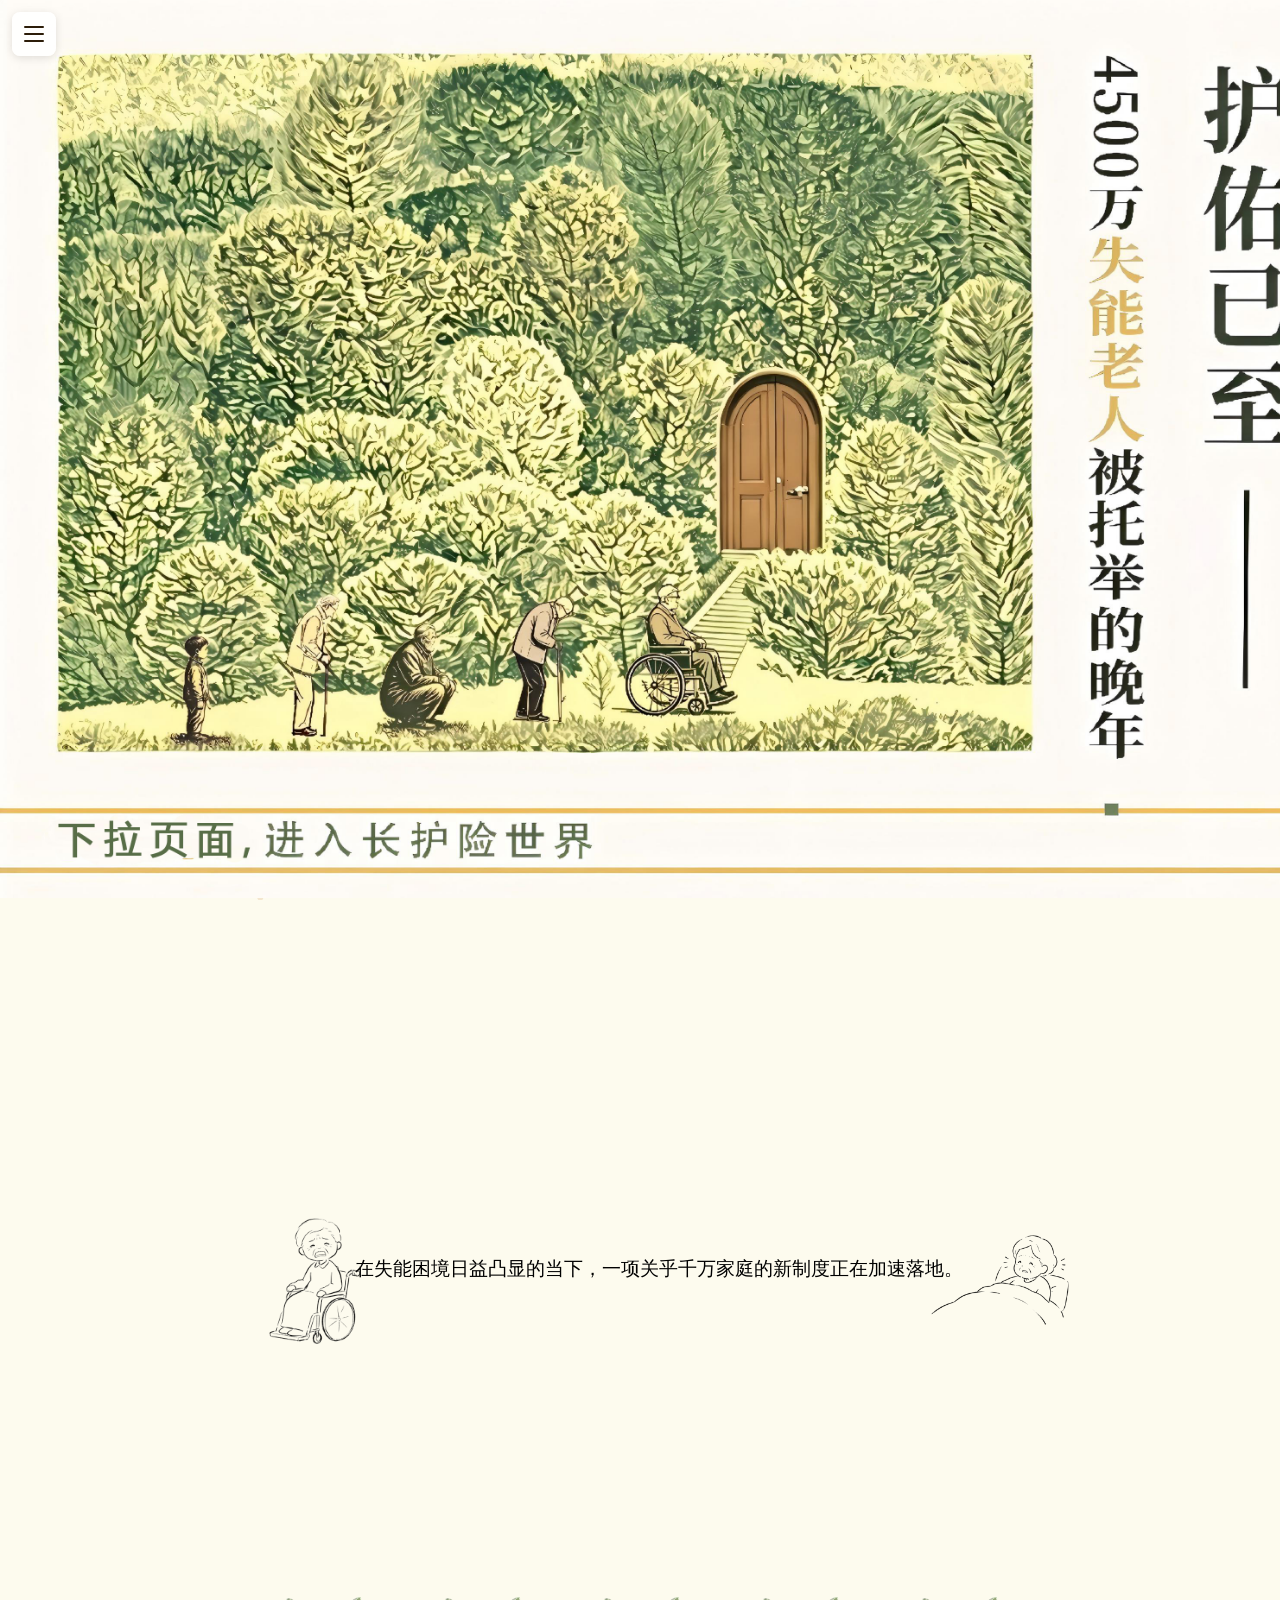
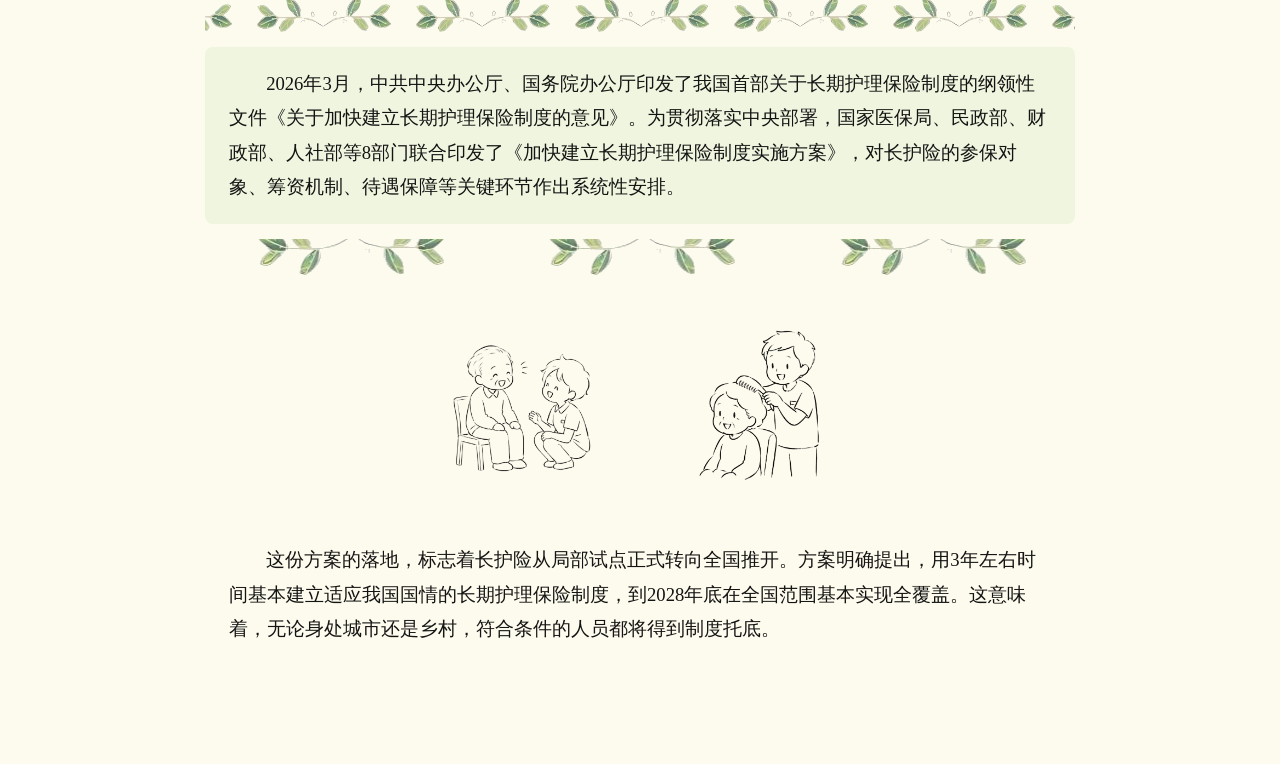
<file: index.html>
<!-- Generated by Trae Work -->
<!doctype html>
<html lang="zh-CN">
<head>
  <meta charset="utf-8">
  <meta name="viewport" content="width=device-width, initial-scale=1">
  <title>“长”路未尽，“护”佑已至：4500万失能老人被托举的晚年</title>
  <meta name="description" content="长护险静态HTML数据新闻：4500万失能老人被托举的晚年">
  <link rel="stylesheet" href="./assets/styles/base.css">
  <link rel="stylesheet" href="./assets/styles/story.css">
  <style>
  /* ========== 全局字体：思源宋体 ========== */
  :root{
    --font-sans: "Noto Serif SC", serif;
    --font-serif: "Noto Serif SC", serif;
  }
  html, body{
    font-family: "Noto Serif SC", serif;
  }
  h1, h2, h3, h4, h5, h6,
  .chapter-label, .eyebrow,
  .title-overlay h2, .chapter-cover h2,
  .root-ending h2, .sources-panel h2,
  .story-kicker, .process-flow-title,
  .interaction-card h3, .chart-card h3,
  .process-card h3, .loop-card h3,
  .waffle-module h3, .modal-title,
  .tooltip-title, .country-name,
  .person-name, #calcOutput{
    font-weight: 700;
  }
  p, li, span, div, a, td, th,
  label, input, textarea, button{
    font-weight: 400;
  }

  /* ============== 自定义光标 · 雨伞开合（DOM + 区域热区方案） ============== */
  /*
   * [全局重构] 使用 DOM 元素模拟光标 + 区域点击热区检测。
   * 鼠标移动：transform: translate3d() GPU 加速，零延迟。
   * 点击热区：伞覆盖区域（48×48）的 9 个采样点检测，
   *          伞尖、伞柄、伞面任意位置触碰可交互元素都能触发点击。
   */
  html, body { cursor: none; }
  *, *::before, *::after { cursor: none !important; }

  .umbrella-cursor {
    position: fixed;
    left: 0; top: 0;
    width: 48px; height: 48px;
    pointer-events: none;
    z-index: 2147483647;
    /* [灵敏度优化] transform: translate3d() 触发 GPU 渲染管线，
       无 layout/paint 开销，零延迟跟随鼠标 */
    transform: translate3d(-100px, -100px, 0);
    will-change: transform;
  }

  .umbrella-cursor::before,
  .umbrella-cursor::after {
    content: "";
    position: absolute;
    inset: 0;
    background-position: center;
    background-repeat: no-repeat;
    background-size: contain;
    transition: opacity .25s cubic-bezier(.22,.8,.36,1);
    left: 0; top: 0; width: auto; height: auto;
    border: 0 !important;
    border-radius: 0 !important;
  }

  .umbrella-cursor::before {
    background-image: url("./assets/cursor/cursor_umbrella_close.png");
    opacity: 1;
  }

  .umbrella-cursor::after {
    background-image: url("./assets/cursor/cursor_umbrella_open.png");
    opacity: 0;
  }

  .umbrella-cursor.is-press::before { opacity: 0; }
  .umbrella-cursor.is-press::after  { opacity: 1; }

  @media (max-width: 767.98px), (hover: none) and (pointer: coarse) {
    html, body { cursor: auto; }
    *, *::before, *::after { cursor: auto !important; }
    .umbrella-cursor { display: none !important; }
  }

  @media (prefers-reduced-motion: reduce) {
    .umbrella-cursor::before,
    .umbrella-cursor::after {
      transition: none !important;
    }
  }

  /* ============== 老龄化插图 · 左右双栏对齐布局 ============== */
  .oldyear-row{
    display: grid;
    grid-template-columns: 1fr 1fr;
    gap: 2.5rem;
    align-items: center;          /* 垂直居中对齐 */
    margin: 1.6rem clamp(5rem,18vw,346px);
  }
  .oldyear-figure{
    margin:0;                    /* 取消浮动边距，由 grid gap 控制 */
    width:auto;
    max-width:100%;
    padding:0;
    background:transparent;
    border:0;
    border-radius:0;
    overflow:visible;
    box-shadow:none;
    display:flex;
    flex-direction:column;
    align-items:center;
    animation: oldyear-fade-in .9s ease-out both;
    transition: transform .35s ease;
    will-change: transform, opacity;
  }
  .oldyear-figure img{
    display:block;
    max-width:100%;
    height:auto;
    width:100%;
    object-fit:contain;
    border:0;
    border-radius:0;
    box-shadow:none;
    background:transparent;
    transition:transform .45s ease, width .45s ease, max-height .45s ease, border-radius .45s ease;
    cursor:zoom-in;
  }
  .oldyear-hover-hint{
    margin:.55rem 0 0;
    font-size:.76rem;
    line-height:1.5;
    color:rgba(190,138,52,.82);
    text-align:center;
    letter-spacing:.12em;
    text-shadow:0 0 8px rgba(255,232,160,.72),0 0 18px rgba(255,196,90,.36);
    animation:oldyear-hint-glow 2.2s ease-in-out infinite;
  }
  .oldyear-hover-backdrop{
    display:none;
  }
  .oldyear-preview-backdrop{
    position:fixed;
    inset:0;
    z-index:999996;
    pointer-events:none;
    opacity:0;
    visibility:hidden;
    background:rgba(26,20,14,.24);
    backdrop-filter:blur(5px);
    -webkit-backdrop-filter:blur(5px);
    transition:opacity .32s ease,visibility .32s ease;
  }
  .oldyear-preview-layer{
    position:fixed;
    inset:0;
    z-index:999997;
    display:grid;
    place-items:center;
    pointer-events:none;
    opacity:0;
    visibility:hidden;
    transition:opacity .32s ease,visibility .32s ease;
  }
  .oldyear-preview-layer img{
    display:block;
    width:auto;
    max-width:min(78vw,760px);
    max-height:78vh;
    object-fit:contain;
    border:0;
    border-radius:0;
    box-shadow:none;
    background:transparent;
    filter:none;
    transform:scale(.96);
    transition:transform .32s ease;
  }
  .oldyear-preview-backdrop.is-active,
  .oldyear-preview-layer.is-active{
    opacity:1;
    visibility:visible;
  }
  .oldyear-preview-layer.is-active img{
    transform:scale(1);
  }
  /* hover 互动：整个 figure 区域都可触发预览 */
  @media (hover:hover) and (pointer:fine){
    .oldyear-figure{
      cursor:zoom-in;
    }
    .oldyear-figure:hover .oldyear-hover-hint{
      opacity:.95;
    }
  }
  /* 淡入 + 轻微缩放关键帧 */
  @keyframes oldyear-fade-in{
    0%{ opacity:0; transform:translateY(12px) scale(.985); }
    100%{ opacity:1; transform:translateY(0) scale(1); }
  }
  @keyframes oldyear-hint-glow{
    0%,100%{ opacity:.72; text-shadow:0 0 6px rgba(255,232,160,.45); }
    50%{ opacity:1; text-shadow:0 0 12px rgba(255,232,160,.8),0 0 24px rgba(255,196,90,.38); }
  }
  /* 右侧文字 */
  .oldyear-wrap{
    margin-top:0;
    text-indent:2em;
    line-height:1.85;
    font-size:clamp(.95rem,1.3vw,1.1rem);
  }
  /* 独立下一段 */
  .oldyear-next{
    clear:both;
    text-indent:2em;
    margin-top:1rem;
  }
  /* 清浮动占位 */
  .oldyear-clear{ clear:both; height:0; font-size:0; line-height:0; }

  /* 移动端：单列堆叠 */
  @media (max-width: 720px){
    .oldyear-row{
      grid-template-columns:1fr;
      gap:1.2rem;
    }
    .oldyear-figure{
      margin:0;
      width:100%;
    }
    .oldyear-figure img{ height:auto; }
    .oldyear-wrap{ text-indent:2em; }
    .oldyear-next{ clear:none; text-indent:2em; }
  }

  /* 减少动画偏好：关闭入场与 hover 过渡 */
  @media (prefers-reduced-motion: reduce){
    .oldyear-figure,
    .oldyear-hover-hint,
    .oldyear-preview-backdrop,
    .oldyear-preview-layer,
    .oldyear-preview-layer img{
      animation:none !important;
      transition:none !important;
    }
    .oldyear-preview-layer img{ transform:none; }
  }

  /* ============== 基金投入趋势图 · 独立图片展示 ============== */
  /* 图片地址（可改为本地或网络链接）：./assets/images/fund_trend_img.png */
  .fund-trend-figure{
    margin:1.8rem auto 2.2rem;             /* 图片上下留白，不挤压周边段落 */
    width:min(100%, 860px);                /* 自适应容器，桌面端最大 860px */
    padding:0;
    border-radius:20px;
    overflow:hidden;
    background:transparent;
    box-shadow:0 16px 34px rgba(60,40,18,.13), 0 2px 10px rgba(0,0,0,.06);
    animation: fund-img-fade-in .9s ease-out both; /* 入场动画时长可调 */
    transition:transform .35s ease, box-shadow .35s ease;
    will-change:transform, opacity;
  }
  .fund-trend-figure img{
    display:block;
    width:100%;
    height:auto;
    max-height:560px;                       /* 防止超高图片压迫页面，可按需调大/调小 */
    object-fit:contain;                     /* 保持比例，不变形、不裁切 */
    background:#fffaf0;
  }
  .fund-trend-figure figcaption{
    margin:.65rem 0 0;
    font-size:.84rem;
    line-height:1.5;
    color:rgba(20,20,19,.56);
    text-align:center;
    letter-spacing:.04em;
  }
  .fund-trend-figure:hover{
    transform:translateY(-3px);
    box-shadow:0 22px 42px rgba(60,40,18,.18), 0 4px 12px rgba(0,0,0,.08);
  }
  @keyframes fund-img-fade-in{
    0%{ opacity:0; transform:translateY(12px) scale(.985); }
    100%{ opacity:1; transform:translateY(0) scale(1); }
  }
  /* JS 用于页面返回时重播图片动画 */
  body.fund-img-replay .fund-trend-figure{ animation:none; }
  body.fund-img-replay.is-fund-running .fund-trend-figure{ animation:fund-img-fade-in .9s ease-out both; }
  @media (max-width:720px){
    .fund-trend-figure{
      width:100%;
      margin:1.4rem auto 1.8rem;
      border-radius:16px;
    }
    .fund-trend-figure img{ max-height:none; }
  }
  @media (prefers-reduced-motion: reduce){
    .fund-trend-figure,
    body.fund-img-replay.is-fund-running .fund-trend-figure{
      animation:none !important;
      transition:none !important;
    }
    .fund-trend-figure:hover{ transform:none; }
  }

  /* ============== 正文段落 · 首行缩进两字符 ============== */
  /* 正文实际 DOM 层级：.story-shell > .article-body > (p / section > p) */
  .article-body > p,
  .article-body > section > p{
    text-indent: 2em;
  }
  /* blockquote 去掉浏览器默认左边距，整体与普通段落对齐；内部 p 同样首行缩进 */
  .article-body > blockquote,
  .article-body > section > blockquote{
    margin-left: 0;
    margin-right: 0;
    padding-left: 0;
    border-left: none;
  }
  .article-body > blockquote > p,
  .article-body > section > blockquote > p{
    text-indent: 2em;
  }

  /* 正文段落首行缩进（body 直接子元素 p） */
  body > p{
    text-indent: 2em;
  }
  body > p.story-kicker,
  body > p.oldyear-next{
    text-indent: 0;
  }

  /* 排除不需要缩进的元素：章节标题区、引导框、交互卡片内标题、图注等 */
  .chapter-cover p,
  .lead-box p,
  .interaction-card h3 + p,
  .chart-card h3 + p,
  .process-card h3 + p,
  .loop-card h3 + p,
  .waffle-module h3 + p,
  .module-note,
  .source-link,
  .visual-note,
  .oldyear-hover-hint,
  .bingyinqipao-figure figcaption{
    text-indent: 0;
  }

  /* ============== 滚动渐显 · 轻微上移淡入 ============== */
  /* 所有带 data-reveal 的元素：初始透明+下移，进入视口后平滑上移显现 */
  :root{
    --reveal-offset: 28px;              /* 初始下移距离：越大入场感越强 */
    --reveal-duration: .75s;            /* 渐显动画时长：可改为 .5s / 1s */
    --reveal-ease: cubic-bezier(.22,.8,.36,1); /* 缓动曲线：先快后柔 */
    --reveal-stagger: .06s;             /* 同屏多个元素依次出现的间隔 */
  }

  [data-reveal]{
    opacity: 0;
    transform: translateY(var(--reveal-offset));
    transition:
      opacity var(--reveal-duration) var(--reveal-ease),
      transform var(--reveal-duration) var(--reveal-ease);
    will-change: opacity, transform;
  }

  /* 进入视口后触发：透明→1，下移→0 */
  [data-reveal].is-visible{
    opacity: 1;
    transform: translateY(0);
  }

  /* 同一父容器内多个 [data-reveal] 依次渐显，避免同时弹出 */
  [data-reveal].is-visible + [data-reveal],
  [data-reveal].is-visible ~ [data-reveal]{
    transition-delay: var(--reveal-stagger);
  }

  /* 减少动画偏好：直接显示，无过渡 */
  @media (prefers-reduced-motion: reduce){
    [data-reveal]{
      opacity: 1 !important;
      transform: none !important;
      transition: none !important;
    }
  }

  /* ============== 章节冷暖色交替 · 视觉叙事节奏 ==============
     第1章 困境现实 → 冷色灰蓝（沉郁）
     第2章 制度政策 → 暖色琥珀金（希望）
     第3章 人物服务 → 暖色柔橙（温度）
     第4章 成效闭环 → 暖色棕金（收获）
     第5章 挑战磨合 → 冷色灰青（反思）
     第6章 展望尊严 → 暖色金回归（升华） */
  .chapter-cover.chapter-1{
    background: linear-gradient(180deg, #e8eef4 0%, #d4dce8 55%, #c2cdd9 100%);
  }
  .chapter-cover.chapter-1 h2{ color: #2c3e5a; }
  .chapter-cover.chapter-1 .chapter-label{ color: #5a7a9e; }

  .chapter-cover.chapter-2{
    background: linear-gradient(180deg, #f5efe1 0%, #ebe0c8 55%, #ddd0b0 100%);
  }
  .chapter-cover.chapter-2 h2{ color: #4a3520; }
  .chapter-cover.chapter-2 .chapter-label{ color: #b8860b; }

  .chapter-cover.chapter-3{
    background: linear-gradient(180deg, #f5ede4 0%, #f0e2d0 55%, #e8d4bc 100%);
  }
  .chapter-cover.chapter-3 h2{ color: #4a3222; }
  .chapter-cover.chapter-3 .chapter-label{ color: #c47a3a; }

  .chapter-cover.chapter-4{
    background: linear-gradient(180deg, #f5f0e6 0%, #ece4d2 55%, #e0d4be 100%);
  }
  .chapter-cover.chapter-4 h2{ color: #3e3018; }
  .chapter-cover.chapter-4 .chapter-label{ color: #a07830; }

  .chapter-cover.chapter-5{
    background: linear-gradient(180deg, #e8edf0 0%, #d8e0e6 55%, #c8d2da 100%);
  }
  .chapter-cover.chapter-5 h2{ color: #2e3e4e; }
  .chapter-cover.chapter-5 .chapter-label{ color: #5a8098; }

  .chapter-cover.chapter-6{
    background: linear-gradient(180deg, #f5efe1 0%, #ebe0c8 55%, #ddd0b0 100%);
  }
  .chapter-cover.chapter-6 h2{ color: #3e2e14; }
  .chapter-cover.chapter-6 .chapter-label{ color: #b8860b; }

  /* 第4章子标题样式：统一为 h3.chapter-sub */
  .chapter-sub{
    font-family: "Noto Serif SC", serif;
    font-size: clamp(1.15rem, 2.4vw, 1.4rem);
    font-weight: 700;
    color: var(--accent-gold, #b8860b);
    margin: 2rem 0 .6rem;
    padding-bottom: .35rem;
    border-bottom: 2px solid rgba(184, 134, 11, .2);
    letter-spacing: .02em;
  }

  /* ============== 首屏标题与门钥匙按钮 · 桌面端排版优化 ============== */
  /* 仅覆盖首屏 header，不影响正文其它模块 */
  .door-hero{
    background:url('./assets/images/home-cover-new.jpg') center top no-repeat;
    background-size: 100% auto;
    display:block;
    padding:0;
    /* 封面完整显示：宽度撑满屏幕，高度按图片比例自然撑开 */
    aspect-ratio: 16 / 9;
  }
  @media(max-width:900px){
    .door-hero{
      background-position:center top;
    }
  }

  /* ============== 病因风险气泡图 · aside 替换图片样式 ============== */
  :root{
    --bingyin-img-max-width: 920px;              /* 图片最大宽度：控制桌面端展示尺寸 */
    --bingyin-img-radius: 22px;                  /* 图片边缘柔和半径：数值越大边缘越圆润 */
    --bingyin-img-margin-y: clamp(1.8rem, 4vw, 3.2rem); /* 图片上下间距：避免挤压周边段落 */
    --bingyin-img-padding: clamp(.45rem, 1vw, .85rem);  /* 图片内侧留白：用于边缘自然过渡 */
    --bingyin-img-duration: .9s;                 /* 入场动画时长：可改为 .6s / 1.2s */
    --bingyin-img-scale-start: .985;             /* 入场初始缩放比例：越小缩放感越明显 */
    --bingyin-img-hover-scale: 1.012;            /* 鼠标悬停放大比例：建议 1.005~1.025 */
    --bingyin-img-hover-y: -3px;                 /* 鼠标悬停上移距离 */
    --bingyin-img-bg: rgba(255, 250, 240, .42);  /* 图片边缘融合底色：贴近页面暖色背景 */
    --bingyin-img-glow: rgba(245, 211, 146, .24);/* 边缘柔光颜色：越透明越自然 */
  }
  .bingyinqipao-figure,
  aside.bingyinqipao-figure{
    width: min(100%, var(--bingyin-img-max-width));
    margin: var(--bingyin-img-margin-y) auto;
    padding: var(--bingyin-img-padding);
    box-sizing: border-box;
    border: 0;
    border-radius: calc(var(--bingyin-img-radius) + var(--bingyin-img-padding));
    background:
      radial-gradient(circle at 50% 50%, var(--bingyin-img-bg) 0%, rgba(255,250,240,.24) 58%, rgba(255,250,240,0) 100%);
    box-shadow: 0 0 36px var(--bingyin-img-glow);
    overflow: hidden;
    animation: bingyin-img-enter var(--bingyin-img-duration) ease-out both;
    transition:
      transform .36s ease,
      filter .36s ease,
      box-shadow .36s ease;
    will-change: transform, opacity;
  }
  /* 图片地址（可替换为本地或网络链接）：./assets/images/bingyinqipao_img.png */
  .bingyinqipao-figure img,
  aside.bingyinqipao-figure img{
    display: block;
    width: 100%;
    height: auto;
    max-height: min(72vh, 680px);                /* 图片最大高度：防止桌面端过高压迫页面 */
    object-fit: contain;                         /* 保持比例，不变形、不裁切 */
    border: 0;
    border-radius: var(--bingyin-img-radius);
    background: transparent;
    -webkit-mask-image:
      linear-gradient(to right, transparent 0%, #000 5%, #000 95%, transparent 100%),
      linear-gradient(to bottom, transparent 0%, #000 5%, #000 95%, transparent 100%);
    -webkit-mask-composite: source-in;
    mask-image:
      linear-gradient(to right, transparent 0%, #000 5%, #000 95%, transparent 100%),
      linear-gradient(to bottom, transparent 0%, #000 5%, #000 95%, transparent 100%);
    mask-composite: intersect;
  }
  .bingyinqipao-figure:hover,
  aside.bingyinqipao-figure:hover{
    transform: translateY(var(--bingyin-img-hover-y)) scale(var(--bingyin-img-hover-scale));
    filter: saturate(1.035) contrast(1.015);
    box-shadow: 0 0 46px rgba(245, 211, 146, .32);
  }
  @keyframes bingyin-img-enter{
    0%{
      opacity: 0;
      transform: translateY(12px) scale(var(--bingyin-img-scale-start));
    }
    100%{
      opacity: 1;
      transform: translateY(0) scale(1);
    }
  }
  .bingyinqipao-figure.bingyinqipao-replay,
  aside.bingyinqipao-figure.bingyinqipao-replay{
    animation: bingyin-img-enter var(--bingyin-img-duration) ease-out both;
  }
  @media (max-width: 720px){
    :root{
      --bingyin-img-radius: 16px;                /* 移动端圆角 */
      --bingyin-img-margin-y: 1.4rem;            /* 移动端上下间距 */
      --bingyin-img-padding: .35rem;             /* 移动端内侧留白 */
    }
    .bingyinqipao-figure,
    aside.bingyinqipao-figure{
      width: 100%;
      max-width: 100%;
    }
    .bingyinqipao-figure img,
    aside.bingyinqipao-figure img{
      max-height: none;
    }
  }
  @media (prefers-reduced-motion: reduce){
    .bingyinqipao-figure,
    aside.bingyinqipao-figure{
      animation: none !important;
      transition: none !important;
    }
    .bingyinqipao-figure:hover,
    aside.bingyinqipao-figure:hover{
      transform: none !important;
      filter: none !important;
    }
  }




  /* ============== PC 宽屏适配 · 正文加宽 ==============
     大屏（≥1024px）：正文区域加宽，左右各留 15%-20% 做背景留白
     移动端（<1024px）保持原有 760px 窄版布局不变 */
  @media (min-width: 1024px){
    /* 正文主体：宽度占屏幕 60%-70%，左右各留约 15%-20% */
    .article-body{
      max-width: min(960px, 68vw);
      padding: 0 clamp(5rem,18vw,346px);
    }
    .article-body > .full-width{
      margin-left: calc(-1 * clamp(5rem, 18vw, 346px));
      margin-right: calc(-1 * clamp(5rem, 18vw, 346px));
    }

    /* 数据来源面板跟随正文宽度 */
    .sources-panel{
      max-width: min(960px, 68vw);
    }

    /* 章节封面内边距跟随加宽 */
    .chapter-cover{
      padding-left: clamp(3rem, 8vw, 6rem);
      padding-right: clamp(3rem, 8vw, 6rem);
    }

    /* 结语区域跟随 */
    .root-ending{
      padding-left: clamp(3rem, 8vw, 6rem);
      padding-right: clamp(3rem, 8vw, 6rem);
    }

    /* 交互卡片、图表卡片等跟随正文宽度，不超出 */
    .interaction-card,
    .chart-card,
    .process-card,
    .loop-card,
    .waffle-module,
    .flourish-switcher{
      max-width: 100%;
    }

    /* 华夫饼图格子容器在大屏适当放大 */
    .waffle{
      max-width: 480px;
    }

    /* 引用块左右间距跟随正文 */
    .article-body > blockquote,
    .article-body > section > blockquote{
      margin-left: 0;
      margin-right: 0;
    }
  }

  /* ============== Flourish 华夫饼图年份切换组件 ============== */
  :root{
    --flourish-max-width: 780px;          /* PC端图表最大宽度 */
    --flourish-ratio: 56.25%;            /* iframe 宽高比 16:9，按需改为 75% (4:3) 等 */
    --flourish-fade-duration: .5s;        /* 切换淡入淡出时长 */
    --flourish-fade-ease: var(--ease-soft); /* 复用全局缓动 */
    --flourish-btn-radius: var(--radius-sm); /* 按钮圆角 */
    --flourish-btn-gap: .5rem;            /* 按钮间距 */
  }

  /* 图表容器：居中、卡片背景 */
  .flourish-switcher{
    max-width: var(--flourish-max-width);
    margin: 2.4rem auto;
    padding: clamp(1.2rem, 3vw, 2rem);
    background: var(--card-bg);
    border-radius: var(--radius-lg);
    box-shadow: var(--shadow-soft);
  }

  /* 年份按钮组 */
  .flourish-btn-group{
    display: flex;
    flex-wrap: wrap;
    gap: var(--flourish-btn-gap);
    justify-content: center;
    margin-bottom: 1.2rem;
  }

  .flourish-btn{
    border: 1px solid rgba(20,20,19,.18);
    border-radius: var(--flourish-btn-radius);
    background: #fff7df;
    padding: .55rem 1.1rem;
    font-family: "Noto Serif SC", serif;
    font-size: clamp(.85rem, 1.6vw, .95rem);
    font-weight: 400;
    color: var(--text-dark);
    cursor: pointer;
    transition:
      background var(--duration-normal) var(--ease-soft),
      color var(--duration-normal) var(--ease-soft),
      box-shadow var(--duration-normal) var(--ease-soft),
      transform var(--duration-fast) var(--ease-soft);
    white-space: nowrap;
    user-select: none;
    -webkit-tap-highlight-color: transparent;
  }
  .flourish-btn:hover{
    background: var(--accent-gold);
    color: #fff;
    box-shadow: 0 4px 12px rgba(198,123,46,.25);
    transform: translateY(-1px);
  }
  .flourish-btn:active{
    transform: translateY(0);
  }
  /* 当前选中年份 */
  .flourish-btn.is-active{
    background: var(--accent-gold);
    color: #fff;
    box-shadow: 0 4px 16px rgba(198,123,46,.3);
    pointer-events: none; /* 选中后不可重复点击 */
  }
  /* 切换锁定期：所有按钮暂时禁用 */
  .flourish-btn-group.is-switching .flourish-btn{
    pointer-events: none;
    opacity: .6;
  }
  .flourish-btn-group.is-switching .flourish-btn.is-active{
    opacity: 1;
  }

  /* iframe 堆叠容器：相对定位，所有 iframe 绝对定位重叠 */
  .flourish-stage{
    position: relative;
    width: 100%;
    padding-top: var(--flourish-ratio); /* 用 padding-top 撑出高度，保持宽高比 */
    overflow: hidden;
    border-radius: var(--radius-md);
    background: rgba(255,252,242,.5);
  }

  .flourish-stage iframe{
    position: absolute;
    top: 0;
    left: 0;
    width: 100%;
    height: 100%;
    border: 0;
    border-radius: var(--radius-md);
    /* 默认隐藏，通过 opacity + visibility 过渡 */
    opacity: 0;
    visibility: hidden;
    transition:
      opacity var(--flourish-fade-duration) var(--flourish-fade-ease),
      visibility var(--flourish-fade-duration) var(--flourish-fade-ease);
    pointer-events: none; /* 隐藏时不可交互 */
  }
  /* 当前展示的 iframe */
  .flourish-stage iframe.is-visible{
    opacity: 1;
    visibility: visible;
    pointer-events: auto; /* 展示时可交互：保留 Flourish 悬浮弹窗等 */
    z-index: 1;
  }

  /* 移动端：图表铺满屏幕宽度，缩小间距 */
  @media (max-width: 900px){
    .flourish-switcher{
      max-width: 100%;
      margin: 1.6rem .5rem;
      padding: 1rem;
      border-radius: var(--radius-md);
    }
    .flourish-btn{
      padding: .45rem .85rem;
      font-size: .82rem;
    }
    .flourish-btn-group{
      gap: .4rem;
    }
  }

  /* 减少动画偏好：直接切换，无过渡 */
  @media (prefers-reduced-motion: reduce){
    .flourish-stage iframe{
      transition: none !important;
    }
    .flourish-btn{
      transition: none !important;
    }
  }





  /* ============== PinScrollSection · 分段固定视差滚动组件 ==============
     Readymag 同款：左侧图表 sticky 固定，右侧文字分段平移 + 图表切换 */
  .pin-scroll-section{
    position: relative;
    /* 高度由 JS 动态设置 */
  }

  /* 固定阶段：stage 吸顶 */
  .pin-scroll-section.is-pinned .pin-stage{
    position: fixed;
    top: 0;
    left: 0;
    right: 0;
    height: 100vh;
    z-index: 5;
    display: grid;
    grid-template-columns: 1fr 1fr;
    gap: 4vw;
    align-items: center;
    padding: 0 6vw;
    background: var(--bg-main, #f5efe1);
  }

  /* 解除固定后：stage 回到文档流 */
  .pin-scroll-section:not(.is-pinned) .pin-stage{
    position: relative;
    display: grid;
    grid-template-columns: 1fr 1fr;
    gap: 4vw;
    align-items: center;
    padding: 10vh 6vw;
    min-height: 100vh;
  }

  /* ---- 左侧图表容器 ---- */
  .pin-chart-wrap{
    position: relative;
    width: 100%;
    height: 70vh;
    overflow: hidden;
  }

  /* 单张图表 */
  .pin-chart{
    position: absolute;
    inset: 0;
    display: grid;
    place-items: center;
    opacity: 0;
    transform: translateX(60px);
    transition:
      opacity var(--pin-chart-duration, .6s) var(--pin-ease, cubic-bezier(.4,0,.2,1)),
      transform var(--pin-chart-duration, .6s) var(--pin-ease, cubic-bezier(.4,0,.2,1));
    pointer-events: none;
  }

  .pin-chart.is-active{
    opacity: 1;
    transform: translateX(0);
    pointer-events: auto;
  }

  .pin-chart.is-exit{
    opacity: 0;
    transform: translateX(-60px);
  }

  .pin-chart.is-enter{
    opacity: 0;
    transform: translateX(60px);
  }

  /* ---- 右侧文字容器 ---- */
  .pin-text-wrap{
    position: relative;
    width: 100%;
    height: 70vh;
    overflow: hidden;
  }

  /* 单段文字 */
  .pin-text{
    position: absolute;
    inset: 0;
    display: flex;
    flex-direction: column;
    justify-content: center;
    padding: 2rem 0;
    opacity: 0;
    transform: translateY(40px);
    transition:
      opacity var(--pin-text-duration, .5s) var(--pin-ease, cubic-bezier(.4,0,.2,1)),
      transform var(--pin-text-duration, .5s) var(--pin-ease, cubic-bezier(.4,0,.2,1));
  }

  .pin-text.is-active{
    opacity: 1;
    transform: translateY(0);
  }

  .pin-text.is-exit{
    opacity: 0;
    transform: translateY(-40px);
  }

  .pin-text.is-enter{
    opacity: 0;
    transform: translateY(40px);
  }

  /* 移动端：单列堆叠 */
  @media (max-width: 900px){
    .pin-scroll-section.is-pinned .pin-stage,
    .pin-scroll-section:not(.is-pinned) .pin-stage{
      grid-template-columns: 1fr;
      gap: 2rem;
      padding: 4vh 5vw;
    }
    .pin-chart-wrap{
      height: 40vh;
    }
    .pin-text-wrap{
      height: 50vh;
    }
  }

  /* 减少动画偏好 */
  @media (prefers-reduced-motion: reduce){
    .pin-chart, .pin-text{
      transition: none !important;
    }
  }

  /* ============== PinScrollSection · 高级交互增强 ============== */

  /* ---- 地图 iframe 自适应容器 ---- */
  .pin-chart iframe{
    width: 100%;
    height: 100%;
    border: 0;
    border-radius: 8px;
    box-shadow: 0 8px 32px rgba(0,0,0,.08);
  }

  /* 地图占位符样式 */
  .pin-chart-placeholder{
    width: 100%;
    height: 100%;
    display: grid;
    place-items: center;
    background: var(--card-bg, rgba(255,252,242,.8));
    border-radius: 8px;
    box-shadow: 0 8px 32px rgba(0,0,0,.08);
  }
  .pin-chart-placeholder svg{
    width: 90%;
    height: auto;
    max-height: 80%;
  }
  .pin-chart-note{
    position: absolute;
    bottom: 1rem;
    font-size: .75rem;
    color: rgba(20,20,19,.4);
    text-align: center;
  }

  /* ---- 文字段落增强 ---- */
  .pin-text-title{
    font-family: "Noto Serif SC", serif;
    font-size: clamp(1.4rem, 3vw, 2rem);
    color: #2c1d09;
    margin: 0 0 1.2rem;
    letter-spacing: -.02em;
  }
  .pin-text p{
    font-size: clamp(.95rem, 1.6vw, 1.1rem);
    line-height: 1.8;
    color: rgba(20,20,19,.78);
    margin: 0 0 1rem;
  }

  /* ---- 关键词悬停高亮（模拟地图联动） ---- */
  .pin-keyword{
    position: relative;
    color: var(--accent-gold, #b8860b);
    font-weight: 400;
    cursor: help;
    transition: color .25s ease;
    border-bottom: 1px dashed rgba(184,134,11,.35);
  }
  .pin-keyword::after{
    content: attr(data-highlight);
    position: absolute;
    bottom: calc(100% + 6px);
    left: 50%;
    transform: translateX(-50%) scale(.9);
    padding: .35rem .7rem;
    background: #2c1d09;
    color: #f5efe1;
    font-size: .72rem;
    font-weight: 400;
    border-radius: 4px;
    white-space: nowrap;
    opacity: 0;
    pointer-events: none;
    transition: opacity .2s ease, transform .2s ease;
  }
  .pin-keyword:hover{
    color: #8b6914;
    border-bottom-color: rgba(184,134,11,.7);
  }
  .pin-keyword:hover::after{
    opacity: 1;
    transform: translateX(-50%) scale(1);
  }

  /* ---- 文字进入时的渐进显现 ---- */
  .pin-text.is-enter{
    opacity: 0;
    transform: translateY(40px) scale(.98);
  }
  .pin-text.is-active{
    opacity: 1;
    transform: translateY(0) scale(1);
  }
  .pin-text.is-exit{
    opacity: 0;
    transform: translateY(-40px) scale(.98);
  }

  /* ---- 图表切换时的视差纵深 ---- */
  .pin-chart.is-active{
    opacity: 1;
    transform: translateX(0) scale(1);
    filter: blur(0);
  }
  .pin-chart.is-exit{
    opacity: 0;
    transform: translateX(-80px) scale(.92);
    filter: blur(4px);
  }
  .pin-chart.is-enter{
    opacity: 0;
    transform: translateX(80px) scale(.92);
    filter: blur(4px);
  }

  /* ---- 段落进度指示器 ---- */
  .pin-progress-bar{
    position: absolute;
    left: 0;
    bottom: 0;
    height: 3px;
    background: var(--accent-gold, #b8860b);
    border-radius: 0 2px 2px 0;
    transition: width .3s ease;
    z-index: 10;
  }

  /* ============== 藤蔓文字框 · 生长动画（重写版） ============== */
  .vine-text-frame{
    position: relative;
    padding: 2.5rem 2rem;
    margin: 1.5rem 0;
    border-radius: 12px;
    /* 初始：完全透明、中心缩放为0 */
    background: rgba(180, 220, 160, 0);
    transform: scale(0);
    opacity: 0;
    transition: background .8s ease .1s, transform .8s cubic-bezier(.34,1.2,.64,1), opacity .5s ease;
    transform-origin: center center;
    overflow: visible;
    z-index: 1;
  }

  /* 激活后：中心放大到位，背景渐显 */
  .vine-text-frame.is-grown{
    background: rgba(180, 220, 160, .18);
    transform: scale(1);
    opacity: 1;
  }

  /* ---- 藤蔓层：绝对定位铺满整个文字框，z-index 在文字之下 ---- */
  .vine-layer{
    position: absolute;
    inset: -6px;
    z-index: -1;
    pointer-events: none;
    overflow: visible;
  }
  .vine-layer svg{
    width: 100%;
    height: 100%;
    overflow: visible;
  }

  /* ---- 藤蔓路径：stroke-dashoffset 逐段绘制 ---- */

  /* 激活后藤蔓绘制 */
  /* 四边藤蔓依次绘制 */

  /* ---- 叶子：缩放弹出 ---- */
  /* 叶子弹出（边框绘制完成后） */

  /* 移动端适配 */
  @media (max-width: 900px){
    .vine-text-frame{
      padding: 1.8rem 1.2rem;
    }
    .vine-layer{
      inset: -4px;
    }
  }

  /* ============== 2028全覆盖 · 扩散圆点插画 ============== */
  .coverage-illustration{
    position: relative;
    width: 100%;
    max-width: 900px;
    margin: 2rem auto 3rem;
    overflow: visible;
  }
  .coverage-illustration svg{
    width: 100%;
    height: auto;
    display: block;
  }
  .coverage-title{
    position: absolute;
    top: 6%;
    left: 50%;
    transform: translateX(-50%);
    font-family: "Noto Serif SC", serif;
    font-size: clamp(1.3rem, 3vw, 2.2rem);
    font-weight: 700;
    color: #3a6b5a;
    letter-spacing: .08em;
    white-space: nowrap;
    text-align: center;
  }
  @media (max-width: 900px){
    .coverage-illustration{
      margin: 1.5rem auto 2rem;
    }
  }

  /* ============== 小宇舅舅一日轨迹 · 5层交互卡片 ============== */
  .uncle-tracker{
    display: flex;
    flex-direction: column;
    align-items: center;
    gap: 1.2rem;
    padding: 2rem 1.5rem;
    text-align: center;
  }

  /* 第一层：标题 */
  .uncle-tracker h3{
    margin: 0;
    font-size: clamp(1.1rem, 2.4vw, 1.5rem);
    color: var(--text-dark);
    letter-spacing: .02em;
  }

  /* 第二层：插画展示区（容器自动匹配原图尺寸） */
  .uncle-illust-wrap{
    width: 100%;
    max-width: 560px;
    border-radius: var(--radius-md, 12px);
    overflow: hidden;          /* 无滚动条 */
    background: var(--card-bg, rgba(255,252,242,.88));
    box-shadow: var(--shadow-soft, 0 24px 80px rgba(44,34,24,.14));
    display: flex;
    align-items: center;
    justify-content: center;
    padding: 0;                /* 图片填满容器 */
  }
  .uncle-illust-wrap img{
    width: 100%;               /* 图片宽度填满容器 */
    height: auto;              /* 高度按原比例自动计算 */
    max-width: none;
    max-height: none;
    display: block;
    transition: opacity .25s ease;
  }

  /* 第三层：横向滑动轴 */
  .uncle-slider-wrap{
    width: 85%;
    max-width: 520px;
  }
  .uncle-slider-wrap input[type="range"]{
    width: 100%;
    -webkit-appearance: none;
    appearance: none;
    height: 10px;
    border-radius: 5px;
    background: linear-gradient(to right, var(--accent-green, #5f7d4f) 0%, var(--accent-green, #5f7d4f) 10%, rgba(20,20,19,.1) 10%);
    outline: none;
    cursor: pointer;
    margin: .5rem 0;
  }
  .uncle-slider-wrap input[type="range"]::-webkit-slider-thumb{
    -webkit-appearance: none;
    appearance: none;
    width: 28px;
    height: 28px;
    border-radius: 50%;
    background: var(--accent-green, #5f7d4f);
    border: 3px solid #fff;
    box-shadow: 0 2px 8px rgba(0,0,0,.2);
    cursor: grab;
    transition: transform .15s ease;
    /* 热区扩展：透明外圈扩大点击区域 */
    outline: 12px solid transparent;
    outline-offset: 0;
  }
  .uncle-slider-wrap input[type="range"]::-webkit-slider-thumb:active{
    transform: scale(1.15);
    cursor: grabbing;
  }
  .uncle-slider-wrap input[type="range"]::-moz-range-thumb{
    width: 28px;
    height: 28px;
    border-radius: 50%;
    background: var(--accent-green, #5f7d4f);
    border: 3px solid #fff;
    box-shadow: 0 2px 8px rgba(0,0,0,.2);
    cursor: grab;
    /* 热区扩展 */
    outline: 12px solid transparent;
    outline-offset: 0;
  }
  .uncle-slider-labels{
    display: flex;
    justify-content: space-between;
    font-size: .65rem;
    color: var(--text-light, #757063);
    margin-top: .2rem;
    padding: 0 2px;
  }

  /* 第四层：时间文字 */
  .uncle-time{
    font-family: var(--font-serif, "Noto Serif SC", serif);
    font-size: clamp(1.6rem, 4vw, 2.2rem);
    font-weight: 400;
    color: var(--accent-green, #5f7d4f);
    letter-spacing: .05em;
    margin: 0;
  }

  /* 第五层：事件描述 */
  .uncle-event{
    font-size: clamp(.95rem, 1.8vw, 1.15rem);
    line-height: 1.7;
    color: var(--text-dark);
    max-width: 480px;
    margin: 0;
    min-height: 3.5em;
  }

  /* 移动端适配 */
  @media (max-width: 640px){
    .uncle-slider-wrap{
      width: 92%;
    }
    .uncle-slider-labels{
      font-size: .55rem;
    }
  }

  /* ============== 插入图片通用样式 ============== */
  .inserted-image{
    margin: 1.5rem auto;
    max-width: 640px;
    text-align: center;
  }
  .inserted-image img{
    width: 100%;
    height: auto;
    border-radius: var(--radius-md, 12px);
    box-shadow: var(--shadow-soft, 0 24px 80px rgba(44,34,24,.14));
    display: block;
  }
  .inserted-image figcaption{
    font-size: .85rem;
    color: var(--text-light, #757063);
    margin-top: .6rem;
  }

  /* ============== 长护险参保人群政策速查 · 样式 ============== */
  .calc-source{
    font-size: .8rem;
    color: var(--text-light, #757063);
    margin: .3rem 0 .8rem;
    text-align: center;
  }

  /* 6 个按钮：两行 3+3 排布，统一固定尺寸 */
  .role-buttons{
    display: grid;
    grid-template-columns: repeat(3, 1fr);
    gap: .7rem;
    width: 100%;
    max-width: 560px;
    margin: 0 auto;
  }
  .role-buttons button{
    display: flex;
    flex-direction: column;
    align-items: center;
    justify-content: flex-start;
    gap: .35rem;
    padding: .55rem .3rem .45rem;
    border: 1px solid rgba(20,20,19,.08);
    border-radius: 10px;
    background: rgba(255,252,242,.7);
    cursor: pointer;
    transition: background .2s ease, border-color .2s ease, transform .15s ease;
    font-family: inherit;
    font-size: .82rem;
    color: var(--text-dark, rgba(20,20,19,.82));
    line-height: 1.25;
    text-align: center;
    min-height: 110px;
  }
  .role-buttons button:hover{
    background: rgba(255,252,242,.95);
    border-color: rgba(20,20,19,.15);
    transform: translateY(-1px);
  }
  .role-buttons button.is-active{
    background: var(--accent-green, #5f7d4f);
    color: #fff;
    border-color: var(--accent-green, #5f7d4f);
    box-shadow: 0 4px 12px rgba(95,125,79,.3);
  }
  .role-buttons button.is-active:hover{
    background: var(--accent-green, #5f7d4f);
    transform: translateY(-1px);
  }
  /* 按钮内 PNG 标识：放大适配按钮 */
  .role-buttons button img{
    width: 72px;
    height: 72px;
    object-fit: contain;
    display: block;
    filter: none;
    background: transparent;
  }
  .role-buttons button.is-active img{
    filter: brightness(1.15);
  }

  /* 缴费基数输入栏 */
  .calc-input-row{
    display: flex;
    align-items: center;
    justify-content: center;
    gap: .5rem;
    margin: 1rem 0 .6rem;
    font-size: clamp(.95rem, 1.4vw, 1.1rem);
    color: var(--text-dark, rgba(20,20,19,.82));
  }
  .calc-input-row input[type="number"]{
    width: 120px;
    padding: .4rem .6rem;
    border: 1px solid rgba(20,20,19,.12);
    border-radius: 6px;
    background: rgba(255,252,242,.8);
    font-family: inherit;
    font-size: 1rem;
    color: var(--text-dark);
    text-align: right;
  }

  /* 测算结果展示区 */
  .calc-result{
    text-align: center;
    font-size: clamp(1rem, 1.6vw, 1.2rem);
    line-height: 1.7;
    color: var(--text-dark, rgba(20,20,19,.82));
    padding: .8rem 1rem;
    background: rgba(255,252,242,.6);
    border-radius: 8px;
    margin: 0 0 .6rem;
    min-height: 3em;
  }
  .calc-result strong{
    color: var(--accent-green, #5f7d4f);
    font-weight: 700;
    font-size: 1.15em;
  }
  .calc-result .calc-unit{
    font-size: .85em;
    color: var(--text-light, #757063);
  }

  .calc-policy{
    text-align: left;
    line-height: 1.85;
    font-size: clamp(.92rem, 1.4vw, 1.05rem);
    color: var(--text-dark, rgba(20,20,19,.82));
    padding: 1rem 1.2rem;
    background: rgba(255,252,242,.5);
    border-radius: 8px;
    margin-top: .8rem;
    min-height: 4em;
  }
  .calc-policy strong{
    color: #2c1d09;
    font-weight: 400;
  }
  .calc-policy p{
    margin: 0 0 .8rem;
  }
  .calc-policy p:last-child{
    margin-bottom: 0;
  }

  /* 移动端适配 */
  @media (max-width: 640px){
    .role-buttons button{
      flex: 1 1 100px;
      min-width: 100px;
      font-size: .72rem;
      padding: .5rem .3rem;
    }
    .role-buttons button img{
      width: 28px;
      height: 28px;
    }
  }

  /* ============== 照护场景插画：按比例缩小，与文段同宽 ============== */
  .care-illust-figure{
    margin: 1.2rem auto 1.5rem;
    display: flex;
    justify-content: center;
    width: 100%;
    max-width: 100%;
  }
  .care-illust-figure img{
    width: 100%;
    height: auto;
    display: block;
    border-radius: 8px;
    box-shadow: var(--shadow-soft, 0 24px 80px rgba(44,34,24,.14));
    /* 渐显入场动画 */
    opacity: 0;
    animation: care-illust-fade-in 1.2s ease-out forwards;
    /* 悬浮时无变形、无缩放 */
    transition: none;
  }
  .care-illust-figure img:hover{
    transform: none;
  }
  @keyframes care-illust-fade-in{
    0%{ opacity: 0; }
    100%{ opacity: 1; }
  }

  /* 移动端适配：图片宽度不超过屏幕，可横向滚动查看完整画面 */
  @media (max-width: 640px){
    .care-illust-figure{
      width: 100%;
      max-width: 100%;
      overflow-x: auto;
      justify-content: flex-start;
      padding: 0 .5rem;
      box-sizing: border-box;
    }
    .care-illust-figure img{
      max-width: none;
      max-height: none;
      width: auto;
      height: auto;
      margin: 0 auto;
    }
  }

  /* ============== 城市滑杆：黑白到彩色 ============== */
  .city-triptych{
    display: grid;
    grid-template-columns: repeat(3, 1fr);
    gap: 1.2rem;
    width: 100%;
    margin-top: 1rem;
  }
  .city-pane{
    display: flex;
    flex-direction: column;
    align-items: center;
    gap: .6rem;
  }
  .city-pane h4{
    margin: 0;
    font-size: 1rem;
    color: var(--text-dark, rgba(20,20,19,.82));
  }
  .city-text{
    font-size: .85rem;
    color: var(--text-dark, rgba(20,20,19,.82));
    text-align: center;
    min-height: 1.6em;
  }
  .city-text strong{
    color: var(--accent-green, #5f7d4f);
    font-weight: 400;
  }
  /* 黑白 + 彩色叠层 */
  .city-images{
    position: relative;
    width: 100%;
    aspect-ratio: 4 / 3;
    overflow: hidden;
    border-radius: 8px;
  }
  .city-images img{
    position: absolute;
    inset: 0;
    width: 100%;
    height: 100%;
    object-fit: contain;
    display: block;
  }
  .city-images .city-bw{
    z-index: 1;
  }
  .city-images .city-color{
    z-index: 2;
    clip-path: inset(0 100% 0 0); /* 初始完全隐藏（右侧裁切100%） */
    transition: clip-path .05s linear;
  }
  /* 滑杆 */
  .city-pane input[type="range"]{
    width: 90%;
    -webkit-appearance: none;
    appearance: none;
    height: 10px;
    border-radius: 5px;
    background: linear-gradient(to right, #4a90d9 0%, #4a90d9 0%, #ddd 0%, #ddd 100%);
    outline: none;
    cursor: pointer;
    margin: .4rem 0;
  }
  .city-pane input[type="range"]::-webkit-slider-thumb{
    -webkit-appearance: none;
    appearance: none;
    width: 18px;
    height: 18px;
    border-radius: 50%;
    background: #4a90d9;
    border: 2px solid #fff;
    box-shadow: 0 1px 4px rgba(0,0,0,.2);
    cursor: grab;
    outline: 14px solid transparent;
    outline-offset: 0;
  }
  .city-pane input[type="range"]::-webkit-slider-thumb:active{
    cursor: grabbing;
  }
  .city-pane input[type="range"]::-moz-range-thumb{
    width: 18px;
    height: 18px;
    border-radius: 50%;
    background: #4a90d9;
    border: 2px solid #fff;
    outline: 14px solid transparent;
    outline-offset: 0;
    box-shadow: 0 1px 4px rgba(0,0,0,.2);
    cursor: grab;
  }
  /* 移动端：单列 */
  @media (max-width: 720px){
    .city-triptych{
      grid-template-columns: 1fr;
    }
  }

  /* ============== 章节封面转场：全屏背景 + 标题动画 ============== */
  .chapter-cover{
    position: relative;
    overflow: hidden;
    min-height: 100vh;
    display: flex;
    flex-direction: column;
    align-items: center;
    justify-content: center;
  }
  /* 全屏封面背景图 */
  .ch-cover-bg{
    position: absolute;
    inset: 0;
    z-index: 0;
  }
  .ch-cover-bg img{
    width: 100%;
    height: 100%;
    object-fit: cover;
    display: block;
  }
  /* 章节标题层级：在背景图之上 */
  .chapter-cover .chapter-label,
  .chapter-cover h2{
    position: relative;
    z-index: 3;
    font-weight: bold;
  }

  /* ========== 通用章节标题动画元素（第一章标题/第二章木牌/第三章标题） ========== */
  .ch-title-el{
    position: absolute;
    z-index: 2;
    pointer-events: none;
    /* 初始状态：隐藏在画面上方 */
    opacity: 0;
    transform: translateY(-120%);
    transition: opacity .6s ease, transform .6s ease;
  }
  /* 阶段②：坠落入场 */
  .ch-title-el.phase-drop{
    opacity: 1;
    transform: translateY(0);
    animation: title-drop 0.8s cubic-bezier(.34, 1.56, .64, 1) forwards;
  }
  /* 阶段②续：摆动 */
  .ch-title-el.phase-swing{
    opacity: 1;
    transform: translateY(0);
    transform-origin: top center;
    animation: title-swing 1.2s ease-in-out forwards;
  }
  /* 阶段③：渐淡 */
  .ch-title-el.phase-fade{
    opacity: 0;
    transform: translateY(0);
    transition: opacity 1s ease-out, transform 1s ease-out;
  }
  /* 阶段①：隐藏 */
  .ch-title-el.phase-hide{
    opacity: 0;
    transform: translateY(-120%);
    transition: opacity .6s ease, transform .6s ease;
  }

  /* 第一章标题位置：左上角 */
  .chapter-1 .ch-title-el{
    left: 5%;
    top: 8%;
    transform: translateY(-120%);
    text-align: left;
    color: #fff;
    text-shadow: 0 2px 8px rgba(0,0,0,.4);
  }
  .chapter-1 .ch-title-el.phase-drop,
  .chapter-1 .ch-title-el.phase-swing,
  .chapter-1 .ch-title-el.phase-fade{
    transform: translateY(0);
  }
  .chapter-1 .ch-title-el.phase-hide{
    transform: translateY(-120%);
  }

  /* 第二章木牌位置 */
  .chapter-2 .ch-title-el{
    left: 8%;
    top: 8%;
    width: 84%;
    max-width: 1600px;
  }
  .chapter-2 .ch-title-el img{
    width: 100%;
    height: auto;
    display: block;
    filter: drop-shadow(0 8px 16px rgba(0,0,0,.25));
  }

  /* 第三章标题位置：左上角 */
  .chapter-3 .ch-title-el{
    left: 5%;
    top: 8%;
    transform: translateY(-120%);
    text-align: left;
    color: #fff;
    text-shadow: 0 2px 8px rgba(0,0,0,.4);
  }
  .chapter-3 .ch-title-el.phase-drop,
  .chapter-3 .ch-title-el.phase-swing,
  .chapter-3 .ch-title-el.phase-fade{
    transform: translateY(0);
  }
  .chapter-3 .ch-title-el.phase-hide{
    transform: translateY(-120%);
  }

  /* 第四章标题位置：右边偏上 */
  .chapter-4 .ch-title-el{
    left: auto;
    right: 5%;
    top: 15%;
    transform: translateY(-120%);
    text-align: right;
    color: #fff;
    text-shadow: 0 2px 8px rgba(0,0,0,.4);
  }
  .chapter-4 .ch-title-el.phase-drop,
  .chapter-4 .ch-title-el.phase-swing,
  .chapter-4 .ch-title-el.phase-fade{
    transform: translateY(0);
  }
  .chapter-4 .ch-title-el.phase-hide{
    transform: translateY(-120%);
  }

  /* 第五章标题位置：居中偏下 */
  .chapter-5 .ch-title-el{
    left: 50%;
    top: 75%;
    transform: translateX(-50%) translateY(-120%);
    text-align: center;
    color: #fff;
    text-shadow: 0 2px 8px rgba(0,0,0,.4);
  }
  .chapter-5 .ch-title-el.phase-drop,
  .chapter-5 .ch-title-el.phase-swing,
  .chapter-5 .ch-title-el.phase-fade{
    transform: translateX(-50%) translateY(0);
  }
  .chapter-5 .ch-title-el.phase-hide{
    transform: translateX(-50%) translateY(-120%);
  }

  /* 第六章标题位置：左边偏上 */
  .chapter-6 .ch-title-el{
    left: 5%;
    top: 8%;
    transform: translateY(-120%);
    text-align: left;
    color: #fff;
    text-shadow: 0 2px 8px rgba(0,0,0,.4);
  }
  .chapter-6 .ch-title-el.phase-drop,
  .chapter-6 .ch-title-el.phase-swing,
  .chapter-6 .ch-title-el.phase-fade{
    transform: translateY(0);
  }
  .chapter-6 .ch-title-el.phase-hide{
    transform: translateY(-120%);
  }

  /* 坠落关键帧 */
  @keyframes title-drop{
    0%{ opacity: 0; transform: translateY(-120%) rotate(-3deg); }
    60%{ opacity: 1; transform: translateY(5%) rotate(2deg); }
    80%{ transform: translateY(-3%) rotate(-1deg); }
    100%{ opacity: 1; transform: translateY(0) rotate(-3deg); }
  }
  /* 摆动关键帧 */
  @keyframes title-swing{
    0%{ transform: rotate(-3deg); }
    15%{ transform: rotate(5deg); }
    30%{ transform: rotate(-4deg); }
    45%{ transform: rotate(3deg); }
    60%{ transform: rotate(-2deg); }
    75%{ transform: rotate(1deg); }
    100%{ transform: rotate(0deg); }
  }

  /* 移动端适配 */
  @media (max-width: 720px){
    .chapter-2 .ch-title-el{
      left: 5%;
      top: 5%;
      width: 90%;
      max-width: 800px;
    }
  }

  /* ============== 老年人口数据图：sticky 左右布局 + 滚动渐显 ============== */
  .sticky-data-section{
    display: flex;
    align-items: flex-start;
    gap: 2rem;
    margin: 1.5rem 0;
    position: relative;
  }
  .sticky-data-image{
    flex: 0 0 50%;
    position: sticky;
    top: 10vh;
    align-self: flex-start;
    /* 初始隐藏 */
    opacity: 0;
    transition: opacity 1.2s ease-out;
  }
  .sticky-data-image.is-visible{
    opacity: 1;
  }
  .sticky-data-image img{
    width: 100%;
    height: auto;
    display: block;
    border-radius: 8px;
    box-shadow: var(--shadow-soft, 0 24px 80px rgba(44,34,24,.14));
  }
  .sticky-data-texts{
    flex: 1 1 auto;
    display: flex;
    flex-direction: column;
    gap: 1rem;
  }
  .sticky-data-texts p{
    margin: 0;
    text-indent: 2em;
    text-align: justify;
    opacity: 0;
    transform: translateY(20px);
    transition: opacity .8s ease, transform .8s ease;
  }
  .sticky-data-texts p.is-visible{
    opacity: 1;
    transform: translateY(0);
  }

  /* 移动端适配 */
  @media (max-width: 720px){
    .sticky-data-section{
      flex-direction: column;
      gap: 1rem;
    }
    .sticky-data-image{
      flex: 0 0 auto;
      max-width: 100%;
      position: relative;
      top: auto;
      opacity: 1;
    }
    .sticky-data-texts p{
      opacity: 1;
      transform: none;
    }
  }

  /* ============== 中年群体多元就业选择对比 ============== */
  .job-compare{
    margin: 1.5rem 0;
  }
  .job-compare h3{
    text-align: center;
    margin-bottom: 1rem;
    font-size: 1.1rem;
  }
  /* 10个职业按钮 */
  .job-buttons{
    display: grid;
    grid-template-columns: repeat(5, 1fr);
    gap: .6rem;
    margin-bottom: 1rem;
  }
  .job-buttons button{
    display: flex;
    flex-direction: column;
    align-items: center;
    justify-content: center;
    gap: .3rem;
    padding: .6rem .3rem;
    border: 1px solid rgba(20,20,19,.08);
    border-radius: 10px;
    background: rgba(255,252,242,.7);
    cursor: pointer;
    transition: background .2s ease, border-color .2s ease, transform .15s ease;
    font-family: inherit;
    font-size: .75rem;
    color: var(--text-dark, rgba(20,20,19,.82));
    line-height: 1.2;
    text-align: center;
    min-height: 72px;
  }
  .job-buttons button:hover{
    background: rgba(255,252,242,.95);
    border-color: rgba(20,20,19,.18);
    transform: translateY(-2px);
  }
  .job-buttons button.is-active{
    background: rgba(95,125,79,.12);
    border-color: var(--accent-green, #5f7d4f);
    color: var(--accent-green, #5f7d4f);
    font-weight: 400;
  }
  .job-buttons button .job-icon{
    font-size: 1.4rem;
    line-height: 1;
  }
  .job-buttons button .job-name{
    font-size: .72rem;
  }

  /* 信息面板 */
  .job-panel{
    background: rgba(255,252,242,.85);
    border: 1px solid rgba(20,20,19,.08);
    border-radius: 12px;
    padding: 1.2rem;
    opacity: 0;
    transform: translateY(10px);
    transition: opacity .4s ease, transform .4s ease;
  }
  .job-panel.is-visible{
    opacity: 1;
    transform: translateY(0);
  }
  .job-panel h4{
    margin: 0 0 .8rem;
    font-size: 1rem;
    color: var(--text-dark, rgba(20,20,19,.9));
  }
  .job-metrics{
    display: grid;
    grid-template-columns: repeat(3, 1fr);
    gap: .8rem;
    margin-bottom: .8rem;
  }
  .job-metric{
    display: flex;
    flex-direction: column;
    gap: .2rem;
  }
  .job-metric .metric-label{
    font-size: .75rem;
    color: rgba(20,20,19,.55);
  }
  .job-metric .metric-value{
    font-size: .9rem;
    font-weight: 400;
    color: var(--text-dark, rgba(20,20,19,.9));
  }
  .job-procon p{
    margin: .4rem 0;
    font-size: .85rem;
    line-height: 1.5;
  }

  /* 移动端 */
  @media (max-width: 720px){
    .job-buttons{
      grid-template-columns: repeat(3, 1fr);
    }
    .job-metrics{
      grid-template-columns: 1fr;
    }
  }

  /* ============== 半圆摇杆职业切换交互 ============== */
  .job-joystick{
    margin: 1.5rem 0;
    padding: 1.2rem;
  }
  .job-joystick h3{
    text-align: center;
    margin-bottom: 1rem;
    font-size: 1.1rem;
  }

  /* 顶部人物虚影 */
  .jj-avatars{
    display: flex;
    justify-content: center;
    align-items: center;
    gap: .6rem;
    margin-bottom: 1rem;
    flex-wrap: wrap;
  }
  .jj-avatar{
    font-size: 2.2rem;
    padding: 8px;
    line-height: 1;
    opacity: .25;
    transition: opacity .4s ease, transform .3s ease;
    cursor: pointer;
    filter: grayscale(80%);
  }
  .jj-avatar.is-active{
    opacity: 1;
    transform: scale(1.3);
    filter: grayscale(0%);
  }

  /* 中部主区域：左右信息栏 + 半圆摇杆 */
  .jj-main{
    display: flex;
    align-items: flex-start;
    justify-content: center;
    gap: 2rem;
  }

  /* 左右信息栏 */
  .jj-info{
    flex: 0 0 28%;
    min-height: 200px;
    position: relative;
  }
  .jj-info-inner{
    position: absolute;
    inset: 0;
    opacity: 0;
    transform: translateY(10px);
    transition: opacity .5s ease, transform .5s ease;
    pointer-events: none;
  }
  .jj-info-inner.is-visible{
    opacity: 1;
    transform: translateY(0);
    pointer-events: auto;
  }
  .jj-info-inner h4{
    margin: 0 0 .4rem;
    font-size: .95rem;
    color: var(--text-dark, rgba(20,20,19,.9));
  }
  .jj-info-inner p{
    margin: .25rem 0;
    font-size: .82rem;
    line-height: 1.5;
    color: var(--text-dark, rgba(20,20,19,.75));
  }

  /* 半圆摇杆包裹 */
  .jj-joystick-wrap{
    flex: 0 0 200px;
    display: flex;
    justify-content: center;
    align-items: flex-start;
    margin-top: 1.5rem;
  }
  .jj-semicircle{
    position: relative;
    width: 200px;
    height: 100px;
    /* 向下开口的半圆 */
    border-radius: 100px 100px 0 0;
    background: rgba(255,252,242,.6);
    border: 2px solid rgba(20,20,19,.1);
    border-bottom: none;
    cursor: pointer;
    user-select: none;
    -webkit-user-select: none;
  }
  .jj-track{
    position: absolute;
    inset: 4px;
    border-radius: 96px 96px 0 0;
    border: 1px dashed rgba(20,20,19,.12);
    border-bottom: none;
    pointer-events: none;
  }
  /* 职业锚点 */
  .jj-anchor{
    position: absolute;
    width: 24px;
    height: 24px;
    border-radius: 50%;
    background: rgba(20,20,19,.15);
    transform: translate(-50%, -50%);
    transition: background .3s ease;
    pointer-events: auto;
  }
  /* [热区扩展] 锚点不可见热区，向外拓展 28px，视觉透明不渲染画面。 */
  .jj-anchor::before{
    content: "";
    position: absolute;
    top: 50%; left: 50%;
    width: 48px; height: 48px;
    transform: translate(-50%, -50%);
    border-radius: 50%;
    background: transparent;
    pointer-events: auto;
    cursor: none;
  }
  .jj-anchor.is-active{
    background: var(--accent-green, #5f7d4f);
  }
  /* 摇杆旋钮 */
  .jj-knob{
    position: absolute;
    width: 28px;
    height: 28px;
    border-radius: 50%;
    background: var(--accent-green, #5f7d4f);
    border: 3px solid #fff;
    box-shadow: 0 2px 8px rgba(0,0,0,.2);
    transform: translate(-50%, -50%);
    transition: left .25s ease, top .25s ease;
    cursor: grab;
    z-index: 5;
  }
  .jj-knob:active{
    cursor: grabbing;
    transform: translate(-50%, -50%) scale(1.15);
  }

  /* 移动端 */
  @media (max-width: 720px){
    .jj-main{
      flex-direction: column;
      align-items: center;
    }
    .jj-info{
      flex: 0 0 auto;
      width: 100%;
      min-height: auto;
    }
    .jj-info-inner{
      position: relative;
      opacity: 1;
      transform: none;
      display: none;
    }
    .jj-info-inner.is-visible{
      display: block;
    }
    .jj-joystick-wrap{
      flex: 0 0 auto;
      margin: .8rem 0;
    }
    .jj-semicircle{
      width: 160px;
      height: 80px;
      border-radius: 80px 80px 0 0;
    }
  }

  /* ============== 全局目录导航 ============== */
  .global-nav{
    position: fixed;
    top: 0; left: 0;
    z-index: 200;
    pointer-events: none;
  }
  .nav-toggle{
    position: relative;
    width: 44px; height: 44px;
    margin: 12px;
    border: none;
    border-radius: 8px;
    background: rgba(255,255,255,.85);
    backdrop-filter: blur(8px);
    cursor: pointer;
    pointer-events: auto;
    display: flex;
    flex-direction: column;
    align-items: center;
    justify-content: center;
    gap: 5px;
    box-shadow: 0 2px 8px rgba(0,0,0,.12);
    transition: background .2s;
  }
  .nav-toggle:hover{ background: rgba(255,255,255,.95); }
  .nav-toggle-bar{
    display: block;
    width: 20px; height: 2px;
    background: #2c1d09;
    border-radius: 1px;
    transition: transform .25s, opacity .25s;
  }
  .nav-toggle[aria-expanded="true"] .nav-toggle-bar:nth-child(1){ transform: translateY(7px) rotate(45deg); }
  .nav-toggle[aria-expanded="true"] .nav-toggle-bar:nth-child(2){ opacity: 0; }
  .nav-toggle[aria-expanded="true"] .nav-toggle-bar:nth-child(3){ transform: translateY(-7px) rotate(-45deg); }
  .nav-menu{
    position: absolute;
    top: 56px; left: 12px;
    min-width: 180px;
    background: rgba(255,255,255,.92);
    backdrop-filter: blur(12px);
    border-radius: 10px;
    padding: 8px 0;
    box-shadow: 0 8px 24px rgba(0,0,0,.15);
    opacity: 0;
    transform: translateY(-8px);
    visibility: hidden;
    transition: opacity .25s, transform .25s, visibility .25s;
    pointer-events: auto;
  }
  .nav-menu.is-open{
    opacity: 1;
    transform: translateY(0);
    visibility: visible;
  }
  .nav-menu a{
    display: block;
    padding: 10px 18px;
    font-size: .9rem;
    color: #2c1d09;
    text-decoration: none;
    white-space: nowrap;
    transition: background .15s, color .15s;
  }
  .nav-menu a:hover,
  .nav-menu a.is-active{
    background: rgba(245,183,89,.15);
    color: var(--accent-gold);
  }

  /* ============== 底部跳转箭头 ============== */
  .next-chapter-arrow{
    position: fixed;
    bottom: 24px;
    left: 50%;
    transform: translateX(-50%);
    z-index: 90;
    width: 48px; height: 48px;
    border: none;
    border-radius: 50%;
    background: rgba(255,255,255,.85);
    backdrop-filter: blur(6px);
    box-shadow: 0 4px 14px rgba(0,0,0,.12);
    cursor: pointer;
    display: flex;
    align-items: center;
    justify-content: center;
    opacity: 0;
    visibility: hidden;
    transition: opacity .35s, visibility .35s, transform .35s;
    pointer-events: auto;
  }
  .next-chapter-arrow.is-visible{
    opacity: 1;
    visibility: visible;
  }
  .next-chapter-arrow:hover{
    transform: translateX(-50%) scale(1.08);
    background: rgba(255,255,255,.95);
  }
  .next-chapter-arrow svg{
    width: 20px; height: 20px;
    stroke: #2c1d09;
    stroke-width: 2.5;
    fill: none;
    stroke-linecap: round;
    stroke-linejoin: round;
  }

  @media (max-width: 720px){
    .nav-menu{ left: 8px; top: 52px; min-width: 160px; }
    .nav-menu a{ padding: 9px 14px; font-size: .85rem; }
    .next-chapter-arrow{ bottom: 16px; width: 44px; height: 44px; }
  }

  /* ============== 时间轴图片样式 ============== */
  .timeline-figure{
    display: block;
    margin: 1.2rem auto;
    text-align: center;
  }
  .timeline-figure img{
    display: block;
    max-width: 45%;
    width: auto;
    height: auto;
    margin: 0 auto;
    border-radius: var(--radius-md);
  }
  .timeline-figure figcaption{
    margin-top: .5rem;
    font-size: .82rem;
    color: var(--text-muted);
    text-align: center;
  }
  @media (max-width: 720px){
    .timeline-figure img{ max-width: 70%; }
  }

  /* ============== 开篇导语两侧插画 ============== */
  .lead-box{
    position: relative;
    overflow: visible;
    min-height: 70vh;
    display: flex;
    align-items: center;
    justify-content: center;
    width: 100vw;
    margin-left: calc(-50vw + 50%);
  }
  .lead-box p{
    position: relative;
    z-index: 2;
    text-align: center;
    line-height: 1.9;
    white-space: nowrap;
    color: #000;
  }
  .lead-illust{
    position: absolute;
    top: 50%;
    width: clamp(120px, 15vw, 240px);
    opacity: 0;
    transition: opacity 1.6s ease-out, transform 1.6s ease-out;
    z-index: 1;
    pointer-events: none;
  }
  .lead-illust img{
    width: 100%;
    height: auto;
    display: block;
  }
  /* 初始插画层：绝对定位，最先展示（保持原色） */
  .lead-illust .illust-intro{
    position: absolute;
    top: 0; left: 0;
    opacity: 1;
    transition: opacity 1.2s ease-out;
  }
  /* 线稿层：不再使用 */
  .lead-illust .illust-sketch{
    opacity: 0;
    transition: none;
  }
  /* 双人温馨层：初始透明，滚动后叠化淡入（保持原色） */
  .lead-illust .illust-warm{
    position: absolute;
    top: 0; left: 0;
    opacity: 0;
    transition: opacity 1.2s ease-out;
  }
  /* 滚动切换：单人图叠化淡出，双人图叠化淡入（颜色不变） */
  .lead-box.is-scrolled .lead-illust .illust-intro{
    opacity: 0;
  }
  .lead-box.is-scrolled .lead-illust .illust-warm{
    opacity: 1;
  }
  .lead-illust-left{
    right: 66vw;
    transform: translateY(-50%) translateX(0);
  }
  .lead-illust-right{
    right: max(16vw, calc((100vw - 960px) / 2));
    transform: translateY(-50%) translateX(0);
    width: clamp(100px, 12vw, 200px);
  }
  /* 文字进入视口后插画淡入 */
  .lead-box.is-visible .lead-illust-left{
    opacity: 1;
    transform: translateY(-50%) translateX(0);
  }
  .lead-box.is-visible .lead-illust-right{
    opacity: 1;
    transform: translateY(-50%) translateX(0);
  }

  /* ============== 藤蔓边框包裹段落 ============== */
  .vine-frame-box{
    position: relative;
    margin-top: -2rem;
    margin-bottom: 3rem;
    max-width: min(960px, 68vw);
    margin-left: auto;
    margin-right: auto;
    opacity: 0;
    transform: translateY(24px);
    transition: opacity .8s ease, transform .8s ease;
  }
  .vine-frame-box.is-visible{
    opacity: 1;
    transform: translateY(0);
  }
  .vine-frame-box::before,
  .vine-frame-box::after{
    content: '';
    display: block;
    width: 100%;
    height: 36px;
    background-size: contain;
    background-repeat: repeat-x;
    background-position: center;
    pointer-events: none;
  }
  .vine-frame-box::before{
    background-image: url('./assets/images/vine-top.png');
    margin-bottom: -4px;
  }
  .vine-frame-box::after{
    background-image: url('./assets/images/vine-bottom.png');
    margin-top: -4px;
  }
  .vine-frame-box .vine-inner{
    position: relative;
    z-index: 1;
  }

  /* ============== 文段上方两侧滑入图片 ============== */
  .vine-images-row{
    display: flex;
    justify-content: space-between;
    align-items: center;
    gap: 2rem;
    width: 100%;
    margin: 0 auto 1rem;
    overflow: hidden;
  }
  .slide-img-left,
  .slide-img-right{
    width: 42%;
    height: auto;
    object-fit: contain;
    border-radius: var(--radius-md);
    opacity: 0;
    transition: transform 1s cubic-bezier(.25,.46,.45,.94), opacity 1s ease;
  }
  .slide-img-left{
    transform: translateX(-80px);
  }
  .slide-img-right{
    transform: translateX(80px);
    transition-delay: .15s;
  }
  .vine-images-row.is-visible .slide-img-left,
  .vine-images-row.is-visible .slide-img-right{
    transform: translateX(0);
    opacity: 1;
  }
  @media(max-width:900px){
    .vine-images-row{ gap: 1rem; }
    .slide-img-left, .slide-img-right{ width: 32%; }
  }
  /* 移动端隐藏两侧插画 */
  @media (max-width: 900px){
    .lead-illust{ display: none; }
  }

  /* ============== 藤蔓生长系统 ============== */
  /* ============== 藤蔓政策全屏分页 ============== */
  /* ============== 装饰浮动插画 ============== */
  /* 入场后常驻循环微动效 */
  @keyframes decorSwayLeft{
    0%{ transform: translateX(0) translateY(0) rotate(0deg); }
    100%{ transform: translateX(6px) translateY(-4px) rotate(1.5deg); }
  }
  @keyframes decorSwayRight{
    0%{ transform: translateX(0) translateY(0); }
    100%{ transform: translateX(-8px) translateY(-3px); }
  }
  /* 移动端适配 */
  @media (max-width: 900px){
  }
  @media (max-width: 900px){
  }

  /* ============== 绿色藤蔓生长动画（水彩油画风）============== */
  .vine-green, .vine-green-curl{
    stroke-dasharray: 2000;
    stroke-dashoffset: 2000;
    transition: stroke-dashoffset .1s linear;
  }

  /* ============== 滚动叙事：文字上升、图片下移、渐隐 ============== */
  .lead-box{
    transition: transform 0.6s ease;
  }
  .lead-illust{
    transition: top 1s ease, opacity 1s ease, transform 1s ease;
  }
  /* 绿色框框放大退场期间隐藏所有背景元素 */


  </style>
</head>
<body>
  <!-- 全局目录导航 -->
  <nav class="global-nav" id="globalNav" aria-label="章节导航">
    <button class="nav-toggle" id="navToggle" type="button" aria-expanded="false" aria-controls="navMenu">
      <span class="nav-toggle-bar"></span>
      <span class="nav-toggle-bar"></span>
      <span class="nav-toggle-bar"></span>
    </button>
    <div class="nav-menu" id="navMenu">
      <a href="index.html" data-nav="intro">引言</a>
      <a href="chapter1.html" data-nav="chapter1">第1章 长路未尽</a>
      <a href="chapter2.html" data-nav="chapter2">第2章 潮涌而至</a>
      <a href="chapter3.html" data-nav="chapter3">第3章 微光摆渡</a>
      <a href="chapter4.html" data-nav="chapter4">第4章 暖流回响</a>
      <a href="chapter5.html" data-nav="chapter5">第5章 行路求索</a>
      <a href="chapter6.html" data-nav="chapter6">第6章 长风致远</a>
    </div>
  </nav>

  <canvas id="ambient-canvas" aria-hidden="true"></canvas>
  <div id="cursor" class="umbrella-cursor" aria-hidden="true"></div>
  <a class="skip-link" href="#story">跳到正文</a>
  <header class="door-hero" id="top" aria-label="封面">
  </header>

  <main id="story" class="story-shell">
    <article class="article-body">
      <section class="lead-box" data-reveal>
        <div class="lead-illust lead-illust-left" aria-hidden="true">
          <img class="illust-intro" src="./assets/images/lead-intro-left.png" alt="">
          <img class="illust-sketch" src="./assets/images/illust-elder-left-v4.png" alt="">
          <img class="illust-warm" src="./assets/images/illust-warm-left-v3.png" alt="">
        </div>
        <div class="lead-illust lead-illust-right" aria-hidden="true">
          <img class="illust-intro" src="./assets/images/lead-intro-right.png" alt="">
          <img class="illust-sketch" src="./assets/images/illust-elder-right-v4.png" alt="">
          <img class="illust-warm" src="./assets/images/illust-warm-right-v3.png" alt="">
        </div>
        <p>在失能困境日益凸显的当下，一项关乎千万家庭的新制度正在加速落地。</p>
      </section>

      <!-- 政策文字段（藤蔓边框包裹） -->
      <section class="full-width vine-frame-box">
        <div class="vine-inner">
          <p style="background:rgba(180,220,160,.18);padding:1.2rem 1.5rem;border-radius:8px;text-indent:2em;">2026年3月，中共中央办公厅、国务院办公厅印发了我国首部关于长期护理保险制度的纲领性文件《关于加快建立长期护理保险制度的意见》。为贯彻落实中央部署，国家医保局、民政部、财政部、人社部等8部门联合印发了《加快建立长期护理保险制度实施方案》，对长护险的参保对象、筹资机制、待遇保障等关键环节作出系统性安排。</p>
        </div>
      </section>

      <div class="vine-images-row">
        <img class="slide-img-left" src="./assets/images/slide-left.png" alt="" loading="lazy">
        <img class="slide-img-right" src="./assets/images/slide-right.png" alt="" loading="lazy">
      </div>

      <section data-reveal class="full-width" style="margin-top:3rem;margin-bottom:4rem;">
        <p style="padding:0 1.5rem;text-indent:2em;">这份方案的落地，标志着长护险从局部试点正式转向全国推开。方案明确提出，用3年左右时间基本建立适应我国国情的长期护理保险制度，到2028年底在全国范围基本实现全覆盖。这意味着，无论身处城市还是乡村，符合条件的人员都将得到制度托底。</p>
      </section>


  <script>
  /* ============== lead-box 滚动切换：单人图 → p居中时叠化 → 双人图 ============== */
  (function(){
    'use strict';
    var leadBox = document.querySelector('.lead-box');
    var leadText = leadBox ? leadBox.querySelector('p') : null;
    if (!leadBox || !leadText) return;

    function onScroll() {
      var wh = window.innerHeight;
      var rect = leadText.getBoundingClientRect();
      var pCenter = rect.top + rect.height / 2;
      var viewportCenter = wh / 2;
      // 当 <p> 文字中心到达视口垂直居中时触发叠化
      if (pCenter < viewportCenter) {
        leadBox.classList.add('is-scrolled');
      } else {
        leadBox.classList.remove('is-scrolled');
      }
    }

    window.addEventListener('scroll', onScroll, { passive: true });
    onScroll();
  })();
  </script>
  <script>
  /* ============== slide-images 滑入动画 + vine-frame-box 渐显 ============== */
  (function(){
    'use strict';

    var targets = document.querySelectorAll('.vine-frame-box, .vine-images-row');
    if (!targets.length) return;

    function revealAll(){
      targets.forEach(function(el){ el.classList.add('is-visible'); });
    }

    /* IntersectionObserver 为主 */
    if ('IntersectionObserver' in window) {
      var io = new IntersectionObserver(function(entries) {
        entries.forEach(function(entry) {
          if (entry.isIntersecting) {
            entry.target.classList.add('is-visible');
            io.unobserve(entry.target);
          }
        });
      }, { threshold: 0, rootMargin: '100px 0px' });
      targets.forEach(function(el){ io.observe(el); });

      /* 备选：scroll 事件兜底，防止 observer 失效 */
      var fallback = false;
      window.addEventListener('scroll', function() {
        if (fallback) return;
        targets.forEach(function(el) {
          var rect = el.getBoundingClientRect();
          if (rect.top < window.innerHeight && rect.bottom > 0) {
            el.classList.add('is-visible');
          }
        });
        /* 全部可见后移除监听 */
        if ([].every.call(targets, function(el){ return el.classList.contains('is-visible'); })) {
          fallback = true;
        }
      }, { passive: true });
    } else {
      revealAll();
    }
  })();
  </script>
  <script src="./assets/scripts/data.js"></script>
  <script src="./_shared/js/echarts.min.js"></script>
  <script src="./assets/scripts/main.js"></script>
  <script src="./assets/scripts/charts.js"></script>
  <script src="./assets/scripts/interactions.js"></script>
  <script src="./assets/scripts/generative.js"></script>
  <script>
  /* ============== 老龄化插图 · 悬停预览层 ==============
     关键点：不改变原图 position / width / float，避免下方段落重新排版；
     只创建独立 fixed 预览层，背景层虚化变暗，预览图本身不虚化。 */
  (function(){
    'use strict';
    var canHover = window.matchMedia && window.matchMedia('(hover:hover) and (pointer:fine)').matches;
    if (!canHover) return;

    var sourceImg = document.querySelector('[data-oldyear-img] img');
    if (!sourceImg) return;

    var sourceFigure = sourceImg.closest('figure');
    var backdrop = document.querySelector('.oldyear-preview-backdrop');
    var layer = document.querySelector('.oldyear-preview-layer');

    function ensurePreviewNodes(){
      if (!backdrop){
        backdrop = document.createElement('div');
        backdrop.className = 'oldyear-preview-backdrop';
        backdrop.setAttribute('aria-hidden','true');
        document.body.appendChild(backdrop);
      }
      if (!layer){
        layer = document.createElement('div');
        layer.className = 'oldyear-preview-layer';
        layer.setAttribute('aria-hidden','true');
        layer.innerHTML = '<img alt="">';
        document.body.appendChild(layer);
      }
      var previewImg = layer.querySelector('img');
      previewImg.src = sourceImg.currentSrc || sourceImg.src;
      previewImg.alt = sourceImg.alt || '';
    }

    function showPreview(){
      ensurePreviewNodes();
      backdrop.classList.add('is-active');
      layer.classList.add('is-active');
    }

    function hidePreview(){
      if (backdrop) backdrop.classList.remove('is-active');
      if (layer) layer.classList.remove('is-active');
    }

    sourceImg.addEventListener('mouseenter', showPreview);
    sourceImg.addEventListener('mouseleave', hidePreview);
    /* 绑定 figure 整体，确保鼠标在提示文字区域也能触发预览 */
    if (sourceFigure){
      sourceFigure.addEventListener('mouseenter', showPreview);
      sourceFigure.addEventListener('mouseleave', hidePreview);
    }
    window.addEventListener('scroll', hidePreview, { passive:true });
    window.addEventListener('blur', hidePreview);
    document.addEventListener('visibilitychange', function(){
      if (document.visibilityState !== 'visible') hidePreview();
    });
  })();
  </script>
  <script>
  /* ============== 老龄化插图 · 高度同步 ==============
     桌面端：图片高度跟右侧第一段文字高度同步，避免图片过高/过低改变环绕阅读节奏；
     移动端：取消同步，图片按原比例自然显示。 */
  (function(){
    'use strict';
    /* 新布局 Grid 双栏，图片高度自动随原图比例，无需同步 */
  })();
  </script>
  <script>
  /* ============== 基金投入趋势图 · 入场动画重播 ==============
     浏览器后退返回或标签页重新激活时，重置 CSS 动画，确保图片不会消失且可再次平滑显现。 */
  (function(){
    'use strict';
    var REPLAY_DELAY = 30; // 动画重播延迟（ms），可按页面复杂度调整

    function replayFundImg(){
      var fig = document.querySelector('[data-fund-img]');
      if (!fig) return;
      document.body.classList.add('fund-img-replay');
      document.body.classList.remove('is-fund-running');
      void fig.offsetWidth; // 强制 reflow，确保动画重新触发
      window.setTimeout(function(){
        document.body.classList.add('is-fund-running');
      }, REPLAY_DELAY);
    }

    window.addEventListener('pageshow', function(e){
      if (e.persisted) replayFundImg();
    });
    document.addEventListener('visibilitychange', function(){
      if (document.visibilityState === 'visible') replayFundImg();
    });
  })();
  </script>
  <script>
  (function () {
    'use strict';

    // ============== 病因风险气泡图 · 入场动画重触发 ==============
    var TARGET_SELECTOR = '.bingyinqipao-figure'; // 目标图片容器选择器，可按需修改
    var REPLAY_CLASS = 'bingyinqipao-replay';     // 动画重播类名
    var REPLAY_DELAY = 30;                        // 重播延迟时间（毫秒），用于确保动画可重新触发

    // 获取唯一目标元素，避免重复生成或重复处理
    function getTargetFigure() {
      var figures = document.querySelectorAll(TARGET_SELECTOR);
      if (!figures.length) return null;

      // 如果误插入多个相同图表，只保留第一个，避免页面出现重复元素
      figures.forEach(function (node, index) {
        if (index > 0 && node.parentNode) {
          node.parentNode.removeChild(node);
        }
      });

      return figures[0];
    }

    // 重新触发 CSS 入场动画
    function replayBingyinAnimation() {
      var figure = getTargetFigure();
      if (!figure) return;

      // 先移除重播类并临时关闭动画，确保下一次添加类时动画能重新开始
      figure.classList.remove(REPLAY_CLASS);
      figure.style.animation = 'none';

      // 强制浏览器重新计算布局
      void figure.offsetWidth;

      // 下一帧恢复动画类与 animation 样式
      window.setTimeout(function () {
        figure.style.animation = '';
        figure.classList.add(REPLAY_CLASS);
      }, REPLAY_DELAY);
    }

    // 页面首次加载/刷新时确保元素存在并触发一次入场动画
    if (document.readyState === 'loading') {
      document.addEventListener('DOMContentLoaded', replayBingyinAnimation);
    } else {
      replayBingyinAnimation();
    }

    // 浏览器后退返回、bfcache 恢复时重新触发入场动画
    window.addEventListener('pageshow', function () {
      replayBingyinAnimation();
    });

    // 页面刷新前不做 DOM 改动，避免影响原有逻辑
    window.addEventListener('beforeunload', function () {
      var figure = getTargetFigure();
      if (!figure) return;
      figure.classList.remove(REPLAY_CLASS);
    });
  })();
  </script>

  <!-- ============== Flourish 华夫饼图年份切换脚本 ============== -->
  <script>
  (function () {
    'use strict';

    /* ---- 配置项 ---- */
    var STORAGE_KEY = 'flourish-selected-year'; /* localStorage 键名，用于记忆年份 */
    var SWITCH_LOCK_MS = 600;                    /* 切换锁定期（毫秒），防止重复点击，需 >= 淡入淡出时长 */

    /* ---- 元素获取 ---- */
    var switcher  = document.querySelector('.flourish-switcher');
    if (!switcher) return; /* 页面无此组件则跳过 */

    var btnGroup  = switcher.querySelector('.flourish-btn-group');
    var stage     = switcher.querySelector('.flourish-stage');
    var btns      = switcher.querySelectorAll('.flourish-btn');
    var frames    = switcher.querySelectorAll('.flourish-frame');

    if (!btnGroup || !stage || !btns.length || !frames.length) return;

    var isSwitching = false; /* 切换锁 */
    var currentYear  = null; /* 当前展示的年份 */

    /* ---- 初始化：恢复上次选中年份或默认第一张 ---- */
    function init() {
      var savedYear = null;
      try { savedYear = localStorage.getItem(STORAGE_KEY); } catch (e) {}

      /* 检查保存的年份是否有效（按钮和 iframe 都存在） */
      if (savedYear) {
        var hasBtn   = switcher.querySelector('.flourish-btn[data-year="' + savedYear + '"]');
        var hasFrame = switcher.querySelector('.flourish-frame[data-year="' + savedYear + '"]');
        if (!hasBtn || !hasFrame) savedYear = null; /* 无效则忽略 */
      }

      /* 默认选中第一个按钮的年份 */
      if (!savedYear) {
        savedYear = btns[0].getAttribute('data-year');
      }

      switchTo(savedYear, true); /* true = 静默切换，无动画 */
    }

    /* ---- 切换到指定年份 ---- */
    function switchTo(year, silent) {
      if (isSwitching && !silent) return; /* 锁定期内拒绝切换 */
      if (year === currentYear && !silent) return; /* 已经是当前年份则跳过 */

      /* 加锁 */
      isSwitching = true;
      btnGroup.classList.add('is-switching');

      /* 更新按钮状态 */
      btns.forEach(function (btn) {
        var isActive = btn.getAttribute('data-year') === year;
        btn.classList.toggle('is-active', isActive);
        btn.setAttribute('aria-selected', isActive ? 'true' : 'false');
      });

      /* 切换 iframe 可见性 */
      frames.forEach(function (frame) {
        var iframe = frame.querySelector('iframe');
        var isActive = frame.getAttribute('data-year') === year;
        frame.classList.toggle('is-visible', isActive);
        if (iframe) {
          iframe.classList.toggle('is-visible', isActive);
        }
      });

      currentYear = year;

      /* 记忆年份 */
      try { localStorage.setItem(STORAGE_KEY, year); } catch (e) {}

      /* 解锁：等待淡入淡出动画完成 */
      if (silent) {
        isSwitching = false;
        btnGroup.classList.remove('is-switching');
      } else {
        setTimeout(function () {
          isSwitching = false;
          btnGroup.classList.remove('is-switching');
        }, SWITCH_LOCK_MS);
      }
    }

    /* ---- 事件绑定：按钮点击 ---- */
    btns.forEach(function (btn) {
      btn.addEventListener('click', function () {
        var year = btn.getAttribute('data-year');
        if (year) switchTo(year, false);
      });
    });

    /* ---- pageshow：浏览器返回/前进时恢复年份 ---- */
    window.addEventListener('pageshow', function () {
      var savedYear = null;
      try { savedYear = localStorage.getItem(STORAGE_KEY); } catch (e) {}
      if (savedYear && savedYear !== currentYear) {
        switchTo(savedYear, true);
      }
    });

    /* ---- 启动 ---- */
    if (document.readyState === 'loading') {
      document.addEventListener('DOMContentLoaded', init);
    } else {
      init();
    }
  })();
  </script>

  <!-- ============== 指纹长按交互脚本 ============== -->
  

  <!-- ============== Readymag 同款分段固定视差滚动组件 ============== -->
  <script>
  /**
   * PinScrollSection — Readymag 风格分段固定视差滚动组件
   * =========================================================
   * 使用方式：
   *   1. HTML 结构：
   *      <section class="pin-scroll-section" data-pin-section>
   *        <div class="pin-stage">
   *          <div class="pin-chart-wrap">
   *            <figure class="pin-chart is-active" data-chart="1">…</figure>
   *            <figure class="pin-chart" data-chart="2">…</figure>
   *            <figure class="pin-chart" data-chart="3">…</figure>
   *          </div>
   *          <div class="pin-text-wrap">
   *            <div class="pin-text" data-text="1">…</div>
   *            <div class="pin-text" data-text="2">…</div>
   *            <div class="pin-text" data-text="3">…</div>
   *          </div>
   *        </div>
   *      </section>
   *   2. JS 初始化：
   *      PinScrollSection.init('[data-pin-section]');
   *   3. 可选参数：
   *      PinScrollSection.init('[data-pin-section]', {
   *        chartSwitchOffset: 0.75,   // 图表切换触发点（0~1）
   *        textEnterOffset: 0.25,     // 文字进入触发点（0~1）
   *        chartDuration: 600,        // 图表切换动画时长（ms）
   *        textDuration: 500,         // 文字滑入动画时长（ms）
   *        easing: 'cubic-bezier(.4,0,.2,1)'
   *      });
   */
  window.PinScrollSection = (function () {
    'use strict';

    var DEFAULTS = {
      chartSwitchOffset: 0.75,   // 文字完全滑出后切换图表
      textEnterOffset: 0.25,     // 新图表就位后文字开始滑入
      chartDuration: 600,        // 图表切换动画时长
      textDuration: 500,         // 文字滑入动画时长
      easing: 'cubic-bezier(.4,0,.2,1)',
      reduceMotion: false        // 自动检测 prefers-reduced-motion
    };

    var instances = [];

    /* ---- 单个实例构造函数 ---- */
    function Instance(root, opts) {
      this.root = root;
      this.opts = Object.assign({}, DEFAULTS, opts || {});
      this.charts = Array.from(root.querySelectorAll('.pin-chart'));
      this.texts = Array.from(root.querySelectorAll('.pin-text'));
      this.stage = root.querySelector('.pin-stage');
      this.chartWrap = root.querySelector('.pin-chart-wrap');
      this.textWrap = root.querySelector('.pin-text-wrap');
      this.activeIndex = 0;
      this.isPinned = false;
      this.rafId = null;
      this.onScroll = this._onScroll.bind(this);
      this.onResize = this._onResize.bind(this);

      if (!this.charts.length || !this.texts.length) return;

      this._init();
    }

    Instance.prototype._init = function () {
      /* 检测减少动画偏好 */
      if (window.matchMedia && window.matchMedia('(prefers-reduced-motion: reduce)').matches) {
        this.opts.reduceMotion = true;
      }

      /* 初始化图表和文字状态 */
      this._resetState();

      /* 计算并设置总高度 */
      this._updateHeight();

      /* 绑定事件 */
      window.addEventListener('scroll', this.onScroll, { passive: true });
      window.addEventListener('resize', this.onResize, { passive: true });

      /* 首次触发 */
      this._onScroll();
    };

    Instance.prototype._resetState = function () {
      var self = this;
      this.charts.forEach(function (c, i) {
        c.classList.toggle('is-active', i === 0);
        c.classList.toggle('is-exit', false);
        c.classList.toggle('is-enter', false);
      });
      this.texts.forEach(function (t, i) {
        t.classList.toggle('is-active', i === 0);
        t.classList.toggle('is-exit', false);
        t.classList.toggle('is-enter', false);
      });
      this.activeIndex = 0;
    };

    Instance.prototype._updateHeight = function () {
      /* 总滚动高度 = 所有文字块高度之和 + 视口高度缓冲 */
      var textTotalHeight = this.texts.reduce(function (sum, t) {
        return sum + t.getBoundingClientRect().height;
      }, 0);
      this.totalScrollHeight = textTotalHeight + window.innerHeight * 0.5;
      this.root.style.height = this.totalScrollHeight + 'px';
    };

    Instance.prototype._onScroll = function () {
      if (this.rafId) return;
      this.rafId = requestAnimationFrame(this._tick.bind(this));
    };

    Instance.prototype._tick = function () {
      this.rafId = null;

      var rect = this.root.getBoundingClientRect();
      var vh = window.innerHeight;
      var sectionTop = rect.top;
      var sectionHeight = rect.height;

      /* 进度：0 = 刚进入视口底部，1 = 完全离开视口顶部 */
      var progress = -sectionTop / (sectionHeight - vh);
      progress = Math.max(0, Math.min(1, progress));

      /* 确定当前段落索引 */
      var segmentCount = this.texts.length;
      var segmentProgress = progress * segmentCount;
      var currentIndex = Math.min(Math.floor(segmentProgress), segmentCount - 1);
      var localProgress = segmentProgress - currentIndex; // 0~1 当前段内进度

      /* 固定/解除固定 */
      if (progress > 0 && progress < 1) {
        if (!this.isPinned) {
          this.isPinned = true;
          this.root.classList.add('is-pinned');
        }
      } else {
        if (this.isPinned) {
          this.isPinned = false;
          this.root.classList.remove('is-pinned');
        }
      }

      /* 文字平移：当前文字向上移动 */
      var textOffset = -segmentProgress * 100;
      this.textWrap.style.transform = 'translateY(' + textOffset + '%)';

      /* 图表切换 */
      if (currentIndex !== this.activeIndex) {
        this._switchChart(currentIndex);
      }

      /* 文字进入/退出动画 */
      this._updateTextStates(localProgress, currentIndex);
    };

    Instance.prototype._switchChart = function (newIndex) {
      var self = this;
      var oldIndex = this.activeIndex;
      var oldChart = this.charts[oldIndex];
      var newChart = this.charts[newIndex];

      if (!oldChart || !newChart) return;

      /* 旧图表右移退场 */
      oldChart.classList.remove('is-active');
      oldChart.classList.add('is-exit');

      /* 新图表左移入场 */
      newChart.classList.remove('is-enter');
      newChart.classList.add('is-enter');

      /* 动画结束后设置 active */
      if (!this.opts.reduceMotion) {
        setTimeout(function () {
          oldChart.classList.remove('is-exit');
          newChart.classList.remove('is-enter');
          newChart.classList.add('is-active');
        }, this.opts.chartDuration);
      } else {
        oldChart.classList.remove('is-exit');
        newChart.classList.remove('is-enter');
        newChart.classList.add('is-active');
      }

      this.activeIndex = newIndex;
    };

    Instance.prototype._updateTextStates = function (localProgress, currentIndex) {
      var self = this;
      this.texts.forEach(function (t, i) {
        t.classList.remove('is-active', 'is-exit', 'is-enter');
        if (i === currentIndex) {
          if (localProgress < self.opts.textEnterOffset) {
            t.classList.add('is-enter');
          } else if (localProgress > self.opts.chartSwitchOffset) {
            t.classList.add('is-exit');
          } else {
            t.classList.add('is-active');
          }
        } else if (i < currentIndex) {
          t.classList.add('is-exit');
        } else {
          t.classList.add('is-enter');
        }
      });
    };

    Instance.prototype._onResize = function () {
      this._updateHeight();
      this._onScroll();
    };

    Instance.prototype.destroy = function () {
      window.removeEventListener('scroll', this.onScroll);
      window.removeEventListener('resize', this.onResize);
      if (this.rafId) cancelAnimationFrame(this.rafId);
      this.root.classList.remove('is-pinned');
      this.root.style.height = '';
      this.textWrap.style.transform = '';
    };

    /* ---- 公共 API ---- */
    return {
      init: function (selector, opts) {
        var nodes = document.querySelectorAll(selector);
        nodes.forEach(function (node) {
          instances.push(new Instance(node, opts));
        });
        return instances;
      },
      destroyAll: function () {
        instances.forEach(function (inst) { inst.destroy(); });
        instances = [];
      },
      getInstances: function () { return instances; }
    };
  })();
  </script>

  <!-- ============== 长护险地图区块 · PinScrollSection 初始化 ============== -->
  <script>
  (function () {
    'use strict';

    /* 等待 DOM 就绪后初始化 */
    function initPinSection() {
      if (typeof PinScrollSection === 'undefined') return;

      /* 初始化长护险地图区块 */
      PinScrollSection.init('#longterm-care-map', {
        chartSwitchOffset: 0.7,   // 文字70%滑出后切换图表
        textEnterOffset: 0.2,     // 新图表就位后20%文字开始滑入
        chartDuration: 700,       // 图表切换动画时长
        textDuration: 500         // 文字滑入动画时长
      });

      /* ---- 关键词悬停联动：高亮对应地图区域 ---- */
      var keywords = document.querySelectorAll('#longterm-care-map .pin-keyword');
      keywords.forEach(function (kw) {
        kw.addEventListener('mouseenter', function () {
          var highlightType = kw.getAttribute('data-highlight');
          /* 给地图容器添加高亮类，可配合 iframe postMessage 实现真实地图高亮 */
          document.querySelectorAll('#longterm-care-map .pin-chart.is-active').forEach(function (chart) {
            chart.classList.add('has-highlight-' + highlightType);
          });
        });
        kw.addEventListener('mouseleave', function () {
          var highlightType = kw.getAttribute('data-highlight');
          document.querySelectorAll('#longterm-care-map .pin-chart').forEach(function (chart) {
            chart.classList.remove('has-highlight-' + highlightType);
          });
        });
      });
    }

    if (document.readyState === 'loading') {
      document.addEventListener('DOMContentLoaded', initPinSection);
    } else {
      initPinSection();
    }
  })();
  </script>

  <!-- ============== 2028全覆盖 · 扩散圆点生成 ============== -->
  <script>
  (function () {
    'use strict';
    var svg = document.querySelector('#coverageIllust svg');
    if (!svg) return;
    var NS = 'http://www.w3.org/2000/svg';
    var cx = 600, cy = 360; /* 圆心：画布中下位置 */

    /* 颜色梯度：从中心到外围逐渐变淡 */
    var colors = [
      '#7cc4b0', '#8bcfbb', '#9ad8c6', '#a8e0d0',
      '#b5e6d8', '#c2ece0', '#cff2e8', '#dcf6ef',
      '#e8f8f3', '#f0faf7'
    ];

    function makeCircle(x, y, r, fill) {
      var c = document.createElementNS(NS, 'circle');
      c.setAttribute('cx', x.toFixed(1));
      c.setAttribute('cy', y.toFixed(1));
      c.setAttribute('r', Math.max(0.5, r).toFixed(1));
      c.setAttribute('fill', fill);
      svg.appendChild(c);
    }

    /* 中心实心圆 */
    makeCircle(cx, cy, 18, '#6ab89e');

    /* 多层环形扩散：从内到外约25层 */
    var layers = 25;
    var maxR = 340; /* 最大扩散半径 */
    var totalDots = 0;

    for (var ring = 1; ring <= layers; ring++) {
      var ringR = (ring / layers) * maxR;
      /* 每层圆点数量随半径增大：内层少、外层多 */
      var count = Math.floor(8 + ring * 5.5);
      /* 圆点大小随半径递减 */
      var dotR = Math.max(1, 6 - ring * 0.18 + (Math.random() - 0.5) * 1.2);
      /* 颜色随层级变淡 */
      var ci = Math.min(colors.length - 1, Math.floor((ring / layers) * colors.length));
      var fill = colors[ci];

      for (var i = 0; i < count; i++) {
        var angle = (i / count) * Math.PI * 2 + (ring % 2 === 0 ? 0.15 : 0);
        /* 半径微调，避免完美同心圆的机械感 */
        var rJitter = ringR + (Math.random() - 0.5) * 8;
        var x = cx + Math.cos(angle) * rJitter;
        var y = cy + Math.sin(angle) * rJitter;
        /* 只绘制下半区（y > 画布高度的15%） */
        if (y > 75) {
          makeCircle(x, y, dotR, fill);
          totalDots++;
        }
      }
    }

    /* 填充间隙：在已有圆点之间补充小圆点，确保连续无断点 */
    for (var extra = 0; extra < 400; extra++) {
      var angle2 = Math.random() * Math.PI * 2;
      var dist = Math.random() * maxR;
      var ex = cx + Math.cos(angle2) * dist;
      var ey = cy + Math.sin(angle2) * dist;
      if (ey > 75) {
        var eci = Math.min(colors.length - 1, Math.floor((dist / maxR) * colors.length));
        makeCircle(ex, ey, Math.max(0.8, 2.5 - (dist / maxR) * 2), colors[eci]);
        totalDots++;
      }
    }
  })();
  </script>

  <!-- ============== 小宇舅舅一日轨迹 · 10节点滑轴联动 ============== -->
  <script>
  (function () {
    'use strict';

    var slider = document.getElementById('uncleRange');
    var illust = document.getElementById('uncleIllust');
    var timeEl = document.getElementById('uncleTime');
    var eventEl = document.getElementById('uncleEvent');
    if (!slider || !illust || !timeEl || !eventEl) return;

    /* 10组数据：时段 + 行为描述 + 插画路径（原图尺寸完整保留） */
    var TRACK_DATA = [
      { time: '6:40-7:00',   event: '舅舅起床',                                          img: './assets/images/uncle-v2-01.png' },
      { time: '7:00-7:30',   event: '舅舅做饭',                                          img: './assets/images/uncle-v2-02.png' },
      { time: '7:30-8:00',   event: '舅舅把饭送到外婆那里，照顾着吃饭',                  img: './assets/images/uncle-v2-03.png' },
      { time: '8:00-9:00',   event: '舅舅照顾外婆，给外婆温水洗脸，梳理头发、刷牙',      img: './assets/images/uncle-v2-04.png' },
      { time: '9:00-9:30',   event: '舅舅出门买菜',                                      img: './assets/images/uncle-v2-05.png' },
      { time: '10:30-11:30', event: '舅舅开始筹备午餐，全程耗时 1 个小时',               img: './assets/images/uncle-v2-06.png' },
      { time: '11:30-12:20', event: '舅舅把饭送到外婆家，照顾外婆吃饭，协助如厕、按摩四肢', img: './assets/images/uncle-v2-07.png' },
      { time: '14:00-20:00', event: '舅舅去工作',                                        img: './assets/images/uncle-v2-08.png' },
      { time: '20:30-21:00', event: '舅舅做晚饭',                                        img: './assets/images/uncle-v2-09.png' },
      { time: '21:00-22:20', event: '舅舅将晚饭送到外婆，陪伴聊天，带外婆洗漱',          img: './assets/images/uncle-v2-10.png' }
    ];

    var total = TRACK_DATA.length;
    var currentIndex = 0; /* 记录当前显示的索引，避免路径匹配错乱 */

    function updateTrack(index) {
      var i = parseInt(index, 10);
      if (i < 0 || i >= total) return;
      var data = TRACK_DATA[i];

      /* 更新插画（用索引匹配，避免路径解析差异导致错乱） */
      if (i !== currentIndex) {
        illust.style.opacity = '0';
        setTimeout(function () {
          illust.src = data.img;
          illust.onload = function () {
            illust.style.opacity = '1';
            /* 图片加载完成后，容器高度自动匹配原图 */
            illust.style.height = 'auto';
          };
          illust.onerror = function () { illust.style.opacity = '1'; };
        }, 120);
        currentIndex = i;
      }

      /* 更新时间 */
      timeEl.textContent = data.time;

      /* 更新事件描述 */
      eventEl.textContent = data.event;

      /* 更新滑轴进度条颜色 */
      var pct = ((i + 0.5) / total) * 100;
      slider.style.background = 'linear-gradient(to right, var(--accent-green, #5f7d4f) 0%, var(--accent-green, #5f7d4f) ' + pct + '%, rgba(20,20,19,.1) ' + pct + '%, rgba(20,20,19,.1) 100%)';
    }

    /* 监听滑轴变化 */
    slider.addEventListener('input', function () {
      updateTrack(slider.value);
    });

    /* 初始化 */
    updateTrack(0);
  })();
  </script>

  <!-- ============== 职业缴费测算 · 6类人群政策切换 ============== -->
  <script>
  (function () {
    'use strict';

    var roleButtons = document.querySelectorAll('#roleButtons button');
    var policyEl = document.getElementById('calcPolicy');
    if (!roleButtons.length || !policyEl) return;

    /* 6类人群政策文本（关键词加粗） */
    var POLICIES = [
      /* 0: 单位职工 */
      '<p><strong>单位职工</strong>参加长期护理保险由<strong>用人单位和职工个人共同缴费</strong>，与职工基本医疗保险费共同缴纳。根据国家层面基准费率合理确定费率，总体费率控制在 <strong>0.3%</strong> 左右，由用人单位和个人按同比例分担，各为 <strong>0.15%</strong> 左右。用人单位缴费基数为职工工资总额，个人缴费基数为本人工资收入。</p>' +
      '<p>职工基本医疗保险统筹基金结余较为充足的地方，合理调整职工基本医疗保险单位费率（不超过长期护理保险单位费率），调整部分用作长期护理保险单位费率。</p>' +
      '<p>职工基本医疗保险个人账户可以用于<strong>本人及近亲属</strong>（包括配偶、父母、子女、兄弟姐妹、祖父母、外祖父母、孙子女、外孙子女）参加长期护理保险的个人缴费。</p>',

      /* 1: 未就业城乡居民 */
      '<p><strong>未就业城乡居民</strong>（农民和未就业城镇居民，下同）长期护理保险按年筹集资金，与城乡居民基本医疗保险费共同缴纳。筹资由<strong>个人缴费和政府补助</strong>构成，二者比例为 <strong>1:1</strong> 左右。</p>' +
      '<p>各地建立长期护理保险制度当年，未就业城乡居民费率减半从 <strong>0.15%</strong> 左右起步，用 <strong>5 年</strong>左右时间逐步过渡到 <strong>0.3%</strong> 左右，有条件的地方也可从 0.3% 左右起步。缴费基数为所在统筹地区上年度城乡居民人均可支配收入。地方也可统筹考虑城乡差异，在充分开展精算、确保基金收支平衡的情况下，在农村地区按上年度农村居民人均可支配收入核定缴费基数。</p>',

      /* 2: 退休人员 */
      '<p><strong>退休人员</strong>由个人缴费，<strong>原用人单位不缴费</strong>。费率同单位职工个人费率，为 <strong>0.15%</strong> 左右，缴费基数为本人基本养老金。</p>' +
      '<p>经个人同意，费款可由医保部门从其职工基本医疗保险个人账户<strong>代扣代缴</strong>，有条件的地方也可由发放基本养老金的社会保险经办机构代扣代缴。各地因地制宜探索完善具体扣缴方式。</p>',

      /* 3: 灵活就业人员 */
      '<p>鼓励<strong>灵活就业人员</strong>按单位职工费率标准参保，由个人按规定缴费，费率 <strong>0.3%</strong> 左右，缴费基数可按统筹地区上年度社会平均工资的一定比例（不低于 <strong>60%</strong>）确定；灵活就业人员也可选择按未就业城乡居民参保政策参保缴费。</p>',

      /* 4: 困难人群 */
      '<p>政府对符合条件的<strong>困难人群</strong>个人缴费部分予以分类资助，<strong>全额资助特困人员</strong>，定额资助低保对象、符合条件的防止返贫致贫对象。定额资助标准由省级政府根据实际确定。</p>',

      /* 5: 18周岁以下人员 */
      '<p><strong>18周岁以下</strong>未就业人员跟随父母或其他法定抚养人等参保，<strong>不单独筹资</strong>，符合待遇享受条件的按未就业城乡居民待遇标准享受待遇。孤儿、事实无人抚养儿童中无法跟从参保的，可视同参保。各地可结合实际情形细化政策规定，确保符合条件的 18 周岁以下人员应参尽参。</p>'
    ];

    function showPolicy(index) {
      var i = parseInt(index, 10);
      if (i < 0 || i >= POLICIES.length) return;
      policyEl.innerHTML = POLICIES[i];

      /* 更新按钮激活状态 */
      roleButtons.forEach(function (btn) {
        btn.classList.toggle('is-active', btn.getAttribute('data-role') === String(i));
      });
    }

    /* 绑定按钮点击 */
    roleButtons.forEach(function (btn) {
      btn.addEventListener('click', function () {
        showPolicy(btn.getAttribute('data-role'));
      });
    });

    /* ========== 缴费测算联动 ========== */
    var baseInput = document.getElementById('baseAmount');
    var resultEl = document.getElementById('calcResult');
    var currentRole = 0;

    /* 6 类人群费率规则 */
    var RATES = [
      { name: '单位职工',        personal: 0.0015, unit: 0.0015, hasUnit: true,  note: '用人单位和职工个人各承担 0.15%' },
      { name: '未就业城乡居民',  personal: 0.0015, unit: 0,      hasUnit: false, note: '费率减半从 0.15% 起步，逐步过渡到 0.3%' },
      { name: '退休人员',        personal: 0.0015, unit: 0,      hasUnit: false, note: '原用人单位不缴费' },
      { name: '灵活就业人员',    personal: 0.003,  unit: 0,      hasUnit: false, note: '个人按规定缴费' },
      { name: '困难人群',        personal: 0,      unit: 0,      hasUnit: false, note: '政府分类资助，个人无需缴费' },
      { name: '18周岁以下人员',  personal: 0,      unit: 0,      hasUnit: false, note: '跟随父母参保，不单独筹资' }
    ];

    function calc() {
      if (!resultEl) return;
      var base = Number(baseInput ? baseInput.value : 0) || 0;
      var r = RATES[currentRole];
      var monthlyPersonal = base * r.personal;
      var yearlyPersonal = monthlyPersonal * 12;
      var monthlyUnit = base * r.unit;
      var yearlyUnit = monthlyUnit * 12;

      var html = '';
      if (r.personal === 0 && r.unit === 0) {
        html = '<strong>' + r.name + '</strong>：<span class="calc-unit">' + r.note + '</span>';
      } else if (r.hasUnit) {
        html = '<strong>' + r.name + '</strong>：个人缴费约 <strong>' + monthlyPersonal.toFixed(2) + '</strong> 元/月（约 <strong>' + yearlyPersonal.toFixed(2) + '</strong> 元/年）；' +
               '单位缴费约 <strong>' + monthlyUnit.toFixed(2) + '</strong> 元/月（约 <strong>' + yearlyUnit.toFixed(2) + '</strong> 元/年）。' +
               '<span class="calc-unit">' + r.note + '</span>';
      } else {
        html = '<strong>' + r.name + '</strong>：个人缴费约 <strong>' + monthlyPersonal.toFixed(2) + '</strong> 元/月（约 <strong>' + yearlyPersonal.toFixed(2) + '</strong> 元/年）。' +
               '<span class="calc-unit">' + r.note + '</span>';
      }
      resultEl.innerHTML = html;
    }

    function showPolicy(index) {
      var i = parseInt(index, 10);
      if (i < 0 || i >= POLICIES.length) return;
      currentRole = i;
      policyEl.innerHTML = POLICIES[i];

      /* 更新按钮激活状态 */
      roleButtons.forEach(function (btn) {
        btn.classList.toggle('is-active', btn.getAttribute('data-role') === String(i));
      });

      /* 同步刷新测算 */
      calc();
    }

    /* 绑定按钮点击 */
    roleButtons.forEach(function (btn) {
      btn.addEventListener('click', function () {
        showPolicy(btn.getAttribute('data-role'));
      });
    });

    /* 绑定输入框变化 */
    if (baseInput) {
      baseInput.addEventListener('input', calc);
    }

    /* 初始化 */
    showPolicy(0);
  })();
  </script>

  <!-- ============== 城市滑杆：黑白到彩色联动 ============== -->
  <script>
  (function () {
    'use strict';

    document.querySelectorAll('.city-pane').forEach(function (pane) {
      var slider = pane.querySelector('input[type="range"]');
      var colorImg = pane.querySelector('.city-color');
      var textEl = pane.querySelector('.city-text');
      if (!slider || !colorImg || !textEl) return;

      var pastText = textEl.getAttribute('data-past') || '';
      var nowText = textEl.getAttribute('data-now') || '';

      function updateCity(val) {
        var v = parseInt(val, 10);
        // 彩色图 clip-path：滑块向右 → 彩色从左侧逐步向右铺开
        // v=0(左端): 彩色完全隐藏，只显示黑白
        // v=100(右端): 彩色完全展示，无黑白残留
        colorImg.style.clipPath = 'inset(0 ' + (100 - v) + '% 0 0)';

        // 文字切换：初始显示【现在】，滑动后显示【过去】
        if (v >= 50) {
          textEl.textContent = pastText;
        } else {
          textEl.textContent = nowText;
        }

        // 滑杆进度条颜色
        slider.style.background = 'linear-gradient(to right, #4a90d9 0%, #4a90d9 ' + v + '%, #ddd ' + v + '%, #ddd 100%)';
      }

      slider.addEventListener('input', function () {
        updateCity(slider.value);
      });

      // 初始化
      updateCity(0);
    });
  })();
  </script>

  <!-- ============== 章节封面转场：通用滚动触发逻辑（支持回滚恢复） ============== -->
  <script>
  (function () {
    'use strict';

    /* 配置：每个章节的滚动进度阈值 */
    var THRESHOLDS = {
      drop: 0.15,   /* 阶段②：标题坠落 */
      fade: 999,    /* 阶段③：标题渐淡（禁用，标题不消失） */
      done: 999     /* 阶段④：封面滑出（禁用） */
    };

    function getScrollProgress(el) {
      var rect = el.getBoundingClientRect();
      var vh = window.innerHeight;
      if (rect.bottom <= 0) return 1;
      if (rect.top >= vh) return 0;
      var scrolled = vh - rect.top;
      var total = vh + rect.height;
      return Math.max(0, Math.min(1, scrolled / total));
    }

    function initChapterCover(chapterEl) {
      var titleEl = chapterEl.querySelector('.ch-title-el');
      if (!titleEl) return;

      var phase = 0; /* 0=隐藏, 1=坠落中, 2=显示, 3=渐淡, 4=完成 */
      var animating = false;

      function setPhaseClass(newPhase) {
        titleEl.classList.remove('phase-hide', 'phase-drop', 'phase-swing', 'phase-fade');
        if (newPhase === 0) titleEl.classList.add('phase-hide');
        else if (newPhase === 1) titleEl.classList.add('phase-drop');
        else if (newPhase === 2) titleEl.classList.add('phase-swing');
        else if (newPhase >= 3) titleEl.classList.add('phase-fade');
      }

      function onScroll() {
        var progress = getScrollProgress(chapterEl);

        /* 阶段①：刚进入封面 → 标题隐藏 */
        if (progress < THRESHOLDS.drop) {
          if (phase !== 0) {
            phase = 0;
            setPhaseClass(0);
          }
          return;
        }

        /* 阶段②：继续下滑 → 标题坠落 */
        if (progress >= THRESHOLDS.drop && progress < THRESHOLDS.fade) {
          if (phase === 0) {
            phase = 1;
            setPhaseClass(1);
            /* 坠落动画结束后自动进入摆动 */
            titleEl.addEventListener('animationend', function onDropEnd(e) {
              if (e.animationName === 'title-drop') {
                titleEl.removeEventListener('animationend', onDropEnd);
                if (phase === 1) {
                  phase = 2;
                  setPhaseClass(2);
                }
              }
            });
          } else if (phase >= 3) {
            /* 回滚时从渐淡恢复为显示 */
            phase = 2;
            setPhaseClass(2);
          }
          return;
        }

        /* 阶段③：再次下滑 → 标题渐淡 */
        if (progress >= THRESHOLDS.fade && progress < THRESHOLDS.done) {
          if (phase <= 2) {
            phase = 3;
            setPhaseClass(3);
          }
          return;
        }

        /* 阶段④：持续下滑 → 完成 */
        if (progress >= THRESHOLDS.done) {
          if (phase !== 4) {
            phase = 4;
            setPhaseClass(4);
          }
          return;
        }
      }

      window.addEventListener('scroll', onScroll, { passive: true });
      onScroll(); /* 初始化 */
    }

    /* 初始化所有章节封面 */
    document.querySelectorAll('.chapter-cover').forEach(initChapterCover);
  })();
  </script>

  <!-- ============== 老年人口数据图：滚动触发渐显 ============== -->
  <script>
  (function () {
    'use strict';

    var section = document.querySelector('.sticky-data-section');
    if (!section) return;

    var imgWrap = section.querySelector('.sticky-data-image');
    var texts = section.querySelectorAll('.sticky-data-texts p');

    function getProgress() {
      var rect = section.getBoundingClientRect();
      var vh = window.innerHeight;
      if (rect.bottom <= 0) return 1;
      if (rect.top >= vh) return 0;
      var scrolled = vh - rect.top;
      var total = vh + rect.height;
      return Math.max(0, Math.min(1, scrolled / total));
    }

    var imgShown = false;
    var textShown = [false, false];

    function onScroll() {
      var progress = getProgress();

      /* 左侧图片：进度 > 5% 时渐显 */
      if (progress > 0.05 && !imgShown) {
        imgShown = true;
        if (imgWrap) imgWrap.classList.add('is-visible');
      }

      /* 右侧文字：分段依次出现 */
      if (texts.length >= 1 && progress > 0.15 && !textShown[0]) {
        textShown[0] = true;
        texts[0].classList.add('is-visible');
      }
      if (texts.length >= 2 && progress > 0.35 && !textShown[1]) {
        textShown[1] = true;
        texts[1].classList.add('is-visible');
      }
    }

    window.addEventListener('scroll', onScroll, { passive: true });
    onScroll();
  })();
  </script>

  <!-- ============== 中年群体多元就业选择对比：点击切换 ============== -->
  <script>
  (function () {
    'use strict';

    var JOB_DATA = [
      { name: '长护险护工', wage: '30 元/时（约 4800 元/月）', stable: '高', free: '可兼顾家庭', pros: '无夜班、就近服务、政府基金兜底支付、需求持续增长、社会价值感强。', cons: '需具备基础护理技能、工作强度中等、部分地区岗位供给仍不足。' },
      { name: '外卖骑手', wage: '25–40 元/时（约 6000–9000 元/月）', stable: '偏低', free: '时间灵活', pros: '准入门槛低、收入与接单量挂钩、多劳多得、时间自主安排。', cons: '交通事故风险高、无社保保障、恶劣天气必须出勤、职业寿命短。' },
      { name: '家政保洁', wage: '25–35 元/时（约 4000–6000 元/月）', stable: '中', free: '可兼顾家庭', pros: '需求稳定、可就近接单、技能门槛低、时间相对自由。', cons: '体力劳动强度大、部分客户要求苛刻、收入受订单波动影响。' },
      { name: '商超收银员', wage: '18–25 元/时（约 3500–4500 元/月）', stable: '中', free: '排班制', pros: '工作环境舒适、有基础社保、流程标准化、压力较小。', cons: '需长时间站立、重复性高、晋升空间有限、易被自助收银替代。' },
      { name: '网约车司机', wage: '30–50 元/时（约 7000–12000 元/月）', stable: '偏低', free: '时间灵活', pros: '收入上限较高、时间自主、可兼顾家庭、车辆可自用。', cons: '油费/电费成本高、平台抽成高、久坐伤身、无社保。' },
      { name: '餐厅服务员', wage: '18–28 元/时（约 3500–5000 元/月）', stable: '中', free: '排班制', pros: '包吃住、社交氛围好、入职门槛低、小费额外收入。', cons: '工作时间长、节假日 busiest、体力消耗大、站立时间长。' },
      { name: '手工零工', wage: '15–25 元/时（约 2500–4000 元/月）', stable: '偏低', free: '极度灵活', pros: '完全自主安排、可在家完成、无通勤成本、适合兼职。', cons: '收入极低且不稳定、计件工资压榨、无保障、订单来源不稳定。' },
      { name: '小区保安', wage: '15–22 元/时（约 3000–4000 元/月）', stable: '中', free: '轮班制', pros: '工作轻松、包吃住、压力小、适合年龄偏大者。', cons: '收入偏低、轮班影响作息、社会地位不高、晋升空间极小。' },
      { name: '育儿月嫂', wage: '50–120 元/时（约 10000–25000 元/月）', stable: '高', free: '住家制', pros: '收入高、需求旺盛、技能溢价明显、社会认可度提升。', cons: '24 小时待命、精神压力大、需专业资质、工作与生活界限模糊。' },
      { name: '服装导购', wage: '20–30 元/时 + 提成（约 4000–7000 元/月）', stable: '中', free: '排班制', pros: '提成激励、工作环境好、可积累销售经验、员工折扣。', cons: '业绩压力大、站立时间长、节假日 busiest、受电商冲击明显。' }
    ];

    var section = document.querySelector('.job-compare');
    if (!section) return;

    var buttons = section.querySelectorAll('.job-buttons button');
    var panel = section.querySelector('.job-panel');
    var titleEl = document.getElementById('jobPanelTitle');
    var wageEl = document.getElementById('jobWage');
    var stableEl = document.getElementById('jobStable');
    var freeEl = document.getElementById('jobFree');
    var prosEl = document.getElementById('jobPros');
    var consEl = document.getElementById('jobCons');

    function showJob(index) {
      var d = JOB_DATA[index];
      if (!d) return;

      /* 按钮高亮 */
      buttons.forEach(function (b, i) {
        b.classList.toggle('is-active', i === index);
      });

      /* 面板淡出 → 更新数据 → 淡入 */
      panel.classList.remove('is-visible');
      window.setTimeout(function () {
        titleEl.textContent = d.name;
        wageEl.textContent = d.wage;
        stableEl.textContent = d.stable;
        freeEl.textContent = d.free;
        prosEl.innerHTML = '<strong>优势：</strong>' + d.pros;
        consEl.innerHTML = '<strong>短板：</strong>' + d.cons;
        panel.classList.add('is-visible');
      }, 200);
    }

    buttons.forEach(function (btn, idx) {
      btn.addEventListener('click', function () {
        showJob(idx);
      });
    });

    /* 初始显示第一个 */
    panel.classList.add('is-visible');
  })();
  </script>

  <!-- ============== 半圆摇杆职业切换交互 ============== -->
  <script>
  (function () {
    'use strict';

    var section = document.querySelector('.job-joystick');
    if (!section) return;

    var semicircle = document.getElementById('jsSemicircle');
    var knob = document.getElementById('jsKnob');
    if (!semicircle || !knob) return;

    var anchors = semicircle.querySelectorAll('.jj-anchor');
    var avatars = section.querySelectorAll('.jj-avatar');
    var leftInfos = section.querySelectorAll('.jj-info-left .jj-info-inner');
    var rightInfos = section.querySelectorAll('.jj-info-right .jj-info-inner');

    var currentJob = 0;
    var isDragging = false;

    /* 10个职业锚点坐标（相对于半圆容器） */
    var ANCHOR_POS = [
      { x: 100, y: 0 },    /* 0 长护险护工 - 顶部中心 */
      { x: 170, y: 18 },   /* 1 外卖骑手 */
      { x: 196, y: 45 },   /* 2 家政保洁 */
      { x: 190, y: 72 },   /* 3 商超收银员 */
      { x: 154, y: 93 },   /* 4 网约车司机 */
      { x: 100, y: 100 },  /* 5 餐厅服务员 - 底部中心 */
      { x: 46,  y: 93 },   /* 6 手工零工 */
      { x: 10,  y: 72 },   /* 7 小区保安 */
      { x: 4,   y: 45 },   /* 8 育儿月嫂 */
      { x: 30,  y: 18 }    /* 9 服装导购 */
    ];

    function switchJob(index) {
      if (index < 0 || index > 9 || index === currentJob) return;
      currentJob = index;

      /* 摇杆移动 */
      var pos = ANCHOR_POS[index];
      knob.style.left = pos.x + 'px';
      knob.style.top = pos.y + 'px';

      /* 人物虚影高亮 */
      avatars.forEach(function (a, i) {
        a.classList.toggle('is-active', i === index);
      });

      /* 锚点高亮 */
      anchors.forEach(function (a, i) {
        a.classList.toggle('is-active', i === index);
      });

      /* 左右信息栏切换 */
      leftInfos.forEach(function (el, i) {
        el.classList.toggle('is-visible', i === index);
      });
      rightInfos.forEach(function (el, i) {
        el.classList.toggle('is-visible', i === index);
      });
    }

    function getAngleFromCenter(cx, cy, px, py) {
      return Math.atan2(py - cy, px - cx);
    }

    /* [热区精度兜底] 增加距离阈值（900 = 30px），避免远处误吸附、跳档。
       只在 30px 范围内吸附到最近锚点，超出范围不切换。 */
    var SNAP_THRESHOLD = 2304;
    function findNearestJob(px, py, lastJob) {
      var minDist = Infinity;
      var nearest = lastJob || 0;
      for (var i = 0; i < ANCHOR_POS.length; i++) {
        var dx = ANCHOR_POS[i].x - px;
        var dy = ANCHOR_POS[i].y - py;
        var dist = dx * dx + dy * dy;
        if (dist < minDist) {
          minDist = dist;
          nearest = i;
        }
      }
      if (minDist > SNAP_THRESHOLD) return lastJob || 0;
      return nearest;
    }

    function getPointerPos(e) {
      var rect = semicircle.getBoundingClientRect();
      var clientX = e.touches ? e.touches[0].clientX : e.clientX;
      var clientY = e.touches ? e.touches[0].clientY : e.clientY;
      return {
        x: clientX - rect.left,
        y: clientY - rect.top
      };
    }

    /* 点击半圆轨道 */
    semicircle.addEventListener('click', function (e) {
      if (isDragging) return;
      var pos = getPointerPos(e);
      var job = findNearestJob(pos.x, pos.y, currentJob);
      switchJob(job);
    });

    /* 鼠标拖拽 */
    knob.addEventListener('mousedown', function (e) {
      isDragging = false;
      e.preventDefault();

      function onMove(ev) {
        isDragging = true;
        var pos = getPointerPos(ev);
        var job = findNearestJob(pos.x, pos.y, currentJob);
        switchJob(job);
      }

      function onUp() {
        document.removeEventListener('mousemove', onMove);
        document.removeEventListener('mouseup', onUp);
        setTimeout(function () { isDragging = false; }, 50);
      }

      document.addEventListener('mousemove', onMove);
      document.addEventListener('mouseup', onUp);
    });

    /* 触摸拖拽 */
    knob.addEventListener('touchstart', function (e) {
      isDragging = false;
      e.preventDefault();

      function onMove(ev) {
        isDragging = true;
        var pos = getPointerPos(ev);
        var job = findNearestJob(pos.x, pos.y, currentJob);
        switchJob(job);
      }

      function onUp() {
        document.removeEventListener('touchmove', onMove);
        document.removeEventListener('touchend', onUp);
        setTimeout(function () { isDragging = false; }, 50);
      }

      document.addEventListener('touchmove', onMove, { passive: false });
      document.addEventListener('touchend', onUp);
    }, { passive: false });

    /* 初始化 */
    switchJob(0);
  })();
  </script>


  <!-- 底部跳转箭头 -->
  <button class="next-chapter-arrow" id="nextChapterArrow" type="button" aria-label="跳转到下一章" title="跳转到下一章">
    <svg viewBox="0 0 24 24" xmlns="http://www.w3.org/2000/svg" aria-hidden="true">
      <path d="M12 5v14M5 12l7 7 7-7"/>
    </svg>
  </button>

  <!-- ============== 全局导航 + 底部箭头 + 页面底部滚动拦截 ============== -->
  <script>
  (function () {
    'use strict';

    /* ---------- 导航菜单 ---------- */
    var navToggle = document.getElementById('navToggle');
    var navMenu = document.getElementById('navMenu');
    var navLinks = navMenu ? navMenu.querySelectorAll('a') : [];

    function toggleNav() {
      var isOpen = navMenu.classList.contains('is-open');
      if (isOpen) {
        navMenu.classList.remove('is-open');
        navToggle.setAttribute('aria-expanded', 'false');
      } else {
        navMenu.classList.add('is-open');
        navToggle.setAttribute('aria-expanded', 'true');
      }
    }

    if (navToggle && navMenu) {
      navToggle.addEventListener('click', toggleNav);
      navLinks.forEach(function (link) {
        link.addEventListener('click', function (e) {
          navMenu.classList.remove('is-open');
          navToggle.setAttribute('aria-expanded', 'false');
        });
      });
      document.addEventListener('click', function (e) {
        if (!navToggle.contains(e.target) && !navMenu.contains(e.target)) {
          navMenu.classList.remove('is-open');
          navToggle.setAttribute('aria-expanded', 'false');
        }
      });
    }

    /* ---------- 底部箭头（仅在页面最底部显示） ---------- */
    var arrow = document.getElementById('nextChapterArrow');
    var arrowVisible = false;
    var nextPageUrl = 'chapter1.html';

    function updateArrow() {
      if (!arrow) return;
      var vh = window.innerHeight;
      var scrollY = window.scrollY || window.pageYOffset;
      var docHeight = document.documentElement.scrollHeight;
      var distanceToEnd = docHeight - (scrollY + vh);

      if (distanceToEnd <= 40) {
        if (!arrowVisible) { arrow.classList.add('is-visible'); arrowVisible = true; }
      } else {
        if (arrowVisible) { arrow.classList.remove('is-visible'); arrowVisible = false; }
      }
    }

    if (arrow) {
      arrow.addEventListener('click', function () {
        window.location.href = nextPageUrl;
      });
    }

    /* ---------- 滚动拦截：永久禁止向下滚动越过页面底部 ---------- */
    var _lockScroll = true;

    function enforcePageBottom() {
      if (!_lockScroll) return;
      var scrollY = window.scrollY || window.pageYOffset;
      var vh = window.innerHeight;
      var docHeight = document.documentElement.scrollHeight;

      // 如果滚动位置超出页面底部，强制回弹
      if (scrollY + vh > docHeight + 2) {
        var maxScroll = docHeight - vh;
        if (maxScroll > 0) {
          window.scrollTo(0, maxScroll);
        } else {
          window.scrollTo(0, 0);
        }
      }
      // 向上滚动永不阻止
    }

    window.addEventListener('scroll', function () {
      updateArrow();
      highlightNav();
      enforcePageBottom();
    }, { passive: false });

    window.addEventListener('resize', function () {
      updateArrow();
    }, { passive: true });

    updateArrow();
    highlightNav();

    /* ---------- 导航高亮当前页面 ---------- */
    function highlightNav() {
      var currentPage = window.location.pathname.split('/').pop() || 'index.html';
      if (currentPage === '' || currentPage === 'index.html') {
        navLinks.forEach(function (link) {
          link.classList.toggle('is-active', link.getAttribute('data-nav') === 'intro');
        });
      }
    }
  })();
  </script>

  <script>
  /* ============== Lead-box 初始化：设置过渡时长 ============== */
  (function () {
    'use strict';
    var leadIllusts = document.querySelectorAll('.lead-illust');
    leadIllusts.forEach(function (el) {
      var intro = el.querySelector('.illust-intro');
      var sketch = el.querySelector('.illust-sketch');
      var warm = el.querySelector('.illust-warm');
      if (intro) { intro.style.transition = 'opacity 1.2s ease-out'; }
      if (sketch) { sketch.style.opacity = '0'; sketch.style.transition = 'none'; }
      if (warm) { warm.style.transition = 'opacity 1.2s ease-out'; }
    });
  })();
  </script>

  <script>
  (function () {
    'use strict';

    var isMobile = (window.matchMedia && window.matchMedia('(max-width: 767.98px), (hover: none) and (pointer: coarse)').matches);
    if (isMobile) return;

    var cursor = document.getElementById('cursor');
    if (!cursor) return;

    var SIZE = 48;
    var HALF = SIZE / 2;

    // [灵敏度优化] transform: translate3d() 触发 GPU 渲染管线
    function moveCursor(x, y) {
      cursor.style.transform = 'translate3d(' + (x - HALF) + 'px, ' + (y - HALF) + 'px, 0)';
    }

    // 鼠标移动：直接定位，无延迟
    function onMove(e) {
      moveCursor(e.clientX, e.clientY);
    }

    // 鼠标按下：张开伞（仅视觉，不干预事件传播）
    function onDown(e) {
      cursor.classList.add('is-press');
    }

    // 鼠标抬起：收拢伞（仅视觉）
    function onUp(e) {
      cursor.classList.remove('is-press');
    }

    // 鼠标离开
    function onLeave() {
      cursor.classList.remove('is-press');
    }

    // 事件绑定
    document.addEventListener('mousemove', onMove, { passive: true });
    document.addEventListener('mousedown', onDown, { passive: true });
    document.addEventListener('mouseup', onUp, { passive: true });
    document.addEventListener('mouseleave', onLeave);

    // 初始位置
    moveCursor(-100, -100);

    // resize 时重新评估移动端
    window.addEventListener('resize', function () {
      var nowMobile = window.matchMedia('(max-width: 767.98px), (hover: none) and (pointer: coarse)').matches;
      if (nowMobile) {
        cursor.style.display = 'none';
      } else {
        cursor.style.display = '';
      }
    });
  })();
  </script>

</body>
</html>
</file>
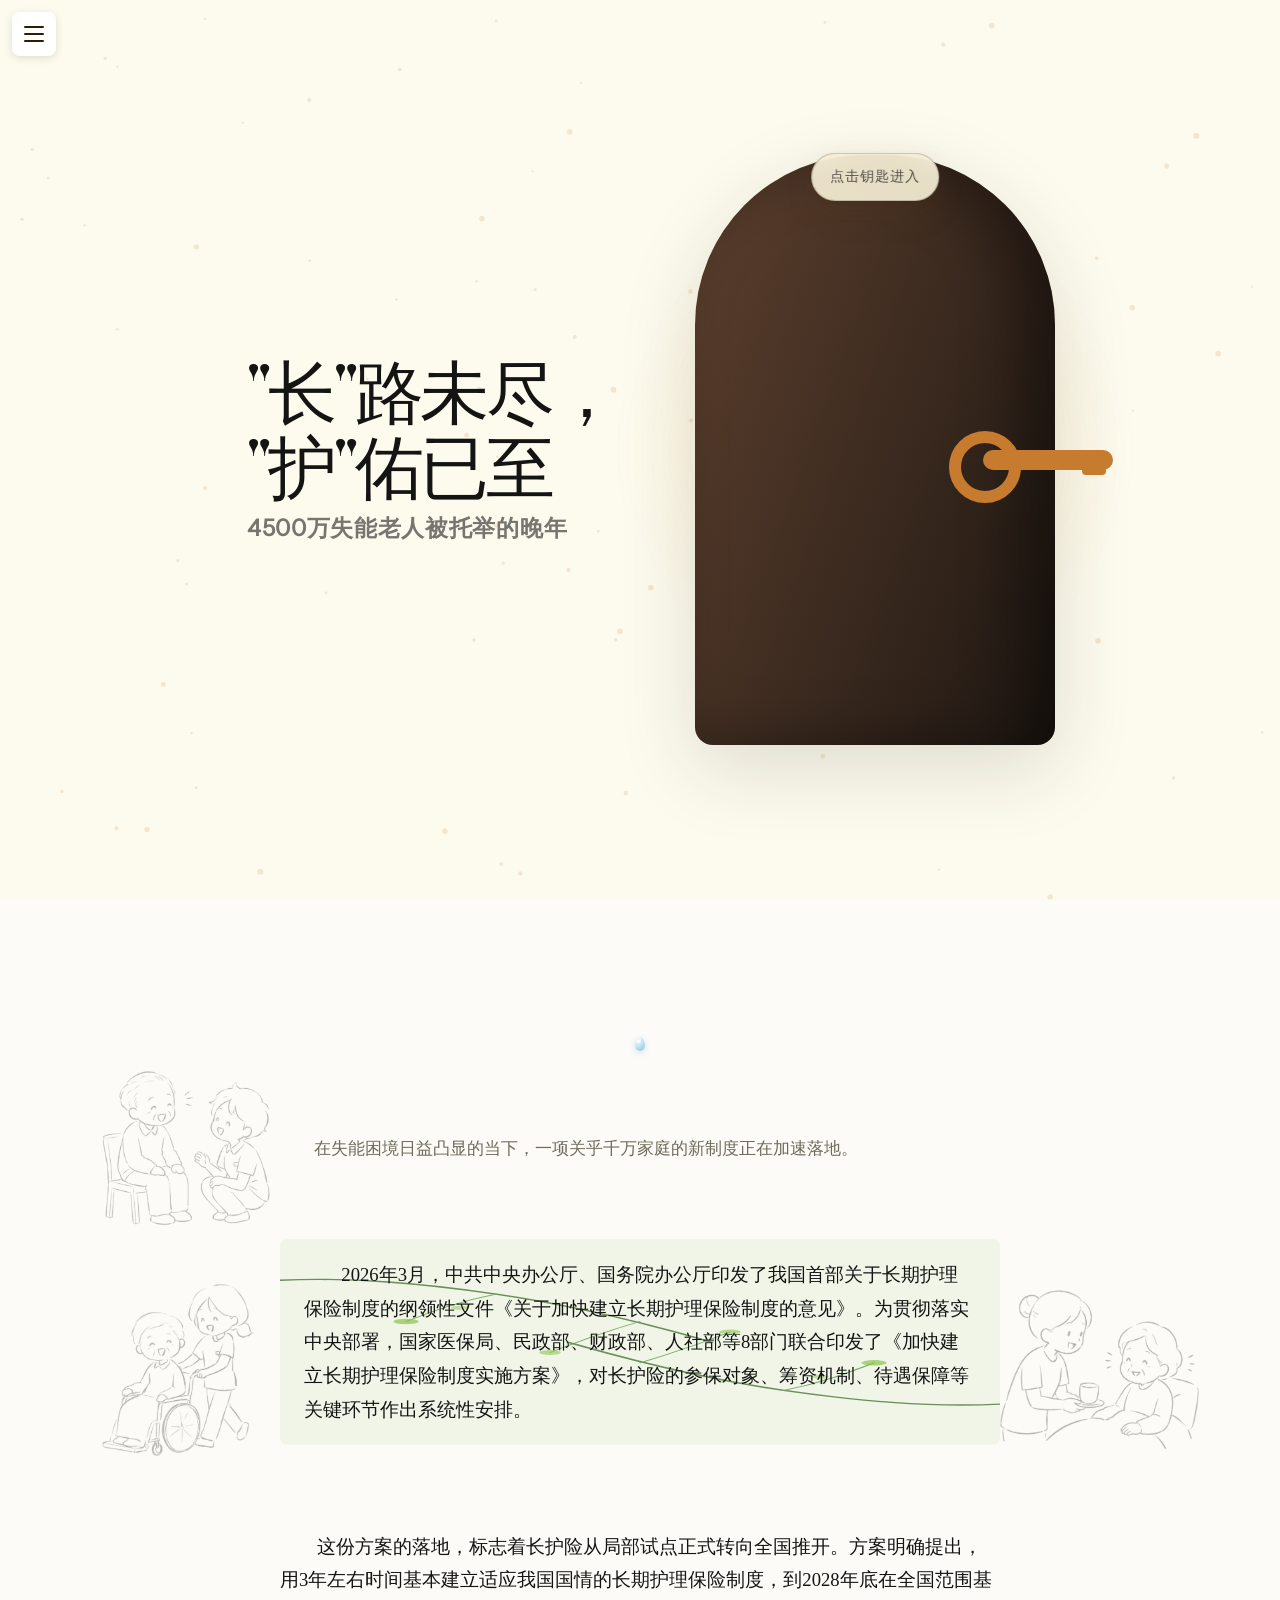
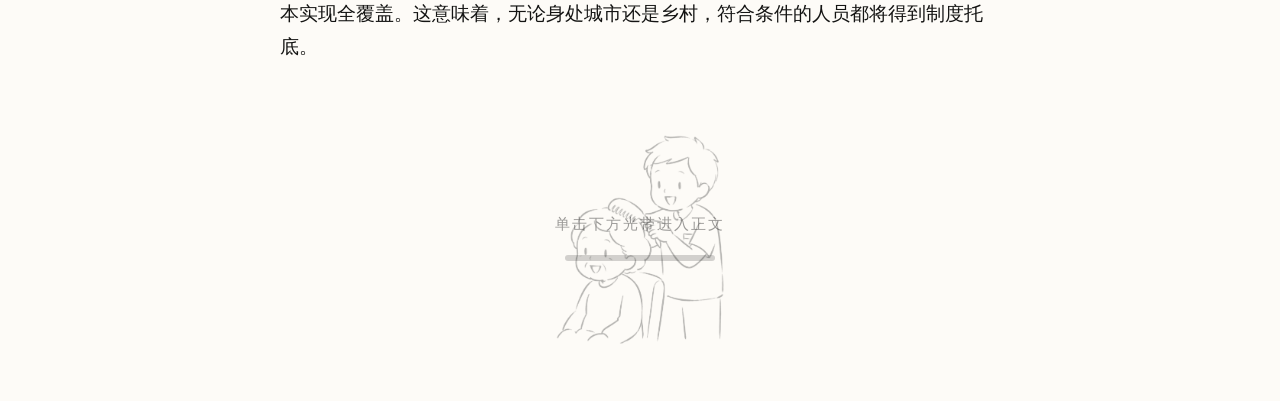
<file: changhuxian-data-news.html>
<!-- Generated by Trae Work -->
<!doctype html>
<html lang="zh-CN">
<head>
  <meta charset="utf-8">
  <meta name="viewport" content="width=device-width, initial-scale=1">
  <title>“长”路未尽，“护”佑已至：4500万失能老人被托举的晚年</title>
  <meta name="description" content="长护险静态HTML数据新闻：4500万失能老人被托举的晚年">
  <link rel="stylesheet" href="./assets/styles/base.css">
  <link rel="stylesheet" href="./assets/styles/story.css">
  <style>
  /* ========== 全局字体：思源宋体 ========== */
  :root{
    --font-sans: "Noto Serif SC", serif;
    --font-serif: "Noto Serif SC", serif;
  }
  html, body{
    font-family: "Noto Serif SC", serif;
  }
  h1, h2, h3, h4, h5, h6,
  .chapter-label, .eyebrow,
  .title-overlay h2, .chapter-cover h2,
  .root-ending h2, .sources-panel h2,
  .story-kicker, .process-flow-title,
  .interaction-card h3, .chart-card h3,
  .process-card h3, .loop-card h3,
  .waffle-module h3, .modal-title,
  .tooltip-title, .country-name,
  .person-name, #calcOutput{
    font-weight: 700;
  }
  p, li, span, div, a, td, th,
  label, input, textarea, button{
    font-weight: 400;
  }

  /* 光标恢复系统默认 */
  html, body, *, *::before, *::after { cursor: auto !important; }

  /* ============== 光带返回修复 · 样式钩子 ============== */
  /* 浏览器后退/bfcache 恢复时，由 JS 给容器加 .is-restored，
     强制清除可能残留的隐藏状态，避免光带消失无法点击 */
  .curtain-stage.is-restored{
    display:block !important;
    visibility:visible !important;
    opacity:1 !important;
  }
  .curtain-stage.is-restored:not(.is-rolled){
    height:clamp(110px,16vh,170px) !important;
    margin:clamp(1rem,2.5vw,2rem) 0 clamp(1.5rem,3vw,2.5rem) !important;
    overflow:hidden !important;
  }
  .curtain-stage.is-restored:not(.is-rolled) .curtain-hero{
    transform:none !important;
    visibility:visible !important;
    opacity:1 !important;
  }
  .curtain-stage.is-restored:not(.is-rolled) .curtain-hint,
  .curtain-stage.is-restored:not(.is-rolled) .scroll-trigger{
    visibility:visible !important;
    opacity:1;
    pointer-events:auto;
  }


  /* ============== 老龄化插图 · 左右双栏对齐布局 ============== */
  .oldyear-row{
    display: grid;
    grid-template-columns: 1fr 1fr;
    gap: 2.5rem;
    align-items: start;          /* 顶部对齐 */
    margin: 1.6rem 0;
  }
  .oldyear-figure{
    margin:0;                    /* 取消浮动边距，由 grid gap 控制 */
    width:auto;
    max-width:100%;
    padding:0;
    background:transparent;
    border:0;
    border-radius:0;
    overflow:visible;
    box-shadow:none;
    display:flex;
    flex-direction:column;
    align-items:center;
    animation: oldyear-fade-in .9s ease-out both;
    transition: transform .35s ease;
    will-change: transform, opacity;
  }
  .oldyear-figure img{
    display:block;
    max-width:100%;
    height:auto;
    width:100%;
    object-fit:contain;
    border:0;
    border-radius:0;
    box-shadow:none;
    background:transparent;
    transition:transform .45s ease, width .45s ease, max-height .45s ease, border-radius .45s ease;
    cursor:zoom-in;
  }
  .oldyear-hover-hint{
    margin:.55rem 0 0;
    font-size:.76rem;
    line-height:1.5;
    color:rgba(190,138,52,.82);
    text-align:center;
    letter-spacing:.12em;
    text-shadow:0 0 8px rgba(255,232,160,.72),0 0 18px rgba(255,196,90,.36);
    animation:oldyear-hint-glow 2.2s ease-in-out infinite;
  }
  .oldyear-hover-backdrop{
    display:none;
  }
  .oldyear-preview-backdrop{
    position:fixed;
    inset:0;
    z-index:999996;
    pointer-events:none;
    opacity:0;
    visibility:hidden;
    background:rgba(26,20,14,.24);
    backdrop-filter:blur(5px);
    -webkit-backdrop-filter:blur(5px);
    transition:opacity .32s ease,visibility .32s ease;
  }
  .oldyear-preview-layer{
    position:fixed;
    inset:0;
    z-index:999997;
    display:grid;
    place-items:center;
    pointer-events:none;
    opacity:0;
    visibility:hidden;
    transition:opacity .32s ease,visibility .32s ease;
  }
  .oldyear-preview-layer img{
    display:block;
    width:auto;
    max-width:min(78vw,760px);
    max-height:78vh;
    object-fit:contain;
    border:0;
    border-radius:0;
    box-shadow:none;
    background:transparent;
    filter:none;
    transform:scale(.96);
    transition:transform .32s ease;
  }
  .oldyear-preview-backdrop.is-active,
  .oldyear-preview-layer.is-active{
    opacity:1;
    visibility:visible;
  }
  .oldyear-preview-layer.is-active img{
    transform:scale(1);
  }
  /* hover 互动：整个 figure 区域都可触发预览 */
  @media (hover:hover) and (pointer:fine){
    .oldyear-figure{
      cursor:zoom-in;
    }
    .oldyear-figure:hover .oldyear-hover-hint{
      opacity:.95;
    }
  }
  /* 淡入 + 轻微缩放关键帧 */
  @keyframes oldyear-fade-in{
    0%{ opacity:0; transform:translateY(12px) scale(.985); }
    100%{ opacity:1; transform:translateY(0) scale(1); }
  }
  @keyframes oldyear-hint-glow{
    0%,100%{ opacity:.72; text-shadow:0 0 6px rgba(255,232,160,.45); }
    50%{ opacity:1; text-shadow:0 0 12px rgba(255,232,160,.8),0 0 24px rgba(255,196,90,.38); }
  }
  /* 右侧文字 */
  .oldyear-wrap{
    margin-top:0;
    text-indent:2em;
    line-height:1.85;
    font-size:clamp(.95rem,1.3vw,1.1rem);
  }
  /* 独立下一段 */
  .oldyear-next{
    clear:both;
    text-indent:2em;
    margin-top:1rem;
  }
  /* 清浮动占位 */
  .oldyear-clear{ clear:both; height:0; font-size:0; line-height:0; }

  /* 移动端：单列堆叠 */
  @media (max-width: 720px){
    .oldyear-row{
      grid-template-columns:1fr;
      gap:1.2rem;
    }
    .oldyear-figure{
      margin:0;
      width:100%;
    }
    .oldyear-figure img{ height:auto; }
    .oldyear-wrap{ text-indent:2em; }
    .oldyear-next{ clear:none; text-indent:2em; }
  }

  /* JS 通过给 body 添加 .oldyear-replay 重新触发入场动画（用于 bfcache 返回时） */
  body.oldyear-replay .oldyear-figure{
    animation: none;                        /* 先清空 */
  }
  body.oldyear-replay.is-running .oldyear-figure{
    animation: oldyear-fade-in .9s ease-out both;
  }

  /* 减少动画偏好：关闭入场与 hover 过渡 */
  @media (prefers-reduced-motion: reduce){
    .oldyear-figure,
    .oldyear-hover-hint,
    .oldyear-preview-backdrop,
    .oldyear-preview-layer,
    .oldyear-preview-layer img,
    body.oldyear-replay.is-running .oldyear-figure{
      animation:none !important;
      transition:none !important;
    }
    .oldyear-preview-layer img{ transform:none; }
  }

  /* ============== 基金投入趋势图 · 独立图片展示 ============== */
  /* 图片地址（可改为本地或网络链接）：./assets/images/fund_trend_img.png */
  .fund-trend-figure{
    margin:1.8rem auto 2.2rem;             /* 图片上下留白，不挤压周边段落 */
    width:min(100%, 860px);                /* 自适应容器，桌面端最大 860px */
    padding:0;
    border-radius:20px;
    overflow:hidden;
    background:transparent;
    box-shadow:0 16px 34px rgba(60,40,18,.13), 0 2px 10px rgba(0,0,0,.06);
    animation: fund-img-fade-in .9s ease-out both; /* 入场动画时长可调 */
    transition:transform .35s ease, box-shadow .35s ease;
    will-change:transform, opacity;
  }
  .fund-trend-figure img{
    display:block;
    width:100%;
    height:auto;
    max-height:560px;                       /* 防止超高图片压迫页面，可按需调大/调小 */
    object-fit:contain;                     /* 保持比例，不变形、不裁切 */
    background:#fffaf0;
  }
  .fund-trend-figure figcaption{
    margin:.65rem 0 0;
    font-size:.84rem;
    line-height:1.5;
    color:rgba(20,20,19,.56);
    text-align:center;
    letter-spacing:.04em;
  }
  .fund-trend-figure:hover{
    transform:translateY(-3px);
    box-shadow:0 22px 42px rgba(60,40,18,.18), 0 4px 12px rgba(0,0,0,.08);
  }
  @keyframes fund-img-fade-in{
    0%{ opacity:0; transform:translateY(12px) scale(.985); }
    100%{ opacity:1; transform:translateY(0) scale(1); }
  }
  /* JS 用于页面返回时重播图片动画 */
  body.fund-img-replay .fund-trend-figure{ animation:none; }
  body.fund-img-replay.is-fund-running .fund-trend-figure{ animation:fund-img-fade-in .9s ease-out both; }
  @media (max-width:720px){
    .fund-trend-figure{
      width:100%;
      margin:1.4rem auto 1.8rem;
      border-radius:16px;
    }
    .fund-trend-figure img{ max-height:none; }
  }
  @media (prefers-reduced-motion: reduce){
    .fund-trend-figure,
    body.fund-img-replay.is-fund-running .fund-trend-figure{
      animation:none !important;
      transition:none !important;
    }
    .fund-trend-figure:hover{ transform:none; }
  }

  /* ============== 正文段落 · 首行缩进两字符 ============== */
  /* 正文实际 DOM 层级：.story-shell > .article-body > (p / section > p) */
  .article-body > p,
  .article-body > section > p{
    text-indent: 2em;
  }
  /* blockquote 去掉浏览器默认左边距，整体与普通段落对齐；内部 p 同样首行缩进 */
  .article-body > blockquote,
  .article-body > section > blockquote{
    margin-left: 0;
    margin-right: 0;
    padding-left: 0;
    border-left: none;
  }
  .article-body > blockquote > p,
  .article-body > section > blockquote > p{
    text-indent: 2em;
  }

  /* 排除不需要缩进的元素：章节标题区、引导框、交互卡片内标题、图注等 */
  .chapter-cover p,
  .lead-box p,
  .interaction-card h3 + p,
  .chart-card h3 + p,
  .process-card h3 + p,
  .loop-card h3 + p,
  .waffle-module h3 + p,
  .module-note,
  .source-link,
  .visual-note,
  .curtain-hint,
  .oldyear-hover-hint,
  .bingyinqipao-figure figcaption{
    text-indent: 0;
  }

  /* ============== 滚动渐显 · 轻微上移淡入 ============== */
  /* 所有带 data-reveal 的元素：初始透明+下移，进入视口后平滑上移显现 */
  :root{
    --reveal-offset: 28px;              /* 初始下移距离：越大入场感越强 */
    --reveal-duration: .75s;            /* 渐显动画时长：可改为 .5s / 1s */
    --reveal-ease: cubic-bezier(.22,.8,.36,1); /* 缓动曲线：先快后柔 */
    --reveal-stagger: .06s;             /* 同屏多个元素依次出现的间隔 */
  }

  [data-reveal]{
    opacity: 0;
    transform: translateY(var(--reveal-offset));
    transition:
      opacity var(--reveal-duration) var(--reveal-ease),
      transform var(--reveal-duration) var(--reveal-ease);
    will-change: opacity, transform;
  }

  /* 进入视口后触发：透明→1，下移→0 */
  [data-reveal].is-visible{
    opacity: 1;
    transform: translateY(0);
  }

  /* 同一父容器内多个 [data-reveal] 依次渐显，避免同时弹出 */
  [data-reveal].is-visible + [data-reveal],
  [data-reveal].is-visible ~ [data-reveal]{
    transition-delay: var(--reveal-stagger);
  }

  /* 减少动画偏好：直接显示，无过渡 */
  @media (prefers-reduced-motion: reduce){
    [data-reveal]{
      opacity: 1 !important;
      transform: none !important;
      transition: none !important;
    }
  }

  /* ============== 章节冷暖色交替 · 视觉叙事节奏 ==============
     第1章 困境现实 → 冷色灰蓝（沉郁）
     第2章 制度政策 → 暖色琥珀金（希望）
     第3章 人物服务 → 暖色柔橙（温度）
     第4章 成效闭环 → 暖色棕金（收获）
     第5章 挑战磨合 → 冷色灰青（反思）
     第6章 展望尊严 → 暖色金回归（升华） */
  .chapter-cover.chapter-1{
    background: linear-gradient(180deg, #e8eef4 0%, #d4dce8 55%, #c2cdd9 100%);
  }
  .chapter-cover.chapter-1 h2{ color: #2c3e5a; }
  .chapter-cover.chapter-1 .chapter-label{ color: #5a7a9e; }

  .chapter-cover.chapter-2{
    background: linear-gradient(180deg, #f5efe1 0%, #ebe0c8 55%, #ddd0b0 100%);
  }
  .chapter-cover.chapter-2 h2{ color: #4a3520; }
  .chapter-cover.chapter-2 .chapter-label{ color: #b8860b; }

  .chapter-cover.chapter-3{
    background: linear-gradient(180deg, #f5ede4 0%, #f0e2d0 55%, #e8d4bc 100%);
  }
  .chapter-cover.chapter-3 h2{ color: #4a3222; }
  .chapter-cover.chapter-3 .chapter-label{ color: #c47a3a; }

  .chapter-cover.chapter-4{
    background: linear-gradient(180deg, #f5f0e6 0%, #ece4d2 55%, #e0d4be 100%);
  }
  .chapter-cover.chapter-4 h2{ color: #3e3018; }
  .chapter-cover.chapter-4 .chapter-label{ color: #a07830; }

  .chapter-cover.chapter-5{
    background: linear-gradient(180deg, #e8edf0 0%, #d8e0e6 55%, #c8d2da 100%);
  }
  .chapter-cover.chapter-5 h2{ color: #2e3e4e; }
  .chapter-cover.chapter-5 .chapter-label{ color: #5a8098; }

  .chapter-cover.chapter-6{
    background: linear-gradient(180deg, #f5efe1 0%, #ebe0c8 55%, #ddd0b0 100%);
  }
  .chapter-cover.chapter-6 h2{ color: #3e2e14; }
  .chapter-cover.chapter-6 .chapter-label{ color: #b8860b; }

  /* 第4章子标题样式：统一为 h3.chapter-sub */
  .chapter-sub{
    font-family: "Noto Serif SC", serif;
    font-size: clamp(1.15rem, 2.4vw, 1.4rem);
    font-weight: 700;
    color: var(--accent-gold, #b8860b);
    margin: 2rem 0 .6rem;
    padding-bottom: .35rem;
    border-bottom: 2px solid rgba(184, 134, 11, .2);
    letter-spacing: .02em;
  }

  /* ============== 首屏标题与门钥匙按钮 · 桌面端排版优化 ============== */
  /* 仅覆盖首屏 header，不影响正文其它模块 */
  .door-hero{
    grid-template-columns:minmax(420px, .96fr) minmax(420px, .9fr);
    gap:clamp(3rem, 6vw, 7rem);
    align-items:center;
  }
  .hero-copy{
    max-width:720px;
    justify-self:end;
  }
  .hero-copy h1{
    max-width:720px;
    margin:0;
    font-size:clamp(3.4rem, 5.4vw, 6.1rem);
    line-height:1.08;
    letter-spacing:-.045em;
  }
  .hero-copy h1 .h1-main{
    display:block;
    text-wrap:balance;
    word-break:keep-all;
  }
  .hero-copy h1 .h1-break{
    display:block;
  }
  .hero-copy h1 .h1-sub{
    display:block;
    width:max-content;
    max-width:100%;
    margin-top:.55rem;
    font-size:clamp(1.18rem, 1.8vw, 1.58rem);
    line-height:1.35;
    letter-spacing:.03em;
    white-space:nowrap;                    /* 桌面端不做多余换行 */
    color:rgba(20,20,19,.58);
    font-family:StorySans,"Noto Sans SC",sans-serif;
    font-weight:700;
  }
  .door-stage{
    position:relative;
    justify-self:start;
    overflow:visible;
  }
  .door-key-cta{
    position:absolute;
    left:50%;
    top:clamp(1.2rem, 3vh, 2.4rem);
    transform:translateX(-50%);
    z-index:5;
    white-space:nowrap;
    padding:.65rem 1.1rem;
    background:rgba(255,247,223,.88);
    backdrop-filter:blur(10px);
    box-shadow:0 14px 30px rgba(83,56,24,.14), 0 2px 8px rgba(0,0,0,.06);
    transition:transform .25s ease, box-shadow .25s ease, background .25s ease;
  }
  .door-key-cta:hover{
    transform:translateX(-50%) translateY(-2px);
    background:#fff7df;
    box-shadow:0 18px 38px rgba(83,56,24,.2), 0 3px 10px rgba(0,0,0,.08);
  }
  .door-key-cta:focus-visible{
    outline:3px solid rgba(245,183,89,.45);
    outline-offset:4px;
  }
  /* 钥匙图形在按钮文字上方 */
  .door-key-cta .key-shape{
    display:block;
    position:static;
    margin:0 auto .35rem;
    transform:none;
  }
  .door-key-cta .key-shape::before,
  .door-key-cta .key-shape::after{
    transform:none;
  }
  /* 按钮文字标签 */
  .door-key-cta .key-label{
    display:block;
    font-size:.85rem;
    letter-spacing:.08em;
    color:rgba(20,20,19,.72);
  }
  @media(max-width:900px){
    .door-hero{
      grid-template-columns:1fr;
      gap:2rem;
    }
    .hero-copy{
      max-width:none;
      justify-self:stretch;
    }
    .hero-copy h1{
      font-size:clamp(2.7rem, 11vw, 5.2rem);
    }
    .hero-copy h1 .h1-sub{
      width:auto;
      white-space:normal;                  /* 移动端允许自然换行，保持可读性 */
      font-size:.55em;
      letter-spacing:-.02em;
    }
    .door-stage{
      justify-self:center;
    }
    .door-key-cta{
      left:50%;
      top:clamp(.8rem, 2vh, 1.4rem);
      bottom:auto;
      transform:translateX(-50%);
      padding:.5rem .9rem;
    }
    .door-key-cta:hover{
      transform:translateX(-50%) translateY(-2px);
    }
  }

  /* ============== 病因风险气泡图 · aside 替换图片样式 ============== */
  :root{
    --bingyin-img-max-width: 920px;              /* 图片最大宽度：控制桌面端展示尺寸 */
    --bingyin-img-radius: 22px;                  /* 图片边缘柔和半径：数值越大边缘越圆润 */
    --bingyin-img-margin-y: clamp(1.8rem, 4vw, 3.2rem); /* 图片上下间距：避免挤压周边段落 */
    --bingyin-img-padding: clamp(.45rem, 1vw, .85rem);  /* 图片内侧留白：用于边缘自然过渡 */
    --bingyin-img-duration: .9s;                 /* 入场动画时长：可改为 .6s / 1.2s */
    --bingyin-img-scale-start: .985;             /* 入场初始缩放比例：越小缩放感越明显 */
    --bingyin-img-hover-scale: 1.012;            /* 鼠标悬停放大比例：建议 1.005~1.025 */
    --bingyin-img-hover-y: -3px;                 /* 鼠标悬停上移距离 */
    --bingyin-img-bg: rgba(255, 250, 240, .42);  /* 图片边缘融合底色：贴近页面暖色背景 */
    --bingyin-img-glow: rgba(245, 211, 146, .24);/* 边缘柔光颜色：越透明越自然 */
  }
  .bingyinqipao-figure,
  aside.bingyinqipao-figure{
    width: min(100%, var(--bingyin-img-max-width));
    margin: var(--bingyin-img-margin-y) auto;
    padding: var(--bingyin-img-padding);
    box-sizing: border-box;
    border: 0;
    border-radius: calc(var(--bingyin-img-radius) + var(--bingyin-img-padding));
    background:
      radial-gradient(circle at 50% 50%, var(--bingyin-img-bg) 0%, rgba(255,250,240,.24) 58%, rgba(255,250,240,0) 100%);
    box-shadow: 0 0 36px var(--bingyin-img-glow);
    overflow: hidden;
    animation: bingyin-img-enter var(--bingyin-img-duration) ease-out both;
    transition:
      transform .36s ease,
      filter .36s ease,
      box-shadow .36s ease;
    will-change: transform, opacity;
  }
  /* 图片地址（可替换为本地或网络链接）：./assets/images/bingyinqipao_img.png */
  .bingyinqipao-figure img,
  aside.bingyinqipao-figure img{
    display: block;
    width: 100%;
    height: auto;
    max-height: min(72vh, 680px);                /* 图片最大高度：防止桌面端过高压迫页面 */
    object-fit: contain;                         /* 保持比例，不变形、不裁切 */
    border: 0;
    border-radius: var(--bingyin-img-radius);
    background: transparent;
    -webkit-mask-image:
      linear-gradient(to right, transparent 0%, #000 5%, #000 95%, transparent 100%),
      linear-gradient(to bottom, transparent 0%, #000 5%, #000 95%, transparent 100%);
    -webkit-mask-composite: source-in;
    mask-image:
      linear-gradient(to right, transparent 0%, #000 5%, #000 95%, transparent 100%),
      linear-gradient(to bottom, transparent 0%, #000 5%, #000 95%, transparent 100%);
    mask-composite: intersect;
  }
  .bingyinqipao-figure:hover,
  aside.bingyinqipao-figure:hover{
    transform: translateY(var(--bingyin-img-hover-y)) scale(var(--bingyin-img-hover-scale));
    filter: saturate(1.035) contrast(1.015);
    box-shadow: 0 0 46px rgba(245, 211, 146, .32);
  }
  @keyframes bingyin-img-enter{
    0%{
      opacity: 0;
      transform: translateY(12px) scale(var(--bingyin-img-scale-start));
    }
    100%{
      opacity: 1;
      transform: translateY(0) scale(1);
    }
  }
  .bingyinqipao-figure.bingyinqipao-replay,
  aside.bingyinqipao-figure.bingyinqipao-replay{
    animation: bingyin-img-enter var(--bingyin-img-duration) ease-out both;
  }
  @media (max-width: 720px){
    :root{
      --bingyin-img-radius: 16px;                /* 移动端圆角 */
      --bingyin-img-margin-y: 1.4rem;            /* 移动端上下间距 */
      --bingyin-img-padding: .35rem;             /* 移动端内侧留白 */
    }
    .bingyinqipao-figure,
    aside.bingyinqipao-figure{
      width: 100%;
      max-width: 100%;
    }
    .bingyinqipao-figure img,
    aside.bingyinqipao-figure img{
      max-height: none;
    }
  }
  @media (prefers-reduced-motion: reduce){
    .bingyinqipao-figure,
    aside.bingyinqipao-figure{
      animation: none !important;
      transition: none !important;
    }
    .bingyinqipao-figure:hover,
    aside.bingyinqipao-figure:hover{
      transform: none !important;
      filter: none !important;
    }
  }



  /* ============== PC 宽屏适配 · 正文加宽 ==============
  /* ============== Flourish 华夫饼图年份切换组件 ============== */
  :root{
    --flourish-max-width: 780px;          /* PC端图表最大宽度 */
    --flourish-ratio: 56.25%;            /* iframe 宽高比 16:9，按需改为 75% (4:3) 等 */
    --flourish-fade-duration: .5s;        /* 切换淡入淡出时长 */
    --flourish-fade-ease: var(--ease-soft); /* 复用全局缓动 */
    --flourish-btn-radius: var(--radius-sm); /* 按钮圆角 */
    --flourish-btn-gap: .5rem;            /* 按钮间距 */
  }

  /* 图表容器：居中、卡片背景 */
  .flourish-switcher{
    max-width: var(--flourish-max-width);
    margin: 2.4rem auto;
    padding: clamp(1.2rem, 3vw, 2rem);
    background: var(--card-bg);
    border-radius: var(--radius-lg);
    box-shadow: var(--shadow-soft);
  }

  /* 年份按钮组 */
  .flourish-btn-group{
    display: flex;
    flex-wrap: wrap;
    gap: var(--flourish-btn-gap);
    justify-content: center;
    margin-bottom: 1.2rem;
  }

  .flourish-btn{
    border: 1px solid rgba(20,20,19,.18);
    border-radius: var(--flourish-btn-radius);
    background: #fff7df;
    padding: .55rem 1.1rem;
    font-family: "Noto Serif SC", serif;
    font-size: clamp(.85rem, 1.6vw, .95rem);
    font-weight: 400;
    color: var(--text-dark);
    cursor: pointer;
    transition:
      background var(--duration-normal) var(--ease-soft),
      color var(--duration-normal) var(--ease-soft),
      box-shadow var(--duration-normal) var(--ease-soft),
      transform var(--duration-fast) var(--ease-soft);
    white-space: nowrap;
    user-select: none;
    -webkit-tap-highlight-color: transparent;
  }
  .flourish-btn:hover{
    background: var(--accent-gold);
    color: #fff;
    box-shadow: 0 4px 12px rgba(198,123,46,.25);
    transform: translateY(-1px);
  }
  .flourish-btn:active{
    transform: translateY(0);
  }
  /* 当前选中年份 */
  .flourish-btn.is-active{
    background: var(--accent-gold);
    color: #fff;
    box-shadow: 0 4px 16px rgba(198,123,46,.3);
    pointer-events: none; /* 选中后不可重复点击 */
  }
  /* 切换锁定期：所有按钮暂时禁用 */
  .flourish-btn-group.is-switching .flourish-btn{
    pointer-events: none;
    opacity: .6;
  }
  .flourish-btn-group.is-switching .flourish-btn.is-active{
    opacity: 1;
  }

  /* iframe 堆叠容器：相对定位，所有 iframe 绝对定位重叠 */
  .flourish-stage{
    position: relative;
    width: 100%;
    padding-top: var(--flourish-ratio); /* 用 padding-top 撑出高度，保持宽高比 */
    overflow: hidden;
    border-radius: var(--radius-md);
    background: rgba(255,252,242,.5);
  }

  .flourish-stage iframe{
    position: absolute;
    top: 0;
    left: 0;
    width: 100%;
    height: 100%;
    border: 0;
    border-radius: var(--radius-md);
    /* 默认隐藏，通过 opacity + visibility 过渡 */
    opacity: 0;
    visibility: hidden;
    transition:
      opacity var(--flourish-fade-duration) var(--flourish-fade-ease),
      visibility var(--flourish-fade-duration) var(--flourish-fade-ease);
    pointer-events: none; /* 隐藏时不可交互 */
  }
  /* 当前展示的 iframe */
  .flourish-stage iframe.is-visible{
    opacity: 1;
    visibility: visible;
    pointer-events: auto; /* 展示时可交互：保留 Flourish 悬浮弹窗等 */
    z-index: 1;
  }

  /* 移动端：图表铺满屏幕宽度，缩小间距 */
  @media (max-width: 900px){
    .flourish-switcher{
      max-width: 100%;
      margin: 1.6rem .5rem;
      padding: 1rem;
      border-radius: var(--radius-md);
    }
    .flourish-btn{
      padding: .45rem .85rem;
      font-size: .82rem;
    }
    .flourish-btn-group{
      gap: .4rem;
    }
  }

  /* 减少动画偏好：直接切换，无过渡 */
  @media (prefers-reduced-motion: reduce){
    .flourish-stage iframe{
      transition: none !important;
    }
    .flourish-btn{
      transition: none !important;
    }
  }

  /* ============== 第二屏 · 树冠主视觉 + 底部渐变衔接 ============== */
  .title-card{
    /* 树冠仰拍图作为全屏背景 */
    background: url('./assets/images/tree-canopy-hero.png') center top / 100% auto no-repeat;
    background-color: #e8dcc8; /* 图片未加载时的兜底色 */
    min-height: 100vh;
    padding: 0;
    display: block;
    position: relative;
    overflow: hidden;
  }

  /* 隐藏原有 title-card 内的暖色渐变和树符号（已被树冠图替代） */
  .title-card .tree-symbol,
  .title-card .title-overlay{
    display: none;
  }

  /* ---- 底部渐变过渡遮罩：亮绿 → 页面底色 ---- */
  .title-card::after{
    content: '';
    position: absolute;
    bottom: 0;
    left: 0;
    right: 0;
    height: 45%; /* 渐变区域高度，覆盖图片下部 */
    background: linear-gradient(
      to bottom,
      transparent 0%,
      rgba(232, 220, 200, .15) 20%,
      rgba(232, 220, 200, .45) 45%,
      rgba(232, 220, 200, .75) 65%,
      #e8dcc8 85%,
      #e8dcc8 100%
    );
    pointer-events: none;
    z-index: 2;
  }

  /* ---- 延伸枝叶缓冲层：图片底部向下延展细碎枝叶 ---- */
  .canopy-extend{
    position: absolute;
    bottom: 0;
    left: 0;
    right: 0;
    height: 22vh; /* 枝叶延伸高度 */
    z-index: 1;
    pointer-events: none;
    overflow: hidden;
  }

  /* 用多个径向渐变模拟细碎枝叶剪影 */
  .canopy-extend::before{
    content: '';
    position: absolute;
    inset: 0;
    background:
      /* 左侧枝叶簇 */
      radial-gradient(ellipse 18vw 8vh at 8% 15%, rgba(58, 90, 42, .18) 0%, transparent 70%),
      radial-gradient(ellipse 12vw 6vh at 18% 35%, rgba(74, 124, 42, .14) 0%, transparent 65%),
      radial-gradient(ellipse 10vw 5vh at 5% 55%, rgba(42, 72, 30, .12) 0%, transparent 60%),
      /* 中部枝叶 */
      radial-gradient(ellipse 22vw 10vh at 35% 10%, rgba(74, 124, 42, .16) 0%, transparent 70%),
      radial-gradient(ellipse 15vw 7vh at 50% 30%, rgba(90, 130, 50, .12) 0%, transparent 65%),
      radial-gradient(ellipse 8vw 4vh at 42% 50%, rgba(58, 90, 42, .10) 0%, transparent 60%),
      /* 右侧枝叶 */
      radial-gradient(ellipse 20vw 9vh at 70% 8%, rgba(74, 124, 42, .15) 0%, transparent 70%),
      radial-gradient(ellipse 14vw 6vh at 82% 25%, rgba(58, 90, 42, .13) 0%, transparent 65%),
      radial-gradient(ellipse 10vw 5vh at 90% 45%, rgba(42, 72, 30, .10) 0%, transparent 60%),
      /* 底部零散叶片 */
      radial-gradient(ellipse 6vw 3vh at 25% 70%, rgba(74, 124, 42, .08) 0%, transparent 55%),
      radial-gradient(ellipse 5vw 3vh at 60% 65%, rgba(90, 130, 50, .07) 0%, transparent 55%),
      radial-gradient(ellipse 7vw 3vh at 78% 72%, rgba(58, 90, 42, .06) 0%, transparent 55%);
    mask-image: linear-gradient(to bottom, rgba(0,0,0,.6) 0%, transparent 100%);
    -webkit-mask-image: linear-gradient(to bottom, rgba(0,0,0,.6) 0%, transparent 100%);
  }

  /* 光斑点缀：模拟阳光穿透枝叶的光点 */
  .canopy-extend::after{
    content: '';
    position: absolute;
    inset: 0;
    background:
      radial-gradient(circle 3vw at 30% 20%, rgba(200, 230, 140, .10) 0%, transparent 70%),
      radial-gradient(circle 2vw at 55% 15%, rgba(232, 245, 176, .08) 0%, transparent 70%),
      radial-gradient(circle 4vw at 75% 30%, rgba(200, 230, 140, .07) 0%, transparent 70%),
      radial-gradient(circle 2.5vw at 15% 40%, rgba(232, 245, 176, .06) 0%, transparent 70%);
    mask-image: linear-gradient(to bottom, rgba(0,0,0,.5) 0%, transparent 100%);
    -webkit-mask-image: linear-gradient(to bottom, rgba(0,0,0,.5) 0%, transparent 100%);
  }

  /* 移动端适配 */
  @media (max-width: 900px){
    .title-card{
      background-size: 100% auto;
      min-height: 80vh;
    }
    .canopy-extend{
      height: 18vh;
    }
    .title-card::after{
      height: 40%;
    }
  }

  /* ============== PinScrollSection · 分段固定视差滚动组件 ==============
     Readymag 同款：左侧图表 sticky 固定，右侧文字分段平移 + 图表切换 */
  .pin-scroll-section{
    position: relative;
    /* 高度由 JS 动态设置 */
  }

  /* 固定阶段：stage 吸顶 */
  .pin-scroll-section.is-pinned .pin-stage{
    position: fixed;
    top: 0;
    left: 0;
    right: 0;
    height: 100vh;
    z-index: 5;
    display: grid;
    grid-template-columns: 1fr 1fr;
    gap: 4vw;
    align-items: center;
    padding: 0 6vw;
    background: var(--bg-main, #f5efe1);
  }

  /* 解除固定后：stage 回到文档流 */
  .pin-scroll-section:not(.is-pinned) .pin-stage{
    position: relative;
    display: grid;
    grid-template-columns: 1fr 1fr;
    gap: 4vw;
    align-items: center;
    padding: 10vh 6vw;
    min-height: 100vh;
  }

  /* ---- 左侧图表容器 ---- */
  .pin-chart-wrap{
    position: relative;
    width: 100%;
    height: 70vh;
    overflow: hidden;
  }

  /* 单张图表 */
  .pin-chart{
    position: absolute;
    inset: 0;
    display: grid;
    place-items: center;
    opacity: 0;
    transform: translateX(60px);
    transition:
      opacity var(--pin-chart-duration, .6s) var(--pin-ease, cubic-bezier(.4,0,.2,1)),
      transform var(--pin-chart-duration, .6s) var(--pin-ease, cubic-bezier(.4,0,.2,1));
    pointer-events: none;
  }

  .pin-chart.is-active{
    opacity: 1;
    transform: translateX(0);
    pointer-events: auto;
  }

  .pin-chart.is-exit{
    opacity: 0;
    transform: translateX(-60px);
  }

  .pin-chart.is-enter{
    opacity: 0;
    transform: translateX(60px);
  }

  /* ---- 右侧文字容器 ---- */
  .pin-text-wrap{
    position: relative;
    width: 100%;
    height: 70vh;
    overflow: hidden;
  }

  /* 单段文字 */
  .pin-text{
    position: absolute;
    inset: 0;
    display: flex;
    flex-direction: column;
    justify-content: center;
    padding: 2rem 0;
    opacity: 0;
    transform: translateY(40px);
    transition:
      opacity var(--pin-text-duration, .5s) var(--pin-ease, cubic-bezier(.4,0,.2,1)),
      transform var(--pin-text-duration, .5s) var(--pin-ease, cubic-bezier(.4,0,.2,1));
  }

  .pin-text.is-active{
    opacity: 1;
    transform: translateY(0);
  }

  .pin-text.is-exit{
    opacity: 0;
    transform: translateY(-40px);
  }

  .pin-text.is-enter{
    opacity: 0;
    transform: translateY(40px);
  }

  /* 移动端：单列堆叠 */
  @media (max-width: 900px){
    .pin-scroll-section.is-pinned .pin-stage,
    .pin-scroll-section:not(.is-pinned) .pin-stage{
      grid-template-columns: 1fr;
      gap: 2rem;
      padding: 4vh 5vw;
    }
    .pin-chart-wrap{
      height: 40vh;
    }
    .pin-text-wrap{
      height: 50vh;
    }
  }

  /* 减少动画偏好 */
  @media (prefers-reduced-motion: reduce){
    .pin-chart, .pin-text{
      transition: none !important;
    }
  }

  /* ============== PinScrollSection · 高级交互增强 ============== */

  /* ---- 地图 iframe 自适应容器 ---- */
  .pin-chart iframe{
    width: 100%;
    height: 100%;
    border: 0;
    border-radius: 8px;
    box-shadow: 0 8px 32px rgba(0,0,0,.08);
  }

  /* 地图占位符样式 */
  .pin-chart-placeholder{
    width: 100%;
    height: 100%;
    display: grid;
    place-items: center;
    background: var(--card-bg, rgba(255,252,242,.8));
    border-radius: 8px;
    box-shadow: 0 8px 32px rgba(0,0,0,.08);
  }
  .pin-chart-placeholder svg{
    width: 90%;
    height: auto;
    max-height: 80%;
  }
  .pin-chart-note{
    position: absolute;
    bottom: 1rem;
    font-size: .75rem;
    color: rgba(20,20,19,.4);
    text-align: center;
  }

  /* ---- 文字段落增强 ---- */
  .pin-text-title{
    font-family: "Noto Serif SC", serif;
    font-size: clamp(1.4rem, 3vw, 2rem);
    color: #2c1d09;
    margin: 0 0 1.2rem;
    letter-spacing: -.02em;
  }
  .pin-text p{
    font-size: clamp(.95rem, 1.6vw, 1.1rem);
    line-height: 1.8;
    color: rgba(20,20,19,.78);
    margin: 0 0 1rem;
  }

  /* ---- 关键词悬停高亮（模拟地图联动） ---- */
  .pin-keyword{
    position: relative;
    color: var(--accent-gold, #b8860b);
    font-weight: 400;
    cursor: help;
    transition: color .25s ease;
    border-bottom: 1px dashed rgba(184,134,11,.35);
  }
  .pin-keyword::after{
    content: attr(data-highlight);
    position: absolute;
    bottom: calc(100% + 6px);
    left: 50%;
    transform: translateX(-50%) scale(.9);
    padding: .35rem .7rem;
    background: #2c1d09;
    color: #f5efe1;
    font-size: .72rem;
    font-weight: 400;
    border-radius: 4px;
    white-space: nowrap;
    opacity: 0;
    pointer-events: none;
    transition: opacity .2s ease, transform .2s ease;
  }
  .pin-keyword:hover{
    color: #8b6914;
    border-bottom-color: rgba(184,134,11,.7);
  }
  .pin-keyword:hover::after{
    opacity: 1;
    transform: translateX(-50%) scale(1);
  }

  /* ---- 文字进入时的渐进显现 ---- */
  .pin-text.is-enter{
    opacity: 0;
    transform: translateY(40px) scale(.98);
  }
  .pin-text.is-active{
    opacity: 1;
    transform: translateY(0) scale(1);
  }
  .pin-text.is-exit{
    opacity: 0;
    transform: translateY(-40px) scale(.98);
  }

  /* ---- 图表切换时的视差纵深 ---- */
  .pin-chart.is-active{
    opacity: 1;
    transform: translateX(0) scale(1);
    filter: blur(0);
  }
  .pin-chart.is-exit{
    opacity: 0;
    transform: translateX(-80px) scale(.92);
    filter: blur(4px);
  }
  .pin-chart.is-enter{
    opacity: 0;
    transform: translateX(80px) scale(.92);
    filter: blur(4px);
  }

  /* ---- 段落进度指示器 ---- */
  .pin-progress-bar{
    position: absolute;
    left: 0;
    bottom: 0;
    height: 3px;
    background: var(--accent-gold, #b8860b);
    border-radius: 0 2px 2px 0;
    transition: width .3s ease;
    z-index: 10;
  }

  /* ============== 水滴动画 · 滚动变大下落 ============== */
  .water-drop{
    position: relative;
    width: 100%;
    height: 180px;
    display: grid;
    place-items: center;
    overflow: visible;
    z-index: 3;
    pointer-events: none;
  }

  /* 水滴本体：CSS 绘制 */
  .water-drop .drop-shape{
    position: relative;
    width: 10px;
    height: 14px;
    background: radial-gradient(ellipse 70% 55% at 35% 30%, rgba(255,255,255,.8) 0%, rgba(255,255,255,0) 55%),
                radial-gradient(ellipse 60% 50% at 65% 70%, rgba(100,200,255,.15) 0%, rgba(100,200,255,0) 50%),
                linear-gradient(170deg, rgba(200,235,255,.6) 0%, rgba(130,210,250,.45) 45%, rgba(80,180,240,.35) 100%);
    border-radius: 50% 50% 50% 50% / 65% 65% 35% 35%;
    transform-origin: center top;
    box-shadow:
      inset -1px -2px 3px rgba(0,0,0,.12),
      inset 1px 1px 2px rgba(255,255,255,.5),
      0 2px 6px rgba(2,136,209,.2);
    transition: transform .1s linear;
    will-change: transform;
  }

  /* 水滴高光 */
  .water-drop .drop-shape::before{
    content: '';
    position: absolute;
    top: 18%;
    left: 22%;
    width: 28%;
    height: 18%;
    background: rgba(255,255,255,.55);
    border-radius: 50%;
    transform: rotate(-25deg);
  }

  /* 水滴底部反光 */
  .water-drop .drop-shape::after{
    content: '';
    position: absolute;
    bottom: 12%;
    right: 18%;
    width: 16%;
    height: 10%;
    background: rgba(255,255,255,.25);
    border-radius: 50%;
  }

  /* 下落时的尾迹 */
  .water-drop .drop-trail{
    position: absolute;
    top: 50%;
    left: 50%;
    width: 6px;
    height: 0;
    background: linear-gradient(to bottom, rgba(79,195,247,.4), transparent);
    border-radius: 0 0 50% 50%;
    transform: translateX(-50%);
    opacity: 0;
    transition: opacity .2s ease;
  }

  .water-drop.is-falling .drop-trail{
    opacity: 1;
    height: 60px;
  }

  /* 落地涟漪（下落完成后显示） */
  .water-drop .ripple{
    position: absolute;
    bottom: -20px;
    left: 50%;
    width: 40px;
    height: 12px;
    border: 2px solid rgba(2,136,209,.3);
    border-radius: 50%;
    transform: translateX(-50%) scale(0);
    opacity: 0;
  }

  .water-drop.is-landed .ripple{
    animation: drop-ripple .8s ease-out forwards;
  }

  @keyframes drop-ripple{
    0%{ transform: translateX(-50%) scale(0); opacity: .6; }
    100%{ transform: translateX(-50%) scale(2.5); opacity: 0; }
  }

  /* ============== 藤蔓文字框 · 生长动画（重写版） ============== */
  .vine-text-frame{
    position: relative;
    padding: 2.5rem 2rem;
    margin: 1.5rem 0;
    border-radius: 12px;
    /* 初始：完全透明、中心缩放为0 */
    background: rgba(180, 220, 160, 0);
    transform: scale(0);
    opacity: 0;
    transition: background .8s ease .1s, transform .8s cubic-bezier(.34,1.2,.64,1), opacity .5s ease;
    transform-origin: center center;
    overflow: visible;
    z-index: 1;
  }

  /* 激活后：中心放大到位，背景渐显 */
  .vine-text-frame.is-grown{
    background: rgba(180, 220, 160, .18);
    transform: scale(1);
    opacity: 1;
  }

  /* ---- 藤蔓层：绝对定位铺满整个文字框，z-index 在文字之下 ---- */
  .vine-layer{
    position: absolute;
    inset: -40px;
    z-index: -1;
    pointer-events: none;
    overflow: visible;
  }
  .vine-layer svg{
    width: 100%;
    height: 100%;
    overflow: visible;
  }

  /* ---- 藤蔓路径：stroke-dashoffset 逐段绘制 ---- */
  .vine-path{
    fill: none;
    stroke-linecap: round;
    stroke-linejoin: round;
    stroke-dasharray: 800;
    stroke-dashoffset: 800;
    transition: stroke-dashoffset 1.5s cubic-bezier(.4,0,.2,1);
  }

  /* 激活后藤蔓绘制 */
  .vine-text-frame.is-grown .vine-path{
    stroke-dashoffset: 0;
  }
  /* 两段藤蔓错开绘制 */
  .vine-text-frame.is-grown .vine-path-up{
    transition-delay: 0s;
  }
  .vine-text-frame.is-grown .vine-path-down{
    transition-delay: .3s;
  }

  /* ---- 叶子：缩放弹出 ---- */
  .vine-leaf-group{
    opacity: 0;
    transform: scale(0);
    transform-origin: center;
    transition: opacity .4s ease, transform .4s cubic-bezier(.34,1.56,.64,1);
  }
  .vine-text-frame.is-grown .vine-leaf-group{
    opacity: 1;
    transform: scale(1);
  }
  /* 叶子依次弹出 */
  .vine-text-frame.is-grown .vine-leaf-group:nth-child(1){ transition-delay: .4s; }
  .vine-text-frame.is-grown .vine-leaf-group:nth-child(2){ transition-delay: .55s; }
  .vine-text-frame.is-grown .vine-leaf-group:nth-child(3){ transition-delay: .7s; }
  .vine-text-frame.is-grown .vine-leaf-group:nth-child(4){ transition-delay: .85s; }
  .vine-text-frame.is-grown .vine-leaf-group:nth-child(5){ transition-delay: 1s; }

  /* 移动端适配 */
  @media (max-width: 900px){
    .vine-text-frame{
      padding: 1.8rem 1.2rem;
    }
    .vine-layer{
      inset: -20px;
    }
  }

  /* ============== 2028全覆盖 · 扩散圆点插画 ============== */
  .coverage-illustration{
    position: relative;
    width: 100%;
    max-width: 900px;
    margin: 2rem auto 3rem;
    overflow: visible;
  }
  .coverage-illustration svg{
    width: 100%;
    height: auto;
    display: block;
  }
  .coverage-title{
    position: absolute;
    top: 6%;
    left: 50%;
    transform: translateX(-50%);
    font-family: "Noto Serif SC", serif;
    font-size: clamp(1.3rem, 3vw, 2.2rem);
    font-weight: 700;
    color: #3a6b5a;
    letter-spacing: .08em;
    white-space: nowrap;
    text-align: center;
  }
  @media (max-width: 900px){
    .coverage-illustration{
      margin: 1.5rem auto 2rem;
    }
  }

  /* ============== 小宇舅舅一日轨迹 · 5层交互卡片 ============== */
  .uncle-tracker{
    display: flex;
    flex-direction: column;
    align-items: center;
    gap: 1.2rem;
    padding: 2rem 1.5rem;
    text-align: center;
  }

  /* 第一层：标题 */
  .uncle-tracker h3{
    margin: 0;
    font-size: clamp(1.1rem, 2.4vw, 1.5rem);
    color: var(--text-dark);
    letter-spacing: .02em;
  }

  /* 第二层：插画展示区（容器自动匹配原图尺寸） */
  .uncle-illust-wrap{
    width: 100%;
    max-width: 560px;
    border-radius: var(--radius-md, 12px);
    overflow: hidden;          /* 无滚动条 */
    background: var(--card-bg, rgba(255,252,242,.88));
    box-shadow: var(--shadow-soft, 0 24px 80px rgba(44,34,24,.14));
    display: flex;
    align-items: center;
    justify-content: center;
    padding: 0;                /* 图片填满容器 */
  }
  .uncle-illust-wrap img{
    width: 100%;               /* 图片宽度填满容器 */
    height: auto;              /* 高度按原比例自动计算 */
    max-width: none;
    max-height: none;
    display: block;
    transition: opacity .25s ease;
  }

  /* 第三层：横向滑动轴 */
  .uncle-slider-wrap{
    width: 85%;
    max-width: 520px;
  }
  .uncle-slider-wrap input[type="range"]{
    width: 100%;
    -webkit-appearance: none;
    appearance: none;
    height: 10px;
    border-radius: 5px;
    background: linear-gradient(to right, var(--accent-green, #5f7d4f) 0%, var(--accent-green, #5f7d4f) 10%, rgba(20,20,19,.1) 10%);
    outline: none;
    cursor: pointer;
    margin: .5rem 0;
  }
  .uncle-slider-wrap input[type="range"]::-webkit-slider-thumb{
    -webkit-appearance: none;
    appearance: none;
    width: 28px;
    height: 28px;
    border-radius: 50%;
    background: var(--accent-green, #5f7d4f);
    border: 3px solid #fff;
    box-shadow: 0 2px 8px rgba(0,0,0,.2);
    cursor: grab;
    transition: transform .15s ease;
    /* 热区扩展：透明外圈扩大点击区域 */
    outline: 12px solid transparent;
    outline-offset: 0;
  }
  .uncle-slider-wrap input[type="range"]::-webkit-slider-thumb:active{
    transform: scale(1.15);
    cursor: grabbing;
  }
  .uncle-slider-wrap input[type="range"]::-moz-range-thumb{
    width: 28px;
    height: 28px;
    border-radius: 50%;
    background: var(--accent-green, #5f7d4f);
    border: 3px solid #fff;
    box-shadow: 0 2px 8px rgba(0,0,0,.2);
    cursor: grab;
    /* 热区扩展 */
    outline: 12px solid transparent;
    outline-offset: 0;
  }
  .uncle-slider-labels{
    display: flex;
    justify-content: space-between;
    font-size: .65rem;
    color: var(--text-light, #757063);
    margin-top: .2rem;
    padding: 0 2px;
  }

  /* 第四层：时间文字 */
  .uncle-time{
    font-family: var(--font-serif, "Noto Serif SC", serif);
    font-size: clamp(1.6rem, 4vw, 2.2rem);
    font-weight: 400;
    color: var(--accent-green, #5f7d4f);
    letter-spacing: .05em;
    margin: 0;
  }

  /* 第五层：事件描述 */
  .uncle-event{
    font-size: clamp(.95rem, 1.8vw, 1.15rem);
    line-height: 1.7;
    color: var(--text-dark);
    max-width: 480px;
    margin: 0;
    min-height: 3.5em;
  }

  /* 移动端适配 */
  @media (max-width: 640px){
    .uncle-slider-wrap{
      width: 92%;
    }
    .uncle-slider-labels{
      font-size: .55rem;
    }
  }

  /* ============== 插入图片通用样式 ============== */
  .inserted-image{
    margin: 1.5rem auto;
    max-width: 640px;
    text-align: center;
  }
  .inserted-image img{
    width: 100%;
    height: auto;
    border-radius: var(--radius-md, 12px);
    box-shadow: var(--shadow-soft, 0 24px 80px rgba(44,34,24,.14));
    display: block;
  }
  .inserted-image figcaption{
    font-size: .85rem;
    color: var(--text-light, #757063);
    margin-top: .6rem;
  }

  /* ============== 长护险参保人群政策速查 · 样式 ============== */
  .calc-source{
    font-size: .8rem;
    color: var(--text-light, #757063);
    margin: .3rem 0 .8rem;
    text-align: center;
  }

  /* 6 个按钮：两行 3+3 排布，统一固定尺寸 */
  .role-buttons{
    display: grid;
    grid-template-columns: repeat(3, 1fr);
    gap: .7rem;
    width: 100%;
    max-width: 560px;
    margin: 0 auto;
  }
  .role-buttons button{
    display: flex;
    flex-direction: column;
    align-items: center;
    justify-content: flex-start;
    gap: .35rem;
    padding: .55rem .3rem .45rem;
    border: 1px solid rgba(20,20,19,.08);
    border-radius: 10px;
    background: rgba(255,252,242,.7);
    cursor: pointer;
    transition: background .2s ease, border-color .2s ease, transform .15s ease;
    font-family: inherit;
    font-size: .82rem;
    color: var(--text-dark, rgba(20,20,19,.82));
    line-height: 1.25;
    text-align: center;
    min-height: 110px;
  }
  .role-buttons button:hover{
    background: rgba(255,252,242,.95);
    border-color: rgba(20,20,19,.15);
    transform: translateY(-1px);
  }
  .role-buttons button.is-active{
    background: var(--accent-green, #5f7d4f);
    color: #fff;
    border-color: var(--accent-green, #5f7d4f);
    box-shadow: 0 4px 12px rgba(95,125,79,.3);
  }
  .role-buttons button.is-active:hover{
    background: var(--accent-green, #5f7d4f);
    transform: translateY(-1px);
  }
  /* 按钮内 PNG 标识：放大适配按钮 */
  .role-buttons button img{
    width: 72px;
    height: 72px;
    object-fit: contain;
    display: block;
    filter: none;
    background: transparent;
  }
  .role-buttons button.is-active img{
    filter: brightness(1.15);
  }

  /* 缴费基数输入栏 */
  .calc-input-row{
    display: flex;
    align-items: center;
    justify-content: center;
    gap: .5rem;
    margin: 1rem 0 .6rem;
    font-size: clamp(.95rem, 1.4vw, 1.1rem);
    color: var(--text-dark, rgba(20,20,19,.82));
  }
  .calc-input-row input[type="number"]{
    width: 120px;
    padding: .4rem .6rem;
    border: 1px solid rgba(20,20,19,.12);
    border-radius: 6px;
    background: rgba(255,252,242,.8);
    font-family: inherit;
    font-size: 1rem;
    color: var(--text-dark);
    text-align: right;
  }

  /* 测算结果展示区 */
  .calc-result{
    text-align: center;
    font-size: clamp(1rem, 1.6vw, 1.2rem);
    line-height: 1.7;
    color: var(--text-dark, rgba(20,20,19,.82));
    padding: .8rem 1rem;
    background: rgba(255,252,242,.6);
    border-radius: 8px;
    margin: 0 0 .6rem;
    min-height: 3em;
  }
  .calc-result strong{
    color: var(--accent-green, #5f7d4f);
    font-weight: 700;
    font-size: 1.15em;
  }
  .calc-result .calc-unit{
    font-size: .85em;
    color: var(--text-light, #757063);
  }

  .calc-policy{
    text-align: left;
    line-height: 1.85;
    font-size: clamp(.92rem, 1.4vw, 1.05rem);
    color: var(--text-dark, rgba(20,20,19,.82));
    padding: 1rem 1.2rem;
    background: rgba(255,252,242,.5);
    border-radius: 8px;
    margin-top: .8rem;
    min-height: 4em;
  }
  .calc-policy strong{
    color: #2c1d09;
    font-weight: 400;
  }
  .calc-policy p{
    margin: 0 0 .8rem;
  }
  .calc-policy p:last-child{
    margin-bottom: 0;
  }

  /* 移动端适配 */
  @media (max-width: 640px){
    .role-buttons button{
      flex: 1 1 100px;
      min-width: 100px;
      font-size: .72rem;
      padding: .5rem .3rem;
    }
    .role-buttons button img{
      width: 28px;
      height: 28px;
    }
  }

  /* ============== 照护场景插画：按比例缩小，与文段同宽 ============== */
  .care-illust-figure{
    margin: 1.2rem auto 1.5rem;
    display: flex;
    justify-content: center;
    width: 100%;
    max-width: 100%;
  }
  .care-illust-figure img{
    width: 100%;
    height: auto;
    display: block;
    border-radius: 8px;
    box-shadow: var(--shadow-soft, 0 24px 80px rgba(44,34,24,.14));
    /* 渐显入场动画 */
    opacity: 0;
    animation: care-illust-fade-in 1.2s ease-out forwards;
    /* 悬浮时无变形、无缩放 */
    transition: none;
  }
  .care-illust-figure img:hover{
    transform: none;
  }
  @keyframes care-illust-fade-in{
    0%{ opacity: 0; }
    100%{ opacity: 1; }
  }

  /* 移动端适配：图片宽度不超过屏幕，可横向滚动查看完整画面 */
  @media (max-width: 640px){
    .care-illust-figure{
      width: 100%;
      max-width: 100%;
      overflow-x: auto;
      justify-content: flex-start;
      padding: 0 .5rem;
      box-sizing: border-box;
    }
    .care-illust-figure img{
      max-width: none;
      max-height: none;
      width: auto;
      height: auto;
      margin: 0 auto;
    }
  }

  /* ============== 城市滑杆：黑白到彩色 ============== */
  .city-triptych{
    display: grid;
    grid-template-columns: repeat(3, 1fr);
    gap: 1rem;
    width: 100%;
    margin-top: .8rem;
  }
  .city-pane{
    display: flex;
    flex-direction: column;
    align-items: center;
    gap: .6rem;
  }
  .city-pane h4{
    margin: 0;
    font-size: 1rem;
    color: var(--text-dark, rgba(20,20,19,.82));
  }
  .city-text{
    font-size: .85rem;
    color: var(--text-dark, rgba(20,20,19,.82));
    text-align: center;
    min-height: 1.6em;
  }
  .city-text strong{
    color: var(--accent-green, #5f7d4f);
    font-weight: 400;
  }
  /* 黑白 + 彩色叠层 */
  .city-images{
    position: relative;
    width: 100%;
    aspect-ratio: 4 / 3;
    overflow: hidden;
    border-radius: 8px;
  }
  .city-images img{
    position: absolute;
    inset: 0;
    width: 100%;
    height: 100%;
    object-fit: contain;
    display: block;
  }
  .city-images .city-bw{
    z-index: 1;
  }
  .city-images .city-color{
    z-index: 2;
    clip-path: inset(0 100% 0 0); /* 初始完全隐藏（右侧裁切100%） */
    transition: clip-path .05s linear;
  }
  /* 滑杆 */
  .city-pane input[type="range"]{
    width: 90%;
    -webkit-appearance: none;
    appearance: none;
    height: 10px;
    border-radius: 5px;
    background: linear-gradient(to right, #4a90d9 0%, #4a90d9 0%, #ddd 0%, #ddd 100%);
    outline: none;
    cursor: pointer;
    margin: .4rem 0;
  }
  .city-pane input[type="range"]::-webkit-slider-thumb{
    -webkit-appearance: none;
    appearance: none;
    width: 18px;
    height: 18px;
    border-radius: 50%;
    background: #4a90d9;
    border: 2px solid #fff;
    box-shadow: 0 1px 4px rgba(0,0,0,.2);
    cursor: grab;
    outline: 14px solid transparent;
    outline-offset: 0;
  }
  .city-pane input[type="range"]::-webkit-slider-thumb:active{
    cursor: grabbing;
  }
  .city-pane input[type="range"]::-moz-range-thumb{
    width: 18px;
    height: 18px;
    border-radius: 50%;
    background: #4a90d9;
    border: 2px solid #fff;
    outline: 14px solid transparent;
    outline-offset: 0;
    box-shadow: 0 1px 4px rgba(0,0,0,.2);
    cursor: grab;
  }
  /* 移动端：单列 */
  @media (max-width: 720px){
    .city-triptych{
      grid-template-columns: 1fr;
    }
  }

  /* ============== 章节封面转场：全屏背景 + 标题动画 ============== */
  .chapter-cover{
    position: relative;
    overflow: hidden;
    min-height: 100vh;
    display: flex;
    flex-direction: column;
    align-items: center;
    justify-content: center;
  }
  /* 全屏封面背景图 */
  .ch-cover-bg{
    position: absolute;
    inset: 0;
    z-index: 0;
  }
  .ch-cover-bg img{
    width: 100%;
    height: 100%;
    object-fit: cover;
    display: block;
  }
  /* 章节标题层级：在背景图之上 */
  .chapter-cover .chapter-label,
  .chapter-cover h2{
    position: relative;
    z-index: 3;
    font-weight: bold;
  }

  /* ========== 通用章节标题动画元素（第一章标题/第二章木牌/第三章标题） ========== */
  .ch-title-el{
    position: absolute;
    z-index: 2;
    pointer-events: none;
    /* 初始状态：隐藏在画面上方 */
    opacity: 0;
    transform: translateY(-120%);
    transition: opacity .6s ease, transform .6s ease;
  }
  /* 阶段②：坠落入场 */
  .ch-title-el.phase-drop{
    opacity: 1;
    transform: translateY(0);
    animation: title-drop 0.8s cubic-bezier(.34, 1.56, .64, 1) forwards;
  }
  /* 阶段②续：摆动 */
  .ch-title-el.phase-swing{
    opacity: 1;
    transform: translateY(0);
    transform-origin: top center;
    animation: title-swing 1.2s ease-in-out forwards;
  }
  /* 阶段③：渐淡 */
  .ch-title-el.phase-fade{
    opacity: 0;
    transform: translateY(0);
    transition: opacity 1s ease-out, transform 1s ease-out;
  }
  /* 阶段①：隐藏 */
  .ch-title-el.phase-hide{
    opacity: 0;
    transform: translateY(-120%);
    transition: opacity .6s ease, transform .6s ease;
  }

  /* 第一章标题位置：左上角 */
  .chapter-1 .ch-title-el{
    left: 5%;
    top: 8%;
    transform: translateY(-120%);
    text-align: left;
    color: #fff;
    text-shadow: 0 2px 8px rgba(0,0,0,.4);
  }
  .chapter-1 .ch-title-el.phase-drop,
  .chapter-1 .ch-title-el.phase-swing,
  .chapter-1 .ch-title-el.phase-fade{
    transform: translateY(0);
  }
  .chapter-1 .ch-title-el.phase-hide{
    transform: translateY(-120%);
  }

  /* 第二章木牌位置 */
  .chapter-2 .ch-title-el{
    left: 8%;
    top: 8%;
    width: 84%;
    max-width: 1600px;
  }
  .chapter-2 .ch-title-el img{
    width: 100%;
    height: auto;
    display: block;
    filter: drop-shadow(0 8px 16px rgba(0,0,0,.25));
  }

  /* 第三章标题位置：左上角 */
  .chapter-3 .ch-title-el{
    left: 5%;
    top: 8%;
    transform: translateY(-120%);
    text-align: left;
    color: #fff;
    text-shadow: 0 2px 8px rgba(0,0,0,.4);
  }
  .chapter-3 .ch-title-el.phase-drop,
  .chapter-3 .ch-title-el.phase-swing,
  .chapter-3 .ch-title-el.phase-fade{
    transform: translateY(0);
  }
  .chapter-3 .ch-title-el.phase-hide{
    transform: translateY(-120%);
  }

  /* 第四章标题位置：右边偏上 */
  .chapter-4 .ch-title-el{
    left: auto;
    right: 5%;
    top: 15%;
    transform: translateY(-120%);
    text-align: right;
    color: #fff;
    text-shadow: 0 2px 8px rgba(0,0,0,.4);
  }
  .chapter-4 .ch-title-el.phase-drop,
  .chapter-4 .ch-title-el.phase-swing,
  .chapter-4 .ch-title-el.phase-fade{
    transform: translateY(0);
  }
  .chapter-4 .ch-title-el.phase-hide{
    transform: translateY(-120%);
  }

  /* 第五章标题位置：居中偏下 */
  .chapter-5 .ch-title-el{
    left: 50%;
    top: 75%;
    transform: translateX(-50%) translateY(-120%);
    text-align: center;
    color: #fff;
    text-shadow: 0 2px 8px rgba(0,0,0,.4);
  }
  .chapter-5 .ch-title-el.phase-drop,
  .chapter-5 .ch-title-el.phase-swing,
  .chapter-5 .ch-title-el.phase-fade{
    transform: translateX(-50%) translateY(0);
  }
  .chapter-5 .ch-title-el.phase-hide{
    transform: translateX(-50%) translateY(-120%);
  }

  /* 第六章标题位置：左边偏上 */
  .chapter-6 .ch-title-el{
    left: 5%;
    top: 8%;
    transform: translateY(-120%);
    text-align: left;
    color: #fff;
    text-shadow: 0 2px 8px rgba(0,0,0,.4);
  }
  .chapter-6 .ch-title-el.phase-drop,
  .chapter-6 .ch-title-el.phase-swing,
  .chapter-6 .ch-title-el.phase-fade{
    transform: translateY(0);
  }
  .chapter-6 .ch-title-el.phase-hide{
    transform: translateY(-120%);
  }

  /* 坠落关键帧 */
  @keyframes title-drop{
    0%{ opacity: 0; transform: translateY(-120%) rotate(-3deg); }
    60%{ opacity: 1; transform: translateY(5%) rotate(2deg); }
    80%{ transform: translateY(-3%) rotate(-1deg); }
    100%{ opacity: 1; transform: translateY(0) rotate(-3deg); }
  }
  /* 摆动关键帧 */
  @keyframes title-swing{
    0%{ transform: rotate(-3deg); }
    15%{ transform: rotate(5deg); }
    30%{ transform: rotate(-4deg); }
    45%{ transform: rotate(3deg); }
    60%{ transform: rotate(-2deg); }
    75%{ transform: rotate(1deg); }
    100%{ transform: rotate(0deg); }
  }

  /* 移动端适配 */
  @media (max-width: 720px){
    .chapter-2 .ch-title-el{
      left: 5%;
      top: 5%;
      width: 90%;
      max-width: 800px;
    }
  }

  /* ============== 老年人口数据图：sticky 左右布局 + 滚动渐显 ============== */
  .sticky-data-section{
    display: flex;
    align-items: flex-start;
    gap: 2rem;
    margin: 1.5rem 0;
    position: relative;
  }
  .sticky-data-image{
    flex: 0 0 50%;
    position: sticky;
    top: 10vh;
    align-self: flex-start;
    /* 初始隐藏 */
    opacity: 0;
    transition: opacity 1.2s ease-out;
  }
  .sticky-data-image.is-visible{
    opacity: 1;
  }
  .sticky-data-image img{
    width: 100%;
    height: auto;
    display: block;
    border-radius: 0;
    box-shadow: none;
    transform: scale(1.08);
  }
  .sticky-data-texts{
    flex: 1 1 auto;
    display: flex;
    flex-direction: column;
    gap: 1rem;
  }
  .sticky-data-texts p{
    margin: 0;
    text-indent: 2em;
    text-align: justify;
    opacity: 0;
    transform: translateY(20px);
    transition: opacity .8s ease, transform .8s ease;
  }
  .sticky-data-texts p.is-visible{
    opacity: 1;
    transform: translateY(0);
  }

  /* 移动端适配 */
  @media (max-width: 720px){
    .sticky-data-section{
      flex-direction: column;
      gap: 1rem;
    }
    .sticky-data-image{
      flex: 0 0 auto;
      max-width: 100%;
      position: relative;
      top: auto;
      opacity: 1;
    }
    .sticky-data-texts p{
      opacity: 1;
      transform: none;
    }
  }

  /* ============== 中年群体多元就业选择对比 ============== */
  .job-compare{
    margin: 1.5rem 0;
  }
  .job-compare h3{
    text-align: center;
    margin-bottom: 1rem;
    font-size: 1.1rem;
  }
  /* 10个职业按钮 */
  .job-buttons{
    display: grid;
    grid-template-columns: repeat(5, 1fr);
    gap: .6rem;
    margin-bottom: 1rem;
  }
  .job-buttons button{
    display: flex;
    flex-direction: column;
    align-items: center;
    justify-content: center;
    gap: .3rem;
    padding: .6rem .3rem;
    border: 1px solid rgba(20,20,19,.08);
    border-radius: 10px;
    background: rgba(255,252,242,.7);
    cursor: pointer;
    transition: background .2s ease, border-color .2s ease, transform .15s ease;
    font-family: inherit;
    font-size: .75rem;
    color: var(--text-dark, rgba(20,20,19,.82));
    line-height: 1.2;
    text-align: center;
    min-height: 72px;
  }
  .job-buttons button:hover{
    background: rgba(255,252,242,.95);
    border-color: rgba(20,20,19,.18);
    transform: translateY(-2px);
  }
  .job-buttons button.is-active{
    background: rgba(95,125,79,.12);
    border-color: var(--accent-green, #5f7d4f);
    color: var(--accent-green, #5f7d4f);
    font-weight: 400;
  }
  .job-buttons button .job-icon{
    font-size: 1.4rem;
    line-height: 1;
  }
  .job-buttons button .job-name{
    font-size: .72rem;
  }

  /* 信息面板 */
  .job-panel{
    background: rgba(255,252,242,.85);
    border: 1px solid rgba(20,20,19,.08);
    border-radius: 12px;
    padding: 1.2rem;
    opacity: 0;
    transform: translateY(10px);
    transition: opacity .4s ease, transform .4s ease;
  }
  .job-panel.is-visible{
    opacity: 1;
    transform: translateY(0);
  }
  .job-panel h4{
    margin: 0 0 .8rem;
    font-size: 1rem;
    color: var(--text-dark, rgba(20,20,19,.9));
  }
  .job-metrics{
    display: grid;
    grid-template-columns: repeat(3, 1fr);
    gap: .8rem;
    margin-bottom: .8rem;
  }
  .job-metric{
    display: flex;
    flex-direction: column;
    gap: .2rem;
  }
  .job-metric .metric-label{
    font-size: .75rem;
    color: rgba(20,20,19,.55);
  }
  .job-metric .metric-value{
    font-size: .9rem;
    font-weight: 400;
    color: var(--text-dark, rgba(20,20,19,.9));
  }
  .job-procon p{
    margin: .4rem 0;
    font-size: .85rem;
    line-height: 1.5;
  }

  /* 移动端 */
  @media (max-width: 720px){
    .job-buttons{
      grid-template-columns: repeat(3, 1fr);
    }
    .job-metrics{
      grid-template-columns: 1fr;
    }
  }

  /* ============== 半圆摇杆职业切换交互 ============== */
  .job-joystick{
    margin: 1.5rem 0;
    padding: 1.2rem;
  }
  .job-joystick h3{
    text-align: center;
    margin-bottom: 1rem;
    font-size: 1.1rem;
  }

  /* 顶部人物虚影 */
  .jj-avatars{
    display: flex;
    justify-content: center;
    align-items: center;
    gap: .6rem;
    margin-bottom: 1rem;
    flex-wrap: wrap;
  }
  .jj-avatar{
    font-size: 1.6rem;
    opacity: .25;
    transition: opacity .4s ease, transform .3s ease;
    cursor: default;
    filter: grayscale(80%);
  }
  .jj-avatar.is-active{
    opacity: 1;
    transform: scale(1.3);
    filter: grayscale(0%);
  }

  /* 中部主区域：左右信息栏 + 半圆摇杆 */
  .jj-main{
    display: flex;
    align-items: flex-start;
    justify-content: center;
    gap: 1.2rem;
  }

  /* 左右信息栏 */
  .jj-info{
    flex: 0 0 28%;
    min-height: 200px;
    position: relative;
  }
  .jj-info-inner{
    position: absolute;
    inset: 0;
    opacity: 0;
    transform: translateY(10px);
    transition: opacity .5s ease, transform .5s ease;
    pointer-events: none;
  }
  .jj-info-inner.is-visible{
    opacity: 1;
    transform: translateY(0);
    pointer-events: auto;
  }
  .jj-info-inner h4{
    margin: 0 0 .4rem;
    font-size: .95rem;
    color: var(--text-dark, rgba(20,20,19,.9));
  }
  .jj-info-inner p{
    margin: .25rem 0;
    font-size: .82rem;
    line-height: 1.5;
    color: var(--text-dark, rgba(20,20,19,.75));
  }
  /* jj-info-right 优势栏：三行小字换行 */
  .jj-info-right{
    text-align: right;
  }
  .jj-info-right .jj-info-inner h4{
    font-size: .82rem;
    margin-bottom: .2rem;
  }
  .jj-info-right .jj-info-inner p{
    font-size: .72rem;
    line-height: 1.35;
    max-width: 180px;
    display: inline-block;
  }

  /* 半圆摇杆包裹 */
  .jj-joystick-wrap{
    flex: 0 0 200px;
    display: flex;
    justify-content: center;
    align-items: flex-start;
  }
  .jj-semicircle{
    position: relative;
    width: 200px;
    height: 100px;
    /* 向下开口的半圆 */
    border-radius: 100px 100px 0 0;
    background: rgba(255,252,242,.6);
    border: 2px solid rgba(20,20,19,.1);
    border-bottom: none;
    cursor: pointer;
    user-select: none;
    -webkit-user-select: none;
  }
  .jj-track{
    position: absolute;
    inset: 4px;
    border-radius: 96px 96px 0 0;
    border: 1px dashed rgba(20,20,19,.12);
    border-bottom: none;
    pointer-events: none;
  }
  /* 职业锚点 */
  .jj-anchor{
    position: absolute;
    width: 10px;
    height: 10px;
    border-radius: 50%;
    background: rgba(20,20,19,.15);
    transform: translate(-50%, -50%);
    transition: background .3s ease;
    pointer-events: none;
  }
  .jj-anchor.is-active{
    background: var(--accent-green, #5f7d4f);
  }
  /* 摇杆旋钮 */
  .jj-knob{
    position: absolute;
    width: 28px;
    height: 28px;
    border-radius: 50%;
    background: var(--accent-green, #5f7d4f);
    border: 3px solid #fff;
    box-shadow: 0 2px 8px rgba(0,0,0,.2);
    transform: translate(-50%, -50%);
    transition: left .25s ease, top .25s ease;
    cursor: grab;
    z-index: 5;
  }
  .jj-knob:active{
    cursor: grabbing;
    transform: translate(-50%, -50%) scale(1.15);
  }

  /* 移动端 */
  @media (max-width: 720px){
    .jj-main{
      flex-direction: column;
      align-items: center;
    }
    .jj-info{
      flex: 0 0 auto;
      width: 100%;
      min-height: auto;
    }
    .jj-info-inner{
      position: relative;
      opacity: 1;
      transform: none;
      display: none;
    }
    .jj-info-inner.is-visible{
      display: block;
    }
    .jj-joystick-wrap{
      flex: 0 0 auto;
      margin: .8rem 0;
    }
    .jj-semicircle{
      width: 160px;
      height: 80px;
      border-radius: 80px 80px 0 0;
    }
  }

  /* ============== 全局目录导航 ============== */
  .global-nav{
    position: fixed;
    top: 0; left: 0;
    z-index: 200;
    pointer-events: none;
  }
  .nav-toggle{
    position: relative;
    width: 44px; height: 44px;
    margin: 12px;
    border: none;
    border-radius: 8px;
    background: rgba(255,255,255,.85);
    backdrop-filter: blur(8px);
    cursor: pointer;
    pointer-events: auto;
    display: flex;
    flex-direction: column;
    align-items: center;
    justify-content: center;
    gap: 5px;
    box-shadow: 0 2px 8px rgba(0,0,0,.12);
    transition: background .2s;
  }
  .nav-toggle:hover{ background: rgba(255,255,255,.95); }
  .nav-toggle-bar{
    display: block;
    width: 20px; height: 2px;
    background: #2c1d09;
    border-radius: 1px;
    transition: transform .25s, opacity .25s;
  }
  .nav-toggle[aria-expanded="true"] .nav-toggle-bar:nth-child(1){ transform: translateY(7px) rotate(45deg); }
  .nav-toggle[aria-expanded="true"] .nav-toggle-bar:nth-child(2){ opacity: 0; }
  .nav-toggle[aria-expanded="true"] .nav-toggle-bar:nth-child(3){ transform: translateY(-7px) rotate(-45deg); }
  .nav-menu{
    position: absolute;
    top: 56px; left: 12px;
    min-width: 180px;
    background: rgba(255,255,255,.92);
    backdrop-filter: blur(12px);
    border-radius: 10px;
    padding: 8px 0;
    box-shadow: 0 8px 24px rgba(0,0,0,.15);
    opacity: 0;
    transform: translateY(-8px);
    visibility: hidden;
    transition: opacity .25s, transform .25s, visibility .25s;
    pointer-events: auto;
  }
  .nav-menu.is-open{
    opacity: 1;
    transform: translateY(0);
    visibility: visible;
  }
  .nav-menu a{
    display: block;
    padding: 10px 18px;
    font-size: .9rem;
    color: #2c1d09;
    text-decoration: none;
    white-space: nowrap;
    transition: background .15s, color .15s;
  }
  .nav-menu a:hover,
  .nav-menu a.is-active{
    background: rgba(245,183,89,.15);
    color: var(--accent-gold);
  }

  /* ============== 底部跳转箭头 ============== */
  .next-chapter-arrow{
    position: fixed;
    bottom: 32px;
    left: 50%;
    transform: translateX(-50%);
    z-index: 90;
    display: flex;
    flex-direction: column;
    align-items: center;
    gap: 6px;
    background: none;
    border: none;
    cursor: pointer;
    padding: 0;
    opacity: 0;
    visibility: hidden;
    transition: opacity .5s ease;
    pointer-events: auto;
  }
  .next-chapter-arrow.is-visible{ opacity: 1; visibility: visible; }
  .next-chapter-arrow .shovel-img{
    width: 48px; height: 48px;
    transform-origin: 50% 85%;
    transition: transform .15s ease;
    pointer-events: none;
  }
  .next-chapter-arrow:active .shovel-img{ transform: rotate(-18deg); }
  .shovel-hint{
    font-size: .95rem;
    color: rgba(44,29,9,.7);
    letter-spacing: .08em;
    white-space: nowrap;
    pointer-events: none;
    transition: opacity .3s ease;
  }
  .next-chapter-arrow:hover .shovel-hint{ opacity: 1; }

  @keyframes shovel-dirt {
    0%   { transform: translate(0, 0) scale(1); opacity: 1; }
    40%  { transform: translate(10px, -16px) scale(1.2); opacity: .9; }
    100% { transform: translate(24px, 8px) scale(.6); opacity: 0; }
  }
  .shovel-dirt{
    position: absolute;
    bottom: 0; left: 50%;
    width: 8px; height: 6px;
    background: #5a3e1c;
    border-radius: 50%;
    opacity: 0;
    pointer-events: none;
    animation: shovel-dirt .5s ease forwards;
  }

  @media (max-width: 720px){
    .nav-menu{ left: 8px; top: 52px; min-width: 160px; }
    .nav-menu a{ padding: 9px 14px; font-size: .85rem; }
    .next-chapter-arrow{ bottom: 20px; }
    .next-chapter-arrow .shovel-img{ width: 40px; height: 40px; }
    .shovel-hint{ font-size: .85rem; }
  }

  /* ============== 时间轴图片样式 ============== */
  .timeline-figure{
    display: block;
    margin: 1.2rem auto;
    text-align: center;
    background: rgba(250, 246, 235, .82);
    border-radius: var(--radius-md);
    padding: 1rem;
    max-width: 55%;
  }
  .timeline-figure img{
    display: block;
    max-width: 100%;
    width: auto;
    height: auto;
    margin: 0 auto;
    border-radius: var(--radius-md);
  }
  .timeline-figure figcaption{
    margin-top: .5rem;
    font-size: .82rem;
    color: #000;
    text-align: center;
  }
  @media (max-width: 720px){
    .timeline-figure img{ max-width: 70%; }
  }
  
  /* ========== 正文布局重构 ========== */
  .story-shell{
    position: relative;
    width: 100%;
    overflow: hidden;
    background: #fdfbf7;
  }
  .story-layout{
    position: relative;
    width: 100%;
    max-width: 1400px;
    margin: 0 auto;
  }
  .illustration-zone{
    position: absolute;
    top: 0;
    bottom: 0;
    width: calc((100% - 720px) / 2);
    z-index: 1;
    pointer-events: none;
  }
  .illustration-zone.left{ left: 0; }
  .illustration-zone.right{ right: 0; }
  .article-body{
    position: relative;
    width: 720px;
    max-width: 720px;
    margin: 0 auto;
    z-index: 10;
    background: transparent;
    padding: 0;
    line-height: 1.8;
  }
  /* 水滴独立定位，不参与正文流 */
  .water-drop{
    position: relative;
    width: 720px;
    margin: 0 auto;
    height: 180px;
    display: grid;
    place-items: center;
    overflow: visible;
    z-index: 10;
    pointer-events: none;
  }
  /* 开篇导语 */
  .lead-box{
    margin-bottom: 40px;
  }
  .lead-box p{
    font-size: 1.05rem;
    line-height: 1.8;
    color: var(--text-color);
    text-indent: 0;
    margin: 0;
  }
  /* 政策区块（浅绿色） */
  .policy-block{
    padding: 35px 0;
    margin: 0;
  }
  .policy-block > p{
    background: rgba(180,220,160,.18);
    padding: 1.2rem 1.5rem;
    border-radius: 8px;
    margin: 0;
  }

  /* ========== 政策区块藤蔓动画 ========== */
  .policy-text{
    position: relative;
    overflow: hidden;
  }
  .policy-content{
    position: relative;
    z-index: 1;
  }
  .vine-layer{
    position: absolute;
    inset: 0;
    z-index: 0;
    pointer-events: none;
  }
  .vine-layer svg{
    width: 100%;
    height: 100%;
    display: block;
  }
  /* 藤蔓路径：初始隐藏 */
  .vine-path{
    stroke-dasharray: 400;
    stroke-dashoffset: 400;
    transition: stroke-dashoffset 1.6s ease;
  }
  /* 叶子：初始隐藏 */
  .vine-leaf{
    opacity: 0;
    transform: scale(0);
    transform-origin: center;
    transition: opacity .5s ease, transform .5s ease;
  }
  /* policy-block 进入视口后触发动画 */
  .policy-block.is-visible .vine-path{
    stroke-dashoffset: 0;
  }
  .policy-block.is-visible .vine-leaf{
    opacity: .7;
    transform: scale(1);
  }
  /* 路径错开绘制 */
  .policy-block.is-visible .vine-path:nth-of-type(2){ transition-delay: .3s; }
  .policy-block.is-visible .vine-path:nth-of-type(3){ transition-delay: .5s; }
  .policy-block.is-visible .vine-path:nth-of-type(5){ transition-delay: .3s; }
  .policy-block.is-visible .vine-path:nth-of-type(6){ transition-delay: .5s; }
  /* 叶子错开弹出 */
  .policy-block.is-visible .vine-leaf:nth-of-type(1){ transition-delay: .7s; }
  .policy-block.is-visible .vine-leaf:nth-of-type(2){ transition-delay: .9s; }
  .policy-block.is-visible .vine-leaf:nth-of-type(3){ transition-delay: 1.1s; }
  .policy-block.is-visible .vine-leaf:nth-of-type(4){ transition-delay: .7s; }
  .policy-block.is-visible .vine-leaf:nth-of-type(5){ transition-delay: .9s; }
  .policy-block.is-visible .vine-leaf:nth-of-type(6){ transition-delay: 1.1s; }

  /* 结尾展望 */
  .outlook-block{
    padding-top: 30px;
    padding-bottom: 50px;
  }
  /* 光带 */
  .curtain-stage{
    position: relative;
    z-index: 10;
    margin: clamp(1rem, 2.5vw, 2rem) 0 clamp(1.5rem, 3vw, 2.5rem);
  }

  /* 取消所有人工交互 */
  a:hover, button:hover, .scroll-trigger:hover{
    transform: none !important;
    box-shadow: none !important;
  }
  .scroll-trigger{
    pointer-events: auto;
    cursor: pointer;
  }

  /* 响应式：移动端 */
  @media (max-width: 768px){
    .article-body{
      width: 90%;
      max-width: 90%;
    }
    .water-drop{
      width: 90%;
    }
    .illustration-zone{
      display: none;
    }
    .policy-block{
      padding: 24px 0;
    }
    .outlook-block{
      padding-top: 20px;
      padding-bottom: 32px;
    }
    .lead-box{
      margin-bottom: 28px;
    }
  }

  
  /* ========== 养老插画穿插布局 + 动画 ========== */
  .illust{
    display: block;
    pointer-events: none;
    filter: grayscale(20%) contrast(.85);
  }

  /* ---- 图1: 导语左侧 ---- */
  .lead-box{ position: relative; }
  .illust-lead{
    position: absolute;
    right: 100%;
    top: 50%;
    width: 210px;
    margin-right: -10px;
    z-index: 1;
    opacity: 0;
    transform: translateY(-50%) translateX(-50px) scale(1);
  }
  .illust-lead.is-animated{
    opacity: .32;
    transform: translateY(-50%) translateX(0) scale(1);
    transition: opacity 600ms ease, transform 600ms ease;
  }
  @keyframes illust-lead-loop{
    0%, 100%{ transform: translateY(-50%) translateX(0) scale(1); opacity: .32; }
    50%{ transform: translateY(-50%) translateX(0) scale(1.03); opacity: .36; }
  }
  .illust-lead.is-looping{
    animation: illust-lead-loop 3s ease-in-out infinite;
  }

  /* ---- 图2: 政策左下侧 ---- */
  .policy-block{ position: relative; }
  .illust-policy-left{
    position: absolute;
    right: 100%;
    bottom: 0;
    width: 220px;
    margin-right: -12px;
    z-index: 1;
    opacity: 0;
    transform: translateX(40px) rotate(0deg);
  }
  .illust-policy-left.is-animated{
    opacity: .32;
    transform: translateX(0);
    transition: opacity 700ms ease, transform 700ms ease;
  }
  @keyframes illust-policy-left-loop{
    0%, 100%{ transform: translateX(0); opacity: .32; }
    50%{ transform: translateX(-18px); opacity: .35; }
  }
  .illust-policy-left.is-looping{
    animation: illust-policy-left-loop 4s ease-in-out infinite;
  }

  /* ---- 图3: 政策右下侧 ---- */
  .illust-policy-right{
    position: absolute;
    left: 100%;
    bottom: 0;
    width: 220px;
    margin-left: -12px;
    z-index: 1;
    opacity: 0;
    transform: translateX(-40px);
  }
  .illust-policy-right.is-animated{
    opacity: .32;
    transform: translateX(0);
    transition: opacity 700ms ease, transform 700ms ease;
  }
  @keyframes illust-policy-right-loop{
    0%, 100%{ transform: translateY(0); opacity: .32; }
    50%{ transform: translateY(-4px); opacity: .35; }
  }
  .illust-policy-right.is-looping{
    animation: illust-policy-right-loop 3.5s ease-in-out infinite;
  }

  /* ---- 图4: 展望底部居中 ---- */
  .outlook-block{ position: relative; }
  .illust-outlook{
    position: absolute;
    left: 50%;
    top: 100%;
    width: 240px;
    margin-top: -8px;
    z-index: 1;
    opacity: 0;
    transform: translateX(-50%) translateY(40px) scale(1);
  }
  .illust-outlook.is-animated{
    opacity: .32;
    transform: translateX(-50%) translateY(0) scale(1);
    transition: opacity 750ms ease, transform 750ms ease;
  }
  @keyframes illust-outlook-loop{
    0%, 100%{ transform: translateX(-50%) translateY(0) scale(1); opacity: .32; }
    50%{ transform: translateX(calc(-50% + 5px)) translateY(0) scale(1); opacity: .35; }
  }
  .illust-outlook.is-looping{
    animation: illust-outlook-loop 4s ease-in-out infinite;
  }

  /* 移动端: 取消重叠，改为段落下方居中展示，保留全部动画 */
  @media (max-width: 768px){
    .illust-lead,
    .illust-policy-left,
    .illust-policy-right,
    .illust-outlook{
      position: static;
      margin: 1.2rem auto 0;
      width: 70%;
      max-width: 240px;
      right: auto; left: auto; top: auto; bottom: auto;
      margin-right: auto; margin-left: auto;
    }
    .illust-lead{
      opacity: 0;
      transform: translateY(20px) scale(1);
    }
    .illust-lead.is-animated{
      opacity: .28;
      transform: translateY(0) scale(1);
    }
    @keyframes illust-lead-loop{
      0%, 100%{ transform: scale(1); opacity: .28; }
      50%{ transform: scale(1.03); opacity: .32; }
    }

    .illust-policy-left{
      opacity: 0;
      transform: translateY(20px) rotate(0deg);
    }
    .illust-policy-left.is-animated{
      opacity: .28;
      transform: translateY(0);
    }
    @keyframes illust-policy-left-loop{
      0%, 100%{ transform: translateX(0); opacity: .28; }
      50%{ transform: translateX(-12px); opacity: .31; }
    }

    .illust-policy-right{
      opacity: 0;
      transform: translateY(20px);
    }
    .illust-policy-right.is-animated{
      opacity: .28;
      transform: translateY(0);
    }
    @keyframes illust-policy-right-loop{
      0%, 100%{ transform: translateY(0); opacity: .28; }
      50%{ transform: translateY(-3px); opacity: .31; }
    }

    .illust-outlook{
      opacity: 0;
      transform: translateY(20px) scale(1);
      margin-top: 1.2rem;
    }
    .illust-outlook.is-animated{
      opacity: .28;
      transform: translateY(0) scale(1);
    }
    @keyframes illust-outlook-loop{
      0%, 100%{ transform: translateX(0) scale(1); opacity: .28; }
      50%{ transform: translateX(4px) scale(1); opacity: .31; }
    }
  }

  </style>
</head>
<body>
  <!-- 全局目录导航 -->
  <nav class="global-nav" id="globalNav" aria-label="章节导航">
    <button class="nav-toggle" id="navToggle" type="button" aria-expanded="false" aria-controls="navMenu">
      <span class="nav-toggle-bar"></span>
      <span class="nav-toggle-bar"></span>
      <span class="nav-toggle-bar"></span>
    </button>
    <div class="nav-menu" id="navMenu">
      <a href="index.html" data-nav="intro">引言</a>
      <a href="chapter1.html" data-nav="chapter1">第1章 长路未尽</a>
      <a href="chapter2.html" data-nav="chapter2">第2章 潮涌而至</a>
      <a href="chapter3.html" data-nav="chapter3">第3章 微光摆渡</a>
      <a href="chapter4.html" data-nav="chapter4">第4章 暖流回响</a>
      <a href="chapter5.html" data-nav="chapter5">第5章 行路求索</a>
      <a href="chapter6.html" data-nav="chapter6">第6章 长风致远</a>
    </div>
  </nav>

  <canvas id="ambient-canvas" aria-hidden="true"></canvas>
  
  <a class="skip-link" href="#story">跳到正文</a>
  <header class="door-hero" id="top">
    <div class="hero-copy">
      <h1><span class="h1-main">"长"路未尽，<span class="h1-break">"护"佑已至</span></span><span class="h1-sub">4500万失能老人被托举的晚年</span></h1>
    </div>
    <div class="door-stage">
      <div class="door-light" aria-hidden="true"></div>
      <div class="door-panel" aria-hidden="true"><span class="key-shape"></span></div>
      <button id="openDoor" class="key-button door-key-cta" type="button" aria-controls="title-card"><span class="key-label">点击钥匙进入</span></button>

    </div>
  </header>

  <main id="story" class="story-shell">
  <div class="story-layout">
    <!-- 左侧插画预留区域 -->
    <div class="illustration-zone left" aria-hidden="true"></div>
    <!-- 右侧插画预留区域 -->
    <div class="illustration-zone right" aria-hidden="true"></div>

    <!-- 水滴：滚动时变大然后下落 -->
    <aside class="water-drop" id="waterDrop" aria-hidden="true">
      <div class="drop-shape" id="dropShape"></div>
      <div class="drop-trail"></div>
      <div class="ripple"></div>
    </aside>

    <article class="article-body">
      <!-- 开篇导语 -->
      <section class="lead-box" data-reveal>
        <img class="illust illust-lead" src="./assets/images/illust-01.png" alt="养老插画" loading="lazy" aria-hidden="true">
        <p>在失能困境日益凸显的当下，一项关乎千万家庭的新制度正在加速落地。</p>
      </section>

      <!-- 政策区块 -->
      <section class="policy-block" data-reveal>
        <img class="illust illust-policy-left" src="./assets/images/illust-02.png" alt="养老插画" loading="lazy" aria-hidden="true">
        <img class="illust illust-policy-right" src="./assets/images/illust-03.png" alt="养老插画" loading="lazy" aria-hidden="true">
        <p class="policy-text">
          <span class="vine-layer" aria-hidden="true">
            <svg viewBox="0 0 400 300" xmlns="http://www.w3.org/2000/svg" preserveAspectRatio="none">
              <!-- 左上角藤蔓 -->
              <path class="vine-path" d="M0 60 C40 55,80 65,120 80 C160 95,200 120,240 150" stroke="#6b8e5a" stroke-width="2" fill="none" stroke-linecap="round"/>
              <path class="vine-path" d="M120 80 C100 90,85 105,70 120" stroke="#7daa6a" stroke-width="1.2" fill="none" stroke-linecap="round"/>
              <path class="vine-path" d="M200 120 C180 135,165 150,150 165" stroke="#7daa6a" stroke-width="1" fill="none" stroke-linecap="round"/>
              <!-- 左上角叶子 -->
              <ellipse class="vine-leaf" cx="70" cy="120" rx="7" ry="4" fill="#8bc34a" transform="rotate(-30 70 120)"/>
              <ellipse class="vine-leaf" cx="150" cy="165" rx="6" ry="3.5" fill="#9ccc65" transform="rotate(-20 150 165)"/>
              <ellipse class="vine-leaf" cx="100" cy="100" rx="5" ry="3" fill="#aed581" transform="rotate(-40 100 100)"/>

              <!-- 右下角藤蔓 -->
              <path class="vine-path" d="M400 240 C360 245,320 235,280 220 C240 205,200 180,160 150" stroke="#6b8e5a" stroke-width="2" fill="none" stroke-linecap="round"/>
              <path class="vine-path" d="M280 220 C300 210,315 195,330 180" stroke="#7daa6a" stroke-width="1.2" fill="none" stroke-linecap="round"/>
              <path class="vine-path" d="M200 180 C220 165,235 150,250 135" stroke="#7daa6a" stroke-width="1" fill="none" stroke-linecap="round"/>
              <!-- 右下角叶子 -->
              <ellipse class="vine-leaf" cx="330" cy="180" rx="7" ry="4" fill="#8bc34a" transform="rotate(30 330 180)"/>
              <ellipse class="vine-leaf" cx="250" cy="135" rx="6" ry="3.5" fill="#9ccc65" transform="rotate(20 250 135)"/>
              <ellipse class="vine-leaf" cx="300" cy="200" rx="5" ry="3" fill="#aed581" transform="rotate(40 300 200)"/>
            </svg>
          </span>
          <span class="policy-content">2026年3月，中共中央办公厅、国务院办公厅印发了我国首部关于长期护理保险制度的纲领性文件《关于加快建立长期护理保险制度的意见》。为贯彻落实中央部署，国家医保局、民政部、财政部、人社部等8部门联合印发了《加快建立长期护理保险制度实施方案》，对长护险的参保对象、筹资机制、待遇保障等关键环节作出系统性安排。</span>
        </p>
      </section>

      <!-- 结尾展望 -->
      <section class="outlook-block" data-reveal>
        <p>这份方案的落地，标志着长护险从局部试点正式转向全国推开。方案明确提出，用3年左右时间基本建立适应我国国情的长期护理保险制度，到2028年底在全国范围基本实现全覆盖。这意味着，无论身处城市还是乡村，符合条件的人员都将得到制度托底。</p>
        <img class="illust illust-outlook" src="./assets/images/illust-04.png" alt="养老插画" loading="lazy" aria-hidden="true">
      </section>

      <!-- 光带 -->
      <div class="curtain-stage" id="curtainStage" data-reveal data-lightband-root>
        <section class="curtain-hero" id="curtainHero" aria-label="进入正文">
          <div class="curtain-cover">
            <p class="curtain-hint">单击下方光带进入正文</p>
            <button class="scroll-trigger" id="curtainTrigger" type="button" aria-label="单击下方光带进入正文"></button>
          </div>
        </section>
      </div>
    </article>
  </div>
</main>
  <script src="./assets/scripts/data.js"></script>
  <script src="./_shared/js/echarts.min.js"></script>
  <script src="./assets/scripts/main.js"></script>
  <script src="./assets/scripts/charts.js"></script>
  <script src="./assets/scripts/interactions.js"></script>
  <script src="./assets/scripts/generative.js"></script>

  <script>
  /* ============== 光带滚动锁定 + 跳转 ==============
     光带滚入视口时锁定滚动，点击后跳转到 chapter1.html */
  (function(){
    'use strict';
    var stage = document.getElementById('curtainStage');
    var trigger = document.getElementById('curtainTrigger');
    if (!stage || !trigger) return;

    var isTriggered = false;

    /* 监听光带是否进入视口 → 锁定页面到底部（光带位置） */
    var lockScrollY = null;
    function checkVisibility(){
      if (isTriggered) return;
      var rect = stage.getBoundingClientRect();
      var vh = window.innerHeight;
      var scrollY = window.scrollY || window.pageYOffset;
      /* 当光带底部进入视口下半区时，记录锁定位置 */
      var shouldLock = rect.top < vh && rect.bottom > vh * 0.4;
      if (shouldLock && lockScrollY === null) {
        lockScrollY = scrollY;
      } else if (!shouldLock && lockScrollY !== null) {
        lockScrollY = null;
      }
      /* 兜底：仅阻止向下越界，不影响向上滚动 */
      if (lockScrollY !== null && scrollY > lockScrollY + 2) {
        window.scrollTo(0, lockScrollY);
      }
    }

    window.addEventListener('scroll', checkVisibility, { passive: true });
    checkVisibility();

    /* 点击光带 → 跳转 chapter1.html（捕获阶段拦截，阻止 main.js 滚动逻辑） */
    trigger.addEventListener('click', function(e){
      e.preventDefault();
      e.stopPropagation();
      e.stopImmediatePropagation();
      if (isTriggered) return;
      isTriggered = true;

      /* 卷帘动画 */
      stage.classList.add('is-rolled');

      /* 延迟后跳转 */
      setTimeout(function(){
        window.location.href = 'chapter1.html';
      }, 800);
    }, true); /* 捕获阶段，优先于 main.js 的冒泡阶段 handler */

    trigger.addEventListener('touchend', function(e){
      e.preventDefault();
      trigger.click();
    }, { passive: false });

    /* 页面恢复（bfcache）不重新锁定 */
    window.addEventListener('pageshow', function(e){
      if (e.persisted){
        isTriggered = false;
      }
    });
  })();
  </script>
  <script>
  /* ============== 光带返回修复脚本 ==============
     场景：点击光带跳转新页面 → 浏览器返回后光带消失/失效。
     原因：bfcache 还原时 .is-rolled / hidden / 内联样式可能保留。
     方案：pageshow + visibilitychange + focus 三重钩子，
           主动清理消失状态、去重复 DOM、补绑点击。 */
  (function () {
    'use strict';
    // —— 可调参数 —— //
    var STAGE_ID = 'curtainStage';            // 光带外层容器 ID
    var HERO_ID = 'curtainHero';              // 光带动画层 ID
    var TRIGGER_ID = 'curtainTrigger';        // 光带按钮 ID
    var BOUND_ATTR = 'data-lightband-bound';  // 防重复绑定标记
    var RESTORE_DELAY = 30;                   // 页面恢复后延迟（ms），给 bfcache 一帧时间再修复
    var ROLL_DURATION = 760;                  // 与 CSS .is-rolled 收起时长保持一致
    var AUTO_RESTORE_AFTER_CLICK = ROLL_DURATION + 140; // 点击跳转后自动恢复光带，保证返回/回看时仍在原位
    var NORMAL_HEIGHT = 'clamp(110px,16vh,170px)';                         // 光带正常高度
    var NORMAL_MARGIN = 'clamp(1rem,2.5vw,2rem) 0 clamp(1.5rem,3vw,2.5rem)';// 光带正常上下间距

    function getEls(){
      return {
        stage: document.getElementById(STAGE_ID),
        hero: document.getElementById(HERO_ID),
        trigger: document.getElementById(TRIGGER_ID)
      };
    }

    /* 去重：避免任何脚本重复插入第二份光带 DOM */
    function removeDuplicateLightbands(){
      var stages = document.querySelectorAll('[data-lightband-root]');
      if (stages.length <= 1) return;
      stages.forEach(function (n, i){ if (i > 0 && n.parentNode) n.parentNode.removeChild(n); });
    }

    /* 恢复光带显示：清除 bfcache 残留状态 */
    function restoreLightband(){
      removeDuplicateLightbands();
      var els = getEls();
      if (!els.stage || !els.trigger) return;

      // 先临时关闭过渡，避免从 0 高度恢复时闪烁或仍停留在塌缩态
      els.stage.style.transition = 'none';
      if (els.hero) els.hero.style.transition = 'none';

      els.stage.classList.remove('is-rolled');
      els.stage.classList.remove('is-hidden');
      els.stage.classList.add('is-restored');
      els.stage.classList.add('is-visible');
      els.stage.hidden = false;
      els.stage.removeAttribute('aria-hidden');
      // 强制恢复真实可见尺寸；后退返回时单纯删 class 有时不会立刻恢复计算高度
      els.stage.style.display = 'block';
      els.stage.style.visibility = 'visible';
      els.stage.style.opacity = '1';
      els.stage.style.height = NORMAL_HEIGHT;
      els.stage.style.margin = NORMAL_MARGIN;
      els.stage.style.overflow = 'hidden';

      if (els.hero){
        els.hero.style.transform = 'none';
        els.hero.style.opacity = '1';
        els.hero.style.visibility = 'visible';
      }
      els.trigger.disabled = false;
      els.trigger.removeAttribute('aria-disabled');
      els.trigger.style.pointerEvents = 'auto';
      els.trigger.style.opacity = '1';
      els.trigger.style.visibility = 'visible';

      // 强制 reflow 后恢复过渡，让下一次点击仍保留卷帘动画
      void els.stage.offsetHeight;
      requestAnimationFrame(function(){
        els.stage.style.transition = '';
        if (els.hero) els.hero.style.transition = '';
      });
    }

    /* 多次延迟恢复：应对不同浏览器 bfcache / 后退恢复时机不一致 */
    function restoreLightbandSoon(){
      restoreLightband();
      window.setTimeout(restoreLightband, 50);
      window.setTimeout(restoreLightband, 250);
      window.setTimeout(restoreLightband, 800);
    }

    /* 绑定点击：标记一次后不再重复绑定，保留页面已有的卷帘交互 */
    function bindLightbandClick(){
      var els = getEls();
      if (!els.stage || !els.trigger) return;
      if (els.trigger.getAttribute(BOUND_ATTR) === 'true') return;
      els.trigger.setAttribute(BOUND_ATTR, 'true');

      /* 点击前准备：清除恢复时写入的内联 height/margin，
         让 .is-rolled{height:0;margin:0} 能在下一次点击时重新生效。
         使用捕获阶段，确保早于 main.js 原有点击逻辑执行。 */
      function prepareRoll(){
        els.stage.classList.remove('is-restored');
        ['height','margin','display','visibility','opacity','overflow','transition'].forEach(function(k){ els.stage.style[k] = ''; });
        if (els.hero){
          ['transform','opacity','visibility','transition'].forEach(function(k){ els.hero.style[k] = ''; });
        }
        ['pointerEvents','opacity','visibility'].forEach(function(k){ els.trigger.style[k] = ''; });
      }
      els.trigger.addEventListener('click', prepareRoll, true);
      els.trigger.addEventListener('touchend', prepareRoll, true);

      /* ========== 滚动拦截：光带在视口底部时禁止向下滚动，允许向上滚动 ========== */
      var scrollBlocked = false;

      function blockDownScroll(e){
        // 判断滚动方向：deltaY > 0 为向下滚动
        if (e.type === 'wheel') {
          if (e.deltaY > 0) {
            e.preventDefault();
            e.stopPropagation();
            return false;
          }
        }
        // touchmove：比较当前触摸点与上一次触摸点
        if (e.type === 'touchmove' && e.touches.length > 0) {
          if (!blockDownScroll._lastTouchY) {
            blockDownScroll._lastTouchY = e.touches[0].clientY;
          }
          var deltaY = e.touches[0].clientY - blockDownScroll._lastTouchY;
          blockDownScroll._lastTouchY = e.touches[0].clientY;
          if (deltaY > 0) {
            e.preventDefault();
            e.stopPropagation();
            return false;
          }
        }
      }

      function isLightbandAtBottom(){
        var rect = els.stage.getBoundingClientRect();
        var vh = window.innerHeight;
        // 光带进入视口下半区即触发锁定（更宽松，防止快速滚动漏检）
        return rect.top < vh && rect.bottom > vh * 0.4;
      }

      var _lockY = null;
      function checkScrollLock(){
        var atBottom = isLightbandAtBottom();
        if (atBottom && !scrollBlocked) {
          scrollBlocked = true;
          _lockY = window.scrollY || window.pageYOffset;
          blockDownScroll._lastTouchY = null;
          window.addEventListener('wheel', blockDownScroll, { passive: false });
          window.addEventListener('touchmove', blockDownScroll, { passive: false });
        } else if (!atBottom && scrollBlocked) {
          scrollBlocked = false;
          _lockY = null;
          blockDownScroll._lastTouchY = null;
          window.removeEventListener('wheel', blockDownScroll, { passive: false });
          window.removeEventListener('touchmove', blockDownScroll, { passive: false });
        }
        // 兜底：scroll 事件强制回滚
        if (_lockY !== null && (window.scrollY || window.pageYOffset) > _lockY + 2) {
          window.scrollTo(0, _lockY);
        }
      }

      window.addEventListener('scroll', checkScrollLock, { passive: true });
      // 初始化时检查一次
      checkScrollLock();

      els.trigger.addEventListener('click', function(){
        // 点击后移除滚动拦截，恢复正常滚动
        window.removeEventListener('wheel', blockDownScroll, { passive: false });
        window.removeEventListener('touchmove', blockDownScroll, { passive: false });

        // 已被原 main.js 绑定过收起 + scrollIntoView 行为，这里仅做兜底：
        // 若原逻辑因任何原因失效，至少能保证视觉收起 + 滚动到正文。
        if (!els.stage.classList.contains('is-rolled')) {
          els.stage.classList.add('is-rolled');
          window.setTimeout(function(){
            var next = els.stage.nextElementSibling;
            if (next && typeof next.scrollIntoView === 'function'){
              next.scrollIntoView({
                behavior: window.matchMedia('(prefers-reduced-motion: reduce)').matches ? 'auto' : 'smooth',
                block: 'start'
              });
            }
          }, ROLL_DURATION);
        }
        // 关键修复：点击跳转完成后，把光带 DOM 自动恢复到原位置。
        // 这样无论用户浏览器返回、滚动回看，文字和光带都仍然存在，可重复点击。
        window.setTimeout(restoreLightband, AUTO_RESTORE_AFTER_CLICK);
      });
      els.trigger.addEventListener('touchend', function(){
        // 移动端旧逻辑使用 touchend + preventDefault，可能不会继续触发 click；
        // 因此这里单独补一次恢复，保证触屏设备也可重复跳转。
        window.removeEventListener('wheel', blockDownScroll, { passive: false });
        window.removeEventListener('touchmove', blockDownScroll, { passive: false });
        window.setTimeout(restoreLightband, AUTO_RESTORE_AFTER_CLICK);
      });
    }

    function init(){ restoreLightband(); bindLightbandClick(); }

    if (document.readyState === 'loading'){
      document.addEventListener('DOMContentLoaded', init);
    } else {
      init();
    }

    /* 离开页面前先恢复：让 bfcache 保存的是"可见光带"状态 */
    window.addEventListener('pagehide', function(){ restoreLightband(); });
    /* 浏览器后退 / bfcache 恢复 */
    window.addEventListener('pageshow', function(){
      window.setTimeout(function(){ restoreLightbandSoon(); bindLightbandClick(); }, RESTORE_DELAY);
    });
    /* 标签页重新激活 */
    document.addEventListener('visibilitychange', function(){
      if (document.visibilityState === 'visible'){
        window.setTimeout(function(){ restoreLightbandSoon(); bindLightbandClick(); }, RESTORE_DELAY);
      } else if (document.visibilityState === 'hidden') {
        restoreLightband();
      }
    });
    /* 窗口重新获得焦点（兜底） */
    window.addEventListener('focus', function(){ restoreLightbandSoon(); bindLightbandClick(); });
  })();
  </script>
  <script>
  /* ============== 老龄化插图 · 入场动画重播 ==============
     场景：浏览器后退/返回（bfcache 还原）或刷新后，
           CSS animation 不会自动重跑，需要 JS 主动重置触发。 */
  (function(){
    'use strict';
    var REPLAY_DELAY = 30; // 延迟（ms）：先去掉动画类，下一帧再加上以触发重播

    function replayOldyearImg(){
      var fig = document.querySelector('[data-oldyear-img]');
      if (!fig) return;
      // 通过 body 切换 class，让 CSS 重启动画
      document.body.classList.add('oldyear-replay');
      document.body.classList.remove('is-running');
      // 强制 reflow，确保下一次添加 is-running 才能触发动画
      void fig.offsetWidth;
      window.setTimeout(function(){
        document.body.classList.add('is-running');
      }, REPLAY_DELAY);
    }

    /* 首次加载：交给 CSS 默认动画即可，不需要重播 */

    /* bfcache 恢复 / 浏览器后退返回 */
    window.addEventListener('pageshow', function(e){
      if (e.persisted) replayOldyearImg();
    });

    /* 标签页切回前台 */
    document.addEventListener('visibilitychange', function(){
      if (document.visibilityState === 'visible') replayOldyearImg();
    });
  })();
  </script>
  <script>
  /* ============== 养老插画 · 滚动入场 + 常驻循环动效 ==============
     1. IntersectionObserver 检测段落进入视口 → 触发 is-animated 入场
     2. transitionend 后锁定状态 → 触发 is-looping 常驻循环 */
  (function(){
    'use strict';

    var ANIMATION_STAGGER = 120; // 同段落内多张插画错开触发间隔(ms)

    function onTransitionEnd(e){
      if (e.propertyName !== 'transform') return;
      var illust = e.target;
      illust.removeEventListener('transitionend', onTransitionEnd);
      // 锁定当前 opacity / transform，防止移除 is-animated 后回弹
      var style = window.getComputedStyle(illust);
      illust.style.opacity = style.opacity;
      illust.style.transform = style.transform;
      // 移除 transition，避免 animation 与残留 transition 冲突
      illust.style.transition = 'none';
      // 一帧后启动循环
      requestAnimationFrame(function(){
        illust.classList.remove('is-animated');
        illust.classList.add('is-looping');
      });
    }

    function triggerEnter(illust, delay){
      window.setTimeout(function(){
        illust.classList.add('is-animated');
        illust.addEventListener('transitionend', onTransitionEnd);
        // 兜底：若 transition 因某种原因未触发，4s 后强制进入循环
        window.setTimeout(function(){
          if (!illust.classList.contains('is-looping')){
            illust.removeEventListener('transitionend', onTransitionEnd);
            illust.style.transition = 'none';
            illust.classList.remove('is-animated');
            illust.classList.add('is-looping');
          }
        }, 4000);
      }, delay);
    }

    var observer = new IntersectionObserver(function(entries){
      entries.forEach(function(entry){
        if (!entry.isIntersecting) return;
        var section = entry.target;
        var illusts = section.querySelectorAll('.illust');
        illusts.forEach(function(illust, i){
          if (illust.classList.contains('is-animated') || illust.classList.contains('is-looping')) return;
          triggerEnter(illust, i * ANIMATION_STAGGER);
        });
        observer.unobserve(section);
      });
    }, { threshold: 0.25, rootMargin: '0px 0px -40px 0px' });

    document.querySelectorAll('.lead-box, .policy-block, .outlook-block').forEach(function(section){
      observer.observe(section);
    });
  })();
  </script>
  <script>
  /* ============== 老龄化插图 · 悬停预览层 ==============
     关键点：不改变原图 position / width / float，避免下方段落重新排版；
     只创建独立 fixed 预览层，背景层虚化变暗，预览图本身不虚化。 */
  (function(){
    'use strict';
    var canHover = window.matchMedia && window.matchMedia('(hover:hover) and (pointer:fine)').matches;
    if (!canHover) return;

    var sourceImg = document.querySelector('[data-oldyear-img] img');
    if (!sourceImg) return;

    var sourceFigure = sourceImg.closest('figure');
    var backdrop = document.querySelector('.oldyear-preview-backdrop');
    var layer = document.querySelector('.oldyear-preview-layer');

    function ensurePreviewNodes(){
      if (!backdrop){
        backdrop = document.createElement('div');
        backdrop.className = 'oldyear-preview-backdrop';
        backdrop.setAttribute('aria-hidden','true');
        document.body.appendChild(backdrop);
      }
      if (!layer){
        layer = document.createElement('div');
        layer.className = 'oldyear-preview-layer';
        layer.setAttribute('aria-hidden','true');
        layer.innerHTML = '<img alt="">';
        document.body.appendChild(layer);
      }
      var previewImg = layer.querySelector('img');
      previewImg.src = sourceImg.currentSrc || sourceImg.src;
      previewImg.alt = sourceImg.alt || '';
    }

    function showPreview(){
      ensurePreviewNodes();
      backdrop.classList.add('is-active');
      layer.classList.add('is-active');
    }

    function hidePreview(){
      if (backdrop) backdrop.classList.remove('is-active');
      if (layer) layer.classList.remove('is-active');
    }

    sourceImg.addEventListener('mouseenter', showPreview);
    sourceImg.addEventListener('mouseleave', hidePreview);
    /* 绑定 figure 整体，确保鼠标在提示文字区域也能触发预览 */
    if (sourceFigure){
      sourceFigure.addEventListener('mouseenter', showPreview);
      sourceFigure.addEventListener('mouseleave', hidePreview);
    }
    window.addEventListener('scroll', hidePreview, { passive:true });
    window.addEventListener('blur', hidePreview);
    document.addEventListener('visibilitychange', function(){
      if (document.visibilityState !== 'visible') hidePreview();
    });
  })();
  </script>
  <script>
  /* ============== 老龄化插图 · 高度同步 ==============
     桌面端：图片高度跟右侧第一段文字高度同步，避免图片过高/过低改变环绕阅读节奏；
     移动端：取消同步，图片按原比例自然显示。 */
  (function(){
    'use strict';
    /* 新布局 Grid 双栏，图片高度自动随原图比例，无需同步 */
  })();
  </script>
  <script>
  /* ============== 基金投入趋势图 · 入场动画重播 ==============
     浏览器后退返回或标签页重新激活时，重置 CSS 动画，确保图片不会消失且可再次平滑显现。 */
  (function(){
    'use strict';
    var REPLAY_DELAY = 30; // 动画重播延迟（ms），可按页面复杂度调整

    function replayFundImg(){
      var fig = document.querySelector('[data-fund-img]');
      if (!fig) return;
      document.body.classList.add('fund-img-replay');
      document.body.classList.remove('is-fund-running');
      void fig.offsetWidth; // 强制 reflow，确保动画重新触发
      window.setTimeout(function(){
        document.body.classList.add('is-fund-running');
      }, REPLAY_DELAY);
    }

    window.addEventListener('pageshow', function(e){
      if (e.persisted) replayFundImg();
    });
    document.addEventListener('visibilitychange', function(){
      if (document.visibilityState === 'visible') replayFundImg();
    });
  })();
  </script>
  <script>
  (function () {
    'use strict';

    // ============== 病因风险气泡图 · 入场动画重触发 ==============
    var TARGET_SELECTOR = '.bingyinqipao-figure'; // 目标图片容器选择器，可按需修改
    var REPLAY_CLASS = 'bingyinqipao-replay';     // 动画重播类名
    var REPLAY_DELAY = 30;                        // 重播延迟时间（毫秒），用于确保动画可重新触发

    // 获取唯一目标元素，避免重复生成或重复处理
    function getTargetFigure() {
      var figures = document.querySelectorAll(TARGET_SELECTOR);
      if (!figures.length) return null;

      // 如果误插入多个相同图表，只保留第一个，避免页面出现重复元素
      figures.forEach(function (node, index) {
        if (index > 0 && node.parentNode) {
          node.parentNode.removeChild(node);
        }
      });

      return figures[0];
    }

    // 重新触发 CSS 入场动画
    function replayBingyinAnimation() {
      var figure = getTargetFigure();
      if (!figure) return;

      // 先移除重播类并临时关闭动画，确保下一次添加类时动画能重新开始
      figure.classList.remove(REPLAY_CLASS);
      figure.style.animation = 'none';

      // 强制浏览器重新计算布局
      void figure.offsetWidth;

      // 下一帧恢复动画类与 animation 样式
      window.setTimeout(function () {
        figure.style.animation = '';
        figure.classList.add(REPLAY_CLASS);
      }, REPLAY_DELAY);
    }

    // 页面首次加载/刷新时确保元素存在并触发一次入场动画
    if (document.readyState === 'loading') {
      document.addEventListener('DOMContentLoaded', replayBingyinAnimation);
    } else {
      replayBingyinAnimation();
    }

    // 浏览器后退返回、bfcache 恢复时重新触发入场动画
    window.addEventListener('pageshow', function () {
      replayBingyinAnimation();
    });

    // 页面刷新前不做 DOM 改动，避免影响原有逻辑
    window.addEventListener('beforeunload', function () {
      var figure = getTargetFigure();
      if (!figure) return;
      figure.classList.remove(REPLAY_CLASS);
    });
  })();
  </script>

  <!-- ============== Flourish 华夫饼图年份切换脚本 ============== -->
  <script>
  (function () {
    'use strict';

    /* ---- 配置项 ---- */
    var STORAGE_KEY = 'flourish-selected-year'; /* localStorage 键名，用于记忆年份 */
    var SWITCH_LOCK_MS = 600;                    /* 切换锁定期（毫秒），防止重复点击，需 >= 淡入淡出时长 */

    /* ---- 元素获取 ---- */
    var switcher  = document.querySelector('.flourish-switcher');
    if (!switcher) return; /* 页面无此组件则跳过 */

    var btnGroup  = switcher.querySelector('.flourish-btn-group');
    var stage     = switcher.querySelector('.flourish-stage');
    var btns      = switcher.querySelectorAll('.flourish-btn');
    var frames    = switcher.querySelectorAll('.flourish-frame');

    if (!btnGroup || !stage || !btns.length || !frames.length) return;

    var isSwitching = false; /* 切换锁 */
    var currentYear  = null; /* 当前展示的年份 */

    /* ---- 初始化：恢复上次选中年份或默认第一张 ---- */
    function init() {
      var savedYear = null;
      try { savedYear = localStorage.getItem(STORAGE_KEY); } catch (e) {}

      /* 检查保存的年份是否有效（按钮和 iframe 都存在） */
      if (savedYear) {
        var hasBtn   = switcher.querySelector('.flourish-btn[data-year="' + savedYear + '"]');
        var hasFrame = switcher.querySelector('.flourish-frame[data-year="' + savedYear + '"]');
        if (!hasBtn || !hasFrame) savedYear = null; /* 无效则忽略 */
      }

      /* 默认选中第一个按钮的年份 */
      if (!savedYear) {
        savedYear = btns[0].getAttribute('data-year');
      }

      switchTo(savedYear, true); /* true = 静默切换，无动画 */
    }

    /* ---- 切换到指定年份 ---- */
    function switchTo(year, silent) {
      if (isSwitching && !silent) return; /* 锁定期内拒绝切换 */
      if (year === currentYear && !silent) return; /* 已经是当前年份则跳过 */

      /* 加锁 */
      isSwitching = true;
      btnGroup.classList.add('is-switching');

      /* 更新按钮状态 */
      btns.forEach(function (btn) {
        var isActive = btn.getAttribute('data-year') === year;
        btn.classList.toggle('is-active', isActive);
        btn.setAttribute('aria-selected', isActive ? 'true' : 'false');
      });

      /* 切换 iframe 可见性 */
      frames.forEach(function (frame) {
        var iframe = frame.querySelector('iframe');
        var isActive = frame.getAttribute('data-year') === year;
        frame.classList.toggle('is-visible', isActive);
        if (iframe) {
          iframe.classList.toggle('is-visible', isActive);
        }
      });

      currentYear = year;

      /* 记忆年份 */
      try { localStorage.setItem(STORAGE_KEY, year); } catch (e) {}

      /* 解锁：等待淡入淡出动画完成 */
      if (silent) {
        isSwitching = false;
        btnGroup.classList.remove('is-switching');
      } else {
        setTimeout(function () {
          isSwitching = false;
          btnGroup.classList.remove('is-switching');
        }, SWITCH_LOCK_MS);
      }
    }

    /* ---- 事件绑定：按钮点击 ---- */
    btns.forEach(function (btn) {
      btn.addEventListener('click', function () {
        var year = btn.getAttribute('data-year');
        if (year) switchTo(year, false);
      });
    });

    /* ---- pageshow：浏览器返回/前进时恢复年份 ---- */
    window.addEventListener('pageshow', function () {
      var savedYear = null;
      try { savedYear = localStorage.getItem(STORAGE_KEY); } catch (e) {}
      if (savedYear && savedYear !== currentYear) {
        switchTo(savedYear, true);
      }
    });

    /* ---- 启动 ---- */
    if (document.readyState === 'loading') {
      document.addEventListener('DOMContentLoaded', init);
    } else {
      init();
    }
  })();
  </script>

  <!-- ============== 指纹长按交互脚本 ============== -->
  

  <!-- ============== Readymag 同款分段固定视差滚动组件 ============== -->
  <script>
  /**
   * PinScrollSection — Readymag 风格分段固定视差滚动组件
   * =========================================================
   * 使用方式：
   *   1. HTML 结构：
   *      <section class="pin-scroll-section" data-pin-section>
   *        <div class="pin-stage">
   *          <div class="pin-chart-wrap">
   *            <figure class="pin-chart is-active" data-chart="1">…</figure>
   *            <figure class="pin-chart" data-chart="2">…</figure>
   *            <figure class="pin-chart" data-chart="3">…</figure>
   *          </div>
   *          <div class="pin-text-wrap">
   *            <div class="pin-text" data-text="1">…</div>
   *            <div class="pin-text" data-text="2">…</div>
   *            <div class="pin-text" data-text="3">…</div>
   *          </div>
   *        </div>
   *      </section>
   *   2. JS 初始化：
   *      PinScrollSection.init('[data-pin-section]');
   *   3. 可选参数：
   *      PinScrollSection.init('[data-pin-section]', {
   *        chartSwitchOffset: 0.75,   // 图表切换触发点（0~1）
   *        textEnterOffset: 0.25,     // 文字进入触发点（0~1）
   *        chartDuration: 600,        // 图表切换动画时长（ms）
   *        textDuration: 500,         // 文字滑入动画时长（ms）
   *        easing: 'cubic-bezier(.4,0,.2,1)'
   *      });
   */
  window.PinScrollSection = (function () {
    'use strict';

    var DEFAULTS = {
      chartSwitchOffset: 0.75,   // 文字完全滑出后切换图表
      textEnterOffset: 0.25,     // 新图表就位后文字开始滑入
      chartDuration: 600,        // 图表切换动画时长
      textDuration: 500,         // 文字滑入动画时长
      easing: 'cubic-bezier(.4,0,.2,1)',
      reduceMotion: false        // 自动检测 prefers-reduced-motion
    };

    var instances = [];

    /* ---- 单个实例构造函数 ---- */
    function Instance(root, opts) {
      this.root = root;
      this.opts = Object.assign({}, DEFAULTS, opts || {});
      this.charts = Array.from(root.querySelectorAll('.pin-chart'));
      this.texts = Array.from(root.querySelectorAll('.pin-text'));
      this.stage = root.querySelector('.pin-stage');
      this.chartWrap = root.querySelector('.pin-chart-wrap');
      this.textWrap = root.querySelector('.pin-text-wrap');
      this.activeIndex = 0;
      this.isPinned = false;
      this.rafId = null;
      this.onScroll = this._onScroll.bind(this);
      this.onResize = this._onResize.bind(this);

      if (!this.charts.length || !this.texts.length) return;

      this._init();
    }

    Instance.prototype._init = function () {
      /* 检测减少动画偏好 */
      if (window.matchMedia && window.matchMedia('(prefers-reduced-motion: reduce)').matches) {
        this.opts.reduceMotion = true;
      }

      /* 初始化图表和文字状态 */
      this._resetState();

      /* 计算并设置总高度 */
      this._updateHeight();

      /* 绑定事件 */
      window.addEventListener('scroll', this.onScroll, { passive: true });
      window.addEventListener('resize', this.onResize, { passive: true });

      /* 首次触发 */
      this._onScroll();
    };

    Instance.prototype._resetState = function () {
      var self = this;
      this.charts.forEach(function (c, i) {
        c.classList.toggle('is-active', i === 0);
        c.classList.toggle('is-exit', false);
        c.classList.toggle('is-enter', false);
      });
      this.texts.forEach(function (t, i) {
        t.classList.toggle('is-active', i === 0);
        t.classList.toggle('is-exit', false);
        t.classList.toggle('is-enter', false);
      });
      this.activeIndex = 0;
    };

    Instance.prototype._updateHeight = function () {
      /* 总滚动高度 = 所有文字块高度之和 + 视口高度缓冲 */
      var textTotalHeight = this.texts.reduce(function (sum, t) {
        return sum + t.getBoundingClientRect().height;
      }, 0);
      this.totalScrollHeight = textTotalHeight + window.innerHeight * 0.5;
      this.root.style.height = this.totalScrollHeight + 'px';
    };

    Instance.prototype._onScroll = function () {
      if (this.rafId) return;
      this.rafId = requestAnimationFrame(this._tick.bind(this));
    };

    Instance.prototype._tick = function () {
      this.rafId = null;

      var rect = this.root.getBoundingClientRect();
      var vh = window.innerHeight;
      var sectionTop = rect.top;
      var sectionHeight = rect.height;

      /* 进度：0 = 刚进入视口底部，1 = 完全离开视口顶部 */
      var progress = -sectionTop / (sectionHeight - vh);
      progress = Math.max(0, Math.min(1, progress));

      /* 确定当前段落索引 */
      var segmentCount = this.texts.length;
      var segmentProgress = progress * segmentCount;
      var currentIndex = Math.min(Math.floor(segmentProgress), segmentCount - 1);
      var localProgress = segmentProgress - currentIndex; // 0~1 当前段内进度

      /* 固定/解除固定 */
      if (progress > 0 && progress < 1) {
        if (!this.isPinned) {
          this.isPinned = true;
          this.root.classList.add('is-pinned');
        }
      } else {
        if (this.isPinned) {
          this.isPinned = false;
          this.root.classList.remove('is-pinned');
        }
      }

      /* 文字平移：当前文字向上移动 */
      var textOffset = -segmentProgress * 100;
      this.textWrap.style.transform = 'translateY(' + textOffset + '%)';

      /* 图表切换 */
      if (currentIndex !== this.activeIndex) {
        this._switchChart(currentIndex);
      }

      /* 文字进入/退出动画 */
      this._updateTextStates(localProgress, currentIndex);
    };

    Instance.prototype._switchChart = function (newIndex) {
      var self = this;
      var oldIndex = this.activeIndex;
      var oldChart = this.charts[oldIndex];
      var newChart = this.charts[newIndex];

      if (!oldChart || !newChart) return;

      /* 旧图表右移退场 */
      oldChart.classList.remove('is-active');
      oldChart.classList.add('is-exit');

      /* 新图表左移入场 */
      newChart.classList.remove('is-enter');
      newChart.classList.add('is-enter');

      /* 动画结束后设置 active */
      if (!this.opts.reduceMotion) {
        setTimeout(function () {
          oldChart.classList.remove('is-exit');
          newChart.classList.remove('is-enter');
          newChart.classList.add('is-active');
        }, this.opts.chartDuration);
      } else {
        oldChart.classList.remove('is-exit');
        newChart.classList.remove('is-enter');
        newChart.classList.add('is-active');
      }

      this.activeIndex = newIndex;
    };

    Instance.prototype._updateTextStates = function (localProgress, currentIndex) {
      var self = this;
      this.texts.forEach(function (t, i) {
        t.classList.remove('is-active', 'is-exit', 'is-enter');
        if (i === currentIndex) {
          if (localProgress < self.opts.textEnterOffset) {
            t.classList.add('is-enter');
          } else if (localProgress > self.opts.chartSwitchOffset) {
            t.classList.add('is-exit');
          } else {
            t.classList.add('is-active');
          }
        } else if (i < currentIndex) {
          t.classList.add('is-exit');
        } else {
          t.classList.add('is-enter');
        }
      });
    };

    Instance.prototype._onResize = function () {
      this._updateHeight();
      this._onScroll();
    };

    Instance.prototype.destroy = function () {
      window.removeEventListener('scroll', this.onScroll);
      window.removeEventListener('resize', this.onResize);
      if (this.rafId) cancelAnimationFrame(this.rafId);
      this.root.classList.remove('is-pinned');
      this.root.style.height = '';
      this.textWrap.style.transform = '';
    };

    /* ---- 公共 API ---- */
    return {
      init: function (selector, opts) {
        var nodes = document.querySelectorAll(selector);
        nodes.forEach(function (node) {
          instances.push(new Instance(node, opts));
        });
        return instances;
      },
      destroyAll: function () {
        instances.forEach(function (inst) { inst.destroy(); });
        instances = [];
      },
      getInstances: function () { return instances; }
    };
  })();
  </script>

  <!-- ============== 长护险地图区块 · PinScrollSection 初始化 ============== -->
  <script>
  (function () {
    'use strict';

    /* 等待 DOM 就绪后初始化 */
    function initPinSection() {
      if (typeof PinScrollSection === 'undefined') return;

      /* 初始化长护险地图区块 */
      PinScrollSection.init('#longterm-care-map', {
        chartSwitchOffset: 0.7,   // 文字70%滑出后切换图表
        textEnterOffset: 0.2,     // 新图表就位后20%文字开始滑入
        chartDuration: 700,       // 图表切换动画时长
        textDuration: 500         // 文字滑入动画时长
      });

      /* ---- 关键词悬停联动：高亮对应地图区域 ---- */
      var keywords = document.querySelectorAll('#longterm-care-map .pin-keyword');
      keywords.forEach(function (kw) {
        kw.addEventListener('mouseenter', function () {
          var highlightType = kw.getAttribute('data-highlight');
          /* 给地图容器添加高亮类，可配合 iframe postMessage 实现真实地图高亮 */
          document.querySelectorAll('#longterm-care-map .pin-chart.is-active').forEach(function (chart) {
            chart.classList.add('has-highlight-' + highlightType);
          });
        });
        kw.addEventListener('mouseleave', function () {
          var highlightType = kw.getAttribute('data-highlight');
          document.querySelectorAll('#longterm-care-map .pin-chart').forEach(function (chart) {
            chart.classList.remove('has-highlight-' + highlightType);
          });
        });
      });
    }

    if (document.readyState === 'loading') {
      document.addEventListener('DOMContentLoaded', initPinSection);
    } else {
      initPinSection();
    }
  })();
  </script>

  <!-- ============== 2028全覆盖 · 扩散圆点生成 ============== -->
  <script>
  (function () {
    'use strict';
    var svg = document.querySelector('#coverageIllust svg');
    if (!svg) return;
    var NS = 'http://www.w3.org/2000/svg';
    var cx = 600, cy = 360; /* 圆心：画布中下位置 */

    /* 颜色梯度：从中心到外围逐渐变淡 */
    var colors = [
      '#7cc4b0', '#8bcfbb', '#9ad8c6', '#a8e0d0',
      '#b5e6d8', '#c2ece0', '#cff2e8', '#dcf6ef',
      '#e8f8f3', '#f0faf7'
    ];

    function makeCircle(x, y, r, fill) {
      var c = document.createElementNS(NS, 'circle');
      c.setAttribute('cx', x.toFixed(1));
      c.setAttribute('cy', y.toFixed(1));
      c.setAttribute('r', Math.max(0.5, r).toFixed(1));
      c.setAttribute('fill', fill);
      svg.appendChild(c);
    }

    /* 中心实心圆 */
    makeCircle(cx, cy, 18, '#6ab89e');

    /* 多层环形扩散：从内到外约25层 */
    var layers = 25;
    var maxR = 340; /* 最大扩散半径 */
    var totalDots = 0;

    for (var ring = 1; ring <= layers; ring++) {
      var ringR = (ring / layers) * maxR;
      /* 每层圆点数量随半径增大：内层少、外层多 */
      var count = Math.floor(8 + ring * 5.5);
      /* 圆点大小随半径递减 */
      var dotR = Math.max(1, 6 - ring * 0.18 + (Math.random() - 0.5) * 1.2);
      /* 颜色随层级变淡 */
      var ci = Math.min(colors.length - 1, Math.floor((ring / layers) * colors.length));
      var fill = colors[ci];

      for (var i = 0; i < count; i++) {
        var angle = (i / count) * Math.PI * 2 + (ring % 2 === 0 ? 0.15 : 0);
        /* 半径微调，避免完美同心圆的机械感 */
        var rJitter = ringR + (Math.random() - 0.5) * 8;
        var x = cx + Math.cos(angle) * rJitter;
        var y = cy + Math.sin(angle) * rJitter;
        /* 只绘制下半区（y > 画布高度的15%） */
        if (y > 75) {
          makeCircle(x, y, dotR, fill);
          totalDots++;
        }
      }
    }

    /* 填充间隙：在已有圆点之间补充小圆点，确保连续无断点 */
    for (var extra = 0; extra < 400; extra++) {
      var angle2 = Math.random() * Math.PI * 2;
      var dist = Math.random() * maxR;
      var ex = cx + Math.cos(angle2) * dist;
      var ey = cy + Math.sin(angle2) * dist;
      if (ey > 75) {
        var eci = Math.min(colors.length - 1, Math.floor((dist / maxR) * colors.length));
        makeCircle(ex, ey, Math.max(0.8, 2.5 - (dist / maxR) * 2), colors[eci]);
        totalDots++;
      }
    }
  })();
  </script>

  <!-- ============== 水滴滚动动画 ============== -->
  <script>
  (function () {
    'use strict';

    var dropContainer = document.getElementById('waterDrop');
    var dropShape = document.getElementById('dropShape');
    if (!dropContainer || !dropShape) return;

    var MAX_SCALE = 1.6;
    var FALL_THRESHOLD = 0.5;
    var DROP_DISTANCE = 80;

    function updateAnimation() {
      var rect = dropContainer.getBoundingClientRect();
      var vh = window.innerHeight;

      /* 水滴进度：0 = 刚进入视口底部，1 = 完全离开视口顶部 */
      var dropProgress = 1 - (rect.top + rect.height) / (vh + rect.height);
      dropProgress = Math.max(0, Math.min(1, dropProgress));

      /* ========== 水滴动画 ========== */
      if (dropProgress < FALL_THRESHOLD) {
        var growProgress = dropProgress / FALL_THRESHOLD;
        var scale = 1 + (MAX_SCALE - 1) * growProgress;
        dropShape.style.transform = 'scale(' + scale.toFixed(3) + ')';
        dropContainer.classList.remove('is-falling', 'is-landed');
      } else {
        var fallProgress = (dropProgress - FALL_THRESHOLD) / (1 - FALL_THRESHOLD);
        var dropY = fallProgress * DROP_DISTANCE;
        dropShape.style.transform = 'scale(' + MAX_SCALE.toFixed(3) + ') translateY(' + dropY.toFixed(1) + 'px)';
        dropContainer.classList.add('is-falling');
        if (fallProgress >= 0.95) {
          dropContainer.classList.add('is-landed');
        }
      }
    }

    window.addEventListener('scroll', updateAnimation, { passive: true });
    window.addEventListener('resize', updateAnimation, { passive: true });
    updateAnimation();
  })();
  </script>

  <!-- ============== 小宇舅舅一日轨迹 · 10节点滑轴联动 ============== -->
  <script>
  (function () {
    'use strict';

    var slider = document.getElementById('uncleRange');
    var illust = document.getElementById('uncleIllust');
    var timeEl = document.getElementById('uncleTime');
    var eventEl = document.getElementById('uncleEvent');
    if (!slider || !illust || !timeEl || !eventEl) return;

    /* 10组数据：时段 + 行为描述 + 插画路径（原图尺寸完整保留） */
    var TRACK_DATA = [
      { time: '6:40-7:00',   event: '舅舅起床',                                          img: './assets/images/uncle-v2-01.png' },
      { time: '7:00-7:30',   event: '舅舅做饭',                                          img: './assets/images/uncle-v2-02.png' },
      { time: '7:30-8:00',   event: '舅舅把饭送到外婆那里，照顾着吃饭',                  img: './assets/images/uncle-v2-03.png' },
      { time: '8:00-9:00',   event: '舅舅照顾外婆，给外婆温水洗脸，梳理头发、刷牙',      img: './assets/images/uncle-v2-04.png' },
      { time: '9:00-9:30',   event: '舅舅出门买菜',                                      img: './assets/images/uncle-v2-05.png' },
      { time: '10:30-11:30', event: '舅舅开始筹备午餐，全程耗时 1 个小时',               img: './assets/images/uncle-v2-06.png' },
      { time: '11:30-12:20', event: '舅舅把饭送到外婆家，照顾外婆吃饭，协助如厕、按摩四肢', img: './assets/images/uncle-v2-07.png' },
      { time: '14:00-20:00', event: '舅舅去工作',                                        img: './assets/images/uncle-v2-08.png' },
      { time: '20:30-21:00', event: '舅舅做晚饭',                                        img: './assets/images/uncle-v2-09.png' },
      { time: '21:00-22:20', event: '舅舅将晚饭送到外婆，陪伴聊天，带外婆洗漱',          img: './assets/images/uncle-v2-10.png' }
    ];

    var total = TRACK_DATA.length;
    var currentIndex = 0; /* 记录当前显示的索引，避免路径匹配错乱 */

    function updateTrack(index) {
      var i = parseInt(index, 10);
      if (i < 0 || i >= total) return;
      var data = TRACK_DATA[i];

      /* 更新插画（用索引匹配，避免路径解析差异导致错乱） */
      if (i !== currentIndex) {
        illust.style.opacity = '0';
        setTimeout(function () {
          illust.src = data.img;
          illust.onload = function () {
            illust.style.opacity = '1';
            /* 图片加载完成后，容器高度自动匹配原图 */
            illust.style.height = 'auto';
          };
          illust.onerror = function () { illust.style.opacity = '1'; };
        }, 120);
        currentIndex = i;
      }

      /* 更新时间 */
      timeEl.textContent = data.time;

      /* 更新事件描述 */
      eventEl.textContent = data.event;

      /* 更新滑轴进度条颜色 */
      var pct = ((i + 0.5) / total) * 100;
      slider.style.background = 'linear-gradient(to right, var(--accent-green, #5f7d4f) 0%, var(--accent-green, #5f7d4f) ' + pct + '%, rgba(20,20,19,.1) ' + pct + '%, rgba(20,20,19,.1) 100%)';
    }

    /* 监听滑轴变化 */
    slider.addEventListener('input', function () {
      updateTrack(slider.value);
    });

    /* 初始化 */
    updateTrack(0);
  })();
  </script>

  <!-- ============== 职业缴费测算 · 6类人群政策切换 ============== -->
  <script>
  (function () {
    'use strict';

    var roleButtons = document.querySelectorAll('#roleButtons button');
    var policyEl = document.getElementById('calcPolicy');
    if (!roleButtons.length || !policyEl) return;

    /* 6类人群政策文本（关键词加粗） */
    var POLICIES = [
      /* 0: 单位职工 */
      '<p><strong>单位职工</strong>参加长期护理保险由<strong>用人单位和职工个人共同缴费</strong>，与职工基本医疗保险费共同缴纳。根据国家层面基准费率合理确定费率，总体费率控制在 <strong>0.3%</strong> 左右，由用人单位和个人按同比例分担，各为 <strong>0.15%</strong> 左右。用人单位缴费基数为职工工资总额，个人缴费基数为本人工资收入。</p>' +
      '<p>职工基本医疗保险统筹基金结余较为充足的地方，合理调整职工基本医疗保险单位费率（不超过长期护理保险单位费率），调整部分用作长期护理保险单位费率。</p>' +
      '<p>职工基本医疗保险个人账户可以用于<strong>本人及近亲属</strong>（包括配偶、父母、子女、兄弟姐妹、祖父母、外祖父母、孙子女、外孙子女）参加长期护理保险的个人缴费。</p>',

      /* 1: 未就业城乡居民 */
      '<p><strong>未就业城乡居民</strong>（农民和未就业城镇居民，下同）长期护理保险按年筹集资金，与城乡居民基本医疗保险费共同缴纳。筹资由<strong>个人缴费和政府补助</strong>构成，二者比例为 <strong>1:1</strong> 左右。</p>' +
      '<p>各地建立长期护理保险制度当年，未就业城乡居民费率减半从 <strong>0.15%</strong> 左右起步，用 <strong>5 年</strong>左右时间逐步过渡到 <strong>0.3%</strong> 左右，有条件的地方也可从 0.3% 左右起步。缴费基数为所在统筹地区上年度城乡居民人均可支配收入。地方也可统筹考虑城乡差异，在充分开展精算、确保基金收支平衡的情况下，在农村地区按上年度农村居民人均可支配收入核定缴费基数。</p>',

      /* 2: 退休人员 */
      '<p><strong>退休人员</strong>由个人缴费，<strong>原用人单位不缴费</strong>。费率同单位职工个人费率，为 <strong>0.15%</strong> 左右，缴费基数为本人基本养老金。</p>' +
      '<p>经个人同意，费款可由医保部门从其职工基本医疗保险个人账户<strong>代扣代缴</strong>，有条件的地方也可由发放基本养老金的社会保险经办机构代扣代缴。各地因地制宜探索完善具体扣缴方式。</p>',

      /* 3: 灵活就业人员 */
      '<p>鼓励<strong>灵活就业人员</strong>按单位职工费率标准参保，由个人按规定缴费，费率 <strong>0.3%</strong> 左右，缴费基数可按统筹地区上年度社会平均工资的一定比例（不低于 <strong>60%</strong>）确定；灵活就业人员也可选择按未就业城乡居民参保政策参保缴费。</p>',

      /* 4: 困难人群 */
      '<p>政府对符合条件的<strong>困难人群</strong>个人缴费部分予以分类资助，<strong>全额资助特困人员</strong>，定额资助低保对象、符合条件的防止返贫致贫对象。定额资助标准由省级政府根据实际确定。</p>',

      /* 5: 18周岁以下人员 */
      '<p><strong>18周岁以下</strong>未就业人员跟随父母或其他法定抚养人等参保，<strong>不单独筹资</strong>，符合待遇享受条件的按未就业城乡居民待遇标准享受待遇。孤儿、事实无人抚养儿童中无法跟从参保的，可视同参保。各地可结合实际情形细化政策规定，确保符合条件的 18 周岁以下人员应参尽参。</p>'
    ];

    function showPolicy(index) {
      var i = parseInt(index, 10);
      if (i < 0 || i >= POLICIES.length) return;
      policyEl.innerHTML = POLICIES[i];

      /* 更新按钮激活状态 */
      roleButtons.forEach(function (btn) {
        btn.classList.toggle('is-active', btn.getAttribute('data-role') === String(i));
      });
    }

    /* 绑定按钮点击 */
    roleButtons.forEach(function (btn) {
      btn.addEventListener('click', function () {
        showPolicy(btn.getAttribute('data-role'));
      });
    });

    /* ========== 缴费测算联动 ========== */
    var baseInput = document.getElementById('baseAmount');
    var resultEl = document.getElementById('calcResult');
    var currentRole = 0;

    /* 6 类人群费率规则 */
    var RATES = [
      { name: '单位职工',        personal: 0.0015, unit: 0.0015, hasUnit: true,  note: '用人单位和职工个人各承担 0.15%' },
      { name: '未就业城乡居民',  personal: 0.0015, unit: 0,      hasUnit: false, note: '费率减半从 0.15% 起步，逐步过渡到 0.3%' },
      { name: '退休人员',        personal: 0.0015, unit: 0,      hasUnit: false, note: '原用人单位不缴费' },
      { name: '灵活就业人员',    personal: 0.003,  unit: 0,      hasUnit: false, note: '个人按规定缴费' },
      { name: '困难人群',        personal: 0,      unit: 0,      hasUnit: false, note: '政府分类资助，个人无需缴费' },
      { name: '18周岁以下人员',  personal: 0,      unit: 0,      hasUnit: false, note: '跟随父母参保，不单独筹资' }
    ];

    function calc() {
      if (!resultEl) return;
      var base = Number(baseInput ? baseInput.value : 0) || 0;
      var r = RATES[currentRole];
      var monthlyPersonal = base * r.personal;
      var yearlyPersonal = monthlyPersonal * 12;
      var monthlyUnit = base * r.unit;
      var yearlyUnit = monthlyUnit * 12;

      var html = '';
      if (r.personal === 0 && r.unit === 0) {
        html = '<strong>' + r.name + '</strong>：<span class="calc-unit">' + r.note + '</span>';
      } else if (r.hasUnit) {
        html = '<strong>' + r.name + '</strong>：个人缴费约 <strong>' + monthlyPersonal.toFixed(2) + '</strong> 元/月（约 <strong>' + yearlyPersonal.toFixed(2) + '</strong> 元/年）；' +
               '单位缴费约 <strong>' + monthlyUnit.toFixed(2) + '</strong> 元/月（约 <strong>' + yearlyUnit.toFixed(2) + '</strong> 元/年）。' +
               '<span class="calc-unit">' + r.note + '</span>';
      } else {
        html = '<strong>' + r.name + '</strong>：个人缴费约 <strong>' + monthlyPersonal.toFixed(2) + '</strong> 元/月（约 <strong>' + yearlyPersonal.toFixed(2) + '</strong> 元/年）。' +
               '<span class="calc-unit">' + r.note + '</span>';
      }
      resultEl.innerHTML = html;
    }

    function showPolicy(index) {
      var i = parseInt(index, 10);
      if (i < 0 || i >= POLICIES.length) return;
      currentRole = i;
      policyEl.innerHTML = POLICIES[i];

      /* 更新按钮激活状态 */
      roleButtons.forEach(function (btn) {
        btn.classList.toggle('is-active', btn.getAttribute('data-role') === String(i));
      });

      /* 同步刷新测算 */
      calc();
    }

    /* 绑定按钮点击 */
    roleButtons.forEach(function (btn) {
      btn.addEventListener('click', function () {
        showPolicy(btn.getAttribute('data-role'));
      });
    });

    /* 绑定输入框变化 */
    if (baseInput) {
      baseInput.addEventListener('input', calc);
    }

    /* 初始化 */
    showPolicy(0);
  })();
  </script>

  <!-- ============== 城市滑杆：黑白到彩色联动 ============== -->
  <script>
  (function () {
    'use strict';

    document.querySelectorAll('.city-pane').forEach(function (pane) {
      var slider = pane.querySelector('input[type="range"]');
      var colorImg = pane.querySelector('.city-color');
      var textEl = pane.querySelector('.city-text');
      if (!slider || !colorImg || !textEl) return;

      var pastText = textEl.getAttribute('data-past') || '';
      var nowText = textEl.getAttribute('data-now') || '';

      function updateCity(val) {
        var v = parseInt(val, 10);
        // 彩色图 clip-path：滑块向右 → 彩色从左侧逐步向右铺开
        // v=0(左端): 彩色完全隐藏，只显示黑白
        // v=100(右端): 彩色完全展示，无黑白残留
        colorImg.style.clipPath = 'inset(0 ' + (100 - v) + '% 0 0)';

        // 文字切换：初始显示【现在】，滑动后显示【过去】
        if (v >= 50) {
          textEl.textContent = pastText;
        } else {
          textEl.textContent = nowText;
        }

        // 滑杆进度条颜色
        slider.style.background = 'linear-gradient(to right, #4a90d9 0%, #4a90d9 ' + v + '%, #ddd ' + v + '%, #ddd 100%)';
      }

      slider.addEventListener('input', function () {
        updateCity(slider.value);
      });

      // 初始化
      updateCity(0);
    });
  })();
  </script>

  <!-- ============== 章节封面转场：通用滚动触发逻辑（支持回滚恢复） ============== -->
  <script>
  (function () {
    'use strict';

    /* 配置：每个章节的滚动进度阈值 */
    var THRESHOLDS = {
      drop: 0.15,   /* 阶段②：标题坠落 */
      fade: 999,    /* 阶段③：标题渐淡（禁用，标题不消失） */
      done: 999     /* 阶段④：封面滑出（禁用） */
    };

    function getScrollProgress(el) {
      var rect = el.getBoundingClientRect();
      var vh = window.innerHeight;
      if (rect.bottom <= 0) return 1;
      if (rect.top >= vh) return 0;
      var scrolled = vh - rect.top;
      var total = vh + rect.height;
      return Math.max(0, Math.min(1, scrolled / total));
    }

    function initChapterCover(chapterEl) {
      var titleEl = chapterEl.querySelector('.ch-title-el');
      if (!titleEl) return;

      var phase = 0; /* 0=隐藏, 1=坠落中, 2=显示, 3=渐淡, 4=完成 */
      var animating = false;

      function setPhaseClass(newPhase) {
        titleEl.classList.remove('phase-hide', 'phase-drop', 'phase-swing', 'phase-fade');
        if (newPhase === 0) titleEl.classList.add('phase-hide');
        else if (newPhase === 1) titleEl.classList.add('phase-drop');
        else if (newPhase === 2) titleEl.classList.add('phase-swing');
        else if (newPhase >= 3) titleEl.classList.add('phase-fade');
      }

      function onScroll() {
        var progress = getScrollProgress(chapterEl);

        /* 阶段①：刚进入封面 → 标题隐藏 */
        if (progress < THRESHOLDS.drop) {
          if (phase !== 0) {
            phase = 0;
            setPhaseClass(0);
          }
          return;
        }

        /* 阶段②：继续下滑 → 标题坠落 */
        if (progress >= THRESHOLDS.drop && progress < THRESHOLDS.fade) {
          if (phase === 0) {
            phase = 1;
            setPhaseClass(1);
            /* 坠落动画结束后自动进入摆动 */
            titleEl.addEventListener('animationend', function onDropEnd(e) {
              if (e.animationName === 'title-drop') {
                titleEl.removeEventListener('animationend', onDropEnd);
                if (phase === 1) {
                  phase = 2;
                  setPhaseClass(2);
                }
              }
            });
          } else if (phase >= 3) {
            /* 回滚时从渐淡恢复为显示 */
            phase = 2;
            setPhaseClass(2);
          }
          return;
        }

        /* 阶段③：再次下滑 → 标题渐淡 */
        if (progress >= THRESHOLDS.fade && progress < THRESHOLDS.done) {
          if (phase <= 2) {
            phase = 3;
            setPhaseClass(3);
          }
          return;
        }

        /* 阶段④：持续下滑 → 完成 */
        if (progress >= THRESHOLDS.done) {
          if (phase !== 4) {
            phase = 4;
            setPhaseClass(4);
          }
          return;
        }
      }

      window.addEventListener('scroll', onScroll, { passive: true });
      onScroll(); /* 初始化 */
    }

    /* 初始化所有章节封面 */
    document.querySelectorAll('.chapter-cover').forEach(initChapterCover);
  })();
  </script>

  <!-- ============== 老年人口数据图：滚动触发渐显 ============== -->
  <script>
  (function () {
    'use strict';

    var section = document.querySelector('.sticky-data-section');
    if (!section) return;

    var imgWrap = section.querySelector('.sticky-data-image');
    var texts = section.querySelectorAll('.sticky-data-texts p');

    function getProgress() {
      var rect = section.getBoundingClientRect();
      var vh = window.innerHeight;
      if (rect.bottom <= 0) return 1;
      if (rect.top >= vh) return 0;
      var scrolled = vh - rect.top;
      var total = vh + rect.height;
      return Math.max(0, Math.min(1, scrolled / total));
    }

    var imgShown = false;
    var textShown = [false, false];

    function onScroll() {
      var progress = getProgress();

      /* 左侧图片：进度 > 5% 时渐显 */
      if (progress > 0.05 && !imgShown) {
        imgShown = true;
        if (imgWrap) imgWrap.classList.add('is-visible');
      }

      /* 右侧文字：分段依次出现 */
      if (texts.length >= 1 && progress > 0.15 && !textShown[0]) {
        textShown[0] = true;
        texts[0].classList.add('is-visible');
      }
      if (texts.length >= 2 && progress > 0.35 && !textShown[1]) {
        textShown[1] = true;
        texts[1].classList.add('is-visible');
      }
    }

    window.addEventListener('scroll', onScroll, { passive: true });
    onScroll();
  })();
  </script>

  <!-- ============== 中年群体多元就业选择对比：点击切换 ============== -->
  <script>
  (function () {
    'use strict';

    var JOB_DATA = [
      { name: '长护险护工', wage: '30 元/时（约 4800 元/月）', stable: '高', free: '可兼顾家庭', pros: '无夜班、就近服务、政府基金兜底支付、需求持续增长、社会价值感强。', cons: '需具备基础护理技能、工作强度中等、部分地区岗位供给仍不足。' },
      { name: '外卖骑手', wage: '25–40 元/时（约 6000–9000 元/月）', stable: '偏低', free: '时间灵活', pros: '准入门槛低、收入与接单量挂钩、多劳多得、时间自主安排。', cons: '交通事故风险高、无社保保障、恶劣天气必须出勤、职业寿命短。' },
      { name: '家政保洁', wage: '25–35 元/时（约 4000–6000 元/月）', stable: '中', free: '可兼顾家庭', pros: '需求稳定、可就近接单、技能门槛低、时间相对自由。', cons: '体力劳动强度大、部分客户要求苛刻、收入受订单波动影响。' },
      { name: '商超收银员', wage: '18–25 元/时（约 3500–4500 元/月）', stable: '中', free: '排班制', pros: '工作环境舒适、有基础社保、流程标准化、压力较小。', cons: '需长时间站立、重复性高、晋升空间有限、易被自助收银替代。' },
      { name: '网约车司机', wage: '30–50 元/时（约 7000–12000 元/月）', stable: '偏低', free: '时间灵活', pros: '收入上限较高、时间自主、可兼顾家庭、车辆可自用。', cons: '油费/电费成本高、平台抽成高、久坐伤身、无社保。' },
      { name: '餐厅服务员', wage: '18–28 元/时（约 3500–5000 元/月）', stable: '中', free: '排班制', pros: '包吃住、社交氛围好、入职门槛低、小费额外收入。', cons: '工作时间长、节假日 busiest、体力消耗大、站立时间长。' },
      { name: '手工零工', wage: '15–25 元/时（约 2500–4000 元/月）', stable: '偏低', free: '极度灵活', pros: '完全自主安排、可在家完成、无通勤成本、适合兼职。', cons: '收入极低且不稳定、计件工资压榨、无保障、订单来源不稳定。' },
      { name: '小区保安', wage: '15–22 元/时（约 3000–4000 元/月）', stable: '中', free: '轮班制', pros: '工作轻松、包吃住、压力小、适合年龄偏大者。', cons: '收入偏低、轮班影响作息、社会地位不高、晋升空间极小。' },
      { name: '育儿月嫂', wage: '50–120 元/时（约 10000–25000 元/月）', stable: '高', free: '住家制', pros: '收入高、需求旺盛、技能溢价明显、社会认可度提升。', cons: '24 小时待命、精神压力大、需专业资质、工作与生活界限模糊。' },
      { name: '服装导购', wage: '20–30 元/时 + 提成（约 4000–7000 元/月）', stable: '中', free: '排班制', pros: '提成激励、工作环境好、可积累销售经验、员工折扣。', cons: '业绩压力大、站立时间长、节假日 busiest、受电商冲击明显。' }
    ];

    var section = document.querySelector('.job-compare');
    if (!section) return;

    var buttons = section.querySelectorAll('.job-buttons button');
    var panel = section.querySelector('.job-panel');
    var titleEl = document.getElementById('jobPanelTitle');
    var wageEl = document.getElementById('jobWage');
    var stableEl = document.getElementById('jobStable');
    var freeEl = document.getElementById('jobFree');
    var prosEl = document.getElementById('jobPros');
    var consEl = document.getElementById('jobCons');

    function showJob(index) {
      var d = JOB_DATA[index];
      if (!d) return;

      /* 按钮高亮 */
      buttons.forEach(function (b, i) {
        b.classList.toggle('is-active', i === index);
      });

      /* 面板淡出 → 更新数据 → 淡入 */
      panel.classList.remove('is-visible');
      window.setTimeout(function () {
        titleEl.textContent = d.name;
        wageEl.textContent = d.wage;
        stableEl.textContent = d.stable;
        freeEl.textContent = d.free;
        prosEl.innerHTML = '<strong>优势：</strong>' + d.pros;
        consEl.innerHTML = '<strong>短板：</strong>' + d.cons;
        panel.classList.add('is-visible');
      }, 200);
    }

    buttons.forEach(function (btn, idx) {
      btn.addEventListener('click', function () {
        showJob(idx);
      });
    });

    /* 初始显示第一个 */
    panel.classList.add('is-visible');
  })();
  </script>

  <!-- ============== 半圆摇杆职业切换交互 ============== -->
  <script>
  (function () {
    'use strict';

    var section = document.querySelector('.job-joystick');
    if (!section) return;

    var semicircle = document.getElementById('jsSemicircle');
    var knob = document.getElementById('jsKnob');
    if (!semicircle || !knob) return;

    var anchors = semicircle.querySelectorAll('.jj-anchor');
    var avatars = section.querySelectorAll('.jj-avatar');
    var leftInfos = section.querySelectorAll('.jj-info-left .jj-info-inner');
    var rightInfos = section.querySelectorAll('.jj-info-right .jj-info-inner');

    var currentJob = 0;
    var isDragging = false;

    /* 10个职业锚点坐标（相对于半圆容器） */
    var ANCHOR_POS = [
      { x: 100, y: 0 },    /* 0 长护险护工 - 顶部中心 */
      { x: 170, y: 18 },   /* 1 外卖骑手 */
      { x: 196, y: 45 },   /* 2 家政保洁 */
      { x: 190, y: 72 },   /* 3 商超收银员 */
      { x: 154, y: 93 },   /* 4 网约车司机 */
      { x: 100, y: 100 },  /* 5 餐厅服务员 - 底部中心 */
      { x: 46,  y: 93 },   /* 6 手工零工 */
      { x: 10,  y: 72 },   /* 7 小区保安 */
      { x: 4,   y: 45 },   /* 8 育儿月嫂 */
      { x: 30,  y: 18 }    /* 9 服装导购 */
    ];

    function switchJob(index) {
      if (index < 0 || index > 9 || index === currentJob) return;
      currentJob = index;

      /* 摇杆移动 */
      var pos = ANCHOR_POS[index];
      knob.style.left = pos.x + 'px';
      knob.style.top = pos.y + 'px';

      /* 人物虚影高亮 */
      avatars.forEach(function (a, i) {
        a.classList.toggle('is-active', i === index);
      });

      /* 锚点高亮 */
      anchors.forEach(function (a, i) {
        a.classList.toggle('is-active', i === index);
      });

      /* 左右信息栏切换 */
      leftInfos.forEach(function (el, i) {
        el.classList.toggle('is-visible', i === index);
      });
      rightInfos.forEach(function (el, i) {
        el.classList.toggle('is-visible', i === index);
      });
    }

    function getAngleFromCenter(cx, cy, px, py) {
      return Math.atan2(py - cy, px - cx);
    }

    function findNearestJob(px, py) {
      var minDist = Infinity;
      var nearest = 0;
      for (var i = 0; i < ANCHOR_POS.length; i++) {
        var dx = ANCHOR_POS[i].x - px;
        var dy = ANCHOR_POS[i].y - py;
        var dist = dx * dx + dy * dy;
        if (dist < minDist) {
          minDist = dist;
          nearest = i;
        }
      }
      return nearest;
    }

    function getPointerPos(e) {
      var rect = semicircle.getBoundingClientRect();
      var clientX = e.touches ? e.touches[0].clientX : e.clientX;
      var clientY = e.touches ? e.touches[0].clientY : e.clientY;
      return {
        x: clientX - rect.left,
        y: clientY - rect.top
      };
    }

    /* 点击半圆轨道 */
    semicircle.addEventListener('click', function (e) {
      if (isDragging) return;
      var pos = getPointerPos(e);
      var job = findNearestJob(pos.x, pos.y);
      switchJob(job);
    });

    /* 鼠标拖拽 */
    knob.addEventListener('mousedown', function (e) {
      isDragging = false;
      e.preventDefault();

      function onMove(ev) {
        isDragging = true;
        var pos = getPointerPos(ev);
        var job = findNearestJob(pos.x, pos.y);
        switchJob(job);
      }

      function onUp() {
        document.removeEventListener('mousemove', onMove);
        document.removeEventListener('mouseup', onUp);
        setTimeout(function () { isDragging = false; }, 50);
      }

      document.addEventListener('mousemove', onMove);
      document.addEventListener('mouseup', onUp);
    });

    /* 触摸拖拽 */
    knob.addEventListener('touchstart', function (e) {
      isDragging = false;
      e.preventDefault();

      function onMove(ev) {
        isDragging = true;
        var pos = getPointerPos(ev);
        var job = findNearestJob(pos.x, pos.y);
        switchJob(job);
      }

      function onUp() {
        document.removeEventListener('touchmove', onMove);
        document.removeEventListener('touchend', onUp);
        setTimeout(function () { isDragging = false; }, 50);
      }

      document.addEventListener('touchmove', onMove, { passive: false });
      document.addEventListener('touchend', onUp);
    }, { passive: false });

    /* 初始化 */
    switchJob(0);
  })();
  </script>


  <!-- 底部跳转箭头 -->
  <button class="next-chapter-arrow" id="nextChapterArrow" type="button" aria-label="跳转到下一章" title="跳转到下一章">
    <img class="shovel-img" src="./assets/images/shovel.png" alt="小铲子" aria-hidden="true">
    <span class="shovel-hint">点击跳转至下一章</span>
  </button>

  <!-- ============== 全局导航 + 底部箭头 + 章节滚动拦截 ============== -->
  <script>
  (function () {
    'use strict';

    /* ---------- 导航菜单 ---------- */
    var navToggle = document.getElementById('navToggle');
    var navMenu = document.getElementById('navMenu');
    var navLinks = navMenu ? navMenu.querySelectorAll('a') : [];

    function toggleNav() {
      var isOpen = navMenu.classList.contains('is-open');
      if (isOpen) {
        navMenu.classList.remove('is-open');
        navToggle.setAttribute('aria-expanded', 'false');
      } else {
        navMenu.classList.add('is-open');
        navToggle.setAttribute('aria-expanded', 'true');
      }
    }

    if (navToggle && navMenu) {
      navToggle.addEventListener('click', toggleNav);
      navLinks.forEach(function (link) {
        link.addEventListener('click', function (e) {
          navMenu.classList.remove('is-open');
          navToggle.setAttribute('aria-expanded', 'false');
        });
      });
      document.addEventListener('click', function (e) {
        if (!navToggle.contains(e.target) && !navMenu.contains(e.target)) {
          navMenu.classList.remove('is-open');
          navToggle.setAttribute('aria-expanded', 'false');
        }
      });
    }

    /* ---------- 底部箭头（跳转到 chapter1.html） ---------- */
    var arrow = document.getElementById('nextChapterArrow');
    if (arrow) {
      arrow.addEventListener('click', function () {
        /* 泥土飞溅 */
        var dirt = document.createElement('span');
        dirt.className = 'shovel-dirt';
        arrow.appendChild(dirt);
        setTimeout(function () { if (dirt.parentNode) dirt.parentNode.removeChild(dirt); }, 600);
        /* 铲子晃动 */
        var shovelImg = arrow.querySelector('.shovel-img');
        if (shovelImg) {
          shovelImg.style.transform = 'rotate(-18deg)';
          setTimeout(function () { shovelImg.style.transform = ''; }, 200);
        }
        /* 跳转 */
        window.location.href = 'chapter1.html';
      });
    }
  })();
  </script>
</body>
</html>
</file>
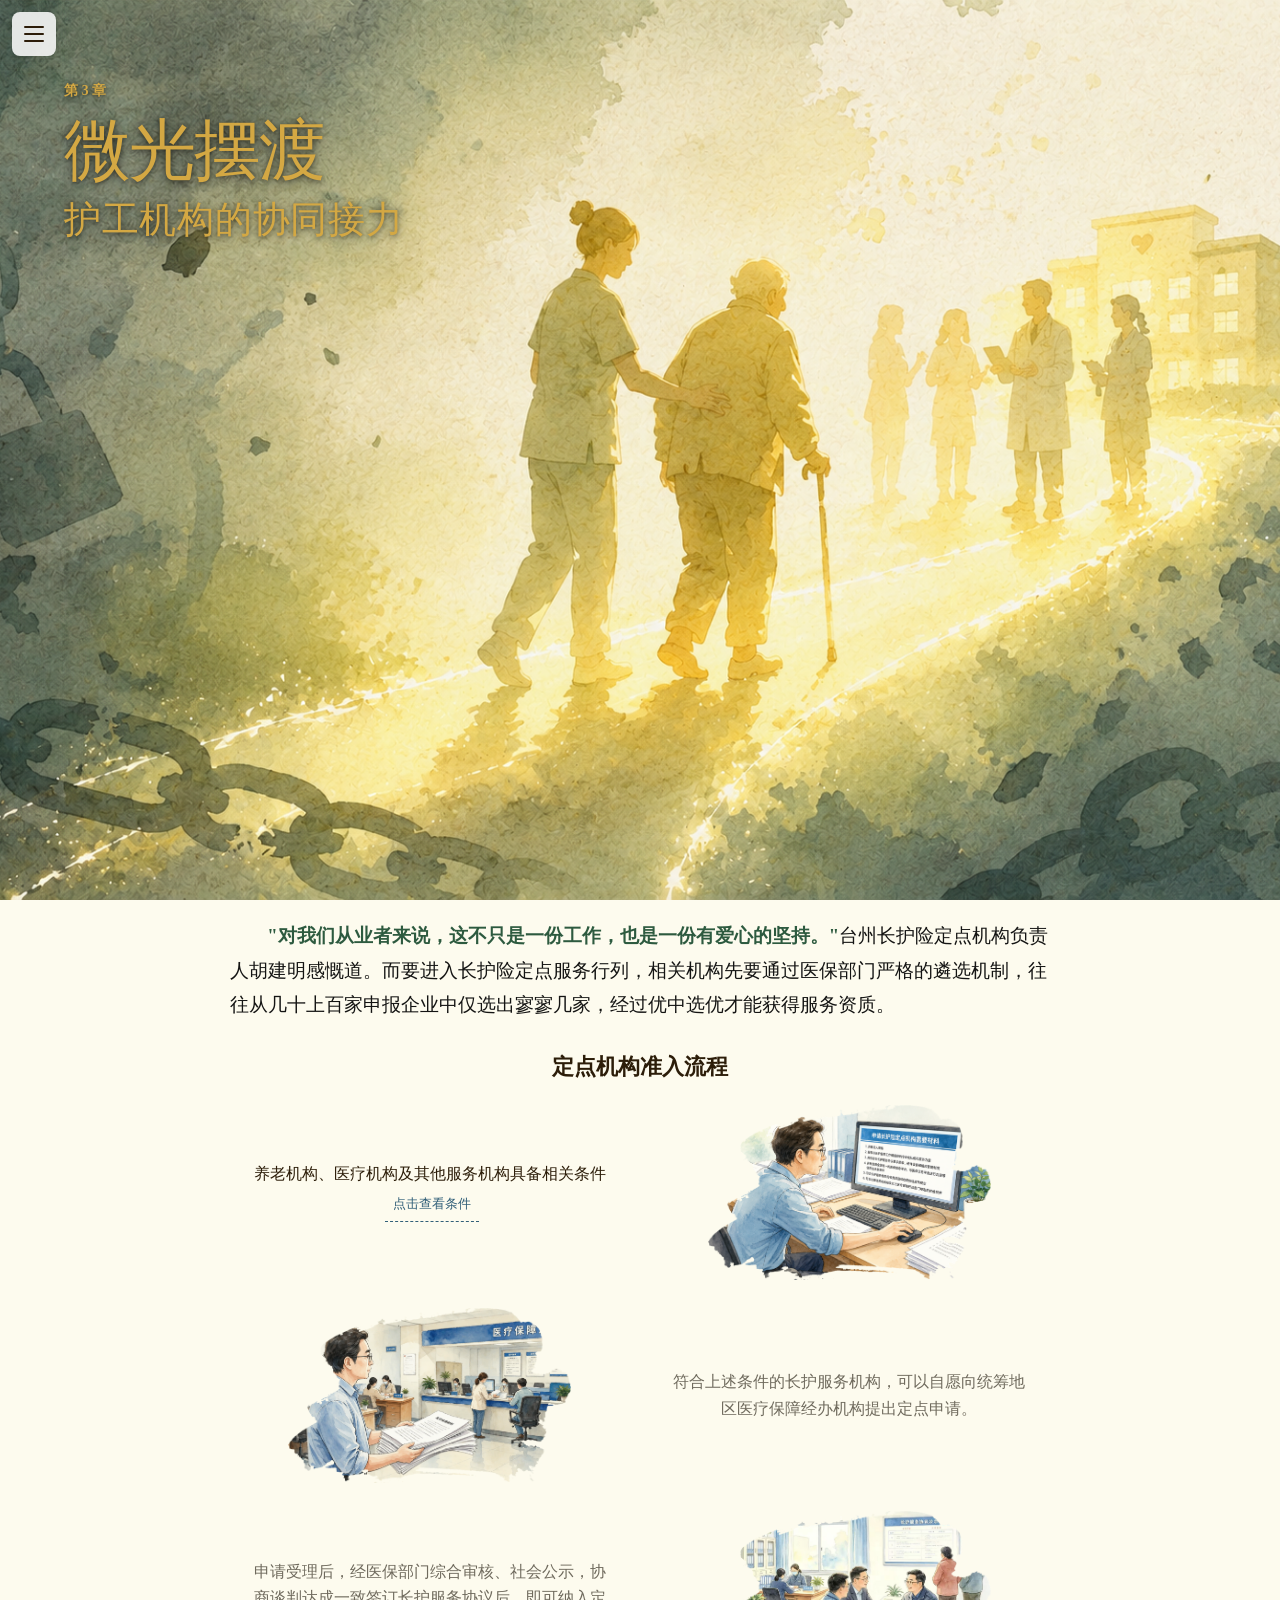
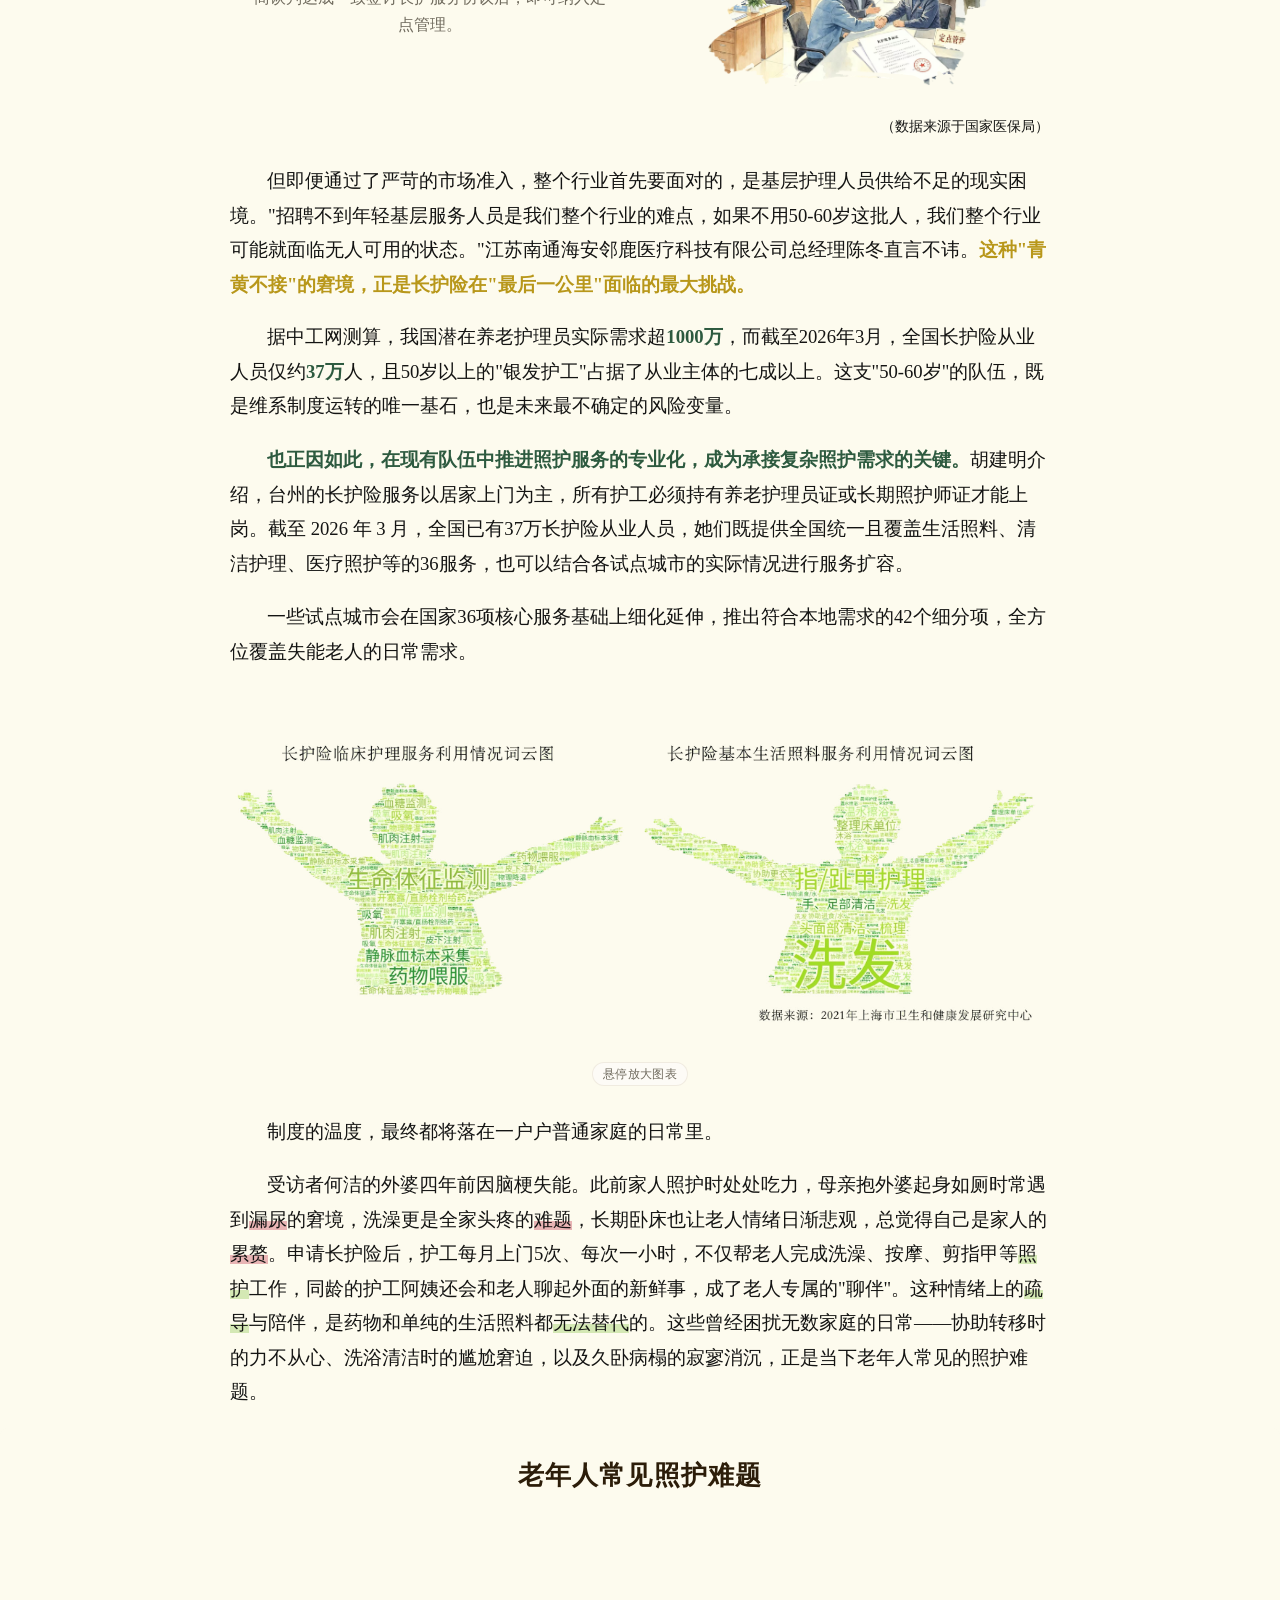
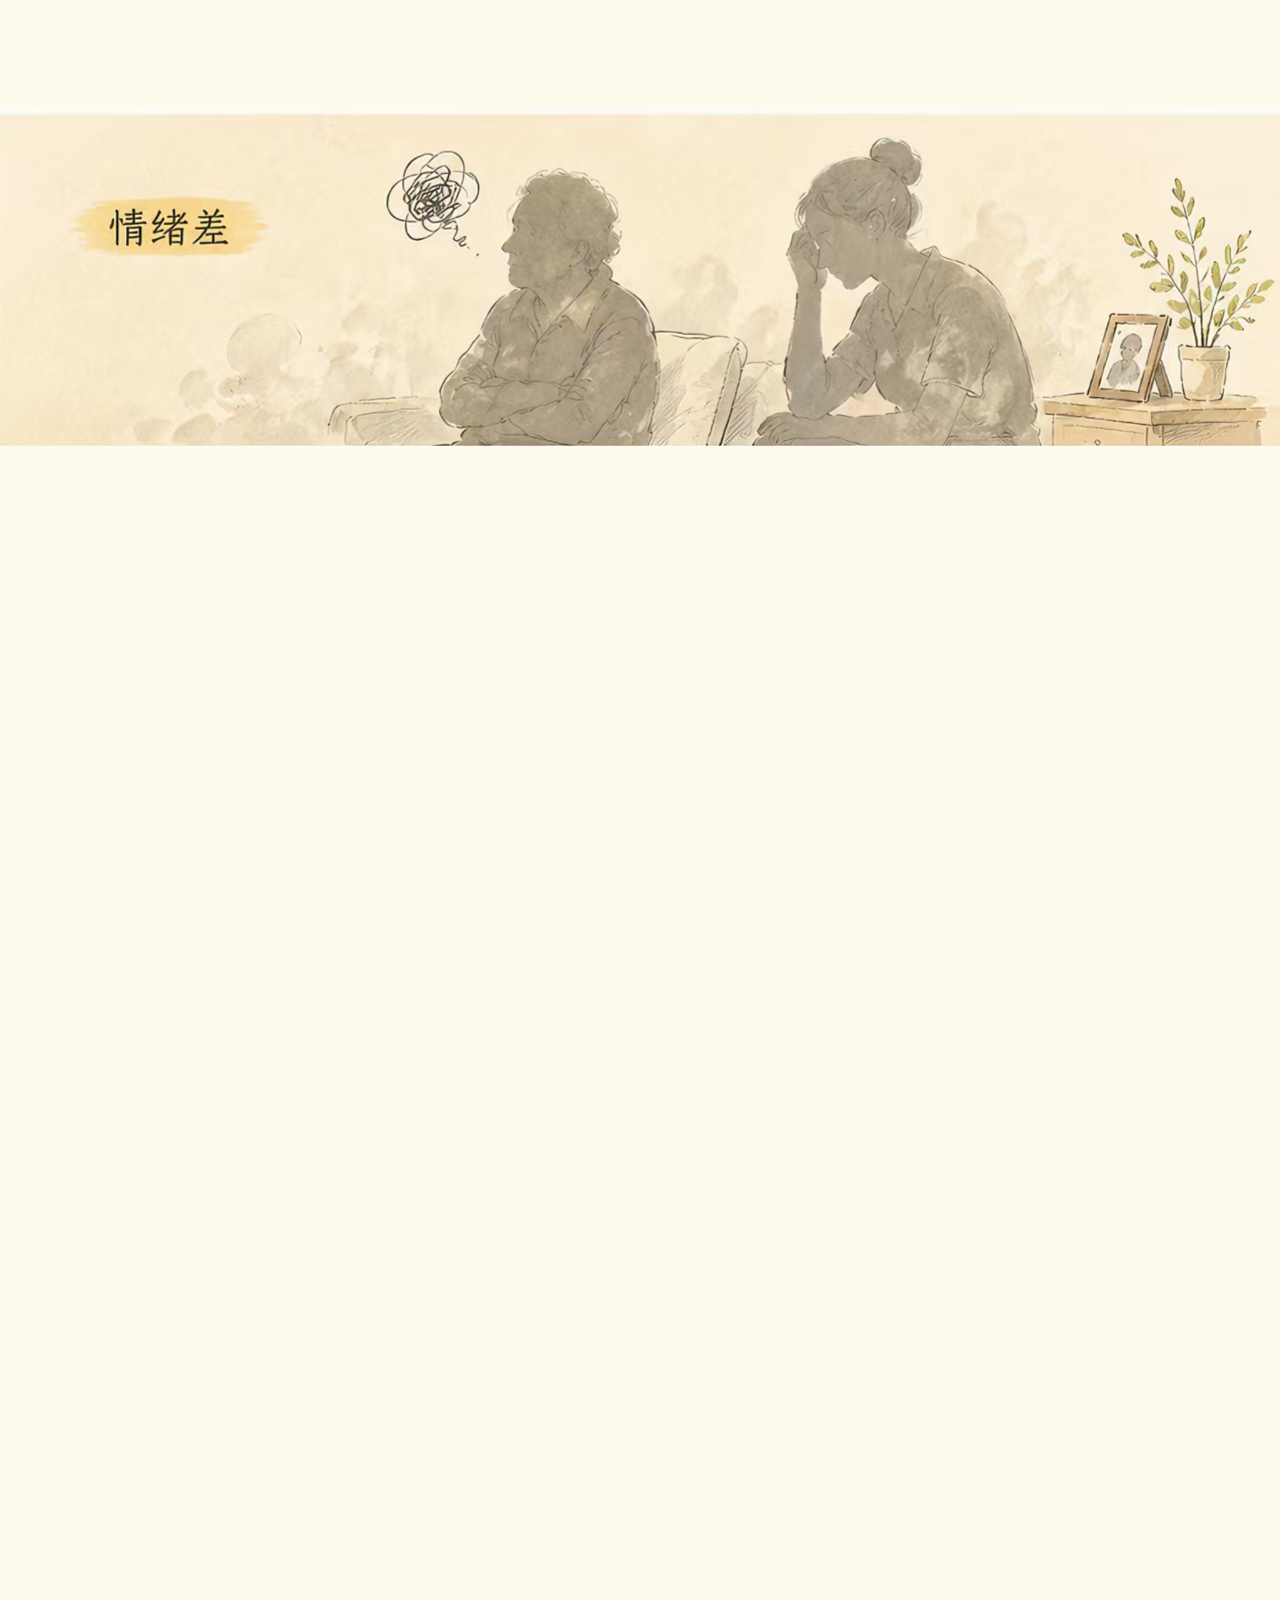
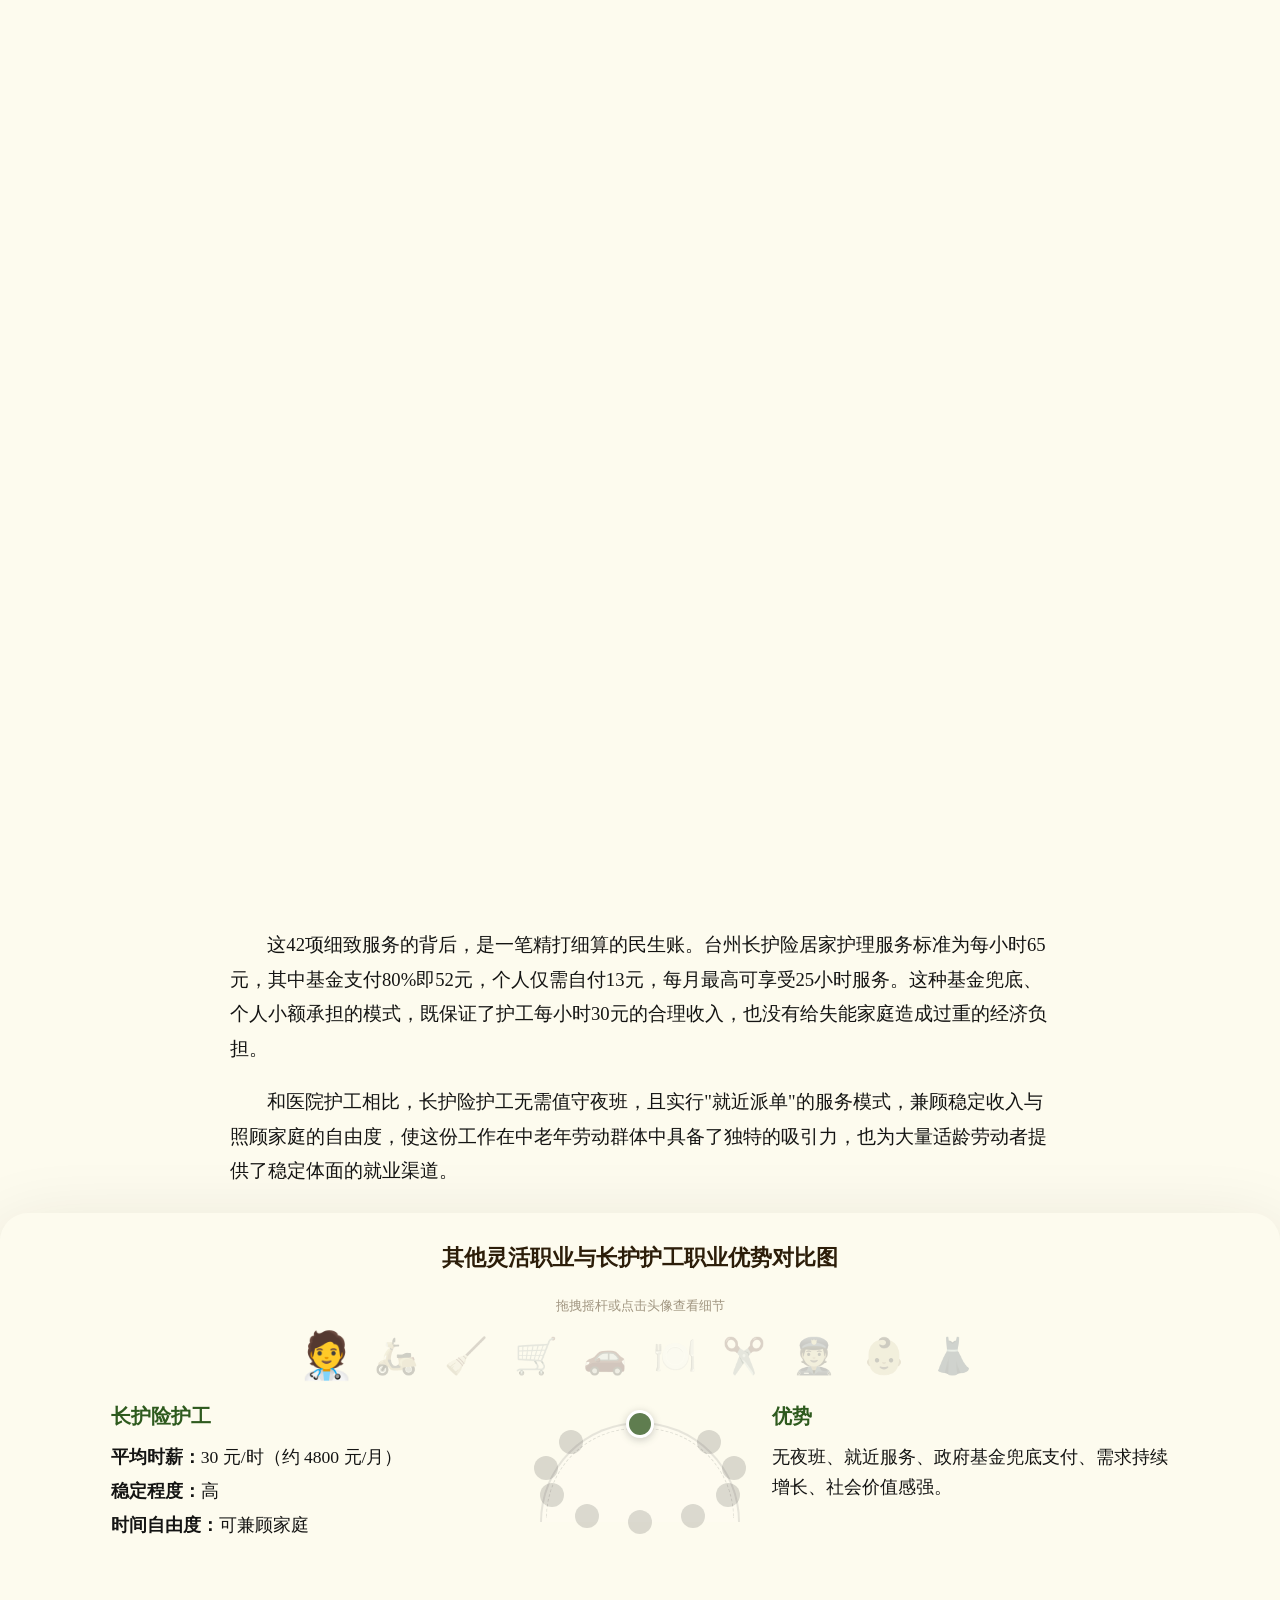
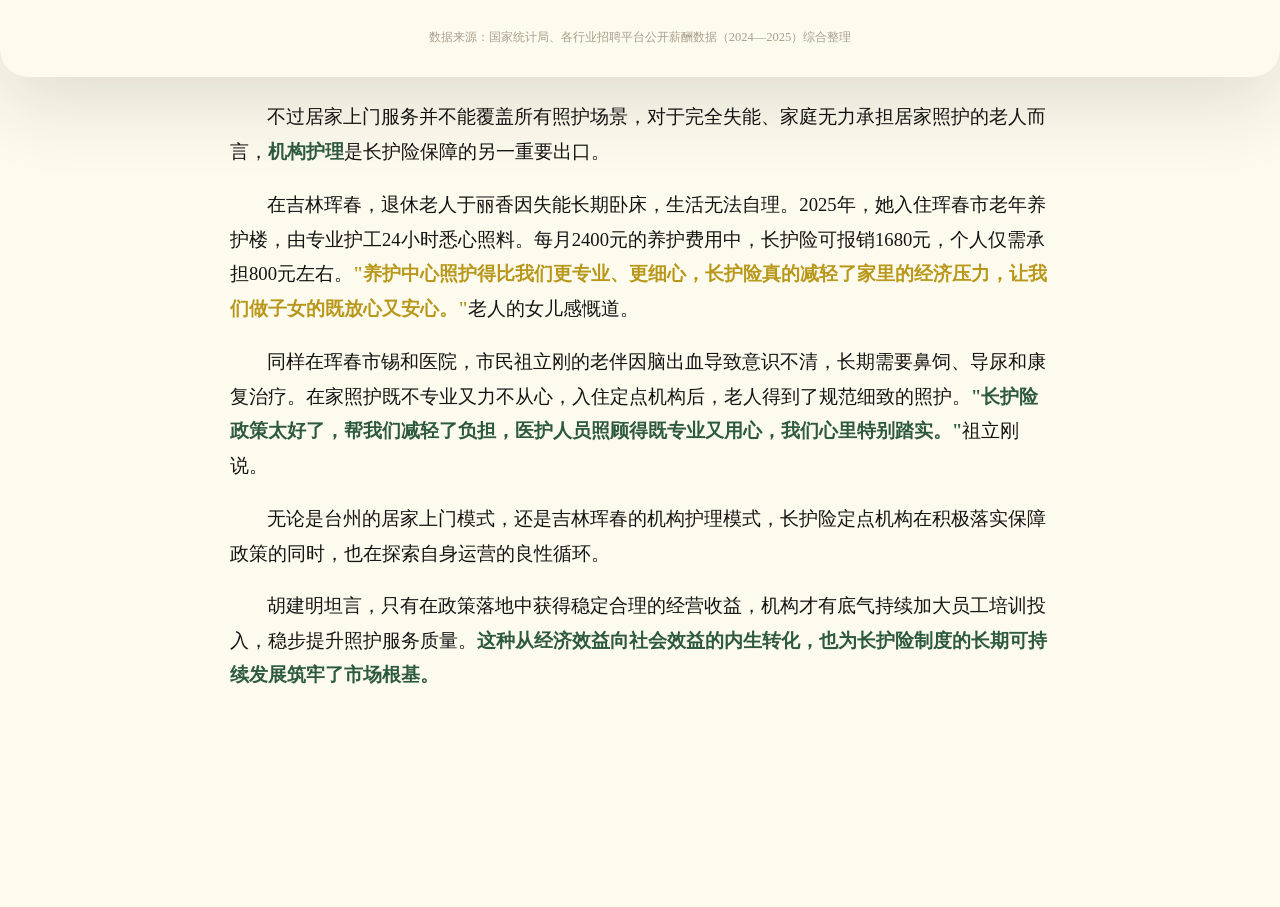
<file: chapter3.html>
<!-- Generated by Trae Work -->
<!doctype html>
<html lang="zh-CN">
<head>
  <meta charset="utf-8">
  <meta name="viewport" content="width=device-width, initial-scale=1">
  <title>“长”路未尽，“护”佑已至：4500万失能老人被托举的晚年</title>
  <meta name="description" content="长护险静态HTML数据新闻：4500万失能老人被托举的晚年">
  <link rel="stylesheet" href="./assets/styles/base.css">
  <link rel="stylesheet" href="./assets/styles/story.css">
  <style>
  /* ========== 全局字体：思源宋体 ========== */
  :root{
    --font-sans: "Noto Serif SC", serif;
    --font-serif: "Noto Serif SC", serif;
  }
  html, body{
    font-family: "Noto Serif SC", serif;
  }
  h1, h2, h3, h4, h5, h6,
  .chapter-label, .eyebrow,
  .title-overlay h2, .chapter-cover h2,
  .root-ending h2, .sources-panel h2,
  .story-kicker, .process-flow-title,
  .interaction-card h3, .chart-card h3,
  .process-card h3, .loop-card h3,
  .waffle-module h3, .modal-title,
  .tooltip-title, .country-name,
  .person-name, #calcOutput{
    font-weight: 700;
  }
  p, li, span, div, a, td, th,
  label, input, textarea, button{
    font-weight: 400;
  }

  /* ============== 自定义光标 · 雨伞开合（DOM + 区域热区方案） ============== */
  /*
   * [全局重构] 使用 DOM 元素模拟光标 + 区域点击热区检测。
   * 鼠标移动：transform: translate3d() GPU 加速，零延迟。
   * 点击热区：伞覆盖区域（48×48）的 9 个采样点检测，
   *          伞尖、伞柄、伞面任意位置触碰可交互元素都能触发点击。
   */
  html, body { cursor: none; }
  *, *::before, *::after { cursor: none !important; }

  .umbrella-cursor {
    position: fixed;
    left: 0; top: 0;
    width: 48px; height: 48px;
    pointer-events: none;
    z-index: 2147483647;
    /* [灵敏度优化] transform: translate3d() 触发 GPU 渲染管线，
       无 layout/paint 开销，零延迟跟随鼠标 */
    transform: translate3d(-100px, -100px, 0);
    will-change: transform;
  }

  .umbrella-cursor::before,
  .umbrella-cursor::after {
    content: "";
    position: absolute;
    inset: 0;
    background-position: center;
    background-repeat: no-repeat;
    background-size: contain;
    transition: opacity .25s cubic-bezier(.22,.8,.36,1);
    left: 0; top: 0; width: auto; height: auto;
    border: 0 !important;
    border-radius: 0 !important;
  }

  .umbrella-cursor::before {
    background-image: url("./assets/cursor/cursor_umbrella_close.png");
    opacity: 1;
  }

  .umbrella-cursor::after {
    background-image: url("./assets/cursor/cursor_umbrella_open.png");
    opacity: 0;
  }

  .umbrella-cursor.is-press::before { opacity: 0; }
  .umbrella-cursor.is-press::after  { opacity: 1; }

  @media (max-width: 767.98px), (hover: none) and (pointer: coarse) {
    html, body { cursor: auto; }
    *, *::before, *::after { cursor: auto !important; }
    .umbrella-cursor { display: none !important; }
  }

  @media (prefers-reduced-motion: reduce) {
    .umbrella-cursor::before,
    .umbrella-cursor::after {
      transition: none !important;
    }
  }

  /* ============== 光带返回修复 · 样式钩子 ============== */
  /* 浏览器后退/bfcache 恢复时，由 JS 给容器加 .is-restored，
     强制清除可能残留的隐藏状态，避免光带消失无法点击 */
  .curtain-stage.is-restored{
    display:block !important;
    visibility:visible !important;
    opacity:1 !important;
  }
  .curtain-stage.is-restored:not(.is-rolled){
    height:clamp(110px,16vh,170px) !important;
    margin:clamp(1rem,2.5vw,2rem) 0 clamp(1.5rem,3vw,2.5rem) !important;
    overflow:hidden !important;
  }
  .curtain-stage.is-restored:not(.is-rolled) .curtain-hero{
    transform:none !important;
    visibility:visible !important;
    opacity:1 !important;
  }
  .curtain-stage.is-restored:not(.is-rolled) .curtain-hint,
  .curtain-stage.is-restored:not(.is-rolled) .scroll-trigger{
    visibility:visible !important;
    opacity:1;
    pointer-events:auto;
  }

  /* ============== 老龄化插图 · 左右双栏对齐布局 ============== */
  .oldyear-row{
    display: grid;
    grid-template-columns: 1fr 1fr;
    gap: 2.5rem;
    align-items: center;          /* 垂直居中对齐 */
    margin: 1.6rem clamp(5rem,18vw,346px);
  }
  .oldyear-figure{
    margin:0;                    /* 取消浮动边距，由 grid gap 控制 */
    width:auto;
    max-width:100%;
    padding:0;
    background:transparent;
    border:0;
    border-radius:0;
    overflow:visible;
    box-shadow:none;
    display:flex;
    flex-direction:column;
    align-items:center;
    animation: oldyear-fade-in .9s ease-out both;
    transition: transform .35s ease;
    will-change: transform, opacity;
  }
  .oldyear-figure img{
    display:block;
    max-width:100%;
    height:auto;
    width:100%;
    object-fit:contain;
    border:0;
    border-radius:0;
    box-shadow:none;
    background:transparent;
    transition:transform .45s ease, width .45s ease, max-height .45s ease, border-radius .45s ease;
    cursor:zoom-in;
  }
  .oldyear-hover-hint{
    margin:.55rem 0 0;
    font-size:.76rem;
    line-height:1.5;
    color:rgba(190,138,52,.82);
    text-align:center;
    letter-spacing:.12em;
    text-shadow:0 0 8px rgba(255,232,160,.72),0 0 18px rgba(255,196,90,.36);
    animation:oldyear-hint-glow 2.2s ease-in-out infinite;
  }
  .oldyear-hover-backdrop{
    display:none;
  }
  .oldyear-preview-backdrop{
    position:fixed;
    inset:0;
    z-index:999996;
    pointer-events:none;
    opacity:0;
    visibility:hidden;
    background:rgba(26,20,14,.24);
    backdrop-filter:blur(5px);
    -webkit-backdrop-filter:blur(5px);
    transition:opacity .32s ease,visibility .32s ease;
  }
  .oldyear-preview-layer{
    position:fixed;
    inset:0;
    z-index:999997;
    display:grid;
    place-items:center;
    pointer-events:none;
    opacity:0;
    visibility:hidden;
    transition:opacity .32s ease,visibility .32s ease;
  }
  .oldyear-preview-layer img{
    display:block;
    width:auto;
    max-width:min(78vw,760px);
    max-height:78vh;
    object-fit:contain;
    border:0;
    border-radius:0;
    box-shadow:none;
    background:transparent;
    filter:none;
    transform:scale(.96);
    transition:transform .32s ease;
  }
  .oldyear-preview-backdrop.is-active,
  .oldyear-preview-layer.is-active{
    opacity:1;
    visibility:visible;
  }
  .oldyear-preview-layer.is-active img{
    transform:scale(1);
  }
  /* hover 互动：整个 figure 区域都可触发预览 */
  @media (hover:hover) and (pointer:fine){
    .oldyear-figure{
      cursor:zoom-in;
    }
    .oldyear-figure:hover .oldyear-hover-hint{
      opacity:.95;
    }
  }
  /* 淡入 + 轻微缩放关键帧 */
  @keyframes oldyear-fade-in{
    0%{ opacity:0; transform:translateY(12px) scale(.985); }
    100%{ opacity:1; transform:translateY(0) scale(1); }
  }
  @keyframes oldyear-hint-glow{
    0%,100%{ opacity:.72; text-shadow:0 0 6px rgba(255,232,160,.45); }
    50%{ opacity:1; text-shadow:0 0 12px rgba(255,232,160,.8),0 0 24px rgba(255,196,90,.38); }
  }
  /* 右侧文字 */
  .oldyear-wrap{
    margin-top:0;
    text-indent:2em;
    line-height:1.85;
    font-size:clamp(.95rem,1.3vw,1.1rem);
  }
  /* 独立下一段 */
  .oldyear-next{
    clear:both;
    text-indent:2em;
    margin-top:1rem;
  }
  /* 清浮动占位 */
  .oldyear-clear{ clear:both; height:0; font-size:0; line-height:0; }

  /* 移动端：单列堆叠 */
  @media (max-width: 720px){
    .oldyear-row{
      grid-template-columns:1fr;
      gap:1.2rem;
    }
    .oldyear-figure{
      margin:0;
      width:100%;
    }
    .oldyear-figure img{ height:auto; }
    .oldyear-wrap{ text-indent:2em; }
    .oldyear-next{ clear:none; text-indent:2em; }
  }

  /* JS 通过给 body 添加 .oldyear-replay 重新触发入场动画（用于 bfcache 返回时） */
  body.oldyear-replay .oldyear-figure{
    animation: none;                        /* 先清空 */
  }
  body.oldyear-replay.is-running .oldyear-figure{
    animation: oldyear-fade-in .9s ease-out both;
  }

  /* 减少动画偏好：关闭入场与 hover 过渡 */
  @media (prefers-reduced-motion: reduce){
    .oldyear-figure,
    .oldyear-hover-hint,
    .oldyear-preview-backdrop,
    .oldyear-preview-layer,
    .oldyear-preview-layer img,
    body.oldyear-replay.is-running .oldyear-figure{
      animation:none !important;
      transition:none !important;
    }
    .oldyear-preview-layer img{ transform:none; }
  }

  /* ============== 基金投入趋势图 · 独立图片展示 ============== */
  /* 图片地址（可改为本地或网络链接）：./assets/images/fund_trend_img.png */
  .fund-trend-figure{
    margin:1.8rem auto 2.2rem;             /* 图片上下留白，不挤压周边段落 */
    width:min(100%, 1000px);               /* 自适应容器，桌面端最大 1000px */
    padding:0;
    border-radius:20px;
    overflow:hidden;
    background:transparent;
    box-shadow:0 16px 34px rgba(60,40,18,.13), 0 2px 10px rgba(0,0,0,.06);
    animation: fund-img-fade-in .9s ease-out both; /* 入场动画时长可调 */
    transition:transform .35s ease, box-shadow .35s ease;
    will-change:transform, opacity;
  }
  .fund-trend-figure img{
    display:block;
    width:100%;
    height:auto;
    max-height:640px;                       /* 进一步放大 */
    object-fit:contain;                     /* 保持比例，不变形、不裁切 */
    background:#fffaf0;
    opacity:.88;                            /* 透明化 */
  }
  .fund-trend-figure figcaption{
    margin:.65rem 0 0;
    font-size:.84rem;
    line-height:1.5;
    color:rgba(20,20,19,.56);
    text-align:center;
    letter-spacing:.04em;
  }
  .fund-trend-figure:hover{
    transform:translateY(-3px);
    box-shadow:0 22px 42px rgba(60,40,18,.18), 0 4px 12px rgba(0,0,0,.08);
  }
  @keyframes fund-img-fade-in{
    0%{ opacity:0; transform:translateY(12px) scale(.985); }
    100%{ opacity:1; transform:translateY(0) scale(1); }
  }
  /* JS 用于页面返回时重播图片动画 */
  body.fund-img-replay .fund-trend-figure{ animation:none; }
  body.fund-img-replay.is-fund-running .fund-trend-figure{ animation:fund-img-fade-in .9s ease-out both; }
  @media (max-width:720px){
    .fund-trend-figure{
      width:100%;
      margin:1.4rem auto 1.8rem;
      border-radius:16px;
    }
    .fund-trend-figure img{ max-height:none; }
  }
  @media (prefers-reduced-motion: reduce){
    .fund-trend-figure,
    body.fund-img-replay.is-fund-running .fund-trend-figure{
      animation:none !important;
      transition:none !important;
    }
    .fund-trend-figure:hover{ transform:none; }
  }

  /* ============== 正文段落 · 首行缩进两字符 ============== */
  /* 正文实际 DOM 层级：.story-shell > .article-body > (p / section > p) */
  .article-body > p,
  .article-body > section > p{
    text-indent: 2em;
  }
  /* blockquote 去掉浏览器默认左边距，整体与普通段落对齐；内部 p 同样首行缩进 */
  .article-body > blockquote,
  .article-body > section > blockquote{
    margin-left: 0;
    margin-right: 0;
    padding-left: 0;
    border-left: none;
  }
  .article-body > blockquote > p,
  .article-body > section > blockquote > p{
    text-indent: 2em;
  }

  /* chapter 页面正文段落首行缩进（body 直接子元素 p） */
  body > p{
    text-indent: 2em;
  }
  body > p.story-kicker,
  body > p.oldyear-next{
    text-indent: 0;
  }

  /* 排除不需要缩进的元素：章节标题区、引导框、交互卡片内标题、图注等 */
  .chapter-cover p,
  .lead-box p,
  .interaction-card h3 + p,
  .chart-card h3 + p,
  .process-card h3 + p,
  .loop-card h3 + p,
  .waffle-module h3 + p,
  .module-note,
  .source-link,
  .visual-note,
  .curtain-hint,
  .oldyear-hover-hint,
  .bingyinqipao-figure figcaption{
    text-indent: 0;
  }

  /* ============== 滚动渐显 · 轻微上移淡入 ============== */
  /* 所有带 data-reveal 的元素：初始透明+下移，进入视口后平滑上移显现 */
  :root{
    --reveal-offset: 28px;              /* 初始下移距离：越大入场感越强 */
    --reveal-duration: .75s;            /* 渐显动画时长：可改为 .5s / 1s */
    --reveal-ease: cubic-bezier(.22,.8,.36,1); /* 缓动曲线：先快后柔 */
    --reveal-stagger: .06s;             /* 同屏多个元素依次出现的间隔 */
  }

  [data-reveal]{
    opacity: 0;
    transform: translateY(var(--reveal-offset));
    transition:
      opacity var(--reveal-duration) var(--reveal-ease),
      transform var(--reveal-duration) var(--reveal-ease);
    will-change: opacity, transform;
  }

  /* 进入视口后触发：透明→1，下移→0 */
  [data-reveal].is-visible{
    opacity: 1;
    transform: translateY(0);
  }

  /* 同一父容器内多个 [data-reveal] 依次渐显，避免同时弹出 */
  [data-reveal].is-visible + [data-reveal],
  [data-reveal].is-visible ~ [data-reveal]{
    transition-delay: var(--reveal-stagger);
  }

  /* 减少动画偏好：直接显示，无过渡 */
  @media (prefers-reduced-motion: reduce){
    [data-reveal]{
      opacity: 1 !important;
      transform: none !important;
      transition: none !important;
    }
  }

  /* ============== 章节冷暖色交替 · 视觉叙事节奏 ==============
     第1章 困境现实 → 冷色灰蓝（沉郁）
     第2章 制度政策 → 暖色琥珀金（希望）
     第3章 人物服务 → 暖色柔橙（温度）
     第4章 成效闭环 → 暖色棕金（收获）
     第5章 挑战磨合 → 冷色灰青（反思）
     第6章 展望尊严 → 暖色金回归（升华） */
  .chapter-cover.chapter-1{
    background: linear-gradient(180deg, #e8eef4 0%, #d4dce8 55%, #c2cdd9 100%);
  }
  .chapter-cover.chapter-1 h2{ color: #2c3e5a; }
  .chapter-cover.chapter-1 .chapter-label{ color: #5a7a9e; }

  .chapter-cover.chapter-2{
    background: linear-gradient(180deg, #f5efe1 0%, #ebe0c8 55%, #ddd0b0 100%);
  }
  .chapter-cover.chapter-2 h2{ color: #4a3520; }
  .chapter-cover.chapter-2 .chapter-label{ color: #b8860b; }

  .chapter-cover.chapter-3{
    background: linear-gradient(180deg, #f5ede4 0%, #f0e2d0 55%, #e8d4bc 100%);
  }
  .chapter-cover.chapter-3 h2{ color: #d4a843 !important; }
  .chapter-cover.chapter-3 h2 small{ color: #d4a843 !important; }
  .chapter-cover.chapter-3 .chapter-label{ color: #d4a843 !important; }

  .chapter-cover.chapter-4{
    background: linear-gradient(180deg, #f5f0e6 0%, #ece4d2 55%, #e0d4be 100%);
  }
  .chapter-cover.chapter-4 h2{ color: #3e3018; }
  .chapter-cover.chapter-4 .chapter-label{ color: #a07830; }

  .chapter-cover.chapter-5{
    background: linear-gradient(180deg, #e8edf0 0%, #d8e0e6 55%, #c8d2da 100%);
  }
  .chapter-cover.chapter-5 h2{ color: #2e3e4e; }
  .chapter-cover.chapter-5 .chapter-label{ color: #5a8098; }

  .chapter-cover.chapter-6{
    background: linear-gradient(180deg, #f5efe1 0%, #ebe0c8 55%, #ddd0b0 100%);
  }
  .chapter-cover.chapter-6 h2{ color: #3e2e14; }
  .chapter-cover.chapter-6 .chapter-label{ color: #b8860b; }

  /* 第4章子标题样式：统一为 h3.chapter-sub */
  .chapter-sub{
    font-family: "Noto Serif SC", serif;
    font-size: clamp(1.15rem, 2.4vw, 1.4rem);
    font-weight: 700;
    color: var(--accent-gold, #b8860b);
    margin: 2rem 0 .6rem;
    padding-bottom: .35rem;
    border-bottom: 2px solid rgba(184, 134, 11, .2);
    letter-spacing: .02em;
  }

  /* ============== 首屏标题与门钥匙按钮 · 桌面端排版优化 ============== */
  /* 仅覆盖首屏 header，不影响正文其它模块 */
  .door-hero{
    grid-template-columns:minmax(420px, .96fr) minmax(420px, .9fr);
    gap:clamp(3rem, 6vw, 7rem);
    align-items:center;
  }
  .hero-copy{
    max-width:720px;
    justify-self:end;
  }
  .hero-copy h1{
    max-width:720px;
    margin:0;
    font-size:clamp(3.4rem, 5.4vw, 6.1rem);
    line-height:1.08;
    letter-spacing:-.045em;
  }
  .hero-copy h1 .h1-main{
    display:block;
    text-wrap:balance;
    word-break:keep-all;
  }
  .hero-copy h1 .h1-break{
    display:block;
  }
  .hero-copy h1 .h1-sub{
    display:block;
    width:max-content;
    max-width:100%;
    margin-top:.55rem;
    font-size:clamp(1.18rem, 1.8vw, 1.58rem);
    line-height:1.35;
    letter-spacing:.03em;
    white-space:nowrap;                    /* 桌面端不做多余换行 */
    color:rgba(20,20,19,.58);
    font-family:StorySans,"Noto Sans SC",sans-serif;
    font-weight:700;
  }
  .door-stage{
    position:relative;
    justify-self:start;
    overflow:visible;
  }
  .door-key-cta{
    position:absolute;
    left:50%;
    top:clamp(1.2rem, 3vh, 2.4rem);
    transform:translateX(-50%);
    z-index:5;
    white-space:nowrap;
    padding:.65rem 1.1rem;
    background:rgba(255,247,223,.88);
    backdrop-filter:blur(10px);
    box-shadow:0 14px 30px rgba(83,56,24,.14), 0 2px 8px rgba(0,0,0,.06);
    transition:transform .25s ease, box-shadow .25s ease, background .25s ease;
  }
  .door-key-cta:hover{
    transform:translateX(-50%) translateY(-2px);
    background:#fff7df;
    box-shadow:0 18px 38px rgba(83,56,24,.2), 0 3px 10px rgba(0,0,0,.08);
  }
  .door-key-cta:focus-visible{
    outline:3px solid rgba(245,183,89,.45);
    outline-offset:4px;
  }
  /* 钥匙图形在按钮文字上方 */
  .door-key-cta .key-shape{
    display:block;
    position:static;
    margin:0 auto .35rem;
    transform:none;
  }
  .door-key-cta .key-shape::before,
  .door-key-cta .key-shape::after{
    transform:none;
  }
  /* 按钮文字标签 */
  .door-key-cta .key-label{
    display:block;
    font-size:.85rem;
    letter-spacing:.08em;
    color:rgba(20,20,19,.72);
  }
  @media(max-width:900px){
    .door-hero{
      grid-template-columns:1fr;
      gap:2rem;
    }
    .hero-copy{
      max-width:none;
      justify-self:stretch;
    }
    .hero-copy h1{
      font-size:clamp(2.7rem, 11vw, 5.2rem);
    }
    .hero-copy h1 .h1-sub{
      width:auto;
      white-space:normal;                  /* 移动端允许自然换行，保持可读性 */
      font-size:.55em;
      letter-spacing:-.02em;
    }
    .door-stage{
      justify-self:center;
    }
    .door-key-cta{
      left:50%;
      top:clamp(.8rem, 2vh, 1.4rem);
      bottom:auto;
      transform:translateX(-50%);
      padding:.5rem .9rem;
    }
    .door-key-cta:hover{
      transform:translateX(-50%) translateY(-2px);
    }
  }

  /* ============== 病因风险气泡图 · aside 替换图片样式 ============== */
  :root{
    --bingyin-img-max-width: 920px;              /* 图片最大宽度：控制桌面端展示尺寸 */
    --bingyin-img-radius: 22px;                  /* 图片边缘柔和半径：数值越大边缘越圆润 */
    --bingyin-img-margin-y: clamp(1.8rem, 4vw, 3.2rem); /* 图片上下间距：避免挤压周边段落 */
    --bingyin-img-padding: clamp(.45rem, 1vw, .85rem);  /* 图片内侧留白：用于边缘自然过渡 */
    --bingyin-img-duration: .9s;                 /* 入场动画时长：可改为 .6s / 1.2s */
    --bingyin-img-scale-start: .985;             /* 入场初始缩放比例：越小缩放感越明显 */
    --bingyin-img-hover-scale: 1.012;            /* 鼠标悬停放大比例：建议 1.005~1.025 */
    --bingyin-img-hover-y: -3px;                 /* 鼠标悬停上移距离 */
    --bingyin-img-bg: rgba(255, 250, 240, .42);  /* 图片边缘融合底色：贴近页面暖色背景 */
    --bingyin-img-glow: rgba(245, 211, 146, .24);/* 边缘柔光颜色：越透明越自然 */
  }
  .bingyinqipao-figure,
  aside.bingyinqipao-figure{
    width: min(100%, var(--bingyin-img-max-width));
    margin: var(--bingyin-img-margin-y) auto;
    padding: var(--bingyin-img-padding);
    box-sizing: border-box;
    border: 0;
    border-radius: calc(var(--bingyin-img-radius) + var(--bingyin-img-padding));
    background:
      radial-gradient(circle at 50% 50%, var(--bingyin-img-bg) 0%, rgba(255,250,240,.24) 58%, rgba(255,250,240,0) 100%);
    box-shadow: 0 0 36px var(--bingyin-img-glow);
    overflow: hidden;
    animation: bingyin-img-enter var(--bingyin-img-duration) ease-out both;
    transition:
      transform .36s ease,
      filter .36s ease,
      box-shadow .36s ease;
    will-change: transform, opacity;
  }
  /* 图片地址（可替换为本地或网络链接）：./assets/images/bingyinqipao_img.png */
  .bingyinqipao-figure img,
  aside.bingyinqipao-figure img{
    display: block;
    width: 100%;
    height: auto;
    max-height: min(72vh, 680px);                /* 图片最大高度：防止桌面端过高压迫页面 */
    object-fit: contain;                         /* 保持比例，不变形、不裁切 */
    border: 0;
    border-radius: var(--bingyin-img-radius);
    background: transparent;
    -webkit-mask-image:
      linear-gradient(to right, transparent 0%, #000 5%, #000 95%, transparent 100%),
      linear-gradient(to bottom, transparent 0%, #000 5%, #000 95%, transparent 100%);
    -webkit-mask-composite: source-in;
    mask-image:
      linear-gradient(to right, transparent 0%, #000 5%, #000 95%, transparent 100%),
      linear-gradient(to bottom, transparent 0%, #000 5%, #000 95%, transparent 100%);
    mask-composite: intersect;
  }
  .bingyinqipao-figure:hover,
  aside.bingyinqipao-figure:hover{
    transform: translateY(var(--bingyin-img-hover-y)) scale(var(--bingyin-img-hover-scale));
    filter: saturate(1.035) contrast(1.015);
    box-shadow: 0 0 46px rgba(245, 211, 146, .32);
  }
  @keyframes bingyin-img-enter{
    0%{
      opacity: 0;
      transform: translateY(12px) scale(var(--bingyin-img-scale-start));
    }
    100%{
      opacity: 1;
      transform: translateY(0) scale(1);
    }
  }
  .bingyinqipao-figure.bingyinqipao-replay,
  aside.bingyinqipao-figure.bingyinqipao-replay{
    animation: bingyin-img-enter var(--bingyin-img-duration) ease-out both;
  }
  @media (max-width: 720px){
    :root{
      --bingyin-img-radius: 16px;                /* 移动端圆角 */
      --bingyin-img-margin-y: 1.4rem;            /* 移动端上下间距 */
      --bingyin-img-padding: .35rem;             /* 移动端内侧留白 */
    }
    .bingyinqipao-figure,
    aside.bingyinqipao-figure{
      width: 100%;
      max-width: 100%;
    }
    .bingyinqipao-figure img,
    aside.bingyinqipao-figure img{
      max-height: none;
    }
  }
  @media (prefers-reduced-motion: reduce){
    .bingyinqipao-figure,
    aside.bingyinqipao-figure{
      animation: none !important;
      transition: none !important;
    }
    .bingyinqipao-figure:hover,
    aside.bingyinqipao-figure:hover{
      transform: none !important;
      filter: none !important;
    }
  }



  /* ============== PC 宽屏适配 · 正文加宽 ==============
     大屏（≥1024px）：正文区域加宽，左右各留 15%-20% 做背景留白
     移动端（<1024px）保持原有 760px 窄版布局不变 */
  @media (min-width: 1024px){
    /* 正文主体：宽度占屏幕 60%-70%，左右各留约 15%-20% */
    .article-body{
      max-width: min(960px, 68vw);
      padding: 0 clamp(5rem,18vw,346px);
    }

    /* 数据来源面板跟随正文宽度 */
    .sources-panel{
      max-width: min(960px, 68vw);
    }

    /* 章节封面内边距跟随加宽 */
    .chapter-cover{
      padding-left: clamp(3rem, 8vw, 6rem);
      padding-right: clamp(3rem, 8vw, 6rem);
    }

    /* 结语区域跟随 */
    .root-ending{
      padding-left: clamp(3rem, 8vw, 6rem);
      padding-right: clamp(3rem, 8vw, 6rem);
    }

    /* 交互卡片、图表卡片等跟随正文宽度，不超出 */
    .interaction-card,
    .chart-card,
    .process-card,
    .loop-card,
    .waffle-module,
    .flourish-switcher{
      max-width: 100%;
    }

    /* 华夫饼图格子容器在大屏适当放大 */
    .waffle{
      max-width: 480px;
    }

    /* 引用块左右间距跟随正文 */
    .article-body > blockquote,
    .article-body > section > blockquote{
      margin-left: 0;
      margin-right: 0;
    }
  }

  /* ============== Flourish 华夫饼图年份切换组件 ============== */
  :root{
    --flourish-max-width: 780px;          /* PC端图表最大宽度 */
    --flourish-ratio: 56.25%;            /* iframe 宽高比 16:9，按需改为 75% (4:3) 等 */
    --flourish-fade-duration: .5s;        /* 切换淡入淡出时长 */
    --flourish-fade-ease: var(--ease-soft); /* 复用全局缓动 */
    --flourish-btn-radius: var(--radius-sm); /* 按钮圆角 */
    --flourish-btn-gap: .5rem;            /* 按钮间距 */
  }

  /* 图表容器：居中、卡片背景 */
  .flourish-switcher{
    max-width: var(--flourish-max-width);
    margin: 2.4rem auto;
    padding: clamp(1.2rem, 3vw, 2rem);
    background: var(--card-bg);
    border-radius: var(--radius-lg);
    box-shadow: var(--shadow-soft);
  }

  /* 年份按钮组 */
  .flourish-btn-group{
    display: flex;
    flex-wrap: wrap;
    gap: var(--flourish-btn-gap);
    justify-content: center;
    margin-bottom: 1.2rem;
  }

  .flourish-btn{
    border: 1px solid rgba(20,20,19,.18);
    border-radius: var(--flourish-btn-radius);
    background: #fff7df;
    padding: .55rem 1.1rem;
    font-family: "Noto Serif SC", serif;
    font-size: clamp(.85rem, 1.6vw, .95rem);
    font-weight: 400;
    color: var(--text-dark);
    cursor: pointer;
    transition:
      background var(--duration-normal) var(--ease-soft),
      color var(--duration-normal) var(--ease-soft),
      box-shadow var(--duration-normal) var(--ease-soft),
      transform var(--duration-fast) var(--ease-soft);
    white-space: nowrap;
    user-select: none;
    -webkit-tap-highlight-color: transparent;
  }
  .flourish-btn:hover{
    background: var(--accent-gold);
    color: #fff;
    box-shadow: 0 4px 12px rgba(198,123,46,.25);
    transform: translateY(-1px);
  }
  .flourish-btn:active{
    transform: translateY(0);
  }
  /* 当前选中年份 */
  .flourish-btn.is-active{
    background: var(--accent-gold);
    color: #fff;
    box-shadow: 0 4px 16px rgba(198,123,46,.3);
    pointer-events: none; /* 选中后不可重复点击 */
  }
  /* 切换锁定期：所有按钮暂时禁用 */
  .flourish-btn-group.is-switching .flourish-btn{
    pointer-events: none;
    opacity: .6;
  }
  .flourish-btn-group.is-switching .flourish-btn.is-active{
    opacity: 1;
  }

  /* iframe 堆叠容器：相对定位，所有 iframe 绝对定位重叠 */
  .flourish-stage{
    position: relative;
    width: 100%;
    padding-top: var(--flourish-ratio); /* 用 padding-top 撑出高度，保持宽高比 */
    overflow: hidden;
    border-radius: var(--radius-md);
    background: rgba(255,252,242,.5);
  }

  .flourish-stage iframe{
    position: absolute;
    top: 0;
    left: 0;
    width: 100%;
    height: 100%;
    border: 0;
    border-radius: var(--radius-md);
    /* 默认隐藏，通过 opacity + visibility 过渡 */
    opacity: 0;
    visibility: hidden;
    transition:
      opacity var(--flourish-fade-duration) var(--flourish-fade-ease),
      visibility var(--flourish-fade-duration) var(--flourish-fade-ease);
    pointer-events: none; /* 隐藏时不可交互 */
  }
  /* 当前展示的 iframe */
  .flourish-stage iframe.is-visible{
    opacity: 1;
    visibility: visible;
    pointer-events: auto; /* 展示时可交互：保留 Flourish 悬浮弹窗等 */
    z-index: 1;
  }

  /* 移动端：图表铺满屏幕宽度，缩小间距 */
  @media (max-width: 900px){
    .flourish-switcher{
      max-width: 100%;
      margin: 1.6rem .5rem;
      padding: 1rem;
      border-radius: var(--radius-md);
    }
    .flourish-btn{
      padding: .45rem .85rem;
      font-size: .82rem;
    }
    .flourish-btn-group{
      gap: .4rem;
    }
  }

  /* 减少动画偏好：直接切换，无过渡 */
  @media (prefers-reduced-motion: reduce){
    .flourish-stage iframe{
      transition: none !important;
    }
    .flourish-btn{
      transition: none !important;
    }
  }


  /* ============== 第二屏 · 树冠主视觉 + 底部渐变衔接 ============== */
  .title-card{
    /* 树冠仰拍图作为全屏背景 */
    background: url('./assets/images/tree-canopy-hero.png') center top / 100% auto no-repeat;
    background-color: #e8dcc8; /* 图片未加载时的兜底色 */
    min-height: 100vh;
    padding: 0;
    display: block;
    position: relative;
    overflow: hidden;
  }

  /* 隐藏原有 title-card 内的暖色渐变和树符号（已被树冠图替代） */
  .title-card .tree-symbol,
  .title-card .title-overlay{
    display: none;
  }

  /* ---- 底部渐变过渡遮罩：亮绿 → 页面底色 ---- */
  .title-card::after{
    content: '';
    position: absolute;
    bottom: 0;
    left: 0;
    right: 0;
    height: 45%; /* 渐变区域高度，覆盖图片下部 */
    background: linear-gradient(
      to bottom,
      transparent 0%,
      rgba(232, 220, 200, .15) 20%,
      rgba(232, 220, 200, .45) 45%,
      rgba(232, 220, 200, .75) 65%,
      #e8dcc8 85%,
      #e8dcc8 100%
    );
    pointer-events: none;
    z-index: 2;
  }

  /* ---- 延伸枝叶缓冲层：图片底部向下延展细碎枝叶 ---- */
  .canopy-extend{
    position: absolute;
    bottom: 0;
    left: 0;
    right: 0;
    height: 22vh; /* 枝叶延伸高度 */
    z-index: 1;
    pointer-events: none;
    overflow: hidden;
  }

  /* 用多个径向渐变模拟细碎枝叶剪影 */
  .canopy-extend::before{
    content: '';
    position: absolute;
    inset: 0;
    background:
      /* 左侧枝叶簇 */
      radial-gradient(ellipse 18vw 8vh at 8% 15%, rgba(58, 90, 42, .18) 0%, transparent 70%),
      radial-gradient(ellipse 12vw 6vh at 18% 35%, rgba(74, 124, 42, .14) 0%, transparent 65%),
      radial-gradient(ellipse 10vw 5vh at 5% 55%, rgba(42, 72, 30, .12) 0%, transparent 60%),
      /* 中部枝叶 */
      radial-gradient(ellipse 22vw 10vh at 35% 10%, rgba(74, 124, 42, .16) 0%, transparent 70%),
      radial-gradient(ellipse 15vw 7vh at 50% 30%, rgba(90, 130, 50, .12) 0%, transparent 65%),
      radial-gradient(ellipse 8vw 4vh at 42% 50%, rgba(58, 90, 42, .10) 0%, transparent 60%),
      /* 右侧枝叶 */
      radial-gradient(ellipse 20vw 9vh at 70% 8%, rgba(74, 124, 42, .15) 0%, transparent 70%),
      radial-gradient(ellipse 14vw 6vh at 82% 25%, rgba(58, 90, 42, .13) 0%, transparent 65%),
      radial-gradient(ellipse 10vw 5vh at 90% 45%, rgba(42, 72, 30, .10) 0%, transparent 60%),
      /* 底部零散叶片 */
      radial-gradient(ellipse 6vw 3vh at 25% 70%, rgba(74, 124, 42, .08) 0%, transparent 55%),
      radial-gradient(ellipse 5vw 3vh at 60% 65%, rgba(90, 130, 50, .07) 0%, transparent 55%),
      radial-gradient(ellipse 7vw 3vh at 78% 72%, rgba(58, 90, 42, .06) 0%, transparent 55%);
    mask-image: linear-gradient(to bottom, rgba(0,0,0,.6) 0%, transparent 100%);
    -webkit-mask-image: linear-gradient(to bottom, rgba(0,0,0,.6) 0%, transparent 100%);
  }

  /* 光斑点缀：模拟阳光穿透枝叶的光点 */
  .canopy-extend::after{
    content: '';
    position: absolute;
    inset: 0;
    background:
      radial-gradient(circle 3vw at 30% 20%, rgba(200, 230, 140, .10) 0%, transparent 70%),
      radial-gradient(circle 2vw at 55% 15%, rgba(232, 245, 176, .08) 0%, transparent 70%),
      radial-gradient(circle 4vw at 75% 30%, rgba(200, 230, 140, .07) 0%, transparent 70%),
      radial-gradient(circle 2.5vw at 15% 40%, rgba(232, 245, 176, .06) 0%, transparent 70%);
    mask-image: linear-gradient(to bottom, rgba(0,0,0,.5) 0%, transparent 100%);
    -webkit-mask-image: linear-gradient(to bottom, rgba(0,0,0,.5) 0%, transparent 100%);
  }

  /* 移动端适配 */
  @media (max-width: 900px){
    .title-card{
      background-size: 100% auto;
      min-height: 80vh;
    }
    .canopy-extend{
      height: 18vh;
    }
    .title-card::after{
      height: 40%;
    }
  }

  /* ============== PinScrollSection · 分段固定视差滚动组件 ==============
     Readymag 同款：左侧图表 sticky 固定，右侧文字分段平移 + 图表切换 */
  .pin-scroll-section{
    position: relative;
    /* 高度由 JS 动态设置 */
  }

  /* 固定阶段：stage 吸顶 */
  .pin-scroll-section.is-pinned .pin-stage{
    position: fixed;
    top: 0;
    left: 0;
    right: 0;
    height: 100vh;
    z-index: 5;
    display: grid;
    grid-template-columns: 1fr 1fr;
    gap: 4vw;
    align-items: center;
    padding: 0 6vw;
    background: var(--bg-main, #f5efe1);
  }

  /* 解除固定后：stage 回到文档流 */
  .pin-scroll-section:not(.is-pinned) .pin-stage{
    position: relative;
    display: grid;
    grid-template-columns: 1fr 1fr;
    gap: 4vw;
    align-items: center;
    padding: 10vh 6vw;
    min-height: 100vh;
  }

  /* ---- 左侧图表容器 ---- */
  .pin-chart-wrap{
    position: relative;
    width: 100%;
    height: 70vh;
    overflow: hidden;
  }

  /* 单张图表 */
  .pin-chart{
    position: absolute;
    inset: 0;
    display: grid;
    place-items: center;
    opacity: 0;
    transform: translateX(60px);
    transition:
      opacity var(--pin-chart-duration, .6s) var(--pin-ease, cubic-bezier(.4,0,.2,1)),
      transform var(--pin-chart-duration, .6s) var(--pin-ease, cubic-bezier(.4,0,.2,1));
    pointer-events: none;
  }

  .pin-chart.is-active{
    opacity: 1;
    transform: translateX(0);
    pointer-events: auto;
  }

  .pin-chart.is-exit{
    opacity: 0;
    transform: translateX(-60px);
  }

  .pin-chart.is-enter{
    opacity: 0;
    transform: translateX(60px);
  }

  /* ---- 右侧文字容器 ---- */
  .pin-text-wrap{
    position: relative;
    width: 100%;
    height: 70vh;
    overflow: hidden;
  }

  /* 单段文字 */
  .pin-text{
    position: absolute;
    inset: 0;
    display: flex;
    flex-direction: column;
    justify-content: center;
    padding: 2rem 0;
    opacity: 0;
    transform: translateY(40px);
    transition:
      opacity var(--pin-text-duration, .5s) var(--pin-ease, cubic-bezier(.4,0,.2,1)),
      transform var(--pin-text-duration, .5s) var(--pin-ease, cubic-bezier(.4,0,.2,1));
  }

  .pin-text.is-active{
    opacity: 1;
    transform: translateY(0);
  }

  .pin-text.is-exit{
    opacity: 0;
    transform: translateY(-40px);
  }

  .pin-text.is-enter{
    opacity: 0;
    transform: translateY(40px);
  }

  /* 移动端：单列堆叠 */
  @media (max-width: 900px){
    .pin-scroll-section.is-pinned .pin-stage,
    .pin-scroll-section:not(.is-pinned) .pin-stage{
      grid-template-columns: 1fr;
      gap: 2rem;
      padding: 4vh 5vw;
    }
    .pin-chart-wrap{
      height: 40vh;
    }
    .pin-text-wrap{
      height: 50vh;
    }
  }

  /* 减少动画偏好 */
  @media (prefers-reduced-motion: reduce){
    .pin-chart, .pin-text{
      transition: none !important;
    }
  }

  /* ============== PinScrollSection · 高级交互增强 ============== */

  /* ---- 地图 iframe 自适应容器 ---- */
  .pin-chart iframe{
    width: 100%;
    height: 100%;
    border: 0;
    border-radius: 8px;
    box-shadow: 0 8px 32px rgba(0,0,0,.08);
  }

  /* 地图占位符样式 */
  .pin-chart-placeholder{
    width: 100%;
    height: 100%;
    display: grid;
    place-items: center;
    background: var(--card-bg, rgba(255,252,242,.8));
    border-radius: 8px;
    box-shadow: 0 8px 32px rgba(0,0,0,.08);
  }
  .pin-chart-placeholder svg{
    width: 90%;
    height: auto;
    max-height: 80%;
  }
  .pin-chart-note{
    position: absolute;
    bottom: 1rem;
    font-size: .75rem;
    color: rgba(20,20,19,.4);
    text-align: center;
  }

  /* ---- 文字段落增强 ---- */
  .pin-text-title{
    font-family: "Noto Serif SC", serif;
    font-size: clamp(1.4rem, 3vw, 2rem);
    color: #2c1d09;
    margin: 0 0 1.2rem;
    letter-spacing: -.02em;
  }
  .pin-text p{
    font-size: clamp(.95rem, 1.6vw, 1.1rem);
    line-height: 1.8;
    color: rgba(20,20,19,.78);
    margin: 0 0 1rem;
  }

  /* ---- 关键词悬停高亮（模拟地图联动） ---- */
  .pin-keyword{
    position: relative;
    color: var(--accent-gold, #b8860b);
    font-weight: 400;
    cursor: help;
    transition: color .25s ease;
    border-bottom: 1px dashed rgba(184,134,11,.35);
  }
  .pin-keyword::after{
    content: attr(data-highlight);
    position: absolute;
    bottom: calc(100% + 6px);
    left: 50%;
    transform: translateX(-50%) scale(.9);
    padding: .35rem .7rem;
    background: #2c1d09;
    color: #f5efe1;
    font-size: .72rem;
    font-weight: 400;
    border-radius: 4px;
    white-space: nowrap;
    opacity: 0;
    pointer-events: none;
    transition: opacity .2s ease, transform .2s ease;
  }
  .pin-keyword:hover{
    color: #8b6914;
    border-bottom-color: rgba(184,134,11,.7);
  }
  .pin-keyword:hover::after{
    opacity: 1;
    transform: translateX(-50%) scale(1);
  }

  /* ---- 文字进入时的渐进显现 ---- */
  .pin-text.is-enter{
    opacity: 0;
    transform: translateY(40px) scale(.98);
  }
  .pin-text.is-active{
    opacity: 1;
    transform: translateY(0) scale(1);
  }
  .pin-text.is-exit{
    opacity: 0;
    transform: translateY(-40px) scale(.98);
  }

  /* ---- 图表切换时的视差纵深 ---- */
  .pin-chart.is-active{
    opacity: 1;
    transform: translateX(0) scale(1);
    filter: blur(0);
  }
  .pin-chart.is-exit{
    opacity: 0;
    transform: translateX(-80px) scale(.92);
    filter: blur(4px);
  }
  .pin-chart.is-enter{
    opacity: 0;
    transform: translateX(80px) scale(.92);
    filter: blur(4px);
  }

  /* ---- 段落进度指示器 ---- */
  .pin-progress-bar{
    position: absolute;
    left: 0;
    bottom: 0;
    height: 3px;
    background: var(--accent-gold, #b8860b);
    border-radius: 0 2px 2px 0;
    transition: width .3s ease;
    z-index: 10;
  }

  /* ============== 水滴动画 · 滚动变大下落 ============== */
  .water-drop{
    position: relative;
    width: 100%;
    height: 180px;
    display: grid;
    place-items: center;
    overflow: visible;
    z-index: 3;
    pointer-events: none;
  }

  /* 水滴本体：CSS 绘制 */
  .water-drop .drop-shape{
    position: relative;
    width: 10px;
    height: 14px;
    background: radial-gradient(ellipse 70% 55% at 35% 30%, rgba(255,255,255,.8) 0%, rgba(255,255,255,0) 55%),
                radial-gradient(ellipse 60% 50% at 65% 70%, rgba(100,200,255,.15) 0%, rgba(100,200,255,0) 50%),
                linear-gradient(170deg, rgba(200,235,255,.6) 0%, rgba(130,210,250,.45) 45%, rgba(80,180,240,.35) 100%);
    border-radius: 50% 50% 50% 50% / 65% 65% 35% 35%;
    transform-origin: center top;
    box-shadow:
      inset -1px -2px 3px rgba(0,0,0,.12),
      inset 1px 1px 2px rgba(255,255,255,.5),
      0 2px 6px rgba(2,136,209,.2);
    transition: transform .1s linear;
    will-change: transform;
  }

  /* 水滴高光 */
  .water-drop .drop-shape::before{
    content: '';
    position: absolute;
    top: 18%;
    left: 22%;
    width: 28%;
    height: 18%;
    background: rgba(255,255,255,.55);
    border-radius: 50%;
    transform: rotate(-25deg);
  }

  /* 水滴底部反光 */
  .water-drop .drop-shape::after{
    content: '';
    position: absolute;
    bottom: 12%;
    right: 18%;
    width: 16%;
    height: 10%;
    background: rgba(255,255,255,.25);
    border-radius: 50%;
  }

  /* 下落时的尾迹 */
  .water-drop .drop-trail{
    position: absolute;
    top: 50%;
    left: 50%;
    width: 6px;
    height: 0;
    background: linear-gradient(to bottom, rgba(79,195,247,.4), transparent);
    border-radius: 0 0 50% 50%;
    transform: translateX(-50%);
    opacity: 0;
    transition: opacity .2s ease;
  }

  .water-drop.is-falling .drop-trail{
    opacity: 1;
    height: 60px;
  }

  /* 落地涟漪（下落完成后显示） */
  .water-drop .ripple{
    position: absolute;
    bottom: -20px;
    left: 50%;
    width: 40px;
    height: 12px;
    border: 2px solid rgba(2,136,209,.3);
    border-radius: 50%;
    transform: translateX(-50%) scale(0);
    opacity: 0;
  }

  .water-drop.is-landed .ripple{
    animation: drop-ripple .8s ease-out forwards;
  }

  @keyframes drop-ripple{
    0%{ transform: translateX(-50%) scale(0); opacity: .6; }
    100%{ transform: translateX(-50%) scale(2.5); opacity: 0; }
  }

  /* ============== 藤蔓文字框 · 生长动画（重写版） ============== */
  .vine-text-frame{
    position: relative;
    padding: 2.5rem 2rem;
    margin: 1.5rem 0;
    border-radius: 12px;
    /* 初始：完全透明、中心缩放为0 */
    background: rgba(180, 220, 160, 0);
    transform: scale(0);
    opacity: 0;
    transition: background .8s ease .1s, transform .8s cubic-bezier(.34,1.2,.64,1), opacity .5s ease;
    transform-origin: center center;
    overflow: visible;
    z-index: 1;
  }

  /* 激活后：中心放大到位，背景渐显 */
  .vine-text-frame.is-grown{
    background: rgba(180, 220, 160, .18);
    transform: scale(1);
    opacity: 1;
  }

  /* ---- 藤蔓层：绝对定位铺满整个文字框，z-index 在文字之下 ---- */
  .vine-layer{
    position: absolute;
    inset: -40px;
    z-index: -1;
    pointer-events: none;
    overflow: visible;
  }
  .vine-layer svg{
    width: 100%;
    height: 100%;
    overflow: visible;
  }

  /* ---- 藤蔓路径：stroke-dashoffset 逐段绘制 ---- */
  .vine-path{
    fill: none;
    stroke-linecap: round;
    stroke-linejoin: round;
    stroke-dasharray: 800;
    stroke-dashoffset: 800;
    transition: stroke-dashoffset 1.5s cubic-bezier(.4,0,.2,1);
  }

  /* 激活后藤蔓绘制 */
  .vine-text-frame.is-grown .vine-path{
    stroke-dashoffset: 0;
  }
  /* 两段藤蔓错开绘制 */
  .vine-text-frame.is-grown .vine-path-up{
    transition-delay: 0s;
  }
  .vine-text-frame.is-grown .vine-path-down{
    transition-delay: .3s;
  }

  /* ---- 叶子：缩放弹出 ---- */
  .vine-leaf-group{
    opacity: 0;
    transform: scale(0);
    transform-origin: center;
    transition: opacity .4s ease, transform .4s cubic-bezier(.34,1.56,.64,1);
  }
  .vine-text-frame.is-grown .vine-leaf-group{
    opacity: 1;
    transform: scale(1);
  }
  /* 叶子依次弹出 */
  .vine-text-frame.is-grown .vine-leaf-group:nth-child(1){ transition-delay: .4s; }
  .vine-text-frame.is-grown .vine-leaf-group:nth-child(2){ transition-delay: .55s; }
  .vine-text-frame.is-grown .vine-leaf-group:nth-child(3){ transition-delay: .7s; }
  .vine-text-frame.is-grown .vine-leaf-group:nth-child(4){ transition-delay: .85s; }
  .vine-text-frame.is-grown .vine-leaf-group:nth-child(5){ transition-delay: 1s; }

  /* 移动端适配 */
  @media (max-width: 900px){
    .vine-text-frame{
      padding: 1.8rem 1.2rem;
    }
    .vine-layer{
      inset: -20px;
    }
  }

  /* ============== 2028全覆盖 · 扩散圆点插画 ============== */
  .coverage-illustration{
    position: relative;
    width: 100%;
    max-width: 900px;
    margin: 2rem auto 3rem;
    overflow: visible;
  }
  .coverage-illustration svg{
    width: 100%;
    height: auto;
    display: block;
  }
  .coverage-title{
    position: absolute;
    top: 6%;
    left: 50%;
    transform: translateX(-50%);
    font-family: "Noto Serif SC", serif;
    font-size: clamp(1.3rem, 3vw, 2.2rem);
    font-weight: 700;
    color: #3a6b5a;
    letter-spacing: .08em;
    white-space: nowrap;
    text-align: center;
  }
  @media (max-width: 900px){
    .coverage-illustration{
      margin: 1.5rem auto 2rem;
    }
  }

  /* ============== 小宇舅舅一日轨迹 · 5层交互卡片 ============== */
  .uncle-tracker{
    display: flex;
    flex-direction: column;
    align-items: center;
    gap: 1.2rem;
    padding: 2rem 1.5rem;
    text-align: center;
  }

  /* 第一层：标题 */
  .uncle-tracker h3{
    margin: 0;
    font-size: clamp(1.1rem, 2.4vw, 1.5rem);
    color: var(--text-dark);
    letter-spacing: .02em;
  }

  /* 第二层：插画展示区（容器自动匹配原图尺寸） */
  .uncle-illust-wrap{
    width: 100%;
    max-width: 560px;
    border-radius: var(--radius-md, 12px);
    overflow: hidden;          /* 无滚动条 */
    background: var(--card-bg, rgba(255,252,242,.88));
    box-shadow: var(--shadow-soft, 0 24px 80px rgba(44,34,24,.14));
    display: flex;
    align-items: center;
    justify-content: center;
    padding: 0;                /* 图片填满容器 */
  }
  .uncle-illust-wrap img{
    width: 100%;               /* 图片宽度填满容器 */
    height: auto;              /* 高度按原比例自动计算 */
    max-width: none;
    max-height: none;
    display: block;
    transition: opacity .25s ease;
  }

  /* 第三层：横向滑动轴 */
  .uncle-slider-wrap{
    width: 85%;
    max-width: 520px;
  }
  .uncle-slider-wrap input[type="range"]{
    width: 100%;
    -webkit-appearance: none;
    appearance: none;
    height: 10px;
    border-radius: 5px;
    background: linear-gradient(to right, var(--accent-green, #5f7d4f) 0%, var(--accent-green, #5f7d4f) 10%, rgba(20,20,19,.1) 10%);
    outline: none;
    cursor: pointer;
    margin: .5rem 0;
  }
  .uncle-slider-wrap input[type="range"]::-webkit-slider-thumb{
    -webkit-appearance: none;
    appearance: none;
    width: 28px;
    height: 28px;
    border-radius: 50%;
    background: var(--accent-green, #5f7d4f);
    border: 3px solid #fff;
    box-shadow: 0 2px 8px rgba(0,0,0,.2);
    cursor: grab;
    transition: transform .15s ease;
    /* 热区扩展：透明外圈扩大点击区域 */
    outline: 12px solid transparent;
    outline-offset: 0;
  }
  .uncle-slider-wrap input[type="range"]::-webkit-slider-thumb:active{
    transform: scale(1.15);
    cursor: grabbing;
  }
  .uncle-slider-wrap input[type="range"]::-moz-range-thumb{
    width: 28px;
    height: 28px;
    border-radius: 50%;
    background: var(--accent-green, #5f7d4f);
    border: 3px solid #fff;
    box-shadow: 0 2px 8px rgba(0,0,0,.2);
    cursor: grab;
    /* 热区扩展 */
    outline: 12px solid transparent;
    outline-offset: 0;
  }
  .uncle-slider-labels{
    display: flex;
    justify-content: space-between;
    font-size: .65rem;
    color: var(--text-light, #757063);
    margin-top: .2rem;
    padding: 0 2px;
  }

  /* 第四层：时间文字 */
  .uncle-time{
    font-family: var(--font-serif, "Noto Serif SC", serif);
    font-size: clamp(1.6rem, 4vw, 2.2rem);
    font-weight: 400;
    color: var(--accent-green, #5f7d4f);
    letter-spacing: .05em;
    margin: 0;
  }

  /* 第五层：事件描述 */
  .uncle-event{
    font-size: clamp(.95rem, 1.8vw, 1.15rem);
    line-height: 1.7;
    color: var(--text-dark);
    max-width: 480px;
    margin: 0;
    min-height: 3.5em;
  }

  /* 移动端适配 */
  @media (max-width: 640px){
    .uncle-slider-wrap{
      width: 92%;
    }
    .uncle-slider-labels{
      font-size: .55rem;
    }
  }

  /* ============== 插入图片通用样式 ============== */
  .inserted-image{
    margin: 1.5rem auto;
    max-width: 640px;
    text-align: center;
  }
  .inserted-image img{
    width: 100%;
    height: auto;
    border-radius: var(--radius-md, 12px);
    box-shadow: var(--shadow-soft, 0 24px 80px rgba(44,34,24,.14));
    display: block;
  }
  .inserted-image figcaption{
    font-size: .85rem;
    color: var(--text-light, #757063);
    margin-top: .6rem;
  }

  /* ============== 长护险参保人群政策速查 · 样式 ============== */
  .calc-source{
    font-size: .8rem;
    color: var(--text-light, #757063);
    margin: .3rem 0 .8rem;
    text-align: center;
  }

  /* 6 个按钮：两行 3+3 排布，统一固定尺寸 */
  .role-buttons{
    display: grid;
    grid-template-columns: repeat(3, 1fr);
    gap: .7rem;
    width: 100%;
    max-width: 560px;
    margin: 0 auto;
  }
  .role-buttons button{
    display: flex;
    flex-direction: column;
    align-items: center;
    justify-content: flex-start;
    gap: .35rem;
    padding: .55rem .3rem .45rem;
    border: 1px solid rgba(20,20,19,.08);
    border-radius: 10px;
    background: rgba(255,252,242,.7);
    cursor: pointer;
    transition: background .2s ease, border-color .2s ease, transform .15s ease;
    font-family: inherit;
    font-size: .82rem;
    color: var(--text-dark, rgba(20,20,19,.82));
    line-height: 1.25;
    text-align: center;
    min-height: 110px;
  }
  .role-buttons button:hover{
    background: rgba(255,252,242,.95);
    border-color: rgba(20,20,19,.15);
    transform: translateY(-1px);
  }
  .role-buttons button.is-active{
    background: var(--accent-green, #5f7d4f);
    color: #fff;
    border-color: var(--accent-green, #5f7d4f);
    box-shadow: 0 4px 12px rgba(95,125,79,.3);
  }
  .role-buttons button.is-active:hover{
    background: var(--accent-green, #5f7d4f);
    transform: translateY(-1px);
  }
  /* 按钮内 PNG 标识：放大适配按钮 */
  .role-buttons button img{
    width: 72px;
    height: 72px;
    object-fit: contain;
    display: block;
    filter: none;
    background: transparent;
  }
  .role-buttons button.is-active img{
    filter: brightness(1.15);
  }

  /* 缴费基数输入栏 */
  .calc-input-row{
    display: flex;
    align-items: center;
    justify-content: center;
    gap: .5rem;
    margin: 1rem 0 .6rem;
    font-size: clamp(.95rem, 1.4vw, 1.1rem);
    color: var(--text-dark, rgba(20,20,19,.82));
  }
  .calc-input-row input[type="number"]{
    width: 120px;
    padding: .4rem .6rem;
    border: 1px solid rgba(20,20,19,.12);
    border-radius: 6px;
    background: rgba(255,252,242,.8);
    font-family: inherit;
    font-size: 1rem;
    color: var(--text-dark);
    text-align: right;
  }

  /* 测算结果展示区 */
  .calc-result{
    text-align: center;
    font-size: clamp(1rem, 1.6vw, 1.2rem);
    line-height: 1.7;
    color: var(--text-dark, rgba(20,20,19,.82));
    padding: .8rem 1rem;
    background: rgba(255,252,242,.6);
    border-radius: 8px;
    margin: 0 0 .6rem;
    min-height: 3em;
  }
  .calc-result strong{
    color: var(--accent-green, #5f7d4f);
    font-weight: 700;
    font-size: 1.15em;
  }
  .calc-result .calc-unit{
    font-size: .85em;
    color: var(--text-light, #757063);
  }

  .calc-policy{
    text-align: left;
    line-height: 1.85;
    font-size: clamp(.92rem, 1.4vw, 1.05rem);
    color: var(--text-dark, rgba(20,20,19,.82));
    padding: 1rem 1.2rem;
    background: rgba(255,252,242,.5);
    border-radius: 8px;
    margin-top: .8rem;
    min-height: 4em;
  }
  .calc-policy strong{
    color: #2c1d09;
    font-weight: 400;
  }
  .calc-policy p{
    margin: 0 0 .8rem;
  }
  .calc-policy p:last-child{
    margin-bottom: 0;
  }

  /* 移动端适配 */
  @media (max-width: 640px){
    .role-buttons button{
      flex: 1 1 100px;
      min-width: 100px;
      font-size: .72rem;
      padding: .5rem .3rem;
    }
    .role-buttons button img{
      width: 28px;
      height: 28px;
    }
  }

  /* ============== 照护场景插画：按比例缩小，与文段同宽 ============== */
  .care-illust-figure{
    margin: 1.2rem auto 1.5rem;
    display: flex;
    justify-content: center;
    width: 100%;
    max-width: 100%;
  }
  .care-illust-figure img{
    width: 100%;
    height: auto;
    display: block;
    border-radius: 8px;
    box-shadow: var(--shadow-soft, 0 24px 80px rgba(44,34,24,.14));
    /* 渐显入场动画 */
    opacity: 0;
    animation: care-illust-fade-in 1.2s ease-out forwards;
    /* 悬浮时无变形、无缩放 */
    transition: none;
  }
  .care-illust-figure img:hover{
    transform: none;
  }
  @keyframes care-illust-fade-in{
    0%{ opacity: 0; }
    100%{ opacity: 1; }
  }

  /* ============== 三段式滚动渐显插画 ============== */
  /* ============== 三段式滚动叠加渐显插画 ============== */
  .care-illust-reveal{
    position: sticky;
    top: 0;
    width: 100%;
    height: 100vh;
    margin: 0;
    margin-bottom: 200vh;
    overflow: hidden;
    border-radius: 8px;
    background: transparent;
    display: flex;
    align-items: center;
    justify-content: center;
  }
  .care-illust-title{
    position: absolute;
    top: 24px;
    left: 50%;
    transform: translateX(-50%);
    font-size: clamp(1.1rem, 2.5vw, 1.6rem);
    font-weight: 700;
    color: #2c1d09;
    text-align: center;
    z-index: 10;
    pointer-events: none;
    letter-spacing: .04em;
  }
  .care-illust-segment{
    position: absolute;
    top: 0;
    left: 0;
    width: 100%;
    height: 100%;
    opacity: 0;
    will-change: opacity;
  }
  .care-illust-segment img{
    width: 100%;
    height: 100%;
    display: block;
    object-fit: contain;
  }
  .care-illust-label{
    position: absolute;
    bottom: 10px;
    font-size: .85rem;
    font-weight: 400;
    color: #fff;
    text-shadow: 0 1px 4px rgba(0,0,0,.6);
    padding: 2px 10px;
    border-radius: 4px;
    background: rgba(0,0,0,.25);
    pointer-events: none;
    z-index: 2;
    opacity: 1; /* 跟随父 segment 的 opacity 自然淡入淡出 */
  }
  .care-illust-label[data-pos="left"]{ left: 12px; }
  .care-illust-label[data-pos="center"]{ left: 50%; transform: translateX(-50%); }
  .care-illust-label[data-pos="right"]{ right: 12px; }

  /* 移动端适配 */
  @media (max-width: 640px){
    .care-illust-reveal{
      width: 100%;
      max-width: 100%;
      margin-bottom: 150vh;
    }
  }

  /* ============== 城市滑杆：黑白到彩色 ============== */
  .city-triptych{
    display: grid;
    grid-template-columns: repeat(3, 1fr);
    gap: 1.2rem;
    width: 100%;
    margin-top: 1rem;
  }
  .city-pane{
    display: flex;
    flex-direction: column;
    align-items: center;
    gap: .6rem;
  }
  .city-pane h4{
    margin: 0;
    font-size: 1rem;
    color: var(--text-dark, rgba(20,20,19,.82));
  }
  .city-text{
    font-size: .85rem;
    color: var(--text-dark, rgba(20,20,19,.82));
    text-align: center;
    min-height: 1.6em;
  }
  .city-text strong{
    color: var(--accent-green, #5f7d4f);
    font-weight: 400;
  }
  /* 黑白 + 彩色叠层 */
  .city-images{
    position: relative;
    width: 100%;
    aspect-ratio: 4 / 3;
    overflow: hidden;
    border-radius: 8px;
  }
  .city-images img{
    position: absolute;
    inset: 0;
    width: 100%;
    height: 100%;
    object-fit: contain;
    display: block;
  }
  .city-images .city-bw{
    z-index: 1;
  }
  .city-images .city-color{
    z-index: 2;
    clip-path: inset(0 100% 0 0); /* 初始完全隐藏（右侧裁切100%） */
    transition: clip-path .05s linear;
  }
  /* 滑杆 */
  .city-pane input[type="range"]{
    width: 90%;
    -webkit-appearance: none;
    appearance: none;
    height: 10px;
    border-radius: 5px;
    background: linear-gradient(to right, #4a90d9 0%, #4a90d9 0%, #ddd 0%, #ddd 100%);
    outline: none;
    cursor: pointer;
    margin: .4rem 0;
  }
  .city-pane input[type="range"]::-webkit-slider-thumb{
    -webkit-appearance: none;
    appearance: none;
    width: 18px;
    height: 18px;
    border-radius: 50%;
    background: #4a90d9;
    border: 2px solid #fff;
    box-shadow: 0 1px 4px rgba(0,0,0,.2);
    cursor: grab;
    outline: 14px solid transparent;
    outline-offset: 0;
  }
  .city-pane input[type="range"]::-webkit-slider-thumb:active{
    cursor: grabbing;
  }
  .city-pane input[type="range"]::-moz-range-thumb{
    width: 18px;
    height: 18px;
    border-radius: 50%;
    background: #4a90d9;
    border: 2px solid #fff;
    outline: 14px solid transparent;
    outline-offset: 0;
    box-shadow: 0 1px 4px rgba(0,0,0,.2);
    cursor: grab;
  }
  /* 移动端：单列 */
  @media (max-width: 720px){
    .city-triptych{
      grid-template-columns: 1fr;
    }
  }

  /* ============== 章节封面转场：全屏背景 + 标题动画 ============== */
  .chapter-cover{
    position: relative;
    overflow: hidden;
    min-height: 100vh;
    display: flex;
    flex-direction: column;
    align-items: center;
    justify-content: center;
  }
  /* 全屏封面背景图 */
  .ch-cover-bg{
    position: absolute;
    inset: 0;
    z-index: 0;
  }
  .ch-cover-bg img{
    width: 100%;
    height: 100%;
    object-fit: cover;
    display: block;
  }
  /* 章节标题层级：在背景图之上 */
  .chapter-cover .chapter-label,
  .chapter-cover h2{
    position: relative;
    z-index: 3;
    font-weight: bold;
  }

  /* ========== 通用章节标题动画元素（第一章标题/第二章木牌/第三章标题） ========== */
  .ch-title-el{
    position: absolute;
    z-index: 2;
    pointer-events: none;
    /* 初始状态：隐藏在画面上方 */
    opacity: 0;
    transform: translateY(-120%);
    transition: opacity .6s ease, transform .6s ease;
  }
  /* 阶段②：坠落入场 */
  .ch-title-el.phase-drop{
    opacity: 1;
    transform: translateY(0);
    animation: title-drop 0.8s cubic-bezier(.34, 1.56, .64, 1) forwards;
  }
  /* 阶段②续：摆动 */
  .ch-title-el.phase-swing{
    opacity: 1;
    transform: translateY(0);
    transform-origin: top center;
    animation: title-swing 1.2s ease-in-out forwards;
  }
  /* 阶段③：渐淡 */
  .ch-title-el.phase-fade{
    opacity: 0;
    transform: translateY(0);
    transition: opacity 1s ease-out, transform 1s ease-out;
  }
  /* 阶段①：隐藏 */
  .ch-title-el.phase-hide{
    opacity: 0;
    transform: translateY(-120%);
    transition: opacity .6s ease, transform .6s ease;
  }

  /* 第一章标题位置：左上角 */
  .chapter-1 .ch-title-el{
    left: 5%;
    top: 8%;
    transform: translateY(-120%);
    text-align: left;
    color: #fff;
    text-shadow: 0 2px 8px rgba(0,0,0,.4);
  }
  .chapter-1 .ch-title-el.phase-drop,
  .chapter-1 .ch-title-el.phase-swing,
  .chapter-1 .ch-title-el.phase-fade{
    transform: translateY(0);
  }
  .chapter-1 .ch-title-el.phase-hide{
    transform: translateY(-120%);
  }

  /* 第二章木牌位置 */
  .chapter-2 .ch-title-el{
    left: 8%;
    top: 8%;
    width: 84%;
    max-width: 1600px;
  }
  .chapter-2 .ch-title-el img{
    width: 100%;
    height: auto;
    display: block;
    filter: drop-shadow(0 8px 16px rgba(0,0,0,.25));
  }

  /* 第三章标题位置：左上角 */
  .chapter-3 .ch-title-el{
    left: 5%;
    top: 8%;
    transform: translateY(-120%);
    text-align: left;
    color: #d4a843;
    text-shadow: 0 2px 10px rgba(0,0,0,.55), 0 1px 4px rgba(0,0,0,.35);
  }
  .chapter-3 .ch-title-el.phase-drop,
  .chapter-3 .ch-title-el.phase-swing,
  .chapter-3 .ch-title-el.phase-fade{
    transform: translateY(0);
  }
  .chapter-3 .ch-title-el.phase-hide{
    transform: translateY(-120%);
  }

  /* 第四章标题位置：右边偏上 */
  .chapter-4 .ch-title-el{
    left: auto;
    right: 5%;
    top: 15%;
    transform: translateY(-120%);
    text-align: right;
    color: #fff;
    text-shadow: 0 2px 8px rgba(0,0,0,.4);
  }
  .chapter-4 .ch-title-el.phase-drop,
  .chapter-4 .ch-title-el.phase-swing,
  .chapter-4 .ch-title-el.phase-fade{
    transform: translateY(0);
  }
  .chapter-4 .ch-title-el.phase-hide{
    transform: translateY(-120%);
  }

  /* 第五章标题位置：居中偏下 */
  .chapter-5 .ch-title-el{
    left: 50%;
    top: 75%;
    transform: translateX(-50%) translateY(-120%);
    text-align: center;
    color: #fff;
    text-shadow: 0 2px 8px rgba(0,0,0,.4);
  }
  .chapter-5 .ch-title-el.phase-drop,
  .chapter-5 .ch-title-el.phase-swing,
  .chapter-5 .ch-title-el.phase-fade{
    transform: translateX(-50%) translateY(0);
  }
  .chapter-5 .ch-title-el.phase-hide{
    transform: translateX(-50%) translateY(-120%);
  }

  /* 第六章标题位置：左边偏上 */
  .chapter-6 .ch-title-el{
    left: 5%;
    top: 8%;
    transform: translateY(-120%);
    text-align: left;
    color: #fff;
    text-shadow: 0 2px 8px rgba(0,0,0,.4);
  }
  .chapter-6 .ch-title-el.phase-drop,
  .chapter-6 .ch-title-el.phase-swing,
  .chapter-6 .ch-title-el.phase-fade{
    transform: translateY(0);
  }
  .chapter-6 .ch-title-el.phase-hide{
    transform: translateY(-120%);
  }

  /* 坠落关键帧 */
  @keyframes title-drop{
    0%{ opacity: 0; transform: translateY(-120%) rotate(-3deg); }
    60%{ opacity: 1; transform: translateY(5%) rotate(2deg); }
    80%{ transform: translateY(-3%) rotate(-1deg); }
    100%{ opacity: 1; transform: translateY(0) rotate(-3deg); }
  }
  /* 摆动关键帧 */
  @keyframes title-swing{
    0%{ transform: rotate(-3deg); }
    15%{ transform: rotate(5deg); }
    30%{ transform: rotate(-4deg); }
    45%{ transform: rotate(3deg); }
    60%{ transform: rotate(-2deg); }
    75%{ transform: rotate(1deg); }
    100%{ transform: rotate(0deg); }
  }

  /* 移动端适配 */
  @media (max-width: 720px){
    .chapter-2 .ch-title-el{
      left: 5%;
      top: 5%;
      width: 90%;
      max-width: 800px;
    }
  }

  /* ============== 老年人口数据图：sticky 左右布局 + 滚动渐显 ============== */
  .sticky-data-section{
    display: flex;
    align-items: flex-start;
    gap: 2rem;
    margin: 1.5rem 0;
    position: relative;
  }
  .sticky-data-image{
    flex: 0 0 50%;
    position: sticky;
    top: 10vh;
    align-self: flex-start;
    /* 初始隐藏 */
    opacity: 0;
    transition: opacity 1.2s ease-out;
  }
  .sticky-data-image.is-visible{
    opacity: 1;
  }
  .sticky-data-image img{
    width: 100%;
    height: auto;
    display: block;
    border-radius: 8px;
    box-shadow: var(--shadow-soft, 0 24px 80px rgba(44,34,24,.14));
  }
  .sticky-data-texts{
    flex: 1 1 auto;
    display: flex;
    flex-direction: column;
    gap: 1rem;
  }
  .sticky-data-texts p{
    margin: 0;
    text-indent: 2em;
    text-align: justify;
    opacity: 0;
    transform: translateY(20px);
    transition: opacity .8s ease, transform .8s ease;
  }
  .sticky-data-texts p.is-visible{
    opacity: 1;
    transform: translateY(0);
  }

  /* 移动端适配 */
  @media (max-width: 720px){
    .sticky-data-section{
      flex-direction: column;
      gap: 1rem;
    }
    .sticky-data-image{
      flex: 0 0 auto;
      max-width: 100%;
      position: relative;
      top: auto;
      opacity: 1;
    }
    .sticky-data-texts p{
      opacity: 1;
      transform: none;
    }
  }

  /* ============== 中年群体多元就业选择对比 ============== */
  .job-compare{
    margin: 1.5rem 0;
  }
  .job-compare h3{
    text-align: center;
    margin-bottom: 1rem;
    font-size: 1.1rem;
  }
  /* 10个职业按钮 */
  .job-buttons{
    display: grid;
    grid-template-columns: repeat(5, 1fr);
    gap: .6rem;
    margin-bottom: 1rem;
  }
  .job-buttons button{
    display: flex;
    flex-direction: column;
    align-items: center;
    justify-content: center;
    gap: .3rem;
    padding: .6rem .3rem;
    border: 1px solid rgba(20,20,19,.08);
    border-radius: 10px;
    background: rgba(255,252,242,.7);
    cursor: pointer;
    transition: background .2s ease, border-color .2s ease, transform .15s ease;
    font-family: inherit;
    font-size: .75rem;
    color: var(--text-dark, rgba(20,20,19,.82));
    line-height: 1.2;
    text-align: center;
    min-height: 72px;
  }
  .job-buttons button:hover{
    background: rgba(255,252,242,.95);
    border-color: rgba(20,20,19,.18);
    transform: translateY(-2px);
  }
  .job-buttons button.is-active{
    background: rgba(95,125,79,.12);
    border-color: var(--accent-green, #5f7d4f);
    color: var(--accent-green, #5f7d4f);
    font-weight: 400;
  }
  .job-buttons button .job-icon{
    font-size: 1.4rem;
    line-height: 1;
  }
  .job-buttons button .job-name{
    font-size: .72rem;
  }

  /* 信息面板 */
  .job-panel{
    background: rgba(255,252,242,.85);
    border: 1px solid rgba(20,20,19,.08);
    border-radius: 12px;
    padding: 1.2rem;
    opacity: 0;
    transform: translateY(10px);
    transition: opacity .4s ease, transform .4s ease;
  }
  .job-panel.is-visible{
    opacity: 1;
    transform: translateY(0);
  }
  .job-panel h4{
    margin: 0 0 .8rem;
    font-size: 1rem;
    color: var(--text-dark, rgba(20,20,19,.9));
  }
  .job-metrics{
    display: grid;
    grid-template-columns: repeat(3, 1fr);
    gap: .8rem;
    margin-bottom: .8rem;
  }
  .job-metric{
    display: flex;
    flex-direction: column;
    gap: .2rem;
  }
  .job-metric .metric-label{
    font-size: .75rem;
    color: rgba(20,20,19,.55);
  }
  .job-metric .metric-value{
    font-size: .9rem;
    font-weight: 400;
    color: var(--text-dark, rgba(20,20,19,.9));
  }
  .job-procon p{
    margin: .4rem 0;
    font-size: .85rem;
    line-height: 1.5;
  }

  /* 移动端 */
  @media (max-width: 720px){
    .job-buttons{
      grid-template-columns: repeat(3, 1fr);
    }
    .job-metrics{
      grid-template-columns: 1fr;
    }
  }

  /* ============== 半圆摇杆职业切换交互 ============== */
  .job-joystick{
    margin: 1.5rem 0;
    padding: 1.2rem;
    background: transparent;
  }
  .job-joystick h3{
    text-align: center;
    margin-bottom: 1rem;
    font-size: 1.1rem;
  }

  /* 顶部人物虚影 */
  .jj-avatars{
    display: flex;
    justify-content: center;
    align-items: center;
    gap: .6rem;
    margin-bottom: 1rem;
    flex-wrap: wrap;
  }
  .jj-avatar{
    font-size: 2.2rem;
    padding: 8px;
    line-height: 1;
    opacity: .25;
    transition: opacity .4s ease, transform .3s ease;
    cursor: pointer;
    filter: grayscale(80%);
  }
  .jj-avatar:hover{
    opacity: .65;
    filter: grayscale(40%);
  }
  .jj-avatar.is-active{
    opacity: 1;
    transform: scale(1.3);
    filter: grayscale(0%);
  }

  /* 中部主区域：左右信息栏 + 半圆摇杆 */
  .jj-main{
    display: flex;
    align-items: flex-start;
    justify-content: center;
    gap: 2rem;
  }

  /* 左右信息栏 */
  .jj-info{
    flex: 0 0 28%;
    min-height: 200px;
    position: relative;
  }
  .jj-info-inner{
    position: absolute;
    inset: 0;
    opacity: 0;
    transform: translateY(10px);
    transition: opacity .5s ease, transform .5s ease;
    pointer-events: none;
  }
  .jj-info-inner.is-visible{
    opacity: 1;
    transform: translateY(0);
    pointer-events: auto;
  }
  .jj-info-inner h4{
    margin: 0 0 .4rem;
    font-size: .95rem;
    color: #2e5a1e;
  }
  .jj-info-inner p{
    margin: .25rem 0;
    font-size: .82rem;
    line-height: 1.5;
    color: var(--text-dark, rgba(20,20,19,.75));
  }

  /* 半圆摇杆包裹 */
  .jj-joystick-wrap{
    flex: 0 0 200px;
    display: flex;
    justify-content: center;
    align-items: flex-start;
    margin-top: 1.5rem;
  }
  .jj-semicircle{
    position: relative;
    width: 200px;
    height: 100px;
    /* 向下开口的半圆 */
    border-radius: 100px 100px 0 0;
    background: rgba(255,252,242,.6);
    border: 2px solid rgba(20,20,19,.1);
    border-bottom: none;
    cursor: pointer;
    user-select: none;
    -webkit-user-select: none;
  }
  .jj-track{
    position: absolute;
    inset: 4px;
    border-radius: 96px 96px 0 0;
    border: 1px dashed rgba(20,20,19,.12);
    border-bottom: none;
    pointer-events: none;
  }
  /* 职业锚点 */
  .jj-anchor{
    position: absolute;
    width: 24px;
    height: 24px;
    border-radius: 50%;
    background: rgba(20,20,19,.15);
    transform: translate(-50%, -50%);
    transition: background .3s ease;
    pointer-events: auto;
  }
  /* [热区扩展] 锚点不可见热区，向外拓展 28px，视觉透明不渲染画面。 */
  .jj-anchor::before{
    content: "";
    position: absolute;
    top: 50%; left: 50%;
    width: 48px; height: 48px;
    transform: translate(-50%, -50%);
    border-radius: 50%;
    background: transparent;
    pointer-events: auto;
    cursor: none;
  }
  .jj-anchor.is-active{
    background: var(--accent-green, #5f7d4f);
  }
  /* 摇杆旋钮 */
  .jj-knob{
    position: absolute;
    width: 28px;
    height: 28px;
    border-radius: 50%;
    background: var(--accent-green, #5f7d4f);
    border: 3px solid #fff;
    box-shadow: 0 2px 8px rgba(0,0,0,.2);
    transform: translate(-50%, -50%);
    transition: left .25s ease, top .25s ease;
    cursor: grab;
    z-index: 5;
  }
  .jj-knob:active{
    cursor: grabbing;
    transform: translate(-50%, -50%) scale(1.15);
  }

  /* 移动端 */
  @media (max-width: 720px){
    .jj-main{
      flex-direction: column;
      align-items: center;
    }
    .jj-info{
      flex: 0 0 auto;
      width: 100%;
      min-height: auto;
    }
    .jj-info-inner{
      position: relative;
      opacity: 1;
      transform: none;
      display: none;
    }
    .jj-info-inner.is-visible{
      display: block;
    }
    .jj-joystick-wrap{
      flex: 0 0 auto;
      margin: .8rem 0;
    }
    .jj-semicircle{
      width: 160px;
      height: 80px;
      border-radius: 80px 80px 0 0;
    }
  }

  /* ============== 全局目录导航 ============== */
  .global-nav{
    position: fixed;
    top: 0; left: 0;
    z-index: 200;
    pointer-events: none;
  }
  .nav-toggle{
    position: relative;
    width: 44px; height: 44px;
    margin: 12px;
    border: none;
    border-radius: 8px;
    background: rgba(255,255,255,.85);
    backdrop-filter: blur(8px);
    cursor: pointer;
    pointer-events: auto;
    display: flex;
    flex-direction: column;
    align-items: center;
    justify-content: center;
    gap: 5px;
    box-shadow: 0 2px 8px rgba(0,0,0,.12);
    transition: background .2s;
  }
  .nav-toggle:hover{ background: rgba(255,255,255,.95); }
  .nav-toggle-bar{
    display: block;
    width: 20px; height: 2px;
    background: #2c1d09;
    border-radius: 1px;
    transition: transform .25s, opacity .25s;
  }
  .nav-toggle[aria-expanded="true"] .nav-toggle-bar:nth-child(1){ transform: translateY(7px) rotate(45deg); }
  .nav-toggle[aria-expanded="true"] .nav-toggle-bar:nth-child(2){ opacity: 0; }
  .nav-toggle[aria-expanded="true"] .nav-toggle-bar:nth-child(3){ transform: translateY(-7px) rotate(-45deg); }
  .nav-menu{
    position: absolute;
    top: 56px; left: 12px;
    min-width: 180px;
    background: rgba(255,255,255,.92);
    backdrop-filter: blur(12px);
    border-radius: 10px;
    padding: 8px 0;
    box-shadow: 0 8px 24px rgba(0,0,0,.15);
    opacity: 0;
    transform: translateY(-8px);
    visibility: hidden;
    transition: opacity .25s, transform .25s, visibility .25s;
    pointer-events: auto;
  }
  .nav-menu.is-open{
    opacity: 1;
    transform: translateY(0);
    visibility: visible;
  }
  .nav-menu a{
    display: block;
    padding: 10px 18px;
    font-size: .9rem;
    color: #2c1d09;
    text-decoration: none;
    white-space: nowrap;
    transition: background .15s, color .15s;
  }
  .nav-menu a:hover,
  .nav-menu a.is-active{
    background: rgba(245,183,89,.15);
    color: var(--accent-gold);
  }

  /* ============== 底部跳转铲子 ============== */
  .next-chapter-arrow{
    position: relative;
    z-index: 90;
    width: auto; height: auto;
    border: none;
    background: none;
    cursor: pointer;
    display: flex;
    flex-direction: column;
    align-items: center;
    gap: .6rem;
    margin: 5rem auto 3rem;
    opacity: 0;
    visibility: hidden;
    transition: opacity .35s, visibility .35s, transform .35s;
    pointer-events: auto;
    padding: 0;
  }
  .next-chapter-arrow.is-visible{
    opacity: 1;
    visibility: visible;
  }
  .next-chapter-arrow:hover{
    transform: scale(1.08);
  }
  .next-chapter-arrow img{
    width: 60px;
    height: 60px;
    object-fit: contain;
    display: block;
    transform-origin: 50% 85%;
  }
  .shovel-hint{
    font-size: 1.05rem;
    color: rgba(44,29,9,.45);
    white-space: nowrap;
    pointer-events: none;
    line-height: 1;
  }

  /* ---- 泥土飞溅动画 ---- */
  @keyframes shovel-dirt {
    0% {
      opacity: 1;
      transform: translate(0, 0) scale(1);
    }
    100% {
      opacity: 0;
      transform: translate(var(--dirt-x), var(--dirt-y)) scale(0.3);
    }
  }
  .shovel-dirt{
    position: absolute;
    width: var(--dirt-size, 6px);
    height: var(--dirt-size, 6px);
    border-radius: 40% 50% 45% 55%;
    background: var(--dirt-color, #8B4513);
    pointer-events: none;
    animation: shovel-dirt 500ms cubic-bezier(0.25, 0.46, 0.45, 0.94) forwards;
  }

  @media (max-width: 720px){
    .nav-menu{ left: 8px; top: 52px; min-width: 160px; }
    .nav-menu a{ padding: 9px 14px; font-size: .85rem; }
    .next-chapter-arrow{ margin: 3rem auto 2rem; }
    .next-chapter-arrow img{ width: 48px; height: 48px; }
    .shovel-hint{ font-size: .9rem; }
  }

  /* ============== 时间轴图片样式 ============== */
  .timeline-figure{
    display: block;
    margin: 1.2rem auto;
    text-align: center;
  }
  .timeline-figure img{
    display: block;
    max-width: 45%;
    width: auto;
    height: auto;
    margin: 0 auto;
    border-radius: var(--radius-md);
  }
  .timeline-figure figcaption{
    margin-top: .5rem;
    font-size: .82rem;
    color: var(--text-muted);
    text-align: center;
  }
  @media (max-width: 720px){
    .timeline-figure img{ max-width: 70%; }
  }

  /* ============== 36项服务图片 ============== */
  .services-figure{
    display: block;
    margin: 1.6rem auto;
    text-align: center;
    position: relative;
  }
  .services-figure > img{
    display: block;
    max-width: 65%;
    width: auto;
    height: auto;
    margin: 0 auto;
    border-radius: var(--radius-md);
  }
  /* 悬停提示标签 */
  .hover-hint{
    display: inline-block;
    font-size: .75rem;
    color: var(--text-muted);
    background: rgba(253,251,247,.85);
    padding: 2px 10px;
    border-radius: 12px;
    pointer-events: none;
    letter-spacing: .04em;
    line-height: 1.5;
    border: 1px solid rgba(180,160,130,.18);
    backdrop-filter: blur(4px);
    -webkit-backdrop-filter: blur(4px);
  }
  .services-hint{
    margin-top: .4rem;
  }
  /* 悬浮遮罩：全页变暗（除展示图片外），轻度暗化 */
  .services-hover-overlay{
    position: fixed; inset: 0; background: rgba(0,0,0,.28);
    opacity: 0; visibility: hidden; transition: opacity .3s, visibility .3s;
    z-index: 80; pointer-events: none;
  }
  .services-hover-overlay.is-show{ opacity: 1; visibility: visible; }
  /* 悬浮大图 */
  .services-hover-img{
    position: fixed; left: 50%; top: 50%; transform: translate(-50%, -50%) scale(.95);
    max-width: 70vw; max-height: 80vh; z-index: 90;
    opacity: 0; visibility: hidden; transition: opacity .3s, visibility .3s, transform .3s;
    pointer-events: none; border-radius: var(--radius-md); overflow: hidden;
    box-shadow: 0 8px 32px rgba(0,0,0,.3);
  }
  .services-hover-img.is-show{ opacity: 1; visibility: visible; transform: translate(-50%, -50%) scale(1); }
  .services-hover-img img{ display: none; max-width: 100%; max-height: 80vh; width: auto; height: auto; }
  .services-hover-img img.is-show{ display: block; }

  /* ============== 插入图片（等比例缩小，宽度不超过文字区域40%） ============== */
  .insert-figure{
    display: block;
    margin: 1.2rem auto;
    text-align: center;
  }
  .insert-figure img{
    display: block;
    max-width: 40%;
    width: auto;
    height: auto;
    margin: 0 auto;
    border-radius: var(--radius-md);
  }
  @media (max-width: 720px){
    .services-figure img{ max-width: 65%; }
  }

  </style>
</head>
<body>
  <!-- 全局目录导航 -->
  <nav class="global-nav" id="globalNav" aria-label="章节导航">
    <button class="nav-toggle" id="navToggle" type="button" aria-expanded="false" aria-controls="navMenu">
      <span class="nav-toggle-bar"></span>
      <span class="nav-toggle-bar"></span>
      <span class="nav-toggle-bar"></span>
    </button>
    <div class="nav-menu" id="navMenu">
      <a href="index.html" data-nav="intro">引言</a>
      <a href="chapter1.html" data-nav="chapter1">第1章 长路未尽</a>
      <a href="chapter2.html" data-nav="chapter2">第2章 潮涌而至</a>
      <a href="chapter3.html" data-nav="chapter3">第3章 微光摆渡</a>
      <a href="chapter4.html" data-nav="chapter4">第4章 暖流回响</a>
      <a href="chapter5.html" data-nav="chapter5">第5章 行路求索</a>
      <a href="chapter6.html" data-nav="chapter6">第6章 长风致远</a>
    </div>
  </nav>

  <canvas id="ambient-canvas" aria-hidden="true"></canvas>
  <div id="cursor" class="umbrella-cursor" aria-hidden="true"></div>

  <a class="skip-link" href="#story">跳到正文</a>
<section class="chapter-cover chapter-3" id="chapter3" data-reveal>
  <!-- 全屏封面背景图 -->
  <div class="ch-cover-bg">
    <img src="./assets/images/chapter3-cover-new.png" alt="第三章封面" loading="lazy">
  </div>
  <!-- 章节标题（初始隐藏，滚动触发坠落） -->
  <div class="ch-title-el" data-chapter="3">
    <div class="chapter-label">第3章</div>
    <h2><span>微光摆渡</span><small>护工机构的协同接力</small></h2>
  </div>
</section>
<p data-reveal style="text-indent:2em;margin-left:clamp(5rem, 18vw, 346px);margin-right:clamp(5rem, 18vw, 346px);"><strong style="color:#2d5a3f">"对我们从业者来说，这不只是一份工作，也是一份有爱心的坚持。"</strong>台州长护险定点机构负责人胡建明感慨道。而要进入长护险定点服务行列，相关机构先要通过医保部门严格的遴选机制，往往从几十上百家申报企业中仅选出寥寥几家，经过优中选优才能获得服务资质。</p>

<section class="process-card process-flow-card" data-reveal>
  <h3 class="process-flow-title">定点机构准入流程</h3>

  <!-- 第一段：左图右文 -->
  <div class="process-flow-block">
    <div class="process-flow-img">
      <img src="./assets/images/process-flow-1.png" alt="申请条件" loading="lazy">
    </div>
    <div class="process-flow-text">
      <p class="process-flow-lead">养老机构、医疗机构及其他服务机构具备相关条件<button class="process-flow-btn" id="openConditionModal" type="button">点击查看条件</button></p>
      <div class="process-flow-body">
      </div>
    </div>
  </div>

  <!-- 第二段：左文右图 -->
  <div class="process-flow-block process-flow-reverse">
    <div class="process-flow-text">
      <div class="process-flow-body">
        <p>符合上述条件的长护服务机构，可以自愿向统筹地区医疗保障经办机构提出定点申请。</p>
      </div>
    </div>
    <div class="process-flow-img">
      <img src="./assets/images/process-flow-2.png" alt="提出申请" loading="lazy">
    </div>
  </div>

  <!-- 第三段：左图右文 -->
  <div class="process-flow-block">
    <div class="process-flow-img">
      <img src="./assets/images/process-flow-3.png" alt="纳入定点" loading="lazy">
    </div>
    <div class="process-flow-text">
      <div class="process-flow-body">
        <p>申请受理后，经医保部门综合审核、社会公示，协商谈判达成一致签订长护服务协议后，即可纳入定点管理。</p>
      </div>
    </div>
  </div>

  <!-- 条件弹窗 -->
  <div class="process-flow-modal" id="conditionModal" aria-hidden="true">
    <div class="process-flow-modal-backdrop"></div>
    <div class="process-flow-modal-content">
      <button class="process-flow-modal-close" id="closeConditionModal" aria-label="关闭">&times;</button>
      <h4>长护险定点机构准入条件</h4>
      <ol>
        <li>具备法人资格；</li>
        <li>配备与长护服务工作相适应的专业化队伍和服务力量；</li>
        <li>具有符合长护服务协议要求的软、硬件设备和相应管理制度；</li>
        <li>具备使用全国统一的医保信息平台、与医保信息平台进行对接等信息技术条件；</li>
        <li>符合长护服务相关的收费项目和收费价格政策规定；</li>
        <li>符合法律法规和省级及以上医疗保障行政部门规定的其他条件。</li>
      </ol>
    </div>
  </div>
  <p class="process-flow-source" style="text-align:right;font-size:.85rem;color:#141413;margin-top:.8rem;">（数据来源于国家医保局）</p>
</section>
<p data-reveal style="text-indent:2em">但即便通过了严苛的市场准入，整个行业首先要面对的，是基层护理人员供给不足的现实困境。"招聘不到年轻基层服务人员是我们整个行业的难点，如果不用50-60岁这批人，我们整个行业可能就面临无人可用的状态。"江苏南通海安邻鹿医疗科技有限公司总经理陈冬直言不讳。<strong style="color:#b8971a">这种"青黄不接"的窘境，正是长护险在"最后一公里"面临的最大挑战。</strong></p>
<p data-reveal style="text-indent:2em;margin-left:clamp(5rem, 18vw, 346px);margin-right:clamp(5rem, 18vw, 346px);">据中工网测算，我国潜在养老护理员实际需求超<strong style="color:#2d5a3f">1000万</strong>，而截至2026年3月，全国长护险从业人员仅约<strong style="color:#2d5a3f">37万</strong>人，且50岁以上的"银发护工"占据了从业主体的七成以上。这支"50-60岁"的队伍，既是维系制度运转的唯一基石，也是未来最不确定的风险变量。</p>
<p data-reveal style="text-indent:2em"><strong style="color:#2d5a3f">也正因如此，在现有队伍中推进照护服务的专业化，成为承接复杂照护需求的关键。</strong>胡建明介绍，台州的长护险服务以居家上门为主，所有护工必须持有养老护理员证或长期照护师证才能上岗。截至 2026 年 3 月，全国已有37万长护险从业人员，她们既提供全国统一且覆盖生活照料、清洁护理、医疗照护等的36服务，也可以结合各试点城市的实际情况进行服务扩容。</p>
<p data-reveal style="text-indent:2em">一些试点城市会在国家36项核心服务基础上细化延伸，推出符合本地需求的42个细分项，全方位覆盖失能老人的日常需求。</p>
<figure class="services-figure" data-reveal id="servicesFigure">
  <img src="./assets/images/services-36-items.png" alt="长护险36项服务项目" loading="lazy">
  <div class="services-hover-overlay" id="servicesHoverOverlay"></div>
  <div class="services-hover-img" id="servicesHoverImg">
    <img data-side="left" src="./assets/images/services-detail-left.jpg" alt="服务详情左图" loading="lazy">
    <img data-side="right" src="./assets/images/services-detail-right.jpg" alt="服务详情右图" loading="lazy">
  </div>
  <figcaption class="hover-hint services-hint">悬停放大图表</figcaption>
</figure>
<p data-reveal style="text-indent:2em">制度的温度，最终都将落在一户户普通家庭的日常里。</p>
<p data-reveal style="text-indent:2em">受访者何洁的外婆四年前因脑梗失能。此前家人照护时处处吃力，母亲抱外婆起身如厕时常遇到<span style="background:linear-gradient(180deg,transparent 55%,#e8b4b4 55%)">漏尿</span>的窘境，洗澡更是全家头疼的<span style="background:linear-gradient(180deg,transparent 55%,#e8b4b4 55%)">难题</span>，长期卧床也让老人情绪日渐悲观，总觉得自己是家人的<span style="background:linear-gradient(180deg,transparent 55%,#e8b4b4 55%)">累赘</span>。申请长护险后，护工每月上门5次、每次一小时，不仅帮老人完成洗澡、按摩、剪指甲等<span style="background:linear-gradient(180deg,transparent 55%,#d4e8b4 55%)">照护</span>工作，同龄的护工阿姨还会和老人聊起外面的新鲜事，成了老人专属的"聊伴"。这种情绪上的<span style="background:linear-gradient(180deg,transparent 55%,#d4e8b4 55%)">疏导</span>与陪伴，是药物和单纯的生活照料都<span style="background:linear-gradient(180deg,transparent 55%,#d4e8b4 55%)">无法替代</span>的。这些曾经困扰无数家庭的日常——协助转移时的力不从心、洗浴清洁时的尴尬窘迫，以及久卧病榻的寂寥消沉，正是当下老年人常见的照护难题。</p>
<!-- 照护插画：三段式滚动叠加渐显 -->
<figure class="care-illust-figure care-illust-reveal" data-reveal id="careIllustReveal">
  <div class="care-illust-title">老年人常见照护难题</div>
  <div class="care-illust-segment" data-segment="0">
    <img src="./assets/images/care-illust-1-bath.png" alt="洗澡难" loading="lazy">
  </div>
  <div class="care-illust-segment" data-segment="1">
    <img src="./assets/images/care-illust-2-move.png" alt="移位难" loading="lazy">
  </div>
  <div class="care-illust-segment" data-segment="2">
    <img src="./assets/images/care-illust-3-emotion.png" alt="情绪差" loading="lazy">
  </div>
</figure>
<p data-reveal style="text-indent:2em;margin-top:3rem;">这42项细致服务的背后，是一笔精打细算的民生账。台州长护险居家护理服务标准为每小时65元，其中基金支付80%即52元，个人仅需自付13元，每月最高可享受25小时服务。这种基金兜底、个人小额承担的模式，既保证了护工每小时30元的合理收入，也没有给失能家庭造成过重的经济负担。</p>
<p data-reveal style="text-indent:2em">和医院护工相比，长护险护工无需值守夜班，且实行"就近派单"的服务模式，兼顾稳定收入与照顾家庭的自由度，使这份工作在中老年劳动群体中具备了独特的吸引力，也为大量适龄劳动者提供了稳定体面的就业渠道。</p>
<!-- 中年群体多元就业选择对比：半圆摇杆交互模块 -->
<section class="job-joystick interaction-card" data-reveal>
  <h3>其他灵活职业与长护护工职业优势对比图</h3>
  <p style="text-align:center;font-size:.82rem;color:#a09580;margin:.3rem 0 .8rem;">拖拽摇杆或点击头像查看细节</p>

  <!-- 顶部人物展示区 -->
  <div class="jj-avatars">
    <div class="jj-avatar is-active" data-job="0">🧑‍⚕️</div>
    <div class="jj-avatar" data-job="1">🛵</div>
    <div class="jj-avatar" data-job="2">🧹</div>
    <div class="jj-avatar" data-job="3">🛒</div>
    <div class="jj-avatar" data-job="4">🚗</div>
    <div class="jj-avatar" data-job="5">🍽️</div>
    <div class="jj-avatar" data-job="6">✂️</div>
    <div class="jj-avatar" data-job="7">👮</div>
    <div class="jj-avatar" data-job="8">👶</div>
    <div class="jj-avatar" data-job="9">👗</div>
  </div>

  <!-- 中部：半圆摇杆 + 左右信息栏 -->
  <div class="jj-main">
    <!-- 左侧信息栏 -->
    <div class="jj-info jj-info-left">
      <div class="jj-info-inner is-visible" data-job="0">
        <h4>长护险护工</h4>
        <p><strong>平均时薪：</strong>30 元/时（约 4800 元/月）</p>
        <p><strong>稳定程度：</strong>高</p>
        <p><strong>时间自由度：</strong>可兼顾家庭</p>
      </div>
      <div class="jj-info-inner" data-job="1">
        <h4>外卖骑手</h4>
        <p><strong>平均时薪：</strong>25–40 元/时（约 6000–9000 元/月）</p>
        <p><strong>稳定程度：</strong>偏低</p>
        <p><strong>时间自由度：</strong>时间灵活</p>
      </div>
      <div class="jj-info-inner" data-job="2">
        <h4>家政保洁</h4>
        <p><strong>平均时薪：</strong>25–35 元/时（约 4000–6000 元/月）</p>
        <p><strong>稳定程度：</strong>中</p>
        <p><strong>时间自由度：</strong>可兼顾家庭</p>
      </div>
      <div class="jj-info-inner" data-job="3">
        <h4>商超收银员</h4>
        <p><strong>平均时薪：</strong>18–25 元/时（约 3500–4500 元/月）</p>
        <p><strong>稳定程度：</strong>中</p>
        <p><strong>时间自由度：</strong>排班制</p>
      </div>
      <div class="jj-info-inner" data-job="4">
        <h4>网约车司机</h4>
        <p><strong>平均时薪：</strong>30–50 元/时（约 7000–12000 元/月）</p>
        <p><strong>稳定程度：</strong>偏低</p>
        <p><strong>时间自由度：</strong>时间灵活</p>
      </div>
      <div class="jj-info-inner" data-job="5">
        <h4>餐厅服务员</h4>
        <p><strong>平均时薪：</strong>18–28 元/时（约 3500–5000 元/月）</p>
        <p><strong>稳定程度：</strong>中</p>
        <p><strong>时间自由度：</strong>排班制</p>
      </div>
      <div class="jj-info-inner" data-job="6">
        <h4>手工零工</h4>
        <p><strong>平均时薪：</strong>15–25 元/时（约 2500–4000 元/月）</p>
        <p><strong>稳定程度：</strong>偏低</p>
        <p><strong>时间自由度：</strong>极度灵活</p>
      </div>
      <div class="jj-info-inner" data-job="7">
        <h4>小区保安</h4>
        <p><strong>平均时薪：</strong>15–22 元/时（约 3000–4000 元/月）</p>
        <p><strong>稳定程度：</strong>中</p>
        <p><strong>时间自由度：</strong>轮班制</p>
      </div>
      <div class="jj-info-inner" data-job="8">
        <h4>育儿月嫂</h4>
        <p><strong>平均时薪：</strong>50–120 元/时（约 10000–25000 元/月）</p>
        <p><strong>稳定程度：</strong>高</p>
        <p><strong>时间自由度：</strong>住家制</p>
      </div>
      <div class="jj-info-inner" data-job="9">
        <h4>服装导购</h4>
        <p><strong>平均时薪：</strong>20–30 元/时 + 提成（约 4000–7000 元/月）</p>
        <p><strong>稳定程度：</strong>中</p>
        <p><strong>时间自由度：</strong>排班制</p>
      </div>
    </div>

    <!-- 半圆摇杆 -->
    <div class="jj-joystick-wrap">
      <div class="jj-semicircle" id="jsSemicircle">
        <div class="jj-track"></div>
        <!-- 10个职业锚点 -->
        <div class="jj-anchor" data-job="0" style="left:50%;top:0;"></div>
        <div class="jj-anchor" data-job="1" style="left:85%;top:18%;"></div>
        <div class="jj-anchor" data-job="2" style="left:98%;top:45%;"></div>
        <div class="jj-anchor" data-job="3" style="left:95%;top:72%;"></div>
        <div class="jj-anchor" data-job="4" style="left:77%;top:93%;"></div>
        <div class="jj-anchor" data-job="5" style="left:50%;top:100%;"></div>
        <div class="jj-anchor" data-job="6" style="left:23%;top:93%;"></div>
        <div class="jj-anchor" data-job="7" style="left:5%;top:72%;"></div>
        <div class="jj-anchor" data-job="8" style="left:2%;top:45%;"></div>
        <div class="jj-anchor" data-job="9" style="left:15%;top:18%;"></div>
        <!-- 摇杆旋钮 -->
        <div class="jj-knob" id="jsKnob" style="left:50%;top:0;"></div>
      </div>
    </div>

    <!-- 右侧信息栏 -->
    <div class="jj-info jj-info-right">
      <div class="jj-info-inner is-visible" data-job="0">
        <h4>优势</h4>
        <p>无夜班、就近服务、政府基金兜底支付、需求持续增长、社会价值感强。</p>
      </div>
      <div class="jj-info-inner" data-job="1">
        <h4>优势</h4>
        <p>准入门槛低、收入与接单量挂钩、多劳多得、时间自主安排。</p>
      </div>
      <div class="jj-info-inner" data-job="2">
        <h4>优势</h4>
        <p>需求稳定、可就近接单、技能门槛低、时间相对自由。</p>
      </div>
      <div class="jj-info-inner" data-job="3">
        <h4>优势</h4>
        <p>工作环境舒适、有基础社保、流程标准化、压力较小。</p>
      </div>
      <div class="jj-info-inner" data-job="4">
        <h4>优势</h4>
        <p>收入上限较高、时间自主、可兼顾家庭、车辆可自用。</p>
      </div>
      <div class="jj-info-inner" data-job="5">
        <h4>优势</h4>
        <p>包吃住、社交氛围好、入职门槛低、小费额外收入。</p>
      </div>
      <div class="jj-info-inner" data-job="6">
        <h4>优势</h4>
        <p>完全自主安排、可在家完成、无通勤成本、适合兼职。</p>
      </div>
      <div class="jj-info-inner" data-job="7">
        <h4>优势</h4>
        <p>工作轻松、包吃住、压力小、适合年龄偏大者。</p>
      </div>
      <div class="jj-info-inner" data-job="8">
        <h4>优势</h4>
        <p>收入高、需求旺盛、技能溢价明显、社会认可度提升。</p>
      </div>
      <div class="jj-info-inner" data-job="9">
        <h4>优势</h4>
        <p>提成激励、工作环境好、可积累销售经验、员工折扣。</p>
      </div>
    </div>
  </div>
  <p style="text-align:center;font-size:.78rem;color:rgba(140,130,110,.75);margin:.5rem 0 .5rem;">数据来源：国家统计局、各行业招聘平台公开薪酬数据（2024—2025）综合整理</p>
</section>
<p data-reveal style="text-indent:2em">不过居家上门服务并不能覆盖所有照护场景，对于完全失能、家庭无力承担居家照护的老人而言，<strong style="color:#2d5a3f">机构护理</strong>是长护险保障的另一重要出口。</p>
<p data-reveal style="text-indent:2em">在吉林珲春，退休老人于丽香因失能长期卧床，生活无法自理。2025年，她入住珲春市老年养护楼，由专业护工24小时悉心照料。每月2400元的养护费用中，长护险可报销1680元，个人仅需承担800元左右。<strong style="color:#b8971a">"养护中心照护得比我们更专业、更细心，长护险真的减轻了家里的经济压力，让我们做子女的既放心又安心。"</strong>老人的女儿感慨道。</p>
<p data-reveal style="text-indent:2em">同样在珲春市锡和医院，市民祖立刚的老伴因脑出血导致意识不清，长期需要鼻饲、导尿和康复治疗。在家照护既不专业又力不从心，入住定点机构后，老人得到了规范细致的照护。<strong style="color:#2d5a3f">"长护险政策太好了，帮我们减轻了负担，医护人员照顾得既专业又用心，我们心里特别踏实。"</strong>祖立刚说。</p>
<p data-reveal style="text-indent:2em">无论是台州的居家上门模式，还是吉林珲春的机构护理模式，长护险定点机构在积极落实保障政策的同时，也在探索自身运营的良性循环。</p>
<p data-reveal style="text-indent:2em">胡建明坦言，只有在政策落地中获得稳定合理的经营收益，机构才有底气持续加大员工培训投入，稳步提升照护服务质量。<strong style="color:#2d5a3f">这种从经济效益向社会效益的内生转化，也为长护险制度的长期可持续发展筑牢了市场根基。</strong></p>

  <script src="./assets/scripts/data.js"></script>
  <script src="./_shared/js/echarts.min.js"></script>
  <script src="./assets/scripts/main.js"></script>
  <script src="./assets/scripts/charts.js"></script>
  <script src="./assets/scripts/interactions.js"></script>
  <script src="./assets/scripts/generative.js"></script>
  <script>
  /* ============== 光带返回修复脚本 ==============
     场景：点击光带跳转新页面 → 浏览器返回后光带消失/失效。
     原因：bfcache 还原时 .is-rolled / hidden / 内联样式可能保留。
     方案：pageshow + visibilitychange + focus 三重钩子，
           主动清理消失状态、去重复 DOM、补绑点击。 */
  (function () {
    'use strict';
    // —— 可调参数 —— //
    var STAGE_ID = 'curtainStage';            // 光带外层容器 ID
    var HERO_ID = 'curtainHero';              // 光带动画层 ID
    var TRIGGER_ID = 'curtainTrigger';        // 光带按钮 ID
    var BOUND_ATTR = 'data-lightband-bound';  // 防重复绑定标记
    var RESTORE_DELAY = 30;                   // 页面恢复后延迟（ms），给 bfcache 一帧时间再修复
    var ROLL_DURATION = 760;                  // 与 CSS .is-rolled 收起时长保持一致
    var AUTO_RESTORE_AFTER_CLICK = ROLL_DURATION + 140; // 点击跳转后自动恢复光带，保证返回/回看时仍在原位
    var NORMAL_HEIGHT = 'clamp(110px,16vh,170px)';                         // 光带正常高度
    var NORMAL_MARGIN = 'clamp(1rem,2.5vw,2rem) 0 clamp(1.5rem,3vw,2.5rem)';// 光带正常上下间距

    function getEls(){
      return {
        stage: document.getElementById(STAGE_ID),
        hero: document.getElementById(HERO_ID),
        trigger: document.getElementById(TRIGGER_ID)
      };
    }

    /* 去重：避免任何脚本重复插入第二份光带 DOM */
    function removeDuplicateLightbands(){
      var stages = document.querySelectorAll('[data-lightband-root]');
      if (stages.length <= 1) return;
      stages.forEach(function (n, i){ if (i > 0 && n.parentNode) n.parentNode.removeChild(n); });
    }

    /* 恢复光带显示：清除 bfcache 残留状态 */
    function restoreLightband(){
      removeDuplicateLightbands();
      var els = getEls();
      if (!els.stage || !els.trigger) return;

      // 先临时关闭过渡，避免从 0 高度恢复时闪烁或仍停留在塌缩态
      els.stage.style.transition = 'none';
      if (els.hero) els.hero.style.transition = 'none';

      els.stage.classList.remove('is-rolled');
      els.stage.classList.remove('is-hidden');
      els.stage.classList.add('is-restored');
      els.stage.classList.add('is-visible');
      els.stage.hidden = false;
      els.stage.removeAttribute('aria-hidden');
      // 强制恢复真实可见尺寸；后退返回时单纯删 class 有时不会立刻恢复计算高度
      els.stage.style.display = 'block';
      els.stage.style.visibility = 'visible';
      els.stage.style.opacity = '1';
      els.stage.style.height = NORMAL_HEIGHT;
      els.stage.style.margin = NORMAL_MARGIN;
      els.stage.style.overflow = 'hidden';

      if (els.hero){
        els.hero.style.transform = 'none';
        els.hero.style.opacity = '1';
        els.hero.style.visibility = 'visible';
      }
      els.trigger.disabled = false;
      els.trigger.removeAttribute('aria-disabled');
      els.trigger.style.pointerEvents = 'auto';
      els.trigger.style.opacity = '1';
      els.trigger.style.visibility = 'visible';

      // 强制 reflow 后恢复过渡，让下一次点击仍保留卷帘动画
      void els.stage.offsetHeight;
      requestAnimationFrame(function(){
        els.stage.style.transition = '';
        if (els.hero) els.hero.style.transition = '';
      });
    }

    /* 多次延迟恢复：应对不同浏览器 bfcache / 后退恢复时机不一致 */
    function restoreLightbandSoon(){
      restoreLightband();
      window.setTimeout(restoreLightband, 50);
      window.setTimeout(restoreLightband, 250);
      window.setTimeout(restoreLightband, 800);
    }

    /* 绑定点击：标记一次后不再重复绑定，保留页面已有的卷帘交互 */
    function bindLightbandClick(){
      var els = getEls();
      if (!els.stage || !els.trigger) return;
      if (els.trigger.getAttribute(BOUND_ATTR) === 'true') return;
      els.trigger.setAttribute(BOUND_ATTR, 'true');

      /* 点击前准备：清除恢复时写入的内联 height/margin，
         让 .is-rolled{height:0;margin:0} 能在下一次点击时重新生效。
         使用捕获阶段，确保早于 main.js 原有点击逻辑执行。 */
      function prepareRoll(){
        els.stage.classList.remove('is-restored');
        ['height','margin','display','visibility','opacity','overflow','transition'].forEach(function(k){ els.stage.style[k] = ''; });
        if (els.hero){
          ['transform','opacity','visibility','transition'].forEach(function(k){ els.hero.style[k] = ''; });
        }
        ['pointerEvents','opacity','visibility'].forEach(function(k){ els.trigger.style[k] = ''; });
      }
      els.trigger.addEventListener('click', prepareRoll, true);
      els.trigger.addEventListener('touchend', prepareRoll, true);

      /* ========== 滚动拦截：光带在视口底部时禁止向下滚动，允许向上滚动 ========== */
      var scrollBlocked = false;

      function blockDownScroll(e){
        // 判断滚动方向：deltaY > 0 为向下滚动
        if (e.type === 'wheel') {
          if (e.deltaY > 0) {
            e.preventDefault();
            e.stopPropagation();
            return false;
          }
        }
        // touchmove：比较当前触摸点与上一次触摸点
        if (e.type === 'touchmove' && e.touches.length > 0) {
          if (!blockDownScroll._lastTouchY) {
            blockDownScroll._lastTouchY = e.touches[0].clientY;
          }
          var deltaY = e.touches[0].clientY - blockDownScroll._lastTouchY;
          blockDownScroll._lastTouchY = e.touches[0].clientY;
          if (deltaY > 0) {
            e.preventDefault();
            e.stopPropagation();
            return false;
          }
        }
      }

      function isLightbandAtBottom(){
        var rect = els.stage.getBoundingClientRect();
        var vh = window.innerHeight;
        // 光带底部接近或超过视口底部，且光带顶部仍在视口内
        return rect.bottom >= vh - 10 && rect.top < vh;
      }

      function checkScrollLock(){
        var atBottom = isLightbandAtBottom();
        if (atBottom && !scrollBlocked) {
          scrollBlocked = true;
          blockDownScroll._lastTouchY = null;
          window.addEventListener('wheel', blockDownScroll, { passive: false });
          window.addEventListener('touchmove', blockDownScroll, { passive: false });
        } else if (!atBottom && scrollBlocked) {
          scrollBlocked = false;
          blockDownScroll._lastTouchY = null;
          window.removeEventListener('wheel', blockDownScroll, { passive: false });
          window.removeEventListener('touchmove', blockDownScroll, { passive: false });
        }
      }

      window.addEventListener('scroll', checkScrollLock, { passive: true });
      // 初始化时检查一次
      checkScrollLock();

      els.trigger.addEventListener('click', function(){
        // 点击后移除滚动拦截，恢复正常滚动
        window.removeEventListener('wheel', blockDownScroll, { passive: false });
        window.removeEventListener('touchmove', blockDownScroll, { passive: false });

        // 已被原 main.js 绑定过收起 + scrollIntoView 行为，这里仅做兜底：
        // 若原逻辑因任何原因失效，至少能保证视觉收起 + 滚动到正文。
        if (!els.stage.classList.contains('is-rolled')) {
          els.stage.classList.add('is-rolled');
          window.setTimeout(function(){
            var next = els.stage.nextElementSibling;
            if (next && typeof next.scrollIntoView === 'function'){
              next.scrollIntoView({
                behavior: window.matchMedia('(prefers-reduced-motion: reduce)').matches ? 'auto' : 'smooth',
                block: 'start'
              });
            }
          }, ROLL_DURATION);
        }
        // 关键修复：点击跳转完成后，把光带 DOM 自动恢复到原位置。
        // 这样无论用户浏览器返回、滚动回看，文字和光带都仍然存在，可重复点击。
        window.setTimeout(restoreLightband, AUTO_RESTORE_AFTER_CLICK);
      });
      els.trigger.addEventListener('touchend', function(){
        // 移动端旧逻辑使用 touchend + preventDefault，可能不会继续触发 click；
        // 因此这里单独补一次恢复，保证触屏设备也可重复跳转。
        window.removeEventListener('wheel', blockDownScroll, { passive: false });
        window.removeEventListener('touchmove', blockDownScroll, { passive: false });
        window.setTimeout(restoreLightband, AUTO_RESTORE_AFTER_CLICK);
      });
    }

    function init(){ restoreLightband(); bindLightbandClick(); }

    if (document.readyState === 'loading'){
      document.addEventListener('DOMContentLoaded', init);
    } else {
      init();
    }

    /* 离开页面前先恢复：让 bfcache 保存的是"可见光带"状态 */
    window.addEventListener('pagehide', function(){ restoreLightband(); });
    /* 浏览器后退 / bfcache 恢复 */
    window.addEventListener('pageshow', function(){
      window.setTimeout(function(){ restoreLightbandSoon(); bindLightbandClick(); }, RESTORE_DELAY);
    });
    /* 标签页重新激活 */
    document.addEventListener('visibilitychange', function(){
      if (document.visibilityState === 'visible'){
        window.setTimeout(function(){ restoreLightbandSoon(); bindLightbandClick(); }, RESTORE_DELAY);
      } else if (document.visibilityState === 'hidden') {
        restoreLightband();
      }
    });
    /* 窗口重新获得焦点（兜底） */
    window.addEventListener('focus', function(){ restoreLightbandSoon(); bindLightbandClick(); });
  })();
  </script>
  <script>
  /* ============== 老龄化插图 · 入场动画重播 ==============
     场景：浏览器后退/返回（bfcache 还原）或刷新后，
           CSS animation 不会自动重跑，需要 JS 主动重置触发。 */
  (function(){
    'use strict';
    var REPLAY_DELAY = 30; // 延迟（ms）：先去掉动画类，下一帧再加上以触发重播

    function replayOldyearImg(){
      var fig = document.querySelector('[data-oldyear-img]');
      if (!fig) return;
      // 通过 body 切换 class，让 CSS 重启动画
      document.body.classList.add('oldyear-replay');
      document.body.classList.remove('is-running');
      // 强制 reflow，确保下一次添加 is-running 才能触发动画
      void fig.offsetWidth;
      window.setTimeout(function(){
        document.body.classList.add('is-running');
      }, REPLAY_DELAY);
    }

    /* 首次加载：交给 CSS 默认动画即可，不需要重播 */

    /* bfcache 恢复 / 浏览器后退返回 */
    window.addEventListener('pageshow', function(e){
      if (e.persisted) replayOldyearImg();
    });

    /* 标签页切回前台 */
    document.addEventListener('visibilitychange', function(){
      if (document.visibilityState === 'visible') replayOldyearImg();
    });
  })();
  </script>
  <script>
  /* ============== 老龄化插图 · 悬停预览层 ==============
     关键点：不改变原图 position / width / float，避免下方段落重新排版；
     只创建独立 fixed 预览层，背景层虚化变暗，预览图本身不虚化。 */
  (function(){
    'use strict';
    var canHover = window.matchMedia && window.matchMedia('(hover:hover) and (pointer:fine)').matches;
    if (!canHover) return;

    var sourceImg = document.querySelector('[data-oldyear-img] img');
    if (!sourceImg) return;

    var sourceFigure = sourceImg.closest('figure');
    var backdrop = document.querySelector('.oldyear-preview-backdrop');
    var layer = document.querySelector('.oldyear-preview-layer');

    function ensurePreviewNodes(){
      if (!backdrop){
        backdrop = document.createElement('div');
        backdrop.className = 'oldyear-preview-backdrop';
        backdrop.setAttribute('aria-hidden','true');
        document.body.appendChild(backdrop);
      }
      if (!layer){
        layer = document.createElement('div');
        layer.className = 'oldyear-preview-layer';
        layer.setAttribute('aria-hidden','true');
        layer.innerHTML = '<img alt="">';
        document.body.appendChild(layer);
      }
      var previewImg = layer.querySelector('img');
      previewImg.src = sourceImg.currentSrc || sourceImg.src;
      previewImg.alt = sourceImg.alt || '';
    }

    function showPreview(){
      ensurePreviewNodes();
      backdrop.classList.add('is-active');
      layer.classList.add('is-active');
    }

    function hidePreview(){
      if (backdrop) backdrop.classList.remove('is-active');
      if (layer) layer.classList.remove('is-active');
    }

    sourceImg.addEventListener('mouseenter', showPreview);
    sourceImg.addEventListener('mouseleave', hidePreview);
    /* 绑定 figure 整体，确保鼠标在提示文字区域也能触发预览 */
    if (sourceFigure){
      sourceFigure.addEventListener('mouseenter', showPreview);
      sourceFigure.addEventListener('mouseleave', hidePreview);
    }
    window.addEventListener('scroll', hidePreview, { passive:true });
    window.addEventListener('blur', hidePreview);
    document.addEventListener('visibilitychange', function(){
      if (document.visibilityState !== 'visible') hidePreview();
    });
  })();
  </script>
  <script>
  /* ============== 老龄化插图 · 高度同步 ==============
     桌面端：图片高度跟右侧第一段文字高度同步，避免图片过高/过低改变环绕阅读节奏；
     移动端：取消同步，图片按原比例自然显示。 */
  (function(){
    'use strict';
    /* 新布局 Grid 双栏，图片高度自动随原图比例，无需同步 */
  })();
  </script>
  <script>
  /* ============== 基金投入趋势图 · 入场动画重播 ==============
     浏览器后退返回或标签页重新激活时，重置 CSS 动画，确保图片不会消失且可再次平滑显现。 */
  (function(){
    'use strict';
    var REPLAY_DELAY = 30; // 动画重播延迟（ms），可按页面复杂度调整

    function replayFundImg(){
      var fig = document.querySelector('[data-fund-img]');
      if (!fig) return;
      document.body.classList.add('fund-img-replay');
      document.body.classList.remove('is-fund-running');
      void fig.offsetWidth; // 强制 reflow，确保动画重新触发
      window.setTimeout(function(){
        document.body.classList.add('is-fund-running');
      }, REPLAY_DELAY);
    }

    window.addEventListener('pageshow', function(e){
      if (e.persisted) replayFundImg();
    });
    document.addEventListener('visibilitychange', function(){
      if (document.visibilityState === 'visible') replayFundImg();
    });
  })();
  </script>
  <script>
  (function () {
    'use strict';

    // ============== 病因风险气泡图 · 入场动画重触发 ==============
    var TARGET_SELECTOR = '.bingyinqipao-figure'; // 目标图片容器选择器，可按需修改
    var REPLAY_CLASS = 'bingyinqipao-replay';     // 动画重播类名
    var REPLAY_DELAY = 30;                        // 重播延迟时间（毫秒），用于确保动画可重新触发

    // 获取唯一目标元素，避免重复生成或重复处理
    function getTargetFigure() {
      var figures = document.querySelectorAll(TARGET_SELECTOR);
      if (!figures.length) return null;

      // 如果误插入多个相同图表，只保留第一个，避免页面出现重复元素
      figures.forEach(function (node, index) {
        if (index > 0 && node.parentNode) {
          node.parentNode.removeChild(node);
        }
      });

      return figures[0];
    }

    // 重新触发 CSS 入场动画
    function replayBingyinAnimation() {
      var figure = getTargetFigure();
      if (!figure) return;

      // 先移除重播类并临时关闭动画，确保下一次添加类时动画能重新开始
      figure.classList.remove(REPLAY_CLASS);
      figure.style.animation = 'none';

      // 强制浏览器重新计算布局
      void figure.offsetWidth;

      // 下一帧恢复动画类与 animation 样式
      window.setTimeout(function () {
        figure.style.animation = '';
        figure.classList.add(REPLAY_CLASS);
      }, REPLAY_DELAY);
    }

    // 页面首次加载/刷新时确保元素存在并触发一次入场动画
    if (document.readyState === 'loading') {
      document.addEventListener('DOMContentLoaded', replayBingyinAnimation);
    } else {
      replayBingyinAnimation();
    }

    // 浏览器后退返回、bfcache 恢复时重新触发入场动画
    window.addEventListener('pageshow', function () {
      replayBingyinAnimation();
    });

    // 页面刷新前不做 DOM 改动，避免影响原有逻辑
    window.addEventListener('beforeunload', function () {
      var figure = getTargetFigure();
      if (!figure) return;
      figure.classList.remove(REPLAY_CLASS);
    });
  })();
  </script>

  <!-- ============== Flourish 华夫饼图年份切换脚本 ============== -->
  <script>
  (function () {
    'use strict';

    /* ---- 配置项 ---- */
    var STORAGE_KEY = 'flourish-selected-year'; /* localStorage 键名，用于记忆年份 */
    var SWITCH_LOCK_MS = 600;                    /* 切换锁定期（毫秒），防止重复点击，需 >= 淡入淡出时长 */

    /* ---- 元素获取 ---- */
    var switcher  = document.querySelector('.flourish-switcher');
    if (!switcher) return; /* 页面无此组件则跳过 */

    var btnGroup  = switcher.querySelector('.flourish-btn-group');
    var stage     = switcher.querySelector('.flourish-stage');
    var btns      = switcher.querySelectorAll('.flourish-btn');
    var frames    = switcher.querySelectorAll('.flourish-frame');

    if (!btnGroup || !stage || !btns.length || !frames.length) return;

    var isSwitching = false; /* 切换锁 */
    var currentYear  = null; /* 当前展示的年份 */

    /* ---- 初始化：恢复上次选中年份或默认第一张 ---- */
    function init() {
      var savedYear = null;
      try { savedYear = localStorage.getItem(STORAGE_KEY); } catch (e) {}

      /* 检查保存的年份是否有效（按钮和 iframe 都存在） */
      if (savedYear) {
        var hasBtn   = switcher.querySelector('.flourish-btn[data-year="' + savedYear + '"]');
        var hasFrame = switcher.querySelector('.flourish-frame[data-year="' + savedYear + '"]');
        if (!hasBtn || !hasFrame) savedYear = null; /* 无效则忽略 */
      }

      /* 默认选中第一个按钮的年份 */
      if (!savedYear) {
        savedYear = btns[0].getAttribute('data-year');
      }

      switchTo(savedYear, true); /* true = 静默切换，无动画 */
    }

    /* ---- 切换到指定年份 ---- */
    function switchTo(year, silent) {
      if (isSwitching && !silent) return; /* 锁定期内拒绝切换 */
      if (year === currentYear && !silent) return; /* 已经是当前年份则跳过 */

      /* 加锁 */
      isSwitching = true;
      btnGroup.classList.add('is-switching');

      /* 更新按钮状态 */
      btns.forEach(function (btn) {
        var isActive = btn.getAttribute('data-year') === year;
        btn.classList.toggle('is-active', isActive);
        btn.setAttribute('aria-selected', isActive ? 'true' : 'false');
      });

      /* 切换 iframe 可见性 */
      frames.forEach(function (frame) {
        var iframe = frame.querySelector('iframe');
        var isActive = frame.getAttribute('data-year') === year;
        frame.classList.toggle('is-visible', isActive);
        if (iframe) {
          iframe.classList.toggle('is-visible', isActive);
        }
      });

      currentYear = year;

      /* 记忆年份 */
      try { localStorage.setItem(STORAGE_KEY, year); } catch (e) {}

      /* 解锁：等待淡入淡出动画完成 */
      if (silent) {
        isSwitching = false;
        btnGroup.classList.remove('is-switching');
      } else {
        setTimeout(function () {
          isSwitching = false;
          btnGroup.classList.remove('is-switching');
        }, SWITCH_LOCK_MS);
      }
    }

    /* ---- 事件绑定：按钮点击 ---- */
    btns.forEach(function (btn) {
      btn.addEventListener('click', function () {
        var year = btn.getAttribute('data-year');
        if (year) switchTo(year, false);
      });
    });

    /* ---- pageshow：浏览器返回/前进时恢复年份 ---- */
    window.addEventListener('pageshow', function () {
      var savedYear = null;
      try { savedYear = localStorage.getItem(STORAGE_KEY); } catch (e) {}
      if (savedYear && savedYear !== currentYear) {
        switchTo(savedYear, true);
      }
    });

    /* ---- 启动 ---- */
    if (document.readyState === 'loading') {
      document.addEventListener('DOMContentLoaded', init);
    } else {
      init();
    }
  })();
  </script>

  <!-- ============== services-36-items 悬浮大图交互 ============== -->
  <script>
  (function(){
    var fig = document.getElementById('servicesFigure');
    var overlay = document.getElementById('servicesHoverOverlay');
    var hoverImgWrap = document.getElementById('servicesHoverImg');
    var imgLeft  = hoverImgWrap.querySelector('img[data-side="left"]');
    var imgRight = hoverImgWrap.querySelector('img[data-side="right"]');
    if (!fig || !overlay || !hoverImgWrap || !imgLeft || !imgRight) return;

    function showImg(side){
      imgLeft.classList.toggle('is-show', side === 'left');
      imgRight.classList.toggle('is-show', side === 'right');
    }

    fig.addEventListener('mousemove', function(e){
      var rect = fig.getBoundingClientRect();
      var mx = e.clientX - rect.left;
      var side = mx < rect.width / 2 ? 'left' : 'right';
      showImg(side);
      overlay.classList.add('is-show');
      hoverImgWrap.classList.add('is-show');
    });
    fig.addEventListener('mouseleave', function(){
      overlay.classList.remove('is-show');
      hoverImgWrap.classList.remove('is-show');
      imgLeft.classList.remove('is-show');
      imgRight.classList.remove('is-show');
    });
  })();
  </script>

  <!-- ============== 指纹长按交互脚本 ============== -->
  

  <!-- ============== Readymag 同款分段固定视差滚动组件 ============== -->
  <script>
  /**
   * PinScrollSection — Readymag 风格分段固定视差滚动组件
   * =========================================================
   * 使用方式：
   *   1. HTML 结构：
   *      <section class="pin-scroll-section" data-pin-section>
   *        <div class="pin-stage">
   *          <div class="pin-chart-wrap">
   *            <figure class="pin-chart is-active" data-chart="1">…</figure>
   *            <figure class="pin-chart" data-chart="2">…</figure>
   *            <figure class="pin-chart" data-chart="3">…</figure>
   *          </div>
   *          <div class="pin-text-wrap">
   *            <div class="pin-text" data-text="1">…</div>
   *            <div class="pin-text" data-text="2">…</div>
   *            <div class="pin-text" data-text="3">…</div>
   *          </div>
   *        </div>
   *      </section>
   *   2. JS 初始化：
   *      PinScrollSection.init('[data-pin-section]');
   *   3. 可选参数：
   *      PinScrollSection.init('[data-pin-section]', {
   *        chartSwitchOffset: 0.75,   // 图表切换触发点（0~1）
   *        textEnterOffset: 0.25,     // 文字进入触发点（0~1）
   *        chartDuration: 600,        // 图表切换动画时长（ms）
   *        textDuration: 500,         // 文字滑入动画时长（ms）
   *        easing: 'cubic-bezier(.4,0,.2,1)'
   *      });
   */
  window.PinScrollSection = (function () {
    'use strict';

    var DEFAULTS = {
      chartSwitchOffset: 0.75,   // 文字完全滑出后切换图表
      textEnterOffset: 0.25,     // 新图表就位后文字开始滑入
      chartDuration: 600,        // 图表切换动画时长
      textDuration: 500,         // 文字滑入动画时长
      easing: 'cubic-bezier(.4,0,.2,1)',
      reduceMotion: false        // 自动检测 prefers-reduced-motion
    };

    var instances = [];

    /* ---- 单个实例构造函数 ---- */
    function Instance(root, opts) {
      this.root = root;
      this.opts = Object.assign({}, DEFAULTS, opts || {});
      this.charts = Array.from(root.querySelectorAll('.pin-chart'));
      this.texts = Array.from(root.querySelectorAll('.pin-text'));
      this.stage = root.querySelector('.pin-stage');
      this.chartWrap = root.querySelector('.pin-chart-wrap');
      this.textWrap = root.querySelector('.pin-text-wrap');
      this.activeIndex = 0;
      this.isPinned = false;
      this.rafId = null;
      this.onScroll = this._onScroll.bind(this);
      this.onResize = this._onResize.bind(this);

      if (!this.charts.length || !this.texts.length) return;

      this._init();
    }

    Instance.prototype._init = function () {
      /* 检测减少动画偏好 */
      if (window.matchMedia && window.matchMedia('(prefers-reduced-motion: reduce)').matches) {
        this.opts.reduceMotion = true;
      }

      /* 初始化图表和文字状态 */
      this._resetState();

      /* 计算并设置总高度 */
      this._updateHeight();

      /* 绑定事件 */
      window.addEventListener('scroll', this.onScroll, { passive: true });
      window.addEventListener('resize', this.onResize, { passive: true });

      /* 首次触发 */
      this._onScroll();
    };

    Instance.prototype._resetState = function () {
      var self = this;
      this.charts.forEach(function (c, i) {
        c.classList.toggle('is-active', i === 0);
        c.classList.toggle('is-exit', false);
        c.classList.toggle('is-enter', false);
      });
      this.texts.forEach(function (t, i) {
        t.classList.toggle('is-active', i === 0);
        t.classList.toggle('is-exit', false);
        t.classList.toggle('is-enter', false);
      });
      this.activeIndex = 0;
    };

    Instance.prototype._updateHeight = function () {
      /* 总滚动高度 = 所有文字块高度之和 + 视口高度缓冲 */
      var textTotalHeight = this.texts.reduce(function (sum, t) {
        return sum + t.getBoundingClientRect().height;
      }, 0);
      this.totalScrollHeight = textTotalHeight + window.innerHeight * 0.5;
      this.root.style.height = this.totalScrollHeight + 'px';
    };

    Instance.prototype._onScroll = function () {
      if (this.rafId) return;
      this.rafId = requestAnimationFrame(this._tick.bind(this));
    };

    Instance.prototype._tick = function () {
      this.rafId = null;

      var rect = this.root.getBoundingClientRect();
      var vh = window.innerHeight;
      var sectionTop = rect.top;
      var sectionHeight = rect.height;

      /* 进度：0 = 刚进入视口底部，1 = 完全离开视口顶部 */
      var progress = -sectionTop / (sectionHeight - vh);
      progress = Math.max(0, Math.min(1, progress));

      /* 确定当前段落索引 */
      var segmentCount = this.texts.length;
      var segmentProgress = progress * segmentCount;
      var currentIndex = Math.min(Math.floor(segmentProgress), segmentCount - 1);
      var localProgress = segmentProgress - currentIndex; // 0~1 当前段内进度

      /* 固定/解除固定 */
      if (progress > 0 && progress < 1) {
        if (!this.isPinned) {
          this.isPinned = true;
          this.root.classList.add('is-pinned');
        }
      } else {
        if (this.isPinned) {
          this.isPinned = false;
          this.root.classList.remove('is-pinned');
        }
      }

      /* 文字平移：当前文字向上移动 */
      var textOffset = -segmentProgress * 100;
      this.textWrap.style.transform = 'translateY(' + textOffset + '%)';

      /* 图表切换 */
      if (currentIndex !== this.activeIndex) {
        this._switchChart(currentIndex);
      }

      /* 文字进入/退出动画 */
      this._updateTextStates(localProgress, currentIndex);
    };

    Instance.prototype._switchChart = function (newIndex) {
      var self = this;
      var oldIndex = this.activeIndex;
      var oldChart = this.charts[oldIndex];
      var newChart = this.charts[newIndex];

      if (!oldChart || !newChart) return;

      /* 旧图表右移退场 */
      oldChart.classList.remove('is-active');
      oldChart.classList.add('is-exit');

      /* 新图表左移入场 */
      newChart.classList.remove('is-enter');
      newChart.classList.add('is-enter');

      /* 动画结束后设置 active */
      if (!this.opts.reduceMotion) {
        setTimeout(function () {
          oldChart.classList.remove('is-exit');
          newChart.classList.remove('is-enter');
          newChart.classList.add('is-active');
        }, this.opts.chartDuration);
      } else {
        oldChart.classList.remove('is-exit');
        newChart.classList.remove('is-enter');
        newChart.classList.add('is-active');
      }

      this.activeIndex = newIndex;
    };

    Instance.prototype._updateTextStates = function (localProgress, currentIndex) {
      var self = this;
      this.texts.forEach(function (t, i) {
        t.classList.remove('is-active', 'is-exit', 'is-enter');
        if (i === currentIndex) {
          if (localProgress < self.opts.textEnterOffset) {
            t.classList.add('is-enter');
          } else if (localProgress > self.opts.chartSwitchOffset) {
            t.classList.add('is-exit');
          } else {
            t.classList.add('is-active');
          }
        } else if (i < currentIndex) {
          t.classList.add('is-exit');
        } else {
          t.classList.add('is-enter');
        }
      });
    };

    Instance.prototype._onResize = function () {
      this._updateHeight();
      this._onScroll();
    };

    Instance.prototype.destroy = function () {
      window.removeEventListener('scroll', this.onScroll);
      window.removeEventListener('resize', this.onResize);
      if (this.rafId) cancelAnimationFrame(this.rafId);
      this.root.classList.remove('is-pinned');
      this.root.style.height = '';
      this.textWrap.style.transform = '';
    };

    /* ---- 公共 API ---- */
    return {
      init: function (selector, opts) {
        var nodes = document.querySelectorAll(selector);
        nodes.forEach(function (node) {
          instances.push(new Instance(node, opts));
        });
        return instances;
      },
      destroyAll: function () {
        instances.forEach(function (inst) { inst.destroy(); });
        instances = [];
      },
      getInstances: function () { return instances; }
    };
  })();
  </script>

  <!-- ============== 长护险地图区块 · PinScrollSection 初始化 ============== -->
  <script>
  (function () {
    'use strict';

    /* 等待 DOM 就绪后初始化 */
    function initPinSection() {
      if (typeof PinScrollSection === 'undefined') return;

      /* 初始化长护险地图区块 */
      PinScrollSection.init('#longterm-care-map', {
        chartSwitchOffset: 0.7,   // 文字70%滑出后切换图表
        textEnterOffset: 0.2,     // 新图表就位后20%文字开始滑入
        chartDuration: 700,       // 图表切换动画时长
        textDuration: 500         // 文字滑入动画时长
      });

      /* ---- 关键词悬停联动：高亮对应地图区域 ---- */
      var keywords = document.querySelectorAll('#longterm-care-map .pin-keyword');
      keywords.forEach(function (kw) {
        kw.addEventListener('mouseenter', function () {
          var highlightType = kw.getAttribute('data-highlight');
          /* 给地图容器添加高亮类，可配合 iframe postMessage 实现真实地图高亮 */
          document.querySelectorAll('#longterm-care-map .pin-chart.is-active').forEach(function (chart) {
            chart.classList.add('has-highlight-' + highlightType);
          });
        });
        kw.addEventListener('mouseleave', function () {
          var highlightType = kw.getAttribute('data-highlight');
          document.querySelectorAll('#longterm-care-map .pin-chart').forEach(function (chart) {
            chart.classList.remove('has-highlight-' + highlightType);
          });
        });
      });
    }

    if (document.readyState === 'loading') {
      document.addEventListener('DOMContentLoaded', initPinSection);
    } else {
      initPinSection();
    }
  })();
  </script>

  <!-- ============== 2028全覆盖 · 扩散圆点生成 ============== -->
  <script>
  (function () {
    'use strict';
    var svg = document.querySelector('#coverageIllust svg');
    if (!svg) return;
    var NS = 'http://www.w3.org/2000/svg';
    var cx = 600, cy = 360; /* 圆心：画布中下位置 */

    /* 颜色梯度：从中心到外围逐渐变淡 */
    var colors = [
      '#7cc4b0', '#8bcfbb', '#9ad8c6', '#a8e0d0',
      '#b5e6d8', '#c2ece0', '#cff2e8', '#dcf6ef',
      '#e8f8f3', '#f0faf7'
    ];

    function makeCircle(x, y, r, fill) {
      var c = document.createElementNS(NS, 'circle');
      c.setAttribute('cx', x.toFixed(1));
      c.setAttribute('cy', y.toFixed(1));
      c.setAttribute('r', Math.max(0.5, r).toFixed(1));
      c.setAttribute('fill', fill);
      svg.appendChild(c);
    }

    /* 中心实心圆 */
    makeCircle(cx, cy, 18, '#6ab89e');

    /* 多层环形扩散：从内到外约25层 */
    var layers = 25;
    var maxR = 340; /* 最大扩散半径 */
    var totalDots = 0;

    for (var ring = 1; ring <= layers; ring++) {
      var ringR = (ring / layers) * maxR;
      /* 每层圆点数量随半径增大：内层少、外层多 */
      var count = Math.floor(8 + ring * 5.5);
      /* 圆点大小随半径递减 */
      var dotR = Math.max(1, 6 - ring * 0.18 + (Math.random() - 0.5) * 1.2);
      /* 颜色随层级变淡 */
      var ci = Math.min(colors.length - 1, Math.floor((ring / layers) * colors.length));
      var fill = colors[ci];

      for (var i = 0; i < count; i++) {
        var angle = (i / count) * Math.PI * 2 + (ring % 2 === 0 ? 0.15 : 0);
        /* 半径微调，避免完美同心圆的机械感 */
        var rJitter = ringR + (Math.random() - 0.5) * 8;
        var x = cx + Math.cos(angle) * rJitter;
        var y = cy + Math.sin(angle) * rJitter;
        /* 只绘制下半区（y > 画布高度的15%） */
        if (y > 75) {
          makeCircle(x, y, dotR, fill);
          totalDots++;
        }
      }
    }

    /* 填充间隙：在已有圆点之间补充小圆点，确保连续无断点 */
    for (var extra = 0; extra < 400; extra++) {
      var angle2 = Math.random() * Math.PI * 2;
      var dist = Math.random() * maxR;
      var ex = cx + Math.cos(angle2) * dist;
      var ey = cy + Math.sin(angle2) * dist;
      if (ey > 75) {
        var eci = Math.min(colors.length - 1, Math.floor((dist / maxR) * colors.length));
        makeCircle(ex, ey, Math.max(0.8, 2.5 - (dist / maxR) * 2), colors[eci]);
        totalDots++;
      }
    }
  })();
  </script>

  <!-- ============== 水滴 + 藤蔓联动滚动动画 ============== -->
  <script>
  (function () {
    'use strict';

    var dropContainer = document.getElementById('waterDrop');
    var dropShape = document.getElementById('dropShape');
    var vineFrame = document.getElementById('vineFrame');
    if (!dropContainer || !dropShape) return;

    var MAX_SCALE = 1.6;
    var FALL_THRESHOLD = 0.5;
    var DROP_DISTANCE = 80;

    /* 藤蔓元素缓存 */
    var vinePaths = vineFrame ? vineFrame.querySelectorAll('.vine-path') : [];
    var vineLeaves = vineFrame ? vineFrame.querySelectorAll('.vine-leaf-group') : [];

    function updateAnimation() {
      var rect = dropContainer.getBoundingClientRect();
      var vh = window.innerHeight;

      /* 水滴进度：0 = 刚进入视口底部，1 = 完全离开视口顶部 */
      var dropProgress = 1 - (rect.top + rect.height) / (vh + rect.height);
      dropProgress = Math.max(0, Math.min(1, dropProgress));

      /* ========== 水滴动画 ========== */
      if (dropProgress < FALL_THRESHOLD) {
        var growProgress = dropProgress / FALL_THRESHOLD;
        var scale = 1 + (MAX_SCALE - 1) * growProgress;
        dropShape.style.transform = 'scale(' + scale.toFixed(3) + ')';
        dropContainer.classList.remove('is-falling', 'is-landed');
      } else {
        var fallProgress = (dropProgress - FALL_THRESHOLD) / (1 - FALL_THRESHOLD);
        var dropY = fallProgress * DROP_DISTANCE;
        dropShape.style.transform = 'scale(' + MAX_SCALE.toFixed(3) + ') translateY(' + dropY.toFixed(1) + 'px)';
        dropContainer.classList.add('is-falling');
        if (fallProgress >= 0.95) {
          dropContainer.classList.add('is-landed');
        }
      }

      /* ========== 藤蔓联动：水滴进度直接映射到藤蔓生长 ========== */
      if (!vineFrame) return;

      /* 藤蔓触发阈值：水滴进度超过 0.3 开始生长（提前触发，避免延迟） */
      var VINE_TRIGGER = 0.3;
      var vineProgress = Math.max(0, Math.min(1, (dropProgress - VINE_TRIGGER) / (1 - VINE_TRIGGER)));

      /* 文字框：中心缩放 */
      if (vineProgress > 0) {
        var frameScale = Math.min(1, vineProgress * 1.5);
        var frameOpacity = Math.min(1, vineProgress * 2);
        vineFrame.style.transform = 'scale(' + frameScale.toFixed(3) + ')';
        vineFrame.style.opacity = frameOpacity.toFixed(3);
      } else {
        vineFrame.style.transform = 'scale(0)';
        vineFrame.style.opacity = '0';
      }

      /* 藤蔓路径：逐段绘制 */
      vinePaths.forEach(function (path) {
        var totalLen = 800;
        var drawLen = totalLen * vineProgress;
        path.style.strokeDashoffset = Math.max(0, totalLen - drawLen).toFixed(1);
      });

      /* 叶子：缩放弹出 */
      vineLeaves.forEach(function (leaf, i) {
        var leafTrigger = 0.4 + i * 0.08;
        if (vineProgress > leafTrigger) {
          var leafProgress = Math.min(1, (vineProgress - leafTrigger) / 0.3);
          leaf.style.opacity = leafProgress.toFixed(3);
          leaf.style.transform = 'scale(' + leafProgress.toFixed(3) + ')';
        } else {
          leaf.style.opacity = '0';
          leaf.style.transform = 'scale(0)';
        }
      });

      /* 背景色：随进度渐显 */
      if (vineProgress > 0.5) {
        var bgProgress = Math.min(1, (vineProgress - 0.5) * 2);
        vineFrame.style.background = 'rgba(180, 220, 160, ' + (bgProgress * 0.18).toFixed(3) + ')';
      } else {
        vineFrame.style.background = 'rgba(180, 220, 160, 0)';
      }
    }

    window.addEventListener('scroll', updateAnimation, { passive: true });
    window.addEventListener('resize', updateAnimation, { passive: true });
    updateAnimation();
  })();
  </script>

  <!-- ============== 小宇舅舅一日轨迹 · 10节点滑轴联动 ============== -->
  <script>
  (function () {
    'use strict';

    var slider = document.getElementById('uncleRange');
    var illust = document.getElementById('uncleIllust');
    var timeEl = document.getElementById('uncleTime');
    var eventEl = document.getElementById('uncleEvent');
    if (!slider || !illust || !timeEl || !eventEl) return;

    /* 10组数据：时段 + 行为描述 + 插画路径（原图尺寸完整保留） */
    var TRACK_DATA = [
      { time: '6:40-7:00',   event: '舅舅起床',                                          img: './assets/images/uncle-v2-01.png' },
      { time: '7:00-7:30',   event: '舅舅做饭',                                          img: './assets/images/uncle-v2-02.png' },
      { time: '7:30-8:00',   event: '舅舅把饭送到外婆那里，照顾着吃饭',                  img: './assets/images/uncle-v2-03.png' },
      { time: '8:00-9:00',   event: '舅舅照顾外婆，给外婆温水洗脸，梳理头发、刷牙',      img: './assets/images/uncle-v2-04.png' },
      { time: '9:00-9:30',   event: '舅舅出门买菜',                                      img: './assets/images/uncle-v2-05.png' },
      { time: '10:30-11:30', event: '舅舅开始筹备午餐，全程耗时 1 个小时',               img: './assets/images/uncle-v2-06.png' },
      { time: '11:30-12:20', event: '舅舅把饭送到外婆家，照顾外婆吃饭，协助如厕、按摩四肢', img: './assets/images/uncle-v2-07.png' },
      { time: '14:00-20:00', event: '舅舅去工作',                                        img: './assets/images/uncle-v2-08.png' },
      { time: '20:30-21:00', event: '舅舅做晚饭',                                        img: './assets/images/uncle-v2-09.png' },
      { time: '21:00-22:20', event: '舅舅将晚饭送到外婆，陪伴聊天，带外婆洗漱',          img: './assets/images/uncle-v2-10.png' }
    ];

    var total = TRACK_DATA.length;
    var currentIndex = 0; /* 记录当前显示的索引，避免路径匹配错乱 */

    function updateTrack(index) {
      var i = parseInt(index, 10);
      if (i < 0 || i >= total) return;
      var data = TRACK_DATA[i];

      /* 更新插画（用索引匹配，避免路径解析差异导致错乱） */
      if (i !== currentIndex) {
        illust.style.opacity = '0';
        setTimeout(function () {
          illust.src = data.img;
          illust.onload = function () {
            illust.style.opacity = '1';
            /* 图片加载完成后，容器高度自动匹配原图 */
            illust.style.height = 'auto';
          };
          illust.onerror = function () { illust.style.opacity = '1'; };
        }, 120);
        currentIndex = i;
      }

      /* 更新时间 */
      timeEl.textContent = data.time;

      /* 更新事件描述 */
      eventEl.textContent = data.event;

      /* 更新滑轴进度条颜色 */
      var pct = ((i + 0.5) / total) * 100;
      slider.style.background = 'linear-gradient(to right, var(--accent-green, #5f7d4f) 0%, var(--accent-green, #5f7d4f) ' + pct + '%, rgba(20,20,19,.1) ' + pct + '%, rgba(20,20,19,.1) 100%)';
    }

    /* 监听滑轴变化 */
    slider.addEventListener('input', function () {
      updateTrack(slider.value);
    });

    /* 初始化 */
    updateTrack(0);
  })();
  </script>

  <!-- ============== 职业缴费测算 · 6类人群政策切换 ============== -->
  <script>
  (function () {
    'use strict';

    var roleButtons = document.querySelectorAll('#roleButtons button');
    var policyEl = document.getElementById('calcPolicy');
    if (!roleButtons.length || !policyEl) return;

    /* 6类人群政策文本（关键词加粗） */
    var POLICIES = [
      /* 0: 单位职工 */
      '<p><strong>单位职工</strong>参加长期护理保险由<strong>用人单位和职工个人共同缴费</strong>，与职工基本医疗保险费共同缴纳。根据国家层面基准费率合理确定费率，总体费率控制在 <strong>0.3%</strong> 左右，由用人单位和个人按同比例分担，各为 <strong>0.15%</strong> 左右。用人单位缴费基数为职工工资总额，个人缴费基数为本人工资收入。</p>' +
      '<p>职工基本医疗保险统筹基金结余较为充足的地方，合理调整职工基本医疗保险单位费率（不超过长期护理保险单位费率），调整部分用作长期护理保险单位费率。</p>' +
      '<p>职工基本医疗保险个人账户可以用于<strong>本人及近亲属</strong>（包括配偶、父母、子女、兄弟姐妹、祖父母、外祖父母、孙子女、外孙子女）参加长期护理保险的个人缴费。</p>',

      /* 1: 未就业城乡居民 */
      '<p><strong>未就业城乡居民</strong>（农民和未就业城镇居民，下同）长期护理保险按年筹集资金，与城乡居民基本医疗保险费共同缴纳。筹资由<strong>个人缴费和政府补助</strong>构成，二者比例为 <strong>1:1</strong> 左右。</p>' +
      '<p>各地建立长期护理保险制度当年，未就业城乡居民费率减半从 <strong>0.15%</strong> 左右起步，用 <strong>5 年</strong>左右时间逐步过渡到 <strong>0.3%</strong> 左右，有条件的地方也可从 0.3% 左右起步。缴费基数为所在统筹地区上年度城乡居民人均可支配收入。地方也可统筹考虑城乡差异，在充分开展精算、确保基金收支平衡的情况下，在农村地区按上年度农村居民人均可支配收入核定缴费基数。</p>',

      /* 2: 退休人员 */
      '<p><strong>退休人员</strong>由个人缴费，<strong>原用人单位不缴费</strong>。费率同单位职工个人费率，为 <strong>0.15%</strong> 左右，缴费基数为本人基本养老金。</p>' +
      '<p>经个人同意，费款可由医保部门从其职工基本医疗保险个人账户<strong>代扣代缴</strong>，有条件的地方也可由发放基本养老金的社会保险经办机构代扣代缴。各地因地制宜探索完善具体扣缴方式。</p>',

      /* 3: 灵活就业人员 */
      '<p>鼓励<strong>灵活就业人员</strong>按单位职工费率标准参保，由个人按规定缴费，费率 <strong>0.3%</strong> 左右，缴费基数可按统筹地区上年度社会平均工资的一定比例（不低于 <strong>60%</strong>）确定；灵活就业人员也可选择按未就业城乡居民参保政策参保缴费。</p>',

      /* 4: 困难人群 */
      '<p>政府对符合条件的<strong>困难人群</strong>个人缴费部分予以分类资助，<strong>全额资助特困人员</strong>，定额资助低保对象、符合条件的防止返贫致贫对象。定额资助标准由省级政府根据实际确定。</p>',

      /* 5: 18周岁以下人员 */
      '<p><strong>18周岁以下</strong>未就业人员跟随父母或其他法定抚养人等参保，<strong>不单独筹资</strong>，符合待遇享受条件的按未就业城乡居民待遇标准享受待遇。孤儿、事实无人抚养儿童中无法跟从参保的，可视同参保。各地可结合实际情形细化政策规定，确保符合条件的 18 周岁以下人员应参尽参。</p>'
    ];

    function showPolicy(index) {
      var i = parseInt(index, 10);
      if (i < 0 || i >= POLICIES.length) return;
      policyEl.innerHTML = POLICIES[i];

      /* 更新按钮激活状态 */
      roleButtons.forEach(function (btn) {
        btn.classList.toggle('is-active', btn.getAttribute('data-role') === String(i));
      });
    }

    /* 绑定按钮点击 */
    roleButtons.forEach(function (btn) {
      btn.addEventListener('click', function () {
        showPolicy(btn.getAttribute('data-role'));
      });
    });

    /* ========== 缴费测算联动 ========== */
    var baseInput = document.getElementById('baseAmount');
    var resultEl = document.getElementById('calcResult');
    var currentRole = 0;

    /* 6 类人群费率规则 */
    var RATES = [
      { name: '单位职工',        personal: 0.0015, unit: 0.0015, hasUnit: true,  note: '用人单位和职工个人各承担 0.15%' },
      { name: '未就业城乡居民',  personal: 0.0015, unit: 0,      hasUnit: false, note: '费率减半从 0.15% 起步，逐步过渡到 0.3%' },
      { name: '退休人员',        personal: 0.0015, unit: 0,      hasUnit: false, note: '原用人单位不缴费' },
      { name: '灵活就业人员',    personal: 0.003,  unit: 0,      hasUnit: false, note: '个人按规定缴费' },
      { name: '困难人群',        personal: 0,      unit: 0,      hasUnit: false, note: '政府分类资助，个人无需缴费' },
      { name: '18周岁以下人员',  personal: 0,      unit: 0,      hasUnit: false, note: '跟随父母参保，不单独筹资' }
    ];

    function calc() {
      if (!resultEl) return;
      var base = Number(baseInput ? baseInput.value : 0) || 0;
      var r = RATES[currentRole];
      var monthlyPersonal = base * r.personal;
      var yearlyPersonal = monthlyPersonal * 12;
      var monthlyUnit = base * r.unit;
      var yearlyUnit = monthlyUnit * 12;

      var html = '';
      if (r.personal === 0 && r.unit === 0) {
        html = '<strong>' + r.name + '</strong>：<span class="calc-unit">' + r.note + '</span>';
      } else if (r.hasUnit) {
        html = '<strong>' + r.name + '</strong>：个人缴费约 <strong>' + monthlyPersonal.toFixed(2) + '</strong> 元/月（约 <strong>' + yearlyPersonal.toFixed(2) + '</strong> 元/年）；' +
               '单位缴费约 <strong>' + monthlyUnit.toFixed(2) + '</strong> 元/月（约 <strong>' + yearlyUnit.toFixed(2) + '</strong> 元/年）。' +
               '<span class="calc-unit">' + r.note + '</span>';
      } else {
        html = '<strong>' + r.name + '</strong>：个人缴费约 <strong>' + monthlyPersonal.toFixed(2) + '</strong> 元/月（约 <strong>' + yearlyPersonal.toFixed(2) + '</strong> 元/年）。' +
               '<span class="calc-unit">' + r.note + '</span>';
      }
      resultEl.innerHTML = html;
    }

    function showPolicy(index) {
      var i = parseInt(index, 10);
      if (i < 0 || i >= POLICIES.length) return;
      currentRole = i;
      policyEl.innerHTML = POLICIES[i];

      /* 更新按钮激活状态 */
      roleButtons.forEach(function (btn) {
        btn.classList.toggle('is-active', btn.getAttribute('data-role') === String(i));
      });

      /* 同步刷新测算 */
      calc();
    }

    /* 绑定按钮点击 */
    roleButtons.forEach(function (btn) {
      btn.addEventListener('click', function () {
        showPolicy(btn.getAttribute('data-role'));
      });
    });

    /* 绑定输入框变化 */
    if (baseInput) {
      baseInput.addEventListener('input', calc);
    }

    /* 初始化 */
    showPolicy(0);
  })();
  </script>

  <!-- ============== 城市滑杆：黑白到彩色联动 ============== -->
  <script>
  (function () {
    'use strict';

    document.querySelectorAll('.city-pane').forEach(function (pane) {
      var slider = pane.querySelector('input[type="range"]');
      var colorImg = pane.querySelector('.city-color');
      var textEl = pane.querySelector('.city-text');
      if (!slider || !colorImg || !textEl) return;

      var pastText = textEl.getAttribute('data-past') || '';
      var nowText = textEl.getAttribute('data-now') || '';

      function updateCity(val) {
        var v = parseInt(val, 10);
        // 彩色图 clip-path：滑块向右 → 彩色从左侧逐步向右铺开
        // v=0(左端): 彩色完全隐藏，只显示黑白
        // v=100(右端): 彩色完全展示，无黑白残留
        colorImg.style.clipPath = 'inset(0 ' + (100 - v) + '% 0 0)';

        // 文字切换：初始显示【现在】，滑动后显示【过去】
        if (v >= 50) {
          textEl.textContent = pastText;
        } else {
          textEl.textContent = nowText;
        }

        // 滑杆进度条颜色
        slider.style.background = 'linear-gradient(to right, #4a90d9 0%, #4a90d9 ' + v + '%, #ddd ' + v + '%, #ddd 100%)';
      }

      slider.addEventListener('input', function () {
        updateCity(slider.value);
      });

      // 初始化
      updateCity(0);
    });
  })();
  </script>

  <!-- ============== 章节封面转场：通用滚动触发逻辑（支持回滚恢复） ============== -->
  <script>
  (function () {
    'use strict';

    /* 配置：每个章节的滚动进度阈值 */
    var THRESHOLDS = {
      drop: 0.15,   /* 阶段②：标题坠落 */
      fade: 999,    /* 阶段③：标题渐淡（禁用，标题不消失） */
      done: 999     /* 阶段④：封面滑出（禁用） */
    };

    function getScrollProgress(el) {
      var rect = el.getBoundingClientRect();
      var vh = window.innerHeight;
      if (rect.bottom <= 0) return 1;
      if (rect.top >= vh) return 0;
      var scrolled = vh - rect.top;
      var total = vh + rect.height;
      return Math.max(0, Math.min(1, scrolled / total));
    }

    function initChapterCover(chapterEl) {
      var titleEl = chapterEl.querySelector('.ch-title-el');
      if (!titleEl) return;

      var phase = 0; /* 0=隐藏, 1=坠落中, 2=显示, 3=渐淡, 4=完成 */
      var animating = false;

      function setPhaseClass(newPhase) {
        titleEl.classList.remove('phase-hide', 'phase-drop', 'phase-swing', 'phase-fade');
        if (newPhase === 0) titleEl.classList.add('phase-hide');
        else if (newPhase === 1) titleEl.classList.add('phase-drop');
        else if (newPhase === 2) titleEl.classList.add('phase-swing');
        else if (newPhase >= 3) titleEl.classList.add('phase-fade');
      }

      function onScroll() {
        var progress = getScrollProgress(chapterEl);

        /* 阶段①：刚进入封面 → 标题隐藏 */
        if (progress < THRESHOLDS.drop) {
          if (phase !== 0) {
            phase = 0;
            setPhaseClass(0);
          }
          return;
        }

        /* 阶段②：继续下滑 → 标题坠落 */
        if (progress >= THRESHOLDS.drop && progress < THRESHOLDS.fade) {
          if (phase === 0) {
            phase = 1;
            setPhaseClass(1);
            /* 坠落动画结束后自动进入摆动 */
            titleEl.addEventListener('animationend', function onDropEnd(e) {
              if (e.animationName === 'title-drop') {
                titleEl.removeEventListener('animationend', onDropEnd);
                if (phase === 1) {
                  phase = 2;
                  setPhaseClass(2);
                }
              }
            });
          } else if (phase >= 3) {
            /* 回滚时从渐淡恢复为显示 */
            phase = 2;
            setPhaseClass(2);
          }
          return;
        }

        /* 阶段③：再次下滑 → 标题渐淡 */
        if (progress >= THRESHOLDS.fade && progress < THRESHOLDS.done) {
          if (phase <= 2) {
            phase = 3;
            setPhaseClass(3);
          }
          return;
        }

        /* 阶段④：持续下滑 → 完成 */
        if (progress >= THRESHOLDS.done) {
          if (phase !== 4) {
            phase = 4;
            setPhaseClass(4);
          }
          return;
        }
      }

      window.addEventListener('scroll', onScroll, { passive: true });
      onScroll(); /* 初始化 */
    }

    /* 初始化所有章节封面 */
    document.querySelectorAll('.chapter-cover').forEach(initChapterCover);
  })();
  </script>

  <!-- ============== 老年人口数据图：滚动触发渐显 ============== -->
  <script>
  (function () {
    'use strict';

    var section = document.querySelector('.sticky-data-section');
    if (!section) return;

    var imgWrap = section.querySelector('.sticky-data-image');
    var texts = section.querySelectorAll('.sticky-data-texts p');

    function getProgress() {
      var rect = section.getBoundingClientRect();
      var vh = window.innerHeight;
      if (rect.bottom <= 0) return 1;
      if (rect.top >= vh) return 0;
      var scrolled = vh - rect.top;
      var total = vh + rect.height;
      return Math.max(0, Math.min(1, scrolled / total));
    }

    var imgShown = false;
    var textShown = [false, false];

    function onScroll() {
      var progress = getProgress();

      /* 左侧图片：进度 > 5% 时渐显 */
      if (progress > 0.05 && !imgShown) {
        imgShown = true;
        if (imgWrap) imgWrap.classList.add('is-visible');
      }

      /* 右侧文字：分段依次出现 */
      if (texts.length >= 1 && progress > 0.15 && !textShown[0]) {
        textShown[0] = true;
        texts[0].classList.add('is-visible');
      }
      if (texts.length >= 2 && progress > 0.35 && !textShown[1]) {
        textShown[1] = true;
        texts[1].classList.add('is-visible');
      }
    }

    window.addEventListener('scroll', onScroll, { passive: true });
    onScroll();
  })();
  </script>

  <!-- ============== 中年群体多元就业选择对比：点击切换 ============== -->
  <script>
  (function () {
    'use strict';

    var JOB_DATA = [
      { name: '长护险护工', wage: '30 元/时（约 4800 元/月）', stable: '高', free: '可兼顾家庭', pros: '无夜班、就近服务、政府基金兜底支付、需求持续增长、社会价值感强。', cons: '需具备基础护理技能、工作强度中等、部分地区岗位供给仍不足。' },
      { name: '外卖骑手', wage: '25–40 元/时（约 6000–9000 元/月）', stable: '偏低', free: '时间灵活', pros: '准入门槛低、收入与接单量挂钩、多劳多得、时间自主安排。', cons: '交通事故风险高、无社保保障、恶劣天气必须出勤、职业寿命短。' },
      { name: '家政保洁', wage: '25–35 元/时（约 4000–6000 元/月）', stable: '中', free: '可兼顾家庭', pros: '需求稳定、可就近接单、技能门槛低、时间相对自由。', cons: '体力劳动强度大、部分客户要求苛刻、收入受订单波动影响。' },
      { name: '商超收银员', wage: '18–25 元/时（约 3500–4500 元/月）', stable: '中', free: '排班制', pros: '工作环境舒适、有基础社保、流程标准化、压力较小。', cons: '需长时间站立、重复性高、晋升空间有限、易被自助收银替代。' },
      { name: '网约车司机', wage: '30–50 元/时（约 7000–12000 元/月）', stable: '偏低', free: '时间灵活', pros: '收入上限较高、时间自主、可兼顾家庭、车辆可自用。', cons: '油费/电费成本高、平台抽成高、久坐伤身、无社保。' },
      { name: '餐厅服务员', wage: '18–28 元/时（约 3500–5000 元/月）', stable: '中', free: '排班制', pros: '包吃住、社交氛围好、入职门槛低、小费额外收入。', cons: '工作时间长、节假日 busiest、体力消耗大、站立时间长。' },
      { name: '手工零工', wage: '15–25 元/时（约 2500–4000 元/月）', stable: '偏低', free: '极度灵活', pros: '完全自主安排、可在家完成、无通勤成本、适合兼职。', cons: '收入极低且不稳定、计件工资压榨、无保障、订单来源不稳定。' },
      { name: '小区保安', wage: '15–22 元/时（约 3000–4000 元/月）', stable: '中', free: '轮班制', pros: '工作轻松、包吃住、压力小、适合年龄偏大者。', cons: '收入偏低、轮班影响作息、社会地位不高、晋升空间极小。' },
      { name: '育儿月嫂', wage: '50–120 元/时（约 10000–25000 元/月）', stable: '高', free: '住家制', pros: '收入高、需求旺盛、技能溢价明显、社会认可度提升。', cons: '24 小时待命、精神压力大、需专业资质、工作与生活界限模糊。' },
      { name: '服装导购', wage: '20–30 元/时 + 提成（约 4000–7000 元/月）', stable: '中', free: '排班制', pros: '提成激励、工作环境好、可积累销售经验、员工折扣。', cons: '业绩压力大、站立时间长、节假日 busiest、受电商冲击明显。' }
    ];

    var section = document.querySelector('.job-compare');
    if (!section) return;

    var buttons = section.querySelectorAll('.job-buttons button');
    var panel = section.querySelector('.job-panel');
    var titleEl = document.getElementById('jobPanelTitle');
    var wageEl = document.getElementById('jobWage');
    var stableEl = document.getElementById('jobStable');
    var freeEl = document.getElementById('jobFree');
    var prosEl = document.getElementById('jobPros');
    var consEl = document.getElementById('jobCons');

    function showJob(index) {
      var d = JOB_DATA[index];
      if (!d) return;

      /* 按钮高亮 */
      buttons.forEach(function (b, i) {
        b.classList.toggle('is-active', i === index);
      });

      /* 面板淡出 → 更新数据 → 淡入 */
      panel.classList.remove('is-visible');
      window.setTimeout(function () {
        titleEl.textContent = d.name;
        wageEl.textContent = d.wage;
        stableEl.textContent = d.stable;
        freeEl.textContent = d.free;
        prosEl.innerHTML = '<strong>优势：</strong>' + d.pros;
        consEl.innerHTML = '<strong>短板：</strong>' + d.cons;
        panel.classList.add('is-visible');
      }, 200);
    }

    buttons.forEach(function (btn, idx) {
      btn.addEventListener('click', function () {
        showJob(idx);
      });
    });

    /* 初始显示第一个 */
    panel.classList.add('is-visible');
  })();
  </script>

  <!-- ============== 半圆摇杆职业切换交互 ============== -->
  <script>
  (function () {
    'use strict';

    var section = document.querySelector('.job-joystick');
    if (!section) return;

    var semicircle = document.getElementById('jsSemicircle');
    var knob = document.getElementById('jsKnob');
    if (!semicircle || !knob) return;

    var anchors = semicircle.querySelectorAll('.jj-anchor');
    var avatars = section.querySelectorAll('.jj-avatar');
    var leftInfos = section.querySelectorAll('.jj-info-left .jj-info-inner');
    var rightInfos = section.querySelectorAll('.jj-info-right .jj-info-inner');

    var currentJob = 0;
    var isDragging = false;

    /* 10个职业锚点坐标（相对于半圆容器） */
    var ANCHOR_POS = [
      { x: 100, y: 0 },    /* 0 长护险护工 - 顶部中心 */
      { x: 170, y: 18 },   /* 1 外卖骑手 */
      { x: 196, y: 45 },   /* 2 家政保洁 */
      { x: 190, y: 72 },   /* 3 商超收银员 */
      { x: 154, y: 93 },   /* 4 网约车司机 */
      { x: 100, y: 100 },  /* 5 餐厅服务员 - 底部中心 */
      { x: 46,  y: 93 },   /* 6 手工零工 */
      { x: 10,  y: 72 },   /* 7 小区保安 */
      { x: 4,   y: 45 },   /* 8 育儿月嫂 */
      { x: 30,  y: 18 }    /* 9 服装导购 */
    ];

    function switchJob(index) {
      if (index < 0 || index > 9 || index === currentJob) return;
      currentJob = index;

      /* 摇杆移动 */
      var pos = ANCHOR_POS[index];
      knob.style.left = pos.x + 'px';
      knob.style.top = pos.y + 'px';

      /* 人物虚影高亮 */
      avatars.forEach(function (a, i) {
        a.classList.toggle('is-active', i === index);
      });

      /* 锚点高亮 */
      anchors.forEach(function (a, i) {
        a.classList.toggle('is-active', i === index);
      });

      /* 左右信息栏切换 */
      leftInfos.forEach(function (el, i) {
        el.classList.toggle('is-visible', i === index);
      });
      rightInfos.forEach(function (el, i) {
        el.classList.toggle('is-visible', i === index);
      });
    }

    function getAngleFromCenter(cx, cy, px, py) {
      return Math.atan2(py - cy, px - cx);
    }

    /* [热区精度兜底] 距离阈值 120px，避免远处误吸附、跳档 */
    var SNAP_THRESHOLD = 2304;
    function findNearestJob(px, py, lastJob) {
      var minDist = Infinity;
      var nearest = lastJob || 0;
      for (var i = 0; i < ANCHOR_POS.length; i++) {
        var dx = ANCHOR_POS[i].x - px;
        var dy = ANCHOR_POS[i].y - py;
        var dist = dx * dx + dy * dy;
        if (dist < minDist) {
          minDist = dist;
          nearest = i;
        }
      }
      if (minDist > SNAP_THRESHOLD) return lastJob || 0;
      return nearest;
    }

    function getPointerPos(e) {
      var rect = semicircle.getBoundingClientRect();
      var clientX = e.touches ? e.touches[0].clientX : e.clientX;
      var clientY = e.touches ? e.touches[0].clientY : e.clientY;
      return {
        x: clientX - rect.left,
        y: clientY - rect.top
      };
    }

    /* 点击半圆轨道 */
    semicircle.addEventListener('click', function (e) {
      if (isDragging) return;
      var pos = getPointerPos(e);
      var job = findNearestJob(pos.x, pos.y, currentJob);
      switchJob(job);
    });

    /* 点击头像直接切换职业 */
    avatars.forEach(function (avatar) {
      avatar.addEventListener('click', function () {
        var jobIndex = parseInt(avatar.getAttribute('data-job'), 10);
        if (!isNaN(jobIndex)) switchJob(jobIndex);
      });
      avatar.addEventListener('touchend', function (e) {
        e.preventDefault();
        var jobIndex = parseInt(avatar.getAttribute('data-job'), 10);
        if (!isNaN(jobIndex)) switchJob(jobIndex);
      }, { passive: false });
    });

    /* 鼠标拖拽 */
    knob.addEventListener('mousedown', function (e) {
      isDragging = false;
      e.preventDefault();

      function onMove(ev) {
        isDragging = true;
        var pos = getPointerPos(ev);
        var job = findNearestJob(pos.x, pos.y, currentJob);
        switchJob(job);
      }

      function onUp() {
        document.removeEventListener('mousemove', onMove);
        document.removeEventListener('mouseup', onUp);
        setTimeout(function () { isDragging = false; }, 50);
      }

      document.addEventListener('mousemove', onMove);
      document.addEventListener('mouseup', onUp);
    });

    /* 触摸拖拽 */
    knob.addEventListener('touchstart', function (e) {
      isDragging = false;
      e.preventDefault();

      function onMove(ev) {
        isDragging = true;
        var pos = getPointerPos(ev);
        var job = findNearestJob(pos.x, pos.y, currentJob);
        switchJob(job);
      }

      function onUp() {
        document.removeEventListener('touchmove', onMove);
        document.removeEventListener('touchend', onUp);
        setTimeout(function () { isDragging = false; }, 50);
      }

      document.addEventListener('touchmove', onMove, { passive: false });
      document.addEventListener('touchend', onUp);
    }, { passive: false });

    /* 初始化 */
    switchJob(0);
  })();
  </script>


  <!-- 底部跳转铲子 -->
  <button class="next-chapter-arrow" id="nextChapterArrow" type="button" aria-label="进入下一章" title="进入下一章">
    <img src="./assets/images/shovel.png" alt="下一章" width="60" height="60">
    <span class="shovel-hint">进入下一章</span>
  </button>

  <!-- ============== 全局导航 + 底部箭头 + 页面底部滚动拦截 ============== -->
  <script>
  (function () {
    'use strict';

    /* ---------- 导航菜单 ---------- */
    var navToggle = document.getElementById('navToggle');
    var navMenu = document.getElementById('navMenu');
    var navLinks = navMenu ? navMenu.querySelectorAll('a') : [];

    function toggleNav() {
      var isOpen = navMenu.classList.contains('is-open');
      if (isOpen) {
        navMenu.classList.remove('is-open');
        navToggle.setAttribute('aria-expanded', 'false');
      } else {
        navMenu.classList.add('is-open');
        navToggle.setAttribute('aria-expanded', 'true');
      }
    }

    if (navToggle && navMenu) {
      navToggle.addEventListener('click', toggleNav);
      navLinks.forEach(function (link) {
        link.addEventListener('click', function (e) {
          navMenu.classList.remove('is-open');
          navToggle.setAttribute('aria-expanded', 'false');
        });
      });
      document.addEventListener('click', function (e) {
        if (!navToggle.contains(e.target) && !navMenu.contains(e.target)) {
          navMenu.classList.remove('is-open');
          navToggle.setAttribute('aria-expanded', 'false');
        }
      });
    }

    /* ---------- 底部箭头（仅在页面最底部显示） ---------- */
    var arrow = document.getElementById('nextChapterArrow');
    var arrowVisible = false;
    var nextPageUrl = 'chapter4.html';

    function updateArrow() {
      if (!arrow) return;
      var vh = window.innerHeight;
      var scrollY = window.scrollY || window.pageYOffset;
      var docHeight = document.documentElement.scrollHeight;
      var distanceToEnd = docHeight - (scrollY + vh);

      if (distanceToEnd <= 40) {
        if (!arrowVisible) { arrow.classList.add('is-visible'); arrowVisible = true; }
      } else {
        if (arrowVisible) { arrow.classList.remove('is-visible'); arrowVisible = false; }
      }
    }

    if (arrow) {
      var shovelAnimating = false;

      /* 生成泥土飞溅粒子 */
      function spawnDirt() {
        var count = 3 + Math.floor(Math.random() * 3);
        var colors = ['#8B4513', '#A0522D', '#6B3410', '#8B6914'];
        for (var i = 0; i < count; i++) {
          var dirt = document.createElement('span');
          dirt.className = 'shovel-dirt';
          var size = 4 + Math.random() * 6;
          var dx = (Math.random() - 0.5) * 60;
          var dy = -(20 + Math.random() * 40);
          dirt.style.setProperty('--dirt-size', size + 'px');
          dirt.style.setProperty('--dirt-x', dx + 'px');
          dirt.style.setProperty('--dirt-y', dy + 'px');
          dirt.style.setProperty('--dirt-color', colors[Math.floor(Math.random() * colors.length)]);
          dirt.style.left = '50%';
          dirt.style.bottom = '15%';
          dirt.style.marginLeft = -(size / 2) + 'px';
          arrow.appendChild(dirt);
          setTimeout(function () {
            if (dirt.parentNode) dirt.parentNode.removeChild(dirt);
          }, 550);
        }
      }

      arrow.addEventListener('click', function () {
        if (shovelAnimating) return;
        shovelAnimating = true;

        var img = arrow.querySelector('img');
        if (!img) { window.location.href = nextPageUrl; return; }

        img.style.transition = 'transform 200ms cubic-bezier(0.4, 0, 0.2, 1)';
        img.style.transform = 'rotate(18deg) translateY(12px)';

        setTimeout(function () {
          spawnDirt();

          img.style.transition = 'transform 300ms cubic-bezier(0.4, 0, 0.2, 1)';
          img.style.transform = 'rotate(-28deg) translateY(0)';

          setTimeout(function () {
            window.location.href = nextPageUrl;
          }, 300);
        }, 200 + 100);
      });
    }

    /* ---------- 滚动拦截：永久禁止向下滚动越过页面底部 ---------- */
    var _lockScroll = true;

    function enforcePageBottom() {
      if (!_lockScroll) return;
      var scrollY = window.scrollY || window.pageYOffset;
      var vh = window.innerHeight;
      var docHeight = document.documentElement.scrollHeight;

      // 如果滚动位置超出页面底部，强制回弹
      if (scrollY + vh > docHeight + 2) {
        var maxScroll = docHeight - vh;
        if (maxScroll > 0) {
          window.scrollTo(0, maxScroll);
        } else {
          window.scrollTo(0, 0);
        }
      }
      // 向上滚动永不阻止
    }

    window.addEventListener('scroll', function () {
      updateArrow();
      highlightNav();
      enforcePageBottom();
    }, { passive: false });

    window.addEventListener('resize', function () {
      updateArrow();
    }, { passive: true });

    updateArrow();
    highlightNav();

    /* ---------- 导航高亮当前页面 ---------- */
    function highlightNav() {
      var currentPage = window.location.pathname.split('/').pop() || 'index.html';
      if (currentPage === 'chapter3.html') {
        navLinks.forEach(function (link) {
          link.classList.toggle('is-active', link.getAttribute('data-nav') === 'chapter3');
        });
      }
    }
  })();
  </script>

  <!-- ============== 照护插画三段式滚动叠加渐显 ============== -->
  <script>
  (function () {
    'use strict';

    var figure = document.getElementById('careIllustReveal');
    if (!figure) return;

    var segments = figure.querySelectorAll('.care-illust-segment');
    if (!segments.length) return;

    // 在 sticky 生效前保存 figure 的原始文档位置
    var stickyStartY = figure.offsetTop;
    var figH = figure.offsetHeight;
    var marginBottom = parseFloat(getComputedStyle(figure).marginBottom) || 0;
    var totalDistance = figH + marginBottom;

    // IntersectionObserver：当模块进入视口时开始监听滚动
    var observer = new IntersectionObserver(function (entries) {
      entries.forEach(function (entry) {
        if (entry.isIntersecting) {
          window.addEventListener('scroll', onScroll, { passive: true });
          onScroll();
        } else {
          window.removeEventListener('scroll', onScroll);
        }
      });
    }, { threshold: 0.5 });

    observer.observe(figure);

    function onScroll () {
      var scrollY = window.scrollY;

      // 滚动进度：0 = figure 刚到达视口顶部，1 = figure 完全离开视口
      var consumedScroll = Math.max(0, scrollY - stickyStartY);
      var progress = Math.min(1, consumedScroll / totalDistance);

      // 0%-7%：洗澡难短渐变淡入
      // 7%-35%：洗澡难完整停留（28%），在页面中央完整呈现后再变化
      // 35%-42%：移位难短渐变淡入（同7%）
      // 42%-55%：两张同屏完整停留（13%）
      // 55%-62%：情绪差短渐变淡入（同7%）
      // 62%-75%：三张同屏完整停留（13%）
      // 75%-100%：整体匀速离场
      var fade = 0.07;  // 统一渐变时长

      // 只有当模块进入视口中部时才开始动画
      var rect = figure.getBoundingClientRect();
      var vh = window.innerHeight;
      if (rect.top > vh * 0.5) {
        segments.forEach(function(s){ s.style.opacity = 0; });
        return;
      }

      var stay1 = 0.28;  // 洗澡难完整停留时长
      var stay2 = 0.13;  // 两张/三张同屏停留时长

      var p1 = Math.min(1, progress / fade);
      var p2 = Math.min(1, Math.max(0, (progress - (fade + stay1)) / fade));
      var p3 = Math.min(1, Math.max(0, (progress - (fade + stay1 + fade + stay2)) / fade));
      var exit = Math.min(1, Math.max(0, (progress - (fade + stay1 + fade + stay2 + fade + stay2)) / (1 - (fade + stay1 + fade + stay2 + fade + stay2))));

      segments[0].style.opacity = p1 * (1 - exit);
      segments[1].style.opacity = p2 * (1 - exit);
      segments[2].style.opacity = p3; /* 最后一张图不淡出，留在原位 */
    }
  })();
  </script>

  <script>
  (function () {
    'use strict';

    var isMobile = (window.matchMedia && window.matchMedia('(max-width: 767.98px), (hover: none) and (pointer: coarse)').matches);
    if (isMobile) return;

    var cursor = document.getElementById('cursor');
    if (!cursor) return;

    var SIZE = 48;
    var HALF = SIZE / 2;

    // [灵敏度优化] transform: translate3d() 触发 GPU 渲染管线
    function moveCursor(x, y) {
      cursor.style.transform = 'translate3d(' + (x - HALF) + 'px, ' + (y - HALF) + 'px, 0)';
    }

    // 鼠标移动：直接定位，无延迟
    function onMove(e) {
      moveCursor(e.clientX, e.clientY);
    }

    // 鼠标按下：张开伞（仅视觉，不干预事件传播）
    function onDown(e) {
      cursor.classList.add('is-press');
    }

    // 鼠标抬起：收拢伞（仅视觉）
    function onUp(e) {
      cursor.classList.remove('is-press');
    }

    // 鼠标离开
    function onLeave() {
      cursor.classList.remove('is-press');
    }

    // 事件绑定
    document.addEventListener('mousemove', onMove, { passive: true });
    document.addEventListener('mousedown', onDown, { passive: true });
    document.addEventListener('mouseup', onUp, { passive: true });
    document.addEventListener('mouseleave', onLeave);

    // 初始位置
    moveCursor(-100, -100);

    // resize 时重新评估移动端
    window.addEventListener('resize', function () {
      var nowMobile = window.matchMedia('(max-width: 767.98px), (hover: none) and (pointer: coarse)').matches;
      if (nowMobile) {
        cursor.style.display = 'none';
      } else {
        cursor.style.display = '';
      }
    });
  })();
  </script>
</body>
</html>
</file>
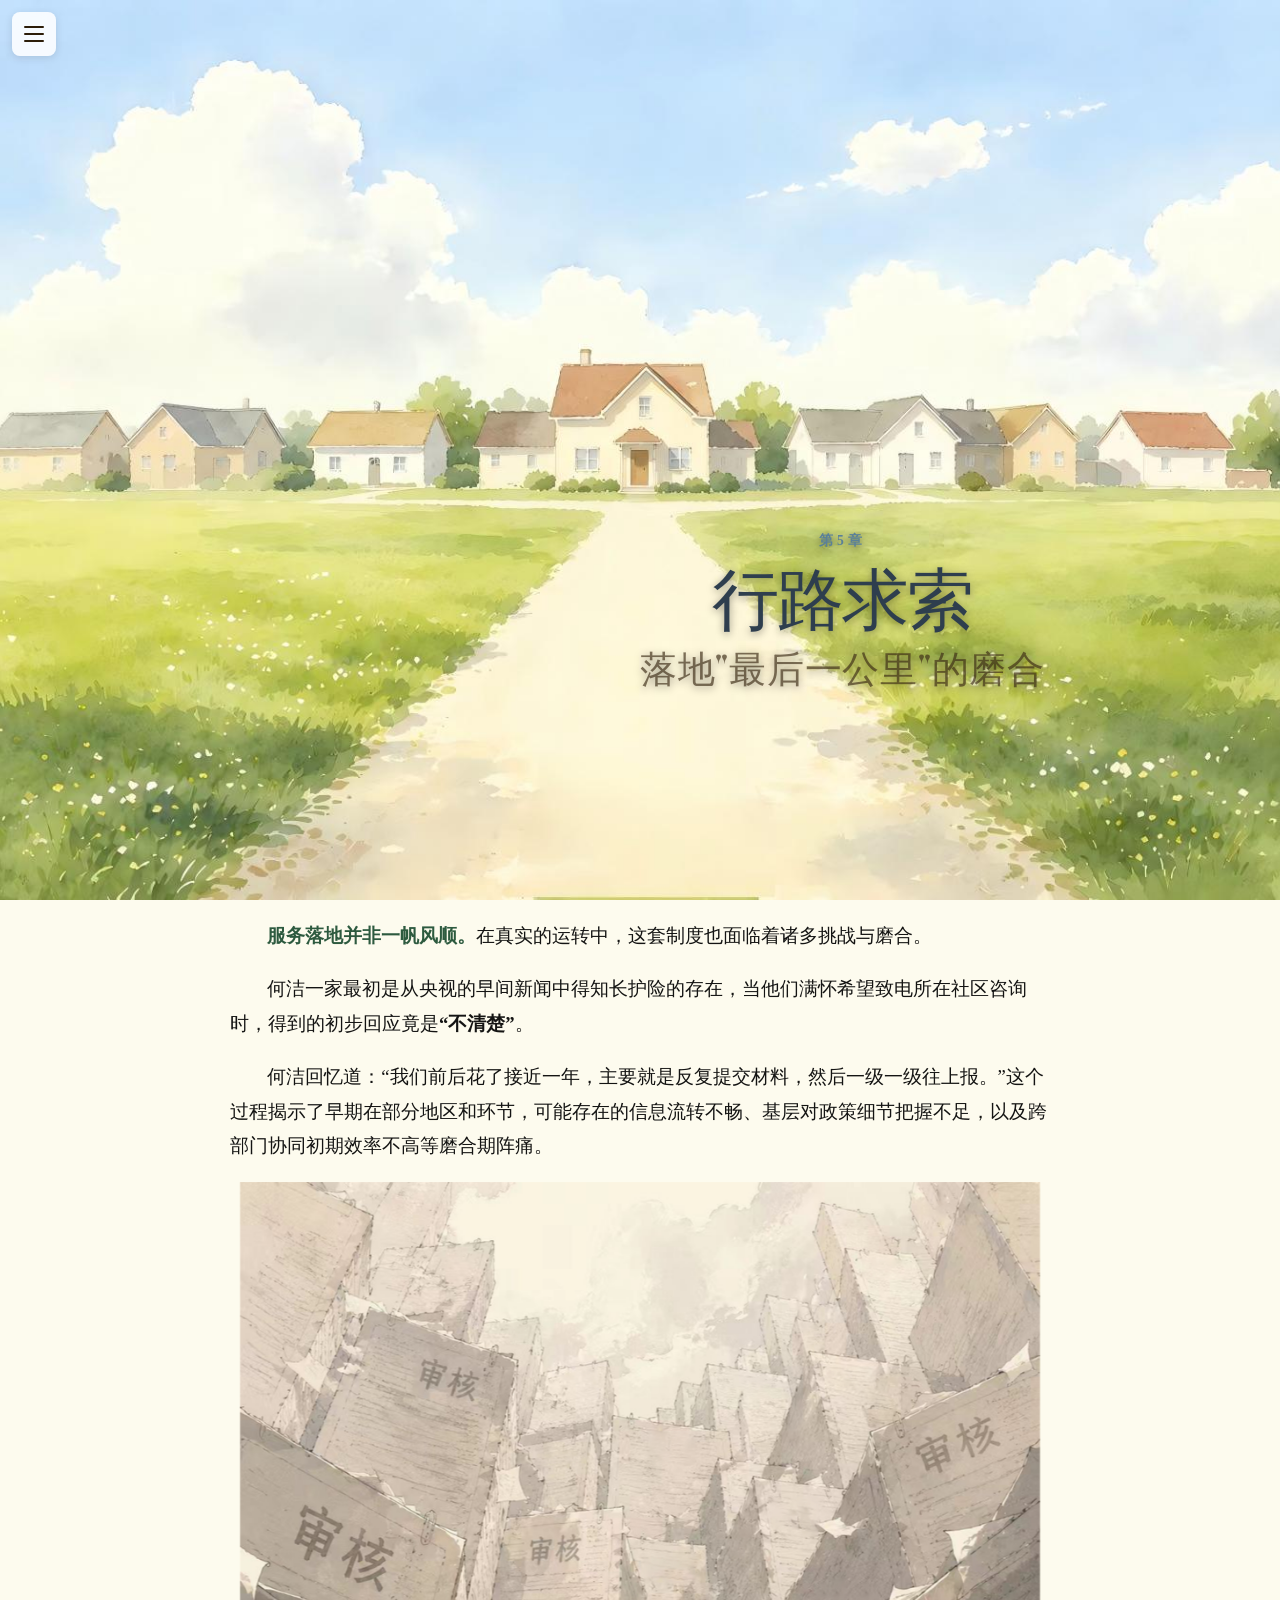
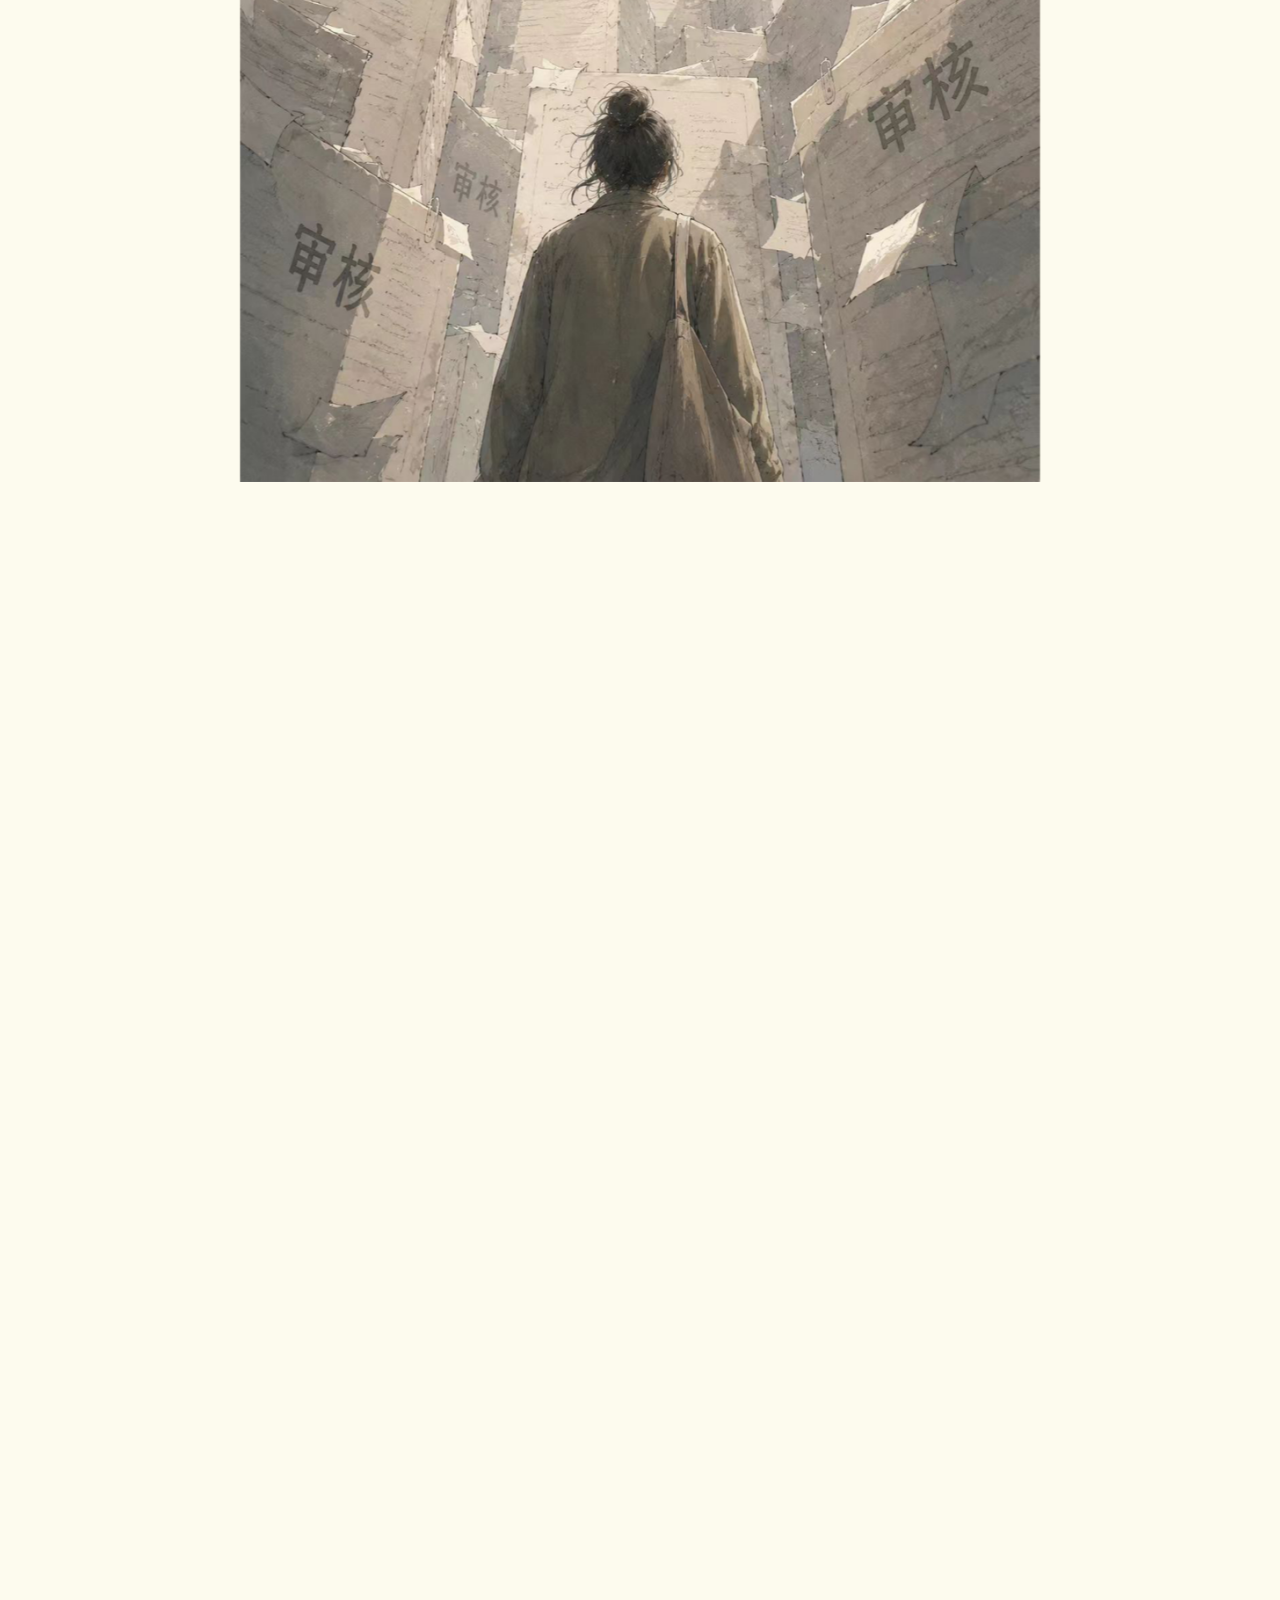
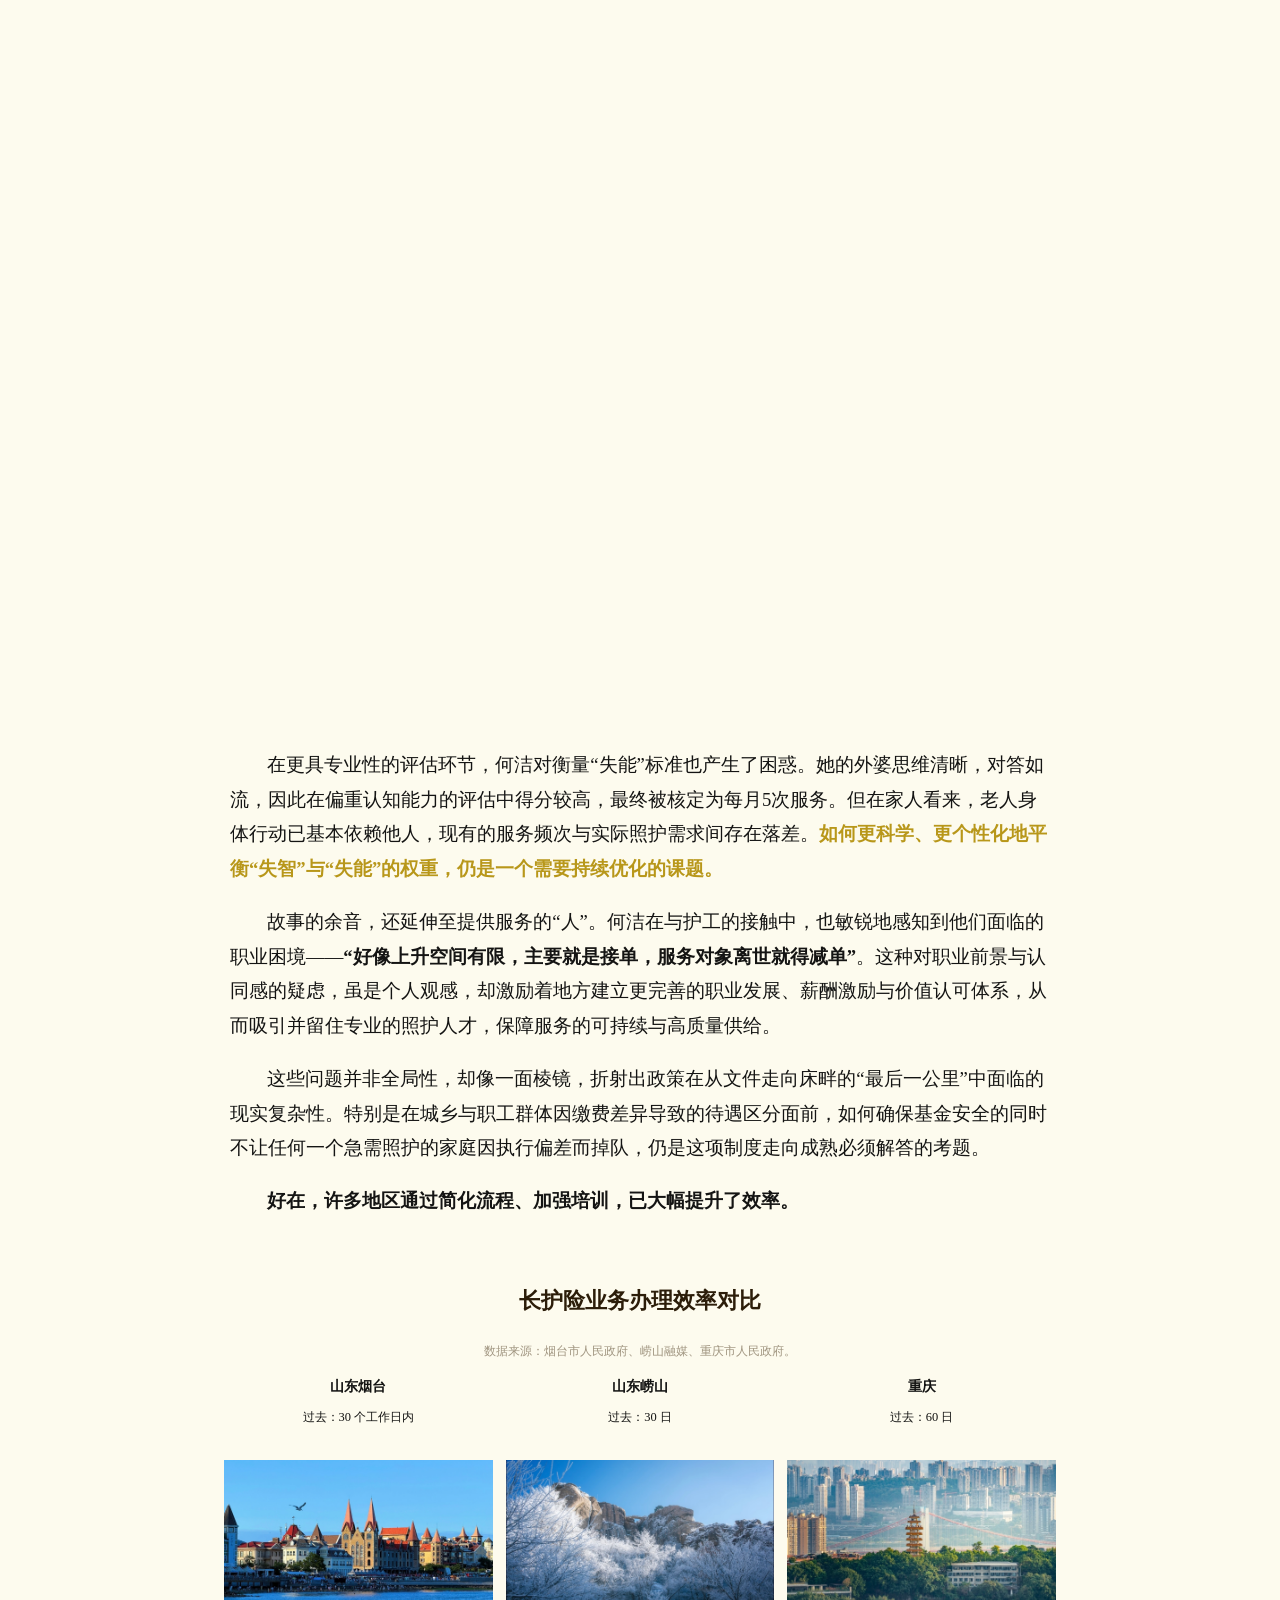
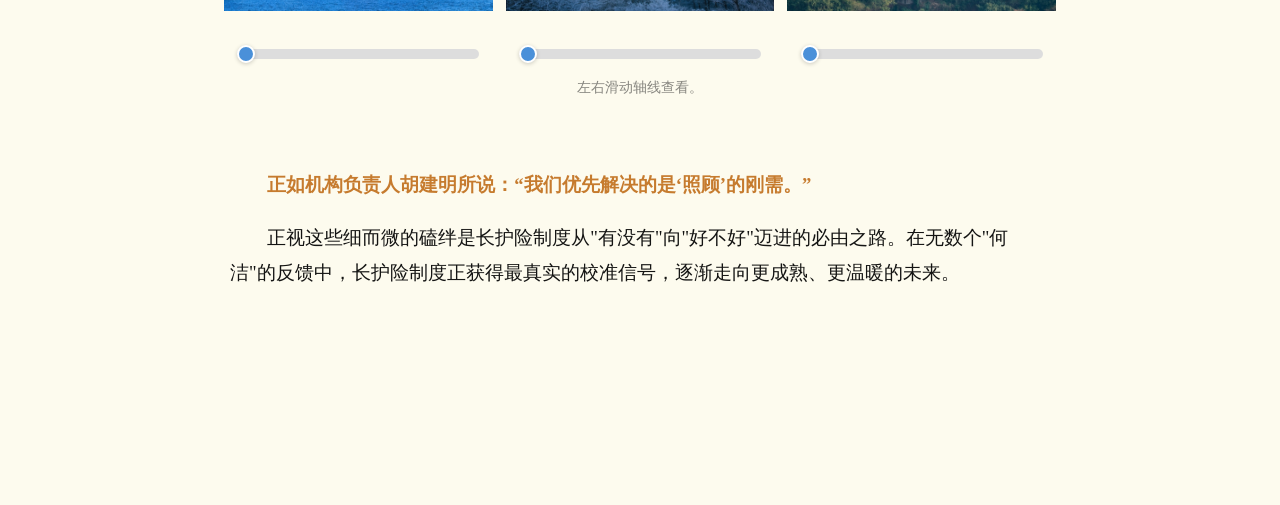
<file: chapter5.html>
<!-- Generated by Trae Work -->
<!doctype html>
<html lang="zh-CN">
<head>
  <meta charset="utf-8">
  <meta name="viewport" content="width=device-width, initial-scale=1">
  <title>“长”路未尽，“护”佑已至：4500万失能老人被托举的晚年</title>
  <meta name="description" content="长护险静态HTML数据新闻：4500万失能老人被托举的晚年">
  <link rel="stylesheet" href="./assets/styles/base.css">
  <link rel="stylesheet" href="./assets/styles/story.css">
  <style>
  /* ========== 全局字体：思源宋体 ========== */
  :root{
    --font-sans: "Noto Serif SC", serif;
    --font-serif: "Noto Serif SC", serif;
  }
  html, body{
    font-family: "Noto Serif SC", serif;
  }
  h1, h2, h3, h4, h5, h6,
  .chapter-label, .eyebrow,
  .title-overlay h2, .chapter-cover h2,
  .root-ending h2, .sources-panel h2,
  .story-kicker, .process-flow-title,
  .interaction-card h3, .chart-card h3,
  .process-card h3, .loop-card h3,
  .waffle-module h3, .modal-title,
  .tooltip-title, .country-name,
  .person-name, #calcOutput{
    font-weight: 700;
  }
  p, li, span, div, a, td, th,
  label, input, textarea, button{
    font-weight: 400;
  }

  /* ============== 自定义光标 · 雨伞开合（DOM + 区域热区方案） ============== */
  /*
   * [全局重构] 使用 DOM 元素模拟光标 + 区域点击热区检测。
   * 鼠标移动：transform: translate3d() GPU 加速，零延迟。
   * 点击热区：伞覆盖区域（48×48）的 9 个采样点检测，
   *          伞尖、伞柄、伞面任意位置触碰可交互元素都能触发点击。
   */
  html, body { cursor: none; }
  *, *::before, *::after { cursor: none !important; }

  .umbrella-cursor {
    position: fixed;
    left: 0; top: 0;
    width: 48px; height: 48px;
    pointer-events: none;
    z-index: 2147483647;
    /* [灵敏度优化] transform: translate3d() 触发 GPU 渲染管线，
       无 layout/paint 开销，零延迟跟随鼠标 */
    transform: translate3d(-100px, -100px, 0);
    will-change: transform;
  }

  .umbrella-cursor::before,
  .umbrella-cursor::after {
    content: "";
    position: absolute;
    inset: 0;
    background-position: center;
    background-repeat: no-repeat;
    background-size: contain;
    transition: opacity .25s cubic-bezier(.22,.8,.36,1);
    left: 0; top: 0; width: auto; height: auto;
    border: 0 !important;
    border-radius: 0 !important;
  }

  .umbrella-cursor::before {
    background-image: url("./assets/cursor/cursor_umbrella_close.png");
    opacity: 1;
  }

  .umbrella-cursor::after {
    background-image: url("./assets/cursor/cursor_umbrella_open.png");
    opacity: 0;
  }

  .umbrella-cursor.is-press::before { opacity: 0; }
  .umbrella-cursor.is-press::after  { opacity: 1; }

  @media (max-width: 767.98px), (hover: none) and (pointer: coarse) {
    html, body { cursor: auto; }
    *, *::before, *::after { cursor: auto !important; }
    .umbrella-cursor { display: none !important; }
  }

  @media (prefers-reduced-motion: reduce) {
    .umbrella-cursor::before,
    .umbrella-cursor::after {
      transition: none !important;
    }
  }

  /* ============== 光带返回修复 · 样式钩子 ============== */
  /* 浏览器后退/bfcache 恢复时，由 JS 给容器加 .is-restored，
     强制清除可能残留的隐藏状态，避免光带消失无法点击 */
  .curtain-stage.is-restored{
    display:block !important;
    visibility:visible !important;
    opacity:1 !important;
  }
  .curtain-stage.is-restored:not(.is-rolled){
    height:clamp(110px,16vh,170px) !important;
    margin:clamp(1rem,2.5vw,2rem) 0 clamp(1.5rem,3vw,2.5rem) !important;
    overflow:hidden !important;
  }
  .curtain-stage.is-restored:not(.is-rolled) .curtain-hero{
    transform:none !important;
    visibility:visible !important;
    opacity:1 !important;
  }
  .curtain-stage.is-restored:not(.is-rolled) .curtain-hint,
  .curtain-stage.is-restored:not(.is-rolled) .scroll-trigger{
    visibility:visible !important;
    opacity:1;
    pointer-events:auto;
  }

  /* ============== 老龄化插图 · 左右双栏对齐布局 ============== */
  .oldyear-row{
    display: grid;
    grid-template-columns: 1fr 1fr;
    gap: 2.5rem;
    align-items: center;          /* 垂直居中对齐 */
    margin: 1.6rem clamp(5rem,18vw,346px);
  }
  .oldyear-figure{
    margin:0;                    /* 取消浮动边距，由 grid gap 控制 */
    width:auto;
    max-width:100%;
    padding:0;
    background:transparent;
    border:0;
    border-radius:0;
    overflow:visible;
    box-shadow:none;
    display:flex;
    flex-direction:column;
    align-items:center;
    animation: oldyear-fade-in .9s ease-out both;
    transition: transform .35s ease;
    will-change: transform, opacity;
  }
  .oldyear-figure img{
    display:block;
    max-width:100%;
    height:auto;
    width:100%;
    object-fit:contain;
    border:0;
    border-radius:0;
    box-shadow:none;
    background:transparent;
    transition:transform .45s ease, width .45s ease, max-height .45s ease, border-radius .45s ease;
    cursor:zoom-in;
  }
  .oldyear-hover-hint{
    margin:.55rem 0 0;
    font-size:.76rem;
    line-height:1.5;
    color:rgba(190,138,52,.82);
    text-align:center;
    letter-spacing:.12em;
    text-shadow:0 0 8px rgba(255,232,160,.72),0 0 18px rgba(255,196,90,.36);
    animation:oldyear-hint-glow 2.2s ease-in-out infinite;
  }
  .oldyear-hover-backdrop{
    display:none;
  }
  .oldyear-preview-backdrop{
    position:fixed;
    inset:0;
    z-index:999996;
    pointer-events:none;
    opacity:0;
    visibility:hidden;
    background:rgba(26,20,14,.24);
    backdrop-filter:blur(5px);
    -webkit-backdrop-filter:blur(5px);
    transition:opacity .32s ease,visibility .32s ease;
  }
  .oldyear-preview-layer{
    position:fixed;
    inset:0;
    z-index:999997;
    display:grid;
    place-items:center;
    pointer-events:none;
    opacity:0;
    visibility:hidden;
    transition:opacity .32s ease,visibility .32s ease;
  }
  .oldyear-preview-layer img{
    display:block;
    width:auto;
    max-width:min(78vw,760px);
    max-height:78vh;
    object-fit:contain;
    border:0;
    border-radius:0;
    box-shadow:none;
    background:transparent;
    filter:none;
    transform:scale(.96);
    transition:transform .32s ease;
  }
  .oldyear-preview-backdrop.is-active,
  .oldyear-preview-layer.is-active{
    opacity:1;
    visibility:visible;
  }
  .oldyear-preview-layer.is-active img{
    transform:scale(1);
  }
  /* hover 互动：整个 figure 区域都可触发预览 */
  @media (hover:hover) and (pointer:fine){
    .oldyear-figure{
      cursor:zoom-in;
    }
    .oldyear-figure:hover .oldyear-hover-hint{
      opacity:.95;
    }
  }
  /* 淡入 + 轻微缩放关键帧 */
  @keyframes oldyear-fade-in{
    0%{ opacity:0; transform:translateY(12px) scale(.985); }
    100%{ opacity:1; transform:translateY(0) scale(1); }
  }
  @keyframes oldyear-hint-glow{
    0%,100%{ opacity:.72; text-shadow:0 0 6px rgba(255,232,160,.45); }
    50%{ opacity:1; text-shadow:0 0 12px rgba(255,232,160,.8),0 0 24px rgba(255,196,90,.38); }
  }
  /* 右侧文字 */
  .oldyear-wrap{
    margin-top:0;
    text-indent:2em;
    line-height:1.85;
    font-size:clamp(.95rem,1.3vw,1.1rem);
  }
  /* 独立下一段 */
  .oldyear-next{
    clear:both;
    text-indent:2em;
    margin-top:1rem;
  }
  /* 清浮动占位 */
  .oldyear-clear{ clear:both; height:0; font-size:0; line-height:0; }

  /* 移动端：单列堆叠 */
  @media (max-width: 720px){
    .oldyear-row{
      grid-template-columns:1fr;
      gap:1.2rem;
    }
    .oldyear-figure{
      margin:0;
      width:100%;
    }
    .oldyear-figure img{ height:auto; }
    .oldyear-wrap{ text-indent:2em; }
    .oldyear-next{ clear:none; text-indent:2em; }
  }

  /* JS 通过给 body 添加 .oldyear-replay 重新触发入场动画（用于 bfcache 返回时） */
  body.oldyear-replay .oldyear-figure{
    animation: none;                        /* 先清空 */
  }
  body.oldyear-replay.is-running .oldyear-figure{
    animation: oldyear-fade-in .9s ease-out both;
  }

  /* 减少动画偏好：关闭入场与 hover 过渡 */
  @media (prefers-reduced-motion: reduce){
    .oldyear-figure,
    .oldyear-hover-hint,
    .oldyear-preview-backdrop,
    .oldyear-preview-layer,
    .oldyear-preview-layer img,
    body.oldyear-replay.is-running .oldyear-figure{
      animation:none !important;
      transition:none !important;
    }
    .oldyear-preview-layer img{ transform:none; }
  }

  /* ============== 基金投入趋势图 · 独立图片展示 ============== */
  /* 图片地址（可改为本地或网络链接）：./assets/images/fund_trend_img.png */
  .fund-trend-figure{
    margin:1.8rem auto 2.2rem;             /* 图片上下留白，不挤压周边段落 */
    width:min(100%, 860px);                /* 自适应容器，桌面端最大 860px */
    padding:0;
    border-radius:20px;
    overflow:hidden;
    background:transparent;
    box-shadow:0 16px 34px rgba(60,40,18,.13), 0 2px 10px rgba(0,0,0,.06);
    animation: fund-img-fade-in .9s ease-out both; /* 入场动画时长可调 */
    transition:transform .35s ease, box-shadow .35s ease;
    will-change:transform, opacity;
  }
  .fund-trend-figure img{
    display:block;
    width:100%;
    height:auto;
    max-height:560px;                       /* 防止超高图片压迫页面，可按需调大/调小 */
    object-fit:contain;                     /* 保持比例，不变形、不裁切 */
    background:#fffaf0;
  }
  .fund-trend-figure figcaption{
    margin:.65rem 0 0;
    font-size:.84rem;
    line-height:1.5;
    color:rgba(20,20,19,.56);
    text-align:center;
    letter-spacing:.04em;
  }
  .fund-trend-figure:hover{
    transform:translateY(-3px);
    box-shadow:0 22px 42px rgba(60,40,18,.18), 0 4px 12px rgba(0,0,0,.08);
  }
  @keyframes fund-img-fade-in{
    0%{ opacity:0; transform:translateY(12px) scale(.985); }
    100%{ opacity:1; transform:translateY(0) scale(1); }
  }
  /* JS 用于页面返回时重播图片动画 */
  body.fund-img-replay .fund-trend-figure{ animation:none; }
  body.fund-img-replay.is-fund-running .fund-trend-figure{ animation:fund-img-fade-in .9s ease-out both; }
  @media (max-width:720px){
    .fund-trend-figure{
      width:100%;
      margin:1.4rem auto 1.8rem;
      border-radius:16px;
    }
    .fund-trend-figure img{ max-height:none; }
  }
  @media (prefers-reduced-motion: reduce){
    .fund-trend-figure,
    body.fund-img-replay.is-fund-running .fund-trend-figure{
      animation:none !important;
      transition:none !important;
    }
    .fund-trend-figure:hover{ transform:none; }
  }

  /* ============== 正文段落 · 首行缩进两字符 ============== */
  /* 正文实际 DOM 层级：.story-shell > .article-body > (p / section > p) */
  .article-body > p,
  .article-body > section > p{
    text-indent: 2em;
  }
  /* blockquote 去掉浏览器默认左边距，整体与普通段落对齐；内部 p 同样首行缩进 */
  .article-body > blockquote,
  .article-body > section > blockquote{
    margin-left: 0;
    margin-right: 0;
    padding-left: 0;
    border-left: none;
  }
  .article-body > blockquote > p,
  .article-body > section > blockquote > p{
    text-indent: 2em;
  }

  /* chapter 页面正文段落首行缩进（body 直接子元素 p） */
  body > p{
    text-indent: 2em;
  }
  body > p.story-kicker,
  body > p.oldyear-next{
    text-indent: 0;
  }

  /* 排除不需要缩进的元素：章节标题区、引导框、交互卡片内标题、图注等 */
  .chapter-cover p,
  .lead-box p,
  .interaction-card h3 + p,
  .chart-card h3 + p,
  .process-card h3 + p,
  .loop-card h3 + p,
  .waffle-module h3 + p,
  .module-note,
  .source-link,
  .visual-note,
  .curtain-hint,
  .oldyear-hover-hint,
  .bingyinqipao-figure figcaption{
    text-indent: 0;
  }

  /* ============== 滚动渐显 · 轻微上移淡入 ============== */
  /* 所有带 data-reveal 的元素：初始透明+下移，进入视口后平滑上移显现 */
  :root{
    --reveal-offset: 28px;              /* 初始下移距离：越大入场感越强 */
    --reveal-duration: .75s;            /* 渐显动画时长：可改为 .5s / 1s */
    --reveal-ease: cubic-bezier(.22,.8,.36,1); /* 缓动曲线：先快后柔 */
    --reveal-stagger: .06s;             /* 同屏多个元素依次出现的间隔 */
  }

  [data-reveal]{
    opacity: 0;
    transform: translateY(var(--reveal-offset));
    transition:
      opacity var(--reveal-duration) var(--reveal-ease),
      transform var(--reveal-duration) var(--reveal-ease);
    will-change: opacity, transform;
  }

  /* 进入视口后触发：透明→1，下移→0 */
  [data-reveal].is-visible{
    opacity: 1;
    transform: translateY(0);
  }

  /* 同一父容器内多个 [data-reveal] 依次渐显，避免同时弹出 */
  [data-reveal].is-visible + [data-reveal],
  [data-reveal].is-visible ~ [data-reveal]{
    transition-delay: var(--reveal-stagger);
  }

  /* 减少动画偏好：直接显示，无过渡 */
  @media (prefers-reduced-motion: reduce){
    [data-reveal]{
      opacity: 1 !important;
      transform: none !important;
      transition: none !important;
    }
  }

  /* ============== 章节冷暖色交替 · 视觉叙事节奏 ==============
     第1章 困境现实 → 冷色灰蓝（沉郁）
     第2章 制度政策 → 暖色琥珀金（希望）
     第3章 人物服务 → 暖色柔橙（温度）
     第4章 成效闭环 → 暖色棕金（收获）
     第5章 挑战磨合 → 冷色灰青（反思）
     第6章 展望尊严 → 暖色金回归（升华） */
  .chapter-cover.chapter-1{
    background: linear-gradient(180deg, #e8eef4 0%, #d4dce8 55%, #c2cdd9 100%);
  }
  .chapter-cover.chapter-1 h2{ color: #2c3e5a; }
  .chapter-cover.chapter-1 .chapter-label{ color: #5a7a9e; }

  .chapter-cover.chapter-2{
    background: linear-gradient(180deg, #f5efe1 0%, #ebe0c8 55%, #ddd0b0 100%);
  }
  .chapter-cover.chapter-2 h2{ color: #4a3520; }
  .chapter-cover.chapter-2 .chapter-label{ color: #b8860b; }

  .chapter-cover.chapter-3{
    background: linear-gradient(180deg, #f5ede4 0%, #f0e2d0 55%, #e8d4bc 100%);
  }
  .chapter-cover.chapter-3 h2{ color: #4a3222; }
  .chapter-cover.chapter-3 .chapter-label{ color: #c47a3a; }

  .chapter-cover.chapter-4{
    background: linear-gradient(180deg, #f5f0e6 0%, #ece4d2 55%, #e0d4be 100%);
  }
  .chapter-cover.chapter-4 h2{ color: #3e3018; }
  .chapter-cover.chapter-4 .chapter-label{ color: #a07830; }

  .chapter-cover.chapter-5{
    background: linear-gradient(180deg, #e8edf0 0%, #d8e0e6 55%, #c8d2da 100%);
  }
  .chapter-cover.chapter-5 h2{ color: #2e3e4e; }
  .chapter-cover.chapter-5 .chapter-label{ color: #5a8098; }

  .chapter-cover.chapter-6{
    background: linear-gradient(180deg, #f5efe1 0%, #ebe0c8 55%, #ddd0b0 100%);
  }
  .chapter-cover.chapter-6 h2{ color: #3e2e14; }
  .chapter-cover.chapter-6 .chapter-label{ color: #b8860b; }

  /* 第4章子标题样式：统一为 h3.chapter-sub */
  .chapter-sub{
    font-family: "Noto Serif SC", serif;
    font-size: clamp(1.15rem, 2.4vw, 1.4rem);
    font-weight: 700;
    color: var(--accent-gold, #b8860b);
    margin: 2rem 0 .6rem;
    padding-bottom: .35rem;
    border-bottom: 2px solid rgba(184, 134, 11, .2);
    letter-spacing: .02em;
  }

  /* ============== 首屏标题与门钥匙按钮 · 桌面端排版优化 ============== */
  /* 仅覆盖首屏 header，不影响正文其它模块 */
  .door-hero{
    grid-template-columns:minmax(420px, .96fr) minmax(420px, .9fr);
    gap:clamp(3rem, 6vw, 7rem);
    align-items:center;
  }
  .hero-copy{
    max-width:720px;
    justify-self:end;
  }
  .hero-copy h1{
    max-width:720px;
    margin:0;
    font-size:clamp(3.4rem, 5.4vw, 6.1rem);
    line-height:1.08;
    letter-spacing:-.045em;
  }
  .hero-copy h1 .h1-main{
    display:block;
    text-wrap:balance;
    word-break:keep-all;
  }
  .hero-copy h1 .h1-break{
    display:block;
  }
  .hero-copy h1 .h1-sub{
    display:block;
    width:max-content;
    max-width:100%;
    margin-top:.55rem;
    font-size:clamp(1.18rem, 1.8vw, 1.58rem);
    line-height:1.35;
    letter-spacing:.03em;
    white-space:nowrap;                    /* 桌面端不做多余换行 */
    color:rgba(20,20,19,.58);
    font-family:StorySans,"Noto Sans SC",sans-serif;
    font-weight:700;
  }
  .door-stage{
    position:relative;
    justify-self:start;
    overflow:visible;
  }
  .door-key-cta{
    position:absolute;
    left:50%;
    top:clamp(1.2rem, 3vh, 2.4rem);
    transform:translateX(-50%);
    z-index:5;
    white-space:nowrap;
    padding:.65rem 1.1rem;
    background:rgba(255,247,223,.88);
    backdrop-filter:blur(10px);
    box-shadow:0 14px 30px rgba(83,56,24,.14), 0 2px 8px rgba(0,0,0,.06);
    transition:transform .25s ease, box-shadow .25s ease, background .25s ease;
  }
  .door-key-cta:hover{
    transform:translateX(-50%) translateY(-2px);
    background:#fff7df;
    box-shadow:0 18px 38px rgba(83,56,24,.2), 0 3px 10px rgba(0,0,0,.08);
  }
  .door-key-cta:focus-visible{
    outline:3px solid rgba(245,183,89,.45);
    outline-offset:4px;
  }
  /* 钥匙图形在按钮文字上方 */
  .door-key-cta .key-shape{
    display:block;
    position:static;
    margin:0 auto .35rem;
    transform:none;
  }
  .door-key-cta .key-shape::before,
  .door-key-cta .key-shape::after{
    transform:none;
  }
  /* 按钮文字标签 */
  .door-key-cta .key-label{
    display:block;
    font-size:.85rem;
    letter-spacing:.08em;
    color:rgba(20,20,19,.72);
  }
  @media(max-width:900px){
    .door-hero{
      grid-template-columns:1fr;
      gap:2rem;
    }
    .hero-copy{
      max-width:none;
      justify-self:stretch;
    }
    .hero-copy h1{
      font-size:clamp(2.7rem, 11vw, 5.2rem);
    }
    .hero-copy h1 .h1-sub{
      width:auto;
      white-space:normal;                  /* 移动端允许自然换行，保持可读性 */
      font-size:.55em;
      letter-spacing:-.02em;
    }
    .door-stage{
      justify-self:center;
    }
    .door-key-cta{
      left:50%;
      top:clamp(.8rem, 2vh, 1.4rem);
      bottom:auto;
      transform:translateX(-50%);
      padding:.5rem .9rem;
    }
    .door-key-cta:hover{
      transform:translateX(-50%) translateY(-2px);
    }
  }

  /* ============== 病因风险气泡图 · aside 替换图片样式 ============== */
  :root{
    --bingyin-img-max-width: 920px;              /* 图片最大宽度：控制桌面端展示尺寸 */
    --bingyin-img-radius: 22px;                  /* 图片边缘柔和半径：数值越大边缘越圆润 */
    --bingyin-img-margin-y: clamp(1.8rem, 4vw, 3.2rem); /* 图片上下间距：避免挤压周边段落 */
    --bingyin-img-padding: clamp(.45rem, 1vw, .85rem);  /* 图片内侧留白：用于边缘自然过渡 */
    --bingyin-img-duration: .9s;                 /* 入场动画时长：可改为 .6s / 1.2s */
    --bingyin-img-scale-start: .985;             /* 入场初始缩放比例：越小缩放感越明显 */
    --bingyin-img-hover-scale: 1.012;            /* 鼠标悬停放大比例：建议 1.005~1.025 */
    --bingyin-img-hover-y: -3px;                 /* 鼠标悬停上移距离 */
    --bingyin-img-bg: rgba(255, 250, 240, .42);  /* 图片边缘融合底色：贴近页面暖色背景 */
    --bingyin-img-glow: rgba(245, 211, 146, .24);/* 边缘柔光颜色：越透明越自然 */
  }
  .bingyinqipao-figure,
  aside.bingyinqipao-figure{
    width: min(100%, var(--bingyin-img-max-width));
    margin: var(--bingyin-img-margin-y) auto;
    padding: var(--bingyin-img-padding);
    box-sizing: border-box;
    border: 0;
    border-radius: calc(var(--bingyin-img-radius) + var(--bingyin-img-padding));
    background:
      radial-gradient(circle at 50% 50%, var(--bingyin-img-bg) 0%, rgba(255,250,240,.24) 58%, rgba(255,250,240,0) 100%);
    box-shadow: 0 0 36px var(--bingyin-img-glow);
    overflow: hidden;
    animation: bingyin-img-enter var(--bingyin-img-duration) ease-out both;
    transition:
      transform .36s ease,
      filter .36s ease,
      box-shadow .36s ease;
    will-change: transform, opacity;
  }
  /* 图片地址（可替换为本地或网络链接）：./assets/images/bingyinqipao_img.png */
  .bingyinqipao-figure img,
  aside.bingyinqipao-figure img{
    display: block;
    width: 100%;
    height: auto;
    max-height: min(72vh, 680px);                /* 图片最大高度：防止桌面端过高压迫页面 */
    object-fit: contain;                         /* 保持比例，不变形、不裁切 */
    border: 0;
    border-radius: var(--bingyin-img-radius);
    background: transparent;
    -webkit-mask-image:
      linear-gradient(to right, transparent 0%, #000 5%, #000 95%, transparent 100%),
      linear-gradient(to bottom, transparent 0%, #000 5%, #000 95%, transparent 100%);
    -webkit-mask-composite: source-in;
    mask-image:
      linear-gradient(to right, transparent 0%, #000 5%, #000 95%, transparent 100%),
      linear-gradient(to bottom, transparent 0%, #000 5%, #000 95%, transparent 100%);
    mask-composite: intersect;
  }
  .bingyinqipao-figure:hover,
  aside.bingyinqipao-figure:hover{
    transform: translateY(var(--bingyin-img-hover-y)) scale(var(--bingyin-img-hover-scale));
    filter: saturate(1.035) contrast(1.015);
    box-shadow: 0 0 46px rgba(245, 211, 146, .32);
  }
  @keyframes bingyin-img-enter{
    0%{
      opacity: 0;
      transform: translateY(12px) scale(var(--bingyin-img-scale-start));
    }
    100%{
      opacity: 1;
      transform: translateY(0) scale(1);
    }
  }
  .bingyinqipao-figure.bingyinqipao-replay,
  aside.bingyinqipao-figure.bingyinqipao-replay{
    animation: bingyin-img-enter var(--bingyin-img-duration) ease-out both;
  }
  @media (max-width: 720px){
    :root{
      --bingyin-img-radius: 16px;                /* 移动端圆角 */
      --bingyin-img-margin-y: 1.4rem;            /* 移动端上下间距 */
      --bingyin-img-padding: .35rem;             /* 移动端内侧留白 */
    }
    .bingyinqipao-figure,
    aside.bingyinqipao-figure{
      width: 100%;
      max-width: 100%;
    }
    .bingyinqipao-figure img,
    aside.bingyinqipao-figure img{
      max-height: none;
    }
  }
  @media (prefers-reduced-motion: reduce){
    .bingyinqipao-figure,
    aside.bingyinqipao-figure{
      animation: none !important;
      transition: none !important;
    }
    .bingyinqipao-figure:hover,
    aside.bingyinqipao-figure:hover{
      transform: none !important;
      filter: none !important;
    }
  }



  /* ============== PC 宽屏适配 · 正文加宽 ==============
     大屏（≥1024px）：正文区域加宽，左右各留 15%-20% 做背景留白
     移动端（<1024px）保持原有 760px 窄版布局不变 */
  @media (min-width: 1024px){
    /* 正文主体：宽度占屏幕 60%-70%，左右各留约 15%-20% */
    .article-body{
      max-width: min(960px, 68vw);
      padding: 0 346px;
    }

    /* 数据来源面板跟随正文宽度 */
    .sources-panel{
      max-width: min(960px, 68vw);
    }

    /* 章节封面内边距跟随加宽 */
    .chapter-cover{
      padding-left: clamp(3rem, 8vw, 6rem);
      padding-right: clamp(3rem, 8vw, 6rem);
    }

    /* 结语区域跟随 */
    .root-ending{
      padding-left: clamp(3rem, 8vw, 6rem);
      padding-right: clamp(3rem, 8vw, 6rem);
    }

    /* 交互卡片、图表卡片等跟随正文宽度，不超出 */
    .interaction-card,
    .chart-card,
    .process-card,
    .loop-card,
    .waffle-module,
    .flourish-switcher{
      max-width: 100%;
    }

    /* 华夫饼图格子容器在大屏适当放大 */
    .waffle{
      max-width: 480px;
    }

    /* 引用块左右间距跟随正文 */
    .article-body > blockquote,
    .article-body > section > blockquote{
      margin-left: 0;
      margin-right: 0;
    }
  }

  /* ============== Flourish 华夫饼图年份切换组件 ============== */
  :root{
    --flourish-max-width: 780px;          /* PC端图表最大宽度 */
    --flourish-ratio: 56.25%;            /* iframe 宽高比 16:9，按需改为 75% (4:3) 等 */
    --flourish-fade-duration: .5s;        /* 切换淡入淡出时长 */
    --flourish-fade-ease: var(--ease-soft); /* 复用全局缓动 */
    --flourish-btn-radius: var(--radius-sm); /* 按钮圆角 */
    --flourish-btn-gap: .5rem;            /* 按钮间距 */
  }

  /* 图表容器：居中、卡片背景 */
  .flourish-switcher{
    max-width: var(--flourish-max-width);
    margin: 2.4rem auto;
    padding: clamp(1.2rem, 3vw, 2rem);
    background: var(--card-bg);
    border-radius: var(--radius-lg);
    box-shadow: var(--shadow-soft);
  }

  /* 年份按钮组 */
  .flourish-btn-group{
    display: flex;
    flex-wrap: wrap;
    gap: var(--flourish-btn-gap);
    justify-content: center;
    margin-bottom: 1.2rem;
  }

  .flourish-btn{
    border: 1px solid rgba(20,20,19,.18);
    border-radius: var(--flourish-btn-radius);
    background: #fff7df;
    padding: .55rem 1.1rem;
    font-family: "Noto Serif SC", serif;
    font-size: clamp(.85rem, 1.6vw, .95rem);
    font-weight: 400;
    color: var(--text-dark);
    cursor: pointer;
    transition:
      background var(--duration-normal) var(--ease-soft),
      color var(--duration-normal) var(--ease-soft),
      box-shadow var(--duration-normal) var(--ease-soft),
      transform var(--duration-fast) var(--ease-soft);
    white-space: nowrap;
    user-select: none;
    -webkit-tap-highlight-color: transparent;
  }
  .flourish-btn:hover{
    background: var(--accent-gold);
    color: #fff;
    box-shadow: 0 4px 12px rgba(198,123,46,.25);
    transform: translateY(-1px);
  }
  .flourish-btn:active{
    transform: translateY(0);
  }
  /* 当前选中年份 */
  .flourish-btn.is-active{
    background: var(--accent-gold);
    color: #fff;
    box-shadow: 0 4px 16px rgba(198,123,46,.3);
    pointer-events: none; /* 选中后不可重复点击 */
  }
  /* 切换锁定期：所有按钮暂时禁用 */
  .flourish-btn-group.is-switching .flourish-btn{
    pointer-events: none;
    opacity: .6;
  }
  .flourish-btn-group.is-switching .flourish-btn.is-active{
    opacity: 1;
  }

  /* iframe 堆叠容器：相对定位，所有 iframe 绝对定位重叠 */
  .flourish-stage{
    position: relative;
    width: 100%;
    padding-top: var(--flourish-ratio); /* 用 padding-top 撑出高度，保持宽高比 */
    overflow: hidden;
    border-radius: var(--radius-md);
    background: rgba(255,252,242,.5);
  }

  .flourish-stage iframe{
    position: absolute;
    top: 0;
    left: 0;
    width: 100%;
    height: 100%;
    border: 0;
    border-radius: var(--radius-md);
    /* 默认隐藏，通过 opacity + visibility 过渡 */
    opacity: 0;
    visibility: hidden;
    transition:
      opacity var(--flourish-fade-duration) var(--flourish-fade-ease),
      visibility var(--flourish-fade-duration) var(--flourish-fade-ease);
    pointer-events: none; /* 隐藏时不可交互 */
  }
  /* 当前展示的 iframe */
  .flourish-stage iframe.is-visible{
    opacity: 1;
    visibility: visible;
    pointer-events: auto; /* 展示时可交互：保留 Flourish 悬浮弹窗等 */
    z-index: 1;
  }

  /* 移动端：图表铺满屏幕宽度，缩小间距 */
  @media (max-width: 900px){
    .flourish-switcher{
      max-width: 100%;
      margin: 1.6rem .5rem;
      padding: 1rem;
      border-radius: var(--radius-md);
    }
    .flourish-btn{
      padding: .45rem .85rem;
      font-size: .82rem;
    }
    .flourish-btn-group{
      gap: .4rem;
    }
  }

  /* 减少动画偏好：直接切换，无过渡 */
  @media (prefers-reduced-motion: reduce){
    .flourish-stage iframe{
      transition: none !important;
    }
    .flourish-btn{
      transition: none !important;
    }
  }


  /* ============== 第二屏 · 树冠主视觉 + 底部渐变衔接 ============== */
  .title-card{
    /* 树冠仰拍图作为全屏背景 */
    background: url('./assets/images/tree-canopy-hero.png') center top / 100% auto no-repeat;
    background-color: #e8dcc8; /* 图片未加载时的兜底色 */
    min-height: 100vh;
    padding: 0;
    display: block;
    position: relative;
    overflow: hidden;
  }

  /* 隐藏原有 title-card 内的暖色渐变和树符号（已被树冠图替代） */
  .title-card .tree-symbol,
  .title-card .title-overlay{
    display: none;
  }

  /* ---- 底部渐变过渡遮罩：亮绿 → 页面底色 ---- */
  .title-card::after{
    content: '';
    position: absolute;
    bottom: 0;
    left: 0;
    right: 0;
    height: 45%; /* 渐变区域高度，覆盖图片下部 */
    background: linear-gradient(
      to bottom,
      transparent 0%,
      rgba(232, 220, 200, .15) 20%,
      rgba(232, 220, 200, .45) 45%,
      rgba(232, 220, 200, .75) 65%,
      #e8dcc8 85%,
      #e8dcc8 100%
    );
    pointer-events: none;
    z-index: 2;
  }

  /* ---- 延伸枝叶缓冲层：图片底部向下延展细碎枝叶 ---- */
  .canopy-extend{
    position: absolute;
    bottom: 0;
    left: 0;
    right: 0;
    height: 22vh; /* 枝叶延伸高度 */
    z-index: 1;
    pointer-events: none;
    overflow: hidden;
  }

  /* 用多个径向渐变模拟细碎枝叶剪影 */
  .canopy-extend::before{
    content: '';
    position: absolute;
    inset: 0;
    background:
      /* 左侧枝叶簇 */
      radial-gradient(ellipse 18vw 8vh at 8% 15%, rgba(58, 90, 42, .18) 0%, transparent 70%),
      radial-gradient(ellipse 12vw 6vh at 18% 35%, rgba(74, 124, 42, .14) 0%, transparent 65%),
      radial-gradient(ellipse 10vw 5vh at 5% 55%, rgba(42, 72, 30, .12) 0%, transparent 60%),
      /* 中部枝叶 */
      radial-gradient(ellipse 22vw 10vh at 35% 10%, rgba(74, 124, 42, .16) 0%, transparent 70%),
      radial-gradient(ellipse 15vw 7vh at 50% 30%, rgba(90, 130, 50, .12) 0%, transparent 65%),
      radial-gradient(ellipse 8vw 4vh at 42% 50%, rgba(58, 90, 42, .10) 0%, transparent 60%),
      /* 右侧枝叶 */
      radial-gradient(ellipse 20vw 9vh at 70% 8%, rgba(74, 124, 42, .15) 0%, transparent 70%),
      radial-gradient(ellipse 14vw 6vh at 82% 25%, rgba(58, 90, 42, .13) 0%, transparent 65%),
      radial-gradient(ellipse 10vw 5vh at 90% 45%, rgba(42, 72, 30, .10) 0%, transparent 60%),
      /* 底部零散叶片 */
      radial-gradient(ellipse 6vw 3vh at 25% 70%, rgba(74, 124, 42, .08) 0%, transparent 55%),
      radial-gradient(ellipse 5vw 3vh at 60% 65%, rgba(90, 130, 50, .07) 0%, transparent 55%),
      radial-gradient(ellipse 7vw 3vh at 78% 72%, rgba(58, 90, 42, .06) 0%, transparent 55%);
    mask-image: linear-gradient(to bottom, rgba(0,0,0,.6) 0%, transparent 100%);
    -webkit-mask-image: linear-gradient(to bottom, rgba(0,0,0,.6) 0%, transparent 100%);
  }

  /* 光斑点缀：模拟阳光穿透枝叶的光点 */
  .canopy-extend::after{
    content: '';
    position: absolute;
    inset: 0;
    background:
      radial-gradient(circle 3vw at 30% 20%, rgba(200, 230, 140, .10) 0%, transparent 70%),
      radial-gradient(circle 2vw at 55% 15%, rgba(232, 245, 176, .08) 0%, transparent 70%),
      radial-gradient(circle 4vw at 75% 30%, rgba(200, 230, 140, .07) 0%, transparent 70%),
      radial-gradient(circle 2.5vw at 15% 40%, rgba(232, 245, 176, .06) 0%, transparent 70%);
    mask-image: linear-gradient(to bottom, rgba(0,0,0,.5) 0%, transparent 100%);
    -webkit-mask-image: linear-gradient(to bottom, rgba(0,0,0,.5) 0%, transparent 100%);
  }

  /* 移动端适配 */
  @media (max-width: 900px){
    .title-card{
      background-size: 100% auto;
      min-height: 80vh;
    }
    .canopy-extend{
      height: 18vh;
    }
    .title-card::after{
      height: 40%;
    }
  }

  /* ============== PinScrollSection · 分段固定视差滚动组件 ==============
     Readymag 同款：左侧图表 sticky 固定，右侧文字分段平移 + 图表切换 */
  .pin-scroll-section{
    position: relative;
    /* 高度由 JS 动态设置 */
  }

  /* 固定阶段：stage 吸顶 */
  .pin-scroll-section.is-pinned .pin-stage{
    position: fixed;
    top: 0;
    left: 0;
    right: 0;
    height: 100vh;
    z-index: 5;
    display: grid;
    grid-template-columns: 1fr 1fr;
    gap: 4vw;
    align-items: center;
    padding: 0 6vw;
    background: var(--bg-main, #f5efe1);
  }

  /* 解除固定后：stage 回到文档流 */
  .pin-scroll-section:not(.is-pinned) .pin-stage{
    position: relative;
    display: grid;
    grid-template-columns: 1fr 1fr;
    gap: 4vw;
    align-items: center;
    padding: 10vh 6vw;
    min-height: 100vh;
  }

  /* ---- 左侧图表容器 ---- */
  .pin-chart-wrap{
    position: relative;
    width: 100%;
    height: 70vh;
    overflow: hidden;
  }

  /* 单张图表 */
  .pin-chart{
    position: absolute;
    inset: 0;
    display: grid;
    place-items: center;
    opacity: 0;
    transform: translateX(60px);
    transition:
      opacity var(--pin-chart-duration, .6s) var(--pin-ease, cubic-bezier(.4,0,.2,1)),
      transform var(--pin-chart-duration, .6s) var(--pin-ease, cubic-bezier(.4,0,.2,1));
    pointer-events: none;
  }

  .pin-chart.is-active{
    opacity: 1;
    transform: translateX(0);
    pointer-events: auto;
  }

  .pin-chart.is-exit{
    opacity: 0;
    transform: translateX(-60px);
  }

  .pin-chart.is-enter{
    opacity: 0;
    transform: translateX(60px);
  }

  /* ---- 右侧文字容器 ---- */
  .pin-text-wrap{
    position: relative;
    width: 100%;
    height: 70vh;
    overflow: hidden;
  }

  /* 单段文字 */
  .pin-text{
    position: absolute;
    inset: 0;
    display: flex;
    flex-direction: column;
    justify-content: center;
    padding: 2rem 0;
    opacity: 0;
    transform: translateY(40px);
    transition:
      opacity var(--pin-text-duration, .5s) var(--pin-ease, cubic-bezier(.4,0,.2,1)),
      transform var(--pin-text-duration, .5s) var(--pin-ease, cubic-bezier(.4,0,.2,1));
  }

  .pin-text.is-active{
    opacity: 1;
    transform: translateY(0);
  }

  .pin-text.is-exit{
    opacity: 0;
    transform: translateY(-40px);
  }

  .pin-text.is-enter{
    opacity: 0;
    transform: translateY(40px);
  }

  /* 移动端：单列堆叠 */
  @media (max-width: 900px){
    .pin-scroll-section.is-pinned .pin-stage,
    .pin-scroll-section:not(.is-pinned) .pin-stage{
      grid-template-columns: 1fr;
      gap: 2rem;
      padding: 4vh 5vw;
    }
    .pin-chart-wrap{
      height: 40vh;
    }
    .pin-text-wrap{
      height: 50vh;
    }
  }

  /* 减少动画偏好 */
  @media (prefers-reduced-motion: reduce){
    .pin-chart, .pin-text{
      transition: none !important;
    }
  }

  /* ============== PinScrollSection · 高级交互增强 ============== */

  /* ---- 地图 iframe 自适应容器 ---- */
  .pin-chart iframe{
    width: 100%;
    height: 100%;
    border: 0;
    border-radius: 8px;
    box-shadow: 0 8px 32px rgba(0,0,0,.08);
  }

  /* 地图占位符样式 */
  .pin-chart-placeholder{
    width: 100%;
    height: 100%;
    display: grid;
    place-items: center;
    background: var(--card-bg, rgba(255,252,242,.8));
    border-radius: 8px;
    box-shadow: 0 8px 32px rgba(0,0,0,.08);
  }
  .pin-chart-placeholder svg{
    width: 90%;
    height: auto;
    max-height: 80%;
  }
  .pin-chart-note{
    position: absolute;
    bottom: 1rem;
    font-size: .75rem;
    color: rgba(20,20,19,.4);
    text-align: center;
  }

  /* ---- 文字段落增强 ---- */
  .pin-text-title{
    font-family: "Noto Serif SC", serif;
    font-size: clamp(1.4rem, 3vw, 2rem);
    color: #2c1d09;
    margin: 0 0 1.2rem;
    letter-spacing: -.02em;
  }
  .pin-text p{
    font-size: clamp(.95rem, 1.6vw, 1.1rem);
    line-height: 1.8;
    color: rgba(20,20,19,.78);
    margin: 0 0 1rem;
  }

  /* ---- 关键词悬停高亮（模拟地图联动） ---- */
  .pin-keyword{
    position: relative;
    color: var(--accent-gold, #b8860b);
    font-weight: 400;
    cursor: help;
    transition: color .25s ease;
    border-bottom: 1px dashed rgba(184,134,11,.35);
  }
  .pin-keyword::after{
    content: attr(data-highlight);
    position: absolute;
    bottom: calc(100% + 6px);
    left: 50%;
    transform: translateX(-50%) scale(.9);
    padding: .35rem .7rem;
    background: #2c1d09;
    color: #f5efe1;
    font-size: .72rem;
    font-weight: 400;
    border-radius: 4px;
    white-space: nowrap;
    opacity: 0;
    pointer-events: none;
    transition: opacity .2s ease, transform .2s ease;
  }
  .pin-keyword:hover{
    color: #8b6914;
    border-bottom-color: rgba(184,134,11,.7);
  }
  .pin-keyword:hover::after{
    opacity: 1;
    transform: translateX(-50%) scale(1);
  }

  /* ---- 文字进入时的渐进显现 ---- */
  .pin-text.is-enter{
    opacity: 0;
    transform: translateY(40px) scale(.98);
  }
  .pin-text.is-active{
    opacity: 1;
    transform: translateY(0) scale(1);
  }
  .pin-text.is-exit{
    opacity: 0;
    transform: translateY(-40px) scale(.98);
  }

  /* ---- 图表切换时的视差纵深 ---- */
  .pin-chart.is-active{
    opacity: 1;
    transform: translateX(0) scale(1);
    filter: blur(0);
  }
  .pin-chart.is-exit{
    opacity: 0;
    transform: translateX(-80px) scale(.92);
    filter: blur(4px);
  }
  .pin-chart.is-enter{
    opacity: 0;
    transform: translateX(80px) scale(.92);
    filter: blur(4px);
  }

  /* ---- 段落进度指示器 ---- */
  .pin-progress-bar{
    position: absolute;
    left: 0;
    bottom: 0;
    height: 3px;
    background: var(--accent-gold, #b8860b);
    border-radius: 0 2px 2px 0;
    transition: width .3s ease;
    z-index: 10;
  }

  /* ============== 水滴动画 · 滚动变大下落 ============== */
  .water-drop{
    position: relative;
    width: 100%;
    height: 180px;
    display: grid;
    place-items: center;
    overflow: visible;
    z-index: 3;
    pointer-events: none;
  }

  /* 水滴本体：CSS 绘制 */
  .water-drop .drop-shape{
    position: relative;
    width: 10px;
    height: 14px;
    background: radial-gradient(ellipse 70% 55% at 35% 30%, rgba(255,255,255,.8) 0%, rgba(255,255,255,0) 55%),
                radial-gradient(ellipse 60% 50% at 65% 70%, rgba(100,200,255,.15) 0%, rgba(100,200,255,0) 50%),
                linear-gradient(170deg, rgba(200,235,255,.6) 0%, rgba(130,210,250,.45) 45%, rgba(80,180,240,.35) 100%);
    border-radius: 50% 50% 50% 50% / 65% 65% 35% 35%;
    transform-origin: center top;
    box-shadow:
      inset -1px -2px 3px rgba(0,0,0,.12),
      inset 1px 1px 2px rgba(255,255,255,.5),
      0 2px 6px rgba(2,136,209,.2);
    transition: transform .1s linear;
    will-change: transform;
  }

  /* 水滴高光 */
  .water-drop .drop-shape::before{
    content: '';
    position: absolute;
    top: 18%;
    left: 22%;
    width: 28%;
    height: 18%;
    background: rgba(255,255,255,.55);
    border-radius: 50%;
    transform: rotate(-25deg);
  }

  /* 水滴底部反光 */
  .water-drop .drop-shape::after{
    content: '';
    position: absolute;
    bottom: 12%;
    right: 18%;
    width: 16%;
    height: 10%;
    background: rgba(255,255,255,.25);
    border-radius: 50%;
  }

  /* 下落时的尾迹 */
  .water-drop .drop-trail{
    position: absolute;
    top: 50%;
    left: 50%;
    width: 6px;
    height: 0;
    background: linear-gradient(to bottom, rgba(79,195,247,.4), transparent);
    border-radius: 0 0 50% 50%;
    transform: translateX(-50%);
    opacity: 0;
    transition: opacity .2s ease;
  }

  .water-drop.is-falling .drop-trail{
    opacity: 1;
    height: 60px;
  }

  /* 落地涟漪（下落完成后显示） */
  .water-drop .ripple{
    position: absolute;
    bottom: -20px;
    left: 50%;
    width: 40px;
    height: 12px;
    border: 2px solid rgba(2,136,209,.3);
    border-radius: 50%;
    transform: translateX(-50%) scale(0);
    opacity: 0;
  }

  .water-drop.is-landed .ripple{
    animation: drop-ripple .8s ease-out forwards;
  }

  @keyframes drop-ripple{
    0%{ transform: translateX(-50%) scale(0); opacity: .6; }
    100%{ transform: translateX(-50%) scale(2.5); opacity: 0; }
  }

  /* ============== 藤蔓文字框 · 生长动画（重写版） ============== */
  .vine-text-frame{
    position: relative;
    padding: 2.5rem 2rem;
    margin: 1.5rem 0;
    border-radius: 12px;
    /* 初始：完全透明、中心缩放为0 */
    background: rgba(180, 220, 160, 0);
    transform: scale(0);
    opacity: 0;
    transition: background .8s ease .1s, transform .8s cubic-bezier(.34,1.2,.64,1), opacity .5s ease;
    transform-origin: center center;
    overflow: visible;
    z-index: 1;
  }

  /* 激活后：中心放大到位，背景渐显 */
  .vine-text-frame.is-grown{
    background: rgba(180, 220, 160, .18);
    transform: scale(1);
    opacity: 1;
  }

  /* ---- 藤蔓层：绝对定位铺满整个文字框，z-index 在文字之下 ---- */
  .vine-layer{
    position: absolute;
    inset: -40px;
    z-index: -1;
    pointer-events: none;
    overflow: visible;
  }
  .vine-layer svg{
    width: 100%;
    height: 100%;
    overflow: visible;
  }

  /* ---- 藤蔓路径：stroke-dashoffset 逐段绘制 ---- */
  .vine-path{
    fill: none;
    stroke-linecap: round;
    stroke-linejoin: round;
    stroke-dasharray: 800;
    stroke-dashoffset: 800;
    transition: stroke-dashoffset 1.5s cubic-bezier(.4,0,.2,1);
  }

  /* 激活后藤蔓绘制 */
  .vine-text-frame.is-grown .vine-path{
    stroke-dashoffset: 0;
  }
  /* 两段藤蔓错开绘制 */
  .vine-text-frame.is-grown .vine-path-up{
    transition-delay: 0s;
  }
  .vine-text-frame.is-grown .vine-path-down{
    transition-delay: .3s;
  }

  /* ---- 叶子：缩放弹出 ---- */
  .vine-leaf-group{
    opacity: 0;
    transform: scale(0);
    transform-origin: center;
    transition: opacity .4s ease, transform .4s cubic-bezier(.34,1.56,.64,1);
  }
  .vine-text-frame.is-grown .vine-leaf-group{
    opacity: 1;
    transform: scale(1);
  }
  /* 叶子依次弹出 */
  .vine-text-frame.is-grown .vine-leaf-group:nth-child(1){ transition-delay: .4s; }
  .vine-text-frame.is-grown .vine-leaf-group:nth-child(2){ transition-delay: .55s; }
  .vine-text-frame.is-grown .vine-leaf-group:nth-child(3){ transition-delay: .7s; }
  .vine-text-frame.is-grown .vine-leaf-group:nth-child(4){ transition-delay: .85s; }
  .vine-text-frame.is-grown .vine-leaf-group:nth-child(5){ transition-delay: 1s; }

  /* 移动端适配 */
  @media (max-width: 900px){
    .vine-text-frame{
      padding: 1.8rem 1.2rem;
    }
    .vine-layer{
      inset: -20px;
    }
  }

  /* ============== 2028全覆盖 · 扩散圆点插画 ============== */
  .coverage-illustration{
    position: relative;
    width: 100%;
    max-width: 900px;
    margin: 2rem auto 3rem;
    overflow: visible;
  }
  .coverage-illustration svg{
    width: 100%;
    height: auto;
    display: block;
  }
  .coverage-title{
    position: absolute;
    top: 6%;
    left: 50%;
    transform: translateX(-50%);
    font-family: "Noto Serif SC", serif;
    font-size: clamp(1.3rem, 3vw, 2.2rem);
    font-weight: 700;
    color: #3a6b5a;
    letter-spacing: .08em;
    white-space: nowrap;
    text-align: center;
  }
  @media (max-width: 900px){
    .coverage-illustration{
      margin: 1.5rem auto 2rem;
    }
  }

  /* ============== 小宇舅舅一日轨迹 · 5层交互卡片 ============== */
  .uncle-tracker{
    display: flex;
    flex-direction: column;
    align-items: center;
    gap: 1.2rem;
    padding: 2rem 1.5rem;
    text-align: center;
  }

  /* 第一层：标题 */
  .uncle-tracker h3{
    margin: 0;
    font-size: clamp(1.1rem, 2.4vw, 1.5rem);
    color: var(--text-dark);
    letter-spacing: .02em;
  }

  /* 第二层：插画展示区（容器自动匹配原图尺寸） */
  .uncle-illust-wrap{
    width: 100%;
    max-width: 560px;
    border-radius: var(--radius-md, 12px);
    overflow: hidden;          /* 无滚动条 */
    background: var(--card-bg, rgba(255,252,242,.88));
    box-shadow: var(--shadow-soft, 0 24px 80px rgba(44,34,24,.14));
    display: flex;
    align-items: center;
    justify-content: center;
    padding: 0;                /* 图片填满容器 */
  }
  .uncle-illust-wrap img{
    width: 100%;               /* 图片宽度填满容器 */
    height: auto;              /* 高度按原比例自动计算 */
    max-width: none;
    max-height: none;
    display: block;
    transition: opacity .25s ease;
  }

  /* 第三层：横向滑动轴 */
  .uncle-slider-wrap{
    width: 85%;
    max-width: 520px;
  }
  .uncle-slider-wrap input[type="range"]{
    width: 100%;
    -webkit-appearance: none;
    appearance: none;
    height: 10px;
    border-radius: 5px;
    background: linear-gradient(to right, var(--accent-green, #5f7d4f) 0%, var(--accent-green, #5f7d4f) 10%, rgba(20,20,19,.1) 10%);
    outline: none;
    cursor: pointer;
    margin: .5rem 0;
  }
  .uncle-slider-wrap input[type="range"]::-webkit-slider-thumb{
    -webkit-appearance: none;
    appearance: none;
    width: 28px;
    height: 28px;
    border-radius: 50%;
    background: var(--accent-green, #5f7d4f);
    border: 3px solid #fff;
    box-shadow: 0 2px 8px rgba(0,0,0,.2);
    cursor: grab;
    transition: transform .15s ease;
    /* 热区扩展：透明外圈扩大点击区域 */
    outline: 12px solid transparent;
    outline-offset: 0;
  }
  .uncle-slider-wrap input[type="range"]::-webkit-slider-thumb:active{
    transform: scale(1.15);
    cursor: grabbing;
  }
  .uncle-slider-wrap input[type="range"]::-moz-range-thumb{
    width: 28px;
    height: 28px;
    border-radius: 50%;
    background: var(--accent-green, #5f7d4f);
    border: 3px solid #fff;
    box-shadow: 0 2px 8px rgba(0,0,0,.2);
    cursor: grab;
    /* 热区扩展 */
    outline: 12px solid transparent;
    outline-offset: 0;
  }
  .uncle-slider-labels{
    display: flex;
    justify-content: space-between;
    font-size: .65rem;
    color: var(--text-light, #757063);
    margin-top: .2rem;
    padding: 0 2px;
  }

  /* 第四层：时间文字 */
  .uncle-time{
    font-family: var(--font-serif, "Noto Serif SC", serif);
    font-size: clamp(1.6rem, 4vw, 2.2rem);
    font-weight: 400;
    color: var(--accent-green, #5f7d4f);
    letter-spacing: .05em;
    margin: 0;
  }

  /* 第五层：事件描述 */
  .uncle-event{
    font-size: clamp(.95rem, 1.8vw, 1.15rem);
    line-height: 1.7;
    color: var(--text-dark);
    max-width: 480px;
    margin: 0;
    min-height: 3.5em;
  }

  /* 移动端适配 */
  @media (max-width: 640px){
    .uncle-slider-wrap{
      width: 92%;
    }
    .uncle-slider-labels{
      font-size: .55rem;
    }
  }

  /* ============== 插入图片通用样式 ============== */
  .inserted-image{
    margin: 1.5rem auto;
    max-width: 640px;
    text-align: center;
  }
  .inserted-image img{
    width: 100%;
    height: auto;
    border-radius: var(--radius-md, 12px);
    box-shadow: var(--shadow-soft, 0 24px 80px rgba(44,34,24,.14));
    display: block;
  }
  .inserted-image figcaption{
    font-size: .85rem;
    color: var(--text-light, #757063);
    margin-top: .6rem;
  }

  /* ============== 长护险参保人群政策速查 · 样式 ============== */
  .calc-source{
    font-size: .8rem;
    color: var(--text-light, #757063);
    margin: .3rem 0 .8rem;
    text-align: center;
  }

  /* 6 个按钮：两行 3+3 排布，统一固定尺寸 */
  .role-buttons{
    display: grid;
    grid-template-columns: repeat(3, 1fr);
    gap: .7rem;
    width: 100%;
    max-width: 560px;
    margin: 0 auto;
  }
  .role-buttons button{
    display: flex;
    flex-direction: column;
    align-items: center;
    justify-content: flex-start;
    gap: .35rem;
    padding: .55rem .3rem .45rem;
    border: 1px solid rgba(20,20,19,.08);
    border-radius: 10px;
    background: rgba(255,252,242,.7);
    cursor: pointer;
    transition: background .2s ease, border-color .2s ease, transform .15s ease;
    font-family: inherit;
    font-size: .82rem;
    color: var(--text-dark, rgba(20,20,19,.82));
    line-height: 1.25;
    text-align: center;
    min-height: 110px;
  }
  .role-buttons button:hover{
    background: rgba(255,252,242,.95);
    border-color: rgba(20,20,19,.15);
    transform: translateY(-1px);
  }
  .role-buttons button.is-active{
    background: var(--accent-green, #5f7d4f);
    color: #fff;
    border-color: var(--accent-green, #5f7d4f);
    box-shadow: 0 4px 12px rgba(95,125,79,.3);
  }
  .role-buttons button.is-active:hover{
    background: var(--accent-green, #5f7d4f);
    transform: translateY(-1px);
  }
  /* 按钮内 PNG 标识：放大适配按钮 */
  .role-buttons button img{
    width: 72px;
    height: 72px;
    object-fit: contain;
    display: block;
    filter: none;
    background: transparent;
  }
  .role-buttons button.is-active img{
    filter: brightness(1.15);
  }

  /* 缴费基数输入栏 */
  .calc-input-row{
    display: flex;
    align-items: center;
    justify-content: center;
    gap: .5rem;
    margin: 1rem 0 .6rem;
    font-size: clamp(.95rem, 1.4vw, 1.1rem);
    color: var(--text-dark, rgba(20,20,19,.82));
  }
  .calc-input-row input[type="number"]{
    width: 120px;
    padding: .4rem .6rem;
    border: 1px solid rgba(20,20,19,.12);
    border-radius: 6px;
    background: rgba(255,252,242,.8);
    font-family: inherit;
    font-size: 1rem;
    color: var(--text-dark);
    text-align: right;
  }

  /* 测算结果展示区 */
  .calc-result{
    text-align: center;
    font-size: clamp(1rem, 1.6vw, 1.2rem);
    line-height: 1.7;
    color: var(--text-dark, rgba(20,20,19,.82));
    padding: .8rem 1rem;
    background: rgba(255,252,242,.6);
    border-radius: 8px;
    margin: 0 0 .6rem;
    min-height: 3em;
  }
  .calc-result strong{
    color: var(--accent-green, #5f7d4f);
    font-weight: 700;
    font-size: 1.15em;
  }
  .calc-result .calc-unit{
    font-size: .85em;
    color: var(--text-light, #757063);
  }

  .calc-policy{
    text-align: left;
    line-height: 1.85;
    font-size: clamp(.92rem, 1.4vw, 1.05rem);
    color: var(--text-dark, rgba(20,20,19,.82));
    padding: 1rem 1.2rem;
    background: rgba(255,252,242,.5);
    border-radius: 8px;
    margin-top: .8rem;
    min-height: 4em;
  }
  .calc-policy strong{
    color: #2c1d09;
    font-weight: 400;
  }
  .calc-policy p{
    margin: 0 0 .8rem;
  }
  .calc-policy p:last-child{
    margin-bottom: 0;
  }

  /* 移动端适配 */
  @media (max-width: 640px){
    .role-buttons button{
      flex: 1 1 100px;
      min-width: 100px;
      font-size: .72rem;
      padding: .5rem .3rem;
    }
    .role-buttons button img{
      width: 28px;
      height: 28px;
    }
  }

  /* ============== 照护场景插画：按比例缩小，与文段同宽 ============== */
  .care-illust-figure{
    margin: 1.2rem auto 1.5rem;
    display: flex;
    justify-content: center;
    width: 100%;
    max-width: 100%;
  }
  .care-illust-figure img{
    width: 100%;
    height: auto;
    display: block;
    border-radius: 8px;
    box-shadow: var(--shadow-soft, 0 24px 80px rgba(44,34,24,.14));
    /* 渐显入场动画 */
    opacity: 0;
    animation: care-illust-fade-in 1.2s ease-out forwards;
    /* 悬浮时无变形、无缩放 */
    transition: none;
  }
  .care-illust-figure img:hover{
    transform: none;
  }
  @keyframes care-illust-fade-in{
    0%{ opacity: 0; }
    100%{ opacity: 1; }
  }

  /* 移动端适配：图片宽度不超过屏幕，可横向滚动查看完整画面 */
  @media (max-width: 640px){
    .care-illust-figure{
      width: 100%;
      max-width: 100%;
      overflow-x: auto;
      justify-content: flex-start;
      padding: 0 .5rem;
      box-sizing: border-box;
    }
    .care-illust-figure img{
      max-width: none;
      max-height: none;
      width: auto;
      height: auto;
      margin: 0 auto;
    }
  }

  /* ============== 城市滑杆：黑白到彩色 ============== */
  .city-slider{
    background: transparent;
    box-shadow: none;
  }
  .city-slider h3,
  .city-slider .module-note{
    text-align: center;
    margin-left: auto;
    margin-right: auto;
  }
  .city-triptych{
    display: grid;
    grid-template-columns: repeat(3, 1fr);
    gap: .8rem;
    width: 65%;
    margin: .6rem auto 0;
  }
  .city-pane{
    display: flex;
    flex-direction: column;
    align-items: center;
    gap: .4rem;
  }
  .city-pane h4{
    margin: 0;
    font-size: .9rem;
    color: var(--text-dark, rgba(20,20,19,.82));
  }
  .city-text{
    font-size: .78rem;
    color: var(--text-dark, rgba(20,20,19,.82));
    text-align: center;
    min-height: 1.4em;
  }
  .city-text strong{
    color: var(--accent-green, #5f7d4f);
    font-weight: 400;
  }
  /* 黑白 + 彩色叠层 */
  .city-images{
    position: relative;
    width: 100%;
    aspect-ratio: 4 / 3;
    overflow: hidden;
    border-radius: 8px;
  }
  .city-images img{
    position: absolute;
    inset: 0;
    width: 100%;
    height: 100%;
    object-fit: contain;
    display: block;
  }
  .city-images .city-bw{
    z-index: 1;
  }
  .city-images .city-color{
    z-index: 2;
    clip-path: inset(0 100% 0 0); /* 初始完全隐藏（右侧裁切100%） */
    transition: clip-path .05s linear;
  }
  /* 滑杆 */
  .city-pane input[type="range"]{
    width: 90%;
    -webkit-appearance: none;
    appearance: none;
    height: 10px;
    border-radius: 5px;
    background: linear-gradient(to right, #4a90d9 0%, #4a90d9 0%, #ddd 0%, #ddd 100%);
    outline: none;
    cursor: pointer;
    margin: .4rem 0;
  }
  .city-pane input[type="range"]::-webkit-slider-thumb{
    -webkit-appearance: none;
    appearance: none;
    width: 18px;
    height: 18px;
    border-radius: 50%;
    background: #4a90d9;
    border: 2px solid #fff;
    box-shadow: 0 1px 4px rgba(0,0,0,.2);
    cursor: grab;
    outline: 14px solid transparent;
    outline-offset: 0;
  }
  .city-pane input[type="range"]::-webkit-slider-thumb:active{
    cursor: grabbing;
  }
  .city-pane input[type="range"]::-moz-range-thumb{
    width: 18px;
    height: 18px;
    border-radius: 50%;
    background: #4a90d9;
    border: 2px solid #fff;
    outline: 14px solid transparent;
    outline-offset: 0;
    box-shadow: 0 1px 4px rgba(0,0,0,.2);
    cursor: grab;
  }
  /* 移动端：单列 */
  @media (max-width: 720px){
    .city-triptych{
      grid-template-columns: 1fr;
    }
  }

  /* ============== 章节封面转场：全屏背景 + 标题动画 ============== */
  .chapter-cover{
    position: relative;
    overflow: hidden;
    min-height: 100vh;
    display: flex;
    flex-direction: column;
    align-items: center;
    justify-content: center;
  }
  /* 全屏封面背景图 */
  .ch-cover-bg{
    position: absolute;
    inset: 0;
    z-index: 0;
  }
  .ch-cover-bg img{
    width: 100%;
    height: 100%;
    object-fit: cover;
    display: block;
  }
  /* 章节标题层级：在背景图之上 */
  .chapter-cover .chapter-label,
  .chapter-cover h2{
    position: relative;
    z-index: 3;
    font-weight: bold;
  }

  /* ========== 通用章节标题动画元素（第一章标题/第二章木牌/第三章标题） ========== */
  .ch-title-el{
    position: absolute;
    z-index: 2;
    pointer-events: none;
    /* 初始状态：隐藏在画面上方 */
    opacity: 0;
    transform: translateY(-120%);
    transition: opacity .6s ease, transform .6s ease;
  }
  /* 阶段②：坠落入场 */
  .ch-title-el.phase-drop{
    opacity: 1;
    transform: translateY(0);
    animation: title-drop 0.8s cubic-bezier(.34, 1.56, .64, 1) forwards;
  }
  /* 阶段②续：摆动 */
  .ch-title-el.phase-swing{
    opacity: 1;
    transform: translateY(0);
    transform-origin: top center;
    animation: title-swing 1.2s ease-in-out forwards;
  }
  /* 阶段③：渐淡 */
  .ch-title-el.phase-fade{
    opacity: 0;
    transform: translateY(0);
    transition: opacity 1s ease-out, transform 1s ease-out;
  }
  /* 阶段①：隐藏 */
  .ch-title-el.phase-hide{
    opacity: 0;
    transform: translateY(-120%);
    transition: opacity .6s ease, transform .6s ease;
  }

  /* 第一章标题位置：左上角 */
  .chapter-1 .ch-title-el{
    left: 5%;
    top: 8%;
    transform: translateY(-120%);
    text-align: left;
    color: #fff;
    text-shadow: 0 2px 8px rgba(0,0,0,.4);
  }
  .chapter-1 .ch-title-el.phase-drop,
  .chapter-1 .ch-title-el.phase-swing,
  .chapter-1 .ch-title-el.phase-fade{
    transform: translateY(0);
  }
  .chapter-1 .ch-title-el.phase-hide{
    transform: translateY(-120%);
  }

  /* 第二章木牌位置 */
  .chapter-2 .ch-title-el{
    left: 8%;
    top: 8%;
    width: 84%;
    max-width: 1600px;
  }
  .chapter-2 .ch-title-el img{
    width: 100%;
    height: auto;
    display: block;
    filter: drop-shadow(0 8px 16px rgba(0,0,0,.25));
  }

  /* 第三章标题位置：左上角 */
  .chapter-3 .ch-title-el{
    left: 5%;
    top: 8%;
    transform: translateY(-120%);
    text-align: left;
    color: #fff;
    text-shadow: 0 2px 8px rgba(0,0,0,.4);
  }
  .chapter-3 .ch-title-el.phase-drop,
  .chapter-3 .ch-title-el.phase-swing,
  .chapter-3 .ch-title-el.phase-fade{
    transform: translateY(0);
  }
  .chapter-3 .ch-title-el.phase-hide{
    transform: translateY(-120%);
  }

  /* 第四章标题位置：右边偏上 */
  .chapter-4 .ch-title-el{
    left: auto;
    right: 5%;
    top: 15%;
    transform: translateY(-120%);
    text-align: right;
    color: #fff;
    text-shadow: 0 2px 8px rgba(0,0,0,.4);
  }
  .chapter-4 .ch-title-el.phase-drop,
  .chapter-4 .ch-title-el.phase-swing,
  .chapter-4 .ch-title-el.phase-fade{
    transform: translateY(0);
  }
  .chapter-4 .ch-title-el.phase-hide{
    transform: translateY(-120%);
  }

  /* 第五章标题位置：路面正中 */
  .chapter-5 .ch-title-el{
    left: 50%;
    top: 58%;
    transform: translateX(-50%) translateY(-120%);
    text-align: center;
    color: #fff;
    text-shadow: 0 2px 8px rgba(0,0,0,.4);
  }
  .chapter-5 .ch-title-el.phase-drop,
  .chapter-5 .ch-title-el.phase-swing,
  .chapter-5 .ch-title-el.phase-fade{
    transform: translateX(-50%) translateY(0);
  }
  .chapter-5 .ch-title-el.phase-hide{
    transform: translateX(-50%) translateY(-120%);
  }

  /* 第六章标题位置：左边偏上 */
  .chapter-6 .ch-title-el{
    left: 5%;
    top: 8%;
    transform: translateY(-120%);
    text-align: left;
    color: #fff;
    text-shadow: 0 2px 8px rgba(0,0,0,.4);
  }
  .chapter-6 .ch-title-el.phase-drop,
  .chapter-6 .ch-title-el.phase-swing,
  .chapter-6 .ch-title-el.phase-fade{
    transform: translateY(0);
  }
  .chapter-6 .ch-title-el.phase-hide{
    transform: translateY(-120%);
  }

  /* 坠落关键帧 */
  @keyframes title-drop{
    0%{ opacity: 0; transform: translateY(-120%) rotate(-3deg); }
    60%{ opacity: 1; transform: translateY(5%) rotate(2deg); }
    80%{ transform: translateY(-3%) rotate(-1deg); }
    100%{ opacity: 1; transform: translateY(0) rotate(-3deg); }
  }
  /* 摆动关键帧 */
  @keyframes title-swing{
    0%{ transform: rotate(-3deg); }
    15%{ transform: rotate(5deg); }
    30%{ transform: rotate(-4deg); }
    45%{ transform: rotate(3deg); }
    60%{ transform: rotate(-2deg); }
    75%{ transform: rotate(1deg); }
    100%{ transform: rotate(0deg); }
  }

  /* 移动端适配 */
  @media (max-width: 720px){
    .chapter-2 .ch-title-el{
      left: 5%;
      top: 5%;
      width: 90%;
      max-width: 800px;
    }
  }

  /* ============== 老年人口数据图：sticky 左右布局 + 滚动渐显 ============== */
  .sticky-data-section{
    display: flex;
    align-items: flex-start;
    gap: 2rem;
    margin: 1.5rem 0;
    position: relative;
  }
  .sticky-data-image{
    flex: 0 0 50%;
    position: sticky;
    top: 10vh;
    align-self: flex-start;
    /* 初始隐藏 */
    opacity: 0;
    transition: opacity 1.2s ease-out;
  }
  .sticky-data-image.is-visible{
    opacity: 1;
  }
  .sticky-data-image img{
    width: 100%;
    height: auto;
    display: block;
    border-radius: 8px;
    box-shadow: var(--shadow-soft, 0 24px 80px rgba(44,34,24,.14));
  }
  .sticky-data-texts{
    flex: 1 1 auto;
    display: flex;
    flex-direction: column;
    gap: 1rem;
  }
  .sticky-data-texts p{
    margin: 0;
    text-indent: 2em;
    text-align: justify;
    opacity: 0;
    transform: translateY(20px);
    transition: opacity .8s ease, transform .8s ease;
  }
  .sticky-data-texts p.is-visible{
    opacity: 1;
    transform: translateY(0);
  }

  /* 移动端适配 */
  @media (max-width: 720px){
    .sticky-data-section{
      flex-direction: column;
      gap: 1rem;
    }
    .sticky-data-image{
      flex: 0 0 auto;
      max-width: 100%;
      position: relative;
      top: auto;
      opacity: 1;
    }
    .sticky-data-texts p{
      opacity: 1;
      transform: none;
    }
  }

  /* ============== 中年群体多元就业选择对比 ============== */
  .job-compare{
    margin: 1.5rem 0;
  }
  .job-compare h3{
    text-align: center;
    margin-bottom: 1rem;
    font-size: 1.1rem;
  }
  /* 10个职业按钮 */
  .job-buttons{
    display: grid;
    grid-template-columns: repeat(5, 1fr);
    gap: .6rem;
    margin-bottom: 1rem;
  }
  .job-buttons button{
    display: flex;
    flex-direction: column;
    align-items: center;
    justify-content: center;
    gap: .3rem;
    padding: .6rem .3rem;
    border: 1px solid rgba(20,20,19,.08);
    border-radius: 10px;
    background: rgba(255,252,242,.7);
    cursor: pointer;
    transition: background .2s ease, border-color .2s ease, transform .15s ease;
    font-family: inherit;
    font-size: .75rem;
    color: var(--text-dark, rgba(20,20,19,.82));
    line-height: 1.2;
    text-align: center;
    min-height: 72px;
  }
  .job-buttons button:hover{
    background: rgba(255,252,242,.95);
    border-color: rgba(20,20,19,.18);
    transform: translateY(-2px);
  }
  .job-buttons button.is-active{
    background: rgba(95,125,79,.12);
    border-color: var(--accent-green, #5f7d4f);
    color: var(--accent-green, #5f7d4f);
    font-weight: 400;
  }
  .job-buttons button .job-icon{
    font-size: 1.4rem;
    line-height: 1;
  }
  .job-buttons button .job-name{
    font-size: .72rem;
  }

  /* 信息面板 */
  .job-panel{
    background: rgba(255,252,242,.85);
    border: 1px solid rgba(20,20,19,.08);
    border-radius: 12px;
    padding: 1.2rem;
    opacity: 0;
    transform: translateY(10px);
    transition: opacity .4s ease, transform .4s ease;
  }
  .job-panel.is-visible{
    opacity: 1;
    transform: translateY(0);
  }
  .job-panel h4{
    margin: 0 0 .8rem;
    font-size: 1rem;
    color: var(--text-dark, rgba(20,20,19,.9));
  }
  .job-metrics{
    display: grid;
    grid-template-columns: repeat(3, 1fr);
    gap: .8rem;
    margin-bottom: .8rem;
  }
  .job-metric{
    display: flex;
    flex-direction: column;
    gap: .2rem;
  }
  .job-metric .metric-label{
    font-size: .75rem;
    color: rgba(20,20,19,.55);
  }
  .job-metric .metric-value{
    font-size: .9rem;
    font-weight: 400;
    color: var(--text-dark, rgba(20,20,19,.9));
  }
  .job-procon p{
    margin: .4rem 0;
    font-size: .85rem;
    line-height: 1.5;
  }

  /* 移动端 */
  @media (max-width: 720px){
    .job-buttons{
      grid-template-columns: repeat(3, 1fr);
    }
    .job-metrics{
      grid-template-columns: 1fr;
    }
  }

  /* ============== 半圆摇杆职业切换交互 ============== */
  .job-joystick{
    margin: 1.5rem 0;
    padding: 1.2rem;
  }
  .job-joystick h3{
    text-align: center;
    margin-bottom: 1rem;
    font-size: 1.1rem;
  }

  /* 顶部人物虚影 */
  .jj-avatars{
    display: flex;
    justify-content: center;
    align-items: center;
    gap: .6rem;
    margin-bottom: 1rem;
    flex-wrap: wrap;
  }
  .jj-avatar{
    font-size: 2.2rem;
    padding: 8px;
    line-height: 1;
    opacity: .25;
    transition: opacity .4s ease, transform .3s ease;
    cursor: pointer;
    filter: grayscale(80%);
  }
  .jj-avatar.is-active{
    opacity: 1;
    transform: scale(1.3);
    filter: grayscale(0%);
  }

  /* 中部主区域：左右信息栏 + 半圆摇杆 */
  .jj-main{
    display: flex;
    align-items: flex-start;
    justify-content: center;
    gap: 2rem;
  }

  /* 左右信息栏 */
  .jj-info{
    flex: 0 0 28%;
    min-height: 200px;
    position: relative;
  }
  .jj-info-inner{
    position: absolute;
    inset: 0;
    opacity: 0;
    transform: translateY(10px);
    transition: opacity .5s ease, transform .5s ease;
    pointer-events: none;
  }
  .jj-info-inner.is-visible{
    opacity: 1;
    transform: translateY(0);
    pointer-events: auto;
  }
  .jj-info-inner h4{
    margin: 0 0 .4rem;
    font-size: .95rem;
    color: var(--text-dark, rgba(20,20,19,.9));
  }
  .jj-info-inner p{
    margin: .25rem 0;
    font-size: .82rem;
    line-height: 1.5;
    color: var(--text-dark, rgba(20,20,19,.75));
  }

  /* 半圆摇杆包裹 */
  .jj-joystick-wrap{
    flex: 0 0 200px;
    display: flex;
    justify-content: center;
    align-items: flex-start;
    margin-top: 1.5rem;
  }
  .jj-semicircle{
    position: relative;
    width: 200px;
    height: 100px;
    /* 向下开口的半圆 */
    border-radius: 100px 100px 0 0;
    background: rgba(255,252,242,.6);
    border: 2px solid rgba(20,20,19,.1);
    border-bottom: none;
    cursor: pointer;
    user-select: none;
    -webkit-user-select: none;
  }
  .jj-track{
    position: absolute;
    inset: 4px;
    border-radius: 96px 96px 0 0;
    border: 1px dashed rgba(20,20,19,.12);
    border-bottom: none;
    pointer-events: none;
  }
  /* 职业锚点 */
  .jj-anchor{
    position: absolute;
    width: 24px;
    height: 24px;
    border-radius: 50%;
    background: rgba(20,20,19,.15);
    transform: translate(-50%, -50%);
    transition: background .3s ease;
    pointer-events: auto;
  }
  /* [热区扩展] 锚点不可见热区，向外拓展 28px，视觉透明不渲染画面。 */
  .jj-anchor::before{
    content: "";
    position: absolute;
    top: 50%; left: 50%;
    width: 48px; height: 48px;
    transform: translate(-50%, -50%);
    border-radius: 50%;
    background: transparent;
    pointer-events: auto;
    cursor: none;
  }
  .jj-anchor.is-active{
    background: var(--accent-green, #5f7d4f);
  }
  /* 摇杆旋钮 */
  .jj-knob{
    position: absolute;
    width: 28px;
    height: 28px;
    border-radius: 50%;
    background: var(--accent-green, #5f7d4f);
    border: 3px solid #fff;
    box-shadow: 0 2px 8px rgba(0,0,0,.2);
    transform: translate(-50%, -50%);
    transition: left .25s ease, top .25s ease;
    cursor: grab;
    z-index: 5;
  }
  .jj-knob:active{
    cursor: grabbing;
    transform: translate(-50%, -50%) scale(1.15);
  }

  /* 移动端 */
  @media (max-width: 720px){
    .jj-main{
      flex-direction: column;
      align-items: center;
    }
    .jj-info{
      flex: 0 0 auto;
      width: 100%;
      min-height: auto;
    }
    .jj-info-inner{
      position: relative;
      opacity: 1;
      transform: none;
      display: none;
    }
    .jj-info-inner.is-visible{
      display: block;
    }
    .jj-joystick-wrap{
      flex: 0 0 auto;
      margin: .8rem 0;
    }
    .jj-semicircle{
      width: 160px;
      height: 80px;
      border-radius: 80px 80px 0 0;
    }
  }

  /* ============== 全局目录导航 ============== */
  .global-nav{
    position: fixed;
    top: 0; left: 0;
    z-index: 200;
    pointer-events: none;
  }
  .nav-toggle{
    position: relative;
    width: 44px; height: 44px;
    margin: 12px;
    border: none;
    border-radius: 8px;
    background: rgba(255,255,255,.85);
    backdrop-filter: blur(8px);
    cursor: pointer;
    pointer-events: auto;
    display: flex;
    flex-direction: column;
    align-items: center;
    justify-content: center;
    gap: 5px;
    box-shadow: 0 2px 8px rgba(0,0,0,.12);
    transition: background .2s;
  }
  .nav-toggle:hover{ background: rgba(255,255,255,.95); }
  .nav-toggle-bar{
    display: block;
    width: 20px; height: 2px;
    background: #2c1d09;
    border-radius: 1px;
    transition: transform .25s, opacity .25s;
  }
  .nav-toggle[aria-expanded="true"] .nav-toggle-bar:nth-child(1){ transform: translateY(7px) rotate(45deg); }
  .nav-toggle[aria-expanded="true"] .nav-toggle-bar:nth-child(2){ opacity: 0; }
  .nav-toggle[aria-expanded="true"] .nav-toggle-bar:nth-child(3){ transform: translateY(-7px) rotate(-45deg); }
  .nav-menu{
    position: absolute;
    top: 56px; left: 12px;
    min-width: 180px;
    background: rgba(255,255,255,.92);
    backdrop-filter: blur(12px);
    border-radius: 10px;
    padding: 8px 0;
    box-shadow: 0 8px 24px rgba(0,0,0,.15);
    opacity: 0;
    transform: translateY(-8px);
    visibility: hidden;
    transition: opacity .25s, transform .25s, visibility .25s;
    pointer-events: auto;
  }
  .nav-menu.is-open{
    opacity: 1;
    transform: translateY(0);
    visibility: visible;
  }
  .nav-menu a{
    display: block;
    padding: 10px 18px;
    font-size: .9rem;
    color: #2c1d09;
    text-decoration: none;
    white-space: nowrap;
    transition: background .15s, color .15s;
  }
  .nav-menu a:hover,
  .nav-menu a.is-active{
    background: rgba(245,183,89,.15);
    color: var(--accent-gold);
  }

  /* ============== 底部跳转铲子 ============== */
  .next-chapter-arrow{
    position: relative;
    z-index: 90;
    width: auto; height: auto;
    border: none;
    background: none;
    cursor: pointer;
    display: flex;
    flex-direction: column;
    align-items: center;
    gap: .6rem;
    margin: 5rem auto 3rem;
    opacity: 0;
    visibility: hidden;
    transition: opacity .35s, visibility .35s, transform .35s;
    pointer-events: auto;
    padding: 0;
  }
  .next-chapter-arrow.is-visible{
    opacity: 1;
    visibility: visible;
  }
  .next-chapter-arrow:hover{
    transform: scale(1.08);
  }
  .next-chapter-arrow img{
    width: 60px;
    height: 60px;
    object-fit: contain;
    display: block;
    transform-origin: 50% 85%;
  }
  .shovel-hint{
    font-size: 1.05rem;
    color: rgba(44,29,9,.45);
    white-space: nowrap;
    pointer-events: none;
    line-height: 1;
  }

  /* ---- 泥土飞溅动画 ---- */
  @keyframes shovel-dirt {
    0% {
      opacity: 1;
      transform: translate(0, 0) scale(1);
    }
    100% {
      opacity: 0;
      transform: translate(var(--dirt-x), var(--dirt-y)) scale(0.3);
    }
  }
  .shovel-dirt{
    position: absolute;
    width: var(--dirt-size, 6px);
    height: var(--dirt-size, 6px);
    border-radius: 40% 50% 45% 55%;
    background: var(--dirt-color, #8B4513);
    pointer-events: none;
    animation: shovel-dirt 500ms cubic-bezier(0.25, 0.46, 0.45, 0.94) forwards;
  }

  @media (max-width: 720px){
    .nav-menu{ left: 8px; top: 52px; min-width: 160px; }
    .nav-menu a{ padding: 9px 14px; font-size: .85rem; }
    .next-chapter-arrow{ margin: 3rem auto 2rem; }
    .next-chapter-arrow img{ width: 48px; height: 48px; }
    .shovel-hint{ font-size: .9rem; }
  }

  /* ============== 时间轴图片样式 ============== */
  .timeline-figure{
    display: block;
    margin: 1.2rem auto;
    text-align: center;
    background: rgba(250, 246, 235, .82);
    border-radius: var(--radius-md);
    padding: 1rem;
    max-width: 55%;
  }
  .timeline-figure img{
    display: block;
    max-width: 100%;
    width: auto;
    height: auto;
    margin: 0 auto;
    border-radius: var(--radius-md);
  }
  .timeline-figure figcaption{
    margin-top: .5rem;
    font-size: .82rem;
    color: var(--text-muted);
    text-align: center;
  }
  @media (max-width: 720px){
    .timeline-figure img{ max-width: 70%; }
  }


  /* ============== 四格漫画排版 ============== */
  .comic-grid{
    display: flex;
    flex-direction: column;
    gap: 1.5rem;
    margin: 2rem clamp(5rem, 18vw, 346px);
  }
  .comic-row{
    display: flex;
    align-items: stretch;
    gap: 1.5rem;
  }
  .comic-panel{
    flex: 1;
    min-width: 0;
    display: flex;
    flex-direction: column;
  }
  .comic-panel.comic-img{
    margin: 0;
    overflow: hidden;
    border-radius: 8px;
    flex: 0 0 38%;
    max-width: 320px;
  }
  .comic-panel img{
    width: 100%;
    height: 100%;
    object-fit: contain;
    display: block;
  }
  .comic-panel.comic-text{
    justify-content: center;
    background: transparent;
    border-radius: 8px;
    padding: 1.5rem;
  }
  .comic-panel.comic-text p{
    margin: 0;
    text-indent: 2em;
    line-height: 1.8;
  }
  @media (max-width: 768px){
    .comic-grid{
      margin: 2rem 1rem;
    }
    .comic-row{
      flex-direction: column;
    }
    .comic-panel.comic-img{
      flex: 1;
      max-width: none;
    }
  }

  /* ============== 漫画区视差滚动漫画 ============== */
  .comic-grid{
    position: relative;
    min-height: 300vh;
    margin: 0;
  }
  .comic-grid .comic-row{
    position: relative;
    z-index: 2;
    height: 100vh;
    display: flex;
    align-items: center;
    margin: 0 clamp(5rem, 18vw, 346px);
    padding-bottom: 0;
    box-sizing: border-box;
    transition: transform 0.9s cubic-bezier(.25,.46,.45,.94), opacity 0.6s ease;
  }
  .comic-grid .comic-panel.comic-img{
    display: none;
  }
  .comic-grid .comic-panel.comic-text{
    flex: 1;
    max-width: none;
    margin: 0 auto;
    background: rgba(255,252,242,.94);
    backdrop-filter: blur(6px);
    -webkit-backdrop-filter: blur(6px);
    border-radius: 10px;
    padding: 1.8rem 2.4rem;
    box-shadow: 0 8px 32px rgba(44,34,24,.12);
  }
  .comic-bg-wrap{
    position: sticky;
    top: 0;
    height: 100vh;
    margin: 0 clamp(5rem, 18vw, 346px);
    overflow: hidden;
    border-radius: 10px;
    z-index: 1;
  }
  .comic-bg{
    position: absolute;
    inset: 0;
    background-size: contain;
    background-repeat: no-repeat;
    background-position: center;
    transition: opacity 1.2s cubic-bezier(.4,0,.2,1);
    will-change: opacity;
  }
  .comic-bg-2{
    opacity: 0;
  }

  /* 未启用 JS 时回退：恢复原有布局 */
  .no-js .comic-grid{
    min-height: auto;
  }
  .no-js .comic-grid .comic-row{
    height: auto;
    align-items: stretch;
    padding-bottom: 0;
    margin: 0;
  }
  .no-js .comic-grid .comic-panel.comic-img{
    display: flex;
  }
  .no-js .comic-bg-wrap{
    display: none;
  }

  </style>
</head>
<body>
  <!-- 全局目录导航 -->
  <nav class="global-nav" id="globalNav" aria-label="章节导航">
    <button class="nav-toggle" id="navToggle" type="button" aria-expanded="false" aria-controls="navMenu">
      <span class="nav-toggle-bar"></span>
      <span class="nav-toggle-bar"></span>
      <span class="nav-toggle-bar"></span>
    </button>
    <div class="nav-menu" id="navMenu">
      <a href="index.html" data-nav="intro">引言</a>
      <a href="chapter1.html" data-nav="chapter1">第1章 长路未尽</a>
      <a href="chapter2.html" data-nav="chapter2">第2章 潮涌而至</a>
      <a href="chapter3.html" data-nav="chapter3">第3章 微光摆渡</a>
      <a href="chapter4.html" data-nav="chapter4">第4章 暖流回响</a>
      <a href="chapter5.html" data-nav="chapter5">第5章 行路求索</a>
      <a href="chapter6.html" data-nav="chapter6">第6章 长风致远</a>
    </div>
  </nav>

  <canvas id="ambient-canvas" aria-hidden="true"></canvas>
  <div id="cursor" class="umbrella-cursor" aria-hidden="true"></div>

  <a class="skip-link" href="#story">跳到正文</a>
<section class="chapter-cover chapter-5" id="chapter5" data-reveal>
  <!-- 全屏封面背景图 -->
  <div class="ch-cover-bg">
    <img src="./assets/images/chapter5-cover.jpg" alt="第五章封面" loading="lazy">
  </div>
  <!-- 章节标题（初始隐藏，滚动触发坠落） -->
  <div class="ch-title-el" data-chapter="5">
    <div class="chapter-label">第5章</div>
    <h2><span>行路求索</span><small>落地"最后一公里"的磨合</small></h2>
  </div>
</section>
<p data-reveal style="text-indent:2em"><strong style="color:#2d5a3f">服务落地并非一帆风顺。</strong>在真实的运转中，这套制度也面临着诸多挑战与磨合。</p>
<p data-reveal style="text-indent:2em">何洁一家最初是从央视的早间新闻中得知长护险的存在，当他们满怀希望致电所在社区咨询时，得到的初步回应竟是<strong>“不清楚”</strong>。</p>
<p data-reveal style="text-indent:2em">何洁回忆道：“我们前后花了接近一年，主要就是反复提交材料，然后一级一级往上报。”这个过程揭示了早期在部分地区和环节，可能存在的信息流转不畅、基层对政策细节把握不足，以及跨部门协同初期效率不高等磨合期阵痛。</p>
<!-- 四格漫画排版：挑战与困惑 -->
<section class="comic-grid" data-reveal>
  <div class="comic-row">
    <figure class="comic-panel comic-img">
      <img src="./assets/images/comic-review.png" alt="审核中的洗澡椅申请" loading="lazy">
    </figure>
    <div class="comic-panel comic-text">
      <p><strong style="color:#b8971a">即便申请成功，服务的精细化管理也面临考验。</strong>去年10月，何洁家为外婆向社区申请一把必要的洗澡椅，直至今年6月，得到的答复仍是"在审核中，请等待"。</p>
    </div>
  </div>
  <div class="comic-row">
    <div class="comic-panel comic-text">
      <p><strong style="color:#b8971a">技术赋能本意为效率与公正，但若不够稳定，反而会成为负担。</strong>服务于何洁外婆的护工，其使用的打卡计时软件便屡出故障。系统曾出现"服务满一小时却无法成功记录"的bug，导致服务时长不被认可。更令人困扰的是，每月下旬系统频繁卡顿，甚至影响了护工的服务意愿与排期，给依赖服务的家庭带来了计划外的困扰。</p>
    </div>
    <figure class="comic-panel comic-img">
      <img src="./assets/images/comic-system.png" alt="评估标准的困惑" loading="lazy">
    </figure>
  </div>
</section>
<p data-reveal style="text-indent:2em">在更具专业性的评估环节，何洁对衡量“失能”标准也产生了困惑。她的外婆思维清晰，对答如流，因此在偏重认知能力的评估中得分较高，最终被核定为每月5次服务。但在家人看来，老人身体行动已基本依赖他人，现有的服务频次与实际照护需求间存在落差。<strong style="color:#b8971a">如何更科学、更个性化地平衡“失智”与“失能”的权重，仍是一个需要持续优化的课题。</strong></p>
<p data-reveal>故事的余音，还延伸至提供服务的“人”。何洁在与护工的接触中，也敏锐地感知到他们面临的职业困境——<strong>“好像上升空间有限，主要就是接单，服务对象离世就得减单”</strong>。这种对职业前景与认同感的疑虑，虽是个人观感，却激励着地方建立更完善的职业发展、薪酬激励与价值认可体系，从而吸引并留住专业的照护人才，保障服务的可持续与高质量供给。</p>
<p data-reveal>这些问题并非全局性，却像一面棱镜，折射出政策在从文件走向床畔的“最后一公里”中面临的现实复杂性。特别是在城乡与职工群体因缴费差异导致的待遇区分面前，如何确保基金安全的同时不让任何一个急需照护的家庭因执行偏差而掉队，仍是这项制度走向成熟必须解答的考题。</p>
<p data-reveal><strong>好在，许多地区通过简化流程、加强培训，已大幅提升了效率。</strong></p>
<section class="city-slider interaction-card" data-reveal>
  <h3>长护险业务办理效率对比</h3>
  <p style="text-align:center;font-size:.78rem;color:#a09580;margin:.2rem 0 .6rem;">数据来源：烟台市人民政府、崂山融媒、重庆市人民政府。</p>
  <div class="city-triptych">
    <!-- 山东烟台 -->
    <div class="city-pane" data-city="yantai">
      <h4>山东烟台</h4>
      <div class="city-text" data-past="过去：30 个工作日内" data-now="现在：短至 12 个工作日">过去：30 个工作日内</div>
      <div class="city-images">
        <img class="city-bw" src="./assets/images/yantai-bw.jpg" alt="山东烟台" loading="lazy">
        <img class="city-color" src="./assets/images/yantai-color-v2.jpg" alt="山东烟台" loading="lazy">
      </div>
      <input type="range" min="0" max="100" value="0" aria-label="山东烟台时间滑杆">
    </div>
    <!-- 山东崂山 -->
    <div class="city-pane" data-city="laoshan">
      <h4>山东崂山</h4>
      <div class="city-text" data-past="过去：30 日" data-now="现在：10-15 个工作日">过去：30 日</div>
      <div class="city-images">
        <img class="city-bw" src="./assets/images/laoshan-bw.jpg" alt="山东崂山" loading="lazy">
        <img class="city-color" src="./assets/images/laoshan-color-v2.jpg" alt="山东崂山" loading="lazy">
      </div>
      <input type="range" min="0" max="100" value="0" aria-label="山东崂山时间滑杆">
    </div>
    <!-- 重庆 -->
    <div class="city-pane" data-city="chongqing">
      <h4>重庆</h4>
      <div class="city-text" data-past="过去：60 日" data-now="现在：30 个工作日">过去：60 日</div>
      <div class="city-images">
        <img class="city-bw" src="./assets/images/chongqing-bw.jpg" alt="重庆" loading="lazy">
        <img class="city-color" src="./assets/images/chongqing-color-v2.jpg" alt="重庆" loading="lazy">
      </div>
      <input type="range" min="0" max="100" value="0" aria-label="重庆时间滑杆">
    </div>
  </div>
  <p class="module-note">左右滑动轴线查看。</p>
</section>
<p class="story-kicker" data-reveal style="text-indent:2em;margin-left:clamp(5rem,18vw,346px);margin-right:clamp(5rem,18vw,346px)">正如机构负责人胡建明所说：“我们优先解决的是‘照顾’的刚需。”</p>
<p data-reveal>正视这些细而微的磕绊是长护险制度从"有没有"向"好不好"迈进的必由之路。在无数个"何洁"的反馈中，长护险制度正获得最真实的校准信号，逐渐走向更成熟、更温暖的未来。</p>

  <script src="./assets/scripts/data.js"></script>
  <script src="./_shared/js/echarts.min.js"></script>
  <script src="./assets/scripts/main.js"></script>
  <script src="./assets/scripts/charts.js"></script>
  <script src="./assets/scripts/interactions.js"></script>
  <script src="./assets/scripts/generative.js"></script>
  <script>
  /* ============== 光带返回修复脚本 ==============
     场景：点击光带跳转新页面 → 浏览器返回后光带消失/失效。
     原因：bfcache 还原时 .is-rolled / hidden / 内联样式可能保留。
     方案：pageshow + visibilitychange + focus 三重钩子，
           主动清理消失状态、去重复 DOM、补绑点击。 */
  (function () {
    'use strict';
    // —— 可调参数 —— //
    var STAGE_ID = 'curtainStage';            // 光带外层容器 ID
    var HERO_ID = 'curtainHero';              // 光带动画层 ID
    var TRIGGER_ID = 'curtainTrigger';        // 光带按钮 ID
    var BOUND_ATTR = 'data-lightband-bound';  // 防重复绑定标记
    var RESTORE_DELAY = 30;                   // 页面恢复后延迟（ms），给 bfcache 一帧时间再修复
    var ROLL_DURATION = 760;                  // 与 CSS .is-rolled 收起时长保持一致
    var AUTO_RESTORE_AFTER_CLICK = ROLL_DURATION + 140; // 点击跳转后自动恢复光带，保证返回/回看时仍在原位
    var NORMAL_HEIGHT = 'clamp(110px,16vh,170px)';                         // 光带正常高度
    var NORMAL_MARGIN = 'clamp(1rem,2.5vw,2rem) 0 clamp(1.5rem,3vw,2.5rem)';// 光带正常上下间距

    function getEls(){
      return {
        stage: document.getElementById(STAGE_ID),
        hero: document.getElementById(HERO_ID),
        trigger: document.getElementById(TRIGGER_ID)
      };
    }

    /* 去重：避免任何脚本重复插入第二份光带 DOM */
    function removeDuplicateLightbands(){
      var stages = document.querySelectorAll('[data-lightband-root]');
      if (stages.length <= 1) return;
      stages.forEach(function (n, i){ if (i > 0 && n.parentNode) n.parentNode.removeChild(n); });
    }

    /* 恢复光带显示：清除 bfcache 残留状态 */
    function restoreLightband(){
      removeDuplicateLightbands();
      var els = getEls();
      if (!els.stage || !els.trigger) return;

      // 先临时关闭过渡，避免从 0 高度恢复时闪烁或仍停留在塌缩态
      els.stage.style.transition = 'none';
      if (els.hero) els.hero.style.transition = 'none';

      els.stage.classList.remove('is-rolled');
      els.stage.classList.remove('is-hidden');
      els.stage.classList.add('is-restored');
      els.stage.classList.add('is-visible');
      els.stage.hidden = false;
      els.stage.removeAttribute('aria-hidden');
      // 强制恢复真实可见尺寸；后退返回时单纯删 class 有时不会立刻恢复计算高度
      els.stage.style.display = 'block';
      els.stage.style.visibility = 'visible';
      els.stage.style.opacity = '1';
      els.stage.style.height = NORMAL_HEIGHT;
      els.stage.style.margin = NORMAL_MARGIN;
      els.stage.style.overflow = 'hidden';

      if (els.hero){
        els.hero.style.transform = 'none';
        els.hero.style.opacity = '1';
        els.hero.style.visibility = 'visible';
      }
      els.trigger.disabled = false;
      els.trigger.removeAttribute('aria-disabled');
      els.trigger.style.pointerEvents = 'auto';
      els.trigger.style.opacity = '1';
      els.trigger.style.visibility = 'visible';

      // 强制 reflow 后恢复过渡，让下一次点击仍保留卷帘动画
      void els.stage.offsetHeight;
      requestAnimationFrame(function(){
        els.stage.style.transition = '';
        if (els.hero) els.hero.style.transition = '';
      });
    }

    /* 多次延迟恢复：应对不同浏览器 bfcache / 后退恢复时机不一致 */
    function restoreLightbandSoon(){
      restoreLightband();
      window.setTimeout(restoreLightband, 50);
      window.setTimeout(restoreLightband, 250);
      window.setTimeout(restoreLightband, 800);
    }

    /* 绑定点击：标记一次后不再重复绑定，保留页面已有的卷帘交互 */
    function bindLightbandClick(){
      var els = getEls();
      if (!els.stage || !els.trigger) return;
      if (els.trigger.getAttribute(BOUND_ATTR) === 'true') return;
      els.trigger.setAttribute(BOUND_ATTR, 'true');

      /* 点击前准备：清除恢复时写入的内联 height/margin，
         让 .is-rolled{height:0;margin:0} 能在下一次点击时重新生效。
         使用捕获阶段，确保早于 main.js 原有点击逻辑执行。 */
      function prepareRoll(){
        els.stage.classList.remove('is-restored');
        ['height','margin','display','visibility','opacity','overflow','transition'].forEach(function(k){ els.stage.style[k] = ''; });
        if (els.hero){
          ['transform','opacity','visibility','transition'].forEach(function(k){ els.hero.style[k] = ''; });
        }
        ['pointerEvents','opacity','visibility'].forEach(function(k){ els.trigger.style[k] = ''; });
      }
      els.trigger.addEventListener('click', prepareRoll, true);
      els.trigger.addEventListener('touchend', prepareRoll, true);

      /* ========== 滚动拦截：光带在视口底部时禁止向下滚动，允许向上滚动 ========== */
      var scrollBlocked = false;

      function blockDownScroll(e){
        // 判断滚动方向：deltaY > 0 为向下滚动
        if (e.type === 'wheel') {
          if (e.deltaY > 0) {
            e.preventDefault();
            e.stopPropagation();
            return false;
          }
        }
        // touchmove：比较当前触摸点与上一次触摸点
        if (e.type === 'touchmove' && e.touches.length > 0) {
          if (!blockDownScroll._lastTouchY) {
            blockDownScroll._lastTouchY = e.touches[0].clientY;
          }
          var deltaY = e.touches[0].clientY - blockDownScroll._lastTouchY;
          blockDownScroll._lastTouchY = e.touches[0].clientY;
          if (deltaY > 0) {
            e.preventDefault();
            e.stopPropagation();
            return false;
          }
        }
      }

      function isLightbandAtBottom(){
        var rect = els.stage.getBoundingClientRect();
        var vh = window.innerHeight;
        // 光带底部接近或超过视口底部，且光带顶部仍在视口内
        return rect.bottom >= vh - 10 && rect.top < vh;
      }

      function checkScrollLock(){
        var atBottom = isLightbandAtBottom();
        if (atBottom && !scrollBlocked) {
          scrollBlocked = true;
          blockDownScroll._lastTouchY = null;
          window.addEventListener('wheel', blockDownScroll, { passive: false });
          window.addEventListener('touchmove', blockDownScroll, { passive: false });
        } else if (!atBottom && scrollBlocked) {
          scrollBlocked = false;
          blockDownScroll._lastTouchY = null;
          window.removeEventListener('wheel', blockDownScroll, { passive: false });
          window.removeEventListener('touchmove', blockDownScroll, { passive: false });
        }
      }

      window.addEventListener('scroll', checkScrollLock, { passive: true });
      // 初始化时检查一次
      checkScrollLock();

      els.trigger.addEventListener('click', function(){
        // 点击后移除滚动拦截，恢复正常滚动
        window.removeEventListener('wheel', blockDownScroll, { passive: false });
        window.removeEventListener('touchmove', blockDownScroll, { passive: false });

        // 已被原 main.js 绑定过收起 + scrollIntoView 行为，这里仅做兜底：
        // 若原逻辑因任何原因失效，至少能保证视觉收起 + 滚动到正文。
        if (!els.stage.classList.contains('is-rolled')) {
          els.stage.classList.add('is-rolled');
          window.setTimeout(function(){
            var next = els.stage.nextElementSibling;
            if (next && typeof next.scrollIntoView === 'function'){
              next.scrollIntoView({
                behavior: window.matchMedia('(prefers-reduced-motion: reduce)').matches ? 'auto' : 'smooth',
                block: 'start'
              });
            }
          }, ROLL_DURATION);
        }
        // 关键修复：点击跳转完成后，把光带 DOM 自动恢复到原位置。
        // 这样无论用户浏览器返回、滚动回看，文字和光带都仍然存在，可重复点击。
        window.setTimeout(restoreLightband, AUTO_RESTORE_AFTER_CLICK);
      });
      els.trigger.addEventListener('touchend', function(){
        // 移动端旧逻辑使用 touchend + preventDefault，可能不会继续触发 click；
        // 因此这里单独补一次恢复，保证触屏设备也可重复跳转。
        window.removeEventListener('wheel', blockDownScroll, { passive: false });
        window.removeEventListener('touchmove', blockDownScroll, { passive: false });
        window.setTimeout(restoreLightband, AUTO_RESTORE_AFTER_CLICK);
      });
    }

    function init(){ restoreLightband(); bindLightbandClick(); }

    if (document.readyState === 'loading'){
      document.addEventListener('DOMContentLoaded', init);
    } else {
      init();
    }

    /* 离开页面前先恢复：让 bfcache 保存的是"可见光带"状态 */
    window.addEventListener('pagehide', function(){ restoreLightband(); });
    /* 浏览器后退 / bfcache 恢复 */
    window.addEventListener('pageshow', function(){
      window.setTimeout(function(){ restoreLightbandSoon(); bindLightbandClick(); }, RESTORE_DELAY);
    });
    /* 标签页重新激活 */
    document.addEventListener('visibilitychange', function(){
      if (document.visibilityState === 'visible'){
        window.setTimeout(function(){ restoreLightbandSoon(); bindLightbandClick(); }, RESTORE_DELAY);
      } else if (document.visibilityState === 'hidden') {
        restoreLightband();
      }
    });
    /* 窗口重新获得焦点（兜底） */
    window.addEventListener('focus', function(){ restoreLightbandSoon(); bindLightbandClick(); });
  })();
  </script>
  <script>
  /* ============== 老龄化插图 · 入场动画重播 ==============
     场景：浏览器后退/返回（bfcache 还原）或刷新后，
           CSS animation 不会自动重跑，需要 JS 主动重置触发。 */
  (function(){
    'use strict';
    var REPLAY_DELAY = 30; // 延迟（ms）：先去掉动画类，下一帧再加上以触发重播

    function replayOldyearImg(){
      var fig = document.querySelector('[data-oldyear-img]');
      if (!fig) return;
      // 通过 body 切换 class，让 CSS 重启动画
      document.body.classList.add('oldyear-replay');
      document.body.classList.remove('is-running');
      // 强制 reflow，确保下一次添加 is-running 才能触发动画
      void fig.offsetWidth;
      window.setTimeout(function(){
        document.body.classList.add('is-running');
      }, REPLAY_DELAY);
    }

    /* 首次加载：交给 CSS 默认动画即可，不需要重播 */

    /* bfcache 恢复 / 浏览器后退返回 */
    window.addEventListener('pageshow', function(e){
      if (e.persisted) replayOldyearImg();
    });

    /* 标签页切回前台 */
    document.addEventListener('visibilitychange', function(){
      if (document.visibilityState === 'visible') replayOldyearImg();
    });
  })();
  </script>
  <script>
  /* ============== 老龄化插图 · 悬停预览层 ==============
     关键点：不改变原图 position / width / float，避免下方段落重新排版；
     只创建独立 fixed 预览层，背景层虚化变暗，预览图本身不虚化。 */
  (function(){
    'use strict';
    var canHover = window.matchMedia && window.matchMedia('(hover:hover) and (pointer:fine)').matches;
    if (!canHover) return;

    var sourceImg = document.querySelector('[data-oldyear-img] img');
    if (!sourceImg) return;

    var sourceFigure = sourceImg.closest('figure');
    var backdrop = document.querySelector('.oldyear-preview-backdrop');
    var layer = document.querySelector('.oldyear-preview-layer');

    function ensurePreviewNodes(){
      if (!backdrop){
        backdrop = document.createElement('div');
        backdrop.className = 'oldyear-preview-backdrop';
        backdrop.setAttribute('aria-hidden','true');
        document.body.appendChild(backdrop);
      }
      if (!layer){
        layer = document.createElement('div');
        layer.className = 'oldyear-preview-layer';
        layer.setAttribute('aria-hidden','true');
        layer.innerHTML = '<img alt="">';
        document.body.appendChild(layer);
      }
      var previewImg = layer.querySelector('img');
      previewImg.src = sourceImg.currentSrc || sourceImg.src;
      previewImg.alt = sourceImg.alt || '';
    }

    function showPreview(){
      ensurePreviewNodes();
      backdrop.classList.add('is-active');
      layer.classList.add('is-active');
    }

    function hidePreview(){
      if (backdrop) backdrop.classList.remove('is-active');
      if (layer) layer.classList.remove('is-active');
    }

    sourceImg.addEventListener('mouseenter', showPreview);
    sourceImg.addEventListener('mouseleave', hidePreview);
    /* 绑定 figure 整体，确保鼠标在提示文字区域也能触发预览 */
    if (sourceFigure){
      sourceFigure.addEventListener('mouseenter', showPreview);
      sourceFigure.addEventListener('mouseleave', hidePreview);
    }
    window.addEventListener('scroll', hidePreview, { passive:true });
    window.addEventListener('blur', hidePreview);
    document.addEventListener('visibilitychange', function(){
      if (document.visibilityState !== 'visible') hidePreview();
    });
  })();
  </script>
  <script>
  /* ============== 老龄化插图 · 高度同步 ==============
     桌面端：图片高度跟右侧第一段文字高度同步，避免图片过高/过低改变环绕阅读节奏；
     移动端：取消同步，图片按原比例自然显示。 */
  (function(){
    'use strict';
    /* 新布局 Grid 双栏，图片高度自动随原图比例，无需同步 */
  })();
  </script>
  <script>
  /* ============== 基金投入趋势图 · 入场动画重播 ==============
     浏览器后退返回或标签页重新激活时，重置 CSS 动画，确保图片不会消失且可再次平滑显现。 */
  (function(){
    'use strict';
    var REPLAY_DELAY = 30; // 动画重播延迟（ms），可按页面复杂度调整

    function replayFundImg(){
      var fig = document.querySelector('[data-fund-img]');
      if (!fig) return;
      document.body.classList.add('fund-img-replay');
      document.body.classList.remove('is-fund-running');
      void fig.offsetWidth; // 强制 reflow，确保动画重新触发
      window.setTimeout(function(){
        document.body.classList.add('is-fund-running');
      }, REPLAY_DELAY);
    }

    window.addEventListener('pageshow', function(e){
      if (e.persisted) replayFundImg();
    });
    document.addEventListener('visibilitychange', function(){
      if (document.visibilityState === 'visible') replayFundImg();
    });
  })();
  </script>
  <script>
  (function () {
    'use strict';

    // ============== 病因风险气泡图 · 入场动画重触发 ==============
    var TARGET_SELECTOR = '.bingyinqipao-figure'; // 目标图片容器选择器，可按需修改
    var REPLAY_CLASS = 'bingyinqipao-replay';     // 动画重播类名
    var REPLAY_DELAY = 30;                        // 重播延迟时间（毫秒），用于确保动画可重新触发

    // 获取唯一目标元素，避免重复生成或重复处理
    function getTargetFigure() {
      var figures = document.querySelectorAll(TARGET_SELECTOR);
      if (!figures.length) return null;

      // 如果误插入多个相同图表，只保留第一个，避免页面出现重复元素
      figures.forEach(function (node, index) {
        if (index > 0 && node.parentNode) {
          node.parentNode.removeChild(node);
        }
      });

      return figures[0];
    }

    // 重新触发 CSS 入场动画
    function replayBingyinAnimation() {
      var figure = getTargetFigure();
      if (!figure) return;

      // 先移除重播类并临时关闭动画，确保下一次添加类时动画能重新开始
      figure.classList.remove(REPLAY_CLASS);
      figure.style.animation = 'none';

      // 强制浏览器重新计算布局
      void figure.offsetWidth;

      // 下一帧恢复动画类与 animation 样式
      window.setTimeout(function () {
        figure.style.animation = '';
        figure.classList.add(REPLAY_CLASS);
      }, REPLAY_DELAY);
    }

    // 页面首次加载/刷新时确保元素存在并触发一次入场动画
    if (document.readyState === 'loading') {
      document.addEventListener('DOMContentLoaded', replayBingyinAnimation);
    } else {
      replayBingyinAnimation();
    }

    // 浏览器后退返回、bfcache 恢复时重新触发入场动画
    window.addEventListener('pageshow', function () {
      replayBingyinAnimation();
    });

    // 页面刷新前不做 DOM 改动，避免影响原有逻辑
    window.addEventListener('beforeunload', function () {
      var figure = getTargetFigure();
      if (!figure) return;
      figure.classList.remove(REPLAY_CLASS);
    });
  })();
  </script>

  <!-- ============== Flourish 华夫饼图年份切换脚本 ============== -->
  <script>
  (function () {
    'use strict';

    /* ---- 配置项 ---- */
    var STORAGE_KEY = 'flourish-selected-year'; /* localStorage 键名，用于记忆年份 */
    var SWITCH_LOCK_MS = 600;                    /* 切换锁定期（毫秒），防止重复点击，需 >= 淡入淡出时长 */

    /* ---- 元素获取 ---- */
    var switcher  = document.querySelector('.flourish-switcher');
    if (!switcher) return; /* 页面无此组件则跳过 */

    var btnGroup  = switcher.querySelector('.flourish-btn-group');
    var stage     = switcher.querySelector('.flourish-stage');
    var btns      = switcher.querySelectorAll('.flourish-btn');
    var frames    = switcher.querySelectorAll('.flourish-frame');

    if (!btnGroup || !stage || !btns.length || !frames.length) return;

    var isSwitching = false; /* 切换锁 */
    var currentYear  = null; /* 当前展示的年份 */

    /* ---- 初始化：恢复上次选中年份或默认第一张 ---- */
    function init() {
      var savedYear = null;
      try { savedYear = localStorage.getItem(STORAGE_KEY); } catch (e) {}

      /* 检查保存的年份是否有效（按钮和 iframe 都存在） */
      if (savedYear) {
        var hasBtn   = switcher.querySelector('.flourish-btn[data-year="' + savedYear + '"]');
        var hasFrame = switcher.querySelector('.flourish-frame[data-year="' + savedYear + '"]');
        if (!hasBtn || !hasFrame) savedYear = null; /* 无效则忽略 */
      }

      /* 默认选中第一个按钮的年份 */
      if (!savedYear) {
        savedYear = btns[0].getAttribute('data-year');
      }

      switchTo(savedYear, true); /* true = 静默切换，无动画 */
    }

    /* ---- 切换到指定年份 ---- */
    function switchTo(year, silent) {
      if (isSwitching && !silent) return; /* 锁定期内拒绝切换 */
      if (year === currentYear && !silent) return; /* 已经是当前年份则跳过 */

      /* 加锁 */
      isSwitching = true;
      btnGroup.classList.add('is-switching');

      /* 更新按钮状态 */
      btns.forEach(function (btn) {
        var isActive = btn.getAttribute('data-year') === year;
        btn.classList.toggle('is-active', isActive);
        btn.setAttribute('aria-selected', isActive ? 'true' : 'false');
      });

      /* 切换 iframe 可见性 */
      frames.forEach(function (frame) {
        var iframe = frame.querySelector('iframe');
        var isActive = frame.getAttribute('data-year') === year;
        frame.classList.toggle('is-visible', isActive);
        if (iframe) {
          iframe.classList.toggle('is-visible', isActive);
        }
      });

      currentYear = year;

      /* 记忆年份 */
      try { localStorage.setItem(STORAGE_KEY, year); } catch (e) {}

      /* 解锁：等待淡入淡出动画完成 */
      if (silent) {
        isSwitching = false;
        btnGroup.classList.remove('is-switching');
      } else {
        setTimeout(function () {
          isSwitching = false;
          btnGroup.classList.remove('is-switching');
        }, SWITCH_LOCK_MS);
      }
    }

    /* ---- 事件绑定：按钮点击 ---- */
    btns.forEach(function (btn) {
      btn.addEventListener('click', function () {
        var year = btn.getAttribute('data-year');
        if (year) switchTo(year, false);
      });
    });

    /* ---- pageshow：浏览器返回/前进时恢复年份 ---- */
    window.addEventListener('pageshow', function () {
      var savedYear = null;
      try { savedYear = localStorage.getItem(STORAGE_KEY); } catch (e) {}
      if (savedYear && savedYear !== currentYear) {
        switchTo(savedYear, true);
      }
    });

    /* ---- 启动 ---- */
    if (document.readyState === 'loading') {
      document.addEventListener('DOMContentLoaded', init);
    } else {
      init();
    }
  })();
  </script>

  <!-- ============== 指纹长按交互脚本 ============== -->
  

  <!-- ============== Readymag 同款分段固定视差滚动组件 ============== -->
  <script>
  /**
   * PinScrollSection — Readymag 风格分段固定视差滚动组件
   * =========================================================
   * 使用方式：
   *   1. HTML 结构：
   *      <section class="pin-scroll-section" data-pin-section>
   *        <div class="pin-stage">
   *          <div class="pin-chart-wrap">
   *            <figure class="pin-chart is-active" data-chart="1">…</figure>
   *            <figure class="pin-chart" data-chart="2">…</figure>
   *            <figure class="pin-chart" data-chart="3">…</figure>
   *          </div>
   *          <div class="pin-text-wrap">
   *            <div class="pin-text" data-text="1">…</div>
   *            <div class="pin-text" data-text="2">…</div>
   *            <div class="pin-text" data-text="3">…</div>
   *          </div>
   *        </div>
   *      </section>
   *   2. JS 初始化：
   *      PinScrollSection.init('[data-pin-section]');
   *   3. 可选参数：
   *      PinScrollSection.init('[data-pin-section]', {
   *        chartSwitchOffset: 0.75,   // 图表切换触发点（0~1）
   *        textEnterOffset: 0.25,     // 文字进入触发点（0~1）
   *        chartDuration: 600,        // 图表切换动画时长（ms）
   *        textDuration: 500,         // 文字滑入动画时长（ms）
   *        easing: 'cubic-bezier(.4,0,.2,1)'
   *      });
   */
  window.PinScrollSection = (function () {
    'use strict';

    var DEFAULTS = {
      chartSwitchOffset: 0.75,   // 文字完全滑出后切换图表
      textEnterOffset: 0.25,     // 新图表就位后文字开始滑入
      chartDuration: 600,        // 图表切换动画时长
      textDuration: 500,         // 文字滑入动画时长
      easing: 'cubic-bezier(.4,0,.2,1)',
      reduceMotion: false        // 自动检测 prefers-reduced-motion
    };

    var instances = [];

    /* ---- 单个实例构造函数 ---- */
    function Instance(root, opts) {
      this.root = root;
      this.opts = Object.assign({}, DEFAULTS, opts || {});
      this.charts = Array.from(root.querySelectorAll('.pin-chart'));
      this.texts = Array.from(root.querySelectorAll('.pin-text'));
      this.stage = root.querySelector('.pin-stage');
      this.chartWrap = root.querySelector('.pin-chart-wrap');
      this.textWrap = root.querySelector('.pin-text-wrap');
      this.activeIndex = 0;
      this.isPinned = false;
      this.rafId = null;
      this.onScroll = this._onScroll.bind(this);
      this.onResize = this._onResize.bind(this);

      if (!this.charts.length || !this.texts.length) return;

      this._init();
    }

    Instance.prototype._init = function () {
      /* 检测减少动画偏好 */
      if (window.matchMedia && window.matchMedia('(prefers-reduced-motion: reduce)').matches) {
        this.opts.reduceMotion = true;
      }

      /* 初始化图表和文字状态 */
      this._resetState();

      /* 计算并设置总高度 */
      this._updateHeight();

      /* 绑定事件 */
      window.addEventListener('scroll', this.onScroll, { passive: true });
      window.addEventListener('resize', this.onResize, { passive: true });

      /* 首次触发 */
      this._onScroll();
    };

    Instance.prototype._resetState = function () {
      var self = this;
      this.charts.forEach(function (c, i) {
        c.classList.toggle('is-active', i === 0);
        c.classList.toggle('is-exit', false);
        c.classList.toggle('is-enter', false);
      });
      this.texts.forEach(function (t, i) {
        t.classList.toggle('is-active', i === 0);
        t.classList.toggle('is-exit', false);
        t.classList.toggle('is-enter', false);
      });
      this.activeIndex = 0;
    };

    Instance.prototype._updateHeight = function () {
      /* 总滚动高度 = 所有文字块高度之和 + 视口高度缓冲 */
      var textTotalHeight = this.texts.reduce(function (sum, t) {
        return sum + t.getBoundingClientRect().height;
      }, 0);
      this.totalScrollHeight = textTotalHeight + window.innerHeight * 0.5;
      this.root.style.height = this.totalScrollHeight + 'px';
    };

    Instance.prototype._onScroll = function () {
      if (this.rafId) return;
      this.rafId = requestAnimationFrame(this._tick.bind(this));
    };

    Instance.prototype._tick = function () {
      this.rafId = null;

      var rect = this.root.getBoundingClientRect();
      var vh = window.innerHeight;
      var sectionTop = rect.top;
      var sectionHeight = rect.height;

      /* 进度：0 = 刚进入视口底部，1 = 完全离开视口顶部 */
      var progress = -sectionTop / (sectionHeight - vh);
      progress = Math.max(0, Math.min(1, progress));

      /* 确定当前段落索引 */
      var segmentCount = this.texts.length;
      var segmentProgress = progress * segmentCount;
      var currentIndex = Math.min(Math.floor(segmentProgress), segmentCount - 1);
      var localProgress = segmentProgress - currentIndex; // 0~1 当前段内进度

      /* 固定/解除固定 */
      if (progress > 0 && progress < 1) {
        if (!this.isPinned) {
          this.isPinned = true;
          this.root.classList.add('is-pinned');
        }
      } else {
        if (this.isPinned) {
          this.isPinned = false;
          this.root.classList.remove('is-pinned');
        }
      }

      /* 文字平移：当前文字向上移动 */
      var textOffset = -segmentProgress * 100;
      this.textWrap.style.transform = 'translateY(' + textOffset + '%)';

      /* 图表切换 */
      if (currentIndex !== this.activeIndex) {
        this._switchChart(currentIndex);
      }

      /* 文字进入/退出动画 */
      this._updateTextStates(localProgress, currentIndex);
    };

    Instance.prototype._switchChart = function (newIndex) {
      var self = this;
      var oldIndex = this.activeIndex;
      var oldChart = this.charts[oldIndex];
      var newChart = this.charts[newIndex];

      if (!oldChart || !newChart) return;

      /* 旧图表右移退场 */
      oldChart.classList.remove('is-active');
      oldChart.classList.add('is-exit');

      /* 新图表左移入场 */
      newChart.classList.remove('is-enter');
      newChart.classList.add('is-enter');

      /* 动画结束后设置 active */
      if (!this.opts.reduceMotion) {
        setTimeout(function () {
          oldChart.classList.remove('is-exit');
          newChart.classList.remove('is-enter');
          newChart.classList.add('is-active');
        }, this.opts.chartDuration);
      } else {
        oldChart.classList.remove('is-exit');
        newChart.classList.remove('is-enter');
        newChart.classList.add('is-active');
      }

      this.activeIndex = newIndex;
    };

    Instance.prototype._updateTextStates = function (localProgress, currentIndex) {
      var self = this;
      this.texts.forEach(function (t, i) {
        t.classList.remove('is-active', 'is-exit', 'is-enter');
        if (i === currentIndex) {
          if (localProgress < self.opts.textEnterOffset) {
            t.classList.add('is-enter');
          } else if (localProgress > self.opts.chartSwitchOffset) {
            t.classList.add('is-exit');
          } else {
            t.classList.add('is-active');
          }
        } else if (i < currentIndex) {
          t.classList.add('is-exit');
        } else {
          t.classList.add('is-enter');
        }
      });
    };

    Instance.prototype._onResize = function () {
      this._updateHeight();
      this._onScroll();
    };

    Instance.prototype.destroy = function () {
      window.removeEventListener('scroll', this.onScroll);
      window.removeEventListener('resize', this.onResize);
      if (this.rafId) cancelAnimationFrame(this.rafId);
      this.root.classList.remove('is-pinned');
      this.root.style.height = '';
      this.textWrap.style.transform = '';
    };

    /* ---- 公共 API ---- */
    return {
      init: function (selector, opts) {
        var nodes = document.querySelectorAll(selector);
        nodes.forEach(function (node) {
          instances.push(new Instance(node, opts));
        });
        return instances;
      },
      destroyAll: function () {
        instances.forEach(function (inst) { inst.destroy(); });
        instances = [];
      },
      getInstances: function () { return instances; }
    };
  })();
  </script>

  <!-- ============== 长护险地图区块 · PinScrollSection 初始化 ============== -->
  <script>
  (function () {
    'use strict';

    /* 等待 DOM 就绪后初始化 */
    function initPinSection() {
      if (typeof PinScrollSection === 'undefined') return;

      /* 初始化长护险地图区块 */
      PinScrollSection.init('#longterm-care-map', {
        chartSwitchOffset: 0.7,   // 文字70%滑出后切换图表
        textEnterOffset: 0.2,     // 新图表就位后20%文字开始滑入
        chartDuration: 700,       // 图表切换动画时长
        textDuration: 500         // 文字滑入动画时长
      });

      /* ---- 关键词悬停联动：高亮对应地图区域 ---- */
      var keywords = document.querySelectorAll('#longterm-care-map .pin-keyword');
      keywords.forEach(function (kw) {
        kw.addEventListener('mouseenter', function () {
          var highlightType = kw.getAttribute('data-highlight');
          /* 给地图容器添加高亮类，可配合 iframe postMessage 实现真实地图高亮 */
          document.querySelectorAll('#longterm-care-map .pin-chart.is-active').forEach(function (chart) {
            chart.classList.add('has-highlight-' + highlightType);
          });
        });
        kw.addEventListener('mouseleave', function () {
          var highlightType = kw.getAttribute('data-highlight');
          document.querySelectorAll('#longterm-care-map .pin-chart').forEach(function (chart) {
            chart.classList.remove('has-highlight-' + highlightType);
          });
        });
      });
    }

    if (document.readyState === 'loading') {
      document.addEventListener('DOMContentLoaded', initPinSection);
    } else {
      initPinSection();
    }
  })();
  </script>

  <!-- ============== 2028全覆盖 · 扩散圆点生成 ============== -->
  <script>
  (function () {
    'use strict';
    var svg = document.querySelector('#coverageIllust svg');
    if (!svg) return;
    var NS = 'http://www.w3.org/2000/svg';
    var cx = 600, cy = 360; /* 圆心：画布中下位置 */

    /* 颜色梯度：从中心到外围逐渐变淡 */
    var colors = [
      '#7cc4b0', '#8bcfbb', '#9ad8c6', '#a8e0d0',
      '#b5e6d8', '#c2ece0', '#cff2e8', '#dcf6ef',
      '#e8f8f3', '#f0faf7'
    ];

    function makeCircle(x, y, r, fill) {
      var c = document.createElementNS(NS, 'circle');
      c.setAttribute('cx', x.toFixed(1));
      c.setAttribute('cy', y.toFixed(1));
      c.setAttribute('r', Math.max(0.5, r).toFixed(1));
      c.setAttribute('fill', fill);
      svg.appendChild(c);
    }

    /* 中心实心圆 */
    makeCircle(cx, cy, 18, '#6ab89e');

    /* 多层环形扩散：从内到外约25层 */
    var layers = 25;
    var maxR = 340; /* 最大扩散半径 */
    var totalDots = 0;

    for (var ring = 1; ring <= layers; ring++) {
      var ringR = (ring / layers) * maxR;
      /* 每层圆点数量随半径增大：内层少、外层多 */
      var count = Math.floor(8 + ring * 5.5);
      /* 圆点大小随半径递减 */
      var dotR = Math.max(1, 6 - ring * 0.18 + (Math.random() - 0.5) * 1.2);
      /* 颜色随层级变淡 */
      var ci = Math.min(colors.length - 1, Math.floor((ring / layers) * colors.length));
      var fill = colors[ci];

      for (var i = 0; i < count; i++) {
        var angle = (i / count) * Math.PI * 2 + (ring % 2 === 0 ? 0.15 : 0);
        /* 半径微调，避免完美同心圆的机械感 */
        var rJitter = ringR + (Math.random() - 0.5) * 8;
        var x = cx + Math.cos(angle) * rJitter;
        var y = cy + Math.sin(angle) * rJitter;
        /* 只绘制下半区（y > 画布高度的15%） */
        if (y > 75) {
          makeCircle(x, y, dotR, fill);
          totalDots++;
        }
      }
    }

    /* 填充间隙：在已有圆点之间补充小圆点，确保连续无断点 */
    for (var extra = 0; extra < 400; extra++) {
      var angle2 = Math.random() * Math.PI * 2;
      var dist = Math.random() * maxR;
      var ex = cx + Math.cos(angle2) * dist;
      var ey = cy + Math.sin(angle2) * dist;
      if (ey > 75) {
        var eci = Math.min(colors.length - 1, Math.floor((dist / maxR) * colors.length));
        makeCircle(ex, ey, Math.max(0.8, 2.5 - (dist / maxR) * 2), colors[eci]);
        totalDots++;
      }
    }
  })();
  </script>

  <!-- ============== 水滴 + 藤蔓联动滚动动画 ============== -->
  <script>
  (function () {
    'use strict';

    var dropContainer = document.getElementById('waterDrop');
    var dropShape = document.getElementById('dropShape');
    var vineFrame = document.getElementById('vineFrame');
    if (!dropContainer || !dropShape) return;

    var MAX_SCALE = 1.6;
    var FALL_THRESHOLD = 0.5;
    var DROP_DISTANCE = 80;

    /* 藤蔓元素缓存 */
    var vinePaths = vineFrame ? vineFrame.querySelectorAll('.vine-path') : [];
    var vineLeaves = vineFrame ? vineFrame.querySelectorAll('.vine-leaf-group') : [];

    function updateAnimation() {
      var rect = dropContainer.getBoundingClientRect();
      var vh = window.innerHeight;

      /* 水滴进度：0 = 刚进入视口底部，1 = 完全离开视口顶部 */
      var dropProgress = 1 - (rect.top + rect.height) / (vh + rect.height);
      dropProgress = Math.max(0, Math.min(1, dropProgress));

      /* ========== 水滴动画 ========== */
      if (dropProgress < FALL_THRESHOLD) {
        var growProgress = dropProgress / FALL_THRESHOLD;
        var scale = 1 + (MAX_SCALE - 1) * growProgress;
        dropShape.style.transform = 'scale(' + scale.toFixed(3) + ')';
        dropContainer.classList.remove('is-falling', 'is-landed');
      } else {
        var fallProgress = (dropProgress - FALL_THRESHOLD) / (1 - FALL_THRESHOLD);
        var dropY = fallProgress * DROP_DISTANCE;
        dropShape.style.transform = 'scale(' + MAX_SCALE.toFixed(3) + ') translateY(' + dropY.toFixed(1) + 'px)';
        dropContainer.classList.add('is-falling');
        if (fallProgress >= 0.95) {
          dropContainer.classList.add('is-landed');
        }
      }

      /* ========== 藤蔓联动：水滴进度直接映射到藤蔓生长 ========== */
      if (!vineFrame) return;

      /* 藤蔓触发阈值：水滴进度超过 0.3 开始生长（提前触发，避免延迟） */
      var VINE_TRIGGER = 0.3;
      var vineProgress = Math.max(0, Math.min(1, (dropProgress - VINE_TRIGGER) / (1 - VINE_TRIGGER)));

      /* 文字框：中心缩放 */
      if (vineProgress > 0) {
        var frameScale = Math.min(1, vineProgress * 1.5);
        var frameOpacity = Math.min(1, vineProgress * 2);
        vineFrame.style.transform = 'scale(' + frameScale.toFixed(3) + ')';
        vineFrame.style.opacity = frameOpacity.toFixed(3);
      } else {
        vineFrame.style.transform = 'scale(0)';
        vineFrame.style.opacity = '0';
      }

      /* 藤蔓路径：逐段绘制 */
      vinePaths.forEach(function (path) {
        var totalLen = 800;
        var drawLen = totalLen * vineProgress;
        path.style.strokeDashoffset = Math.max(0, totalLen - drawLen).toFixed(1);
      });

      /* 叶子：缩放弹出 */
      vineLeaves.forEach(function (leaf, i) {
        var leafTrigger = 0.4 + i * 0.08;
        if (vineProgress > leafTrigger) {
          var leafProgress = Math.min(1, (vineProgress - leafTrigger) / 0.3);
          leaf.style.opacity = leafProgress.toFixed(3);
          leaf.style.transform = 'scale(' + leafProgress.toFixed(3) + ')';
        } else {
          leaf.style.opacity = '0';
          leaf.style.transform = 'scale(0)';
        }
      });

      /* 背景色：随进度渐显 */
      if (vineProgress > 0.5) {
        var bgProgress = Math.min(1, (vineProgress - 0.5) * 2);
        vineFrame.style.background = 'rgba(180, 220, 160, ' + (bgProgress * 0.18).toFixed(3) + ')';
      } else {
        vineFrame.style.background = 'rgba(180, 220, 160, 0)';
      }
    }

    window.addEventListener('scroll', updateAnimation, { passive: true });
    window.addEventListener('resize', updateAnimation, { passive: true });
    updateAnimation();
  })();
  </script>

  <!-- ============== 小宇舅舅一日轨迹 · 10节点滑轴联动 ============== -->
  <script>
  (function () {
    'use strict';

    var slider = document.getElementById('uncleRange');
    var illust = document.getElementById('uncleIllust');
    var timeEl = document.getElementById('uncleTime');
    var eventEl = document.getElementById('uncleEvent');
    if (!slider || !illust || !timeEl || !eventEl) return;

    /* 10组数据：时段 + 行为描述 + 插画路径（原图尺寸完整保留） */
    var TRACK_DATA = [
      { time: '6:40-7:00',   event: '舅舅起床',                                          img: './assets/images/uncle-v2-01.png' },
      { time: '7:00-7:30',   event: '舅舅做饭',                                          img: './assets/images/uncle-v2-02.png' },
      { time: '7:30-8:00',   event: '舅舅把饭送到外婆那里，照顾着吃饭',                  img: './assets/images/uncle-v2-03.png' },
      { time: '8:00-9:00',   event: '舅舅照顾外婆，给外婆温水洗脸，梳理头发、刷牙',      img: './assets/images/uncle-v2-04.png' },
      { time: '9:00-9:30',   event: '舅舅出门买菜',                                      img: './assets/images/uncle-v2-05.png' },
      { time: '10:30-11:30', event: '舅舅开始筹备午餐，全程耗时 1 个小时',               img: './assets/images/uncle-v2-06.png' },
      { time: '11:30-12:20', event: '舅舅把饭送到外婆家，照顾外婆吃饭，协助如厕、按摩四肢', img: './assets/images/uncle-v2-07.png' },
      { time: '14:00-20:00', event: '舅舅去工作',                                        img: './assets/images/uncle-v2-08.png' },
      { time: '20:30-21:00', event: '舅舅做晚饭',                                        img: './assets/images/uncle-v2-09.png' },
      { time: '21:00-22:20', event: '舅舅将晚饭送到外婆，陪伴聊天，带外婆洗漱',          img: './assets/images/uncle-v2-10.png' }
    ];

    var total = TRACK_DATA.length;
    var currentIndex = 0; /* 记录当前显示的索引，避免路径匹配错乱 */

    function updateTrack(index) {
      var i = parseInt(index, 10);
      if (i < 0 || i >= total) return;
      var data = TRACK_DATA[i];

      /* 更新插画（用索引匹配，避免路径解析差异导致错乱） */
      if (i !== currentIndex) {
        illust.style.opacity = '0';
        setTimeout(function () {
          illust.src = data.img;
          illust.onload = function () {
            illust.style.opacity = '1';
            /* 图片加载完成后，容器高度自动匹配原图 */
            illust.style.height = 'auto';
          };
          illust.onerror = function () { illust.style.opacity = '1'; };
        }, 120);
        currentIndex = i;
      }

      /* 更新时间 */
      timeEl.textContent = data.time;

      /* 更新事件描述 */
      eventEl.textContent = data.event;

      /* 更新滑轴进度条颜色 */
      var pct = ((i + 0.5) / total) * 100;
      slider.style.background = 'linear-gradient(to right, var(--accent-green, #5f7d4f) 0%, var(--accent-green, #5f7d4f) ' + pct + '%, rgba(20,20,19,.1) ' + pct + '%, rgba(20,20,19,.1) 100%)';
    }

    /* 监听滑轴变化 */
    slider.addEventListener('input', function () {
      updateTrack(slider.value);
    });

    /* 初始化 */
    updateTrack(0);
  })();
  </script>

  <!-- ============== 职业缴费测算 · 6类人群政策切换 ============== -->
  <script>
  (function () {
    'use strict';

    var roleButtons = document.querySelectorAll('#roleButtons button');
    var policyEl = document.getElementById('calcPolicy');
    if (!roleButtons.length || !policyEl) return;

    /* 6类人群政策文本（关键词加粗） */
    var POLICIES = [
      /* 0: 单位职工 */
      '<p><strong>单位职工</strong>参加长期护理保险由<strong>用人单位和职工个人共同缴费</strong>，与职工基本医疗保险费共同缴纳。根据国家层面基准费率合理确定费率，总体费率控制在 <strong>0.3%</strong> 左右，由用人单位和个人按同比例分担，各为 <strong>0.15%</strong> 左右。用人单位缴费基数为职工工资总额，个人缴费基数为本人工资收入。</p>' +
      '<p>职工基本医疗保险统筹基金结余较为充足的地方，合理调整职工基本医疗保险单位费率（不超过长期护理保险单位费率），调整部分用作长期护理保险单位费率。</p>' +
      '<p>职工基本医疗保险个人账户可以用于<strong>本人及近亲属</strong>（包括配偶、父母、子女、兄弟姐妹、祖父母、外祖父母、孙子女、外孙子女）参加长期护理保险的个人缴费。</p>',

      /* 1: 未就业城乡居民 */
      '<p><strong>未就业城乡居民</strong>（农民和未就业城镇居民，下同）长期护理保险按年筹集资金，与城乡居民基本医疗保险费共同缴纳。筹资由<strong>个人缴费和政府补助</strong>构成，二者比例为 <strong>1:1</strong> 左右。</p>' +
      '<p>各地建立长期护理保险制度当年，未就业城乡居民费率减半从 <strong>0.15%</strong> 左右起步，用 <strong>5 年</strong>左右时间逐步过渡到 <strong>0.3%</strong> 左右，有条件的地方也可从 0.3% 左右起步。缴费基数为所在统筹地区上年度城乡居民人均可支配收入。地方也可统筹考虑城乡差异，在充分开展精算、确保基金收支平衡的情况下，在农村地区按上年度农村居民人均可支配收入核定缴费基数。</p>',

      /* 2: 退休人员 */
      '<p><strong>退休人员</strong>由个人缴费，<strong>原用人单位不缴费</strong>。费率同单位职工个人费率，为 <strong>0.15%</strong> 左右，缴费基数为本人基本养老金。</p>' +
      '<p>经个人同意，费款可由医保部门从其职工基本医疗保险个人账户<strong>代扣代缴</strong>，有条件的地方也可由发放基本养老金的社会保险经办机构代扣代缴。各地因地制宜探索完善具体扣缴方式。</p>',

      /* 3: 灵活就业人员 */
      '<p>鼓励<strong>灵活就业人员</strong>按单位职工费率标准参保，由个人按规定缴费，费率 <strong>0.3%</strong> 左右，缴费基数可按统筹地区上年度社会平均工资的一定比例（不低于 <strong>60%</strong>）确定；灵活就业人员也可选择按未就业城乡居民参保政策参保缴费。</p>',

      /* 4: 困难人群 */
      '<p>政府对符合条件的<strong>困难人群</strong>个人缴费部分予以分类资助，<strong>全额资助特困人员</strong>，定额资助低保对象、符合条件的防止返贫致贫对象。定额资助标准由省级政府根据实际确定。</p>',

      /* 5: 18周岁以下人员 */
      '<p><strong>18周岁以下</strong>未就业人员跟随父母或其他法定抚养人等参保，<strong>不单独筹资</strong>，符合待遇享受条件的按未就业城乡居民待遇标准享受待遇。孤儿、事实无人抚养儿童中无法跟从参保的，可视同参保。各地可结合实际情形细化政策规定，确保符合条件的 18 周岁以下人员应参尽参。</p>'
    ];

    function showPolicy(index) {
      var i = parseInt(index, 10);
      if (i < 0 || i >= POLICIES.length) return;
      policyEl.innerHTML = POLICIES[i];

      /* 更新按钮激活状态 */
      roleButtons.forEach(function (btn) {
        btn.classList.toggle('is-active', btn.getAttribute('data-role') === String(i));
      });
    }

    /* 绑定按钮点击 */
    roleButtons.forEach(function (btn) {
      btn.addEventListener('click', function () {
        showPolicy(btn.getAttribute('data-role'));
      });
    });

    /* ========== 缴费测算联动 ========== */
    var baseInput = document.getElementById('baseAmount');
    var resultEl = document.getElementById('calcResult');
    var currentRole = 0;

    /* 6 类人群费率规则 */
    var RATES = [
      { name: '单位职工',        personal: 0.0015, unit: 0.0015, hasUnit: true,  note: '用人单位和职工个人各承担 0.15%' },
      { name: '未就业城乡居民',  personal: 0.0015, unit: 0,      hasUnit: false, note: '费率减半从 0.15% 起步，逐步过渡到 0.3%' },
      { name: '退休人员',        personal: 0.0015, unit: 0,      hasUnit: false, note: '原用人单位不缴费' },
      { name: '灵活就业人员',    personal: 0.003,  unit: 0,      hasUnit: false, note: '个人按规定缴费' },
      { name: '困难人群',        personal: 0,      unit: 0,      hasUnit: false, note: '政府分类资助，个人无需缴费' },
      { name: '18周岁以下人员',  personal: 0,      unit: 0,      hasUnit: false, note: '跟随父母参保，不单独筹资' }
    ];

    function calc() {
      if (!resultEl) return;
      var base = Number(baseInput ? baseInput.value : 0) || 0;
      var r = RATES[currentRole];
      var monthlyPersonal = base * r.personal;
      var yearlyPersonal = monthlyPersonal * 12;
      var monthlyUnit = base * r.unit;
      var yearlyUnit = monthlyUnit * 12;

      var html = '';
      if (r.personal === 0 && r.unit === 0) {
        html = '<strong>' + r.name + '</strong>：<span class="calc-unit">' + r.note + '</span>';
      } else if (r.hasUnit) {
        html = '<strong>' + r.name + '</strong>：个人缴费约 <strong>' + monthlyPersonal.toFixed(2) + '</strong> 元/月（约 <strong>' + yearlyPersonal.toFixed(2) + '</strong> 元/年）；' +
               '单位缴费约 <strong>' + monthlyUnit.toFixed(2) + '</strong> 元/月（约 <strong>' + yearlyUnit.toFixed(2) + '</strong> 元/年）。' +
               '<span class="calc-unit">' + r.note + '</span>';
      } else {
        html = '<strong>' + r.name + '</strong>：个人缴费约 <strong>' + monthlyPersonal.toFixed(2) + '</strong> 元/月（约 <strong>' + yearlyPersonal.toFixed(2) + '</strong> 元/年）。' +
               '<span class="calc-unit">' + r.note + '</span>';
      }
      resultEl.innerHTML = html;
    }

    function showPolicy(index) {
      var i = parseInt(index, 10);
      if (i < 0 || i >= POLICIES.length) return;
      currentRole = i;
      policyEl.innerHTML = POLICIES[i];

      /* 更新按钮激活状态 */
      roleButtons.forEach(function (btn) {
        btn.classList.toggle('is-active', btn.getAttribute('data-role') === String(i));
      });

      /* 同步刷新测算 */
      calc();
    }

    /* 绑定按钮点击 */
    roleButtons.forEach(function (btn) {
      btn.addEventListener('click', function () {
        showPolicy(btn.getAttribute('data-role'));
      });
    });

    /* 绑定输入框变化 */
    if (baseInput) {
      baseInput.addEventListener('input', calc);
    }

    /* 初始化 */
    showPolicy(0);
  })();
  </script>

  <!-- ============== 城市滑杆：黑白到彩色联动 ============== -->
  <script>
  (function () {
    'use strict';

    document.querySelectorAll('.city-pane').forEach(function (pane) {
      var slider = pane.querySelector('input[type="range"]');
      var colorImg = pane.querySelector('.city-color');
      var textEl = pane.querySelector('.city-text');
      if (!slider || !colorImg || !textEl) return;

      var pastText = textEl.getAttribute('data-past') || '';
      var nowText = textEl.getAttribute('data-now') || '';

      function updateCity(val) {
        var v = parseInt(val, 10);
        // 彩色图 clip-path：滑块向右 → 彩色从左侧逐步向右铺开
        // v=0(左端): 彩色完全隐藏，只显示黑白
        // v=100(右端): 彩色完全展示，无黑白残留
        colorImg.style.clipPath = 'inset(0 ' + (100 - v) + '% 0 0)';

        // 文字切换：初始显示【过去】，滑动到右侧后显示【现在】
        if (v >= 50) {
          textEl.textContent = nowText;
        } else {
          textEl.textContent = pastText;
        }

        // 滑杆进度条颜色
        slider.style.background = 'linear-gradient(to right, #4a90d9 0%, #4a90d9 ' + v + '%, #ddd ' + v + '%, #ddd 100%)';
      }

      slider.addEventListener('input', function () {
        updateCity(slider.value);
      });

      // 初始化
      updateCity(0);
    });
  })();
  </script>

  <!-- ============== 章节封面转场：通用滚动触发逻辑（支持回滚恢复） ============== -->
  <script>
  (function () {
    'use strict';

    /* 配置：每个章节的滚动进度阈值 */
    var THRESHOLDS = {
      drop: 0.15,   /* 阶段②：标题坠落 */
      fade: 999,    /* 阶段③：标题渐淡（禁用，标题不消失） */
      done: 999     /* 阶段④：封面滑出（禁用） */
    };

    function getScrollProgress(el) {
      var rect = el.getBoundingClientRect();
      var vh = window.innerHeight;
      if (rect.bottom <= 0) return 1;
      if (rect.top >= vh) return 0;
      var scrolled = vh - rect.top;
      var total = vh + rect.height;
      return Math.max(0, Math.min(1, scrolled / total));
    }

    function initChapterCover(chapterEl) {
      var titleEl = chapterEl.querySelector('.ch-title-el');
      if (!titleEl) return;

      var phase = 0; /* 0=隐藏, 1=坠落中, 2=显示, 3=渐淡, 4=完成 */
      var animating = false;

      function setPhaseClass(newPhase) {
        titleEl.classList.remove('phase-hide', 'phase-drop', 'phase-swing', 'phase-fade');
        if (newPhase === 0) titleEl.classList.add('phase-hide');
        else if (newPhase === 1) titleEl.classList.add('phase-drop');
        else if (newPhase === 2) titleEl.classList.add('phase-swing');
        else if (newPhase >= 3) titleEl.classList.add('phase-fade');
      }

      function onScroll() {
        var progress = getScrollProgress(chapterEl);

        /* 阶段①：刚进入封面 → 标题隐藏 */
        if (progress < THRESHOLDS.drop) {
          if (phase !== 0) {
            phase = 0;
            setPhaseClass(0);
          }
          return;
        }

        /* 阶段②：继续下滑 → 标题坠落 */
        if (progress >= THRESHOLDS.drop && progress < THRESHOLDS.fade) {
          if (phase === 0) {
            phase = 1;
            setPhaseClass(1);
            /* 坠落动画结束后自动进入摆动 */
            titleEl.addEventListener('animationend', function onDropEnd(e) {
              if (e.animationName === 'title-drop') {
                titleEl.removeEventListener('animationend', onDropEnd);
                if (phase === 1) {
                  phase = 2;
                  setPhaseClass(2);
                }
              }
            });
          } else if (phase >= 3) {
            /* 回滚时从渐淡恢复为显示 */
            phase = 2;
            setPhaseClass(2);
          }
          return;
        }

        /* 阶段③：再次下滑 → 标题渐淡 */
        if (progress >= THRESHOLDS.fade && progress < THRESHOLDS.done) {
          if (phase <= 2) {
            phase = 3;
            setPhaseClass(3);
          }
          return;
        }

        /* 阶段④：持续下滑 → 完成 */
        if (progress >= THRESHOLDS.done) {
          if (phase !== 4) {
            phase = 4;
            setPhaseClass(4);
          }
          return;
        }
      }

      window.addEventListener('scroll', onScroll, { passive: true });
      onScroll(); /* 初始化 */
    }

    /* 初始化所有章节封面 */
    document.querySelectorAll('.chapter-cover').forEach(initChapterCover);
  })();
  </script>

  <!-- ============== 老年人口数据图：滚动触发渐显 ============== -->
  <script>
  (function () {
    'use strict';

    var section = document.querySelector('.sticky-data-section');
    if (!section) return;

    var imgWrap = section.querySelector('.sticky-data-image');
    var texts = section.querySelectorAll('.sticky-data-texts p');

    function getProgress() {
      var rect = section.getBoundingClientRect();
      var vh = window.innerHeight;
      if (rect.bottom <= 0) return 1;
      if (rect.top >= vh) return 0;
      var scrolled = vh - rect.top;
      var total = vh + rect.height;
      return Math.max(0, Math.min(1, scrolled / total));
    }

    var imgShown = false;
    var textShown = [false, false];

    function onScroll() {
      var progress = getProgress();

      /* 左侧图片：进度 > 5% 时渐显 */
      if (progress > 0.05 && !imgShown) {
        imgShown = true;
        if (imgWrap) imgWrap.classList.add('is-visible');
      }

      /* 右侧文字：分段依次出现 */
      if (texts.length >= 1 && progress > 0.15 && !textShown[0]) {
        textShown[0] = true;
        texts[0].classList.add('is-visible');
      }
      if (texts.length >= 2 && progress > 0.35 && !textShown[1]) {
        textShown[1] = true;
        texts[1].classList.add('is-visible');
      }
    }

    window.addEventListener('scroll', onScroll, { passive: true });
    onScroll();
  })();
  </script>

  <!-- ============== 中年群体多元就业选择对比：点击切换 ============== -->
  <script>
  (function () {
    'use strict';

    var JOB_DATA = [
      { name: '长护险护工', wage: '30 元/时（约 4800 元/月）', stable: '高', free: '可兼顾家庭', pros: '无夜班、就近服务、政府基金兜底支付、需求持续增长、社会价值感强。', cons: '需具备基础护理技能、工作强度中等、部分地区岗位供给仍不足。' },
      { name: '外卖骑手', wage: '25–40 元/时（约 6000–9000 元/月）', stable: '偏低', free: '时间灵活', pros: '准入门槛低、收入与接单量挂钩、多劳多得、时间自主安排。', cons: '交通事故风险高、无社保保障、恶劣天气必须出勤、职业寿命短。' },
      { name: '家政保洁', wage: '25–35 元/时（约 4000–6000 元/月）', stable: '中', free: '可兼顾家庭', pros: '需求稳定、可就近接单、技能门槛低、时间相对自由。', cons: '体力劳动强度大、部分客户要求苛刻、收入受订单波动影响。' },
      { name: '商超收银员', wage: '18–25 元/时（约 3500–4500 元/月）', stable: '中', free: '排班制', pros: '工作环境舒适、有基础社保、流程标准化、压力较小。', cons: '需长时间站立、重复性高、晋升空间有限、易被自助收银替代。' },
      { name: '网约车司机', wage: '30–50 元/时（约 7000–12000 元/月）', stable: '偏低', free: '时间灵活', pros: '收入上限较高、时间自主、可兼顾家庭、车辆可自用。', cons: '油费/电费成本高、平台抽成高、久坐伤身、无社保。' },
      { name: '餐厅服务员', wage: '18–28 元/时（约 3500–5000 元/月）', stable: '中', free: '排班制', pros: '包吃住、社交氛围好、入职门槛低、小费额外收入。', cons: '工作时间长、节假日 busiest、体力消耗大、站立时间长。' },
      { name: '手工零工', wage: '15–25 元/时（约 2500–4000 元/月）', stable: '偏低', free: '极度灵活', pros: '完全自主安排、可在家完成、无通勤成本、适合兼职。', cons: '收入极低且不稳定、计件工资压榨、无保障、订单来源不稳定。' },
      { name: '小区保安', wage: '15–22 元/时（约 3000–4000 元/月）', stable: '中', free: '轮班制', pros: '工作轻松、包吃住、压力小、适合年龄偏大者。', cons: '收入偏低、轮班影响作息、社会地位不高、晋升空间极小。' },
      { name: '育儿月嫂', wage: '50–120 元/时（约 10000–25000 元/月）', stable: '高', free: '住家制', pros: '收入高、需求旺盛、技能溢价明显、社会认可度提升。', cons: '24 小时待命、精神压力大、需专业资质、工作与生活界限模糊。' },
      { name: '服装导购', wage: '20–30 元/时 + 提成（约 4000–7000 元/月）', stable: '中', free: '排班制', pros: '提成激励、工作环境好、可积累销售经验、员工折扣。', cons: '业绩压力大、站立时间长、节假日 busiest、受电商冲击明显。' }
    ];

    var section = document.querySelector('.job-compare');
    if (!section) return;

    var buttons = section.querySelectorAll('.job-buttons button');
    var panel = section.querySelector('.job-panel');
    var titleEl = document.getElementById('jobPanelTitle');
    var wageEl = document.getElementById('jobWage');
    var stableEl = document.getElementById('jobStable');
    var freeEl = document.getElementById('jobFree');
    var prosEl = document.getElementById('jobPros');
    var consEl = document.getElementById('jobCons');

    function showJob(index) {
      var d = JOB_DATA[index];
      if (!d) return;

      /* 按钮高亮 */
      buttons.forEach(function (b, i) {
        b.classList.toggle('is-active', i === index);
      });

      /* 面板淡出 → 更新数据 → 淡入 */
      panel.classList.remove('is-visible');
      window.setTimeout(function () {
        titleEl.textContent = d.name;
        wageEl.textContent = d.wage;
        stableEl.textContent = d.stable;
        freeEl.textContent = d.free;
        prosEl.innerHTML = '<strong>优势：</strong>' + d.pros;
        consEl.innerHTML = '<strong>短板：</strong>' + d.cons;
        panel.classList.add('is-visible');
      }, 200);
    }

    buttons.forEach(function (btn, idx) {
      btn.addEventListener('click', function () {
        showJob(idx);
      });
    });

    /* 初始显示第一个 */
    panel.classList.add('is-visible');
  })();
  </script>

  <!-- ============== 半圆摇杆职业切换交互 ============== -->
  <script>
  (function () {
    'use strict';

    var section = document.querySelector('.job-joystick');
    if (!section) return;

    var semicircle = document.getElementById('jsSemicircle');
    var knob = document.getElementById('jsKnob');
    if (!semicircle || !knob) return;

    var anchors = semicircle.querySelectorAll('.jj-anchor');
    var avatars = section.querySelectorAll('.jj-avatar');
    var leftInfos = section.querySelectorAll('.jj-info-left .jj-info-inner');
    var rightInfos = section.querySelectorAll('.jj-info-right .jj-info-inner');

    var currentJob = 0;
    var isDragging = false;

    /* 10个职业锚点坐标（相对于半圆容器） */
    var ANCHOR_POS = [
      { x: 100, y: 0 },    /* 0 长护险护工 - 顶部中心 */
      { x: 170, y: 18 },   /* 1 外卖骑手 */
      { x: 196, y: 45 },   /* 2 家政保洁 */
      { x: 190, y: 72 },   /* 3 商超收银员 */
      { x: 154, y: 93 },   /* 4 网约车司机 */
      { x: 100, y: 100 },  /* 5 餐厅服务员 - 底部中心 */
      { x: 46,  y: 93 },   /* 6 手工零工 */
      { x: 10,  y: 72 },   /* 7 小区保安 */
      { x: 4,   y: 45 },   /* 8 育儿月嫂 */
      { x: 30,  y: 18 }    /* 9 服装导购 */
    ];

    function switchJob(index) {
      if (index < 0 || index > 9 || index === currentJob) return;
      currentJob = index;

      /* 摇杆移动 */
      var pos = ANCHOR_POS[index];
      knob.style.left = pos.x + 'px';
      knob.style.top = pos.y + 'px';

      /* 人物虚影高亮 */
      avatars.forEach(function (a, i) {
        a.classList.toggle('is-active', i === index);
      });

      /* 锚点高亮 */
      anchors.forEach(function (a, i) {
        a.classList.toggle('is-active', i === index);
      });

      /* 左右信息栏切换 */
      leftInfos.forEach(function (el, i) {
        el.classList.toggle('is-visible', i === index);
      });
      rightInfos.forEach(function (el, i) {
        el.classList.toggle('is-visible', i === index);
      });
    }

    function getAngleFromCenter(cx, cy, px, py) {
      return Math.atan2(py - cy, px - cx);
    }

    /* [热区精度兜底] 增加距离阈值（900 = 30px），避免远处误吸附、跳档。
       只在 30px 范围内吸附到最近锚点，超出范围不切换。 */
    var SNAP_THRESHOLD = 2304;
    function findNearestJob(px, py, lastJob) {
      var minDist = Infinity;
      var nearest = lastJob || 0;
      for (var i = 0; i < ANCHOR_POS.length; i++) {
        var dx = ANCHOR_POS[i].x - px;
        var dy = ANCHOR_POS[i].y - py;
        var dist = dx * dx + dy * dy;
        if (dist < minDist) {
          minDist = dist;
          nearest = i;
        }
      }
      if (minDist > SNAP_THRESHOLD) return lastJob || 0;
      return nearest;
    }

    function getPointerPos(e) {
      var rect = semicircle.getBoundingClientRect();
      var clientX = e.touches ? e.touches[0].clientX : e.clientX;
      var clientY = e.touches ? e.touches[0].clientY : e.clientY;
      return {
        x: clientX - rect.left,
        y: clientY - rect.top
      };
    }

    /* 点击半圆轨道 */
    semicircle.addEventListener('click', function (e) {
      if (isDragging) return;
      var pos = getPointerPos(e);
      var job = findNearestJob(pos.x, pos.y, currentJob);
      switchJob(job);
    });

    /* 鼠标拖拽 */
    knob.addEventListener('mousedown', function (e) {
      isDragging = false;
      e.preventDefault();

      function onMove(ev) {
        isDragging = true;
        var pos = getPointerPos(ev);
        var job = findNearestJob(pos.x, pos.y, currentJob);
        switchJob(job);
      }

      function onUp() {
        document.removeEventListener('mousemove', onMove);
        document.removeEventListener('mouseup', onUp);
        setTimeout(function () { isDragging = false; }, 50);
      }

      document.addEventListener('mousemove', onMove);
      document.addEventListener('mouseup', onUp);
    });

    /* 触摸拖拽 */
    knob.addEventListener('touchstart', function (e) {
      isDragging = false;
      e.preventDefault();

      function onMove(ev) {
        isDragging = true;
        var pos = getPointerPos(ev);
        var job = findNearestJob(pos.x, pos.y, currentJob);
        switchJob(job);
      }

      function onUp() {
        document.removeEventListener('touchmove', onMove);
        document.removeEventListener('touchend', onUp);
        setTimeout(function () { isDragging = false; }, 50);
      }

      document.addEventListener('touchmove', onMove, { passive: false });
      document.addEventListener('touchend', onUp);
    }, { passive: false });

    /* 初始化 */
    switchJob(0);
  })();
  </script>


  <!-- 底部跳转铲子 -->
  <button class="next-chapter-arrow" id="nextChapterArrow" type="button" aria-label="进入下一章" title="进入下一章">
    <img src="./assets/images/shovel.png" alt="下一章" width="60" height="60">
    <span class="shovel-hint">进入下一章</span>
  </button>

  <!-- ============== 全局导航 + 底部箭头 + 页面底部滚动拦截 ============== -->
  <script>
  (function () {
    'use strict';

    /* ---------- 导航菜单 ---------- */
    var navToggle = document.getElementById('navToggle');
    var navMenu = document.getElementById('navMenu');
    var navLinks = navMenu ? navMenu.querySelectorAll('a') : [];

    function toggleNav() {
      var isOpen = navMenu.classList.contains('is-open');
      if (isOpen) {
        navMenu.classList.remove('is-open');
        navToggle.setAttribute('aria-expanded', 'false');
      } else {
        navMenu.classList.add('is-open');
        navToggle.setAttribute('aria-expanded', 'true');
      }
    }

    if (navToggle && navMenu) {
      navToggle.addEventListener('click', toggleNav);
      navLinks.forEach(function (link) {
        link.addEventListener('click', function (e) {
          navMenu.classList.remove('is-open');
          navToggle.setAttribute('aria-expanded', 'false');
        });
      });
      document.addEventListener('click', function (e) {
        if (!navToggle.contains(e.target) && !navMenu.contains(e.target)) {
          navMenu.classList.remove('is-open');
          navToggle.setAttribute('aria-expanded', 'false');
        }
      });
    }

    /* ---------- 底部箭头（仅在页面最底部显示） ---------- */
    var arrow = document.getElementById('nextChapterArrow');
    var arrowVisible = false;
    var nextPageUrl = 'chapter6.html';

    function updateArrow() {
      if (!arrow) return;
      var vh = window.innerHeight;
      var scrollY = window.scrollY || window.pageYOffset;
      var docHeight = document.documentElement.scrollHeight;
      var distanceToEnd = docHeight - (scrollY + vh);

      if (distanceToEnd <= 40) {
        if (!arrowVisible) { arrow.classList.add('is-visible'); arrowVisible = true; }
      } else {
        if (arrowVisible) { arrow.classList.remove('is-visible'); arrowVisible = false; }
      }
    }

    if (arrow) {
      var shovelAnimating = false;

      /* 生成泥土飞溅粒子 */
      function spawnDirt() {
        var count = 3 + Math.floor(Math.random() * 3);
        var colors = ['#8B4513', '#A0522D', '#6B3410', '#8B6914'];
        for (var i = 0; i < count; i++) {
          var dirt = document.createElement('span');
          dirt.className = 'shovel-dirt';
          var size = 4 + Math.random() * 6;
          var dx = (Math.random() - 0.5) * 60;
          var dy = -(20 + Math.random() * 40);
          dirt.style.setProperty('--dirt-size', size + 'px');
          dirt.style.setProperty('--dirt-x', dx + 'px');
          dirt.style.setProperty('--dirt-y', dy + 'px');
          dirt.style.setProperty('--dirt-color', colors[Math.floor(Math.random() * colors.length)]);
          dirt.style.left = '50%';
          dirt.style.bottom = '15%';
          dirt.style.marginLeft = -(size / 2) + 'px';
          arrow.appendChild(dirt);
          setTimeout(function () {
            if (dirt.parentNode) dirt.parentNode.removeChild(dirt);
          }, 550);
        }
      }

      arrow.addEventListener('click', function () {
        if (shovelAnimating) return;
        shovelAnimating = true;

        var img = arrow.querySelector('img');
        if (!img) { window.location.href = nextPageUrl; return; }

        img.style.transition = 'transform 200ms cubic-bezier(0.4, 0, 0.2, 1)';
        img.style.transform = 'rotate(18deg) translateY(12px)';

        setTimeout(function () {
          spawnDirt();

          img.style.transition = 'transform 300ms cubic-bezier(0.4, 0, 0.2, 1)';
          img.style.transform = 'rotate(-28deg) translateY(0)';

          setTimeout(function () {
            window.location.href = nextPageUrl;
          }, 300);
        }, 200 + 100);
      });
    }

    /* ---------- 滚动拦截：永久禁止向下滚动越过页面底部 ---------- */
    var _lockScroll = true;

    function enforcePageBottom() {
      if (!_lockScroll) return;
      var scrollY = window.scrollY || window.pageYOffset;
      var vh = window.innerHeight;
      var docHeight = document.documentElement.scrollHeight;

      // 如果滚动位置超出页面底部，强制回弹
      if (scrollY + vh > docHeight + 2) {
        var maxScroll = docHeight - vh;
        if (maxScroll > 0) {
          window.scrollTo(0, maxScroll);
        } else {
          window.scrollTo(0, 0);
        }
      }
      // 向上滚动永不阻止
    }

    window.addEventListener('scroll', function () {
      updateArrow();
      highlightNav();
      enforcePageBottom();
    }, { passive: false });

    window.addEventListener('resize', function () {
      updateArrow();
    }, { passive: true });

    updateArrow();
    highlightNav();

    /* ---------- 导航高亮当前页面 ---------- */
    function highlightNav() {
      var currentPage = window.location.pathname.split('/').pop() || 'index.html';
      if (currentPage === 'chapter5.html') {
        navLinks.forEach(function (link) {
          link.classList.toggle('is-active', link.getAttribute('data-nav') === 'chapter5');
        });
      }
    }
  })();
  </script>

  <script>
  (function () {
    'use strict';

    var grid = document.querySelector('.comic-grid');
    if (!grid) return;

    var imgs = grid.querySelectorAll('.comic-img img');
    if (imgs.length < 2) return;

    /* ---- 创建固定背景层 ---- */
    var bgWrap = document.createElement('div');
    bgWrap.className = 'comic-bg-wrap';
    bgWrap.innerHTML =
      '<div class="comic-bg comic-bg-1" style="background-image:url(' + imgs[0].src + ')"></div>' +
      '<div class="comic-bg comic-bg-2" style="background-image:url(' + imgs[1].src + ')"></div>';
    grid.insertBefore(bgWrap, grid.firstChild);

    var bg1 = bgWrap.querySelector('.comic-bg-1');
    var bg2 = bgWrap.querySelector('.comic-bg-2');
    var rows = grid.querySelectorAll('.comic-row');
    var text1 = rows[0];
    var text2 = rows[1];

    function lerp(a, b, t) {
      return a + (b - a) * t;
    }

    function clamp(v, min, max) {
      return Math.max(min, Math.min(max, v));
    }

    function easeOutCubic(t) {
      return 1 - Math.pow(1 - t, 3);
    }

    function onScroll() {
      var rect = grid.getBoundingClientRect();
      var wh = window.innerHeight;
      var scrollRange = rect.height - wh;
      if (scrollRange <= 0) return;

      var p = clamp(-rect.top / scrollRange, 0, 1);

      /* 背景切换：0.40-0.60 区间渐变 */
      if (p < 0.40) {
        bg1.style.opacity = 1;
        bg2.style.opacity = 0;
      } else if (p < 0.60) {
        var t = easeOutCubic((p - 0.40) / 0.20);
        bg1.style.opacity = 1 - t;
        bg2.style.opacity = t;
      } else {
        bg1.style.opacity = 0;
        bg2.style.opacity = 1;
      }

      /* 文字1：0.00-0.35 滑入 → 0.35-0.50 稳定 → 0.50-0.60 上移淡出 */
      if (p < 0.05) {
        text1.style.transform = 'translateY(80vh)';
        text1.style.opacity = 0;
      } else if (p < 0.35) {
        var t = easeOutCubic((p - 0.05) / 0.30);
        text1.style.transform = 'translateY(' + lerp(80, 0, 1 - t) + 'vh)';
        text1.style.opacity = t;
      } else if (p < 0.50) {
        text1.style.transform = 'translateY(0)';
        text1.style.opacity = 1;
      } else if (p < 0.60) {
        var t = (p - 0.50) / 0.10;
        text1.style.transform = 'translateY(' + lerp(0, -30, t) + 'vh)';
        text1.style.opacity = 1 - t;
      } else {
        text1.style.transform = 'translateY(-30vh)';
        text1.style.opacity = 0;
      }

      /* 文字2：0.55-0.85 滑入 → 0.85+ 稳定 */
      if (p < 0.55) {
        text2.style.transform = 'translateY(80vh)';
        text2.style.opacity = 0;
      } else if (p < 0.85) {
        var t = easeOutCubic((p - 0.55) / 0.30);
        text2.style.transform = 'translateY(' + lerp(80, 0, 1 - t) + 'vh)';
        text2.style.opacity = t;
      } else {
        text2.style.transform = 'translateY(0)';
        text2.style.opacity = 1;
      }
    }

    window.addEventListener('scroll', onScroll, { passive: true });
    onScroll();
  })();
  </script>

  <script>
  (function () {
    'use strict';

    var isMobile = (window.matchMedia && window.matchMedia('(max-width: 767.98px), (hover: none) and (pointer: coarse)').matches);
    if (isMobile) return;

    var cursor = document.getElementById('cursor');
    if (!cursor) return;

    var SIZE = 48;
    var HALF = SIZE / 2;

    // [灵敏度优化] transform: translate3d() 触发 GPU 渲染管线
    function moveCursor(x, y) {
      cursor.style.transform = 'translate3d(' + (x - HALF) + 'px, ' + (y - HALF) + 'px, 0)';
    }

    // 鼠标移动：直接定位，无延迟
    function onMove(e) {
      moveCursor(e.clientX, e.clientY);
    }

    // 鼠标按下：张开伞（仅视觉，不干预事件传播）
    function onDown(e) {
      cursor.classList.add('is-press');
    }

    // 鼠标抬起：收拢伞（仅视觉）
    function onUp(e) {
      cursor.classList.remove('is-press');
    }

    // 鼠标离开
    function onLeave() {
      cursor.classList.remove('is-press');
    }

    // 事件绑定
    document.addEventListener('mousemove', onMove, { passive: true });
    document.addEventListener('mousedown', onDown, { passive: true });
    document.addEventListener('mouseup', onUp, { passive: true });
    document.addEventListener('mouseleave', onLeave);

    // 初始位置
    moveCursor(-100, -100);

    // resize 时重新评估移动端
    window.addEventListener('resize', function () {
      var nowMobile = window.matchMedia('(max-width: 767.98px), (hover: none) and (pointer: coarse)').matches;
      if (nowMobile) {
        cursor.style.display = 'none';
      } else {
        cursor.style.display = '';
      }
    });
  })();
  </script>
</body>
</html>
</file>
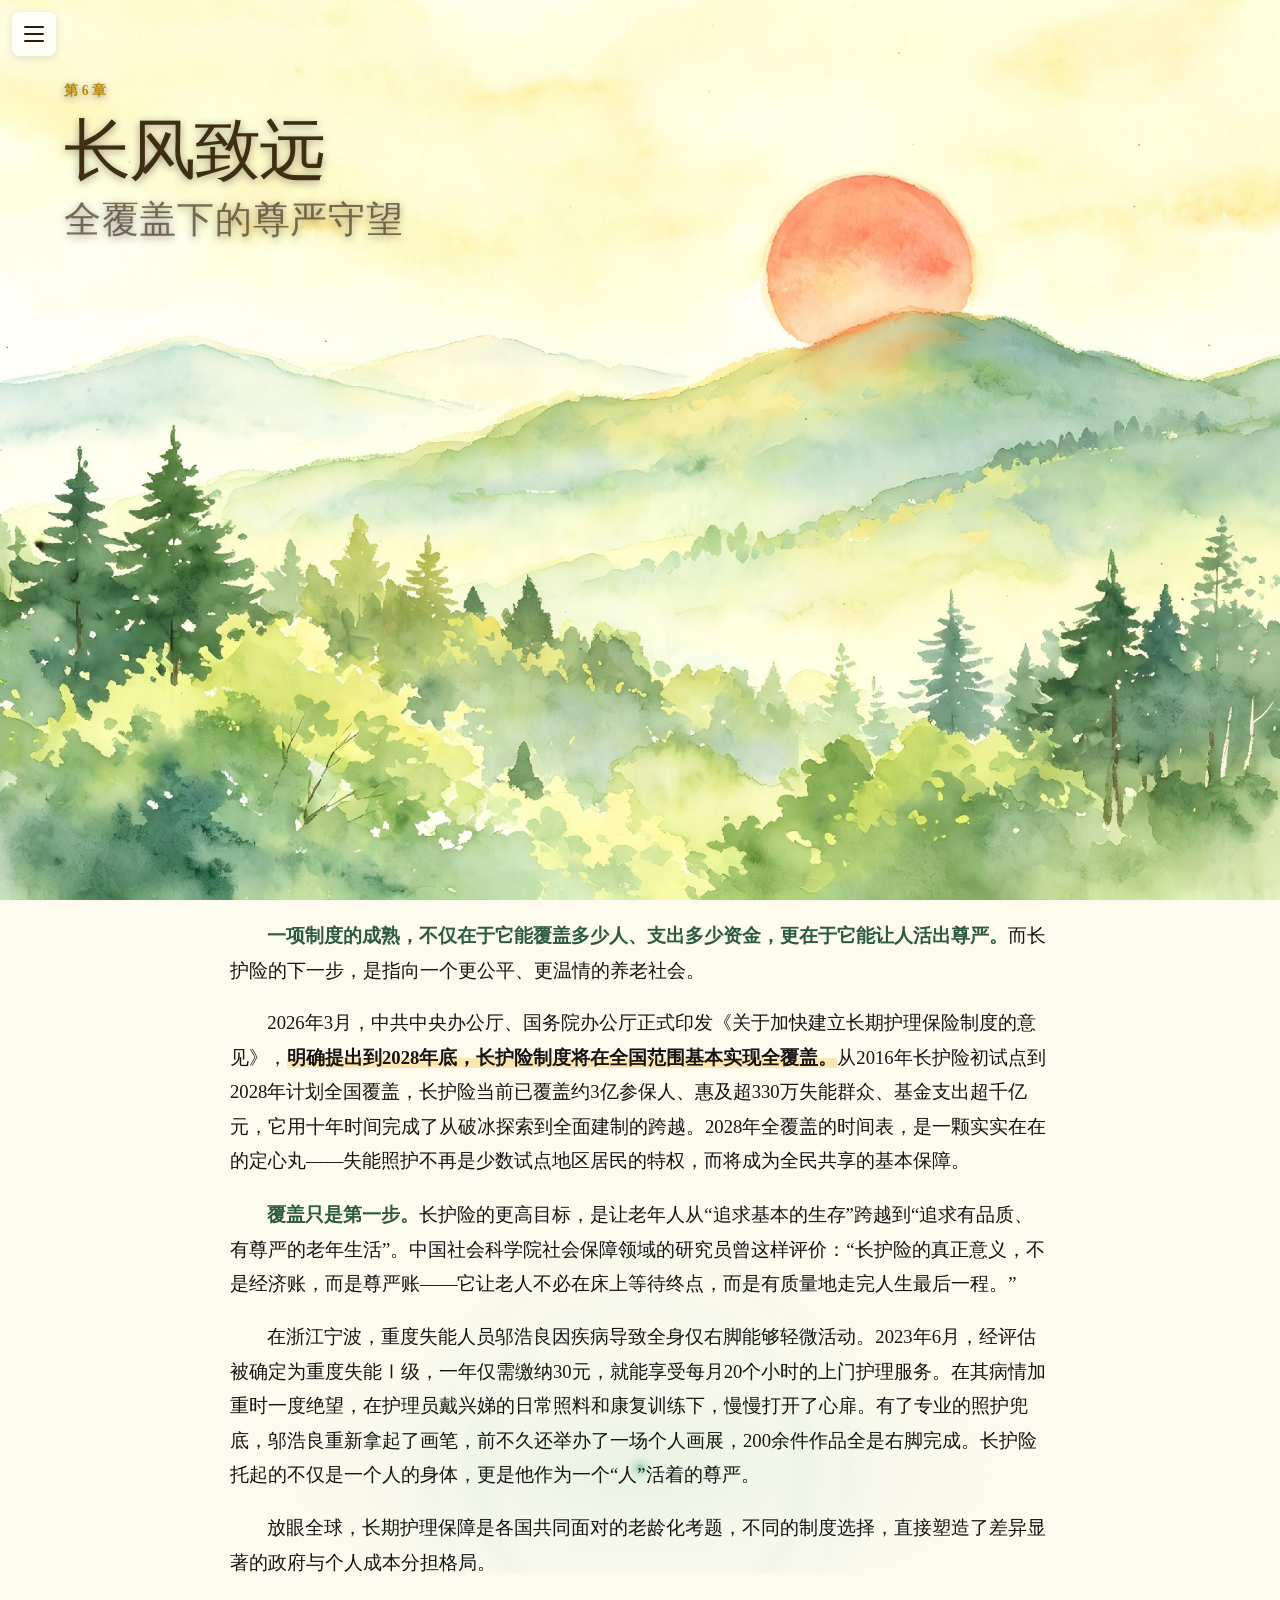
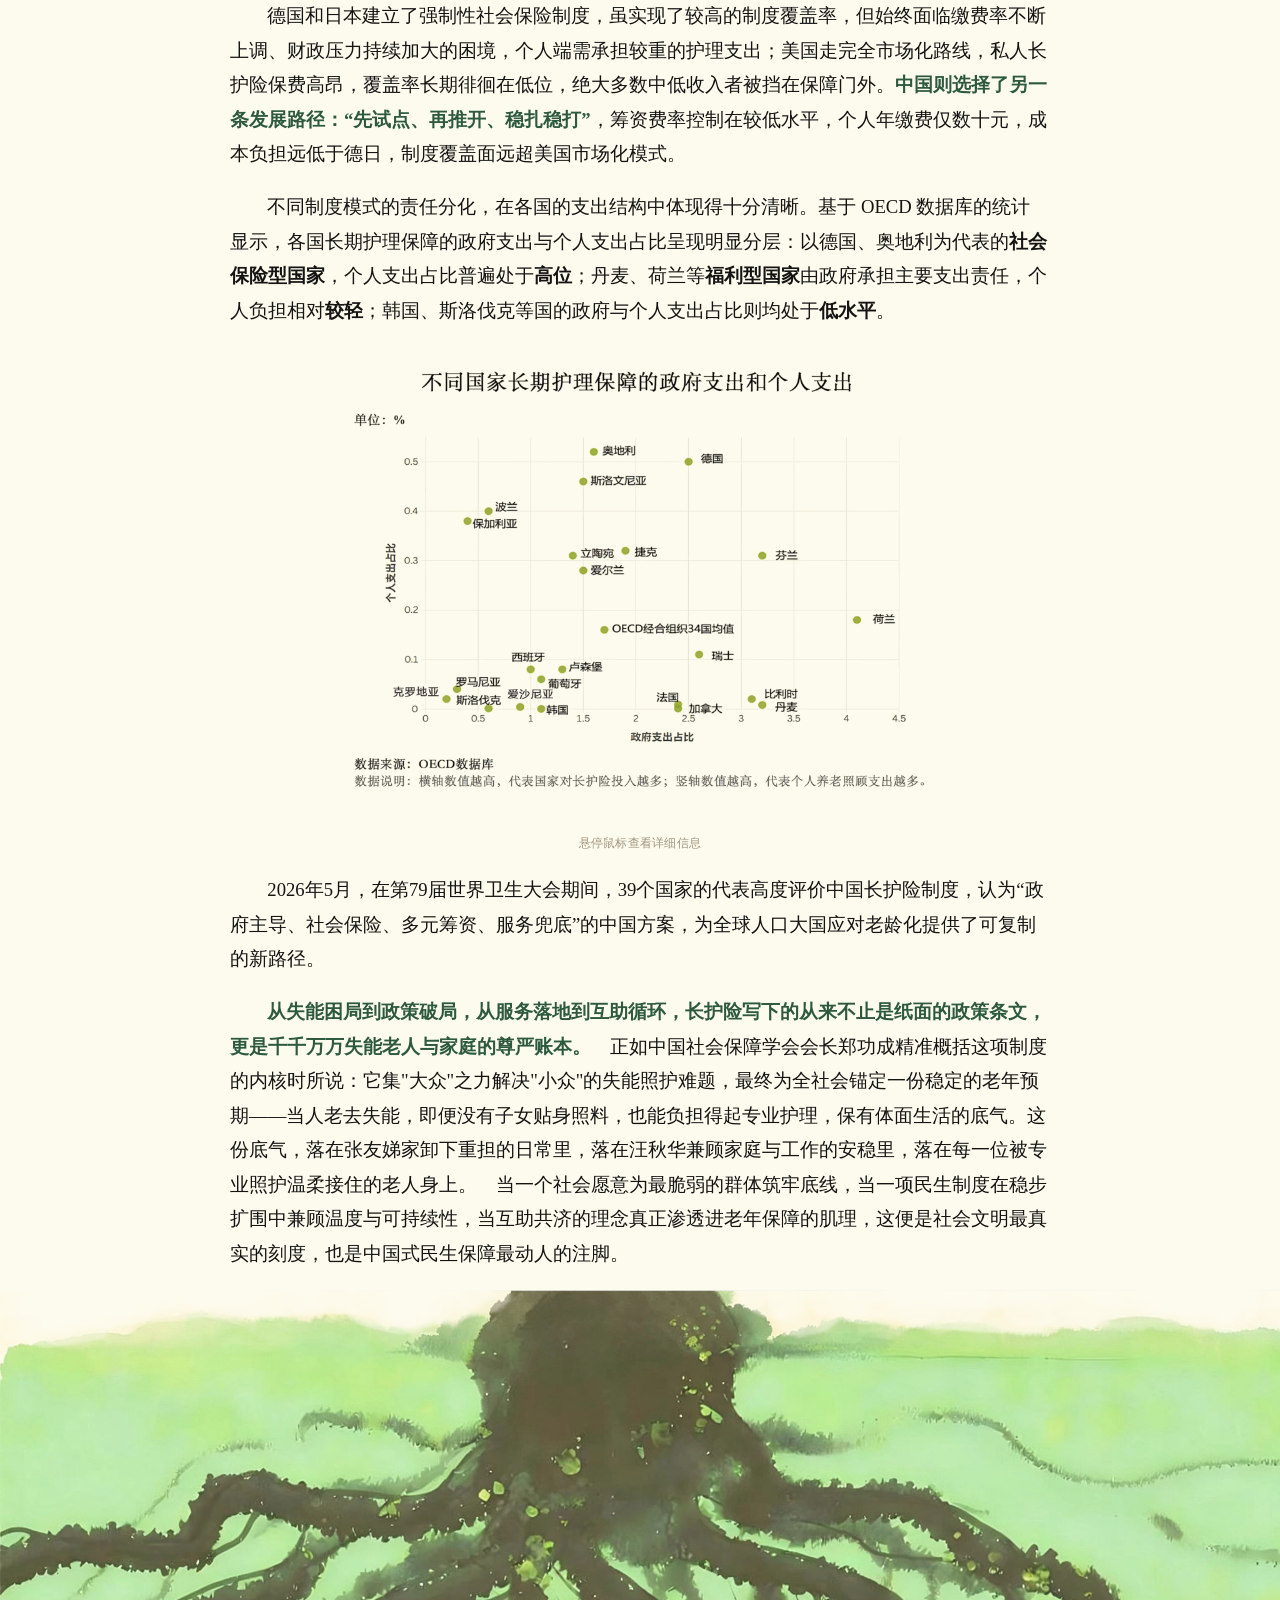
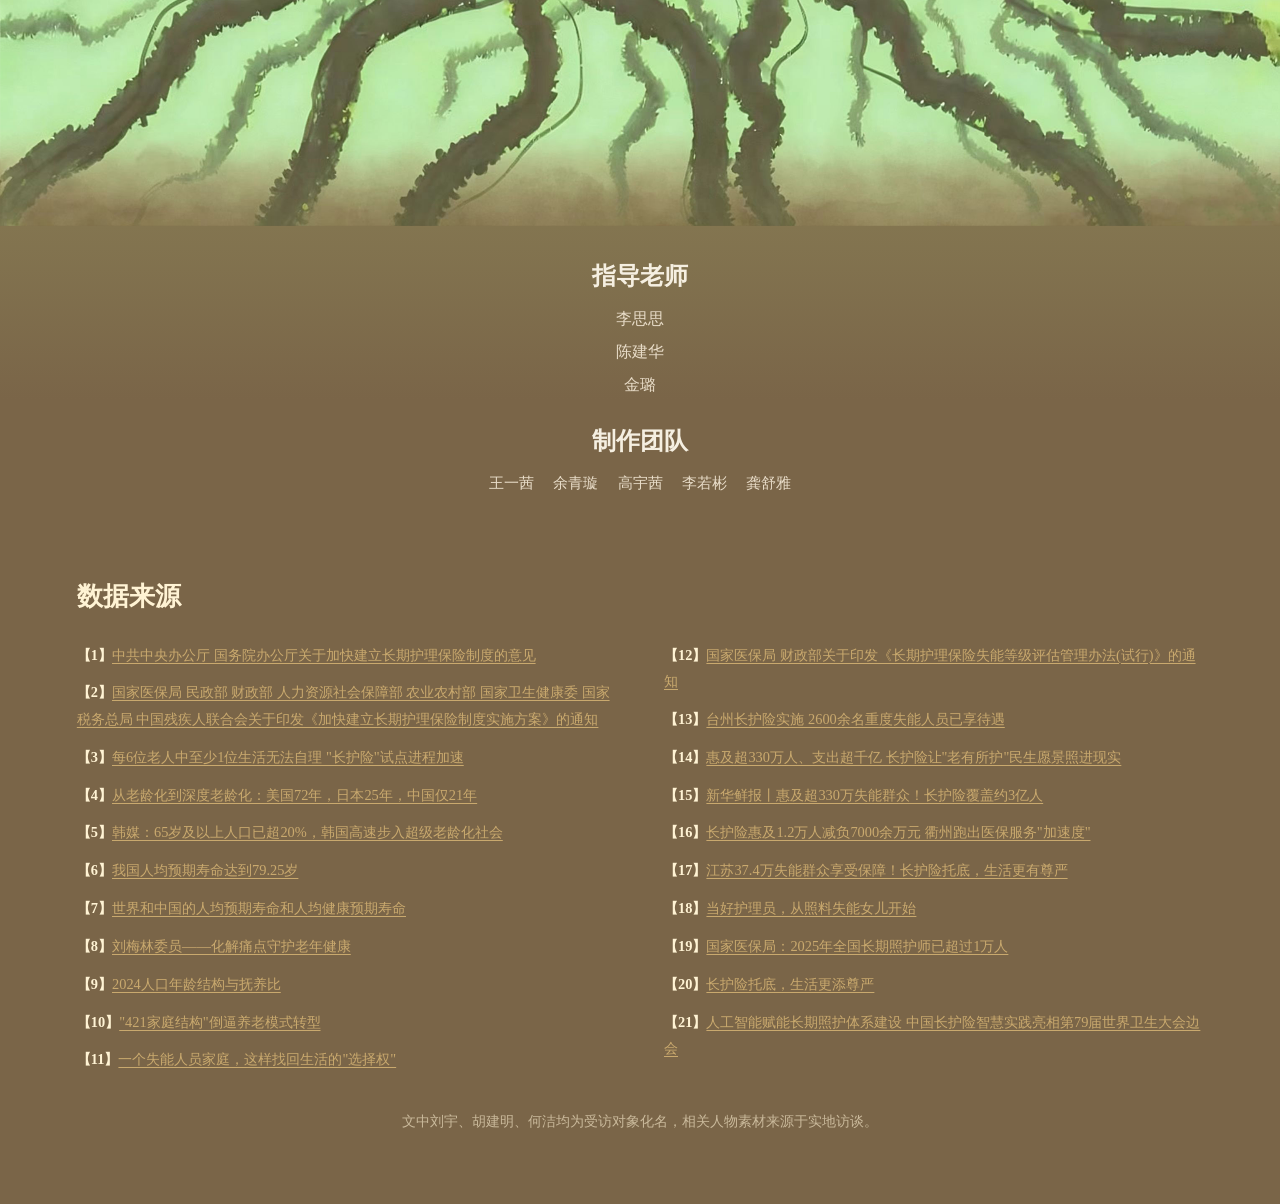
<file: chapter6.html>
<!-- Generated by Trae Work -->
<!doctype html>
<html lang="zh-CN">
<head>
  <meta charset="utf-8">
  <meta name="viewport" content="width=device-width, initial-scale=1">
  <title>“长”路未尽，“护”佑已至：4500万失能老人被托举的晚年</title>
  <meta name="description" content="长护险静态HTML数据新闻：4500万失能老人被托举的晚年">
  <link rel="stylesheet" href="./assets/styles/base.css">
  <link rel="stylesheet" href="./assets/styles/story.css">
  <style>
  /* ========== 全局字体：思源宋体 ========== */
  :root{
    --font-sans: "Noto Serif SC", serif;
    --font-serif: "Noto Serif SC", serif;
  }
  html, body{
    font-family: "Noto Serif SC", serif;
  }
  h1, h2, h3, h4, h5, h6,
  .chapter-label, .eyebrow,
  .title-overlay h2, .chapter-cover h2,
  .root-ending h2, .sources-panel h2,
  .story-kicker, .process-flow-title,
  .interaction-card h3, .chart-card h3,
  .process-card h3, .loop-card h3,
  .waffle-module h3, .modal-title,
  .tooltip-title, .country-name,
  .person-name, #calcOutput{
    font-weight: 700;
  }
  p, li, span, div, a, td, th,
  label, input, textarea, button{
    font-weight: 400;
  }

  /* ============== 自定义光标 · 雨伞开合（DOM + 区域热区方案） ============== */
  /*
   * [全局重构] 使用 DOM 元素模拟光标 + 区域点击热区检测。
   * 鼠标移动：transform: translate3d() GPU 加速，零延迟。
   * 点击热区：伞覆盖区域（48×48）的 9 个采样点检测，
   *          伞尖、伞柄、伞面任意位置触碰可交互元素都能触发点击。
   */
  html, body { cursor: none; }
  *, *::before, *::after { cursor: none !important; }

  .umbrella-cursor {
    position: fixed;
    left: 0; top: 0;
    width: 48px; height: 48px;
    pointer-events: none;
    z-index: 2147483647;
    /* [灵敏度优化] transform: translate3d() 触发 GPU 渲染管线，
       无 layout/paint 开销，零延迟跟随鼠标 */
    transform: translate3d(-100px, -100px, 0);
    will-change: transform;
  }

  .umbrella-cursor::before,
  .umbrella-cursor::after {
    content: "";
    position: absolute;
    inset: 0;
    background-position: center;
    background-repeat: no-repeat;
    background-size: contain;
    transition: opacity .25s cubic-bezier(.22,.8,.36,1);
    left: 0; top: 0; width: auto; height: auto;
    border: 0 !important;
    border-radius: 0 !important;
  }

  .umbrella-cursor::before {
    background-image: url("./assets/cursor/cursor_umbrella_close.png");
    opacity: 1;
  }

  .umbrella-cursor::after {
    background-image: url("./assets/cursor/cursor_umbrella_open.png");
    opacity: 0;
  }

  .umbrella-cursor.is-press::before { opacity: 0; }
  .umbrella-cursor.is-press::after  { opacity: 1; }

  @media (max-width: 767.98px), (hover: none) and (pointer: coarse) {
    html, body { cursor: auto; }
    *, *::before, *::after { cursor: auto !important; }
    .umbrella-cursor { display: none !important; }
  }

  @media (prefers-reduced-motion: reduce) {
    .umbrella-cursor::before,
    .umbrella-cursor::after {
      transition: none !important;
    }
  }

  /* ============== 光带返回修复 · 样式钩子 ============== */
  /* 浏览器后退/bfcache 恢复时，由 JS 给容器加 .is-restored，
     强制清除可能残留的隐藏状态，避免光带消失无法点击 */
  .curtain-stage.is-restored{
    display:block !important;
    visibility:visible !important;
    opacity:1 !important;
  }
  .curtain-stage.is-restored:not(.is-rolled){
    height:clamp(110px,16vh,170px) !important;
    margin:clamp(1rem,2.5vw,2rem) 0 clamp(1.5rem,3vw,2.5rem) !important;
    overflow:hidden !important;
  }
  .curtain-stage.is-restored:not(.is-rolled) .curtain-hero{
    transform:none !important;
    visibility:visible !important;
    opacity:1 !important;
  }
  .curtain-stage.is-restored:not(.is-rolled) .curtain-hint,
  .curtain-stage.is-restored:not(.is-rolled) .scroll-trigger{
    visibility:visible !important;
    opacity:1;
    pointer-events:auto;
  }

  /* ============== 老龄化插图 · 左右双栏对齐布局 ============== */
  .oldyear-row{
    display: grid;
    grid-template-columns: 1fr 1fr;
    gap: 2.5rem;
    align-items: center;          /* 垂直居中对齐 */
    margin: 1.6rem clamp(5rem,18vw,346px);
  }
  .oldyear-figure{
    margin:0;                    /* 取消浮动边距，由 grid gap 控制 */
    width:auto;
    max-width:100%;
    padding:0;
    background:transparent;
    border:0;
    border-radius:0;
    overflow:visible;
    box-shadow:none;
    display:flex;
    flex-direction:column;
    align-items:center;
    animation: oldyear-fade-in .9s ease-out both;
    transition: transform .35s ease;
    will-change: transform, opacity;
  }
  .oldyear-figure img{
    display:block;
    max-width:100%;
    height:auto;
    width:100%;
    object-fit:contain;
    border:0;
    border-radius:0;
    box-shadow:none;
    background:transparent;
    transition:transform .45s ease, width .45s ease, max-height .45s ease, border-radius .45s ease;
    cursor:zoom-in;
  }
  .oldyear-hover-hint{
    margin:.55rem 0 0;
    font-size:.76rem;
    line-height:1.5;
    color:rgba(190,138,52,.82);
    text-align:center;
    letter-spacing:.12em;
    text-shadow:0 0 8px rgba(255,232,160,.72),0 0 18px rgba(255,196,90,.36);
    animation:oldyear-hint-glow 2.2s ease-in-out infinite;
  }
  .oldyear-hover-backdrop{
    display:none;
  }
  .oldyear-preview-backdrop{
    position:fixed;
    inset:0;
    z-index:999996;
    pointer-events:none;
    opacity:0;
    visibility:hidden;
    background:rgba(26,20,14,.24);
    backdrop-filter:blur(5px);
    -webkit-backdrop-filter:blur(5px);
    transition:opacity .32s ease,visibility .32s ease;
  }
  .oldyear-preview-layer{
    position:fixed;
    inset:0;
    z-index:999997;
    display:grid;
    place-items:center;
    pointer-events:none;
    opacity:0;
    visibility:hidden;
    transition:opacity .32s ease,visibility .32s ease;
  }
  .oldyear-preview-layer img{
    display:block;
    width:auto;
    max-width:min(78vw,760px);
    max-height:78vh;
    object-fit:contain;
    border:0;
    border-radius:0;
    box-shadow:none;
    background:transparent;
    filter:none;
    transform:scale(.96);
    transition:transform .32s ease;
  }
  .oldyear-preview-backdrop.is-active,
  .oldyear-preview-layer.is-active{
    opacity:1;
    visibility:visible;
  }
  .oldyear-preview-layer.is-active img{
    transform:scale(1);
  }
  /* hover 互动：整个 figure 区域都可触发预览 */
  @media (hover:hover) and (pointer:fine){
    .oldyear-figure{
      cursor:zoom-in;
    }
    .oldyear-figure:hover .oldyear-hover-hint{
      opacity:.95;
    }
  }
  /* 淡入 + 轻微缩放关键帧 */
  @keyframes oldyear-fade-in{
    0%{ opacity:0; transform:translateY(12px) scale(.985); }
    100%{ opacity:1; transform:translateY(0) scale(1); }
  }
  @keyframes oldyear-hint-glow{
    0%,100%{ opacity:.72; text-shadow:0 0 6px rgba(255,232,160,.45); }
    50%{ opacity:1; text-shadow:0 0 12px rgba(255,232,160,.8),0 0 24px rgba(255,196,90,.38); }
  }
  /* 右侧文字 */
  .oldyear-wrap{
    margin-top:0;
    text-indent:2em;
    line-height:1.85;
    font-size:clamp(.95rem,1.3vw,1.1rem);
  }
  /* 独立下一段 */
  .oldyear-next{
    clear:both;
    text-indent:2em;
    margin-top:1rem;
  }
  /* 清浮动占位 */
  .oldyear-clear{ clear:both; height:0; font-size:0; line-height:0; }

  /* 移动端：单列堆叠 */
  @media (max-width: 720px){
    .oldyear-row{
      grid-template-columns:1fr;
      gap:1.2rem;
    }
    .oldyear-figure{
      margin:0;
      width:100%;
    }
    .oldyear-figure img{ height:auto; }
    .oldyear-wrap{ text-indent:2em; }
    .oldyear-next{ clear:none; text-indent:2em; }
  }

  /* JS 通过给 body 添加 .oldyear-replay 重新触发入场动画（用于 bfcache 返回时） */
  body.oldyear-replay .oldyear-figure{
    animation: none;                        /* 先清空 */
  }
  body.oldyear-replay.is-running .oldyear-figure{
    animation: oldyear-fade-in .9s ease-out both;
  }

  /* 减少动画偏好：关闭入场与 hover 过渡 */
  @media (prefers-reduced-motion: reduce){
    .oldyear-figure,
    .oldyear-hover-hint,
    .oldyear-preview-backdrop,
    .oldyear-preview-layer,
    .oldyear-preview-layer img,
    body.oldyear-replay.is-running .oldyear-figure{
      animation:none !important;
      transition:none !important;
    }
    .oldyear-preview-layer img{ transform:none; }
  }

  /* ============== 基金投入趋势图 · 独立图片展示 ============== */
  /* 图片地址（可改为本地或网络链接）：./assets/images/fund_trend_img.png */
  .fund-trend-figure{
    margin:1.8rem auto 2.2rem;             /* 图片上下留白，不挤压周边段落 */
    width:min(100%, 1000px);               /* 自适应容器，桌面端最大 1000px */
    padding:0;
    border-radius:20px;
    overflow:hidden;
    background:transparent;
    box-shadow:0 16px 34px rgba(60,40,18,.13), 0 2px 10px rgba(0,0,0,.06);
    animation: fund-img-fade-in .9s ease-out both; /* 入场动画时长可调 */
    transition:transform .35s ease, box-shadow .35s ease;
    will-change:transform, opacity;
  }
  .fund-trend-figure img{
    display:block;
    width:100%;
    height:auto;
    max-height:640px;                       /* 进一步放大 */
    object-fit:contain;                     /* 保持比例，不变形、不裁切 */
    background:#fffaf0;
    opacity:.88;                            /* 透明化 */
  }
  .fund-trend-figure figcaption{
    margin:.65rem 0 0;
    font-size:.84rem;
    line-height:1.5;
    color:rgba(20,20,19,.56);
    text-align:center;
    letter-spacing:.04em;
  }
  .fund-trend-figure:hover{
    transform:translateY(-3px);
    box-shadow:0 22px 42px rgba(60,40,18,.18), 0 4px 12px rgba(0,0,0,.08);
  }
  @keyframes fund-img-fade-in{
    0%{ opacity:0; transform:translateY(12px) scale(.985); }
    100%{ opacity:1; transform:translateY(0) scale(1); }
  }
  /* JS 用于页面返回时重播图片动画 */
  body.fund-img-replay .fund-trend-figure{ animation:none; }
  body.fund-img-replay.is-fund-running .fund-trend-figure{ animation:fund-img-fade-in .9s ease-out both; }
  @media (max-width:720px){
    .fund-trend-figure{
      width:100%;
      margin:1.4rem auto 1.8rem;
      border-radius:16px;
    }
    .fund-trend-figure img{ max-height:none; }
    .sources-cols{
      grid-template-columns: 1fr;
      gap: 0;
    }
  }
  @media (prefers-reduced-motion: reduce){
    .fund-trend-figure,
    body.fund-img-replay.is-fund-running .fund-trend-figure{
      animation:none !important;
      transition:none !important;
    }
    .fund-trend-figure:hover{ transform:none; }
  }

  /* ============== 正文段落 · 首行缩进两字符 ============== */
  /* 正文实际 DOM 层级：.story-shell > .article-body > (p / section > p) */
  .article-body > p,
  .article-body > section > p{
    text-indent: 2em;
  }
  /* blockquote 去掉浏览器默认左边距，整体与普通段落对齐；内部 p 同样首行缩进 */
  .article-body > blockquote,
  .article-body > section > blockquote{
    margin-left: 0;
    margin-right: 0;
    padding-left: 0;
    border-left: none;
  }
  .article-body > blockquote > p,
  .article-body > section > blockquote > p{
    text-indent: 2em;
  }

  /* chapter 页面正文段落首行缩进（body 直接子元素 p） */
  body > p{
    text-indent: 2em;
  }
  body > p.story-kicker,
  body > p.oldyear-next{
    text-indent: 0;
  }

  /* 排除不需要缩进的元素：章节标题区、引导框、交互卡片内标题、图注等 */
  .chapter-cover p,
  .lead-box p,
  .interaction-card h3 + p,
  .chart-card h3 + p,
  .process-card h3 + p,
  .loop-card h3 + p,
  .waffle-module h3 + p,
  .module-note,
  .source-link,
  .visual-note,
  .curtain-hint,
  .oldyear-hover-hint,
  .bingyinqipao-figure figcaption{
    text-indent: 0;
  }

  /* ============== 滚动渐显 · 轻微上移淡入 ============== */
  /* 所有带 data-reveal 的元素：初始透明+下移，进入视口后平滑上移显现 */
  :root{
    --reveal-offset: 28px;              /* 初始下移距离：越大入场感越强 */
    --reveal-duration: .75s;            /* 渐显动画时长：可改为 .5s / 1s */
    --reveal-ease: cubic-bezier(.22,.8,.36,1); /* 缓动曲线：先快后柔 */
    --reveal-stagger: .06s;             /* 同屏多个元素依次出现的间隔 */
  }

  [data-reveal]{
    opacity: 0;
    transform: translateY(var(--reveal-offset));
    transition:
      opacity var(--reveal-duration) var(--reveal-ease),
      transform var(--reveal-duration) var(--reveal-ease);
    will-change: opacity, transform;
  }

  /* 进入视口后触发：透明→1，下移→0 */
  [data-reveal].is-visible{
    opacity: 1;
    transform: translateY(0);
  }

  /* 同一父容器内多个 [data-reveal] 依次渐显，避免同时弹出 */
  [data-reveal].is-visible + [data-reveal],
  [data-reveal].is-visible ~ [data-reveal]{
    transition-delay: var(--reveal-stagger);
  }

  /* 减少动画偏好：直接显示，无过渡 */
  @media (prefers-reduced-motion: reduce){
    [data-reveal]{
      opacity: 1 !important;
      transform: none !important;
      transition: none !important;
    }
  }

  /* ============== 章节冷暖色交替 · 视觉叙事节奏 ==============
     第1章 困境现实 → 冷色灰蓝（沉郁）
     第2章 制度政策 → 暖色琥珀金（希望）
     第3章 人物服务 → 暖色柔橙（温度）
     第4章 成效闭环 → 暖色棕金（收获）
     第5章 挑战磨合 → 冷色灰青（反思）
     第6章 展望尊严 → 暖色金回归（升华） */
  .chapter-cover.chapter-1{
    background: linear-gradient(180deg, #e8eef4 0%, #d4dce8 55%, #c2cdd9 100%);
  }
  .chapter-cover.chapter-1 h2{ color: #2c3e5a; }
  .chapter-cover.chapter-1 .chapter-label{ color: #5a7a9e; }

  .chapter-cover.chapter-2{
    background: linear-gradient(180deg, #f5efe1 0%, #ebe0c8 55%, #ddd0b0 100%);
  }
  .chapter-cover.chapter-2 h2{ color: #4a3520; }
  .chapter-cover.chapter-2 .chapter-label{ color: #b8860b; }

  .chapter-cover.chapter-3{
    background: linear-gradient(180deg, #f5ede4 0%, #f0e2d0 55%, #e8d4bc 100%);
  }
  .chapter-cover.chapter-3 h2{ color: #4a3222; }
  .chapter-cover.chapter-3 .chapter-label{ color: #c47a3a; }

  .chapter-cover.chapter-4{
    background: linear-gradient(180deg, #f5f0e6 0%, #ece4d2 55%, #e0d4be 100%);
  }
  .chapter-cover.chapter-4 h2{ color: #3e3018; }
  .chapter-cover.chapter-4 .chapter-label{ color: #a07830; }

  .chapter-cover.chapter-5{
    background: linear-gradient(180deg, #e8edf0 0%, #d8e0e6 55%, #c8d2da 100%);
  }
  .chapter-cover.chapter-5 h2{ color: #2e3e4e; }
  .chapter-cover.chapter-5 .chapter-label{ color: #5a8098; }

  .chapter-cover.chapter-6{
    background: linear-gradient(180deg, #f5efe1 0%, #ebe0c8 55%, #ddd0b0 100%);
  }
  .chapter-cover.chapter-6 h2{ color: #3e2e14; }
  .chapter-cover.chapter-6 .chapter-label{ color: #b8860b; }

  /* 第4章子标题样式：统一为 h3.chapter-sub */
  .chapter-sub{
    font-family: "Noto Serif SC", serif;
    font-size: clamp(1.15rem, 2.4vw, 1.4rem);
    font-weight: 700;
    color: var(--accent-gold, #b8860b);
    margin: 2rem 0 .6rem;
    padding-bottom: .35rem;
    border-bottom: 2px solid rgba(184, 134, 11, .2);
    letter-spacing: .02em;
  }

  /* ============== 首屏标题与门钥匙按钮 · 桌面端排版优化 ============== */
  /* 仅覆盖首屏 header，不影响正文其它模块 */
  .door-hero{
    grid-template-columns:minmax(420px, .96fr) minmax(420px, .9fr);
    gap:clamp(3rem, 6vw, 7rem);
    align-items:center;
  }
  .hero-copy{
    max-width:720px;
    justify-self:end;
  }
  .hero-copy h1{
    max-width:720px;
    margin:0;
    font-size:clamp(3.4rem, 5.4vw, 6.1rem);
    line-height:1.08;
    letter-spacing:-.045em;
  }
  .hero-copy h1 .h1-main{
    display:block;
    text-wrap:balance;
    word-break:keep-all;
  }
  .hero-copy h1 .h1-break{
    display:block;
  }
  .hero-copy h1 .h1-sub{
    display:block;
    width:max-content;
    max-width:100%;
    margin-top:.55rem;
    font-size:clamp(1.18rem, 1.8vw, 1.58rem);
    line-height:1.35;
    letter-spacing:.03em;
    white-space:nowrap;                    /* 桌面端不做多余换行 */
    color:rgba(20,20,19,.58);
    font-family:StorySans,"Noto Sans SC",sans-serif;
    font-weight:700;
  }
  .door-stage{
    position:relative;
    justify-self:start;
    overflow:visible;
  }
  .door-key-cta{
    position:absolute;
    left:50%;
    top:clamp(1.2rem, 3vh, 2.4rem);
    transform:translateX(-50%);
    z-index:5;
    white-space:nowrap;
    padding:.65rem 1.1rem;
    background:rgba(255,247,223,.88);
    backdrop-filter:blur(10px);
    box-shadow:0 14px 30px rgba(83,56,24,.14), 0 2px 8px rgba(0,0,0,.06);
    transition:transform .25s ease, box-shadow .25s ease, background .25s ease;
  }
  .door-key-cta:hover{
    transform:translateX(-50%) translateY(-2px);
    background:#fff7df;
    box-shadow:0 18px 38px rgba(83,56,24,.2), 0 3px 10px rgba(0,0,0,.08);
  }
  .door-key-cta:focus-visible{
    outline:3px solid rgba(245,183,89,.45);
    outline-offset:4px;
  }
  /* 钥匙图形在按钮文字上方 */
  .door-key-cta .key-shape{
    display:block;
    position:static;
    margin:0 auto .35rem;
    transform:none;
  }
  .door-key-cta .key-shape::before,
  .door-key-cta .key-shape::after{
    transform:none;
  }
  /* 按钮文字标签 */
  .door-key-cta .key-label{
    display:block;
    font-size:.85rem;
    letter-spacing:.08em;
    color:rgba(20,20,19,.72);
  }
  @media(max-width:900px){
    .door-hero{
      grid-template-columns:1fr;
      gap:2rem;
    }
    .hero-copy{
      max-width:none;
      justify-self:stretch;
    }
    .hero-copy h1{
      font-size:clamp(2.7rem, 11vw, 5.2rem);
    }
    .hero-copy h1 .h1-sub{
      width:auto;
      white-space:normal;                  /* 移动端允许自然换行，保持可读性 */
      font-size:.55em;
      letter-spacing:-.02em;
    }
    .door-stage{
      justify-self:center;
    }
    .door-key-cta{
      left:50%;
      top:clamp(.8rem, 2vh, 1.4rem);
      bottom:auto;
      transform:translateX(-50%);
      padding:.5rem .9rem;
    }
    .door-key-cta:hover{
      transform:translateX(-50%) translateY(-2px);
    }
  }

  /* ============== 病因风险气泡图 · aside 替换图片样式 ============== */
  :root{
    --bingyin-img-max-width: 920px;              /* 图片最大宽度：控制桌面端展示尺寸 */
    --bingyin-img-radius: 22px;                  /* 图片边缘柔和半径：数值越大边缘越圆润 */
    --bingyin-img-margin-y: clamp(1.8rem, 4vw, 3.2rem); /* 图片上下间距：避免挤压周边段落 */
    --bingyin-img-padding: clamp(.45rem, 1vw, .85rem);  /* 图片内侧留白：用于边缘自然过渡 */
    --bingyin-img-duration: .9s;                 /* 入场动画时长：可改为 .6s / 1.2s */
    --bingyin-img-scale-start: .985;             /* 入场初始缩放比例：越小缩放感越明显 */
    --bingyin-img-hover-scale: 1.012;            /* 鼠标悬停放大比例：建议 1.005~1.025 */
    --bingyin-img-hover-y: -3px;                 /* 鼠标悬停上移距离 */
    --bingyin-img-bg: rgba(255, 250, 240, .42);  /* 图片边缘融合底色：贴近页面暖色背景 */
    --bingyin-img-glow: rgba(245, 211, 146, .24);/* 边缘柔光颜色：越透明越自然 */
  }
  .bingyinqipao-figure,
  aside.bingyinqipao-figure{
    width: min(100%, var(--bingyin-img-max-width));
    margin: var(--bingyin-img-margin-y) auto;
    padding: var(--bingyin-img-padding);
    box-sizing: border-box;
    border: 0;
    border-radius: calc(var(--bingyin-img-radius) + var(--bingyin-img-padding));
    background:
      radial-gradient(circle at 50% 50%, var(--bingyin-img-bg) 0%, rgba(255,250,240,.24) 58%, rgba(255,250,240,0) 100%);
    box-shadow: 0 0 36px var(--bingyin-img-glow);
    overflow: hidden;
    animation: bingyin-img-enter var(--bingyin-img-duration) ease-out both;
    transition:
      transform .36s ease,
      filter .36s ease,
      box-shadow .36s ease;
    will-change: transform, opacity;
  }
  /* 图片地址（可替换为本地或网络链接）：./assets/images/bingyinqipao_img.png */
  .bingyinqipao-figure img,
  aside.bingyinqipao-figure img{
    display: block;
    width: 100%;
    height: auto;
    max-height: min(72vh, 680px);                /* 图片最大高度：防止桌面端过高压迫页面 */
    object-fit: contain;                         /* 保持比例，不变形、不裁切 */
    border: 0;
    border-radius: var(--bingyin-img-radius);
    background: transparent;
    -webkit-mask-image:
      linear-gradient(to right, transparent 0%, #000 5%, #000 95%, transparent 100%),
      linear-gradient(to bottom, transparent 0%, #000 5%, #000 95%, transparent 100%);
    -webkit-mask-composite: source-in;
    mask-image:
      linear-gradient(to right, transparent 0%, #000 5%, #000 95%, transparent 100%),
      linear-gradient(to bottom, transparent 0%, #000 5%, #000 95%, transparent 100%);
    mask-composite: intersect;
  }
  .bingyinqipao-figure:hover,
  aside.bingyinqipao-figure:hover{
    transform: translateY(var(--bingyin-img-hover-y)) scale(var(--bingyin-img-hover-scale));
    filter: saturate(1.035) contrast(1.015);
    box-shadow: 0 0 46px rgba(245, 211, 146, .32);
  }
  @keyframes bingyin-img-enter{
    0%{
      opacity: 0;
      transform: translateY(12px) scale(var(--bingyin-img-scale-start));
    }
    100%{
      opacity: 1;
      transform: translateY(0) scale(1);
    }
  }
  .bingyinqipao-figure.bingyinqipao-replay,
  aside.bingyinqipao-figure.bingyinqipao-replay{
    animation: bingyin-img-enter var(--bingyin-img-duration) ease-out both;
  }
  @media (max-width: 720px){
    :root{
      --bingyin-img-radius: 16px;                /* 移动端圆角 */
      --bingyin-img-margin-y: 1.4rem;            /* 移动端上下间距 */
      --bingyin-img-padding: .35rem;             /* 移动端内侧留白 */
    }
    .bingyinqipao-figure,
    aside.bingyinqipao-figure{
      width: 100%;
      max-width: 100%;
    }
    .bingyinqipao-figure img,
    aside.bingyinqipao-figure img{
      max-height: none;
    }
  }
  @media (prefers-reduced-motion: reduce){
    .bingyinqipao-figure,
    aside.bingyinqipao-figure{
      animation: none !important;
      transition: none !important;
    }
    .bingyinqipao-figure:hover,
    aside.bingyinqipao-figure:hover{
      transform: none !important;
      filter: none !important;
    }
  }



  /* ============== 树根区域与数据来源面板过渡 ============== */
  .root-ending{
    position: relative;
    background: linear-gradient(180deg, #fff 0%, #fff 15%, #b8dcc8 40%, #b8dcc8 100%);
    padding: 0;
    overflow: hidden;
  }
  .root-ending img{
    display: block;
    width: 100%;
    height: auto;
    position: relative;
    z-index: 1;
  }
  .sources-panel{
    background: #7a6548;
    color: #f5e6c8;
    padding: 4vh 6vw 8vh;
    max-width: none;
    margin: 0;
    width: 100%;
    box-sizing: border-box;
  }
  .sources-panel h2{
    color: #fff3d4;
  }
  .sources-panel ul{
    display: grid;
    grid-template-columns: 1fr 1fr;
    gap: 0 3rem;
  }
  .sources-panel li{
    color: #e8d5b0;
    break-inside: avoid;
  }
  .sources-note{
    text-align: center;
    font-size: .85rem;
    color: rgba(245,230,200,.65);
    margin: 2rem 0 0;
    line-height: 1.6;
  }
  .sources-cols{
    display: grid;
    grid-template-columns: 1fr 1fr;
    gap: 0 3rem;
  }
  .sources-col-left,
  .sources-col-right{
    list-style: none;
    padding: 0;
    margin: 0;
  }
  .sources-col-left{
    counter-reset: sources-left;
  }
  .sources-col-right{
    counter-reset: sources-right 11;
  }
  .sources-col-left li{
    color: #e8d5b0;
    padding: .35rem 0;
    font-size: .9rem;
    break-inside: avoid;
  }
  .sources-col-left li::before{
    content: "\3010" counter(sources-left) "\3011 ";
    counter-increment: sources-left;
    font-weight: 700;
    color: #fff3d4;
  }
  .sources-col-right li{
    color: #e8d5b0;
    padding: .35rem 0;
    font-size: .9rem;
    break-inside: avoid;
  }
  .sources-col-right li::before{
    content: "\3010" counter(sources-right) "\3011 ";
    counter-increment: sources-right;
    font-weight: 700;
    color: #fff3d4;
  }
  .sources-panel a{
    color: #c9a96e;
  }

  /* ============== PC 宽屏适配 · 正文加宽 ==============
     大屏（≥1024px）：正文区域加宽，左右各留 15%-20% 做背景留白
     移动端（<1024px）保持原有 760px 窄版布局不变 */
  @media (min-width: 1024px){
    /* 正文主体：宽度占屏幕 60%-70%，左右各留约 15%-20% */
    .article-body{
      max-width: min(960px, 68vw);
      padding: 0 clamp(5rem,18vw,346px);
    }

    /* 数据来源面板：铺满全宽，不跟随正文宽度 */
    .sources-panel{
      max-width: none;
      width: 100%;
    }

    /* 章节封面内边距跟随加宽 */
    .chapter-cover{
      padding-left: clamp(3rem, 8vw, 6rem);
      padding-right: clamp(3rem, 8vw, 6rem);
    }

    /* 结语区域跟随 */
    .root-ending{
      padding-left: clamp(3rem, 8vw, 6rem);
      padding-right: clamp(3rem, 8vw, 6rem);
      padding-top: 0;
      padding-bottom: 0;
    }
    .root-ending img{
      display: block;
      width: calc(100% + clamp(6rem, 16vw, 12rem));
      max-width: calc(100vw);
      margin-left: calc(clamp(3rem, 8vw, 6rem) * -1);
      height: auto;
    }

    /* 交互卡片、图表卡片等跟随正文宽度，不超出 */
    .interaction-card,
    .chart-card,
    .process-card,
    .loop-card,
    .waffle-module,
    .flourish-switcher{
      max-width: 100%;
    }

    /* 华夫饼图格子容器在大屏适当放大 */
    .waffle{
      max-width: 480px;
    }

    /* 引用块左右间距跟随正文 */
    .article-body > blockquote,
    .article-body > section > blockquote{
      margin-left: 0;
      margin-right: 0;
    }
  }

  /* ============== Flourish 华夫饼图年份切换组件 ============== */
  :root{
    --flourish-max-width: 780px;          /* PC端图表最大宽度 */
    --flourish-ratio: 56.25%;            /* iframe 宽高比 16:9，按需改为 75% (4:3) 等 */
    --flourish-fade-duration: .5s;        /* 切换淡入淡出时长 */
    --flourish-fade-ease: var(--ease-soft); /* 复用全局缓动 */
    --flourish-btn-radius: var(--radius-sm); /* 按钮圆角 */
    --flourish-btn-gap: .5rem;            /* 按钮间距 */
  }

  /* 图表容器：居中、卡片背景 */
  .flourish-switcher{
    max-width: var(--flourish-max-width);
    margin: 2.4rem auto;
    padding: clamp(1.2rem, 3vw, 2rem);
    background: var(--card-bg);
    border-radius: var(--radius-lg);
    box-shadow: var(--shadow-soft);
  }

  /* 年份按钮组 */
  .flourish-btn-group{
    display: flex;
    flex-wrap: wrap;
    gap: var(--flourish-btn-gap);
    justify-content: center;
    margin-bottom: 1.2rem;
  }

  .flourish-btn{
    border: 1px solid rgba(20,20,19,.18);
    border-radius: var(--flourish-btn-radius);
    background: #fff7df;
    padding: .55rem 1.1rem;
    font-family: "Noto Serif SC", serif;
    font-size: clamp(.85rem, 1.6vw, .95rem);
    font-weight: 400;
    color: var(--text-dark);
    cursor: pointer;
    transition:
      background var(--duration-normal) var(--ease-soft),
      color var(--duration-normal) var(--ease-soft),
      box-shadow var(--duration-normal) var(--ease-soft),
      transform var(--duration-fast) var(--ease-soft);
    white-space: nowrap;
    user-select: none;
    -webkit-tap-highlight-color: transparent;
  }
  .flourish-btn:hover{
    background: var(--accent-gold);
    color: #fff;
    box-shadow: 0 4px 12px rgba(198,123,46,.25);
    transform: translateY(-1px);
  }
  .flourish-btn:active{
    transform: translateY(0);
  }
  /* 当前选中年份 */
  .flourish-btn.is-active{
    background: var(--accent-gold);
    color: #fff;
    box-shadow: 0 4px 16px rgba(198,123,46,.3);
    pointer-events: none; /* 选中后不可重复点击 */
  }
  /* 切换锁定期：所有按钮暂时禁用 */
  .flourish-btn-group.is-switching .flourish-btn{
    pointer-events: none;
    opacity: .6;
  }
  .flourish-btn-group.is-switching .flourish-btn.is-active{
    opacity: 1;
  }

  /* iframe 堆叠容器：相对定位，所有 iframe 绝对定位重叠 */
  .flourish-stage{
    position: relative;
    width: 100%;
    padding-top: var(--flourish-ratio); /* 用 padding-top 撑出高度，保持宽高比 */
    overflow: hidden;
    border-radius: var(--radius-md);
    background: rgba(255,252,242,.5);
  }

  .flourish-stage iframe{
    position: absolute;
    top: 0;
    left: 0;
    width: 100%;
    height: 100%;
    border: 0;
    border-radius: var(--radius-md);
    /* 默认隐藏，通过 opacity + visibility 过渡 */
    opacity: 0;
    visibility: hidden;
    transition:
      opacity var(--flourish-fade-duration) var(--flourish-fade-ease),
      visibility var(--flourish-fade-duration) var(--flourish-fade-ease);
    pointer-events: none; /* 隐藏时不可交互 */
  }
  /* 当前展示的 iframe */
  .flourish-stage iframe.is-visible{
    opacity: 1;
    visibility: visible;
    pointer-events: auto; /* 展示时可交互：保留 Flourish 悬浮弹窗等 */
    z-index: 1;
  }

  /* 移动端：图表铺满屏幕宽度，缩小间距 */
  @media (max-width: 900px){
    .flourish-switcher{
      max-width: 100%;
      margin: 1.6rem .5rem;
      padding: 1rem;
      border-radius: var(--radius-md);
    }
    .flourish-btn{
      padding: .45rem .85rem;
      font-size: .82rem;
    }
    .flourish-btn-group{
      gap: .4rem;
    }
  }

  /* 减少动画偏好：直接切换，无过渡 */
  @media (prefers-reduced-motion: reduce){
    .flourish-stage iframe{
      transition: none !important;
    }
    .flourish-btn{
      transition: none !important;
    }
  }


  /* ============== 第二屏 · 树冠主视觉 + 底部渐变衔接 ============== */
  .title-card{
    /* 树冠仰拍图作为全屏背景 */
    background: url('./assets/images/tree-canopy-hero.png') center top / 100% auto no-repeat;
    background-color: #e8dcc8; /* 图片未加载时的兜底色 */
    min-height: 100vh;
    padding: 0;
    display: block;
    position: relative;
    overflow: hidden;
  }

  /* 隐藏原有 title-card 内的暖色渐变和树符号（已被树冠图替代） */
  .title-card .tree-symbol,
  .title-card .title-overlay{
    display: none;
  }

  /* ---- 底部渐变过渡遮罩：亮绿 → 页面底色 ---- */
  .title-card::after{
    content: '';
    position: absolute;
    bottom: 0;
    left: 0;
    right: 0;
    height: 45%; /* 渐变区域高度，覆盖图片下部 */
    background: linear-gradient(
      to bottom,
      transparent 0%,
      rgba(232, 220, 200, .15) 20%,
      rgba(232, 220, 200, .45) 45%,
      rgba(232, 220, 200, .75) 65%,
      #e8dcc8 85%,
      #e8dcc8 100%
    );
    pointer-events: none;
    z-index: 2;
  }

  /* ---- 延伸枝叶缓冲层：图片底部向下延展细碎枝叶 ---- */
  .canopy-extend{
    position: absolute;
    bottom: 0;
    left: 0;
    right: 0;
    height: 22vh; /* 枝叶延伸高度 */
    z-index: 1;
    pointer-events: none;
    overflow: hidden;
  }

  /* 用多个径向渐变模拟细碎枝叶剪影 */
  .canopy-extend::before{
    content: '';
    position: absolute;
    inset: 0;
    background:
      /* 左侧枝叶簇 */
      radial-gradient(ellipse 18vw 8vh at 8% 15%, rgba(58, 90, 42, .18) 0%, transparent 70%),
      radial-gradient(ellipse 12vw 6vh at 18% 35%, rgba(74, 124, 42, .14) 0%, transparent 65%),
      radial-gradient(ellipse 10vw 5vh at 5% 55%, rgba(42, 72, 30, .12) 0%, transparent 60%),
      /* 中部枝叶 */
      radial-gradient(ellipse 22vw 10vh at 35% 10%, rgba(74, 124, 42, .16) 0%, transparent 70%),
      radial-gradient(ellipse 15vw 7vh at 50% 30%, rgba(90, 130, 50, .12) 0%, transparent 65%),
      radial-gradient(ellipse 8vw 4vh at 42% 50%, rgba(58, 90, 42, .10) 0%, transparent 60%),
      /* 右侧枝叶 */
      radial-gradient(ellipse 20vw 9vh at 70% 8%, rgba(74, 124, 42, .15) 0%, transparent 70%),
      radial-gradient(ellipse 14vw 6vh at 82% 25%, rgba(58, 90, 42, .13) 0%, transparent 65%),
      radial-gradient(ellipse 10vw 5vh at 90% 45%, rgba(42, 72, 30, .10) 0%, transparent 60%),
      /* 底部零散叶片 */
      radial-gradient(ellipse 6vw 3vh at 25% 70%, rgba(74, 124, 42, .08) 0%, transparent 55%),
      radial-gradient(ellipse 5vw 3vh at 60% 65%, rgba(90, 130, 50, .07) 0%, transparent 55%),
      radial-gradient(ellipse 7vw 3vh at 78% 72%, rgba(58, 90, 42, .06) 0%, transparent 55%);
    mask-image: linear-gradient(to bottom, rgba(0,0,0,.6) 0%, transparent 100%);
    -webkit-mask-image: linear-gradient(to bottom, rgba(0,0,0,.6) 0%, transparent 100%);
  }

  /* 光斑点缀：模拟阳光穿透枝叶的光点 */
  .canopy-extend::after{
    content: '';
    position: absolute;
    inset: 0;
    background:
      radial-gradient(circle 3vw at 30% 20%, rgba(200, 230, 140, .10) 0%, transparent 70%),
      radial-gradient(circle 2vw at 55% 15%, rgba(232, 245, 176, .08) 0%, transparent 70%),
      radial-gradient(circle 4vw at 75% 30%, rgba(200, 230, 140, .07) 0%, transparent 70%),
      radial-gradient(circle 2.5vw at 15% 40%, rgba(232, 245, 176, .06) 0%, transparent 70%);
    mask-image: linear-gradient(to bottom, rgba(0,0,0,.5) 0%, transparent 100%);
    -webkit-mask-image: linear-gradient(to bottom, rgba(0,0,0,.5) 0%, transparent 100%);
  }

  /* 移动端适配 */
  @media (max-width: 900px){
    .title-card{
      background-size: 100% auto;
      min-height: 80vh;
    }
    .canopy-extend{
      height: 18vh;
    }
    .title-card::after{
      height: 40%;
    }
  }

  /* ============== PinScrollSection · 分段固定视差滚动组件 ==============
     Readymag 同款：左侧图表 sticky 固定，右侧文字分段平移 + 图表切换 */
  .pin-scroll-section{
    position: relative;
    /* 高度由 JS 动态设置 */
  }

  /* 固定阶段：stage 吸顶 */
  .pin-scroll-section.is-pinned .pin-stage{
    position: fixed;
    top: 0;
    left: 0;
    right: 0;
    height: 100vh;
    z-index: 5;
    display: grid;
    grid-template-columns: 1fr 1fr;
    gap: 4vw;
    align-items: center;
    padding: 0 6vw;
    background: var(--bg-main, #f5efe1);
  }

  /* 解除固定后：stage 回到文档流 */
  .pin-scroll-section:not(.is-pinned) .pin-stage{
    position: relative;
    display: grid;
    grid-template-columns: 1fr 1fr;
    gap: 4vw;
    align-items: center;
    padding: 10vh 6vw;
    min-height: 100vh;
  }

  /* ---- 左侧图表容器 ---- */
  .pin-chart-wrap{
    position: relative;
    width: 100%;
    height: 70vh;
    overflow: hidden;
  }

  /* 单张图表 */
  .pin-chart{
    position: absolute;
    inset: 0;
    display: grid;
    place-items: center;
    opacity: 0;
    transform: translateX(60px);
    transition:
      opacity var(--pin-chart-duration, .6s) var(--pin-ease, cubic-bezier(.4,0,.2,1)),
      transform var(--pin-chart-duration, .6s) var(--pin-ease, cubic-bezier(.4,0,.2,1));
    pointer-events: none;
  }

  .pin-chart.is-active{
    opacity: 1;
    transform: translateX(0);
    pointer-events: auto;
  }

  .pin-chart.is-exit{
    opacity: 0;
    transform: translateX(-60px);
  }

  .pin-chart.is-enter{
    opacity: 0;
    transform: translateX(60px);
  }

  /* ---- 右侧文字容器 ---- */
  .pin-text-wrap{
    position: relative;
    width: 100%;
    height: 70vh;
    overflow: hidden;
  }

  /* 单段文字 */
  .pin-text{
    position: absolute;
    inset: 0;
    display: flex;
    flex-direction: column;
    justify-content: center;
    padding: 2rem 0;
    opacity: 0;
    transform: translateY(40px);
    transition:
      opacity var(--pin-text-duration, .5s) var(--pin-ease, cubic-bezier(.4,0,.2,1)),
      transform var(--pin-text-duration, .5s) var(--pin-ease, cubic-bezier(.4,0,.2,1));
  }

  .pin-text.is-active{
    opacity: 1;
    transform: translateY(0);
  }

  .pin-text.is-exit{
    opacity: 0;
    transform: translateY(-40px);
  }

  .pin-text.is-enter{
    opacity: 0;
    transform: translateY(40px);
  }

  /* 移动端：单列堆叠 */
  @media (max-width: 900px){
    .pin-scroll-section.is-pinned .pin-stage,
    .pin-scroll-section:not(.is-pinned) .pin-stage{
      grid-template-columns: 1fr;
      gap: 2rem;
      padding: 4vh 5vw;
    }
    .pin-chart-wrap{
      height: 40vh;
    }
    .pin-text-wrap{
      height: 50vh;
    }
  }

  /* 减少动画偏好 */
  @media (prefers-reduced-motion: reduce){
    .pin-chart, .pin-text{
      transition: none !important;
    }
  }

  /* ============== PinScrollSection · 高级交互增强 ============== */

  /* ---- 地图 iframe 自适应容器 ---- */
  .pin-chart iframe{
    width: 100%;
    height: 100%;
    border: 0;
    border-radius: 8px;
    box-shadow: 0 8px 32px rgba(0,0,0,.08);
  }

  /* 地图占位符样式 */
  .pin-chart-placeholder{
    width: 100%;
    height: 100%;
    display: grid;
    place-items: center;
    background: var(--card-bg, rgba(255,252,242,.8));
    border-radius: 8px;
    box-shadow: 0 8px 32px rgba(0,0,0,.08);
  }
  .pin-chart-placeholder svg{
    width: 90%;
    height: auto;
    max-height: 80%;
  }
  .pin-chart-note{
    position: absolute;
    bottom: 1rem;
    font-size: .75rem;
    color: rgba(20,20,19,.4);
    text-align: center;
  }

  /* ---- 文字段落增强 ---- */
  .pin-text-title{
    font-family: "Noto Serif SC", serif;
    font-size: clamp(1.4rem, 3vw, 2rem);
    color: #2c1d09;
    margin: 0 0 1.2rem;
    letter-spacing: -.02em;
  }
  .pin-text p{
    font-size: clamp(.95rem, 1.6vw, 1.1rem);
    line-height: 1.8;
    color: rgba(20,20,19,.78);
    margin: 0 0 1rem;
  }

  /* ---- 关键词悬停高亮（模拟地图联动） ---- */
  .pin-keyword{
    position: relative;
    color: var(--accent-gold, #b8860b);
    font-weight: 400;
    cursor: help;
    transition: color .25s ease;
    border-bottom: 1px dashed rgba(184,134,11,.35);
  }
  .pin-keyword::after{
    content: attr(data-highlight);
    position: absolute;
    bottom: calc(100% + 6px);
    left: 50%;
    transform: translateX(-50%) scale(.9);
    padding: .35rem .7rem;
    background: #2c1d09;
    color: #f5efe1;
    font-size: .72rem;
    font-weight: 400;
    border-radius: 4px;
    white-space: nowrap;
    opacity: 0;
    pointer-events: none;
    transition: opacity .2s ease, transform .2s ease;
  }
  .pin-keyword:hover{
    color: #8b6914;
    border-bottom-color: rgba(184,134,11,.7);
  }
  .pin-keyword:hover::after{
    opacity: 1;
    transform: translateX(-50%) scale(1);
  }

  /* ---- 文字进入时的渐进显现 ---- */
  .pin-text.is-enter{
    opacity: 0;
    transform: translateY(40px) scale(.98);
  }
  .pin-text.is-active{
    opacity: 1;
    transform: translateY(0) scale(1);
  }
  .pin-text.is-exit{
    opacity: 0;
    transform: translateY(-40px) scale(.98);
  }

  /* ---- 图表切换时的视差纵深 ---- */
  .pin-chart.is-active{
    opacity: 1;
    transform: translateX(0) scale(1);
    filter: blur(0);
  }
  .pin-chart.is-exit{
    opacity: 0;
    transform: translateX(-80px) scale(.92);
    filter: blur(4px);
  }
  .pin-chart.is-enter{
    opacity: 0;
    transform: translateX(80px) scale(.92);
    filter: blur(4px);
  }

  /* ---- 段落进度指示器 ---- */
  .pin-progress-bar{
    position: absolute;
    left: 0;
    bottom: 0;
    height: 3px;
    background: var(--accent-gold, #b8860b);
    border-radius: 0 2px 2px 0;
    transition: width .3s ease;
    z-index: 10;
  }

  /* ============== 水滴动画 · 滚动变大下落 ============== */
  .water-drop{
    position: relative;
    width: 100%;
    height: 180px;
    display: grid;
    place-items: center;
    overflow: visible;
    z-index: 3;
    pointer-events: none;
  }

  /* 水滴本体：CSS 绘制 */
  .water-drop .drop-shape{
    position: relative;
    width: 10px;
    height: 14px;
    background: radial-gradient(ellipse 70% 55% at 35% 30%, rgba(255,255,255,.8) 0%, rgba(255,255,255,0) 55%),
                radial-gradient(ellipse 60% 50% at 65% 70%, rgba(100,200,255,.15) 0%, rgba(100,200,255,0) 50%),
                linear-gradient(170deg, rgba(200,235,255,.6) 0%, rgba(130,210,250,.45) 45%, rgba(80,180,240,.35) 100%);
    border-radius: 50% 50% 50% 50% / 65% 65% 35% 35%;
    transform-origin: center top;
    box-shadow:
      inset -1px -2px 3px rgba(0,0,0,.12),
      inset 1px 1px 2px rgba(255,255,255,.5),
      0 2px 6px rgba(2,136,209,.2);
    transition: transform .1s linear;
    will-change: transform;
  }

  /* 水滴高光 */
  .water-drop .drop-shape::before{
    content: '';
    position: absolute;
    top: 18%;
    left: 22%;
    width: 28%;
    height: 18%;
    background: rgba(255,255,255,.55);
    border-radius: 50%;
    transform: rotate(-25deg);
  }

  /* 水滴底部反光 */
  .water-drop .drop-shape::after{
    content: '';
    position: absolute;
    bottom: 12%;
    right: 18%;
    width: 16%;
    height: 10%;
    background: rgba(255,255,255,.25);
    border-radius: 50%;
  }

  /* 下落时的尾迹 */
  .water-drop .drop-trail{
    position: absolute;
    top: 50%;
    left: 50%;
    width: 6px;
    height: 0;
    background: linear-gradient(to bottom, rgba(79,195,247,.4), transparent);
    border-radius: 0 0 50% 50%;
    transform: translateX(-50%);
    opacity: 0;
    transition: opacity .2s ease;
  }

  .water-drop.is-falling .drop-trail{
    opacity: 1;
    height: 60px;
  }

  /* 落地涟漪（下落完成后显示） */
  .water-drop .ripple{
    position: absolute;
    bottom: -20px;
    left: 50%;
    width: 40px;
    height: 12px;
    border: 2px solid rgba(2,136,209,.3);
    border-radius: 50%;
    transform: translateX(-50%) scale(0);
    opacity: 0;
  }

  .water-drop.is-landed .ripple{
    animation: drop-ripple .8s ease-out forwards;
  }

  @keyframes drop-ripple{
    0%{ transform: translateX(-50%) scale(0); opacity: .6; }
    100%{ transform: translateX(-50%) scale(2.5); opacity: 0; }
  }

  /* ============== 藤蔓文字框 · 生长动画（重写版） ============== */
  .vine-text-frame{
    position: relative;
    padding: 2.5rem 2rem;
    margin: 1.5rem 0;
    border-radius: 12px;
    /* 初始：完全透明、中心缩放为0 */
    background: rgba(180, 220, 160, 0);
    transform: scale(0);
    opacity: 0;
    transition: background .8s ease .1s, transform .8s cubic-bezier(.34,1.2,.64,1), opacity .5s ease;
    transform-origin: center center;
    overflow: visible;
    z-index: 1;
  }

  /* 激活后：中心放大到位，背景渐显 */
  .vine-text-frame.is-grown{
    background: rgba(180, 220, 160, .18);
    transform: scale(1);
    opacity: 1;
  }

  /* ---- 藤蔓层：绝对定位铺满整个文字框，z-index 在文字之下 ---- */
  .vine-layer{
    position: absolute;
    inset: -40px;
    z-index: -1;
    pointer-events: none;
    overflow: visible;
  }
  .vine-layer svg{
    width: 100%;
    height: 100%;
    overflow: visible;
  }

  /* ---- 藤蔓路径：stroke-dashoffset 逐段绘制 ---- */
  .vine-path{
    fill: none;
    stroke-linecap: round;
    stroke-linejoin: round;
    stroke-dasharray: 800;
    stroke-dashoffset: 800;
    transition: stroke-dashoffset 1.5s cubic-bezier(.4,0,.2,1);
  }

  /* 激活后藤蔓绘制 */
  .vine-text-frame.is-grown .vine-path{
    stroke-dashoffset: 0;
  }
  /* 两段藤蔓错开绘制 */
  .vine-text-frame.is-grown .vine-path-up{
    transition-delay: 0s;
  }
  .vine-text-frame.is-grown .vine-path-down{
    transition-delay: .3s;
  }

  /* ---- 叶子：缩放弹出 ---- */
  .vine-leaf-group{
    opacity: 0;
    transform: scale(0);
    transform-origin: center;
    transition: opacity .4s ease, transform .4s cubic-bezier(.34,1.56,.64,1);
  }
  .vine-text-frame.is-grown .vine-leaf-group{
    opacity: 1;
    transform: scale(1);
  }
  /* 叶子依次弹出 */
  .vine-text-frame.is-grown .vine-leaf-group:nth-child(1){ transition-delay: .4s; }
  .vine-text-frame.is-grown .vine-leaf-group:nth-child(2){ transition-delay: .55s; }
  .vine-text-frame.is-grown .vine-leaf-group:nth-child(3){ transition-delay: .7s; }
  .vine-text-frame.is-grown .vine-leaf-group:nth-child(4){ transition-delay: .85s; }
  .vine-text-frame.is-grown .vine-leaf-group:nth-child(5){ transition-delay: 1s; }

  /* 移动端适配 */
  @media (max-width: 900px){
    .vine-text-frame{
      padding: 1.8rem 1.2rem;
    }
    .vine-layer{
      inset: -20px;
    }
  }

  /* ============== 2028全覆盖 · 扩散圆点插画 ============== */
  .coverage-illustration{
    position: relative;
    width: 100%;
    max-width: 900px;
    margin: 0 auto;
    height: 0;
    overflow: visible;
    z-index: 0;
  }
  .coverage-illustration svg{
    position: absolute;
    top: 0;
    left: 0;
    width: 100%;
    height: auto;
    display: block;
  }
  .coverage-illustration ~ p,
  .coverage-illustration ~ section,
  .coverage-illustration ~ figure,
  .coverage-illustration ~ aside{
    position: relative;
    z-index: 1;
  }
  /* ============== 全覆盖水墨扩散动画 ============== */

  /* 第二层：柔光环带呼吸扩散 */
  .ink-ring{
    transform-origin: center;
    animation: ink-ring-breathe 8s ease-in-out infinite;
  }
  .ink-ring-2{ animation-delay: 2.5s; }
  .ink-ring-3{ animation-delay: 5s; }
  @keyframes ink-ring-breathe{
    0%{
      r: 60;
      opacity: 0;
      stroke-width: 18;
    }
    15%{
      opacity: .18;
    }
    60%{
      opacity: .10;
    }
    100%{
      r: 300;
      opacity: 0;
      stroke-width: 4;
    }
  }

  /* 第三层：纤细墨线逐层扩散 */
  .ink-line{
    transform-origin: center;
    animation: ink-line-expand 7s ease-out infinite;
  }
  .ink-line-2{ animation-delay: 1s; }
  .ink-line-3{ animation-delay: 2s; }
  .ink-line-4{ animation-delay: 3s; }
  .ink-line-5{ animation-delay: 4s; }
  .ink-line-6{ animation-delay: 5s; }
  .ink-line-7{ animation-delay: 6s; }
  @keyframes ink-line-expand{
    0%{
      r: 50;
      opacity: 0;
    }
    10%{
      opacity: .45;
    }
    50%{
      opacity: .22;
    }
    100%{
      r: 340;
      opacity: 0;
    }
  }
  @media (max-width: 900px){
    .coverage-illustration{
      margin: 0 auto;
    }
  }

  /* ============== 小宇舅舅一日轨迹 · 5层交互卡片 ============== */
  .uncle-tracker{
    display: flex;
    flex-direction: column;
    align-items: center;
    gap: 1.2rem;
    padding: 2rem 1.5rem;
    text-align: center;
  }

  /* 第一层：标题 */
  .uncle-tracker h3{
    margin: 0;
    font-size: clamp(1.1rem, 2.4vw, 1.5rem);
    color: var(--text-dark);
    letter-spacing: .02em;
  }

  /* 第二层：插画展示区（容器自动匹配原图尺寸） */
  .uncle-illust-wrap{
    width: 100%;
    max-width: 560px;
    border-radius: var(--radius-md, 12px);
    overflow: hidden;          /* 无滚动条 */
    background: var(--card-bg, rgba(255,252,242,.88));
    box-shadow: var(--shadow-soft, 0 24px 80px rgba(44,34,24,.14));
    display: flex;
    align-items: center;
    justify-content: center;
    padding: 0;                /* 图片填满容器 */
  }
  .uncle-illust-wrap img{
    width: 100%;               /* 图片宽度填满容器 */
    height: auto;              /* 高度按原比例自动计算 */
    max-width: none;
    max-height: none;
    display: block;
    transition: opacity .25s ease;
  }

  /* 第三层：横向滑动轴 */
  .uncle-slider-wrap{
    width: 85%;
    max-width: 520px;
  }
  .uncle-slider-wrap input[type="range"]{
    width: 100%;
    -webkit-appearance: none;
    appearance: none;
    height: 10px;
    border-radius: 5px;
    background: linear-gradient(to right, var(--accent-green, #5f7d4f) 0%, var(--accent-green, #5f7d4f) 10%, rgba(20,20,19,.1) 10%);
    outline: none;
    cursor: pointer;
    margin: .5rem 0;
  }
  .uncle-slider-wrap input[type="range"]::-webkit-slider-thumb{
    -webkit-appearance: none;
    appearance: none;
    width: 28px;
    height: 28px;
    border-radius: 50%;
    background: var(--accent-green, #5f7d4f);
    border: 3px solid #fff;
    box-shadow: 0 2px 8px rgba(0,0,0,.2);
    cursor: grab;
    transition: transform .15s ease;
    /* 热区扩展：透明外圈扩大点击区域 */
    outline: 12px solid transparent;
    outline-offset: 0;
  }
  .uncle-slider-wrap input[type="range"]::-webkit-slider-thumb:active{
    transform: scale(1.15);
    cursor: grabbing;
  }
  .uncle-slider-wrap input[type="range"]::-moz-range-thumb{
    width: 28px;
    height: 28px;
    border-radius: 50%;
    background: var(--accent-green, #5f7d4f);
    border: 3px solid #fff;
    box-shadow: 0 2px 8px rgba(0,0,0,.2);
    cursor: grab;
    /* 热区扩展 */
    outline: 12px solid transparent;
    outline-offset: 0;
  }
  .uncle-slider-labels{
    display: flex;
    justify-content: space-between;
    font-size: .65rem;
    color: var(--text-light, #757063);
    margin-top: .2rem;
    padding: 0 2px;
  }

  /* 第四层：时间文字 */
  .uncle-time{
    font-family: var(--font-serif, "Noto Serif SC", serif);
    font-size: clamp(1.6rem, 4vw, 2.2rem);
    font-weight: 400;
    color: var(--accent-green, #5f7d4f);
    letter-spacing: .05em;
    margin: 0;
  }

  /* 第五层：事件描述 */
  .uncle-event{
    font-size: clamp(.95rem, 1.8vw, 1.15rem);
    line-height: 1.7;
    color: var(--text-dark);
    max-width: 480px;
    margin: 0;
    min-height: 3.5em;
  }

  /* 移动端适配 */
  @media (max-width: 640px){
    .uncle-slider-wrap{
      width: 92%;
    }
    .uncle-slider-labels{
      font-size: .55rem;
    }
  }

  /* ============== 插入图片通用样式 ============== */
  .inserted-image{
    margin: 1.5rem auto;
    max-width: 640px;
    text-align: center;
  }
  .inserted-image img{
    width: 100%;
    height: auto;
    border-radius: var(--radius-md, 12px);
    box-shadow: var(--shadow-soft, 0 24px 80px rgba(44,34,24,.14));
    display: block;
  }
  .inserted-image figcaption{
    font-size: .85rem;
    color: var(--text-light, #757063);
    margin-top: .6rem;
  }

  /* ============== 长护险参保人群政策速查 · 样式 ============== */
  .calc-source{
    font-size: .8rem;
    color: var(--text-light, #757063);
    margin: .3rem 0 .8rem;
    text-align: center;
  }

  /* 6 个按钮：两行 3+3 排布，统一固定尺寸 */
  .role-buttons{
    display: grid;
    grid-template-columns: repeat(3, 1fr);
    gap: .7rem;
    width: 100%;
    max-width: 560px;
    margin: 0 auto;
  }
  .role-buttons button{
    display: flex;
    flex-direction: column;
    align-items: center;
    justify-content: flex-start;
    gap: .35rem;
    padding: .55rem .3rem .45rem;
    border: 1px solid rgba(20,20,19,.08);
    border-radius: 10px;
    background: rgba(255,252,242,.7);
    cursor: pointer;
    transition: background .2s ease, border-color .2s ease, transform .15s ease;
    font-family: inherit;
    font-size: .82rem;
    color: var(--text-dark, rgba(20,20,19,.82));
    line-height: 1.25;
    text-align: center;
    min-height: 110px;
  }
  .role-buttons button:hover{
    background: rgba(255,252,242,.95);
    border-color: rgba(20,20,19,.15);
    transform: translateY(-1px);
  }
  .role-buttons button.is-active{
    background: var(--accent-green, #5f7d4f);
    color: #fff;
    border-color: var(--accent-green, #5f7d4f);
    box-shadow: 0 4px 12px rgba(95,125,79,.3);
  }
  .role-buttons button.is-active:hover{
    background: var(--accent-green, #5f7d4f);
    transform: translateY(-1px);
  }
  /* 按钮内 PNG 标识：放大适配按钮 */
  .role-buttons button img{
    width: 72px;
    height: 72px;
    object-fit: contain;
    display: block;
    filter: none;
    background: transparent;
  }
  .role-buttons button.is-active img{
    filter: brightness(1.15);
  }

  /* 缴费基数输入栏 */
  .calc-input-row{
    display: flex;
    align-items: center;
    justify-content: center;
    gap: .5rem;
    margin: 1rem 0 .6rem;
    font-size: clamp(.95rem, 1.4vw, 1.1rem);
    color: var(--text-dark, rgba(20,20,19,.82));
  }
  .calc-input-row input[type="number"]{
    width: 120px;
    padding: .4rem .6rem;
    border: 1px solid rgba(20,20,19,.12);
    border-radius: 6px;
    background: rgba(255,252,242,.8);
    font-family: inherit;
    font-size: 1rem;
    color: var(--text-dark);
    text-align: right;
  }

  /* 测算结果展示区 */
  .calc-result{
    text-align: center;
    font-size: clamp(1rem, 1.6vw, 1.2rem);
    line-height: 1.7;
    color: var(--text-dark, rgba(20,20,19,.82));
    padding: .8rem 1rem;
    background: rgba(255,252,242,.6);
    border-radius: 8px;
    margin: 0 0 .6rem;
    min-height: 3em;
  }
  .calc-result strong{
    color: var(--accent-green, #5f7d4f);
    font-weight: 700;
    font-size: 1.15em;
  }
  .calc-result .calc-unit{
    font-size: .85em;
    color: var(--text-light, #757063);
  }

  .calc-policy{
    text-align: left;
    line-height: 1.85;
    font-size: clamp(.92rem, 1.4vw, 1.05rem);
    color: var(--text-dark, rgba(20,20,19,.82));
    padding: 1rem 1.2rem;
    background: rgba(255,252,242,.5);
    border-radius: 8px;
    margin-top: .8rem;
    min-height: 4em;
  }
  .calc-policy strong{
    color: #2c1d09;
    font-weight: 400;
  }
  .calc-policy p{
    margin: 0 0 .8rem;
  }
  .calc-policy p:last-child{
    margin-bottom: 0;
  }

  /* 移动端适配 */
  @media (max-width: 640px){
    .role-buttons button{
      flex: 1 1 100px;
      min-width: 100px;
      font-size: .72rem;
      padding: .5rem .3rem;
    }
    .role-buttons button img{
      width: 28px;
      height: 28px;
    }
  }

  /* ============== 照护场景插画：按比例缩小，与文段同宽 ============== */
  .care-illust-figure{
    margin: 1.2rem auto 1.5rem;
    display: flex;
    justify-content: center;
    width: 100%;
    max-width: 100%;
  }
  .care-illust-figure img{
    width: 100%;
    height: auto;
    display: block;
    border-radius: 8px;
    box-shadow: var(--shadow-soft, 0 24px 80px rgba(44,34,24,.14));
    /* 渐显入场动画 */
    opacity: 0;
    animation: care-illust-fade-in 1.2s ease-out forwards;
    /* 悬浮时无变形、无缩放 */
    transition: none;
  }
  .care-illust-figure img:hover{
    transform: none;
  }
  @keyframes care-illust-fade-in{
    0%{ opacity: 0; }
    100%{ opacity: 1; }
  }

  /* 移动端适配：图片宽度不超过屏幕，可横向滚动查看完整画面 */
  @media (max-width: 640px){
    .care-illust-figure{
      width: 100%;
      max-width: 100%;
      overflow-x: auto;
      justify-content: flex-start;
      padding: 0 .5rem;
      box-sizing: border-box;
    }
    .care-illust-figure img{
      max-width: none;
      max-height: none;
      width: auto;
      height: auto;
      margin: 0 auto;
    }
  }

  /* ============== 城市滑杆：黑白到彩色 ============== */
  .city-triptych{
    display: grid;
    grid-template-columns: repeat(3, 1fr);
    gap: 1.2rem;
    width: 100%;
    margin-top: 1rem;
  }
  .city-pane{
    display: flex;
    flex-direction: column;
    align-items: center;
    gap: .6rem;
  }
  .city-pane h4{
    margin: 0;
    font-size: 1rem;
    color: var(--text-dark, rgba(20,20,19,.82));
  }
  .city-text{
    font-size: .85rem;
    color: var(--text-dark, rgba(20,20,19,.82));
    text-align: center;
    min-height: 1.6em;
  }
  .city-text strong{
    color: var(--accent-green, #5f7d4f);
    font-weight: 400;
  }
  /* 黑白 + 彩色叠层 */
  .city-images{
    position: relative;
    width: 100%;
    aspect-ratio: 4 / 3;
    overflow: hidden;
    border-radius: 8px;
  }
  .city-images img{
    position: absolute;
    inset: 0;
    width: 100%;
    height: 100%;
    object-fit: contain;
    display: block;
  }
  .city-images .city-bw{
    z-index: 1;
  }
  .city-images .city-color{
    z-index: 2;
    clip-path: inset(0 100% 0 0); /* 初始完全隐藏（右侧裁切100%） */
    transition: clip-path .05s linear;
  }
  /* 滑杆 */
  .city-pane input[type="range"]{
    width: 90%;
    -webkit-appearance: none;
    appearance: none;
    height: 10px;
    border-radius: 5px;
    background: linear-gradient(to right, #4a90d9 0%, #4a90d9 0%, #ddd 0%, #ddd 100%);
    outline: none;
    cursor: pointer;
    margin: .4rem 0;
  }
  .city-pane input[type="range"]::-webkit-slider-thumb{
    -webkit-appearance: none;
    appearance: none;
    width: 18px;
    height: 18px;
    border-radius: 50%;
    background: #4a90d9;
    border: 2px solid #fff;
    box-shadow: 0 1px 4px rgba(0,0,0,.2);
    cursor: grab;
    outline: 14px solid transparent;
    outline-offset: 0;
  }
  .city-pane input[type="range"]::-webkit-slider-thumb:active{
    cursor: grabbing;
  }
  .city-pane input[type="range"]::-moz-range-thumb{
    width: 18px;
    height: 18px;
    border-radius: 50%;
    background: #4a90d9;
    border: 2px solid #fff;
    outline: 14px solid transparent;
    outline-offset: 0;
    box-shadow: 0 1px 4px rgba(0,0,0,.2);
    cursor: grab;
  }
  /* 移动端：单列 */
  @media (max-width: 720px){
    .city-triptych{
      grid-template-columns: 1fr;
    }
  }

  /* ============== 章节封面转场：全屏背景 + 标题动画 ============== */
  .chapter-cover{
    position: relative;
    overflow: hidden;
    min-height: 100vh;
    display: flex;
    flex-direction: column;
    align-items: center;
    justify-content: center;
  }
  /* 全屏封面背景图 */
  .ch-cover-bg{
    position: absolute;
    inset: 0;
    z-index: 0;
  }
  .ch-cover-bg img{
    width: 100%;
    height: 100%;
    object-fit: cover;
    display: block;
  }
  /* 章节标题层级：在背景图之上 */
  .chapter-cover .chapter-label,
  .chapter-cover h2{
    position: relative;
    z-index: 3;
    font-weight: bold;
  }

  /* ========== 通用章节标题动画元素（第一章标题/第二章木牌/第三章标题） ========== */
  .ch-title-el{
    position: absolute;
    z-index: 2;
    pointer-events: none;
    /* 初始状态：隐藏在画面上方 */
    opacity: 0;
    transform: translateY(-120%);
    transition: opacity .6s ease, transform .6s ease;
  }
  /* 阶段②：坠落入场 */
  .ch-title-el.phase-drop{
    opacity: 1;
    transform: translateY(0);
    animation: title-drop 0.8s cubic-bezier(.34, 1.56, .64, 1) forwards;
  }
  /* 阶段②续：摆动 */
  .ch-title-el.phase-swing{
    opacity: 1;
    transform: translateY(0);
    transform-origin: top center;
    animation: title-swing 1.2s ease-in-out forwards;
  }
  /* 阶段③：渐淡 */
  .ch-title-el.phase-fade{
    opacity: 0;
    transform: translateY(0);
    transition: opacity 1s ease-out, transform 1s ease-out;
  }
  /* 阶段①：隐藏 */
  .ch-title-el.phase-hide{
    opacity: 0;
    transform: translateY(-120%);
    transition: opacity .6s ease, transform .6s ease;
  }

  /* 第一章标题位置：左上角 */
  .chapter-1 .ch-title-el{
    left: 5%;
    top: 8%;
    transform: translateY(-120%);
    text-align: left;
    color: #fff;
    text-shadow: 0 2px 8px rgba(0,0,0,.4);
  }
  .chapter-1 .ch-title-el.phase-drop,
  .chapter-1 .ch-title-el.phase-swing,
  .chapter-1 .ch-title-el.phase-fade{
    transform: translateY(0);
  }
  .chapter-1 .ch-title-el.phase-hide{
    transform: translateY(-120%);
  }

  /* 第二章木牌位置 */
  .chapter-2 .ch-title-el{
    left: 8%;
    top: 8%;
    width: 84%;
    max-width: 1600px;
  }
  .chapter-2 .ch-title-el img{
    width: 100%;
    height: auto;
    display: block;
    filter: drop-shadow(0 8px 16px rgba(0,0,0,.25));
  }

  /* 第三章标题位置：左上角 */
  .chapter-3 .ch-title-el{
    left: 5%;
    top: 8%;
    transform: translateY(-120%);
    text-align: left;
    color: #fff;
    text-shadow: 0 2px 8px rgba(0,0,0,.4);
  }
  .chapter-3 .ch-title-el.phase-drop,
  .chapter-3 .ch-title-el.phase-swing,
  .chapter-3 .ch-title-el.phase-fade{
    transform: translateY(0);
  }
  .chapter-3 .ch-title-el.phase-hide{
    transform: translateY(-120%);
  }

  /* 第四章标题位置：右边偏上 */
  .chapter-4 .ch-title-el{
    left: auto;
    right: 5%;
    top: 15%;
    transform: translateY(-120%);
    text-align: right;
    color: #fff;
    text-shadow: 0 2px 8px rgba(0,0,0,.4);
  }
  .chapter-4 .ch-title-el.phase-drop,
  .chapter-4 .ch-title-el.phase-swing,
  .chapter-4 .ch-title-el.phase-fade{
    transform: translateY(0);
  }
  .chapter-4 .ch-title-el.phase-hide{
    transform: translateY(-120%);
  }

  /* 第五章标题位置：居中偏下 */
  .chapter-5 .ch-title-el{
    left: 50%;
    top: 75%;
    transform: translateX(-50%) translateY(-120%);
    text-align: center;
    color: #fff;
    text-shadow: 0 2px 8px rgba(0,0,0,.4);
  }
  .chapter-5 .ch-title-el.phase-drop,
  .chapter-5 .ch-title-el.phase-swing,
  .chapter-5 .ch-title-el.phase-fade{
    transform: translateX(-50%) translateY(0);
  }
  .chapter-5 .ch-title-el.phase-hide{
    transform: translateX(-50%) translateY(-120%);
  }

  /* 第六章标题位置：左边偏上 */
  .chapter-6 .ch-title-el{
    left: 5%;
    top: 8%;
    transform: translateY(-120%);
    text-align: left;
    color: #fff;
    text-shadow: 0 2px 8px rgba(0,0,0,.4);
  }
  .chapter-6 .ch-title-el.phase-drop,
  .chapter-6 .ch-title-el.phase-swing,
  .chapter-6 .ch-title-el.phase-fade{
    transform: translateY(0);
  }
  .chapter-6 .ch-title-el.phase-hide{
    transform: translateY(-120%);
  }

  /* 坠落关键帧 */
  @keyframes title-drop{
    0%{ opacity: 0; transform: translateY(-120%) rotate(-3deg); }
    60%{ opacity: 1; transform: translateY(5%) rotate(2deg); }
    80%{ transform: translateY(-3%) rotate(-1deg); }
    100%{ opacity: 1; transform: translateY(0) rotate(-3deg); }
  }
  /* 摆动关键帧 */
  @keyframes title-swing{
    0%{ transform: rotate(-3deg); }
    15%{ transform: rotate(5deg); }
    30%{ transform: rotate(-4deg); }
    45%{ transform: rotate(3deg); }
    60%{ transform: rotate(-2deg); }
    75%{ transform: rotate(1deg); }
    100%{ transform: rotate(0deg); }
  }

  /* 移动端适配 */
  @media (max-width: 720px){
    .chapter-2 .ch-title-el{
      left: 5%;
      top: 5%;
      width: 90%;
      max-width: 800px;
    }
  }

  /* ============== 老年人口数据图：sticky 左右布局 + 滚动渐显 ============== */
  .sticky-data-section{
    display: flex;
    align-items: flex-start;
    gap: 2rem;
    margin: 1.5rem 0;
    position: relative;
  }
  .sticky-data-image{
    flex: 0 0 50%;
    position: sticky;
    top: 10vh;
    align-self: flex-start;
    /* 初始隐藏 */
    opacity: 0;
    transition: opacity 1.2s ease-out;
  }
  .sticky-data-image.is-visible{
    opacity: 1;
  }
  .sticky-data-image img{
    width: 100%;
    height: auto;
    display: block;
    border-radius: 8px;
    box-shadow: var(--shadow-soft, 0 24px 80px rgba(44,34,24,.14));
  }
  .sticky-data-texts{
    flex: 1 1 auto;
    display: flex;
    flex-direction: column;
    gap: 1rem;
  }
  .sticky-data-texts p{
    margin: 0;
    text-indent: 2em;
    text-align: justify;
    opacity: 0;
    transform: translateY(20px);
    transition: opacity .8s ease, transform .8s ease;
  }
  .sticky-data-texts p.is-visible{
    opacity: 1;
    transform: translateY(0);
  }

  /* 移动端适配 */
  @media (max-width: 720px){
    .sticky-data-section{
      flex-direction: column;
      gap: 1rem;
    }
    .sticky-data-image{
      flex: 0 0 auto;
      max-width: 100%;
      position: relative;
      top: auto;
      opacity: 1;
    }
    .sticky-data-texts p{
      opacity: 1;
      transform: none;
    }
  }

  /* ============== 中年群体多元就业选择对比 ============== */
  .job-compare{
    margin: 1.5rem 0;
  }
  .job-compare h3{
    text-align: center;
    margin-bottom: 1rem;
    font-size: 1.1rem;
  }
  /* 10个职业按钮 */
  .job-buttons{
    display: grid;
    grid-template-columns: repeat(5, 1fr);
    gap: .6rem;
    margin-bottom: 1rem;
  }
  .job-buttons button{
    display: flex;
    flex-direction: column;
    align-items: center;
    justify-content: center;
    gap: .3rem;
    padding: .6rem .3rem;
    border: 1px solid rgba(20,20,19,.08);
    border-radius: 10px;
    background: rgba(255,252,242,.7);
    cursor: pointer;
    transition: background .2s ease, border-color .2s ease, transform .15s ease;
    font-family: inherit;
    font-size: .75rem;
    color: var(--text-dark, rgba(20,20,19,.82));
    line-height: 1.2;
    text-align: center;
    min-height: 72px;
  }
  .job-buttons button:hover{
    background: rgba(255,252,242,.95);
    border-color: rgba(20,20,19,.18);
    transform: translateY(-2px);
  }
  .job-buttons button.is-active{
    background: rgba(95,125,79,.12);
    border-color: var(--accent-green, #5f7d4f);
    color: var(--accent-green, #5f7d4f);
    font-weight: 400;
  }
  .job-buttons button .job-icon{
    font-size: 1.4rem;
    line-height: 1;
  }
  .job-buttons button .job-name{
    font-size: .72rem;
  }

  /* 信息面板 */
  .job-panel{
    background: rgba(255,252,242,.85);
    border: 1px solid rgba(20,20,19,.08);
    border-radius: 12px;
    padding: 1.2rem;
    opacity: 0;
    transform: translateY(10px);
    transition: opacity .4s ease, transform .4s ease;
  }
  .job-panel.is-visible{
    opacity: 1;
    transform: translateY(0);
  }
  .job-panel h4{
    margin: 0 0 .8rem;
    font-size: 1rem;
    color: var(--text-dark, rgba(20,20,19,.9));
  }
  .job-metrics{
    display: grid;
    grid-template-columns: repeat(3, 1fr);
    gap: .8rem;
    margin-bottom: .8rem;
  }
  .job-metric{
    display: flex;
    flex-direction: column;
    gap: .2rem;
  }
  .job-metric .metric-label{
    font-size: .75rem;
    color: rgba(20,20,19,.55);
  }
  .job-metric .metric-value{
    font-size: .9rem;
    font-weight: 400;
    color: var(--text-dark, rgba(20,20,19,.9));
  }
  .job-procon p{
    margin: .4rem 0;
    font-size: .85rem;
    line-height: 1.5;
  }

  /* 移动端 */
  @media (max-width: 720px){
    .job-buttons{
      grid-template-columns: repeat(3, 1fr);
    }
    .job-metrics{
      grid-template-columns: 1fr;
    }
  }

  /* ============== 半圆摇杆职业切换交互 ============== */
  .job-joystick{
    margin: 1.5rem 0;
    padding: 1.2rem;
  }
  .job-joystick h3{
    text-align: center;
    margin-bottom: 1rem;
    font-size: 1.1rem;
  }

  /* 顶部人物虚影 */
  .jj-avatars{
    display: flex;
    justify-content: center;
    align-items: center;
    gap: .6rem;
    margin-bottom: 1rem;
    flex-wrap: wrap;
  }
  .jj-avatar{
    font-size: 1.6rem;
    opacity: .25;
    transition: opacity .4s ease, transform .3s ease;
    cursor: default;
    filter: grayscale(80%);
  }
  .jj-avatar.is-active{
    opacity: 1;
    transform: scale(1.3);
    filter: grayscale(0%);
  }

  /* 中部主区域：左右信息栏 + 半圆摇杆 */
  .jj-main{
    display: flex;
    align-items: flex-start;
    justify-content: center;
    gap: 1.2rem;
  }

  /* 左右信息栏 */
  .jj-info{
    flex: 0 0 28%;
    min-height: 200px;
    position: relative;
  }
  .jj-info-inner{
    position: absolute;
    inset: 0;
    opacity: 0;
    transform: translateY(10px);
    transition: opacity .5s ease, transform .5s ease;
    pointer-events: none;
  }
  .jj-info-inner.is-visible{
    opacity: 1;
    transform: translateY(0);
    pointer-events: auto;
  }
  .jj-info-inner h4{
    margin: 0 0 .4rem;
    font-size: .95rem;
    color: var(--text-dark, rgba(20,20,19,.9));
  }
  .jj-info-inner p{
    margin: .25rem 0;
    font-size: .82rem;
    line-height: 1.5;
    color: var(--text-dark, rgba(20,20,19,.75));
  }

  /* 半圆摇杆包裹 */
  .jj-joystick-wrap{
    flex: 0 0 200px;
    display: flex;
    justify-content: center;
    align-items: flex-start;
  }
  .jj-semicircle{
    position: relative;
    width: 200px;
    height: 100px;
    /* 向下开口的半圆 */
    border-radius: 100px 100px 0 0;
    background: rgba(255,252,242,.6);
    border: 2px solid rgba(20,20,19,.1);
    border-bottom: none;
    cursor: pointer;
    user-select: none;
    -webkit-user-select: none;
  }
  .jj-track{
    position: absolute;
    inset: 4px;
    border-radius: 96px 96px 0 0;
    border: 1px dashed rgba(20,20,19,.12);
    border-bottom: none;
    pointer-events: none;
  }
  /* 职业锚点 */
  .jj-anchor{
    position: absolute;
    width: 10px;
    height: 10px;
    border-radius: 50%;
    background: rgba(20,20,19,.15);
    transform: translate(-50%, -50%);
    transition: background .3s ease;
    pointer-events: none;
  }
  .jj-anchor.is-active{
    background: var(--accent-green, #5f7d4f);
  }
  /* 摇杆旋钮 */
  .jj-knob{
    position: absolute;
    width: 28px;
    height: 28px;
    border-radius: 50%;
    background: var(--accent-green, #5f7d4f);
    border: 3px solid #fff;
    box-shadow: 0 2px 8px rgba(0,0,0,.2);
    transform: translate(-50%, -50%);
    transition: left .25s ease, top .25s ease;
    cursor: grab;
    z-index: 5;
  }
  .jj-knob:active{
    cursor: grabbing;
    transform: translate(-50%, -50%) scale(1.15);
  }

  /* 移动端 */
  @media (max-width: 720px){
    .jj-main{
      flex-direction: column;
      align-items: center;
    }
    .jj-info{
      flex: 0 0 auto;
      width: 100%;
      min-height: auto;
    }
    .jj-info-inner{
      position: relative;
      opacity: 1;
      transform: none;
      display: none;
    }
    .jj-info-inner.is-visible{
      display: block;
    }
    .jj-joystick-wrap{
      flex: 0 0 auto;
      margin: .8rem 0;
    }
    .jj-semicircle{
      width: 160px;
      height: 80px;
      border-radius: 80px 80px 0 0;
    }
  }

  /* ============== 全局目录导航 ============== */
  .global-nav{
    position: fixed;
    top: 0; left: 0;
    z-index: 200;
    pointer-events: none;
  }
  .nav-toggle{
    position: relative;
    width: 44px; height: 44px;
    margin: 12px;
    border: none;
    border-radius: 8px;
    background: rgba(255,255,255,.85);
    backdrop-filter: blur(8px);
    cursor: pointer;
    pointer-events: auto;
    display: flex;
    flex-direction: column;
    align-items: center;
    justify-content: center;
    gap: 5px;
    box-shadow: 0 2px 8px rgba(0,0,0,.12);
    transition: background .2s;
  }
  .nav-toggle:hover{ background: rgba(255,255,255,.95); }
  .nav-toggle-bar{
    display: block;
    width: 20px; height: 2px;
    background: #2c1d09;
    border-radius: 1px;
    transition: transform .25s, opacity .25s;
  }
  .nav-toggle[aria-expanded="true"] .nav-toggle-bar:nth-child(1){ transform: translateY(7px) rotate(45deg); }
  .nav-toggle[aria-expanded="true"] .nav-toggle-bar:nth-child(2){ opacity: 0; }
  .nav-toggle[aria-expanded="true"] .nav-toggle-bar:nth-child(3){ transform: translateY(-7px) rotate(-45deg); }
  .nav-menu{
    position: absolute;
    top: 56px; left: 12px;
    min-width: 180px;
    background: rgba(255,255,255,.92);
    backdrop-filter: blur(12px);
    border-radius: 10px;
    padding: 8px 0;
    box-shadow: 0 8px 24px rgba(0,0,0,.15);
    opacity: 0;
    transform: translateY(-8px);
    visibility: hidden;
    transition: opacity .25s, transform .25s, visibility .25s;
    pointer-events: auto;
  }
  .nav-menu.is-open{
    opacity: 1;
    transform: translateY(0);
    visibility: visible;
  }
  .nav-menu a{
    display: block;
    padding: 10px 18px;
    font-size: .9rem;
    color: #2c1d09;
    text-decoration: none;
    white-space: nowrap;
    transition: background .15s, color .15s;
  }
  .nav-menu a:hover,
  .nav-menu a.is-active{
    background: rgba(245,183,89,.15);
    color: var(--accent-gold);
  }

  /* ============== 底部跳转铲子 ============== */
  .next-chapter-arrow{
    position: relative;
    z-index: 90;
    width: auto; height: auto;
    border: none;
    background: none;
    cursor: pointer;
    display: flex;
    flex-direction: column;
    align-items: center;
    gap: .6rem;
    margin: 5rem auto 3rem;
    opacity: 0;
    visibility: hidden;
    transition: opacity .35s, visibility .35s, transform .35s;
    pointer-events: auto;
    padding: 0;
  }
  .next-chapter-arrow.is-visible{
    opacity: 1;
    visibility: visible;
  }
  .next-chapter-arrow:hover{
    transform: scale(1.08);
  }
  .next-chapter-arrow img{
    width: 60px;
    height: 60px;
    object-fit: contain;
    display: block;
    transform-origin: 50% 85%;
  }
  .shovel-hint{
    font-size: 1.05rem;
    color: rgba(44,29,9,.45);
    white-space: nowrap;
    pointer-events: none;
    line-height: 1;
  }

  @media (max-width: 720px){
    .nav-menu{ left: 8px; top: 52px; min-width: 160px; }
    .nav-menu a{ padding: 9px 14px; font-size: .85rem; }
    .next-chapter-arrow{ margin: 3rem auto 2rem; }
    .next-chapter-arrow img{ width: 48px; height: 48px; }
    .shovel-hint{ font-size: .9rem; }
  }

  /* ============== 时间轴图片样式 ============== */
  .timeline-figure{
    display: block;
    margin: 1.2rem auto;
    text-align: center;
  }
  .timeline-figure img{
    display: block;
    max-width: 45%;
    width: auto;
    height: auto;
    margin: 0 auto;
    border-radius: var(--radius-md);
  }
  .timeline-figure figcaption{
    margin-top: .5rem;
    font-size: .82rem;
    color: var(--text-muted);
    text-align: center;
  }
  @media (max-width: 720px){
    .timeline-figure img{ max-width: 70%; }
  }


  /* ============== 多国对比散点图 hover tooltip ============== */
  .country-chart-wrap{ position:relative; }
  .country-chart-wrap img{ max-width:50%!important; height:auto; display:block; margin:0 auto; }
  .country-chart-tip{
    position:absolute;
    padding:.5rem .8rem;
    background:rgba(44,29,9,.88);
    color:#fff;
    border-radius:6px;
    font-size:.82rem;
    line-height:1.5;
    pointer-events:none;
    opacity:0;
    transition:opacity .2s;
    white-space:nowrap;
    z-index:10;
  }
  .country-chart-tip.is-show{ opacity:1; }
  </style>
</head>
<body>
  <!-- 全局目录导航 -->
  <nav class="global-nav" id="globalNav" aria-label="章节导航">
    <button class="nav-toggle" id="navToggle" type="button" aria-expanded="false" aria-controls="navMenu">
      <span class="nav-toggle-bar"></span>
      <span class="nav-toggle-bar"></span>
      <span class="nav-toggle-bar"></span>
    </button>
    <div class="nav-menu" id="navMenu">
      <a href="index.html" data-nav="intro">引言</a>
      <a href="chapter1.html" data-nav="chapter1">第1章 长路未尽</a>
      <a href="chapter2.html" data-nav="chapter2">第2章 潮涌而至</a>
      <a href="chapter3.html" data-nav="chapter3">第3章 微光摆渡</a>
      <a href="chapter4.html" data-nav="chapter4">第4章 暖流回响</a>
      <a href="chapter5.html" data-nav="chapter5">第5章 行路求索</a>
      <a href="chapter6.html" data-nav="chapter6">第6章 长风致远</a>
    </div>
  </nav>

  <canvas id="ambient-canvas" aria-hidden="true"></canvas>
  <div id="cursor" class="umbrella-cursor" aria-hidden="true"></div>

  <a class="skip-link" href="#story">跳到正文</a>
<section class="chapter-cover chapter-6" id="chapter6" data-reveal>
  <!-- 全屏封面背景图 -->
  <div class="ch-cover-bg">
    <img src="./assets/images/chapter6-cover.jpg" alt="第六章封面" loading="lazy">
  </div>
  <!-- 章节标题（初始隐藏，滚动触发坠落） -->
  <div class="ch-title-el" data-chapter="6">
    <div class="chapter-label">第6章</div>
    <h2><span>长风致远</span><small>全覆盖下的尊严守望</small></h2>
  </div>
</section>
<p data-reveal><strong style="color:#2d5a3f">一项制度的成熟，不仅在于它能覆盖多少人、支出多少资金，更在于它能让人活出尊严。</strong>而长护险的下一步，是指向一个更公平、更温情的养老社会。</p>
<p data-reveal>2026年3月，中共中央办公厅、国务院办公厅正式印发《关于加快建立长期护理保险制度的意见》，<span style="background:linear-gradient(180deg,transparent 50%,rgba(255,213,130,.55) 50%);font-weight:700">明确提出到2028年底，长护险制度将在全国范围基本实现全覆盖。</span>从2016年长护险初试点到2028年计划全国覆盖，长护险当前已覆盖约3亿参保人、惠及超330万失能群众、基金支出超千亿元，它用十年时间完成了从破冰探索到全面建制的跨越。2028年全覆盖的时间表，是一颗实实在在的定心丸——失能照护不再是少数试点地区居民的特权，而将成为全民共享的基本保障。</p>
<!-- 2028全覆盖 · 扩散圆点矢量插画 -->
<div class="coverage-illustration" aria-hidden="true" id="coverageIllust">
  <svg viewBox="0 0 1200 500" xmlns="http://www.w3.org/2000/svg" preserveAspectRatio="xMidYMid meet">
    <defs>
      <!-- 中心柔和光晕 -->
      <radialGradient id="cg" cx="50%" cy="72%" r="45%">
        <stop offset="0%" stop-color="#8ecfb5" stop-opacity=".18"/>
        <stop offset="50%" stop-color="#a8d8c8" stop-opacity=".08"/>
        <stop offset="100%" stop-color="#c8ede0" stop-opacity="0"/>
      </radialGradient>
      <!-- 水墨晕染滤镜 -->
      <filter id="ink-blur" x="-20%" y="-20%" width="140%" height="140%">
        <feGaussianBlur in="SourceGraphic" stdDeviation="3"/>
      </filter>
      <filter id="ink-soft" x="-20%" y="-20%" width="140%" height="140%">
        <feGaussianBlur in="SourceGraphic" stdDeviation="6"/>
      </filter>
      <filter id="ink-cloud" x="-30%" y="-30%" width="160%" height="160%">
        <feGaussianBlur in="SourceGraphic" stdDeviation="12"/>
      </filter>
    </defs>
    <!-- 背景光晕 -->
    <rect width="1200" height="500" fill="url(#cg)"/>

    <!-- 第一层：大面积云雾晕染（最底，最淡） -->
    <circle cx="600" cy="360" r="280" fill="none" stroke="#b8e0d0" stroke-width="40" opacity=".06" filter="url(#ink-cloud)"/>
    <circle cx="600" cy="360" r="220" fill="none" stroke="#9ad4be" stroke-width="30" opacity=".07" filter="url(#ink-cloud)"/>

    <!-- 第二层：水墨柔光环带（呼吸动画） -->
    <circle class="ink-ring ink-ring-1" cx="600" cy="360" r="60" fill="none" stroke="#6bb89a" stroke-width="18" opacity="0" filter="url(#ink-soft)"/>
    <circle class="ink-ring ink-ring-2" cx="600" cy="360" r="60" fill="none" stroke="#5aaa8c" stroke-width="14" opacity="0" filter="url(#ink-soft)"/>
    <circle class="ink-ring ink-ring-3" cx="600" cy="360" r="60" fill="none" stroke="#7cc4a8" stroke-width="10" opacity="0" filter="url(#ink-blur)"/>

    <!-- 第三层：纤细墨线纹理（层次丰富） -->
    <circle class="ink-line ink-line-1" cx="600" cy="360" r="50" fill="none" stroke="#4a9e7e" stroke-width="1.2" opacity="0"/>
    <circle class="ink-line ink-line-2" cx="600" cy="360" r="50" fill="none" stroke="#4a9e7e" stroke-width="1" opacity="0"/>
    <circle class="ink-line ink-line-3" cx="600" cy="360" r="50" fill="none" stroke="#5aaa8c" stroke-width=".8" opacity="0"/>
    <circle class="ink-line ink-line-4" cx="600" cy="360" r="50" fill="none" stroke="#5aaa8c" stroke-width=".7" opacity="0"/>
    <circle class="ink-line ink-line-5" cx="600" cy="360" r="50" fill="none" stroke="#7cc4a8" stroke-width=".6" opacity="0"/>
    <circle class="ink-line ink-line-6" cx="600" cy="360" r="50" fill="none" stroke="#7cc4a8" stroke-width=".5" opacity="0"/>
    <circle class="ink-line ink-line-7" cx="600" cy="360" r="50" fill="none" stroke="#9ad4be" stroke-width=".4" opacity="0"/>

    <!-- 第四层：中心聚合光点 -->
    <circle cx="600" cy="360" r="12" fill="#6bb89a" opacity=".25" filter="url(#ink-blur)"/>
    <circle cx="600" cy="360" r="5" fill="#5aaa8c" opacity=".35"/>
  </svg>
</div>
<p data-reveal><strong style="color:#2d5a3f">覆盖只是第一步。</strong>长护险的更高目标，是让老年人从“追求基本的生存”跨越到“追求有品质、有尊严的老年生活”。中国社会科学院社会保障领域的研究员曾这样评价：“长护险的真正意义，不是经济账，而是尊严账——它让老人不必在床上等待终点，而是有质量地走完人生最后一程。”</p>
<p data-reveal>在浙江宁波，重度失能人员邬浩良因疾病导致全身仅右脚能够轻微活动。2023年6月，经评估被确定为重度失能Ⅰ级，一年仅需缴纳30元，就能享受每月20个小时的上门护理服务。在其病情加重时一度绝望，在护理员戴兴娣的日常照料和康复训练下，慢慢打开了心扉。有了专业的照护兜底，邬浩良重新拿起了画笔，前不久还举办了一场个人画展，200余件作品全是右脚完成。长护险托起的不仅是一个人的身体，更是他作为一个“人”活着的尊严。</p>
<p data-reveal style="text-indent:2em;margin-left:clamp(5rem,18vw,346px);margin-right:clamp(5rem,18vw,346px)">放眼全球，长期护理保障是各国共同面对的老龄化考题，不同的制度选择，直接塑造了差异显著的政府与个人成本分担格局。</p>
<p data-reveal style="text-indent:2em;margin-left:clamp(5rem,18vw,346px);margin-right:clamp(5rem,18vw,346px)">德国和日本建立了强制性社会保险制度，虽实现了较高的制度覆盖率，但始终面临缴费率不断上调、财政压力持续加大的困境，个人端需承担较重的护理支出；美国走完全市场化路线，私人长护险保费高昂，覆盖率长期徘徊在低位，绝大多数中低收入者被挡在保障门外。<strong style="color:#2d5a3f">中国则选择了另一条发展路径：“先试点、再推开、稳扎稳打”</strong>，筹资费率控制在较低水平，个人年缴费仅数十元，成本负担远低于德日，制度覆盖面远超美国市场化模式。</p>
<p data-reveal style="text-indent:2em;margin-left:clamp(5rem,18vw,346px);margin-right:clamp(5rem,18vw,346px)">不同制度模式的责任分化，在各国的支出结构中体现得十分清晰。基于 OECD 数据库的统计显示，各国长期护理保障的政府支出与个人支出占比呈现明显分层：以德国、奥地利为代表的<strong>社会保险型国家</strong>，个人支出占比普遍处于<strong>高位</strong>；丹麦、荷兰等<strong>福利型国家</strong>由政府承担主要支出责任，个人负担相对<strong>较轻</strong>；韩国、斯洛伐克等国的政府与个人支出占比则均处于<strong>低水平</strong>。</p>
<section class="country-runway" data-reveal>
  <figure class="insert-figure country-chart-wrap" id="countryChartWrap" data-reveal><img src="./assets/images/country-comparison.png" alt="多国长护险制度对比" loading="lazy"><div class="country-chart-tip" id="countryChartTip"></div></figure>
  <p style="text-align:center;font-size:.78rem;color:#a09580;margin:.4rem 0 0;letter-spacing:.02em;">悬停鼠标查看详细信息</p>
</section>
<p data-reveal>2026年5月，在第79届世界卫生大会期间，39个国家的代表高度评价中国长护险制度，认为“政府主导、社会保险、多元筹资、服务兜底”的中国方案，为全球人口大国应对老龄化提供了可复制的新路径。</p>

<p data-reveal><strong style="color:#2d5a3f">从失能困局到政策破局，从服务落地到互助循环，长护险写下的从来不止是纸面的政策条文，更是千千万万失能老人与家庭的尊严账本。</strong>　正如中国社会保障学会会长郑功成精准概括这项制度的内核时所说：它集"大众"之力解决"小众"的失能照护难题，最终为全社会锚定一份稳定的老年预期——当人老去失能，即便没有子女贴身照料，也能负担得起专业护理，保有体面生活的底气。这份底气，落在张友娣家卸下重担的日常里，落在汪秋华兼顾家庭与工作的安稳里，落在每一位被专业照护温柔接住的老人身上。　当一个社会愿意为最脆弱的群体筑牢底线，当一项民生制度在稳步扩围中兼顾温度与可持续性，当互助共济的理念真正渗透进老年保障的肌理，这便是社会文明最真实的刻度，也是中国式民生保障最动人的注脚。</p>
    </article>
    <section class="root-ending" data-reveal>
      <img src="./assets/images/tree-root.png" alt="树根扎入泥土，数据来源浮现" loading="lazy">
    </section>
    <section class="credits-panel-new">
      <div class="credits-new-inner">
        <div class="credits-new-item">
          <h4 class="credits-new-title">指导老师</h4>
          <p class="credits-new-text">李思思</p>
          <p class="credits-new-text">陈建华</p>
          <p class="credits-new-text">金璐</p>
        </div>
        <div class="credits-new-item">
          <h4 class="credits-new-title">制作团队</h4>
          <div class="credits-new-grid">
            <span>王一茜</span>
            <span>余青璇</span>
            <span>高宇茜</span>
            <span>李若彬</span>
            <span>龚舒雅</span>
          </div>
        </div>
      </div>
    </section>
    <section class="sources-panel">
      <h2>数据来源</h2>
      <div class="sources-cols">
        <ol class="sources-col-left">
          <li><a href="https://www.gov.cn/yaowen/liebiao/202603/content_7063789.htm" target="_blank" rel="noopener">中共中央办公厅 国务院办公厅关于加快建立长期护理保险制度的意见</a></li>
          <li><a href="https://www.gov.cn/zhengce/zhengceku/202603/content_7063915.htm" target="_blank" rel="noopener">国家医保局 民政部 财政部 人力资源社会保障部 农业农村部 国家卫生健康委 国家税务总局 中国残疾人联合会关于印发《加快建立长期护理保险制度实施方案》的通知</a></li>
          <li><a href="http://www.crca.cn/index.php/13-agednews/311-6-1.html" target="_blank" rel="noopener">每6位老人中至少1位生活无法自理 "长护险"试点进程加速</a></li>
          <li><a href="https://news.qq.com/rain/a/20250325A073JD00" target="_blank" rel="noopener">从老龄化到深度老龄化：美国72年，日本25年，中国仅21年</a></li>
          <li><a href="https://world.huanqiu.com/article/4Ko54YrnrMi" target="_blank" rel="noopener">韩媒：65岁及以上人口已超20%，韩国高速步入超级老龄化社会</a></li>
          <li><a href="https://www.gov.cn/lianbo/bumen/202408/content_6971252.htm" target="_blank" rel="noopener">我国人均预期寿命达到79.25岁</a></li>
          <li><a href="https://www.cn-healthcare.com/articlewm/20230610/content-1563652.html" target="_blank" rel="noopener">世界和中国的人均预期寿命和人均健康预期寿命</a></li>
          <li><a href="http://m.ce.cn/bwzg/202603/t20260305_2804425.shtml" target="_blank" rel="noopener">刘梅林委员——化解痛点守护老年健康</a></li>
          <li><a href="https://data.stats.gov.cn/dg/website/page.html#/pc/national/yearData" target="_blank" rel="noopener">2024人口年龄结构与抚养比</a></li>
          <li><a href="https://finance.huanqiu.com/article/9CaKrnJMiLJ" target="_blank" rel="noopener">"421家庭结构"倒逼养老模式转型</a></li>
          <li><a href="https://www.humanrights.cn/2026/03/27/c2520950e0794e2a874aea02fba23380.html" target="_blank" rel="noopener">一个失能人员家庭，这样找回生活的"选择权"</a></li>
        </ol>
        <ol class="sources-col-right" start="12">
          <li><a href="https://www.gov.cn/zhengce/zhengceku/202312/content_6920626.htm" target="_blank" rel="noopener">国家医保局 财政部关于印发《长期护理保险失能等级评估管理办法(试行)》的通知</a></li>
          <li><a href="https://tz.zjol.com.cn/tzxw/202505/t20250523_31012671.shtml" target="_blank" rel="noopener">台州长护险实施 2600余名重度失能人员已享待遇</a></li>
          <li><a href="https://news.cctv.cn/2025/12/23/ARTIu5h2bDt3rfkybx6fAWU0251223.shtml" target="_blank" rel="noopener">惠及超330万人、支出超千亿 长护险让"老有所护"民生愿景照进现实</a></li>
          <li><a href="https://www.news.cn/fortune/20251222/a57af515d5f04b498fe0dd084dd3a112/c.html" target="_blank" rel="noopener">新华鲜报丨惠及超330万失能群众！长护险覆盖约3亿人</a></li>
          <li><a href="https://zjic.zj.gov.cn/ywdh/shjs/202605/t20260514_24075685.shtml" target="_blank" rel="noopener">长护险惠及1.2万人减负7000余万元 衢州跑出医保服务"加速度"</a></li>
          <li><a href="https://jsnews.jschina.com.cn/jsyw/202601/t20260116_s696a2f59e4b000ecb5033a74.shtml" target="_blank" rel="noopener">江苏37.4万失能群众享受保障！长护险托底，生活更有尊严</a></li>
          <li><a href="https://www.zgjssw.gov.cn/yaowen/202601/t20260129_8554760.shtml" target="_blank" rel="noopener">当好护理员，从照料失能女儿开始</a></li>
          <li><a href="http://health.people.cn/n1/2026/0326/c14739-40689485.html" target="_blank" rel="noopener">国家医保局：2025年全国长期照护师已超过1万人</a></li>
          <li><a href="https://www.nhsa.gov.cn/art/2025/11/18/art_14_18703.html" target="_blank" rel="noopener">长护险托底，生活更添尊严</a></li>
          <li><a href="https://www.nhsa.gov.cn/art/2026/5/22/art_14_20588.html" target="_blank" rel="noopener">人工智能赋能长期照护体系建设 中国长护险智慧实践亮相第79届世界卫生大会边会</a></li>
        </ol>
      </div>
      <p class="sources-note">文中刘宇、胡建明、何洁均为受访对象化名，相关人物素材来源于实地访谈。</p>
    </section>
  </main>
  <script src="./assets/scripts/data.js"></script>
  <script src="./_shared/js/echarts.min.js"></script>
  <script src="./assets/scripts/main.js"></script>
  <script src="./assets/scripts/charts.js"></script>
  <script src="./assets/scripts/interactions.js"></script>
  <script src="./assets/scripts/generative.js"></script>
  <script>
  /* ============== 光带返回修复脚本 ==============
     场景：点击光带跳转新页面 → 浏览器返回后光带消失/失效。
     原因：bfcache 还原时 .is-rolled / hidden / 内联样式可能保留。
     方案：pageshow + visibilitychange + focus 三重钩子，
           主动清理消失状态、去重复 DOM、补绑点击。 */
  (function () {
    'use strict';
    // —— 可调参数 —— //
    var STAGE_ID = 'curtainStage';            // 光带外层容器 ID
    var HERO_ID = 'curtainHero';              // 光带动画层 ID
    var TRIGGER_ID = 'curtainTrigger';        // 光带按钮 ID
    var BOUND_ATTR = 'data-lightband-bound';  // 防重复绑定标记
    var RESTORE_DELAY = 30;                   // 页面恢复后延迟（ms），给 bfcache 一帧时间再修复
    var ROLL_DURATION = 760;                  // 与 CSS .is-rolled 收起时长保持一致
    var AUTO_RESTORE_AFTER_CLICK = ROLL_DURATION + 140; // 点击跳转后自动恢复光带，保证返回/回看时仍在原位
    var NORMAL_HEIGHT = 'clamp(110px,16vh,170px)';                         // 光带正常高度
    var NORMAL_MARGIN = 'clamp(1rem,2.5vw,2rem) 0 clamp(1.5rem,3vw,2.5rem)';// 光带正常上下间距

    function getEls(){
      return {
        stage: document.getElementById(STAGE_ID),
        hero: document.getElementById(HERO_ID),
        trigger: document.getElementById(TRIGGER_ID)
      };
    }

    /* 去重：避免任何脚本重复插入第二份光带 DOM */
    function removeDuplicateLightbands(){
      var stages = document.querySelectorAll('[data-lightband-root]');
      if (stages.length <= 1) return;
      stages.forEach(function (n, i){ if (i > 0 && n.parentNode) n.parentNode.removeChild(n); });
    }

    /* 恢复光带显示：清除 bfcache 残留状态 */
    function restoreLightband(){
      removeDuplicateLightbands();
      var els = getEls();
      if (!els.stage || !els.trigger) return;

      // 先临时关闭过渡，避免从 0 高度恢复时闪烁或仍停留在塌缩态
      els.stage.style.transition = 'none';
      if (els.hero) els.hero.style.transition = 'none';

      els.stage.classList.remove('is-rolled');
      els.stage.classList.remove('is-hidden');
      els.stage.classList.add('is-restored');
      els.stage.classList.add('is-visible');
      els.stage.hidden = false;
      els.stage.removeAttribute('aria-hidden');
      // 强制恢复真实可见尺寸；后退返回时单纯删 class 有时不会立刻恢复计算高度
      els.stage.style.display = 'block';
      els.stage.style.visibility = 'visible';
      els.stage.style.opacity = '1';
      els.stage.style.height = NORMAL_HEIGHT;
      els.stage.style.margin = NORMAL_MARGIN;
      els.stage.style.overflow = 'hidden';

      if (els.hero){
        els.hero.style.transform = 'none';
        els.hero.style.opacity = '1';
        els.hero.style.visibility = 'visible';
      }
      els.trigger.disabled = false;
      els.trigger.removeAttribute('aria-disabled');
      els.trigger.style.pointerEvents = 'auto';
      els.trigger.style.opacity = '1';
      els.trigger.style.visibility = 'visible';

      // 强制 reflow 后恢复过渡，让下一次点击仍保留卷帘动画
      void els.stage.offsetHeight;
      requestAnimationFrame(function(){
        els.stage.style.transition = '';
        if (els.hero) els.hero.style.transition = '';
      });
    }

    /* 多次延迟恢复：应对不同浏览器 bfcache / 后退恢复时机不一致 */
    function restoreLightbandSoon(){
      restoreLightband();
      window.setTimeout(restoreLightband, 50);
      window.setTimeout(restoreLightband, 250);
      window.setTimeout(restoreLightband, 800);
    }

    /* 绑定点击：标记一次后不再重复绑定，保留页面已有的卷帘交互 */
    function bindLightbandClick(){
      var els = getEls();
      if (!els.stage || !els.trigger) return;
      if (els.trigger.getAttribute(BOUND_ATTR) === 'true') return;
      els.trigger.setAttribute(BOUND_ATTR, 'true');

      /* 点击前准备：清除恢复时写入的内联 height/margin，
         让 .is-rolled{height:0;margin:0} 能在下一次点击时重新生效。
         使用捕获阶段，确保早于 main.js 原有点击逻辑执行。 */
      function prepareRoll(){
        els.stage.classList.remove('is-restored');
        ['height','margin','display','visibility','opacity','overflow','transition'].forEach(function(k){ els.stage.style[k] = ''; });
        if (els.hero){
          ['transform','opacity','visibility','transition'].forEach(function(k){ els.hero.style[k] = ''; });
        }
        ['pointerEvents','opacity','visibility'].forEach(function(k){ els.trigger.style[k] = ''; });
      }
      els.trigger.addEventListener('click', prepareRoll, true);
      els.trigger.addEventListener('touchend', prepareRoll, true);

      /* ========== 滚动拦截：光带在视口底部时禁止向下滚动，允许向上滚动 ========== */
      var scrollBlocked = false;

      function blockDownScroll(e){
        // 判断滚动方向：deltaY > 0 为向下滚动
        if (e.type === 'wheel') {
          if (e.deltaY > 0) {
            e.preventDefault();
            e.stopPropagation();
            return false;
          }
        }
        // touchmove：比较当前触摸点与上一次触摸点
        if (e.type === 'touchmove' && e.touches.length > 0) {
          if (!blockDownScroll._lastTouchY) {
            blockDownScroll._lastTouchY = e.touches[0].clientY;
          }
          var deltaY = e.touches[0].clientY - blockDownScroll._lastTouchY;
          blockDownScroll._lastTouchY = e.touches[0].clientY;
          if (deltaY > 0) {
            e.preventDefault();
            e.stopPropagation();
            return false;
          }
        }
      }

      function isLightbandAtBottom(){
        var rect = els.stage.getBoundingClientRect();
        var vh = window.innerHeight;
        // 光带底部接近或超过视口底部，且光带顶部仍在视口内
        return rect.bottom >= vh - 10 && rect.top < vh;
      }

      function checkScrollLock(){
        var atBottom = isLightbandAtBottom();
        if (atBottom && !scrollBlocked) {
          scrollBlocked = true;
          blockDownScroll._lastTouchY = null;
          window.addEventListener('wheel', blockDownScroll, { passive: false });
          window.addEventListener('touchmove', blockDownScroll, { passive: false });
        } else if (!atBottom && scrollBlocked) {
          scrollBlocked = false;
          blockDownScroll._lastTouchY = null;
          window.removeEventListener('wheel', blockDownScroll, { passive: false });
          window.removeEventListener('touchmove', blockDownScroll, { passive: false });
        }
      }

      window.addEventListener('scroll', checkScrollLock, { passive: true });
      // 初始化时检查一次
      checkScrollLock();

      els.trigger.addEventListener('click', function(){
        // 点击后移除滚动拦截，恢复正常滚动
        window.removeEventListener('wheel', blockDownScroll, { passive: false });
        window.removeEventListener('touchmove', blockDownScroll, { passive: false });

        // 已被原 main.js 绑定过收起 + scrollIntoView 行为，这里仅做兜底：
        // 若原逻辑因任何原因失效，至少能保证视觉收起 + 滚动到正文。
        if (!els.stage.classList.contains('is-rolled')) {
          els.stage.classList.add('is-rolled');
          window.setTimeout(function(){
            var next = els.stage.nextElementSibling;
            if (next && typeof next.scrollIntoView === 'function'){
              next.scrollIntoView({
                behavior: window.matchMedia('(prefers-reduced-motion: reduce)').matches ? 'auto' : 'smooth',
                block: 'start'
              });
            }
          }, ROLL_DURATION);
        }
        // 关键修复：点击跳转完成后，把光带 DOM 自动恢复到原位置。
        // 这样无论用户浏览器返回、滚动回看，文字和光带都仍然存在，可重复点击。
        window.setTimeout(restoreLightband, AUTO_RESTORE_AFTER_CLICK);
      });
      els.trigger.addEventListener('touchend', function(){
        // 移动端旧逻辑使用 touchend + preventDefault，可能不会继续触发 click；
        // 因此这里单独补一次恢复，保证触屏设备也可重复跳转。
        window.removeEventListener('wheel', blockDownScroll, { passive: false });
        window.removeEventListener('touchmove', blockDownScroll, { passive: false });
        window.setTimeout(restoreLightband, AUTO_RESTORE_AFTER_CLICK);
      });
    }

    function init(){ restoreLightband(); bindLightbandClick(); }

    if (document.readyState === 'loading'){
      document.addEventListener('DOMContentLoaded', init);
    } else {
      init();
    }

    /* 离开页面前先恢复：让 bfcache 保存的是"可见光带"状态 */
    window.addEventListener('pagehide', function(){ restoreLightband(); });
    /* 浏览器后退 / bfcache 恢复 */
    window.addEventListener('pageshow', function(){
      window.setTimeout(function(){ restoreLightbandSoon(); bindLightbandClick(); }, RESTORE_DELAY);
    });
    /* 标签页重新激活 */
    document.addEventListener('visibilitychange', function(){
      if (document.visibilityState === 'visible'){
        window.setTimeout(function(){ restoreLightbandSoon(); bindLightbandClick(); }, RESTORE_DELAY);
      } else if (document.visibilityState === 'hidden') {
        restoreLightband();
      }
    });
    /* 窗口重新获得焦点（兜底） */
    window.addEventListener('focus', function(){ restoreLightbandSoon(); bindLightbandClick(); });
  })();
  </script>
  <script>
  /* ============== 老龄化插图 · 入场动画重播 ==============
     场景：浏览器后退/返回（bfcache 还原）或刷新后，
           CSS animation 不会自动重跑，需要 JS 主动重置触发。 */
  (function(){
    'use strict';
    var REPLAY_DELAY = 30; // 延迟（ms）：先去掉动画类，下一帧再加上以触发重播

    function replayOldyearImg(){
      var fig = document.querySelector('[data-oldyear-img]');
      if (!fig) return;
      // 通过 body 切换 class，让 CSS 重启动画
      document.body.classList.add('oldyear-replay');
      document.body.classList.remove('is-running');
      // 强制 reflow，确保下一次添加 is-running 才能触发动画
      void fig.offsetWidth;
      window.setTimeout(function(){
        document.body.classList.add('is-running');
      }, REPLAY_DELAY);
    }

    /* 首次加载：交给 CSS 默认动画即可，不需要重播 */

    /* bfcache 恢复 / 浏览器后退返回 */
    window.addEventListener('pageshow', function(e){
      if (e.persisted) replayOldyearImg();
    });

    /* 标签页切回前台 */
    document.addEventListener('visibilitychange', function(){
      if (document.visibilityState === 'visible') replayOldyearImg();
    });
  })();
  </script>
  <script>
  /* ============== 老龄化插图 · 悬停预览层 ==============
     关键点：不改变原图 position / width / float，避免下方段落重新排版；
     只创建独立 fixed 预览层，背景层虚化变暗，预览图本身不虚化。 */
  (function(){
    'use strict';
    var canHover = window.matchMedia && window.matchMedia('(hover:hover) and (pointer:fine)').matches;
    if (!canHover) return;

    var sourceImg = document.querySelector('[data-oldyear-img] img');
    if (!sourceImg) return;

    var sourceFigure = sourceImg.closest('figure');
    var backdrop = document.querySelector('.oldyear-preview-backdrop');
    var layer = document.querySelector('.oldyear-preview-layer');

    function ensurePreviewNodes(){
      if (!backdrop){
        backdrop = document.createElement('div');
        backdrop.className = 'oldyear-preview-backdrop';
        backdrop.setAttribute('aria-hidden','true');
        document.body.appendChild(backdrop);
      }
      if (!layer){
        layer = document.createElement('div');
        layer.className = 'oldyear-preview-layer';
        layer.setAttribute('aria-hidden','true');
        layer.innerHTML = '<img alt="">';
        document.body.appendChild(layer);
      }
      var previewImg = layer.querySelector('img');
      previewImg.src = sourceImg.currentSrc || sourceImg.src;
      previewImg.alt = sourceImg.alt || '';
    }

    function showPreview(){
      ensurePreviewNodes();
      backdrop.classList.add('is-active');
      layer.classList.add('is-active');
    }

    function hidePreview(){
      if (backdrop) backdrop.classList.remove('is-active');
      if (layer) layer.classList.remove('is-active');
    }

    sourceImg.addEventListener('mouseenter', showPreview);
    sourceImg.addEventListener('mouseleave', hidePreview);
    /* 绑定 figure 整体，确保鼠标在提示文字区域也能触发预览 */
    if (sourceFigure){
      sourceFigure.addEventListener('mouseenter', showPreview);
      sourceFigure.addEventListener('mouseleave', hidePreview);
    }
    window.addEventListener('scroll', hidePreview, { passive:true });
    window.addEventListener('blur', hidePreview);
    document.addEventListener('visibilitychange', function(){
      if (document.visibilityState !== 'visible') hidePreview();
    });
  })();
  </script>
  <script>
  /* ============== 老龄化插图 · 高度同步 ==============
     桌面端：图片高度跟右侧第一段文字高度同步，避免图片过高/过低改变环绕阅读节奏；
     移动端：取消同步，图片按原比例自然显示。 */
  (function(){
    'use strict';
    /* 新布局 Grid 双栏，图片高度自动随原图比例，无需同步 */
  })();
  </script>
  <script>
  /* ============== 基金投入趋势图 · 入场动画重播 ==============
     浏览器后退返回或标签页重新激活时，重置 CSS 动画，确保图片不会消失且可再次平滑显现。 */
  (function(){
    'use strict';
    var REPLAY_DELAY = 30; // 动画重播延迟（ms），可按页面复杂度调整

    function replayFundImg(){
      var fig = document.querySelector('[data-fund-img]');
      if (!fig) return;
      document.body.classList.add('fund-img-replay');
      document.body.classList.remove('is-fund-running');
      void fig.offsetWidth; // 强制 reflow，确保动画重新触发
      window.setTimeout(function(){
        document.body.classList.add('is-fund-running');
      }, REPLAY_DELAY);
    }

    window.addEventListener('pageshow', function(e){
      if (e.persisted) replayFundImg();
    });
    document.addEventListener('visibilitychange', function(){
      if (document.visibilityState === 'visible') replayFundImg();
    });
  })();
  </script>
  <script>
  (function () {
    'use strict';

    // ============== 病因风险气泡图 · 入场动画重触发 ==============
    var TARGET_SELECTOR = '.bingyinqipao-figure'; // 目标图片容器选择器，可按需修改
    var REPLAY_CLASS = 'bingyinqipao-replay';     // 动画重播类名
    var REPLAY_DELAY = 30;                        // 重播延迟时间（毫秒），用于确保动画可重新触发

    // 获取唯一目标元素，避免重复生成或重复处理
    function getTargetFigure() {
      var figures = document.querySelectorAll(TARGET_SELECTOR);
      if (!figures.length) return null;

      // 如果误插入多个相同图表，只保留第一个，避免页面出现重复元素
      figures.forEach(function (node, index) {
        if (index > 0 && node.parentNode) {
          node.parentNode.removeChild(node);
        }
      });

      return figures[0];
    }

    // 重新触发 CSS 入场动画
    function replayBingyinAnimation() {
      var figure = getTargetFigure();
      if (!figure) return;

      // 先移除重播类并临时关闭动画，确保下一次添加类时动画能重新开始
      figure.classList.remove(REPLAY_CLASS);
      figure.style.animation = 'none';

      // 强制浏览器重新计算布局
      void figure.offsetWidth;

      // 下一帧恢复动画类与 animation 样式
      window.setTimeout(function () {
        figure.style.animation = '';
        figure.classList.add(REPLAY_CLASS);
      }, REPLAY_DELAY);
    }

    // 页面首次加载/刷新时确保元素存在并触发一次入场动画
    if (document.readyState === 'loading') {
      document.addEventListener('DOMContentLoaded', replayBingyinAnimation);
    } else {
      replayBingyinAnimation();
    }

    // 浏览器后退返回、bfcache 恢复时重新触发入场动画
    window.addEventListener('pageshow', function () {
      replayBingyinAnimation();
    });

    // 页面刷新前不做 DOM 改动，避免影响原有逻辑
    window.addEventListener('beforeunload', function () {
      var figure = getTargetFigure();
      if (!figure) return;
      figure.classList.remove(REPLAY_CLASS);
    });
  })();
  </script>

  <!-- ============== Flourish 华夫饼图年份切换脚本 ============== -->
  <script>
  (function () {
    'use strict';

    /* ---- 配置项 ---- */
    var STORAGE_KEY = 'flourish-selected-year'; /* localStorage 键名，用于记忆年份 */
    var SWITCH_LOCK_MS = 600;                    /* 切换锁定期（毫秒），防止重复点击，需 >= 淡入淡出时长 */

    /* ---- 元素获取 ---- */
    var switcher  = document.querySelector('.flourish-switcher');
    if (!switcher) return; /* 页面无此组件则跳过 */

    var btnGroup  = switcher.querySelector('.flourish-btn-group');
    var stage     = switcher.querySelector('.flourish-stage');
    var btns      = switcher.querySelectorAll('.flourish-btn');
    var frames    = switcher.querySelectorAll('.flourish-frame');

    if (!btnGroup || !stage || !btns.length || !frames.length) return;

    var isSwitching = false; /* 切换锁 */
    var currentYear  = null; /* 当前展示的年份 */

    /* ---- 初始化：恢复上次选中年份或默认第一张 ---- */
    function init() {
      var savedYear = null;
      try { savedYear = localStorage.getItem(STORAGE_KEY); } catch (e) {}

      /* 检查保存的年份是否有效（按钮和 iframe 都存在） */
      if (savedYear) {
        var hasBtn   = switcher.querySelector('.flourish-btn[data-year="' + savedYear + '"]');
        var hasFrame = switcher.querySelector('.flourish-frame[data-year="' + savedYear + '"]');
        if (!hasBtn || !hasFrame) savedYear = null; /* 无效则忽略 */
      }

      /* 默认选中第一个按钮的年份 */
      if (!savedYear) {
        savedYear = btns[0].getAttribute('data-year');
      }

      switchTo(savedYear, true); /* true = 静默切换，无动画 */
    }

    /* ---- 切换到指定年份 ---- */
    function switchTo(year, silent) {
      if (isSwitching && !silent) return; /* 锁定期内拒绝切换 */
      if (year === currentYear && !silent) return; /* 已经是当前年份则跳过 */

      /* 加锁 */
      isSwitching = true;
      btnGroup.classList.add('is-switching');

      /* 更新按钮状态 */
      btns.forEach(function (btn) {
        var isActive = btn.getAttribute('data-year') === year;
        btn.classList.toggle('is-active', isActive);
        btn.setAttribute('aria-selected', isActive ? 'true' : 'false');
      });

      /* 切换 iframe 可见性 */
      frames.forEach(function (frame) {
        var iframe = frame.querySelector('iframe');
        var isActive = frame.getAttribute('data-year') === year;
        frame.classList.toggle('is-visible', isActive);
        if (iframe) {
          iframe.classList.toggle('is-visible', isActive);
        }
      });

      currentYear = year;

      /* 记忆年份 */
      try { localStorage.setItem(STORAGE_KEY, year); } catch (e) {}

      /* 解锁：等待淡入淡出动画完成 */
      if (silent) {
        isSwitching = false;
        btnGroup.classList.remove('is-switching');
      } else {
        setTimeout(function () {
          isSwitching = false;
          btnGroup.classList.remove('is-switching');
        }, SWITCH_LOCK_MS);
      }
    }

    /* ---- 事件绑定：按钮点击 ---- */
    btns.forEach(function (btn) {
      btn.addEventListener('click', function () {
        var year = btn.getAttribute('data-year');
        if (year) switchTo(year, false);
      });
    });

    /* ---- pageshow：浏览器返回/前进时恢复年份 ---- */
    window.addEventListener('pageshow', function () {
      var savedYear = null;
      try { savedYear = localStorage.getItem(STORAGE_KEY); } catch (e) {}
      if (savedYear && savedYear !== currentYear) {
        switchTo(savedYear, true);
      }
    });

    /* ---- 启动 ---- */
    if (document.readyState === 'loading') {
      document.addEventListener('DOMContentLoaded', init);
    } else {
      init();
    }
  })();
  </script>

  <!-- ============== 指纹长按交互脚本 ============== -->
  

  <!-- ============== Readymag 同款分段固定视差滚动组件 ============== -->
  <script>
  /**
   * PinScrollSection — Readymag 风格分段固定视差滚动组件
   * =========================================================
   * 使用方式：
   *   1. HTML 结构：
   *      <section class="pin-scroll-section" data-pin-section>
   *        <div class="pin-stage">
   *          <div class="pin-chart-wrap">
   *            <figure class="pin-chart is-active" data-chart="1">…</figure>
   *            <figure class="pin-chart" data-chart="2">…</figure>
   *            <figure class="pin-chart" data-chart="3">…</figure>
   *          </div>
   *          <div class="pin-text-wrap">
   *            <div class="pin-text" data-text="1">…</div>
   *            <div class="pin-text" data-text="2">…</div>
   *            <div class="pin-text" data-text="3">…</div>
   *          </div>
   *        </div>
   *      </section>
   *   2. JS 初始化：
   *      PinScrollSection.init('[data-pin-section]');
   *   3. 可选参数：
   *      PinScrollSection.init('[data-pin-section]', {
   *        chartSwitchOffset: 0.75,   // 图表切换触发点（0~1）
   *        textEnterOffset: 0.25,     // 文字进入触发点（0~1）
   *        chartDuration: 600,        // 图表切换动画时长（ms）
   *        textDuration: 500,         // 文字滑入动画时长（ms）
   *        easing: 'cubic-bezier(.4,0,.2,1)'
   *      });
   */
  window.PinScrollSection = (function () {
    'use strict';

    var DEFAULTS = {
      chartSwitchOffset: 0.75,   // 文字完全滑出后切换图表
      textEnterOffset: 0.25,     // 新图表就位后文字开始滑入
      chartDuration: 600,        // 图表切换动画时长
      textDuration: 500,         // 文字滑入动画时长
      easing: 'cubic-bezier(.4,0,.2,1)',
      reduceMotion: false        // 自动检测 prefers-reduced-motion
    };

    var instances = [];

    /* ---- 单个实例构造函数 ---- */
    function Instance(root, opts) {
      this.root = root;
      this.opts = Object.assign({}, DEFAULTS, opts || {});
      this.charts = Array.from(root.querySelectorAll('.pin-chart'));
      this.texts = Array.from(root.querySelectorAll('.pin-text'));
      this.stage = root.querySelector('.pin-stage');
      this.chartWrap = root.querySelector('.pin-chart-wrap');
      this.textWrap = root.querySelector('.pin-text-wrap');
      this.activeIndex = 0;
      this.isPinned = false;
      this.rafId = null;
      this.onScroll = this._onScroll.bind(this);
      this.onResize = this._onResize.bind(this);

      if (!this.charts.length || !this.texts.length) return;

      this._init();
    }

    Instance.prototype._init = function () {
      /* 检测减少动画偏好 */
      if (window.matchMedia && window.matchMedia('(prefers-reduced-motion: reduce)').matches) {
        this.opts.reduceMotion = true;
      }

      /* 初始化图表和文字状态 */
      this._resetState();

      /* 计算并设置总高度 */
      this._updateHeight();

      /* 绑定事件 */
      window.addEventListener('scroll', this.onScroll, { passive: true });
      window.addEventListener('resize', this.onResize, { passive: true });

      /* 首次触发 */
      this._onScroll();
    };

    Instance.prototype._resetState = function () {
      var self = this;
      this.charts.forEach(function (c, i) {
        c.classList.toggle('is-active', i === 0);
        c.classList.toggle('is-exit', false);
        c.classList.toggle('is-enter', false);
      });
      this.texts.forEach(function (t, i) {
        t.classList.toggle('is-active', i === 0);
        t.classList.toggle('is-exit', false);
        t.classList.toggle('is-enter', false);
      });
      this.activeIndex = 0;
    };

    Instance.prototype._updateHeight = function () {
      /* 总滚动高度 = 所有文字块高度之和 + 视口高度缓冲 */
      var textTotalHeight = this.texts.reduce(function (sum, t) {
        return sum + t.getBoundingClientRect().height;
      }, 0);
      this.totalScrollHeight = textTotalHeight + window.innerHeight * 0.5;
      this.root.style.height = this.totalScrollHeight + 'px';
    };

    Instance.prototype._onScroll = function () {
      if (this.rafId) return;
      this.rafId = requestAnimationFrame(this._tick.bind(this));
    };

    Instance.prototype._tick = function () {
      this.rafId = null;

      var rect = this.root.getBoundingClientRect();
      var vh = window.innerHeight;
      var sectionTop = rect.top;
      var sectionHeight = rect.height;

      /* 进度：0 = 刚进入视口底部，1 = 完全离开视口顶部 */
      var progress = -sectionTop / (sectionHeight - vh);
      progress = Math.max(0, Math.min(1, progress));

      /* 确定当前段落索引 */
      var segmentCount = this.texts.length;
      var segmentProgress = progress * segmentCount;
      var currentIndex = Math.min(Math.floor(segmentProgress), segmentCount - 1);
      var localProgress = segmentProgress - currentIndex; // 0~1 当前段内进度

      /* 固定/解除固定 */
      if (progress > 0 && progress < 1) {
        if (!this.isPinned) {
          this.isPinned = true;
          this.root.classList.add('is-pinned');
        }
      } else {
        if (this.isPinned) {
          this.isPinned = false;
          this.root.classList.remove('is-pinned');
        }
      }

      /* 文字平移：当前文字向上移动 */
      var textOffset = -segmentProgress * 100;
      this.textWrap.style.transform = 'translateY(' + textOffset + '%)';

      /* 图表切换 */
      if (currentIndex !== this.activeIndex) {
        this._switchChart(currentIndex);
      }

      /* 文字进入/退出动画 */
      this._updateTextStates(localProgress, currentIndex);
    };

    Instance.prototype._switchChart = function (newIndex) {
      var self = this;
      var oldIndex = this.activeIndex;
      var oldChart = this.charts[oldIndex];
      var newChart = this.charts[newIndex];

      if (!oldChart || !newChart) return;

      /* 旧图表右移退场 */
      oldChart.classList.remove('is-active');
      oldChart.classList.add('is-exit');

      /* 新图表左移入场 */
      newChart.classList.remove('is-enter');
      newChart.classList.add('is-enter');

      /* 动画结束后设置 active */
      if (!this.opts.reduceMotion) {
        setTimeout(function () {
          oldChart.classList.remove('is-exit');
          newChart.classList.remove('is-enter');
          newChart.classList.add('is-active');
        }, this.opts.chartDuration);
      } else {
        oldChart.classList.remove('is-exit');
        newChart.classList.remove('is-enter');
        newChart.classList.add('is-active');
      }

      this.activeIndex = newIndex;
    };

    Instance.prototype._updateTextStates = function (localProgress, currentIndex) {
      var self = this;
      this.texts.forEach(function (t, i) {
        t.classList.remove('is-active', 'is-exit', 'is-enter');
        if (i === currentIndex) {
          if (localProgress < self.opts.textEnterOffset) {
            t.classList.add('is-enter');
          } else if (localProgress > self.opts.chartSwitchOffset) {
            t.classList.add('is-exit');
          } else {
            t.classList.add('is-active');
          }
        } else if (i < currentIndex) {
          t.classList.add('is-exit');
        } else {
          t.classList.add('is-enter');
        }
      });
    };

    Instance.prototype._onResize = function () {
      this._updateHeight();
      this._onScroll();
    };

    Instance.prototype.destroy = function () {
      window.removeEventListener('scroll', this.onScroll);
      window.removeEventListener('resize', this.onResize);
      if (this.rafId) cancelAnimationFrame(this.rafId);
      this.root.classList.remove('is-pinned');
      this.root.style.height = '';
      this.textWrap.style.transform = '';
    };

    /* ---- 公共 API ---- */
    return {
      init: function (selector, opts) {
        var nodes = document.querySelectorAll(selector);
        nodes.forEach(function (node) {
          instances.push(new Instance(node, opts));
        });
        return instances;
      },
      destroyAll: function () {
        instances.forEach(function (inst) { inst.destroy(); });
        instances = [];
      },
      getInstances: function () { return instances; }
    };
  })();
  </script>

  <!-- ============== 长护险地图区块 · PinScrollSection 初始化 ============== -->
  <script>
  (function () {
    'use strict';

    /* 等待 DOM 就绪后初始化 */
    function initPinSection() {
      if (typeof PinScrollSection === 'undefined') return;

      /* 初始化长护险地图区块 */
      PinScrollSection.init('#longterm-care-map', {
        chartSwitchOffset: 0.7,   // 文字70%滑出后切换图表
        textEnterOffset: 0.2,     // 新图表就位后20%文字开始滑入
        chartDuration: 700,       // 图表切换动画时长
        textDuration: 500         // 文字滑入动画时长
      });

      /* ---- 关键词悬停联动：高亮对应地图区域 ---- */
      var keywords = document.querySelectorAll('#longterm-care-map .pin-keyword');
      keywords.forEach(function (kw) {
        kw.addEventListener('mouseenter', function () {
          var highlightType = kw.getAttribute('data-highlight');
          /* 给地图容器添加高亮类，可配合 iframe postMessage 实现真实地图高亮 */
          document.querySelectorAll('#longterm-care-map .pin-chart.is-active').forEach(function (chart) {
            chart.classList.add('has-highlight-' + highlightType);
          });
        });
        kw.addEventListener('mouseleave', function () {
          var highlightType = kw.getAttribute('data-highlight');
          document.querySelectorAll('#longterm-care-map .pin-chart').forEach(function (chart) {
            chart.classList.remove('has-highlight-' + highlightType);
          });
        });
      });
    }

    if (document.readyState === 'loading') {
      document.addEventListener('DOMContentLoaded', initPinSection);
    } else {
      initPinSection();
    }
  })();
  </script>



  <!-- ============== 水滴 + 藤蔓联动滚动动画 ============== -->
  <script>
  (function () {
    'use strict';

    var dropContainer = document.getElementById('waterDrop');
    var dropShape = document.getElementById('dropShape');
    var vineFrame = document.getElementById('vineFrame');
    if (!dropContainer || !dropShape) return;

    var MAX_SCALE = 1.6;
    var FALL_THRESHOLD = 0.5;
    var DROP_DISTANCE = 80;

    /* 藤蔓元素缓存 */
    var vinePaths = vineFrame ? vineFrame.querySelectorAll('.vine-path') : [];
    var vineLeaves = vineFrame ? vineFrame.querySelectorAll('.vine-leaf-group') : [];

    function updateAnimation() {
      var rect = dropContainer.getBoundingClientRect();
      var vh = window.innerHeight;

      /* 水滴进度：0 = 刚进入视口底部，1 = 完全离开视口顶部 */
      var dropProgress = 1 - (rect.top + rect.height) / (vh + rect.height);
      dropProgress = Math.max(0, Math.min(1, dropProgress));

      /* ========== 水滴动画 ========== */
      if (dropProgress < FALL_THRESHOLD) {
        var growProgress = dropProgress / FALL_THRESHOLD;
        var scale = 1 + (MAX_SCALE - 1) * growProgress;
        dropShape.style.transform = 'scale(' + scale.toFixed(3) + ')';
        dropContainer.classList.remove('is-falling', 'is-landed');
      } else {
        var fallProgress = (dropProgress - FALL_THRESHOLD) / (1 - FALL_THRESHOLD);
        var dropY = fallProgress * DROP_DISTANCE;
        dropShape.style.transform = 'scale(' + MAX_SCALE.toFixed(3) + ') translateY(' + dropY.toFixed(1) + 'px)';
        dropContainer.classList.add('is-falling');
        if (fallProgress >= 0.95) {
          dropContainer.classList.add('is-landed');
        }
      }

      /* ========== 藤蔓联动：水滴进度直接映射到藤蔓生长 ========== */
      if (!vineFrame) return;

      /* 藤蔓触发阈值：水滴进度超过 0.3 开始生长（提前触发，避免延迟） */
      var VINE_TRIGGER = 0.3;
      var vineProgress = Math.max(0, Math.min(1, (dropProgress - VINE_TRIGGER) / (1 - VINE_TRIGGER)));

      /* 文字框：中心缩放 */
      if (vineProgress > 0) {
        var frameScale = Math.min(1, vineProgress * 1.5);
        var frameOpacity = Math.min(1, vineProgress * 2);
        vineFrame.style.transform = 'scale(' + frameScale.toFixed(3) + ')';
        vineFrame.style.opacity = frameOpacity.toFixed(3);
      } else {
        vineFrame.style.transform = 'scale(0)';
        vineFrame.style.opacity = '0';
      }

      /* 藤蔓路径：逐段绘制 */
      vinePaths.forEach(function (path) {
        var totalLen = 800;
        var drawLen = totalLen * vineProgress;
        path.style.strokeDashoffset = Math.max(0, totalLen - drawLen).toFixed(1);
      });

      /* 叶子：缩放弹出 */
      vineLeaves.forEach(function (leaf, i) {
        var leafTrigger = 0.4 + i * 0.08;
        if (vineProgress > leafTrigger) {
          var leafProgress = Math.min(1, (vineProgress - leafTrigger) / 0.3);
          leaf.style.opacity = leafProgress.toFixed(3);
          leaf.style.transform = 'scale(' + leafProgress.toFixed(3) + ')';
        } else {
          leaf.style.opacity = '0';
          leaf.style.transform = 'scale(0)';
        }
      });

      /* 背景色：随进度渐显 */
      if (vineProgress > 0.5) {
        var bgProgress = Math.min(1, (vineProgress - 0.5) * 2);
        vineFrame.style.background = 'rgba(180, 220, 160, ' + (bgProgress * 0.18).toFixed(3) + ')';
      } else {
        vineFrame.style.background = 'rgba(180, 220, 160, 0)';
      }
    }

    window.addEventListener('scroll', updateAnimation, { passive: true });
    window.addEventListener('resize', updateAnimation, { passive: true });
    updateAnimation();
  })();
  </script>

  <!-- ============== 小宇舅舅一日轨迹 · 10节点滑轴联动 ============== -->
  <script>
  (function () {
    'use strict';

    var slider = document.getElementById('uncleRange');
    var illust = document.getElementById('uncleIllust');
    var timeEl = document.getElementById('uncleTime');
    var eventEl = document.getElementById('uncleEvent');
    if (!slider || !illust || !timeEl || !eventEl) return;

    /* 10组数据：时段 + 行为描述 + 插画路径（原图尺寸完整保留） */
    var TRACK_DATA = [
      { time: '6:40-7:00',   event: '舅舅起床',                                          img: './assets/images/uncle-v2-01.png' },
      { time: '7:00-7:30',   event: '舅舅做饭',                                          img: './assets/images/uncle-v2-02.png' },
      { time: '7:30-8:00',   event: '舅舅把饭送到外婆那里，照顾着吃饭',                  img: './assets/images/uncle-v2-03.png' },
      { time: '8:00-9:00',   event: '舅舅照顾外婆，给外婆温水洗脸，梳理头发、刷牙',      img: './assets/images/uncle-v2-04.png' },
      { time: '9:00-9:30',   event: '舅舅出门买菜',                                      img: './assets/images/uncle-v2-05.png' },
      { time: '10:30-11:30', event: '舅舅开始筹备午餐，全程耗时 1 个小时',               img: './assets/images/uncle-v2-06.png' },
      { time: '11:30-12:20', event: '舅舅把饭送到外婆家，照顾外婆吃饭，协助如厕、按摩四肢', img: './assets/images/uncle-v2-07.png' },
      { time: '14:00-20:00', event: '舅舅去工作',                                        img: './assets/images/uncle-v2-08.png' },
      { time: '20:30-21:00', event: '舅舅做晚饭',                                        img: './assets/images/uncle-v2-09.png' },
      { time: '21:00-22:20', event: '舅舅将晚饭送到外婆，陪伴聊天，带外婆洗漱',          img: './assets/images/uncle-v2-10.png' }
    ];

    var total = TRACK_DATA.length;
    var currentIndex = 0; /* 记录当前显示的索引，避免路径匹配错乱 */

    function updateTrack(index) {
      var i = parseInt(index, 10);
      if (i < 0 || i >= total) return;
      var data = TRACK_DATA[i];

      /* 更新插画（用索引匹配，避免路径解析差异导致错乱） */
      if (i !== currentIndex) {
        illust.style.opacity = '0';
        setTimeout(function () {
          illust.src = data.img;
          illust.onload = function () {
            illust.style.opacity = '1';
            /* 图片加载完成后，容器高度自动匹配原图 */
            illust.style.height = 'auto';
          };
          illust.onerror = function () { illust.style.opacity = '1'; };
        }, 120);
        currentIndex = i;
      }

      /* 更新时间 */
      timeEl.textContent = data.time;

      /* 更新事件描述 */
      eventEl.textContent = data.event;

      /* 更新滑轴进度条颜色 */
      var pct = ((i + 0.5) / total) * 100;
      slider.style.background = 'linear-gradient(to right, var(--accent-green, #5f7d4f) 0%, var(--accent-green, #5f7d4f) ' + pct + '%, rgba(20,20,19,.1) ' + pct + '%, rgba(20,20,19,.1) 100%)';
    }

    /* 监听滑轴变化 */
    slider.addEventListener('input', function () {
      updateTrack(slider.value);
    });

    /* 初始化 */
    updateTrack(0);
  })();
  </script>

  <!-- ============== 职业缴费测算 · 6类人群政策切换 ============== -->
  <script>
  (function () {
    'use strict';

    var roleButtons = document.querySelectorAll('#roleButtons button');
    var policyEl = document.getElementById('calcPolicy');
    if (!roleButtons.length || !policyEl) return;

    /* 6类人群政策文本（关键词加粗） */
    var POLICIES = [
      /* 0: 单位职工 */
      '<p><strong>单位职工</strong>参加长期护理保险由<strong>用人单位和职工个人共同缴费</strong>，与职工基本医疗保险费共同缴纳。根据国家层面基准费率合理确定费率，总体费率控制在 <strong>0.3%</strong> 左右，由用人单位和个人按同比例分担，各为 <strong>0.15%</strong> 左右。用人单位缴费基数为职工工资总额，个人缴费基数为本人工资收入。</p>' +
      '<p>职工基本医疗保险统筹基金结余较为充足的地方，合理调整职工基本医疗保险单位费率（不超过长期护理保险单位费率），调整部分用作长期护理保险单位费率。</p>' +
      '<p>职工基本医疗保险个人账户可以用于<strong>本人及近亲属</strong>（包括配偶、父母、子女、兄弟姐妹、祖父母、外祖父母、孙子女、外孙子女）参加长期护理保险的个人缴费。</p>',

      /* 1: 未就业城乡居民 */
      '<p><strong>未就业城乡居民</strong>（农民和未就业城镇居民，下同）长期护理保险按年筹集资金，与城乡居民基本医疗保险费共同缴纳。筹资由<strong>个人缴费和政府补助</strong>构成，二者比例为 <strong>1:1</strong> 左右。</p>' +
      '<p>各地建立长期护理保险制度当年，未就业城乡居民费率减半从 <strong>0.15%</strong> 左右起步，用 <strong>5 年</strong>左右时间逐步过渡到 <strong>0.3%</strong> 左右，有条件的地方也可从 0.3% 左右起步。缴费基数为所在统筹地区上年度城乡居民人均可支配收入。地方也可统筹考虑城乡差异，在充分开展精算、确保基金收支平衡的情况下，在农村地区按上年度农村居民人均可支配收入核定缴费基数。</p>',

      /* 2: 退休人员 */
      '<p><strong>退休人员</strong>由个人缴费，<strong>原用人单位不缴费</strong>。费率同单位职工个人费率，为 <strong>0.15%</strong> 左右，缴费基数为本人基本养老金。</p>' +
      '<p>经个人同意，费款可由医保部门从其职工基本医疗保险个人账户<strong>代扣代缴</strong>，有条件的地方也可由发放基本养老金的社会保险经办机构代扣代缴。各地因地制宜探索完善具体扣缴方式。</p>',

      /* 3: 灵活就业人员 */
      '<p>鼓励<strong>灵活就业人员</strong>按单位职工费率标准参保，由个人按规定缴费，费率 <strong>0.3%</strong> 左右，缴费基数可按统筹地区上年度社会平均工资的一定比例（不低于 <strong>60%</strong>）确定；灵活就业人员也可选择按未就业城乡居民参保政策参保缴费。</p>',

      /* 4: 困难人群 */
      '<p>政府对符合条件的<strong>困难人群</strong>个人缴费部分予以分类资助，<strong>全额资助特困人员</strong>，定额资助低保对象、符合条件的防止返贫致贫对象。定额资助标准由省级政府根据实际确定。</p>',

      /* 5: 18周岁以下人员 */
      '<p><strong>18周岁以下</strong>未就业人员跟随父母或其他法定抚养人等参保，<strong>不单独筹资</strong>，符合待遇享受条件的按未就业城乡居民待遇标准享受待遇。孤儿、事实无人抚养儿童中无法跟从参保的，可视同参保。各地可结合实际情形细化政策规定，确保符合条件的 18 周岁以下人员应参尽参。</p>'
    ];

    function showPolicy(index) {
      var i = parseInt(index, 10);
      if (i < 0 || i >= POLICIES.length) return;
      policyEl.innerHTML = POLICIES[i];

      /* 更新按钮激活状态 */
      roleButtons.forEach(function (btn) {
        btn.classList.toggle('is-active', btn.getAttribute('data-role') === String(i));
      });
    }

    /* 绑定按钮点击 */
    roleButtons.forEach(function (btn) {
      btn.addEventListener('click', function () {
        showPolicy(btn.getAttribute('data-role'));
      });
    });

    /* ========== 缴费测算联动 ========== */
    var baseInput = document.getElementById('baseAmount');
    var resultEl = document.getElementById('calcResult');
    var currentRole = 0;

    /* 6 类人群费率规则 */
    var RATES = [
      { name: '单位职工',        personal: 0.0015, unit: 0.0015, hasUnit: true,  note: '用人单位和职工个人各承担 0.15%' },
      { name: '未就业城乡居民',  personal: 0.0015, unit: 0,      hasUnit: false, note: '费率减半从 0.15% 起步，逐步过渡到 0.3%' },
      { name: '退休人员',        personal: 0.0015, unit: 0,      hasUnit: false, note: '原用人单位不缴费' },
      { name: '灵活就业人员',    personal: 0.003,  unit: 0,      hasUnit: false, note: '个人按规定缴费' },
      { name: '困难人群',        personal: 0,      unit: 0,      hasUnit: false, note: '政府分类资助，个人无需缴费' },
      { name: '18周岁以下人员',  personal: 0,      unit: 0,      hasUnit: false, note: '跟随父母参保，不单独筹资' }
    ];

    function calc() {
      if (!resultEl) return;
      var base = Number(baseInput ? baseInput.value : 0) || 0;
      var r = RATES[currentRole];
      var monthlyPersonal = base * r.personal;
      var yearlyPersonal = monthlyPersonal * 12;
      var monthlyUnit = base * r.unit;
      var yearlyUnit = monthlyUnit * 12;

      var html = '';
      if (r.personal === 0 && r.unit === 0) {
        html = '<strong>' + r.name + '</strong>：<span class="calc-unit">' + r.note + '</span>';
      } else if (r.hasUnit) {
        html = '<strong>' + r.name + '</strong>：个人缴费约 <strong>' + monthlyPersonal.toFixed(2) + '</strong> 元/月（约 <strong>' + yearlyPersonal.toFixed(2) + '</strong> 元/年）；' +
               '单位缴费约 <strong>' + monthlyUnit.toFixed(2) + '</strong> 元/月（约 <strong>' + yearlyUnit.toFixed(2) + '</strong> 元/年）。' +
               '<span class="calc-unit">' + r.note + '</span>';
      } else {
        html = '<strong>' + r.name + '</strong>：个人缴费约 <strong>' + monthlyPersonal.toFixed(2) + '</strong> 元/月（约 <strong>' + yearlyPersonal.toFixed(2) + '</strong> 元/年）。' +
               '<span class="calc-unit">' + r.note + '</span>';
      }
      resultEl.innerHTML = html;
    }

    function showPolicy(index) {
      var i = parseInt(index, 10);
      if (i < 0 || i >= POLICIES.length) return;
      currentRole = i;
      policyEl.innerHTML = POLICIES[i];

      /* 更新按钮激活状态 */
      roleButtons.forEach(function (btn) {
        btn.classList.toggle('is-active', btn.getAttribute('data-role') === String(i));
      });

      /* 同步刷新测算 */
      calc();
    }

    /* 绑定按钮点击 */
    roleButtons.forEach(function (btn) {
      btn.addEventListener('click', function () {
        showPolicy(btn.getAttribute('data-role'));
      });
    });

    /* 绑定输入框变化 */
    if (baseInput) {
      baseInput.addEventListener('input', calc);
    }

    /* 初始化 */
    showPolicy(0);
  })();
  </script>

  <!-- ============== 城市滑杆：黑白到彩色联动 ============== -->
  <script>
  (function () {
    'use strict';

    document.querySelectorAll('.city-pane').forEach(function (pane) {
      var slider = pane.querySelector('input[type="range"]');
      var colorImg = pane.querySelector('.city-color');
      var textEl = pane.querySelector('.city-text');
      if (!slider || !colorImg || !textEl) return;

      var pastText = textEl.getAttribute('data-past') || '';
      var nowText = textEl.getAttribute('data-now') || '';

      function updateCity(val) {
        var v = parseInt(val, 10);
        // 彩色图 clip-path：滑块向右 → 彩色从左侧逐步向右铺开
        // v=0(左端): 彩色完全隐藏，只显示黑白
        // v=100(右端): 彩色完全展示，无黑白残留
        colorImg.style.clipPath = 'inset(0 ' + (100 - v) + '% 0 0)';

        // 文字切换：初始显示【现在】，滑动后显示【过去】
        if (v >= 50) {
          textEl.textContent = pastText;
        } else {
          textEl.textContent = nowText;
        }

        // 滑杆进度条颜色
        slider.style.background = 'linear-gradient(to right, #4a90d9 0%, #4a90d9 ' + v + '%, #ddd ' + v + '%, #ddd 100%)';
      }

      slider.addEventListener('input', function () {
        updateCity(slider.value);
      });

      // 初始化
      updateCity(0);
    });
  })();
  </script>

  <!-- ============== 章节封面转场：通用滚动触发逻辑（支持回滚恢复） ============== -->
  <script>
  (function () {
    'use strict';

    /* 配置：每个章节的滚动进度阈值 */
    var THRESHOLDS = {
      drop: 0.15,   /* 阶段②：标题坠落 */
      fade: 999,    /* 阶段③：标题渐淡（禁用，标题不消失） */
      done: 999     /* 阶段④：封面滑出（禁用） */
    };

    function getScrollProgress(el) {
      var rect = el.getBoundingClientRect();
      var vh = window.innerHeight;
      if (rect.bottom <= 0) return 1;
      if (rect.top >= vh) return 0;
      var scrolled = vh - rect.top;
      var total = vh + rect.height;
      return Math.max(0, Math.min(1, scrolled / total));
    }

    function initChapterCover(chapterEl) {
      var titleEl = chapterEl.querySelector('.ch-title-el');
      if (!titleEl) return;

      var phase = 0; /* 0=隐藏, 1=坠落中, 2=显示, 3=渐淡, 4=完成 */
      var animating = false;

      function setPhaseClass(newPhase) {
        titleEl.classList.remove('phase-hide', 'phase-drop', 'phase-swing', 'phase-fade');
        if (newPhase === 0) titleEl.classList.add('phase-hide');
        else if (newPhase === 1) titleEl.classList.add('phase-drop');
        else if (newPhase === 2) titleEl.classList.add('phase-swing');
        else if (newPhase >= 3) titleEl.classList.add('phase-fade');
      }

      function onScroll() {
        var progress = getScrollProgress(chapterEl);

        /* 阶段①：刚进入封面 → 标题隐藏 */
        if (progress < THRESHOLDS.drop) {
          if (phase !== 0) {
            phase = 0;
            setPhaseClass(0);
          }
          return;
        }

        /* 阶段②：继续下滑 → 标题坠落 */
        if (progress >= THRESHOLDS.drop && progress < THRESHOLDS.fade) {
          if (phase === 0) {
            phase = 1;
            setPhaseClass(1);
            /* 坠落动画结束后自动进入摆动 */
            titleEl.addEventListener('animationend', function onDropEnd(e) {
              if (e.animationName === 'title-drop') {
                titleEl.removeEventListener('animationend', onDropEnd);
                if (phase === 1) {
                  phase = 2;
                  setPhaseClass(2);
                }
              }
            });
          } else if (phase >= 3) {
            /* 回滚时从渐淡恢复为显示 */
            phase = 2;
            setPhaseClass(2);
          }
          return;
        }

        /* 阶段③：再次下滑 → 标题渐淡 */
        if (progress >= THRESHOLDS.fade && progress < THRESHOLDS.done) {
          if (phase <= 2) {
            phase = 3;
            setPhaseClass(3);
          }
          return;
        }

        /* 阶段④：持续下滑 → 完成 */
        if (progress >= THRESHOLDS.done) {
          if (phase !== 4) {
            phase = 4;
            setPhaseClass(4);
          }
          return;
        }
      }

      window.addEventListener('scroll', onScroll, { passive: true });
      onScroll(); /* 初始化 */
    }

    /* 初始化所有章节封面 */
    document.querySelectorAll('.chapter-cover').forEach(initChapterCover);
  })();
  </script>

  <!-- ============== 老年人口数据图：滚动触发渐显 ============== -->
  <script>
  (function () {
    'use strict';

    var section = document.querySelector('.sticky-data-section');
    if (!section) return;

    var imgWrap = section.querySelector('.sticky-data-image');
    var texts = section.querySelectorAll('.sticky-data-texts p');

    function getProgress() {
      var rect = section.getBoundingClientRect();
      var vh = window.innerHeight;
      if (rect.bottom <= 0) return 1;
      if (rect.top >= vh) return 0;
      var scrolled = vh - rect.top;
      var total = vh + rect.height;
      return Math.max(0, Math.min(1, scrolled / total));
    }

    var imgShown = false;
    var textShown = [false, false];

    function onScroll() {
      var progress = getProgress();

      /* 左侧图片：进度 > 5% 时渐显 */
      if (progress > 0.05 && !imgShown) {
        imgShown = true;
        if (imgWrap) imgWrap.classList.add('is-visible');
      }

      /* 右侧文字：分段依次出现 */
      if (texts.length >= 1 && progress > 0.15 && !textShown[0]) {
        textShown[0] = true;
        texts[0].classList.add('is-visible');
      }
      if (texts.length >= 2 && progress > 0.35 && !textShown[1]) {
        textShown[1] = true;
        texts[1].classList.add('is-visible');
      }
    }

    window.addEventListener('scroll', onScroll, { passive: true });
    onScroll();
  })();
  </script>

  <!-- ============== 中年群体多元就业选择对比：点击切换 ============== -->
  <script>
  (function () {
    'use strict';

    var JOB_DATA = [
      { name: '长护险护工', wage: '30 元/时（约 4800 元/月）', stable: '高', free: '可兼顾家庭', pros: '无夜班、就近服务、政府基金兜底支付、需求持续增长、社会价值感强。', cons: '需具备基础护理技能、工作强度中等、部分地区岗位供给仍不足。' },
      { name: '外卖骑手', wage: '25–40 元/时（约 6000–9000 元/月）', stable: '偏低', free: '时间灵活', pros: '准入门槛低、收入与接单量挂钩、多劳多得、时间自主安排。', cons: '交通事故风险高、无社保保障、恶劣天气必须出勤、职业寿命短。' },
      { name: '家政保洁', wage: '25–35 元/时（约 4000–6000 元/月）', stable: '中', free: '可兼顾家庭', pros: '需求稳定、可就近接单、技能门槛低、时间相对自由。', cons: '体力劳动强度大、部分客户要求苛刻、收入受订单波动影响。' },
      { name: '商超收银员', wage: '18–25 元/时（约 3500–4500 元/月）', stable: '中', free: '排班制', pros: '工作环境舒适、有基础社保、流程标准化、压力较小。', cons: '需长时间站立、重复性高、晋升空间有限、易被自助收银替代。' },
      { name: '网约车司机', wage: '30–50 元/时（约 7000–12000 元/月）', stable: '偏低', free: '时间灵活', pros: '收入上限较高、时间自主、可兼顾家庭、车辆可自用。', cons: '油费/电费成本高、平台抽成高、久坐伤身、无社保。' },
      { name: '餐厅服务员', wage: '18–28 元/时（约 3500–5000 元/月）', stable: '中', free: '排班制', pros: '包吃住、社交氛围好、入职门槛低、小费额外收入。', cons: '工作时间长、节假日 busiest、体力消耗大、站立时间长。' },
      { name: '手工零工', wage: '15–25 元/时（约 2500–4000 元/月）', stable: '偏低', free: '极度灵活', pros: '完全自主安排、可在家完成、无通勤成本、适合兼职。', cons: '收入极低且不稳定、计件工资压榨、无保障、订单来源不稳定。' },
      { name: '小区保安', wage: '15–22 元/时（约 3000–4000 元/月）', stable: '中', free: '轮班制', pros: '工作轻松、包吃住、压力小、适合年龄偏大者。', cons: '收入偏低、轮班影响作息、社会地位不高、晋升空间极小。' },
      { name: '育儿月嫂', wage: '50–120 元/时（约 10000–25000 元/月）', stable: '高', free: '住家制', pros: '收入高、需求旺盛、技能溢价明显、社会认可度提升。', cons: '24 小时待命、精神压力大、需专业资质、工作与生活界限模糊。' },
      { name: '服装导购', wage: '20–30 元/时 + 提成（约 4000–7000 元/月）', stable: '中', free: '排班制', pros: '提成激励、工作环境好、可积累销售经验、员工折扣。', cons: '业绩压力大、站立时间长、节假日 busiest、受电商冲击明显。' }
    ];

    var section = document.querySelector('.job-compare');
    if (!section) return;

    var buttons = section.querySelectorAll('.job-buttons button');
    var panel = section.querySelector('.job-panel');
    var titleEl = document.getElementById('jobPanelTitle');
    var wageEl = document.getElementById('jobWage');
    var stableEl = document.getElementById('jobStable');
    var freeEl = document.getElementById('jobFree');
    var prosEl = document.getElementById('jobPros');
    var consEl = document.getElementById('jobCons');

    function showJob(index) {
      var d = JOB_DATA[index];
      if (!d) return;

      /* 按钮高亮 */
      buttons.forEach(function (b, i) {
        b.classList.toggle('is-active', i === index);
      });

      /* 面板淡出 → 更新数据 → 淡入 */
      panel.classList.remove('is-visible');
      window.setTimeout(function () {
        titleEl.textContent = d.name;
        wageEl.textContent = d.wage;
        stableEl.textContent = d.stable;
        freeEl.textContent = d.free;
        prosEl.innerHTML = '<strong>优势：</strong>' + d.pros;
        consEl.innerHTML = '<strong>短板：</strong>' + d.cons;
        panel.classList.add('is-visible');
      }, 200);
    }

    buttons.forEach(function (btn, idx) {
      btn.addEventListener('click', function () {
        showJob(idx);
      });
    });

    /* 初始显示第一个 */
    panel.classList.add('is-visible');
  })();
  </script>

  <!-- ============== 半圆摇杆职业切换交互 ============== -->
  <script>
  (function () {
    'use strict';

    var section = document.querySelector('.job-joystick');
    if (!section) return;

    var semicircle = document.getElementById('jsSemicircle');
    var knob = document.getElementById('jsKnob');
    if (!semicircle || !knob) return;

    var anchors = semicircle.querySelectorAll('.jj-anchor');
    var avatars = section.querySelectorAll('.jj-avatar');
    var leftInfos = section.querySelectorAll('.jj-info-left .jj-info-inner');
    var rightInfos = section.querySelectorAll('.jj-info-right .jj-info-inner');

    var currentJob = 0;
    var isDragging = false;

    /* 10个职业锚点坐标（相对于半圆容器） */
    var ANCHOR_POS = [
      { x: 100, y: 0 },    /* 0 长护险护工 - 顶部中心 */
      { x: 170, y: 18 },   /* 1 外卖骑手 */
      { x: 196, y: 45 },   /* 2 家政保洁 */
      { x: 190, y: 72 },   /* 3 商超收银员 */
      { x: 154, y: 93 },   /* 4 网约车司机 */
      { x: 100, y: 100 },  /* 5 餐厅服务员 - 底部中心 */
      { x: 46,  y: 93 },   /* 6 手工零工 */
      { x: 10,  y: 72 },   /* 7 小区保安 */
      { x: 4,   y: 45 },   /* 8 育儿月嫂 */
      { x: 30,  y: 18 }    /* 9 服装导购 */
    ];

    function switchJob(index) {
      if (index < 0 || index > 9 || index === currentJob) return;
      currentJob = index;

      /* 摇杆移动 */
      var pos = ANCHOR_POS[index];
      knob.style.left = pos.x + 'px';
      knob.style.top = pos.y + 'px';

      /* 人物虚影高亮 */
      avatars.forEach(function (a, i) {
        a.classList.toggle('is-active', i === index);
      });

      /* 锚点高亮 */
      anchors.forEach(function (a, i) {
        a.classList.toggle('is-active', i === index);
      });

      /* 左右信息栏切换 */
      leftInfos.forEach(function (el, i) {
        el.classList.toggle('is-visible', i === index);
      });
      rightInfos.forEach(function (el, i) {
        el.classList.toggle('is-visible', i === index);
      });
    }

    function getAngleFromCenter(cx, cy, px, py) {
      return Math.atan2(py - cy, px - cx);
    }

    function findNearestJob(px, py) {
      var minDist = Infinity;
      var nearest = 0;
      for (var i = 0; i < ANCHOR_POS.length; i++) {
        var dx = ANCHOR_POS[i].x - px;
        var dy = ANCHOR_POS[i].y - py;
        var dist = dx * dx + dy * dy;
        if (dist < minDist) {
          minDist = dist;
          nearest = i;
        }
      }
      return nearest;
    }

    function getPointerPos(e) {
      var rect = semicircle.getBoundingClientRect();
      var clientX = e.touches ? e.touches[0].clientX : e.clientX;
      var clientY = e.touches ? e.touches[0].clientY : e.clientY;
      return {
        x: clientX - rect.left,
        y: clientY - rect.top
      };
    }

    /* 点击半圆轨道 */
    semicircle.addEventListener('click', function (e) {
      if (isDragging) return;
      var pos = getPointerPos(e);
      var job = findNearestJob(pos.x, pos.y);
      switchJob(job);
    });

    /* 鼠标拖拽 */
    knob.addEventListener('mousedown', function (e) {
      isDragging = false;
      e.preventDefault();

      function onMove(ev) {
        isDragging = true;
        var pos = getPointerPos(ev);
        var job = findNearestJob(pos.x, pos.y);
        switchJob(job);
      }

      function onUp() {
        document.removeEventListener('mousemove', onMove);
        document.removeEventListener('mouseup', onUp);
        setTimeout(function () { isDragging = false; }, 50);
      }

      document.addEventListener('mousemove', onMove);
      document.addEventListener('mouseup', onUp);
    });

    /* 触摸拖拽 */
    knob.addEventListener('touchstart', function (e) {
      isDragging = false;
      e.preventDefault();

      function onMove(ev) {
        isDragging = true;
        var pos = getPointerPos(ev);
        var job = findNearestJob(pos.x, pos.y);
        switchJob(job);
      }

      function onUp() {
        document.removeEventListener('touchmove', onMove);
        document.removeEventListener('touchend', onUp);
        setTimeout(function () { isDragging = false; }, 50);
      }

      document.addEventListener('touchmove', onMove, { passive: false });
      document.addEventListener('touchend', onUp);
    }, { passive: false });

    /* 初始化 */
    switchJob(0);
  })();
  </script>


  <!-- ============== 全局导航 + 页面底部滚动拦截 ============== -->
  <script>
  (function () {
    'use strict';

    /* ---------- 导航菜单 ---------- */
    var navToggle = document.getElementById('navToggle');
    var navMenu = document.getElementById('navMenu');
    var navLinks = navMenu ? navMenu.querySelectorAll('a') : [];

    function toggleNav() {
      var isOpen = navMenu.classList.contains('is-open');
      if (isOpen) {
        navMenu.classList.remove('is-open');
        navToggle.setAttribute('aria-expanded', 'false');
      } else {
        navMenu.classList.add('is-open');
        navToggle.setAttribute('aria-expanded', 'true');
      }
    }

    if (navToggle && navMenu) {
      navToggle.addEventListener('click', toggleNav);
      navLinks.forEach(function (link) {
        link.addEventListener('click', function (e) {
          navMenu.classList.remove('is-open');
          navToggle.setAttribute('aria-expanded', 'false');
        });
      });
      document.addEventListener('click', function (e) {
        if (!navToggle.contains(e.target) && !navMenu.contains(e.target)) {
          navMenu.classList.remove('is-open');
          navToggle.setAttribute('aria-expanded', 'false');
        }
      });
    }

    /* ---------- 滚动拦截：永久禁止向下滚动越过页面底部 ---------- */
    var _lockScroll = true;

    function enforcePageBottom() {
      if (!_lockScroll) return;
      var scrollY = window.scrollY || window.pageYOffset;
      var vh = window.innerHeight;
      var docHeight = document.documentElement.scrollHeight;

      // 如果滚动位置超出页面底部，强制回弹
      if (scrollY + vh > docHeight + 2) {
        var maxScroll = docHeight - vh;
        if (maxScroll > 0) {
          window.scrollTo(0, maxScroll);
        } else {
          window.scrollTo(0, 0);
        }
      }
      // 向上滚动永不阻止
    }

    window.addEventListener('scroll', function () {
      highlightNav();
      enforcePageBottom();
    }, { passive: false });

    window.addEventListener('resize', function () {
    }, { passive: true });

    highlightNav();

    /* ---------- 导航高亮当前页面 ---------- */
    function highlightNav() {
      var currentPage = window.location.pathname.split('/').pop() || 'index.html';
      if (currentPage === 'chapter6.html') {
        navLinks.forEach(function (link) {
          link.classList.toggle('is-active', link.getAttribute('data-nav') === 'chapter6');
        });
      }
    }
  })();
  </script>

  <!-- ============== 多国对比散点图 hover JS ============== -->
  <script>
  (function(){
    var wrap = document.getElementById('countryChartWrap');
    var tip  = document.getElementById('countryChartTip');
    if (!wrap || !tip) return;

    /* Excel 数据：国家、政府支出占比(%)、个人支出占比(%) */
    var DATA = [
      {n:'荷兰',gx:4.059,py:0.18},{n:'芬兰',gx:3.174,py:0.31},{n:'丹麦',gx:3.16,py:0.008},
      {n:'比利时',gx:3.125,py:0.02},{n:'瑞士',gx:2.624,py:0.11},{n:'德国',gx:2.495,py:0.5},
      {n:'法国',gx:2.442,py:0.007},{n:'加拿大',gx:2.399,py:0.0007},{n:'捷克',gx:1.889,py:0.32},
      {n:'OECD经合组织34国均值',gx:1.691,py:0.16},{n:'奥地利',gx:1.553,py:0.5},{n:'斯洛文尼亚',gx:1.493,py:0.46},
      {n:'爱尔兰',gx:1.464,py:0.28},{n:'立陶宛',gx:1.388,py:0.31},{n:'卢森堡',gx:1.335,py:0.08},
      {n:'韩国',gx:1.112,py:0.0001},{n:'葡萄牙',gx:1.066,py:0.06},{n:'西班牙',gx:1.005,py:0.08},
      {n:'爱沙尼亚',gx:0.881,py:0.004},{n:'斯洛伐克',gx:0.594,py:0.001},{n:'波兰',gx:0.563,py:0.4},
      {n:'保加利亚',gx:0.4,py:0.38},{n:'罗马尼亚',gx:0.342,py:0.04},{n:'克罗地亚',gx:0.197,py:0.02}
    ];

    /* 图表坐标轴范围（与图中刻度一致） */
    var X_MIN = 0, X_MAX = 4.5;
    var Y_MIN = 0, Y_MAX = 0.5;

    /* 绘图区域边距（占图片宽高的比例），由新图分析得出 */
    var PL = 0.093, PR = 0.038; /* 左右边距 */
    var PT = 0.155, PB = 0.216; /* 上下边距 */

    /* 匹配阈值：归一化距离平方，避免远处误匹配。
       0.005 约等于绘图区域 7% 对角线距离，可覆盖圆点及标签文字区域 */
    var MATCH_THRESHOLD = 0.005;

    function pixelToData(mx, my, w, h) {
      var plotW = w * (1 - PL - PR);
      var plotH = h * (1 - PT - PB);
      var rx = (mx / w - PL) / (1 - PL - PR);
      var ry = (my / h - PT) / (1 - PT - PB);
      rx = Math.max(0, Math.min(1, rx));
      ry = Math.max(0, Math.min(1, ry));
      return { x: X_MIN + rx * (X_MAX - X_MIN), y: Y_MAX - ry * (Y_MAX - Y_MIN) };
    }

    wrap.addEventListener('mousemove', function(e){
      var img = wrap.querySelector('img');
      if (!img) return;
      var rect = img.getBoundingClientRect();
      var mx = e.clientX - rect.left;
      var my = e.clientY - rect.top;
      if (mx < 0 || mx > rect.width || my < 0 || my > rect.height) {
        tip.classList.remove('is-show'); return;
      }

      var coords = pixelToData(mx, my, rect.width, rect.height);

      /* 找最近的国家 */
      var bestDist = Infinity, best = null;
      for (var i = 0; i < DATA.length; i++) {
        var d = DATA[i];
        var dx = (coords.x - d.gx) / (X_MAX - X_MIN);
        var dy = (coords.y - d.py) / (Y_MAX - Y_MIN);
        var dist = dx*dx + dy*dy;
        if (dist < bestDist) { bestDist = dist; best = d; }
      }

      /* 超出匹配阈值则不显示 */
      if (!best || bestDist > MATCH_THRESHOLD) {
        tip.classList.remove('is-show'); return;
      }

      if (!best) return;
      tip.innerHTML = '<b>' + best.n + '</b><br>政府支出：' + best.gx.toFixed(2) + '%<br>个人支出：' + best.py.toFixed(3) + '%';

      /* tooltip 位置：相对于图片实际渲染位置，补偿 img 居中偏移 */
      var imgStyle = window.getComputedStyle(img);
      var imgMarginLeft = parseFloat(imgStyle.marginLeft) || 0;
      var tipX = mx + imgMarginLeft + 14;
      var tipY = my - 10;
      if (tipX + 140 > wrap.offsetWidth) tipX = mx + imgMarginLeft - 140;
      if (tipY < 0) tipY = 10;
      tip.style.left = tipX + 'px';
      tip.style.top = tipY + 'px';
      tip.classList.add('is-show');
    });

    wrap.addEventListener('mouseleave', function(){
      tip.classList.remove('is-show');
    });
  })();
  </script>

  <script>
  (function () {
    'use strict';

    var isMobile = (window.matchMedia && window.matchMedia('(max-width: 767.98px), (hover: none) and (pointer: coarse)').matches);
    if (isMobile) return;

    var cursor = document.getElementById('cursor');
    if (!cursor) return;

    var SIZE = 48;
    var HALF = SIZE / 2;

    // [灵敏度优化] transform: translate3d() 触发 GPU 渲染管线
    function moveCursor(x, y) {
      cursor.style.transform = 'translate3d(' + (x - HALF) + 'px, ' + (y - HALF) + 'px, 0)';
    }

    // 鼠标移动：直接定位，无延迟
    function onMove(e) {
      moveCursor(e.clientX, e.clientY);
    }

    // 鼠标按下：张开伞（仅视觉，不干预事件传播）
    function onDown(e) {
      cursor.classList.add('is-press');
    }

    // 鼠标抬起：收拢伞（仅视觉）
    function onUp(e) {
      cursor.classList.remove('is-press');
    }

    // 鼠标离开
    function onLeave() {
      cursor.classList.remove('is-press');
    }

    // 事件绑定
    document.addEventListener('mousemove', onMove, { passive: true });
    document.addEventListener('mousedown', onDown, { passive: true });
    document.addEventListener('mouseup', onUp, { passive: true });
    document.addEventListener('mouseleave', onLeave);

    // 初始位置
    moveCursor(-100, -100);

    // resize 时重新评估移动端
    window.addEventListener('resize', function () {
      var nowMobile = window.matchMedia('(max-width: 767.98px), (hover: none) and (pointer: coarse)').matches;
      if (nowMobile) {
        cursor.style.display = 'none';
      } else {
        cursor.style.display = '';
      }
    });
  })();
  </script>
</body>
</html>
</file>
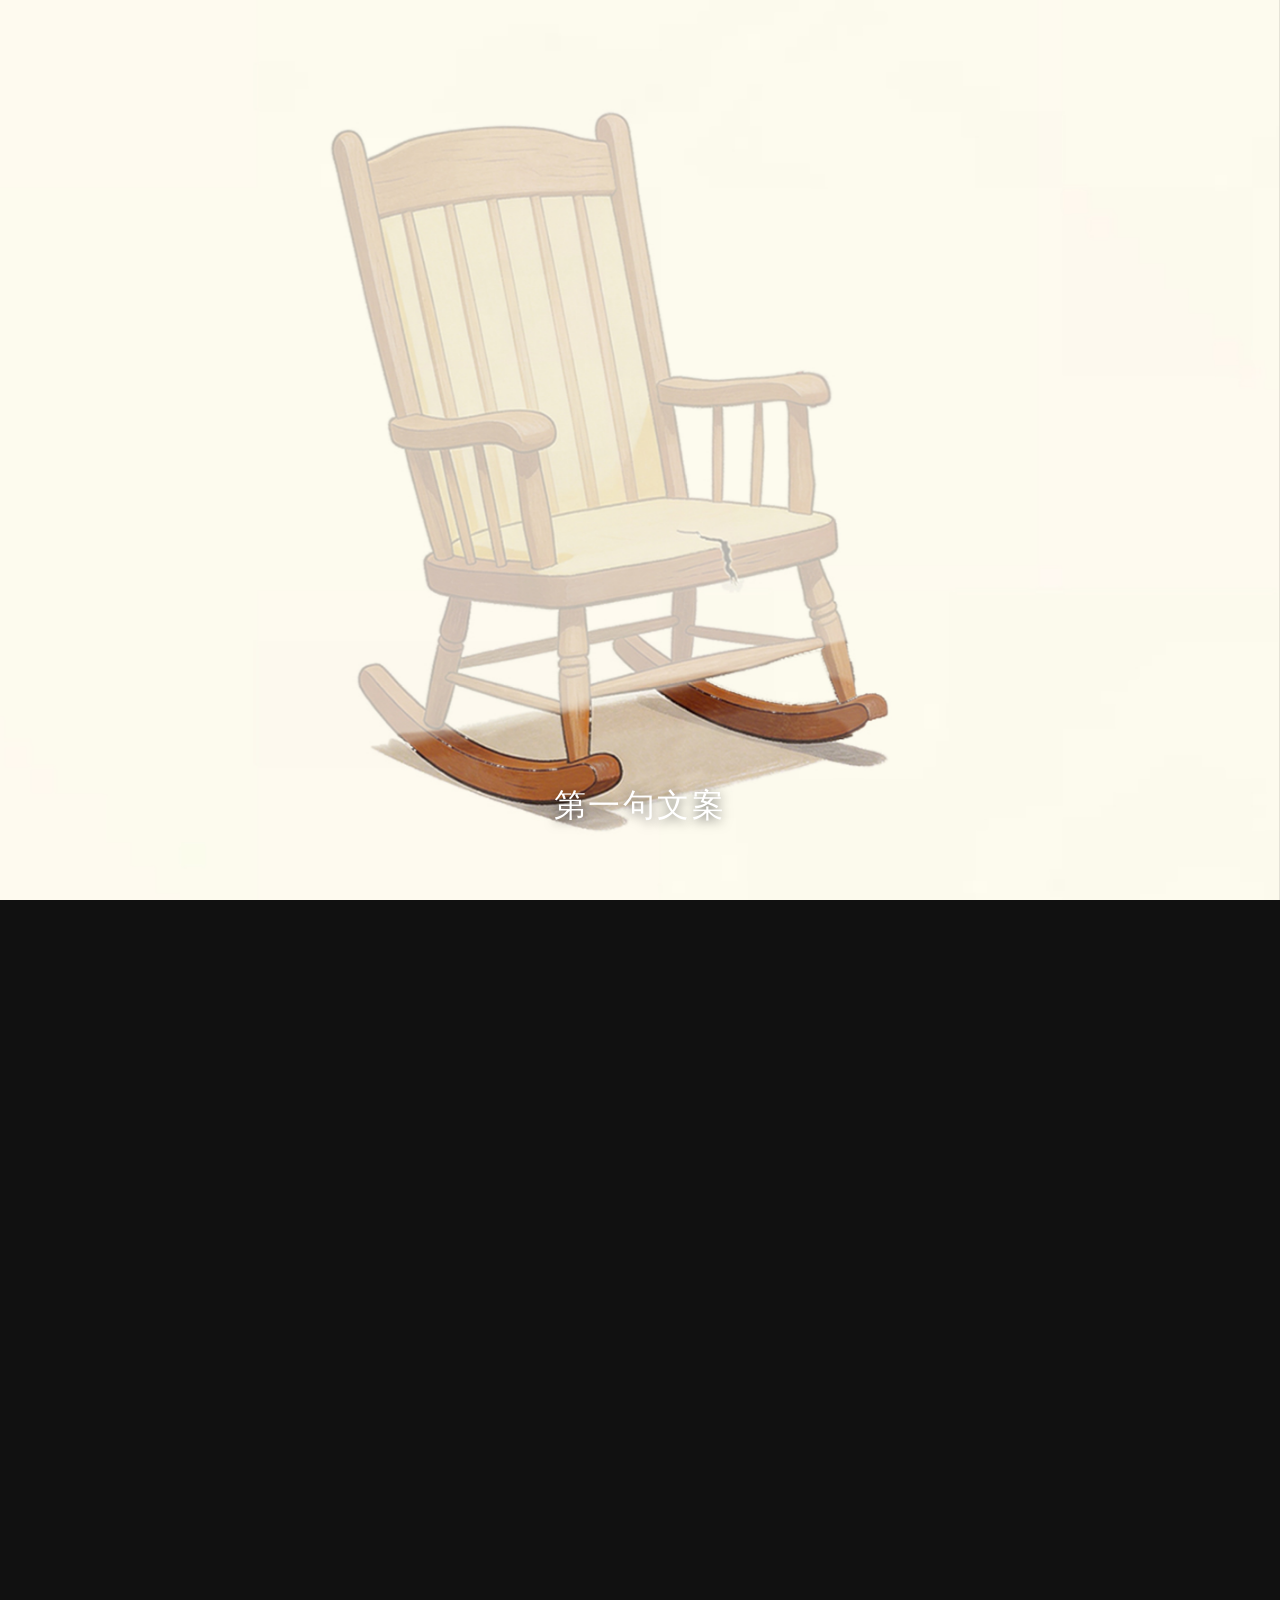
<file: crossfade.html>
<!DOCTYPE html>
<html lang="zh-CN">
<head>
<meta charset="UTF-8">
<meta name="viewport" content="width=device-width, initial-scale=1.0">
<title>滚动叠化图片展示</title>
<style>
  /* ========== 全局字体：思源宋体 ========== */
  :root{
    --font-sans: "Noto Serif SC", serif;
    --font-serif: "Noto Serif SC", serif;
  }
  html, body{
    font-family: "Noto Serif SC", serif;
  }
  h1, h2, h3, h4, h5, h6,
  .chapter-label, .eyebrow,
  .title-overlay h2, .chapter-cover h2,
  .root-ending h2, .sources-panel h2,
  .story-kicker, .process-flow-title,
  .interaction-card h3, .chart-card h3,
  .process-card h3, .loop-card h3,
  .waffle-module h3, .modal-title,
  .tooltip-title, .country-name,
  .person-name, #calcOutput{
    font-weight: 700;
  }
  p, li, span, div, a, td, th,
  label, input, textarea, button{
    font-weight: 400;
  }

  /* ============== 基础重置 ============== */
  *, *::before, *::after { margin: 0; padding: 0; box-sizing: border-box; }
  html, body {
    width: 100%;
    /* 撑出滚动空间：5张图，每张800px行程 = 4000px + 首屏100vh */
    height: calc(100vh + 4000px);
    background: #111;
  }

  /* ============== 图片层：全部 fixed 固定在视口 ============== */
  .crossfade-layer {
    position: fixed;
    top: 0;
    left: 0;
    width: 100vw;
    height: 100vh;
    object-fit: cover;
    will-change: opacity;
    pointer-events: none;
  }

  /* z-index 按顺序递增，通过 opacity 控制可见性 */
  .crossfade-layer:nth-child(1) { z-index: 1; }
  .crossfade-layer:nth-child(2) { z-index: 2; }
  .crossfade-layer:nth-child(3) { z-index: 3; }
  .crossfade-layer:nth-child(4) { z-index: 4; }
  .crossfade-layer:nth-child(5) { z-index: 5; }

  /* ============== 底部文案层（可选，浮在最上层） ============== */
  .caption-overlay {
    position: fixed;
    bottom: 8vh;
    left: 50%;
    transform: translateX(-50%);
    z-index: 100;
    color: #fff;
    font-family: "Noto Serif SC", "Songti SC", serif;
    font-size: clamp(1.2rem, 3vw, 2rem);
    letter-spacing: 0.08em;
    text-shadow: 0 2px 12px rgba(0,0,0,.6);
    text-align: center;
    pointer-events: none;
    opacity: 0;
    transition: opacity .5s ease;
  }
  .caption-overlay.is-visible {
    opacity: 1;
  }

  /* ============== 滚动提示（首屏底部） ============== */
  .scroll-hint {
    position: fixed;
    bottom: 3vh;
    left: 50%;
    transform: translateX(-50%);
    z-index: 100;
    color: rgba(255,255,255,.6);
    font-size: .85rem;
    letter-spacing: .15em;
    pointer-events: none;
    animation: hint-pulse 2s ease-in-out infinite;
  }
  @keyframes hint-pulse {
    0%, 100% { opacity: .6; }
    50% { opacity: .2; }
  }
</style>
</head>
<body>

<!-- ============== 5张全屏图片（替换 src 为你自己的图片路径） ============== -->
<!-- 图片1：椅子 -->
<img class="crossfade-layer" id="cf-0"
     src="./assets/images/chair-1.jpg"
     alt="椅子">
<!-- 图片2：第一句文案 -->
<img class="crossfade-layer" id="cf-1"
     src="./assets/images/chair-2.jpg"
     alt="第一句文案">
<!-- 图片3：第二句文案 -->
<img class="crossfade-layer" id="cf-2"
     src="./assets/images/chair-3.jpg"
     alt="第二句文案">
<!-- 图片4：第三句文案 -->
<img class="crossfade-layer" id="cf-3"
     src="./assets/images/chair-4.jpg"
     alt="第三句文案">
<!-- 图片5：结尾文案 -->
<img class="crossfade-layer" id="cf-4"
     src="./assets/images/chair-5.jpg"
     alt="结尾文案">

<!-- 底部文案（可选） -->
<div class="caption-overlay" id="caption"></div>

<!-- 滚动提示 -->
<div class="scroll-hint" id="scrollHint">向下滚动</div>

<script>
(function () {
  'use strict';

  /* ============== 配置 ============== */
  var IMAGES_COUNT = 5;          // 图片总数
  var SCROLL_PER_IMAGE = 800;    // 每张图片占用的滚动行程（px）
  var TOTAL_SCROLL = IMAGES_COUNT * SCROLL_PER_IMAGE; // 总行程

  /* 文案（可选，与图片对应） */
  var CAPTIONS = [
    '',              // 第1张无文案
    '第一句文案',
    '第二句文案',
    '第三句文案',
    '结尾文案'
  ];

  /* ============== 获取 DOM ============== */
  var layers = [];
  for (var i = 0; i < IMAGES_COUNT; i++) {
    layers.push(document.getElementById('cf-' + i));
  }
  var captionEl = document.getElementById('caption');
  var hintEl = document.getElementById('scrollHint');

  /* ============== 初始化：只显示第1张 ============== */
  for (var j = 0; j < IMAGES_COUNT; j++) {
    if (layers[j]) layers[j].style.opacity = j === 0 ? '1' : '0';
  }

  /* ============== 滚动驱动叠化 ============== */
  var ticking = false;

  function onScroll() {
    if (ticking) return;
    ticking = true;
    requestAnimationFrame(updateCrossfade);
  }

  function updateCrossfade() {
    ticking = false;

    var scrollY = window.scrollY || window.pageYOffset;
    /* progress: 0（首屏）→ 1（全部滚完） */
    var progress = Math.max(0, Math.min(1, scrollY / TOTAL_SCROLL));

    /* 隐藏滚动提示 */
    if (progress > 0.02 && hintEl) {
      hintEl.style.opacity = '0';
    }

    /* 计算当前在哪两张图之间 */
    var scaledIndex = progress * (IMAGES_COUNT - 1);
    var currentIdx = Math.floor(scaledIndex);
    var nextIdx = Math.min(currentIdx + 1, IMAGES_COUNT - 1);
    var localProgress = scaledIndex - currentIdx; // 0~1，当前区间的进度

    /* 更新所有图片的 opacity */
    for (var k = 0; k < IMAGES_COUNT; k++) {
      if (!layers[k]) continue;
      if (k < currentIdx) {
        /* 已过去的图片：完全透明 */
        layers[k].style.opacity = '0';
      } else if (k === currentIdx) {
        /* 当前图片：逐渐淡出 */
        layers[k].style.opacity = String(1 - localProgress);
      } else if (k === nextIdx && nextIdx !== currentIdx) {
        /* 下一张图片：逐渐淡入 */
        layers[k].style.opacity = String(localProgress);
      } else {
        /* 还没到的图片：完全透明 */
        layers[k].style.opacity = '0';
      }
    }

    /* 更新文案 */
    if (captionEl && CAPTIONS[nextIdx]) {
      captionEl.textContent = CAPTIONS[nextIdx];
      captionEl.classList.add('is-visible');
    } else if (captionEl) {
      captionEl.classList.remove('is-visible');
    }
  }

  window.addEventListener('scroll', onScroll, { passive: true });

  /* 首次调用 */
  updateCrossfade();
})();
</script>
</body>
</html>
</file>
<file: assets/styles/base.css>
/* ========== 全局字体：思源宋体 ========== */
  :root{
    --font-sans: "Noto Serif SC", serif;
    --font-serif: "Noto Serif SC", serif;
  }
  html, body{
    font-family: "Noto Serif SC", serif;
  }
  h1, h2, h3, h4, h5, h6,
  .chapter-label, .eyebrow,
  .title-overlay h2, .chapter-cover h2,
  .root-ending h2, .sources-panel h2,
  .story-kicker, .process-flow-title,
  .interaction-card h3, .chart-card h3,
  .process-card h3, .loop-card h3,
  .waffle-module h3, .modal-title,
  .tooltip-title, .country-name,
  .person-name, #calcOutput{
    font-weight: 700;
  }
  p, li, span, div, a, td, th,
  label, input, textarea, button{
    font-weight: 400;
  }

@font-face{font-family:StorySerif;src:url("../../_shared/fonts/Gloock-Regular.ttf") format("truetype");font-display:swap}
@font-face{font-family:StorySans;src:url("../../_shared/fonts/InstrumentSans-Regular.ttf") format("truetype");font-display:swap}

/* ============== 全局设计规范 · 治愈柔和有机自然风 ============== */
:root{
  /* 配色：全部使用CSS变量，禁止零散色值 */
  --bg-main:#fdfbee;           /* 页面主背景：暖米色 */
  --bg-warm:#f2dfad;           /* 暖色辅助背景 */
  --text-dark:#141413;         /* 正文深色文字 */
  --text-light:#757063;        /* 辅助浅文字 */
  --text-extralight:#cfccc5;   /* 极浅文字/边框 */
  --text-muted:#6f6a5d;        /* 弱化文字（兼容旧变量） */
  --accent-blue:#315f78;       /* 蓝色强调 */
  --accent-blue2:#b8d5df;      /* 浅蓝辅助 */
  --accent-gold:#c67b2e;       /* 金色强调 */
  --accent-green:#5f7d4f;      /* 绿色强调 */
  --accent-leaf:#9bb277;       /* 叶绿色辅助 */
  --accent-soil:#4a3327;       /* 泥土色辅助 */
  --card-bg:rgba(255,252,242,.88); /* 卡片背景 */
  --shadow-soft:0 24px 80px rgba(44,34,24,.14); /* 柔和阴影 */

  /* 字体规范 */
  --font-serif:StorySerif,"Noto Serif SC","Source Han Serif CN",serif;
  --font-sans:StorySans,"Noto Sans SC","Microsoft YaHei",sans-serif;
  --font-weight-title:600;     /* 标题字重 */
  --font-weight-body:400;      /* 正文字重 */

  /* 间距基准：4px网格 */
  --space-xs:.25rem;           /* 4px */
  --space-sm:.5rem;            /* 8px */
  --space-md:1rem;             /* 16px */
  --space-lg:1.5rem;           /* 24px */
  --space-xl:2rem;             /* 32px */
  --space-2xl:3rem;            /* 48px */

  /* 圆角统一 */
  --radius-none:0px;
  --radius-sm:8px;
  --radius-md:12px;
  --radius-lg:28px;

  /* 动画动效标准：统一0.15s-0.3s缓动 */
  --duration-fast:.15s;
  --duration-normal:.25s;
  --duration-slow:.3s;
  --ease-soft:cubic-bezier(.22,.8,.36,1);
  --ease-out: ease-out;
}

*{box-sizing:border-box}
html{scroll-behavior:smooth}
body{
  margin:0;
  background:var(--bg-main);
  color:var(--text-dark);
  font:14pt/1.85 "Noto Serif SC", serif;
  font-weight:var(--font-weight-body);
  cursor:auto
}


/* 标题字体统一 */
h1,h2,h3,h4,h5,h6,
.hero-copy h1,.title-overlay h2,
.chapter-cover h2{
  font-family:var(--font-serif);
  font-weight:var(--font-weight-title);
}

a{color:var(--accent-blue);text-decoration-thickness:.08em;text-underline-offset:.2em}
button,input{font:inherit}
button{cursor:pointer}

.skip-link{position:absolute;left:1rem;top:-4rem;background:#fff;color:#000;padding:.5rem 1rem;z-index:20}
.skip-link:focus{top:1rem}
:focus-visible{outline:3px solid var(--accent-gold);outline-offset:4px}

#ambient-canvas{position:fixed;inset:0;z-index:-1;pointer-events:none}

.chart{min-height:320px}
.source-link,.visual-note{overflow-wrap:anywhere}

/* 系统减少动画模式：关闭所有动效 */
@media (prefers-reduced-motion:reduce){
  *,*:before,*:after{
    animation-duration:.001ms!important;
    transition-duration:.001ms!important;
    scroll-behavior:auto!important
  }
  body{cursor:auto}
}

/* 移动端适配 */
@media (max-width:720px){
  body{font-size:16px;cursor:auto}
  .chart{min-height:260px}
}

/* 打印适配 */
@media print{
  body{cursor:auto;background:#fff}
  .door-hero,#ambient-canvas,.umbrella-cursor,.tree-symbol{display:none}
  .article-body{max-width:none}
  .chart-card,.interaction-card{break-inside:avoid}
}
</file>
<file: assets/styles/story.css>
/* ========== 全局字体：思源宋体 ========== */
  :root{
    --font-sans: "Noto Serif SC", serif;
    --font-serif: "Noto Serif SC", serif;
  }
  html, body{
    font-family: "Noto Serif SC", serif;
  }
  h1, h2, h3, h4, h5, h6,
  .chapter-label, .eyebrow,
  .title-overlay h2, .chapter-cover h2,
  .root-ending h2, .sources-panel h2,
  .story-kicker, .process-flow-title,
  .interaction-card h3, .chart-card h3,
  .process-card h3, .loop-card h3,
  .waffle-module h3, .modal-title,
  .tooltip-title, .country-name,
  .person-name, #calcOutput{
    font-weight: 700;
  }
  p, li, span, div, a, td, th,
  label, input, textarea, button{
    font-weight: 400;
  }

.door-hero{min-height:100vh;display:grid;grid-template-columns:minmax(280px,1fr) minmax(320px,.82fr);gap:6vw;align-items:center;padding:7vw;overflow:hidden}.hero-copy h1,.title-overlay h2{font-family:StorySerif,"Noto Serif SC",serif;font-size:clamp(2.6rem,7vw,7.4rem);line-height:1.05;letter-spacing:-.05em;margin:.2em 0}.eyebrow{letter-spacing:.28em;color:var(--accent-gold);font-weight:700}.key-button,.role-buttons button,.person-switch button,#nextProcess,.loop-nodes button,#runwayButtons button{border:1px solid rgba(20,20,19,.18);border-radius:999px;background:#fff7df;padding:.75rem 1.1rem;box-shadow:0 8px 20px rgba(0,0,0,.06)}.door-stage{height:min(72vh,720px);perspective:900px;display:grid;place-items:center}.door-panel{width:min(360px,70vw);height:min(590px,70vh);border-radius:170px 170px 18px 18px;background:linear-gradient(110deg,#5d402e,#1e1712);box-shadow:inset -30px 0 60px rgba(0,0,0,.4),var(--shadow-soft);position:relative;transform-origin:left center;transition:transform 1.2s cubic-bezier(.2,.8,.2,1)}.door-light{position:absolute;width:42vw;height:42vw;border-radius:50%;background:radial-gradient(circle,#fff6c8,rgba(245,183,89,.18),transparent 68%);filter:blur(10px);opacity:.55}.key-shape{position:absolute;right:-58px;top:50%;width:130px;height:20px;background:var(--accent-gold);border-radius:12px;transform-origin:24px 50%;transition:transform 1s}.key-shape:before{content:"";position:absolute;left:-34px;top:-19px;width:48px;height:48px;border:12px solid var(--accent-gold);border-radius:50%}.key-shape:after{content:"";position:absolute;right:7px;top:17px;width:24px;height:8px;background:var(--accent-gold);border-radius:4px}.door-panel.is-open{transform:rotateY(-112deg)}.key-shape.is-turned{transform:rotate(180deg)}.title-card{position:relative;min-height:60vh;display:grid;place-items:center;padding:10vh 6vw;background:linear-gradient(180deg,#f5efe1,#e8dcc8 55%,#d4c5a8 100%);color:#2c1d09;overflow:hidden}.title-card .tree-symbol{position:absolute;inset:0;opacity:.18;pointer-events:none}.title-card .tree-symbol .canopy{position:absolute;left:50%;top:12%;width:34vw;height:34vw;border-radius:50%;background:radial-gradient(circle,#b8d5df,rgba(184,213,223,0) 70%);filter:blur(40px);transform:translateX(-50%)}.title-card .tree-symbol .trunk{position:absolute;left:50%;top:35%;width:2px;height:55%;background:linear-gradient(180deg,rgba(74,51,39,.35),transparent);transform:translateX(-50%)}.title-overlay{position:relative;text-align:center;max-width:800px}.title-overlay .eyebrow{display:block;margin-bottom:.6em;font-size:clamp(.8rem,1.6vw,1rem);letter-spacing:.28em;color:var(--accent-gold);font-weight:700;text-transform:uppercase}.title-overlay h2{font-size:clamp(2.6rem,7vw,5.4rem);line-height:1.08;letter-spacing:-.04em;margin:.1em 0;color:#2c1d09;text-shadow:0 2px 12px rgba(255,255,255,.45)}.title-overlay h2 i{font-style:normal;margin:0 .25em;color:var(--accent-gold)}.title-overlay .sub{display:block;margin-top:.4em;font-size:clamp(.95rem,1.8vw,1.1rem);color:rgba(58,42,20,.7);letter-spacing:.04em}.article-body{max-width:60%;margin:0 auto;padding:0}.story-shell{padding:6vh 0}.story-shell>p,.story-shell>blockquote,.story-shell>section{margin-bottom:2.2rem}.lead-box{font-size:14pt;line-height:1.75;color:var(--text-muted);margin-bottom:2.8rem}.story-kicker{font-weight:700;color:var(--accent-gold);margin-bottom:.4rem}.chapter-cover{position:relative;padding:10vh 6vw 6vh;text-align:center;overflow:hidden}.chapter-cover .chapter-label{display:inline-block;font-size:clamp(.7rem,1.4vw,.85rem);letter-spacing:.28em;color:var(--accent-gold);font-weight:700;text-transform:uppercase;margin-bottom:.6em}.chapter-cover h2{font-family:StorySerif,"Noto Serif SC",serif;font-size:clamp(2.2rem,5.5vw,4.2rem);line-height:1.1;letter-spacing:-.03em;margin:0;color:#2c1d09}.chapter-cover h2 small{display:block;margin-top:.35em;font-size:.55em;color:rgba(58,42,20,.65);font-weight:400;letter-spacing:.02em}.chapter-cover.finale{padding:14vh 6vw}.chapter-cover.finale h2{font-size:clamp(2.6rem,7vw,5.4rem)}.chapter-cover.finale h2 small{font-size:.5em;color:rgba(58,42,20,.55)}.tree-symbol{position:relative;width:120px;height:180px;margin:0 auto 2rem}.tree-symbol .canopy{position:absolute;left:50%;top:0;width:100px;height:100px;border-radius:50%;background:radial-gradient(circle,#b8d5df,rgba(184,213,223,0) 70%);filter:blur(8px);transform:translateX(-50%)}.tree-symbol .trunk{position:absolute;left:50%;top:45px;width:2px;height:135px;background:linear-gradient(180deg,rgba(74,51,39,.35),transparent);transform:translateX(-50%)}.visual-note{display:block;text-align:center;font-size:.9rem;color:rgba(20,20,19,.45);margin:1.2rem 0;padding:.6rem 1rem;border:1px dashed rgba(20,20,19,.12);border-radius:var(--radius-sm);background:rgba(255,252,242,.5)}.interaction-card,.chart-card,.process-card,.loop-card,.waffle-module{background:var(--card-bg);border-radius:var(--radius-lg);padding:clamp(1.2rem,3vw,2rem) clamp(.6rem,1.5vw,1rem);box-shadow:var(--shadow-soft);margin:2.4rem 0}.interaction-card{max-width:100%;margin:1.6rem 0}.interaction-card h3,.chart-card h3,.process-card h3,.loop-card h3,.waffle-module h3{font-size:clamp(1.1rem,2.4vw,1.4rem);margin:.2em 0 .8em;color:#2c1d09}.module-note{font-size:.85rem;color:rgba(20,20,19,.5);margin-top:.6rem}.source-link{font-size:.85rem;color:rgba(20,20,19,.5);margin:1rem 0}.source-link a{color:var(--accent-blue)}.person-switch{display:flex;gap:.6rem;flex-wrap:wrap;margin-bottom:1rem}.person-switch button{flex:1;min-width:100px}.track-output{min-height:120px;padding:1rem;background:rgba(255,252,242,.6);border-radius:var(--radius-md);margin-top:.8rem}.role-buttons{display:flex;gap:.5rem;flex-wrap:wrap;margin-bottom:1rem}.role-buttons button{flex:1;min-width:90px;padding:.8rem .5rem}#calcOutput{display:block;margin:1rem 0;font-size:1.1rem;font-weight:700;color:#2c1d09}.process-card ol{counter-reset:step;padding-left:0;list-style:none}.process-card li{counter-increment:step;padding:.6rem 0 .6rem 2.2rem;position:relative;border-bottom:1px dashed rgba(20,20,19,.1)}.process-card li:before{content:counter(step);position:absolute;left:0;top:.6rem;width:1.6rem;height:1.6rem;border-radius:50%;background:var(--accent-gold);color:#fff;font-size:.75rem;display:grid;place-items:center}.loop-nodes{display:flex;gap:1rem;justify-content:center;flex-wrap:wrap}.loop-nodes button{min-width:140px}.city-slider{position:relative;overflow:hidden;padding-left:0;padding-right:0}.city-slider .module-note{margin-bottom:.6rem}#cityCards{display:flex;gap:1rem;overflow-x:auto;scroll-snap-type:x mandatory;padding-bottom:.5rem}#cityCards>div{flex:0 0 280px;scroll-snap-align:start;background:rgba(255,252,242,.6);border-radius:var(--radius-md);padding:1rem}.country-runway .country-output{min-height:160px;padding:1rem;background:rgba(255,252,242,.6);border-radius:var(--radius-md);margin-top:.8rem}.root-ending{padding:10vh 6vw 6vh;text-align:center;background:linear-gradient(180deg,transparent,rgba(245,239,225,.6))}.root-ending h2{font-family:StorySerif,"Noto Serif SC",serif;font-size:clamp(2rem,5vw,3.2rem);color:#2c1d09;margin:.2em 0}.credits-panel-new{padding:3vh 6vw 2vh;background:linear-gradient(180deg,#837550 0%,#7a6548 60%);text-align:center}.credits-new-inner{max-width:600px;margin:0 auto}.credits-new-item{margin-bottom:1.2rem}.credits-new-item:last-child{margin-bottom:0}.credits-new-title{font-family:StorySerif,"Noto Serif SC",serif;font-size:clamp(1.2rem,2.5vw,1.5rem);color:#f5efe1;margin:0 0 .4rem;font-weight:700}.credits-new-text{font-size:clamp(.9rem,1.6vw,1rem);color:#e8dcc8;margin:.2rem 0}.credits-new-grid{display:flex;flex-wrap:wrap;justify-content:center;gap:.4rem 1.2rem;max-width:420px;margin:0 auto}.credits-new-grid span{font-size:clamp(.85rem,1.5vw,.95rem);color:#e8dcc8;white-space:nowrap}
.sources-panel{padding:4vh 6vw 8vh;max-width:760px;margin:0 auto}.sources-panel h2{font-size:clamp(1.2rem,3vw,1.6rem);margin-bottom:1rem;color:#2c1d09}.sources-panel ul{list-style:none;padding:0}.sources-panel li{padding:.4rem 0;font-size:.9rem;color:rgba(20,20,19,.65)}.sources-panel a{color:var(--accent-blue)}.waffle{display:grid;grid-template-columns:repeat(12,1fr);gap:4px;max-width:360px;margin:1rem auto}.waffle .cell{width:100%;aspect-ratio:1/1;border-radius:var(--radius-sm);background:rgba(20,20,19,.08);transition:transform var(--duration-normal) var(--ease-soft),background var(--duration-normal) var(--ease-soft)}.waffle .cell.is-active{background:var(--accent-gold)}.waffle .cell:hover,.waffle .cell:focus-visible{transform:scale(1.15);background:rgba(20,20,19,.18);outline:none}

/* ============== 定点机构准入流程图 ============== */
.process-flow-card{margin:1.5rem clamp(5rem,18vw,346px);padding:0;background:transparent;border:none;box-shadow:none}
.process-flow-title{font-size:clamp(1.1rem,2.2vw,1.35rem);margin:0 0 30px;color:#2c1d09;text-align:center;font-weight:700}
.process-flow-block{display:grid;grid-template-columns:1fr 1fr;gap:20px;align-items:center;margin-bottom:28px}
.process-flow-block:last-of-type{margin-bottom:0}
.process-flow-block .process-flow-img{grid-column:2;grid-row:1;display:flex;align-items:center;justify-content:center}
.process-flow-block .process-flow-text{grid-column:1;grid-row:1}
.process-flow-reverse .process-flow-img{grid-column:1;grid-row:1}
.process-flow-reverse .process-flow-text{grid-column:2;grid-row:1}
.process-flow-img img{width:auto;height:auto;max-height:175px;max-width:95%;object-fit:contain;border-radius:var(--radius-md);margin:0 auto;display:block}
.process-flow-text{display:flex;flex-direction:column;justify-content:center;padding:0 .2rem}
.process-flow-block .process-flow-text{text-align:center;padding-right:20px;padding-left:20px}
.process-flow-reverse .process-flow-text{text-align:center;padding-left:20px;padding-right:20px}
.process-flow-lead{font-size:clamp(.9rem,1.6vw,1rem);line-height:1.7;color:#2c1d09;margin:0 0 .25rem;font-weight:500}
.process-flow-body{font-size:clamp(.88rem,1.5vw,.98rem);line-height:1.7;color:var(--text-muted)}
.process-flow-body p{margin:.15em 0;line-height:1.7}
.process-flow-btn{display:inline-block;font-size:.82rem;color:var(--accent-blue);background:none;border:none;border-bottom:1px dashed var(--accent-blue);cursor:pointer;padding:6px 8px;margin-left:.3em;vertical-align:baseline;transition:color .2s,border-color .2s}
.process-flow-btn:hover{color:#2c1d09;border-color:#2c1d09}

/* 弹窗 */
.process-flow-modal{position:fixed;inset:0;z-index:100;display:flex;align-items:center;justify-content:center;visibility:hidden;opacity:0;transition:opacity .3s,visibility .3s}
.process-flow-modal.is-open{visibility:visible;opacity:1}
.process-flow-modal-backdrop{position:absolute;inset:0;background:rgba(0,0,0,.45)}
.process-flow-modal-content{position:relative;background:#fff;border-radius:var(--radius-lg);padding:clamp(1.5rem,4vw,2.5rem);max-width:560px;width:90%;max-height:80vh;overflow-y:auto;box-shadow:0 16px 48px rgba(0,0,0,.18)}
.process-flow-modal-content h4{font-size:clamp(1.05rem,2.2vw,1.25rem);color:#2c1d09;margin:0 0 1em;font-weight:700}
.process-flow-modal-content ol{padding-left:1.4em;margin:0}
.process-flow-modal-content li{font-size:.95rem;line-height:1.75;color:var(--text-muted);margin-bottom:.4em}
.process-flow-modal-close{position:absolute;top:.8rem;right:1rem;background:none;border:none;font-size:1.5rem;color:rgba(20,20,19,.5);cursor:pointer;line-height:1;padding:0;transition:color .2s}
.process-flow-modal-close:hover{color:#2c1d09}

/* ============== 地图模块操作提示 ============== */
.sticky-map-chart{position:relative}
.map-hint-text{position:absolute;bottom:110px;left:14px;z-index:5;font-size:13px;color:#a09580;font-weight:400;line-height:1.5;max-width:180px;text-align:left;margin:0;padding:0;background:none;border:none;border-radius:0}
@media(max-width:640px){.map-hint-text{font-size:11px;max-width:140px;bottom:90px;left:10px}}

/* ============== 插入图片（等比例缩小，宽度不超过文字区域40%） ============== */
.insert-figure{display:block;margin:1.2rem auto;text-align:center}
.insert-figure img{display:block;max-width:48%;width:auto;height:auto;margin:0 auto;border-radius:var(--radius-md)}
@media(max-width:720px){.insert-figure img{max-width:65%}}

/* 响应式：窄屏改为上下排列 */
@media(max-width:768px){
.process-flow-block,.process-flow-reverse{grid-template-columns:1fr;direction:ltr;gap:16px;margin-bottom:24px}
.process-flow-block .process-flow-img,
.process-flow-block .process-flow-text,
.process-flow-reverse .process-flow-img,
.process-flow-reverse .process-flow-text{grid-column:auto;grid-row:auto}
.process-flow-img img{max-height:200px;max-width:100%}
.process-flow-block .process-flow-text,
.process-flow-reverse .process-flow-text{padding:0 1rem;text-align:left}
}

/* ============== 卷帘门 · 进入正文动画（极简版） ============== */
/* 卷帘容器：仅占用紧凑高度（约一行小字 + 光带），激活后高度收为 0 形成上抬塌缩 */
.curtain-stage{position:relative;width:100%;height:0;overflow:hidden;margin:0;will-change:height;transition:height .8s ease-in-out}
/* 极简封面：透明背景，无暖色覆盖，仅承载提示文字与光带 */
.curtain-hero{position:absolute;inset:0;display:grid;place-items:center;background:transparent;will-change:transform;transition:transform .8s ease-in-out}
.curtain-cover{position:relative;width:100%;height:100%;display:flex;flex-direction:column;align-items:center;justify-content:center;gap:clamp(.85rem,1.6vw,1.1rem);padding:0;text-align:center}
/* 浅色小字提示：紧贴光带上方 */
.curtain-hint{margin:0;font-size:clamp(.78rem,1.4vw,.92rem);letter-spacing:.14em;color:rgba(20,20,19,.42);font-weight:400;animation:curtain-hint-fade 2.4s ease-in-out infinite}
@keyframes curtain-hint-fade{0%,100%{opacity:.55}50%{opacity:.95}}
/* 触发按钮：无文字横条，相对定位（不再绝对吸底），呼吸式发光 */
.scroll-trigger{position:relative;width:150px;height:6px;padding:0;border:0;border-radius:50px;background:rgba(20,20,19,.18);cursor:pointer;outline:none;-webkit-tap-highlight-color:transparent;animation:curtain-breath 1.5s ease-in-out infinite;transition:transform var(--duration-normal) var(--ease-soft)}
/* 增加点击命中区，移动端更易触达 */
.scroll-trigger:before{content:"";position:absolute;inset:-22px -32px;border-radius:60px}
.scroll-trigger:hover{transform:scaleX(1.05)}
.scroll-trigger:active{transform:scaleX(.96)}
.scroll-trigger:focus-visible{box-shadow:0 0 0 3px rgba(184,128,28,.35),0 0 24px 4px rgba(255,232,160,.85)}
/* 呼吸动画：opacity 0.4↔1.0，box-shadow 由无到温暖发光（暖金光晕） */
@keyframes curtain-breath{0%,100%{opacity:.4;box-shadow:0 0 0 rgba(255,232,160,0)}50%{opacity:1;box-shadow:0 0 24px 4px rgba(255,232,160,.85),0 0 48px 10px rgba(255,196,90,.4)}}
/* 卷帘门拉起：容器塌缩 + 封面整体上移，0.8s 同步完成 */
.curtain-stage.is-rolled{height:0;margin:0}
.curtain-stage.is-rolled .curtain-hero{transform:translateY(-100%)}
.curtain-stage.is-rolled .scroll-trigger,.curtain-stage.is-rolled .curtain-hint{animation:none;opacity:0;transition:opacity var(--duration-normal) var(--ease-soft)}
/* 正文滑入：卷帘门收起时，下方章节同步从下方轻微滑入 */
.curtain-stage.is-rolled + .chapter-cover{animation:curtain-content-rise .8s ease-in-out both}
@keyframes curtain-content-rise{0%{opacity:.72;transform:translateY(36px)}100%{opacity:1;transform:translateY(0)}}
/* 移动端：略缩窄按钮 */
@media (max-width:640px){.scroll-trigger{width:120px;height:5px}.curtain-hint{font-size:.78rem;letter-spacing:.12em}}
/* 减弱动效偏好：去掉呼吸闪烁与缓动 */
@media (prefers-reduced-motion:reduce){.scroll-trigger,.curtain-hint{animation:none;opacity:.85}.curtain-stage,.curtain-hero{transition:none}.curtain-stage.is-rolled + .chapter-cover{animation:none}}
body>p{margin-left:clamp(5rem,18vw,346px);margin-right:clamp(5rem,18vw,346px)}
body>blockquote,.uncle-tracker{margin-left:clamp(5rem,18vw,346px);margin-right:clamp(5rem,18vw,346px)}
.oldyear-next{margin-left:clamp(5rem,18vw,346px);margin-right:clamp(5rem,18vw,346px)}

/* ============== 摇杆职业对比卡片：放大文字 & 宽度 ============== */
.job-joystick{text-align:center}
.job-joystick h3{text-align:center}

/* ============== 下一章按钮居中 ============== */
.next-chapter-arrow{margin-left:auto!important;margin-right:auto!important;text-align:center}
.jj-info{flex:0 0 32%!important;min-height:220px!important;text-align:left!important}
.jj-info-right{padding-left:2.5rem!important}
.jj-info-inner h4{font-size:clamp(1.05rem,2vw,1.25rem)!important;margin-bottom:.5rem!important}
.jj-info-inner p{font-size:clamp(.95rem,1.8vw,1.1rem)!important;line-height:1.7!important;word-wrap:break-word;overflow-wrap:break-word}
.job-joystick h3{font-size:clamp(1.15rem,2.4vw,1.4rem)!important}
@media(max-width:767px){
  .jj-info{flex:0 0 auto!important;width:100%!important;min-height:auto!important;position:relative!important}
  .jj-info-inner{position:relative!important;opacity:1!important;transform:none!important;pointer-events:auto!important}
  .jj-info-inner:not(.is-visible){display:none!important}
}
</file>
